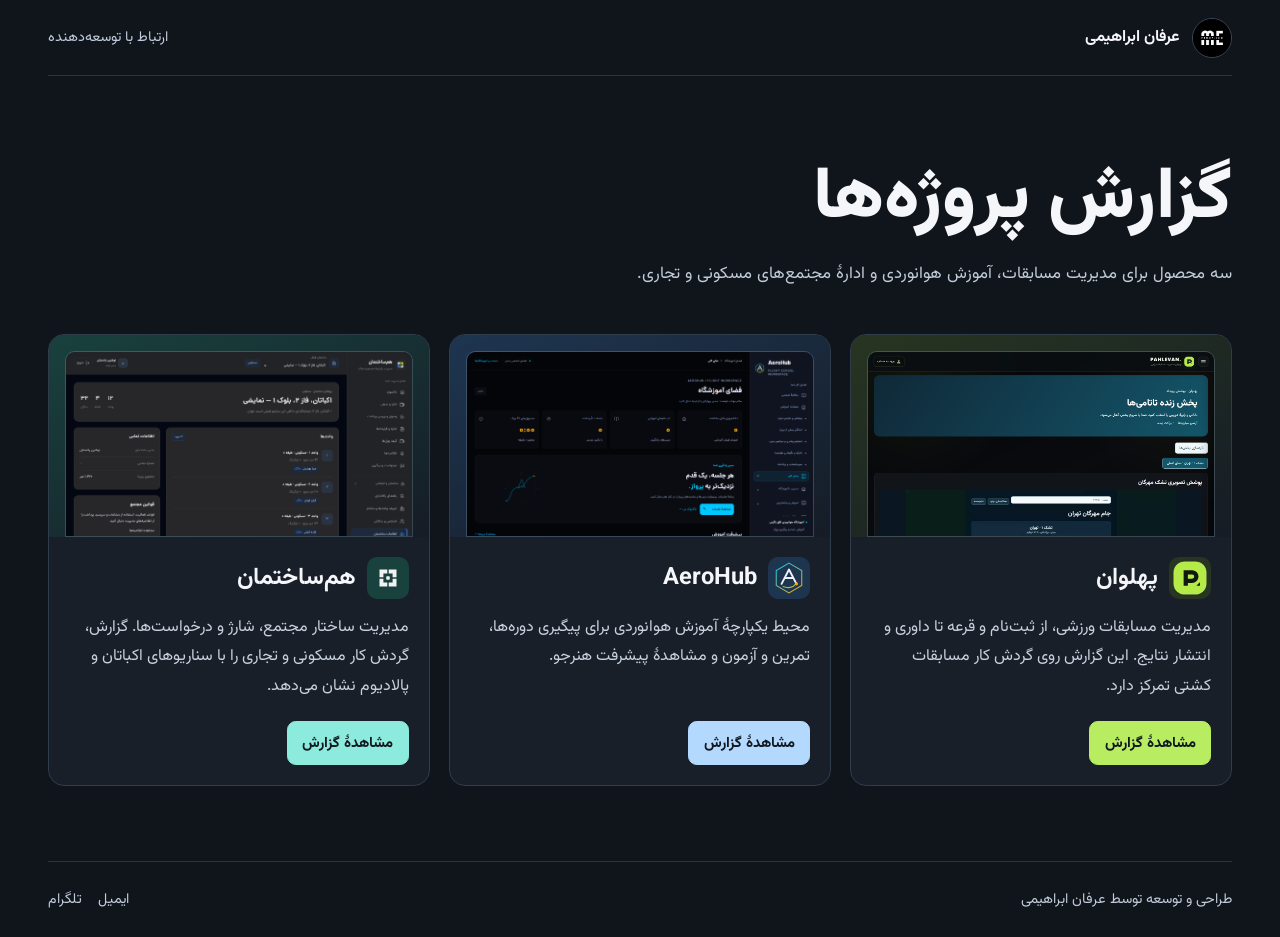
<file: index.html>
<!doctype html>
<html lang="fa" dir="rtl">
<head>
  <meta charset="utf-8">
  <meta name="viewport" content="width=device-width, initial-scale=1">
  <meta name="description" content="گزارش تصویری سه محصول عرفان ابراهیمی، پهلوان، AeroHub و هم‌ساختمان.">
  <title>پروژه‌های عرفان ابراهیمی</title>
  <link rel="icon" href="./pahlevan/assets/developer-me-still.png" type="image/png">
  <link rel="stylesheet" href="./site.css">
</head>
<body>
  <header class="frame masthead">
    <a class="identity" href="./" aria-current="page">
      <img src="./pahlevan/assets/developer-me-still.png" alt="" width="40" height="40">
      عرفان ابراهیمی
    </a>
    <a class="contact" href="mailto:ebrahimi.erfan89@gmail.com">ارتباط با توسعه‌دهنده</a>
  </header>

  <main class="frame">
    <div class="intro">
      <h1>گزارش پروژه‌ها</h1>
      <p>سه محصول برای مدیریت مسابقات، آموزش هوانوردی و ادارهٔ مجتمع‌های مسکونی و تجاری.</p>
    </div>

    <div class="projects">
      <article class="project pahlevan">
        <div class="project-image"><img src="./pahlevan/screen-previews/08-live.png" alt="نمای ثبت و پیگیری زندهٔ مسابقات پهلوان" width="480" height="270"></div>
        <div class="project-body">
          <div class="project-title"><img src="./pahlevan/assets/pahlevan-mark.svg" alt="" width="42" height="42"><h2>پهلوان</h2></div>
          <p>مدیریت مسابقات ورزشی، از ثبت‌نام و قرعه تا داوری و انتشار نتایج. این گزارش روی گردش کار مسابقات کشتی تمرکز دارد.</p>
          <div class="actions"><a href="./pahlevan/" aria-label="مشاهدهٔ گزارش پهلوان">مشاهدهٔ گزارش</a></div>
        </div>
      </article>

      <article class="project aerohub">
        <div class="project-image"><img src="./aerohub/screen-previews/dashboard.png" alt="نمای داشبورد آموزش هوانوردی AeroHub" width="480" height="270"></div>
        <div class="project-body">
          <div class="project-title"><img src="./aerohub/assets/symbol.svg" alt="" width="42" height="42"><h2 dir="ltr">AeroHub</h2></div>
          <p>محیط یکپارچهٔ آموزش هوانوردی برای پیگیری دوره‌ها، تمرین و آزمون و مشاهدهٔ پیشرفت هنرجو.</p>
          <div class="actions"><a href="./aerohub/" aria-label="مشاهدهٔ گزارش AeroHub">مشاهدهٔ گزارش</a></div>
        </div>
      </article>

      <article class="project building">
        <div class="project-image"><img src="./ham-sakhteman/screen-previews/structure.png" alt="نمای ساختار درختی مجتمع در هم‌ساختمان" width="480" height="270"></div>
        <div class="project-body">
          <div class="project-title"><img src="./ham-sakhteman/assets/brand.svg" alt="" width="42" height="42"><h2>هم‌ساختمان</h2></div>
          <p>مدیریت ساختار مجتمع، شارژ و درخواست‌ها. گزارش، گردش کار مسکونی و تجاری را با سناریوهای اکباتان و پالادیوم نشان می‌دهد.</p>
          <div class="actions"><a href="./ham-sakhteman/" aria-label="مشاهدهٔ گزارش هم‌ساختمان">مشاهدهٔ گزارش</a></div>
        </div>
      </article>
    </div>
  </main>

  <footer class="frame footer">
    <span>طراحی و توسعه توسط عرفان ابراهیمی</span>
    <nav aria-label="روش‌های ارتباط">
      <a href="mailto:ebrahimi.erfan89@gmail.com">ایمیل</a>
      <a href="https://t.me/ME_7676">تلگرام</a>
    </nav>
  </footer>
</body>
</html>
</file>
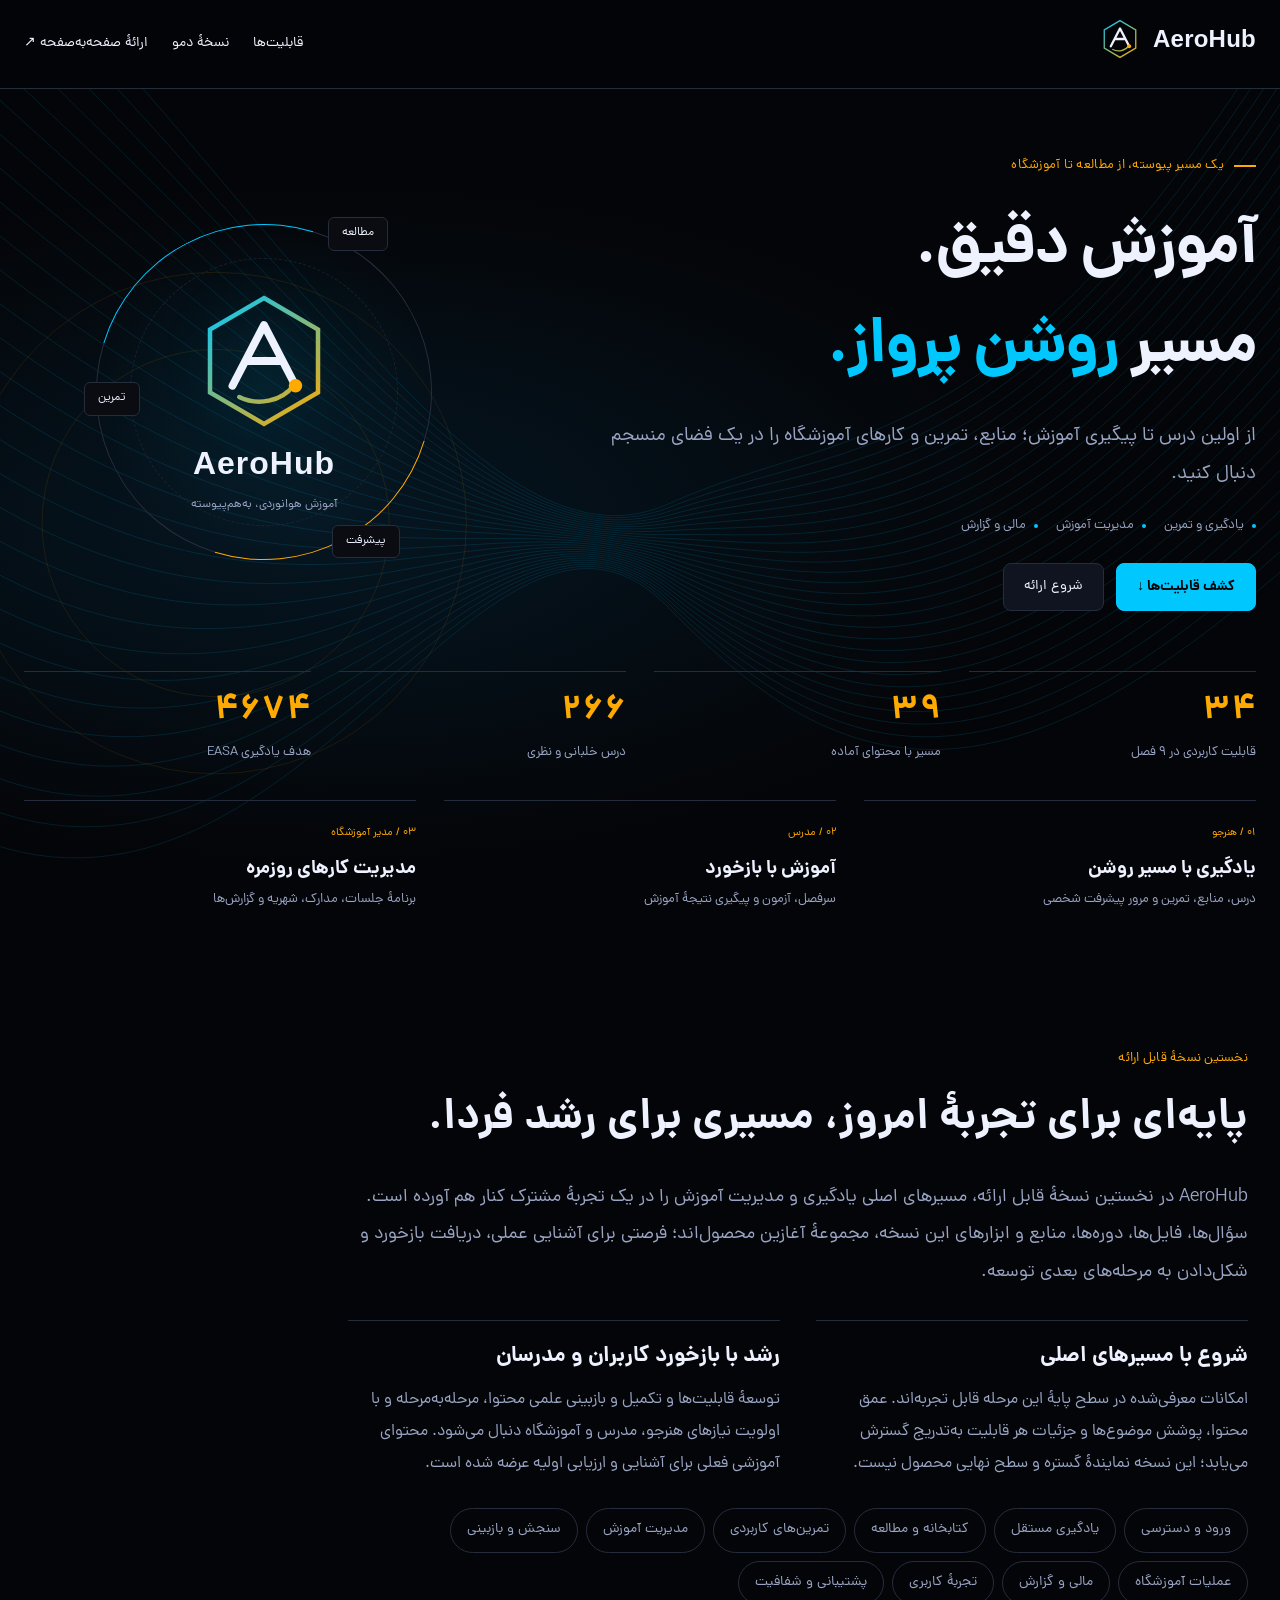
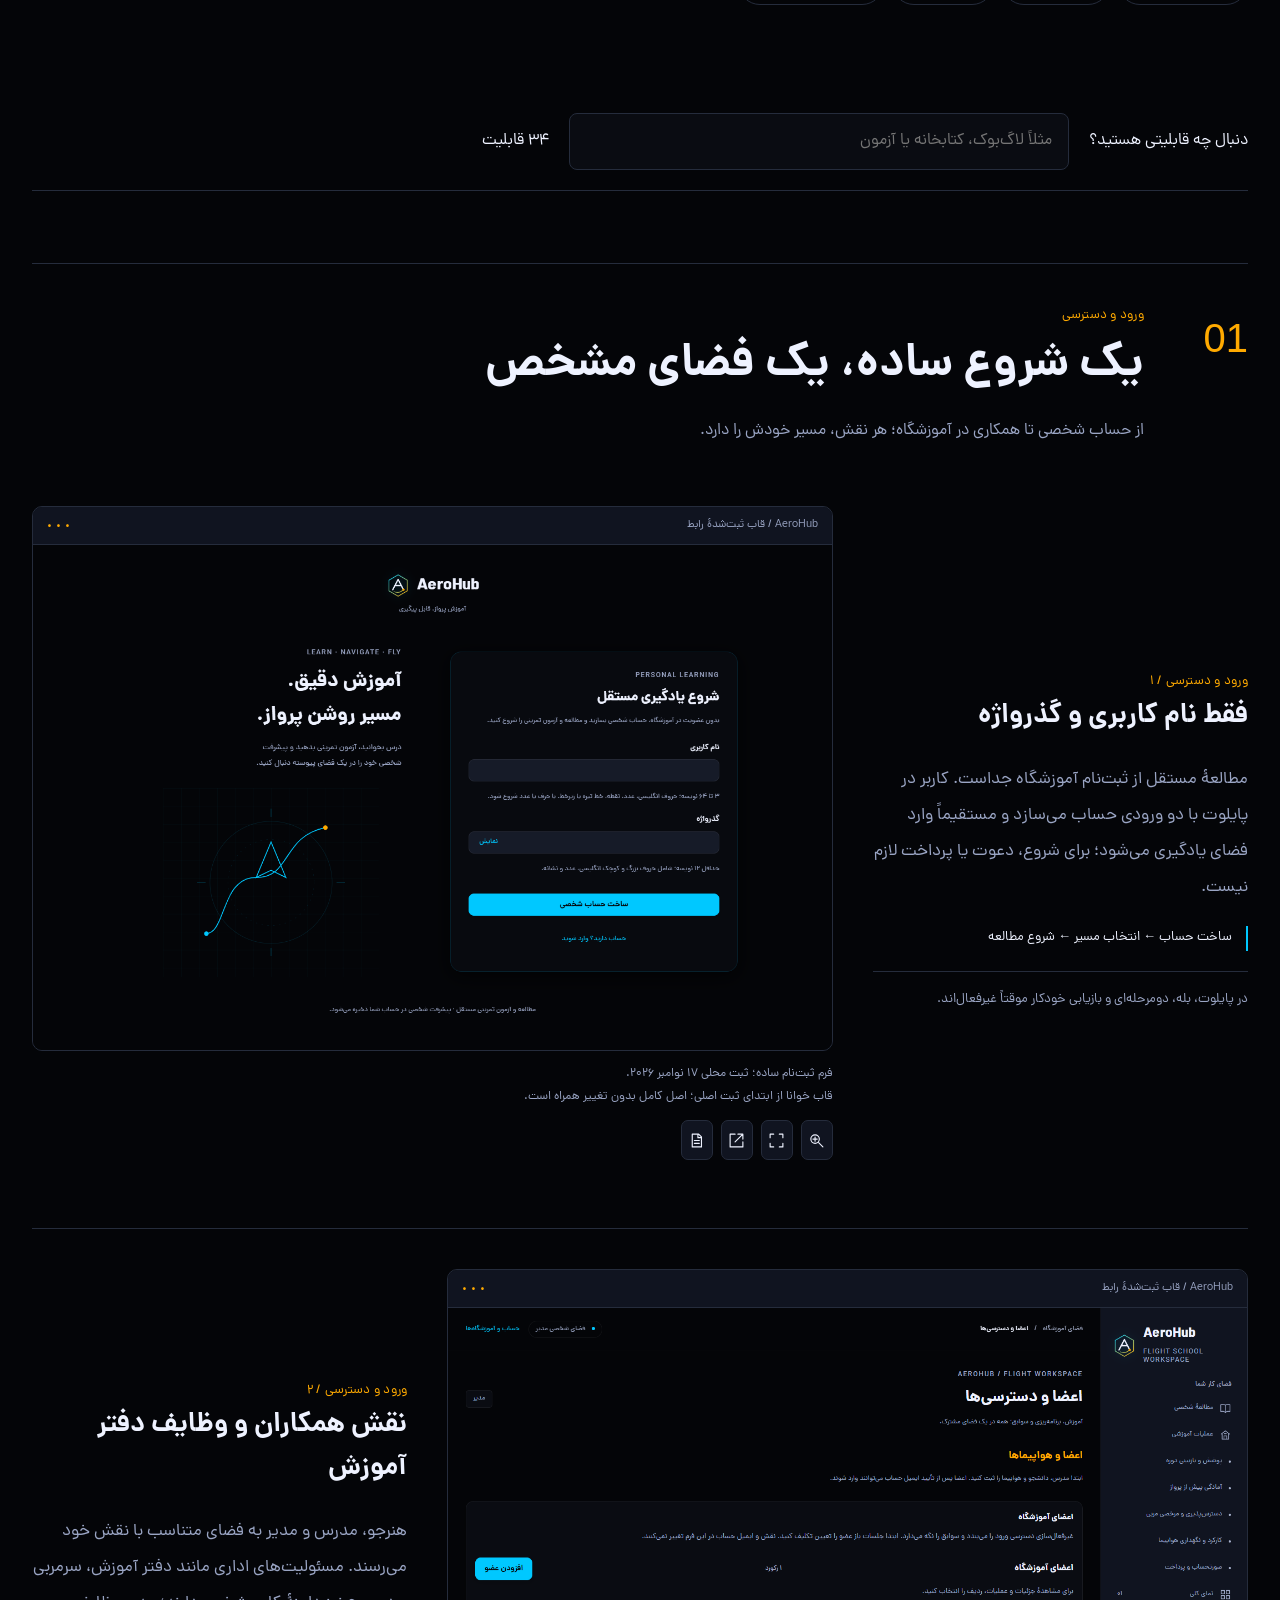
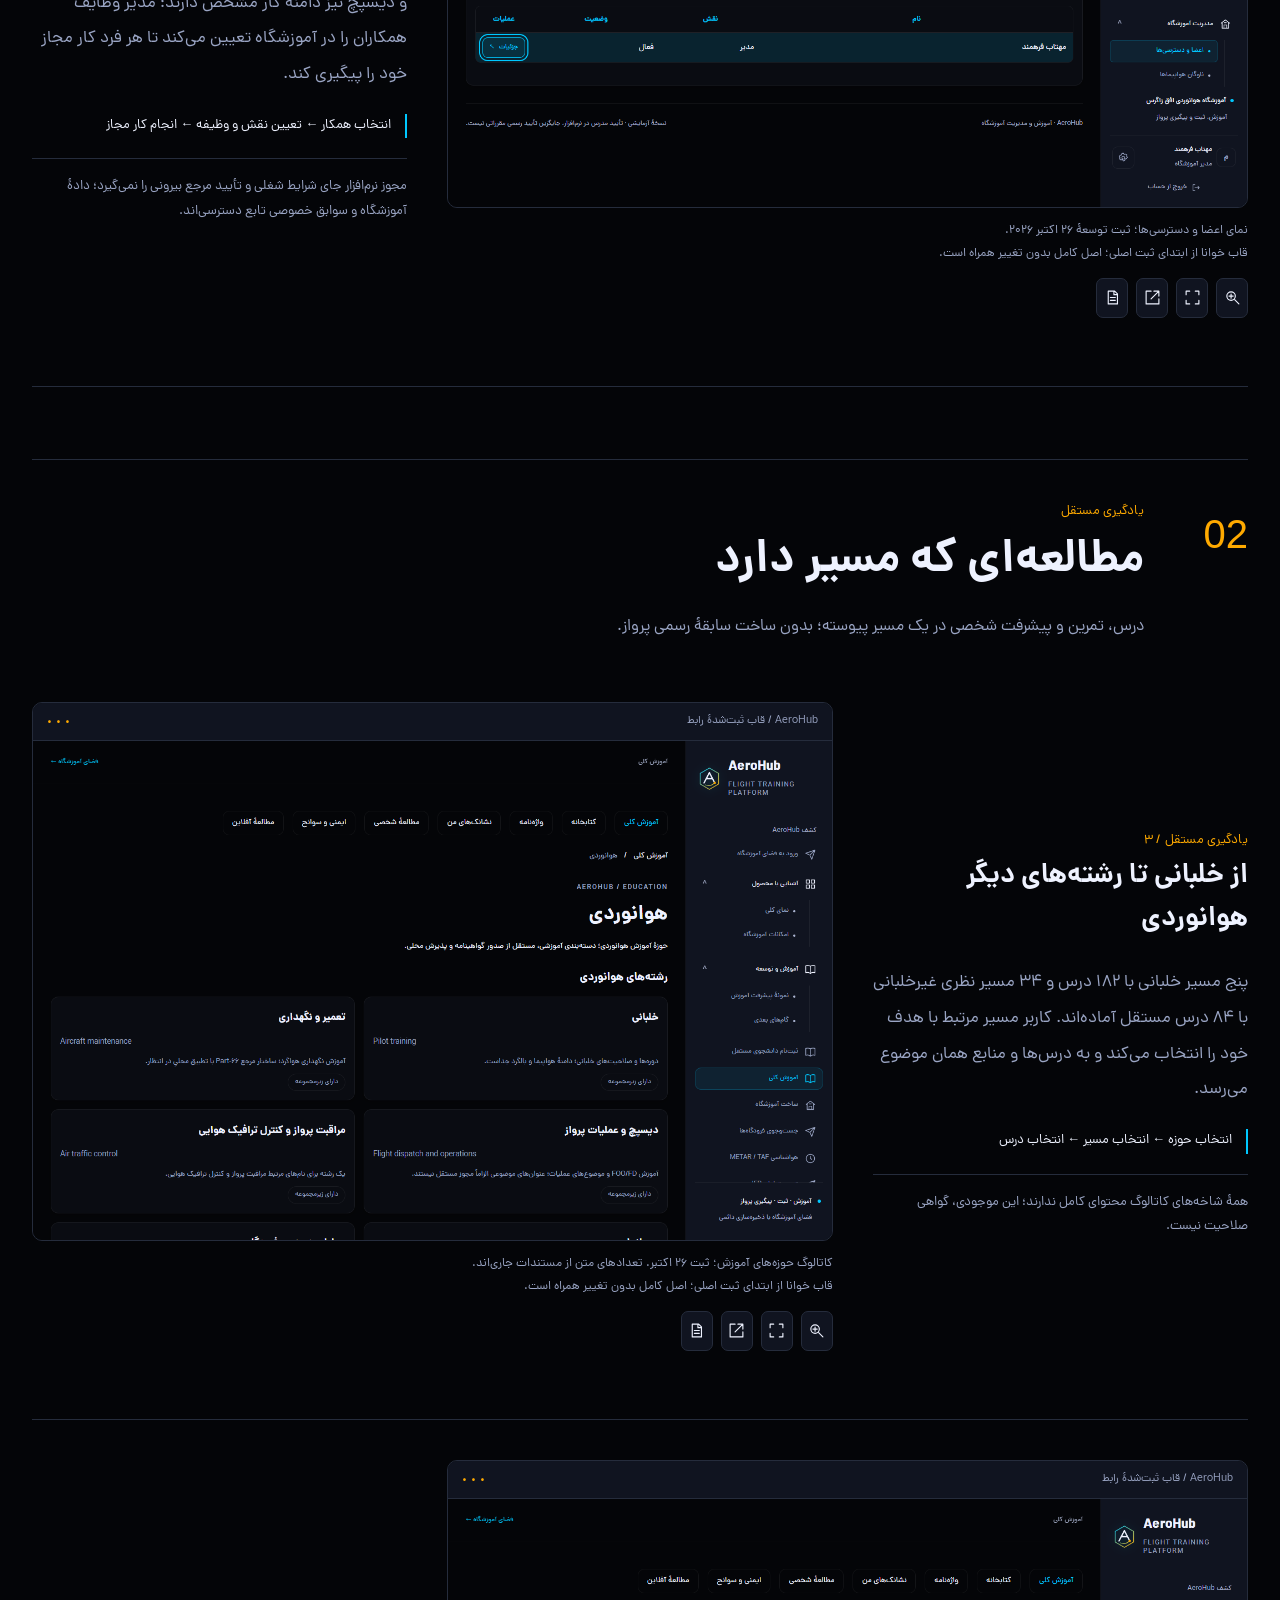
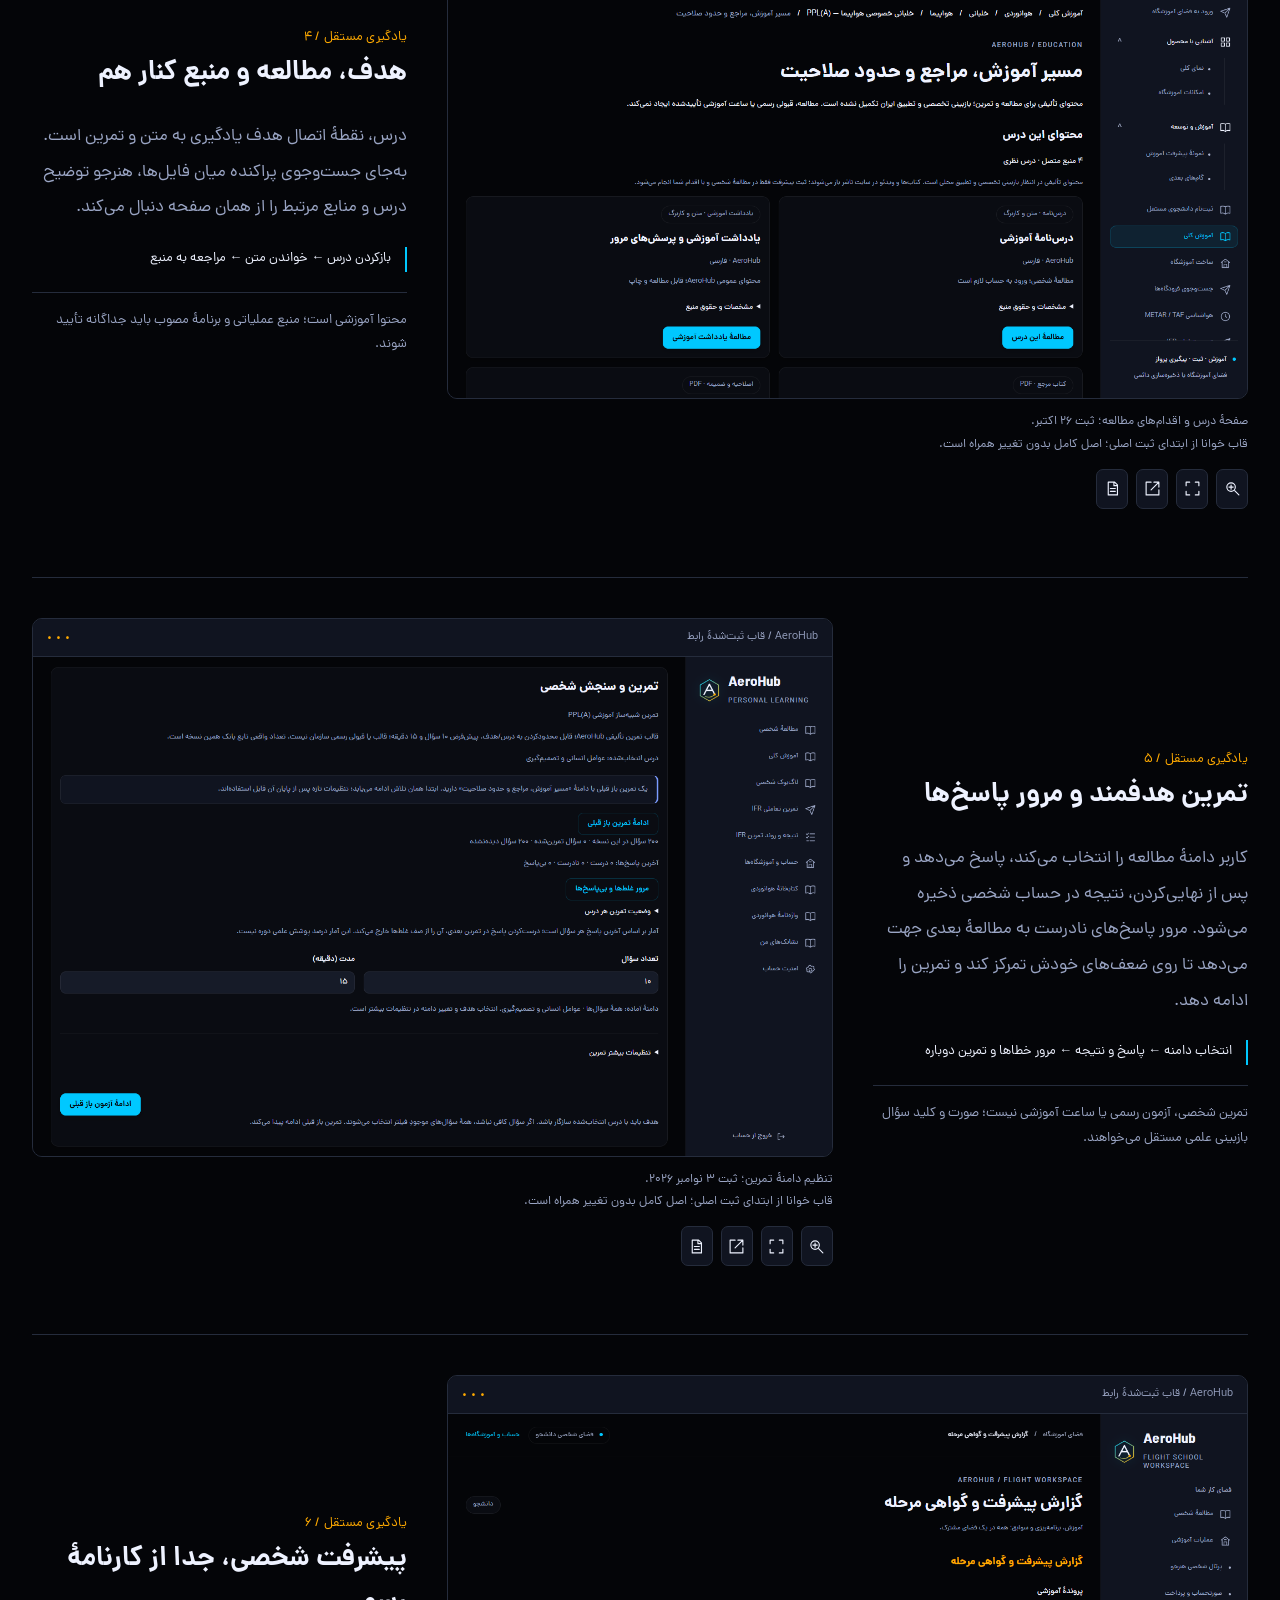
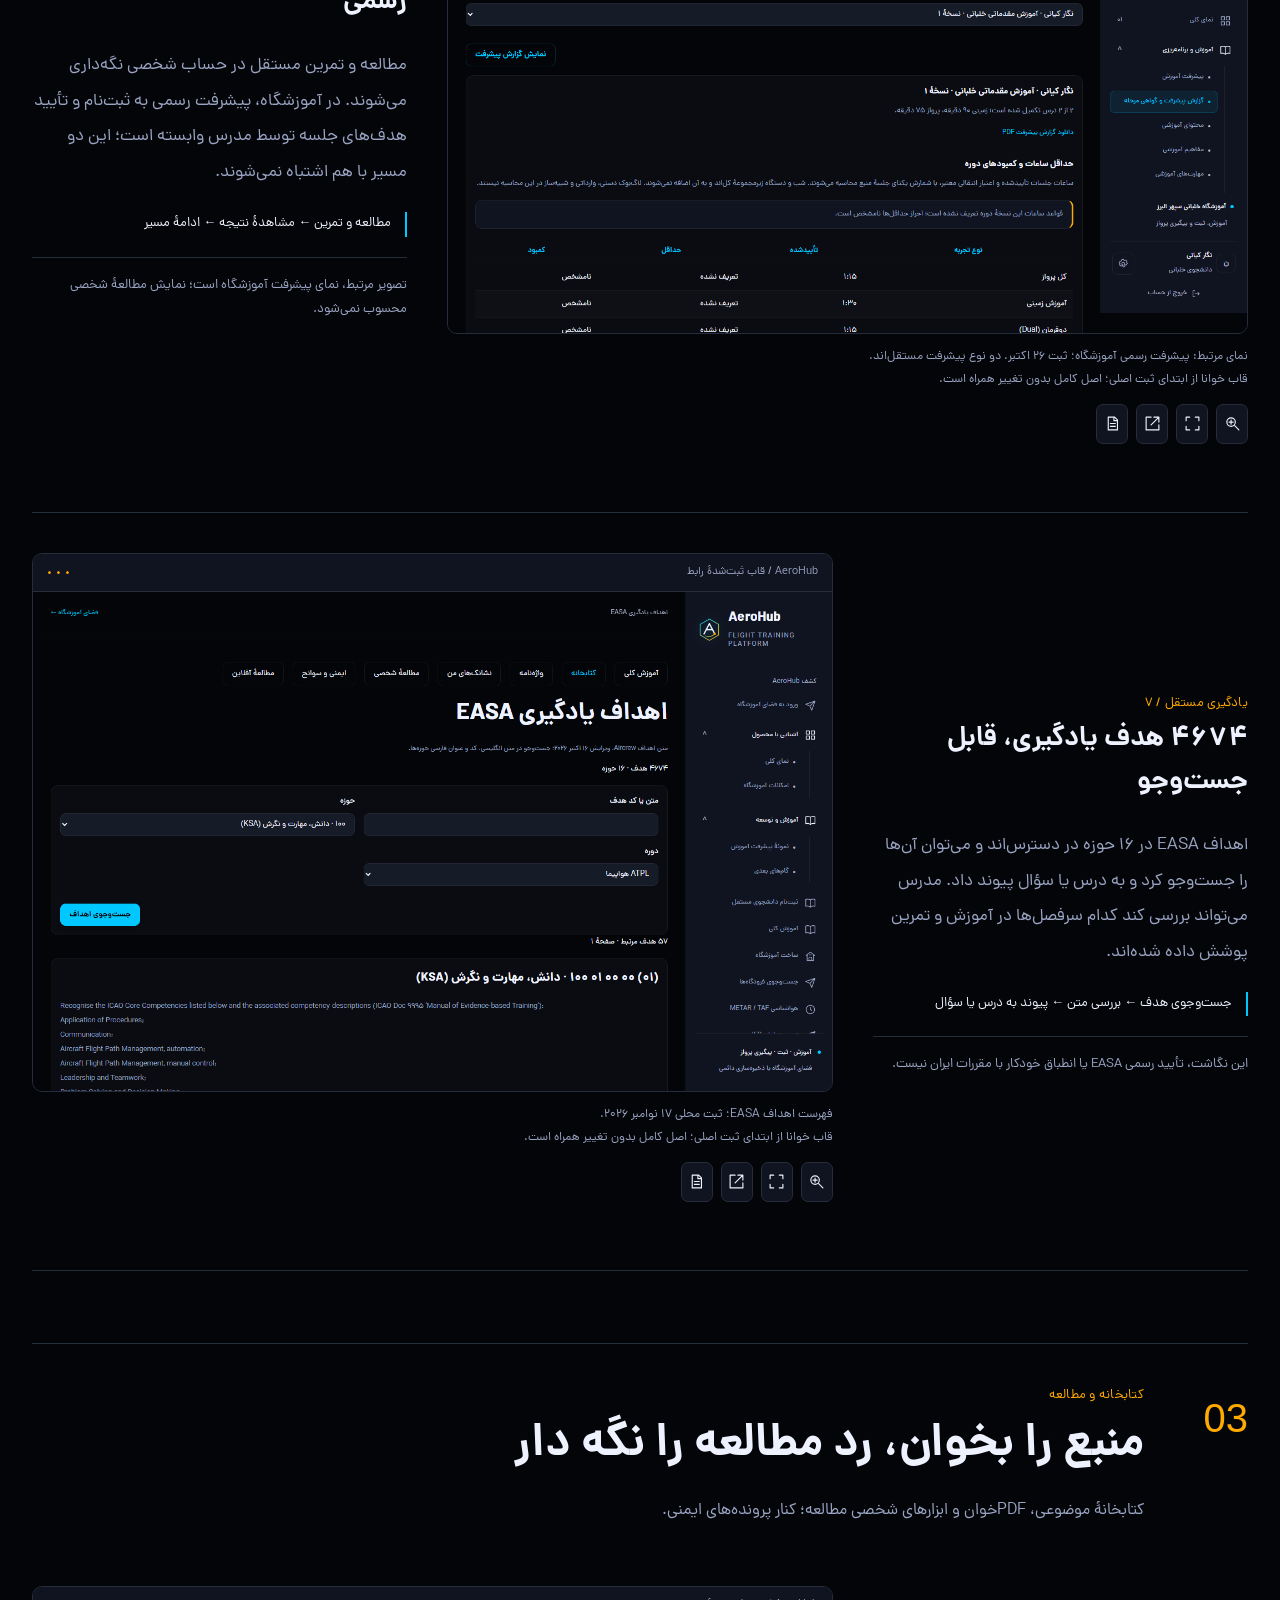
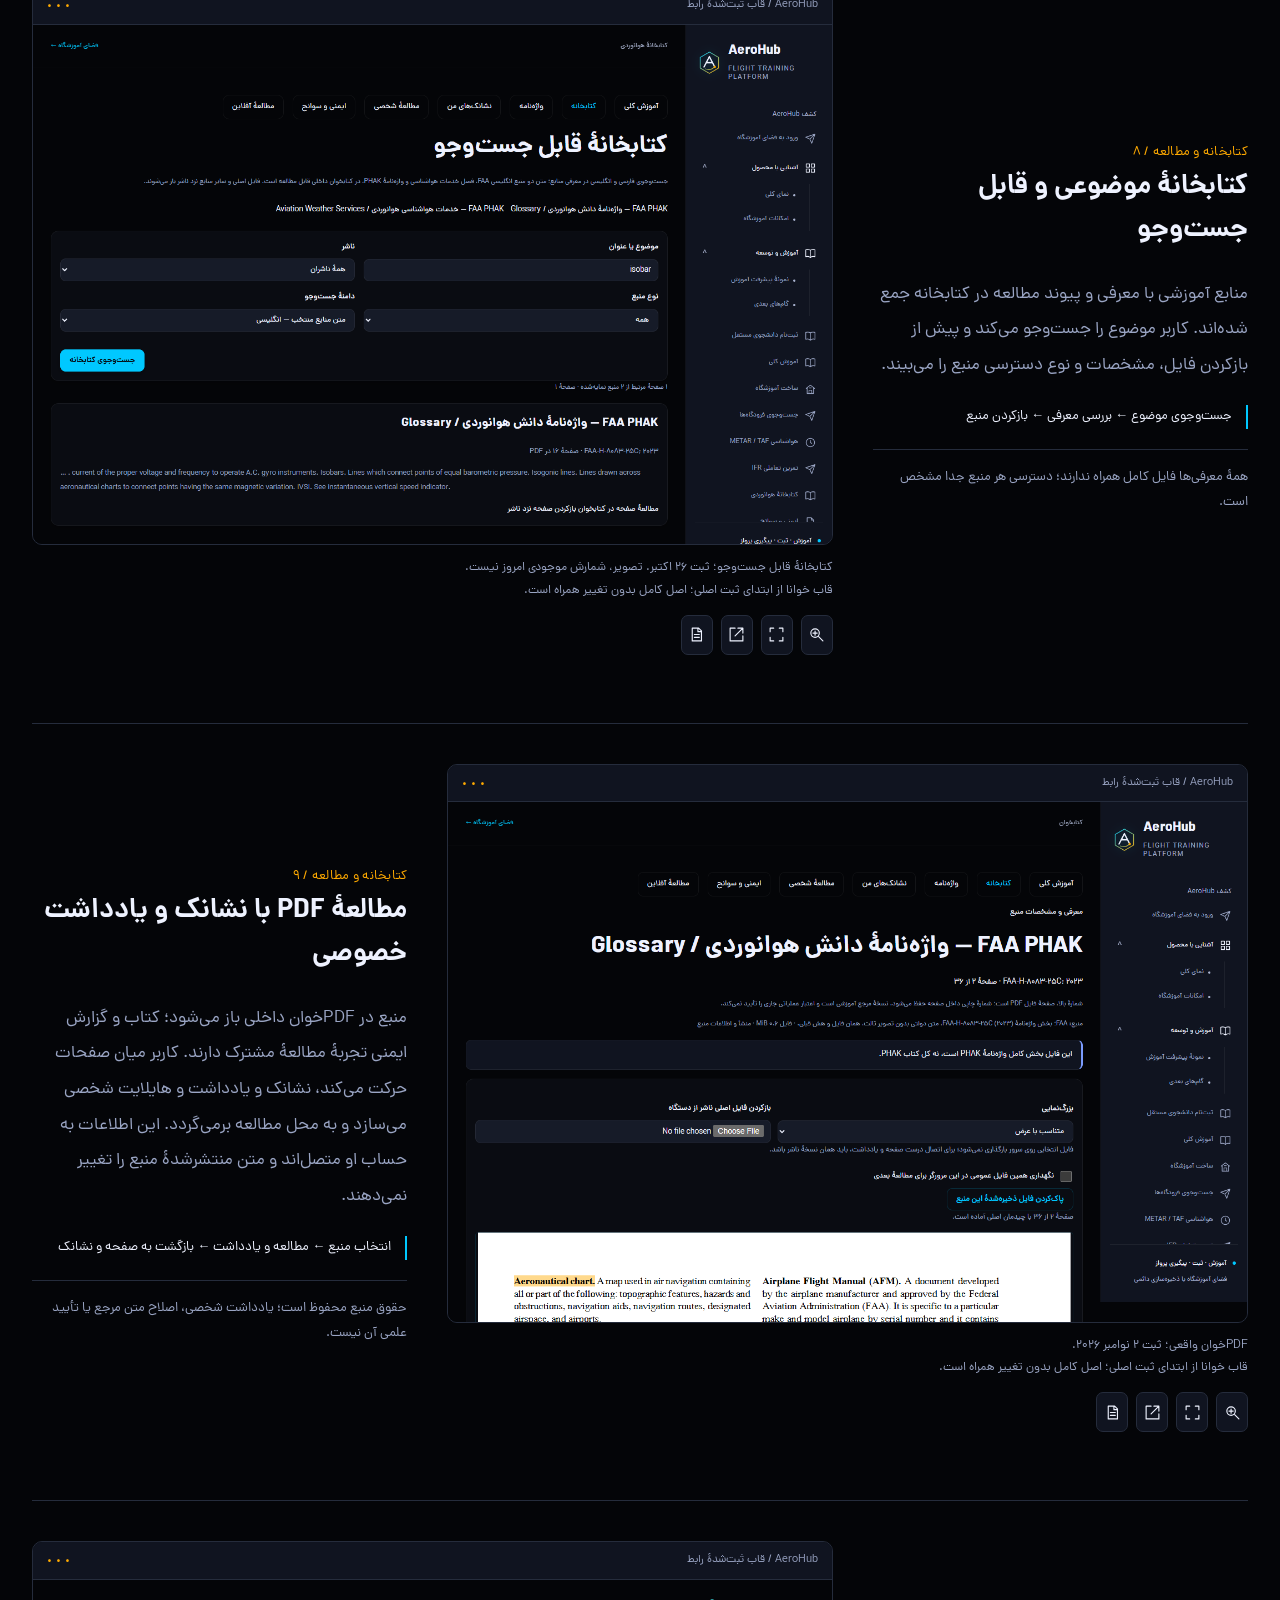
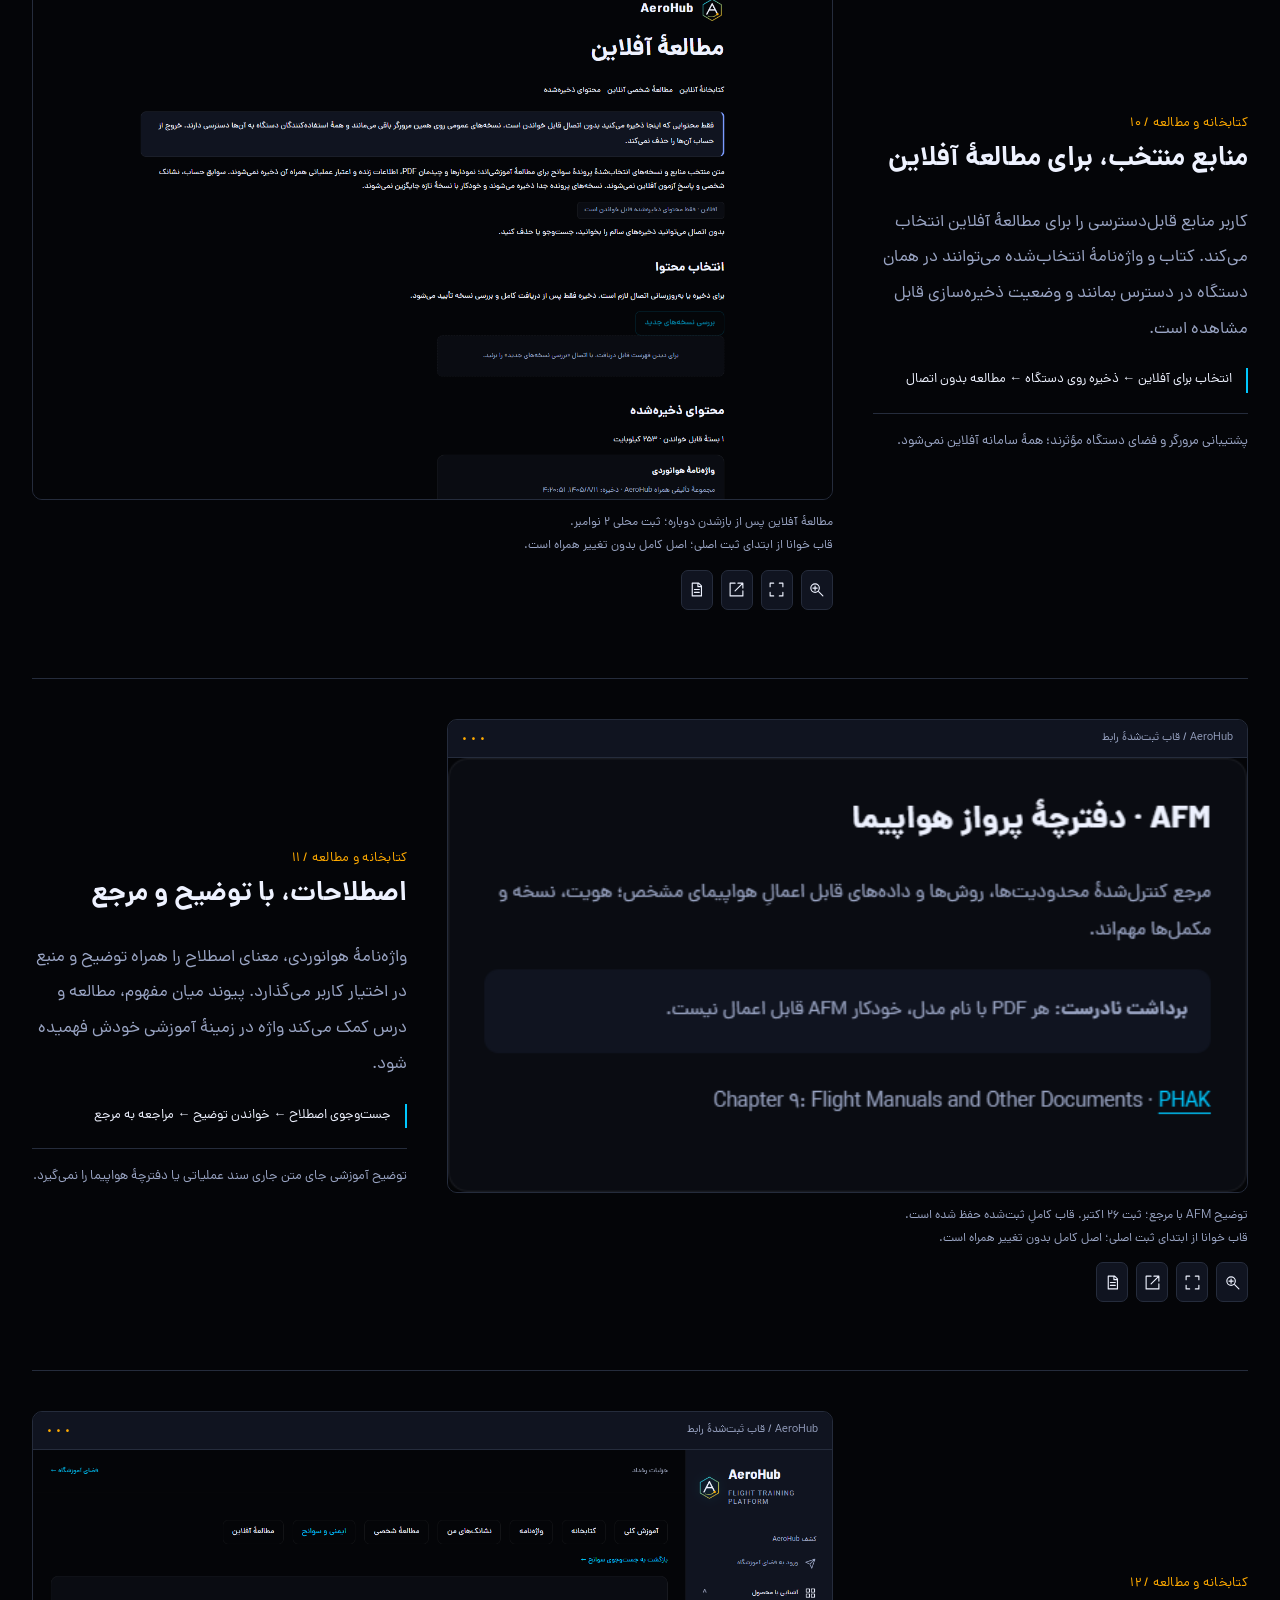
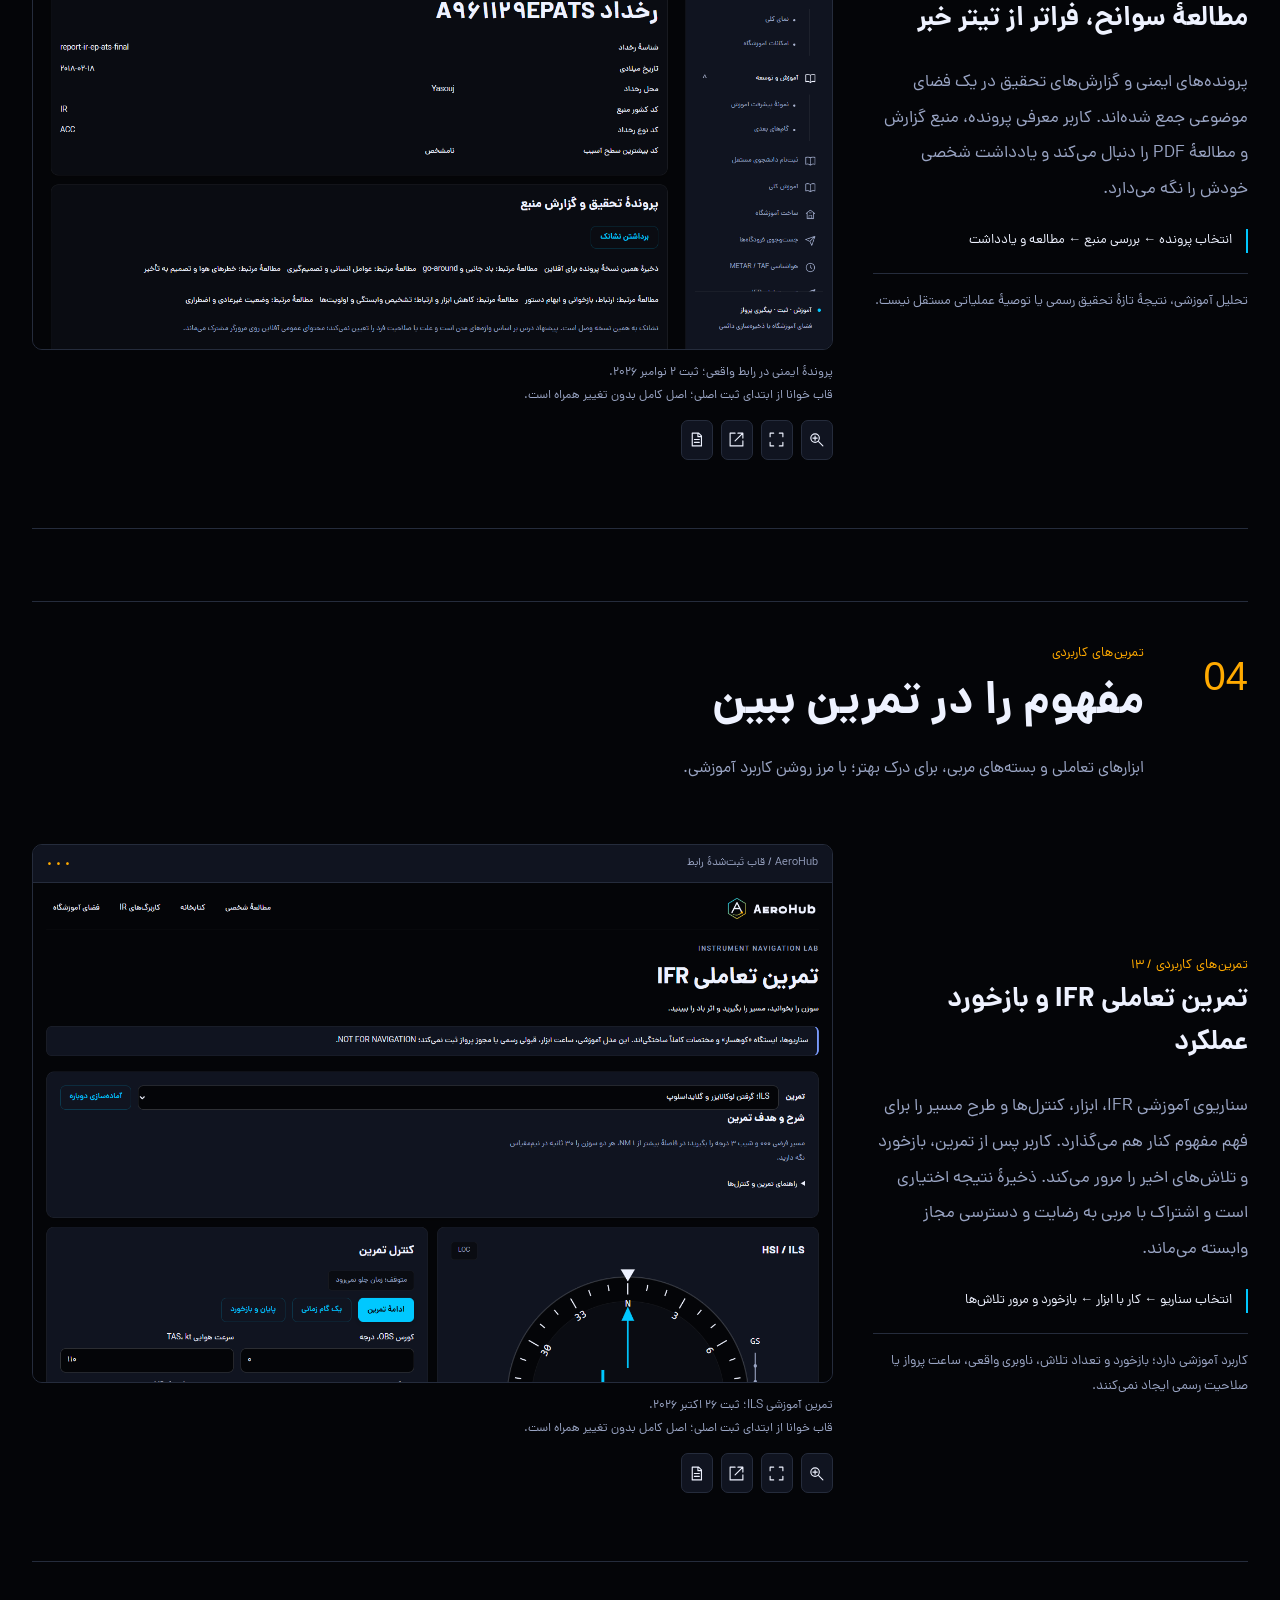
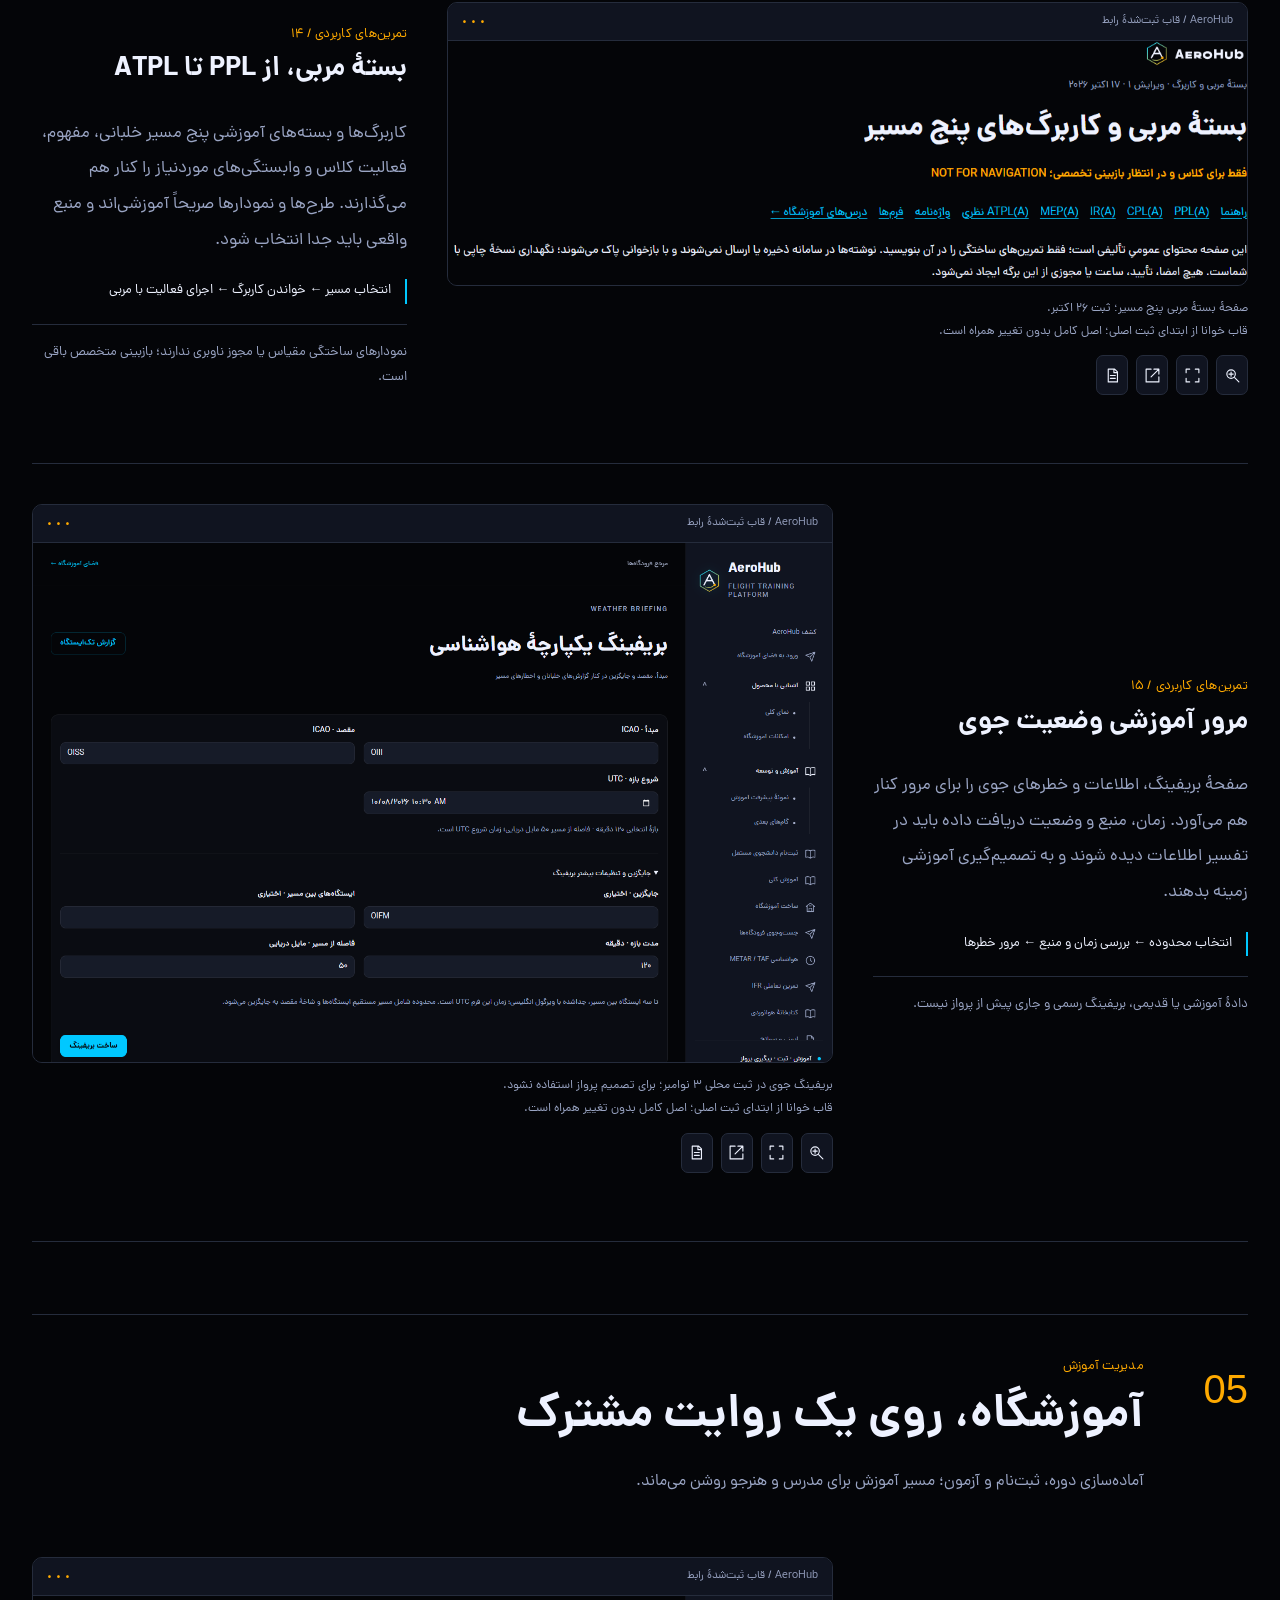
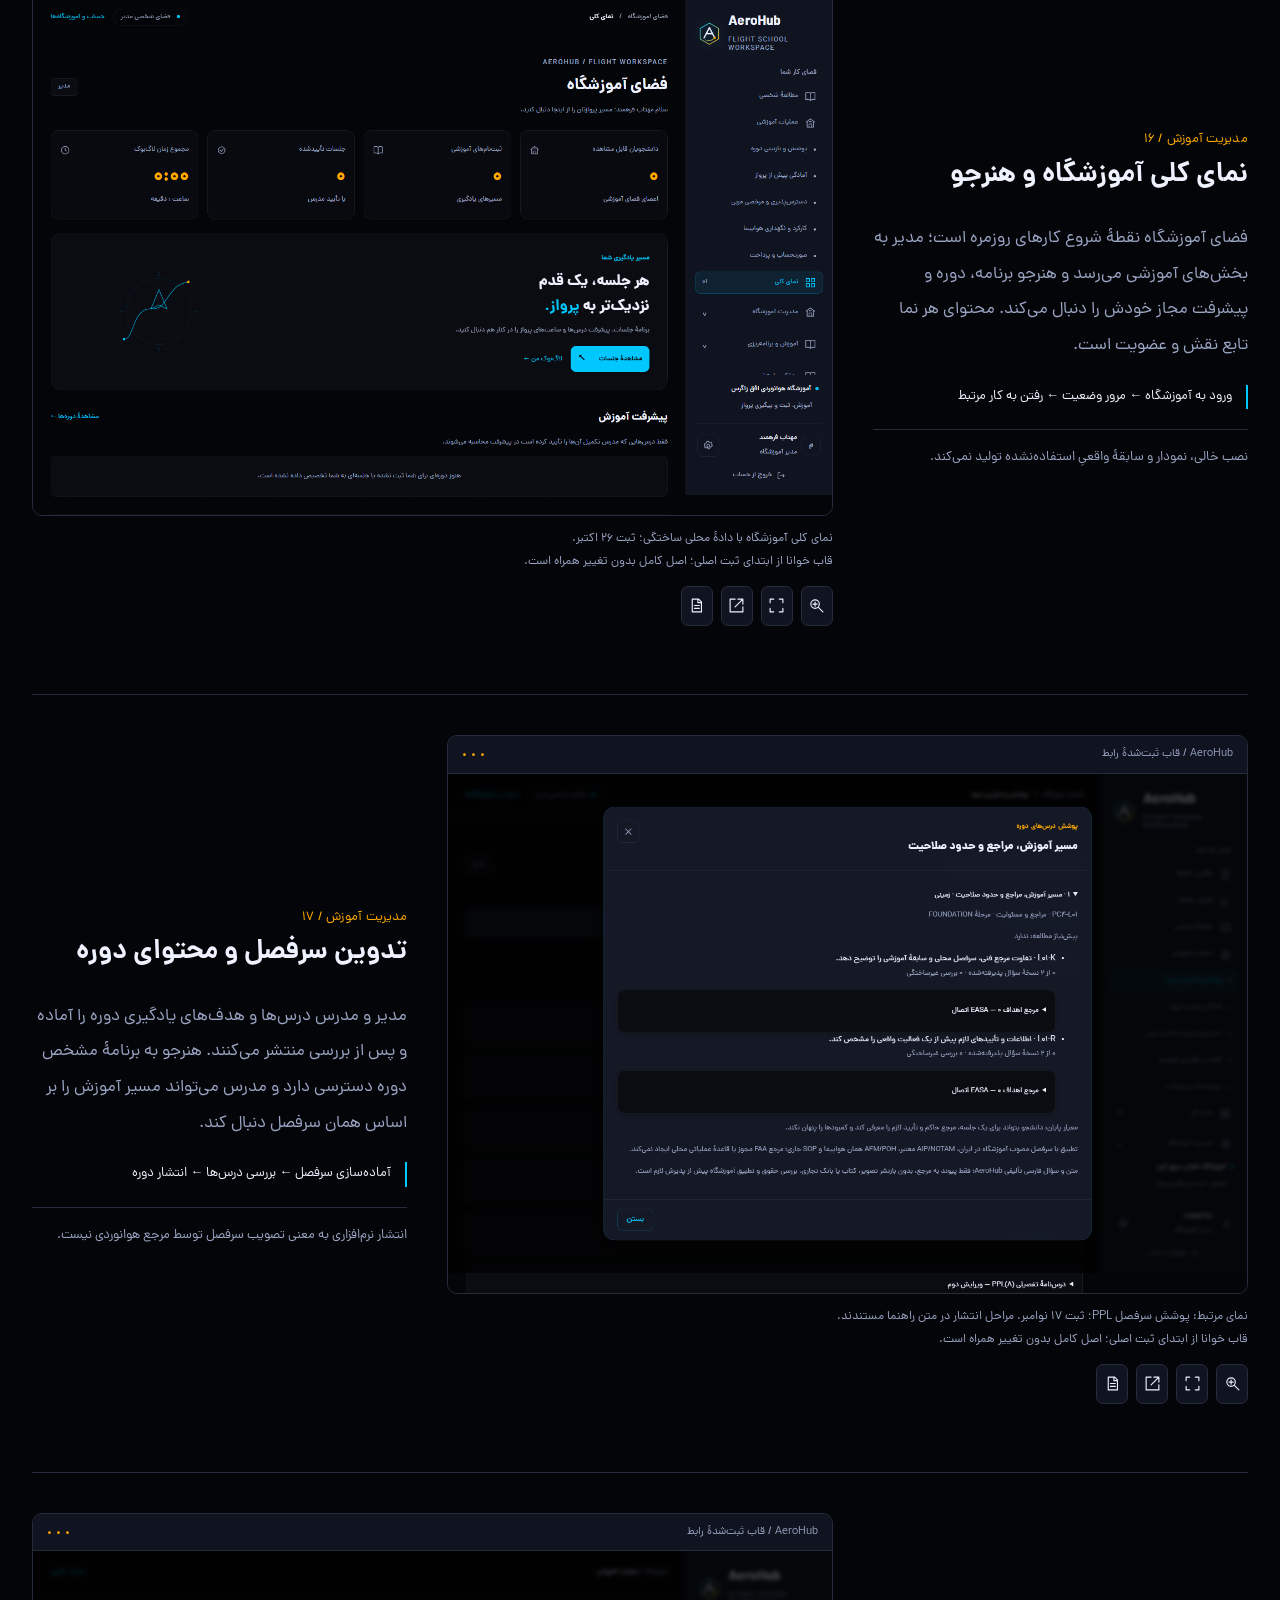
<file: aerohub/index.html>
<!doctype html>
<html lang="fa" dir="rtl"><head><meta charset="utf-8"><meta name="viewport" content="width=device-width,initial-scale=1"><meta name="color-scheme" content="dark"><title>AeroHub | آموزش دقیق، مسیر روشن پرواز</title><link rel="icon" href="assets/symbol.svg"><link rel="stylesheet" href="showcase.css"></head><body><a class="skip" href="#content">رفتن به معرفی قابلیت‌ها</a><header class="topbar"><a href="#" aria-label="AeroHub، آغاز معرفی"><span class="brand"><img src="assets/symbol.svg" alt="">AeroHub</span></a><nav aria-label="راهنما"><a href="#content">قابلیت‌ها</a><a href="#demo">نسخهٔ دمو</a><a href="presentation.html">ارائهٔ صفحه‌به‌صفحه ↗</a></nav></header><section class="hero opening-hero"><div class="opening-main"><div class="hero-copy"><span class="eyebrow opening-kicker">یک مسیر پیوسته، از مطالعه تا آموزشگاه</span><h1>آموزش دقیق.<br>مسیر <em>روشن پرواز.</em></h1><p>از اولین درس تا پیگیری آموزش؛ منابع، تمرین و کارهای آموزشگاه را در یک فضای منسجم دنبال کنید.</p><div class="opening-topics"><span>یادگیری و تمرین</span><span>مدیریت آموزش</span><span>مالی و گزارش</span></div><div class="actions"><a class="button primary" href="#content">کشف قابلیت‌ها ↓</a><a class="button" href="presentation.html">شروع ارائه</a></div></div><div class="opening-visual" aria-hidden="true"><div class="brand-orbit"><i class="orbit-ring orbit-outer"></i><i class="orbit-ring orbit-inner"></i><div class="orbit-core"><img src="assets/symbol.svg" alt=""><strong>AeroHub</strong><span>آموزش هوانوردی، به‌هم‌پیوسته</span></div><span class="orbit-label orbit-study">مطالعه</span><span class="orbit-label orbit-practice">تمرین</span><span class="orbit-label orbit-progress">پیشرفت</span></div></div></div><div class="metrics opening-metrics"><div><strong>۳۴</strong><span>قابلیت کاربردی در ۹ فصل</span></div><div><strong>۳۹</strong><span>مسیر با محتوای آماده</span></div><div><strong>۲۶۶</strong><span>درس خلبانی و نظری</span></div><div><strong>۴۶۷۴</strong><span>هدف یادگیری EASA</span></div></div><div class="opening-roles"><article><span>۰۱ / هنرجو</span><h3>یادگیری با مسیر روشن</h3><p>درس، منابع، تمرین و مرور پیشرفت شخصی</p></article><article><span>۰۲ / مدرس</span><h3>آموزش با بازخورد</h3><p>سرفصل، آزمون و پیگیری نتیجهٔ آموزش</p></article><article><span>۰۳ / مدیر آموزشگاه</span><h3>مدیریت کارهای روزمره</h3><p>برنامهٔ جلسات، مدارک، شهریه و گزارش‌ها</p></article></div></section><main class="wrap" id="content"><section class="intro"><div class="editorial-section" id="first-edition"><span class="eyebrow">نخستین نسخهٔ قابل ارائه</span><h2>پایه‌ای برای تجربهٔ امروز، مسیری برای رشد فردا.</h2><p class="editorial-intro">AeroHub در نخستین نسخهٔ قابل ارائه، مسیرهای اصلی یادگیری و مدیریت آموزش را در یک تجربهٔ مشترک کنار هم آورده است. سؤال‌ها، فایل‌ها، دوره‌ها، منابع و ابزارهای این نسخه، مجموعهٔ آغازین محصول‌اند؛ فرصتی برای آشنایی عملی، دریافت بازخورد و شکل‌دادن به مرحله‌های بعدی توسعه.</p><ul class="editorial-list"><li><h3>شروع با مسیرهای اصلی</h3><p>امکانات معرفی‌شده در سطح پایهٔ این مرحله قابل تجربه‌اند. عمق محتوا، پوشش موضوع‌ها و جزئیات هر قابلیت به‌تدریج گسترش می‌یابد؛ این نسخه نمایندهٔ گستره و سطح نهایی محصول نیست.</p></li><li><h3>رشد با بازخورد کاربران و مدرسان</h3><p>توسعهٔ قابلیت‌ها و تکمیل و بازبینی علمی محتوا، مرحله‌به‌مرحله و با اولویت نیازهای هنرجو، مدرس و آموزشگاه دنبال می‌شود. محتوای آموزشی فعلی برای آشنایی و ارزیابی اولیه عرضه شده است.</p></li></ul></div><nav class="chapter-nav" aria-label="فصل‌ها"><a href="#start">ورود و دسترسی</a><a href="#learn">یادگیری مستقل</a><a href="#library">کتابخانه و مطالعه</a><a href="#applied">تمرین‌های کاربردی</a><a href="#school">مدیریت آموزش</a><a href="#quality">سنجش و بازبینی</a><a href="#operations">عملیات آموزشگاه</a><a href="#finance">مالی و گزارش</a><a href="#experience">تجربهٔ کاربری</a><a href="#support-transparency">پشتیبانی و شفافیت</a></nav></section><div class="searchbar"><label for="feature-search">دنبال چه قابلیتی هستید؟</label><input id="feature-search" type="search" placeholder="مثلاً لاگ‌بوک، کتابخانه یا آزمون"><span id="search-count" aria-live="polite">۳۴ قابلیت</span></div><p class="empty-search" hidden>قابلیتی با این عبارت پیدا نشد.</p><section class="group" id="start"><header class="group-head"><span class="no">01</span><div><span class="eyebrow">ورود و دسترسی</span><h2>یک شروع ساده، یک فضای مشخص</h2><p>از حساب شخصی تا همکاری در آموزشگاه؛ هر نقش، مسیر خودش را دارد.</p></div></header><article class="feature" id="feature-account"><div class="copy"><span class="eyebrow">ورود و دسترسی / ۱</span><h3>فقط نام کاربری و گذرواژه</h3><p>مطالعهٔ مستقل از ثبت‌نام آموزشگاه جداست. کاربر در پایلوت با دو ورودی حساب می‌سازد و مستقیماً وارد فضای یادگیری می‌شود؛ برای شروع، دعوت یا پرداخت لازم نیست.</p><div class="flow">ساخت حساب ← انتخاب مسیر ← شروع مطالعه</div><div class="limit">در پایلوت، بله، دومرحله‌ای و بازیابی خودکار موقتاً غیرفعال‌اند.</div></div><figure class="shot"><div class="shot-frame"><div class="shot-bar"><span>AeroHub / قاب ثبت‌شدهٔ رابط</span><span aria-hidden="true">•••</span></div><button class="image-button" aria-label="بزرگ‌نمایی فقط نام کاربری و گذرواژه" data-image="screen-previews/account.png" data-title="فقط نام کاربری و گذرواژه"><img src="screen-previews/account.png" alt="فرم ثبت‌نام ساده؛ ثبت محلی ۱۷ نوامبر ۲۰۲۶." loading="lazy"></button></div><figcaption>فرم ثبت‌نام ساده؛ ثبت محلی ۱۷ نوامبر ۲۰۲۶.<br>قاب خوانا از ابتدای ثبت اصلی؛ اصل کامل بدون تغییر همراه است.</figcaption><div class="actions image-actions"><button data-image="screen-previews/account.png" data-title="فقط نام کاربری و گذرواژه" aria-label="بزرگ‌نمایی قاب فقط نام کاربری و گذرواژه" title="بزرگ‌نمایی"><svg viewbox="0 0 24 24" fill="none" stroke="currentColor" stroke-width="1.6" stroke-linecap="round" stroke-linejoin="round" aria-hidden="true"><circle cx="10" cy="10" r="6"></circle><path d="m15 15 6 6M7 10h6m-3-3v6"></path></svg></button><button data-image="screenshots/account.png" data-title="فقط نام کاربری و گذرواژه — اصل کامل" aria-label="نمای کامل فقط نام کاربری و گذرواژه" title="نمای کامل"><svg viewbox="0 0 24 24" fill="none" stroke="currentColor" stroke-width="1.6" stroke-linecap="round" stroke-linejoin="round" aria-hidden="true"><path d="M8 3H3v5m13-5h5v5M3 16v5h5m13-5v5h-5"></path></svg></button><a href="screenshots/account.png" target="_blank" rel="noopener" aria-label="اصل تصویر فقط نام کاربری و گذرواژه" title="اصل تصویر"><svg viewbox="0 0 24 24" fill="none" stroke="currentColor" stroke-width="1.6" stroke-linecap="round" stroke-linejoin="round" aria-hidden="true"><path d="M14 3h7v7m0-7L10 14M10 3H3v18h18v-7"></path></svg></a><a href="presentation.html#page-3" aria-label="صفحهٔ ۳ در ارائه؛ فقط نام کاربری و گذرواژه" title="مشاهده در ارائه"><svg viewbox="0 0 24 24" fill="none" stroke="currentColor" stroke-width="1.6" stroke-linecap="round" stroke-linejoin="round" aria-hidden="true"><path d="M6 3h9l4 4v14H6zM14 3v5h5M9 12h7m-7 4h7"></path></svg></a></div></figure></article><article class="feature" id="feature-roles"><span class="feature-alias" id="feature-staff" aria-hidden="true"></span><div class="copy"><span class="eyebrow">ورود و دسترسی / ۲</span><h3>نقش همکاران و وظایف دفتر آموزش</h3><p>هنرجو، مدرس و مدیر به فضای متناسب با نقش خود می‌رسند. مسئولیت‌های اداری مانند دفتر آموزش، سرمربی و دیسپچ نیز دامنهٔ کار مشخص دارند؛ مدیر وظایف همکاران را در آموزشگاه تعیین می‌کند تا هر فرد کار مجاز خود را پیگیری کند.</p><div class="flow">انتخاب همکار ← تعیین نقش و وظیفه ← انجام کار مجاز</div><div class="limit">مجوز نرم‌افزار جای شرایط شغلی و تأیید مرجع بیرونی را نمی‌گیرد؛ دادهٔ آموزشگاه و سوابق خصوصی تابع دسترسی‌اند.</div></div><figure class="shot"><div class="shot-frame"><div class="shot-bar"><span>AeroHub / قاب ثبت‌شدهٔ رابط</span><span aria-hidden="true">•••</span></div><button class="image-button" aria-label="بزرگ‌نمایی نقش همکاران و وظایف دفتر آموزش" data-image="screen-previews/roles.png" data-title="نقش همکاران و وظایف دفتر آموزش"><img src="screen-previews/roles.png" alt="نمای اعضا و دسترسی‌ها؛ ثبت توسعهٔ ۲۶ اکتبر ۲۰۲۶." loading="lazy"></button></div><figcaption>نمای اعضا و دسترسی‌ها؛ ثبت توسعهٔ ۲۶ اکتبر ۲۰۲۶.<br>قاب خوانا از ابتدای ثبت اصلی؛ اصل کامل بدون تغییر همراه است.</figcaption><div class="actions image-actions"><button data-image="screen-previews/roles.png" data-title="نقش همکاران و وظایف دفتر آموزش" aria-label="بزرگ‌نمایی قاب نقش همکاران و وظایف دفتر آموزش" title="بزرگ‌نمایی"><svg viewbox="0 0 24 24" fill="none" stroke="currentColor" stroke-width="1.6" stroke-linecap="round" stroke-linejoin="round" aria-hidden="true"><circle cx="10" cy="10" r="6"></circle><path d="m15 15 6 6M7 10h6m-3-3v6"></path></svg></button><button data-image="screenshots/roles.png" data-title="نقش همکاران و وظایف دفتر آموزش — اصل کامل" aria-label="نمای کامل نقش همکاران و وظایف دفتر آموزش" title="نمای کامل"><svg viewbox="0 0 24 24" fill="none" stroke="currentColor" stroke-width="1.6" stroke-linecap="round" stroke-linejoin="round" aria-hidden="true"><path d="M8 3H3v5m13-5h5v5M3 16v5h5m13-5v5h-5"></path></svg></button><a href="screenshots/roles.png" target="_blank" rel="noopener" aria-label="اصل تصویر نقش همکاران و وظایف دفتر آموزش" title="اصل تصویر"><svg viewbox="0 0 24 24" fill="none" stroke="currentColor" stroke-width="1.6" stroke-linecap="round" stroke-linejoin="round" aria-hidden="true"><path d="M14 3h7v7m0-7L10 14M10 3H3v18h18v-7"></path></svg></a><a href="presentation.html#page-4" aria-label="صفحهٔ ۴ در ارائه؛ نقش همکاران و وظایف دفتر آموزش" title="مشاهده در ارائه"><svg viewbox="0 0 24 24" fill="none" stroke="currentColor" stroke-width="1.6" stroke-linecap="round" stroke-linejoin="round" aria-hidden="true"><path d="M6 3h9l4 4v14H6zM14 3v5h5M9 12h7m-7 4h7"></path></svg></a></div></figure></article></section><section class="group" id="learn"><header class="group-head"><span class="no">02</span><div><span class="eyebrow">یادگیری مستقل</span><h2>مطالعه‌ای که مسیر دارد</h2><p>درس، تمرین و پیشرفت شخصی در یک مسیر پیوسته؛ بدون ساخت سابقهٔ رسمی پرواز.</p></div></header><article class="feature" id="feature-paths"><div class="copy"><span class="eyebrow">یادگیری مستقل / ۳</span><h3>از خلبانی تا رشته‌های دیگر هوانوردی</h3><p>پنج مسیر خلبانی با ۱۸۲ درس و ۳۴ مسیر نظری غیرخلبانی با ۸۴ درس مستقل آماده‌اند. کاربر مسیر مرتبط با هدف خود را انتخاب می‌کند و به درس‌ها و منابع همان موضوع می‌رسد.</p><div class="flow">انتخاب حوزه ← انتخاب مسیر ← انتخاب درس</div><div class="limit">همهٔ شاخه‌های کاتالوگ محتوای کامل ندارند؛ این موجودی، گواهی صلاحیت نیست.</div></div><figure class="shot"><div class="shot-frame"><div class="shot-bar"><span>AeroHub / قاب ثبت‌شدهٔ رابط</span><span aria-hidden="true">•••</span></div><button class="image-button" aria-label="بزرگ‌نمایی از خلبانی تا رشته‌های دیگر هوانوردی" data-image="screen-previews/paths.png" data-title="از خلبانی تا رشته‌های دیگر هوانوردی"><img src="screen-previews/paths.png" alt="کاتالوگ حوزه‌های آموزش؛ ثبت ۲۶ اکتبر. تعدادهای متن از مستندات جاری‌اند." loading="lazy"></button></div><figcaption>کاتالوگ حوزه‌های آموزش؛ ثبت ۲۶ اکتبر. تعدادهای متن از مستندات جاری‌اند.<br>قاب خوانا از ابتدای ثبت اصلی؛ اصل کامل بدون تغییر همراه است.</figcaption><div class="actions image-actions"><button data-image="screen-previews/paths.png" data-title="از خلبانی تا رشته‌های دیگر هوانوردی" aria-label="بزرگ‌نمایی قاب از خلبانی تا رشته‌های دیگر هوانوردی" title="بزرگ‌نمایی"><svg viewbox="0 0 24 24" fill="none" stroke="currentColor" stroke-width="1.6" stroke-linecap="round" stroke-linejoin="round" aria-hidden="true"><circle cx="10" cy="10" r="6"></circle><path d="m15 15 6 6M7 10h6m-3-3v6"></path></svg></button><button data-image="screenshots/paths.png" data-title="از خلبانی تا رشته‌های دیگر هوانوردی — اصل کامل" aria-label="نمای کامل از خلبانی تا رشته‌های دیگر هوانوردی" title="نمای کامل"><svg viewbox="0 0 24 24" fill="none" stroke="currentColor" stroke-width="1.6" stroke-linecap="round" stroke-linejoin="round" aria-hidden="true"><path d="M8 3H3v5m13-5h5v5M3 16v5h5m13-5v5h-5"></path></svg></button><a href="screenshots/paths.png" target="_blank" rel="noopener" aria-label="اصل تصویر از خلبانی تا رشته‌های دیگر هوانوردی" title="اصل تصویر"><svg viewbox="0 0 24 24" fill="none" stroke="currentColor" stroke-width="1.6" stroke-linecap="round" stroke-linejoin="round" aria-hidden="true"><path d="M14 3h7v7m0-7L10 14M10 3H3v18h18v-7"></path></svg></a><a href="presentation.html#page-5" aria-label="صفحهٔ ۵ در ارائه؛ از خلبانی تا رشته‌های دیگر هوانوردی" title="مشاهده در ارائه"><svg viewbox="0 0 24 24" fill="none" stroke="currentColor" stroke-width="1.6" stroke-linecap="round" stroke-linejoin="round" aria-hidden="true"><path d="M6 3h9l4 4v14H6zM14 3v5h5M9 12h7m-7 4h7"></path></svg></a></div></figure></article><article class="feature" id="feature-lessons"><div class="copy"><span class="eyebrow">یادگیری مستقل / ۴</span><h3>هدف، مطالعه و منبع کنار هم</h3><p>درس، نقطهٔ اتصال هدف یادگیری به متن و تمرین است. به‌جای جست‌وجوی پراکنده میان فایل‌ها، هنرجو توضیح درس و منابع مرتبط را از همان صفحه دنبال می‌کند.</p><div class="flow">بازکردن درس ← خواندن متن ← مراجعه به منبع</div><div class="limit">محتوا آموزشی است؛ منبع عملیاتی و برنامهٔ مصوب باید جداگانه تأیید شوند.</div></div><figure class="shot"><div class="shot-frame"><div class="shot-bar"><span>AeroHub / قاب ثبت‌شدهٔ رابط</span><span aria-hidden="true">•••</span></div><button class="image-button" aria-label="بزرگ‌نمایی هدف، مطالعه و منبع کنار هم" data-image="screen-previews/lessons.png" data-title="هدف، مطالعه و منبع کنار هم"><img src="screen-previews/lessons.png" alt="صفحهٔ درس و اقدام‌های مطالعه؛ ثبت ۲۶ اکتبر." loading="lazy"></button></div><figcaption>صفحهٔ درس و اقدام‌های مطالعه؛ ثبت ۲۶ اکتبر.<br>قاب خوانا از ابتدای ثبت اصلی؛ اصل کامل بدون تغییر همراه است.</figcaption><div class="actions image-actions"><button data-image="screen-previews/lessons.png" data-title="هدف، مطالعه و منبع کنار هم" aria-label="بزرگ‌نمایی قاب هدف، مطالعه و منبع کنار هم" title="بزرگ‌نمایی"><svg viewbox="0 0 24 24" fill="none" stroke="currentColor" stroke-width="1.6" stroke-linecap="round" stroke-linejoin="round" aria-hidden="true"><circle cx="10" cy="10" r="6"></circle><path d="m15 15 6 6M7 10h6m-3-3v6"></path></svg></button><button data-image="screenshots/lessons.png" data-title="هدف، مطالعه و منبع کنار هم — اصل کامل" aria-label="نمای کامل هدف، مطالعه و منبع کنار هم" title="نمای کامل"><svg viewbox="0 0 24 24" fill="none" stroke="currentColor" stroke-width="1.6" stroke-linecap="round" stroke-linejoin="round" aria-hidden="true"><path d="M8 3H3v5m13-5h5v5M3 16v5h5m13-5v5h-5"></path></svg></button><a href="screenshots/lessons.png" target="_blank" rel="noopener" aria-label="اصل تصویر هدف، مطالعه و منبع کنار هم" title="اصل تصویر"><svg viewbox="0 0 24 24" fill="none" stroke="currentColor" stroke-width="1.6" stroke-linecap="round" stroke-linejoin="round" aria-hidden="true"><path d="M14 3h7v7m0-7L10 14M10 3H3v18h18v-7"></path></svg></a><a href="presentation.html#page-6" aria-label="صفحهٔ ۶ در ارائه؛ هدف، مطالعه و منبع کنار هم" title="مشاهده در ارائه"><svg viewbox="0 0 24 24" fill="none" stroke="currentColor" stroke-width="1.6" stroke-linecap="round" stroke-linejoin="round" aria-hidden="true"><path d="M6 3h9l4 4v14H6zM14 3v5h5M9 12h7m-7 4h7"></path></svg></a></div></figure></article><article class="feature" id="feature-practice"><span class="feature-alias" id="feature-review" aria-hidden="true"></span><div class="copy"><span class="eyebrow">یادگیری مستقل / ۵</span><h3>تمرین هدفمند و مرور پاسخ‌ها</h3><p>کاربر دامنهٔ مطالعه را انتخاب می‌کند، پاسخ می‌دهد و پس از نهایی‌کردن، نتیجه در حساب شخصی ذخیره می‌شود. مرور پاسخ‌های نادرست به مطالعهٔ بعدی جهت می‌دهد تا روی ضعف‌های خودش تمرکز کند و تمرین را ادامه دهد.</p><div class="flow">انتخاب دامنه ← پاسخ و نتیجه ← مرور خطاها و تمرین دوباره</div><div class="limit">تمرین شخصی، آزمون رسمی یا ساعت آموزشی نیست؛ صورت و کلید سؤال بازبینی علمی مستقل می‌خواهند.</div></div><figure class="shot"><div class="shot-frame"><div class="shot-bar"><span>AeroHub / قاب ثبت‌شدهٔ رابط</span><span aria-hidden="true">•••</span></div><button class="image-button" aria-label="بزرگ‌نمایی تمرین هدفمند و مرور پاسخ‌ها" data-image="screen-previews/practice.png" data-title="تمرین هدفمند و مرور پاسخ‌ها"><img src="screen-previews/practice.png" alt="تنظیم دامنهٔ تمرین؛ ثبت ۳ نوامبر ۲۰۲۶." loading="lazy"></button></div><figcaption>تنظیم دامنهٔ تمرین؛ ثبت ۳ نوامبر ۲۰۲۶.<br>قاب خوانا از ابتدای ثبت اصلی؛ اصل کامل بدون تغییر همراه است.</figcaption><div class="actions image-actions"><button data-image="screen-previews/practice.png" data-title="تمرین هدفمند و مرور پاسخ‌ها" aria-label="بزرگ‌نمایی قاب تمرین هدفمند و مرور پاسخ‌ها" title="بزرگ‌نمایی"><svg viewbox="0 0 24 24" fill="none" stroke="currentColor" stroke-width="1.6" stroke-linecap="round" stroke-linejoin="round" aria-hidden="true"><circle cx="10" cy="10" r="6"></circle><path d="m15 15 6 6M7 10h6m-3-3v6"></path></svg></button><button data-image="screenshots/practice.png" data-title="تمرین هدفمند و مرور پاسخ‌ها — اصل کامل" aria-label="نمای کامل تمرین هدفمند و مرور پاسخ‌ها" title="نمای کامل"><svg viewbox="0 0 24 24" fill="none" stroke="currentColor" stroke-width="1.6" stroke-linecap="round" stroke-linejoin="round" aria-hidden="true"><path d="M8 3H3v5m13-5h5v5M3 16v5h5m13-5v5h-5"></path></svg></button><a href="screenshots/practice.png" target="_blank" rel="noopener" aria-label="اصل تصویر تمرین هدفمند و مرور پاسخ‌ها" title="اصل تصویر"><svg viewbox="0 0 24 24" fill="none" stroke="currentColor" stroke-width="1.6" stroke-linecap="round" stroke-linejoin="round" aria-hidden="true"><path d="M14 3h7v7m0-7L10 14M10 3H3v18h18v-7"></path></svg></a><a href="presentation.html#page-7" aria-label="صفحهٔ ۷ در ارائه؛ تمرین هدفمند و مرور پاسخ‌ها" title="مشاهده در ارائه"><svg viewbox="0 0 24 24" fill="none" stroke="currentColor" stroke-width="1.6" stroke-linecap="round" stroke-linejoin="round" aria-hidden="true"><path d="M6 3h9l4 4v14H6zM14 3v5h5M9 12h7m-7 4h7"></path></svg></a></div></figure></article><article class="feature" id="feature-progress"><div class="copy"><span class="eyebrow">یادگیری مستقل / ۶</span><h3>پیشرفت شخصی، جدا از کارنامهٔ رسمی</h3><p>مطالعه و تمرین مستقل در حساب شخصی نگه‌داری می‌شوند. در آموزشگاه، پیشرفت رسمی به ثبت‌نام و تأیید هدف‌های جلسه توسط مدرس وابسته است؛ این دو مسیر با هم اشتباه نمی‌شوند.</p><div class="flow">مطالعه و تمرین ← مشاهدهٔ نتیجه ← ادامهٔ مسیر</div><div class="limit">تصویر مرتبط، نمای پیشرفت آموزشگاه است؛ نمایش مطالعهٔ شخصی محسوب نمی‌شود.</div></div><figure class="shot"><div class="shot-frame"><div class="shot-bar"><span>AeroHub / قاب ثبت‌شدهٔ رابط</span><span aria-hidden="true">•••</span></div><button class="image-button" aria-label="بزرگ‌نمایی پیشرفت شخصی، جدا از کارنامهٔ رسمی" data-image="screen-previews/progress.png" data-title="پیشرفت شخصی، جدا از کارنامهٔ رسمی"><img src="screen-previews/progress.png" alt="نمای مرتبط: پیشرفت رسمی آموزشگاه؛ ثبت ۲۶ اکتبر. دو نوع پیشرفت مستقل‌اند." loading="lazy"></button></div><figcaption>نمای مرتبط: پیشرفت رسمی آموزشگاه؛ ثبت ۲۶ اکتبر. دو نوع پیشرفت مستقل‌اند.<br>قاب خوانا از ابتدای ثبت اصلی؛ اصل کامل بدون تغییر همراه است.</figcaption><div class="actions image-actions"><button data-image="screen-previews/progress.png" data-title="پیشرفت شخصی، جدا از کارنامهٔ رسمی" aria-label="بزرگ‌نمایی قاب پیشرفت شخصی، جدا از کارنامهٔ رسمی" title="بزرگ‌نمایی"><svg viewbox="0 0 24 24" fill="none" stroke="currentColor" stroke-width="1.6" stroke-linecap="round" stroke-linejoin="round" aria-hidden="true"><circle cx="10" cy="10" r="6"></circle><path d="m15 15 6 6M7 10h6m-3-3v6"></path></svg></button><button data-image="screenshots/progress.png" data-title="پیشرفت شخصی، جدا از کارنامهٔ رسمی — اصل کامل" aria-label="نمای کامل پیشرفت شخصی، جدا از کارنامهٔ رسمی" title="نمای کامل"><svg viewbox="0 0 24 24" fill="none" stroke="currentColor" stroke-width="1.6" stroke-linecap="round" stroke-linejoin="round" aria-hidden="true"><path d="M8 3H3v5m13-5h5v5M3 16v5h5m13-5v5h-5"></path></svg></button><a href="screenshots/progress.png" target="_blank" rel="noopener" aria-label="اصل تصویر پیشرفت شخصی، جدا از کارنامهٔ رسمی" title="اصل تصویر"><svg viewbox="0 0 24 24" fill="none" stroke="currentColor" stroke-width="1.6" stroke-linecap="round" stroke-linejoin="round" aria-hidden="true"><path d="M14 3h7v7m0-7L10 14M10 3H3v18h18v-7"></path></svg></a><a href="presentation.html#page-8" aria-label="صفحهٔ ۸ در ارائه؛ پیشرفت شخصی، جدا از کارنامهٔ رسمی" title="مشاهده در ارائه"><svg viewbox="0 0 24 24" fill="none" stroke="currentColor" stroke-width="1.6" stroke-linecap="round" stroke-linejoin="round" aria-hidden="true"><path d="M6 3h9l4 4v14H6zM14 3v5h5M9 12h7m-7 4h7"></path></svg></a></div></figure></article><article class="feature" id="feature-easa"><div class="copy"><span class="eyebrow">یادگیری مستقل / ۷</span><h3>۴۶۷۴ هدف یادگیری، قابل جست‌وجو</h3><p>اهداف EASA در ۱۶ حوزه در دسترس‌اند و می‌توان آن‌ها را جست‌وجو کرد و به درس یا سؤال پیوند داد. مدرس می‌تواند بررسی کند کدام سرفصل‌ها در آموزش و تمرین پوشش داده شده‌اند.</p><div class="flow">جست‌وجوی هدف ← بررسی متن ← پیوند به درس یا سؤال</div><div class="limit">این نگاشت، تأیید رسمی EASA یا انطباق خودکار با مقررات ایران نیست.</div></div><figure class="shot"><div class="shot-frame"><div class="shot-bar"><span>AeroHub / قاب ثبت‌شدهٔ رابط</span><span aria-hidden="true">•••</span></div><button class="image-button" aria-label="بزرگ‌نمایی ۴۶۷۴ هدف یادگیری، قابل جست‌وجو" data-image="screen-previews/easa.png" data-title="۴۶۷۴ هدف یادگیری، قابل جست‌وجو"><img src="screen-previews/easa.png" alt="فهرست اهداف EASA؛ ثبت محلی ۱۷ نوامبر ۲۰۲۶." loading="lazy"></button></div><figcaption>فهرست اهداف EASA؛ ثبت محلی ۱۷ نوامبر ۲۰۲۶.<br>قاب خوانا از ابتدای ثبت اصلی؛ اصل کامل بدون تغییر همراه است.</figcaption><div class="actions image-actions"><button data-image="screen-previews/easa.png" data-title="۴۶۷۴ هدف یادگیری، قابل جست‌وجو" aria-label="بزرگ‌نمایی قاب ۴۶۷۴ هدف یادگیری، قابل جست‌وجو" title="بزرگ‌نمایی"><svg viewbox="0 0 24 24" fill="none" stroke="currentColor" stroke-width="1.6" stroke-linecap="round" stroke-linejoin="round" aria-hidden="true"><circle cx="10" cy="10" r="6"></circle><path d="m15 15 6 6M7 10h6m-3-3v6"></path></svg></button><button data-image="screenshots/easa.png" data-title="۴۶۷۴ هدف یادگیری، قابل جست‌وجو — اصل کامل" aria-label="نمای کامل ۴۶۷۴ هدف یادگیری، قابل جست‌وجو" title="نمای کامل"><svg viewbox="0 0 24 24" fill="none" stroke="currentColor" stroke-width="1.6" stroke-linecap="round" stroke-linejoin="round" aria-hidden="true"><path d="M8 3H3v5m13-5h5v5M3 16v5h5m13-5v5h-5"></path></svg></button><a href="screenshots/easa.png" target="_blank" rel="noopener" aria-label="اصل تصویر ۴۶۷۴ هدف یادگیری، قابل جست‌وجو" title="اصل تصویر"><svg viewbox="0 0 24 24" fill="none" stroke="currentColor" stroke-width="1.6" stroke-linecap="round" stroke-linejoin="round" aria-hidden="true"><path d="M14 3h7v7m0-7L10 14M10 3H3v18h18v-7"></path></svg></a><a href="presentation.html#page-9" aria-label="صفحهٔ ۹ در ارائه؛ ۴۶۷۴ هدف یادگیری، قابل جست‌وجو" title="مشاهده در ارائه"><svg viewbox="0 0 24 24" fill="none" stroke="currentColor" stroke-width="1.6" stroke-linecap="round" stroke-linejoin="round" aria-hidden="true"><path d="M6 3h9l4 4v14H6zM14 3v5h5M9 12h7m-7 4h7"></path></svg></a></div></figure></article></section><section class="group" id="library"><header class="group-head"><span class="no">03</span><div><span class="eyebrow">کتابخانه و مطالعه</span><h2>منبع را بخوان، رد مطالعه را نگه دار</h2><p>کتابخانهٔ موضوعی، PDFخوان و ابزارهای شخصی مطالعه؛ کنار پرونده‌های ایمنی.</p></div></header><article class="feature" id="feature-catalogue"><div class="copy"><span class="eyebrow">کتابخانه و مطالعه / ۸</span><h3>کتابخانهٔ موضوعی و قابل جست‌وجو</h3><p>منابع آموزشی با معرفی و پیوند مطالعه در کتابخانه جمع شده‌اند. کاربر موضوع را جست‌وجو می‌کند و پیش از بازکردن فایل، مشخصات و نوع دسترسی منبع را می‌بیند.</p><div class="flow">جست‌وجوی موضوع ← بررسی معرفی ← بازکردن منبع</div><div class="limit">همهٔ معرفی‌ها فایل کامل همراه ندارند؛ دسترسی هر منبع جدا مشخص است.</div></div><figure class="shot"><div class="shot-frame"><div class="shot-bar"><span>AeroHub / قاب ثبت‌شدهٔ رابط</span><span aria-hidden="true">•••</span></div><button class="image-button" aria-label="بزرگ‌نمایی کتابخانهٔ موضوعی و قابل جست‌وجو" data-image="screen-previews/catalogue.png" data-title="کتابخانهٔ موضوعی و قابل جست‌وجو"><img src="screen-previews/catalogue.png" alt="کتابخانهٔ قابل جست‌وجو؛ ثبت ۲۶ اکتبر. تصویر، شمارش موجودی امروز نیست." loading="lazy"></button></div><figcaption>کتابخانهٔ قابل جست‌وجو؛ ثبت ۲۶ اکتبر. تصویر، شمارش موجودی امروز نیست.<br>قاب خوانا از ابتدای ثبت اصلی؛ اصل کامل بدون تغییر همراه است.</figcaption><div class="actions image-actions"><button data-image="screen-previews/catalogue.png" data-title="کتابخانهٔ موضوعی و قابل جست‌وجو" aria-label="بزرگ‌نمایی قاب کتابخانهٔ موضوعی و قابل جست‌وجو" title="بزرگ‌نمایی"><svg viewbox="0 0 24 24" fill="none" stroke="currentColor" stroke-width="1.6" stroke-linecap="round" stroke-linejoin="round" aria-hidden="true"><circle cx="10" cy="10" r="6"></circle><path d="m15 15 6 6M7 10h6m-3-3v6"></path></svg></button><button data-image="screenshots/catalogue.png" data-title="کتابخانهٔ موضوعی و قابل جست‌وجو — اصل کامل" aria-label="نمای کامل کتابخانهٔ موضوعی و قابل جست‌وجو" title="نمای کامل"><svg viewbox="0 0 24 24" fill="none" stroke="currentColor" stroke-width="1.6" stroke-linecap="round" stroke-linejoin="round" aria-hidden="true"><path d="M8 3H3v5m13-5h5v5M3 16v5h5m13-5v5h-5"></path></svg></button><a href="screenshots/catalogue.png" target="_blank" rel="noopener" aria-label="اصل تصویر کتابخانهٔ موضوعی و قابل جست‌وجو" title="اصل تصویر"><svg viewbox="0 0 24 24" fill="none" stroke="currentColor" stroke-width="1.6" stroke-linecap="round" stroke-linejoin="round" aria-hidden="true"><path d="M14 3h7v7m0-7L10 14M10 3H3v18h18v-7"></path></svg></a><a href="presentation.html#page-10" aria-label="صفحهٔ ۱۰ در ارائه؛ کتابخانهٔ موضوعی و قابل جست‌وجو" title="مشاهده در ارائه"><svg viewbox="0 0 24 24" fill="none" stroke="currentColor" stroke-width="1.6" stroke-linecap="round" stroke-linejoin="round" aria-hidden="true"><path d="M6 3h9l4 4v14H6zM14 3v5h5M9 12h7m-7 4h7"></path></svg></a></div></figure></article><article class="feature" id="feature-reader"><span class="feature-alias" id="feature-notes" aria-hidden="true"></span><div class="copy"><span class="eyebrow">کتابخانه و مطالعه / ۹</span><h3>مطالعهٔ PDF با نشانک و یادداشت خصوصی</h3><p>منبع در PDFخوان داخلی باز می‌شود؛ کتاب و گزارش ایمنی تجربهٔ مطالعهٔ مشترک دارند. کاربر میان صفحات حرکت می‌کند، نشانک و یادداشت و هایلایت شخصی می‌سازد و به محل مطالعه برمی‌گردد. این اطلاعات به حساب او متصل‌اند و متن منتشرشدهٔ منبع را تغییر نمی‌دهند.</p><div class="flow">انتخاب منبع ← مطالعه و یادداشت ← بازگشت به صفحه و نشانک</div><div class="limit">حقوق منبع محفوظ است؛ یادداشت شخصی، اصلاح متن مرجع یا تأیید علمی آن نیست.</div></div><figure class="shot"><div class="shot-frame"><div class="shot-bar"><span>AeroHub / قاب ثبت‌شدهٔ رابط</span><span aria-hidden="true">•••</span></div><button class="image-button" aria-label="بزرگ‌نمایی مطالعهٔ PDF با نشانک و یادداشت خصوصی" data-image="screen-previews/reader.png" data-title="مطالعهٔ PDF با نشانک و یادداشت خصوصی"><img src="screen-previews/reader.png" alt="PDFخوان واقعی؛ ثبت ۲ نوامبر ۲۰۲۶." loading="lazy"></button></div><figcaption>PDFخوان واقعی؛ ثبت ۲ نوامبر ۲۰۲۶.<br>قاب خوانا از ابتدای ثبت اصلی؛ اصل کامل بدون تغییر همراه است.</figcaption><div class="actions image-actions"><button data-image="screen-previews/reader.png" data-title="مطالعهٔ PDF با نشانک و یادداشت خصوصی" aria-label="بزرگ‌نمایی قاب مطالعهٔ PDF با نشانک و یادداشت خصوصی" title="بزرگ‌نمایی"><svg viewbox="0 0 24 24" fill="none" stroke="currentColor" stroke-width="1.6" stroke-linecap="round" stroke-linejoin="round" aria-hidden="true"><circle cx="10" cy="10" r="6"></circle><path d="m15 15 6 6M7 10h6m-3-3v6"></path></svg></button><button data-image="screenshots/reader.png" data-title="مطالعهٔ PDF با نشانک و یادداشت خصوصی — اصل کامل" aria-label="نمای کامل مطالعهٔ PDF با نشانک و یادداشت خصوصی" title="نمای کامل"><svg viewbox="0 0 24 24" fill="none" stroke="currentColor" stroke-width="1.6" stroke-linecap="round" stroke-linejoin="round" aria-hidden="true"><path d="M8 3H3v5m13-5h5v5M3 16v5h5m13-5v5h-5"></path></svg></button><a href="screenshots/reader.png" target="_blank" rel="noopener" aria-label="اصل تصویر مطالعهٔ PDF با نشانک و یادداشت خصوصی" title="اصل تصویر"><svg viewbox="0 0 24 24" fill="none" stroke="currentColor" stroke-width="1.6" stroke-linecap="round" stroke-linejoin="round" aria-hidden="true"><path d="M14 3h7v7m0-7L10 14M10 3H3v18h18v-7"></path></svg></a><a href="presentation.html#page-11" aria-label="صفحهٔ ۱۱ در ارائه؛ مطالعهٔ PDF با نشانک و یادداشت خصوصی" title="مشاهده در ارائه"><svg viewbox="0 0 24 24" fill="none" stroke="currentColor" stroke-width="1.6" stroke-linecap="round" stroke-linejoin="round" aria-hidden="true"><path d="M6 3h9l4 4v14H6zM14 3v5h5M9 12h7m-7 4h7"></path></svg></a></div></figure></article><article class="feature" id="feature-offline"><div class="copy"><span class="eyebrow">کتابخانه و مطالعه / ۱۰</span><h3>منابع منتخب، برای مطالعهٔ آفلاین</h3><p>کاربر منابع قابل‌دسترسی را برای مطالعهٔ آفلاین انتخاب می‌کند. کتاب و واژه‌نامهٔ انتخاب‌شده می‌توانند در همان دستگاه در دسترس بمانند و وضعیت ذخیره‌سازی قابل مشاهده است.</p><div class="flow">انتخاب برای آفلاین ← ذخیره روی دستگاه ← مطالعه بدون اتصال</div><div class="limit">پشتیبانی مرورگر و فضای دستگاه مؤثرند؛ همهٔ سامانه آفلاین نمی‌شود.</div></div><figure class="shot"><div class="shot-frame"><div class="shot-bar"><span>AeroHub / قاب ثبت‌شدهٔ رابط</span><span aria-hidden="true">•••</span></div><button class="image-button" aria-label="بزرگ‌نمایی منابع منتخب، برای مطالعهٔ آفلاین" data-image="screen-previews/offline.png" data-title="منابع منتخب، برای مطالعهٔ آفلاین"><img src="screen-previews/offline.png" alt="مطالعهٔ آفلاین پس از بازشدن دوباره؛ ثبت محلی ۲ نوامبر." loading="lazy"></button></div><figcaption>مطالعهٔ آفلاین پس از بازشدن دوباره؛ ثبت محلی ۲ نوامبر.<br>قاب خوانا از ابتدای ثبت اصلی؛ اصل کامل بدون تغییر همراه است.</figcaption><div class="actions image-actions"><button data-image="screen-previews/offline.png" data-title="منابع منتخب، برای مطالعهٔ آفلاین" aria-label="بزرگ‌نمایی قاب منابع منتخب، برای مطالعهٔ آفلاین" title="بزرگ‌نمایی"><svg viewbox="0 0 24 24" fill="none" stroke="currentColor" stroke-width="1.6" stroke-linecap="round" stroke-linejoin="round" aria-hidden="true"><circle cx="10" cy="10" r="6"></circle><path d="m15 15 6 6M7 10h6m-3-3v6"></path></svg></button><button data-image="screenshots/offline.png" data-title="منابع منتخب، برای مطالعهٔ آفلاین — اصل کامل" aria-label="نمای کامل منابع منتخب، برای مطالعهٔ آفلاین" title="نمای کامل"><svg viewbox="0 0 24 24" fill="none" stroke="currentColor" stroke-width="1.6" stroke-linecap="round" stroke-linejoin="round" aria-hidden="true"><path d="M8 3H3v5m13-5h5v5M3 16v5h5m13-5v5h-5"></path></svg></button><a href="screenshots/offline.png" target="_blank" rel="noopener" aria-label="اصل تصویر منابع منتخب، برای مطالعهٔ آفلاین" title="اصل تصویر"><svg viewbox="0 0 24 24" fill="none" stroke="currentColor" stroke-width="1.6" stroke-linecap="round" stroke-linejoin="round" aria-hidden="true"><path d="M14 3h7v7m0-7L10 14M10 3H3v18h18v-7"></path></svg></a><a href="presentation.html#page-12" aria-label="صفحهٔ ۱۲ در ارائه؛ منابع منتخب، برای مطالعهٔ آفلاین" title="مشاهده در ارائه"><svg viewbox="0 0 24 24" fill="none" stroke="currentColor" stroke-width="1.6" stroke-linecap="round" stroke-linejoin="round" aria-hidden="true"><path d="M6 3h9l4 4v14H6zM14 3v5h5M9 12h7m-7 4h7"></path></svg></a></div></figure></article><article class="feature" id="feature-glossary"><div class="copy"><span class="eyebrow">کتابخانه و مطالعه / ۱۱</span><h3>اصطلاحات، با توضیح و مرجع</h3><p>واژه‌نامهٔ هوانوردی، معنای اصطلاح را همراه توضیح و منبع در اختیار کاربر می‌گذارد. پیوند میان مفهوم، مطالعه و درس کمک می‌کند واژه در زمینهٔ آموزشی خودش فهمیده شود.</p><div class="flow">جست‌وجوی اصطلاح ← خواندن توضیح ← مراجعه به مرجع</div><div class="limit">توضیح آموزشی جای متن جاری سند عملیاتی یا دفترچهٔ هواپیما را نمی‌گیرد.</div></div><figure class="shot"><div class="shot-frame"><div class="shot-bar"><span>AeroHub / قاب ثبت‌شدهٔ رابط</span><span aria-hidden="true">•••</span></div><button class="image-button" aria-label="بزرگ‌نمایی اصطلاحات، با توضیح و مرجع" data-image="screen-previews/glossary.png" data-title="اصطلاحات، با توضیح و مرجع"><img src="screen-previews/glossary.png" alt="توضیح AFM با مرجع؛ ثبت ۲۶ اکتبر. قاب کاملِ ثبت‌شده حفظ شده است." loading="lazy"></button></div><figcaption>توضیح AFM با مرجع؛ ثبت ۲۶ اکتبر. قاب کاملِ ثبت‌شده حفظ شده است.<br>قاب خوانا از ابتدای ثبت اصلی؛ اصل کامل بدون تغییر همراه است.</figcaption><div class="actions image-actions"><button data-image="screen-previews/glossary.png" data-title="اصطلاحات، با توضیح و مرجع" aria-label="بزرگ‌نمایی قاب اصطلاحات، با توضیح و مرجع" title="بزرگ‌نمایی"><svg viewbox="0 0 24 24" fill="none" stroke="currentColor" stroke-width="1.6" stroke-linecap="round" stroke-linejoin="round" aria-hidden="true"><circle cx="10" cy="10" r="6"></circle><path d="m15 15 6 6M7 10h6m-3-3v6"></path></svg></button><button data-image="screenshots/glossary.png" data-title="اصطلاحات، با توضیح و مرجع — اصل کامل" aria-label="نمای کامل اصطلاحات، با توضیح و مرجع" title="نمای کامل"><svg viewbox="0 0 24 24" fill="none" stroke="currentColor" stroke-width="1.6" stroke-linecap="round" stroke-linejoin="round" aria-hidden="true"><path d="M8 3H3v5m13-5h5v5M3 16v5h5m13-5v5h-5"></path></svg></button><a href="screenshots/glossary.png" target="_blank" rel="noopener" aria-label="اصل تصویر اصطلاحات، با توضیح و مرجع" title="اصل تصویر"><svg viewbox="0 0 24 24" fill="none" stroke="currentColor" stroke-width="1.6" stroke-linecap="round" stroke-linejoin="round" aria-hidden="true"><path d="M14 3h7v7m0-7L10 14M10 3H3v18h18v-7"></path></svg></a><a href="presentation.html#page-13" aria-label="صفحهٔ ۱۳ در ارائه؛ اصطلاحات، با توضیح و مرجع" title="مشاهده در ارائه"><svg viewbox="0 0 24 24" fill="none" stroke="currentColor" stroke-width="1.6" stroke-linecap="round" stroke-linejoin="round" aria-hidden="true"><path d="M6 3h9l4 4v14H6zM14 3v5h5M9 12h7m-7 4h7"></path></svg></a></div></figure></article><article class="feature" id="feature-safety"><div class="copy"><span class="eyebrow">کتابخانه و مطالعه / ۱۲</span><h3>مطالعهٔ سوانح، فراتر از تیتر خبر</h3><p>پرونده‌های ایمنی و گزارش‌های تحقیق در یک فضای موضوعی جمع شده‌اند. کاربر معرفی پرونده، منبع گزارش و مطالعهٔ PDF را دنبال می‌کند و یادداشت شخصی خودش را نگه می‌دارد.</p><div class="flow">انتخاب پرونده ← بررسی منبع ← مطالعه و یادداشت</div><div class="limit">تحلیل آموزشی، نتیجهٔ تازهٔ تحقیق رسمی یا توصیهٔ عملیاتی مستقل نیست.</div></div><figure class="shot"><div class="shot-frame"><div class="shot-bar"><span>AeroHub / قاب ثبت‌شدهٔ رابط</span><span aria-hidden="true">•••</span></div><button class="image-button" aria-label="بزرگ‌نمایی مطالعهٔ سوانح، فراتر از تیتر خبر" data-image="screen-previews/safety.png" data-title="مطالعهٔ سوانح، فراتر از تیتر خبر"><img src="screen-previews/safety.png" alt="پروندهٔ ایمنی در رابط واقعی؛ ثبت ۲ نوامبر ۲۰۲۶." loading="lazy"></button></div><figcaption>پروندهٔ ایمنی در رابط واقعی؛ ثبت ۲ نوامبر ۲۰۲۶.<br>قاب خوانا از ابتدای ثبت اصلی؛ اصل کامل بدون تغییر همراه است.</figcaption><div class="actions image-actions"><button data-image="screen-previews/safety.png" data-title="مطالعهٔ سوانح، فراتر از تیتر خبر" aria-label="بزرگ‌نمایی قاب مطالعهٔ سوانح، فراتر از تیتر خبر" title="بزرگ‌نمایی"><svg viewbox="0 0 24 24" fill="none" stroke="currentColor" stroke-width="1.6" stroke-linecap="round" stroke-linejoin="round" aria-hidden="true"><circle cx="10" cy="10" r="6"></circle><path d="m15 15 6 6M7 10h6m-3-3v6"></path></svg></button><button data-image="screenshots/safety.png" data-title="مطالعهٔ سوانح، فراتر از تیتر خبر — اصل کامل" aria-label="نمای کامل مطالعهٔ سوانح، فراتر از تیتر خبر" title="نمای کامل"><svg viewbox="0 0 24 24" fill="none" stroke="currentColor" stroke-width="1.6" stroke-linecap="round" stroke-linejoin="round" aria-hidden="true"><path d="M8 3H3v5m13-5h5v5M3 16v5h5m13-5v5h-5"></path></svg></button><a href="screenshots/safety.png" target="_blank" rel="noopener" aria-label="اصل تصویر مطالعهٔ سوانح، فراتر از تیتر خبر" title="اصل تصویر"><svg viewbox="0 0 24 24" fill="none" stroke="currentColor" stroke-width="1.6" stroke-linecap="round" stroke-linejoin="round" aria-hidden="true"><path d="M14 3h7v7m0-7L10 14M10 3H3v18h18v-7"></path></svg></a><a href="presentation.html#page-14" aria-label="صفحهٔ ۱۴ در ارائه؛ مطالعهٔ سوانح، فراتر از تیتر خبر" title="مشاهده در ارائه"><svg viewbox="0 0 24 24" fill="none" stroke="currentColor" stroke-width="1.6" stroke-linecap="round" stroke-linejoin="round" aria-hidden="true"><path d="M6 3h9l4 4v14H6zM14 3v5h5M9 12h7m-7 4h7"></path></svg></a></div></figure></article></section><section class="group" id="applied"><header class="group-head"><span class="no">04</span><div><span class="eyebrow">تمرین‌های کاربردی</span><h2>مفهوم را در تمرین ببین</h2><p>ابزارهای تعاملی و بسته‌های مربی، برای درک بهتر؛ با مرز روشن کاربرد آموزشی.</p></div></header><article class="feature" id="feature-ifr"><span class="feature-alias" id="feature-ifr-feedback" aria-hidden="true"></span><div class="copy"><span class="eyebrow">تمرین‌های کاربردی / ۱۳</span><h3>تمرین تعاملی IFR و بازخورد عملکرد</h3><p>سناریوی آموزشی IFR، ابزار، کنترل‌ها و طرح مسیر را برای فهم مفهوم کنار هم می‌گذارد. کاربر پس از تمرین، بازخورد و تلاش‌های اخیر را مرور می‌کند. ذخیرهٔ نتیجه اختیاری است و اشتراک با مربی به رضایت و دسترسی مجاز وابسته می‌ماند.</p><div class="flow">انتخاب سناریو ← کار با ابزار ← بازخورد و مرور تلاش‌ها</div><div class="limit">کاربرد آموزشی دارد؛ بازخورد و تعداد تلاش، ناوبری واقعی، ساعت پرواز یا صلاحیت رسمی ایجاد نمی‌کنند.</div></div><figure class="shot"><div class="shot-frame"><div class="shot-bar"><span>AeroHub / قاب ثبت‌شدهٔ رابط</span><span aria-hidden="true">•••</span></div><button class="image-button" aria-label="بزرگ‌نمایی تمرین تعاملی IFR و بازخورد عملکرد" data-image="screen-previews/ifr.png" data-title="تمرین تعاملی IFR و بازخورد عملکرد"><img src="screen-previews/ifr.png" alt="تمرین آموزشی ILS؛ ثبت ۲۶ اکتبر ۲۰۲۶." loading="lazy"></button></div><figcaption>تمرین آموزشی ILS؛ ثبت ۲۶ اکتبر ۲۰۲۶.<br>قاب خوانا از ابتدای ثبت اصلی؛ اصل کامل بدون تغییر همراه است.</figcaption><div class="actions image-actions"><button data-image="screen-previews/ifr.png" data-title="تمرین تعاملی IFR و بازخورد عملکرد" aria-label="بزرگ‌نمایی قاب تمرین تعاملی IFR و بازخورد عملکرد" title="بزرگ‌نمایی"><svg viewbox="0 0 24 24" fill="none" stroke="currentColor" stroke-width="1.6" stroke-linecap="round" stroke-linejoin="round" aria-hidden="true"><circle cx="10" cy="10" r="6"></circle><path d="m15 15 6 6M7 10h6m-3-3v6"></path></svg></button><button data-image="screenshots/ifr.png" data-title="تمرین تعاملی IFR و بازخورد عملکرد — اصل کامل" aria-label="نمای کامل تمرین تعاملی IFR و بازخورد عملکرد" title="نمای کامل"><svg viewbox="0 0 24 24" fill="none" stroke="currentColor" stroke-width="1.6" stroke-linecap="round" stroke-linejoin="round" aria-hidden="true"><path d="M8 3H3v5m13-5h5v5M3 16v5h5m13-5v5h-5"></path></svg></button><a href="screenshots/ifr.png" target="_blank" rel="noopener" aria-label="اصل تصویر تمرین تعاملی IFR و بازخورد عملکرد" title="اصل تصویر"><svg viewbox="0 0 24 24" fill="none" stroke="currentColor" stroke-width="1.6" stroke-linecap="round" stroke-linejoin="round" aria-hidden="true"><path d="M14 3h7v7m0-7L10 14M10 3H3v18h18v-7"></path></svg></a><a href="presentation.html#page-15" aria-label="صفحهٔ ۱۵ در ارائه؛ تمرین تعاملی IFR و بازخورد عملکرد" title="مشاهده در ارائه"><svg viewbox="0 0 24 24" fill="none" stroke="currentColor" stroke-width="1.6" stroke-linecap="round" stroke-linejoin="round" aria-hidden="true"><path d="M6 3h9l4 4v14H6zM14 3v5h5M9 12h7m-7 4h7"></path></svg></a></div></figure></article><article class="feature" id="feature-kits"><div class="copy"><span class="eyebrow">تمرین‌های کاربردی / ۱۴</span><h3>بستهٔ مربی، از PPL تا ATPL</h3><p>کاربرگ‌ها و بسته‌های آموزشی پنج مسیر خلبانی، مفهوم، فعالیت کلاس و وابستگی‌های موردنیاز را کنار هم می‌گذارند. طرح‌ها و نمودارها صریحاً آموزشی‌اند و منبع واقعی باید جدا انتخاب شود.</p><div class="flow">انتخاب مسیر ← خواندن کاربرگ ← اجرای فعالیت با مربی</div><div class="limit">نمودارهای ساختگی مقیاس یا مجوز ناوبری ندارند؛ بازبینی متخصص باقی است.</div></div><figure class="shot"><div class="shot-frame"><div class="shot-bar"><span>AeroHub / قاب ثبت‌شدهٔ رابط</span><span aria-hidden="true">•••</span></div><button class="image-button" aria-label="بزرگ‌نمایی بستهٔ مربی، از PPL تا ATPL" data-image="screen-previews/kits.png" data-title="بستهٔ مربی، از PPL تا ATPL"><img src="screen-previews/kits.png" alt="صفحهٔ بستهٔ مربی پنج مسیر؛ ثبت ۲۶ اکتبر." loading="lazy"></button></div><figcaption>صفحهٔ بستهٔ مربی پنج مسیر؛ ثبت ۲۶ اکتبر.<br>قاب خوانا از ابتدای ثبت اصلی؛ اصل کامل بدون تغییر همراه است.</figcaption><div class="actions image-actions"><button data-image="screen-previews/kits.png" data-title="بستهٔ مربی، از PPL تا ATPL" aria-label="بزرگ‌نمایی قاب بستهٔ مربی، از PPL تا ATPL" title="بزرگ‌نمایی"><svg viewbox="0 0 24 24" fill="none" stroke="currentColor" stroke-width="1.6" stroke-linecap="round" stroke-linejoin="round" aria-hidden="true"><circle cx="10" cy="10" r="6"></circle><path d="m15 15 6 6M7 10h6m-3-3v6"></path></svg></button><button data-image="screenshots/kits.png" data-title="بستهٔ مربی، از PPL تا ATPL — اصل کامل" aria-label="نمای کامل بستهٔ مربی، از PPL تا ATPL" title="نمای کامل"><svg viewbox="0 0 24 24" fill="none" stroke="currentColor" stroke-width="1.6" stroke-linecap="round" stroke-linejoin="round" aria-hidden="true"><path d="M8 3H3v5m13-5h5v5M3 16v5h5m13-5v5h-5"></path></svg></button><a href="screenshots/kits.png" target="_blank" rel="noopener" aria-label="اصل تصویر بستهٔ مربی، از PPL تا ATPL" title="اصل تصویر"><svg viewbox="0 0 24 24" fill="none" stroke="currentColor" stroke-width="1.6" stroke-linecap="round" stroke-linejoin="round" aria-hidden="true"><path d="M14 3h7v7m0-7L10 14M10 3H3v18h18v-7"></path></svg></a><a href="presentation.html#page-16" aria-label="صفحهٔ ۱۶ در ارائه؛ بستهٔ مربی، از PPL تا ATPL" title="مشاهده در ارائه"><svg viewbox="0 0 24 24" fill="none" stroke="currentColor" stroke-width="1.6" stroke-linecap="round" stroke-linejoin="round" aria-hidden="true"><path d="M6 3h9l4 4v14H6zM14 3v5h5M9 12h7m-7 4h7"></path></svg></a></div></figure></article><article class="feature" id="feature-weather"><div class="copy"><span class="eyebrow">تمرین‌های کاربردی / ۱۵</span><h3>مرور آموزشی وضعیت جوی</h3><p>صفحهٔ بریفینگ، اطلاعات و خطرهای جوی را برای مرور کنار هم می‌آورد. زمان، منبع و وضعیت دریافت داده باید در تفسیر اطلاعات دیده شوند و به تصمیم‌گیری آموزشی زمینه بدهند.</p><div class="flow">انتخاب محدوده ← بررسی زمان و منبع ← مرور خطرها</div><div class="limit">دادهٔ آموزشی یا قدیمی، بریفینگ رسمی و جاری پیش از پرواز نیست.</div></div><figure class="shot"><div class="shot-frame"><div class="shot-bar"><span>AeroHub / قاب ثبت‌شدهٔ رابط</span><span aria-hidden="true">•••</span></div><button class="image-button" aria-label="بزرگ‌نمایی مرور آموزشی وضعیت جوی" data-image="screen-previews/weather.png" data-title="مرور آموزشی وضعیت جوی"><img src="screen-previews/weather.png" alt="بریفینگ جوی در ثبت محلی ۳ نوامبر؛ برای تصمیم پرواز استفاده نشود." loading="lazy"></button></div><figcaption>بریفینگ جوی در ثبت محلی ۳ نوامبر؛ برای تصمیم پرواز استفاده نشود.<br>قاب خوانا از ابتدای ثبت اصلی؛ اصل کامل بدون تغییر همراه است.</figcaption><div class="actions image-actions"><button data-image="screen-previews/weather.png" data-title="مرور آموزشی وضعیت جوی" aria-label="بزرگ‌نمایی قاب مرور آموزشی وضعیت جوی" title="بزرگ‌نمایی"><svg viewbox="0 0 24 24" fill="none" stroke="currentColor" stroke-width="1.6" stroke-linecap="round" stroke-linejoin="round" aria-hidden="true"><circle cx="10" cy="10" r="6"></circle><path d="m15 15 6 6M7 10h6m-3-3v6"></path></svg></button><button data-image="screenshots/weather.png" data-title="مرور آموزشی وضعیت جوی — اصل کامل" aria-label="نمای کامل مرور آموزشی وضعیت جوی" title="نمای کامل"><svg viewbox="0 0 24 24" fill="none" stroke="currentColor" stroke-width="1.6" stroke-linecap="round" stroke-linejoin="round" aria-hidden="true"><path d="M8 3H3v5m13-5h5v5M3 16v5h5m13-5v5h-5"></path></svg></button><a href="screenshots/weather.png" target="_blank" rel="noopener" aria-label="اصل تصویر مرور آموزشی وضعیت جوی" title="اصل تصویر"><svg viewbox="0 0 24 24" fill="none" stroke="currentColor" stroke-width="1.6" stroke-linecap="round" stroke-linejoin="round" aria-hidden="true"><path d="M14 3h7v7m0-7L10 14M10 3H3v18h18v-7"></path></svg></a><a href="presentation.html#page-17" aria-label="صفحهٔ ۱۷ در ارائه؛ مرور آموزشی وضعیت جوی" title="مشاهده در ارائه"><svg viewbox="0 0 24 24" fill="none" stroke="currentColor" stroke-width="1.6" stroke-linecap="round" stroke-linejoin="round" aria-hidden="true"><path d="M6 3h9l4 4v14H6zM14 3v5h5M9 12h7m-7 4h7"></path></svg></a></div></figure></article></section><section class="group" id="school"><header class="group-head"><span class="no">05</span><div><span class="eyebrow">مدیریت آموزش</span><h2>آموزشگاه، روی یک روایت مشترک</h2><p>آماده‌سازی دوره، ثبت‌نام و آزمون؛ مسیر آموزش برای مدرس و هنرجو روشن می‌ماند.</p></div></header><article class="feature" id="feature-dashboard"><div class="copy"><span class="eyebrow">مدیریت آموزش / ۱۶</span><h3>نمای کلی آموزشگاه و هنرجو</h3><p>فضای آموزشگاه نقطهٔ شروع کارهای روزمره است؛ مدیر به بخش‌های آموزشی می‌رسد و هنرجو برنامه، دوره و پیشرفت مجاز خودش را دنبال می‌کند. محتوای هر نما تابع نقش و عضویت است.</p><div class="flow">ورود به آموزشگاه ← مرور وضعیت ← رفتن به کار مرتبط</div><div class="limit">نصب خالی، نمودار و سابقهٔ واقعیِ استفاده‌نشده تولید نمی‌کند.</div></div><figure class="shot"><div class="shot-frame"><div class="shot-bar"><span>AeroHub / قاب ثبت‌شدهٔ رابط</span><span aria-hidden="true">•••</span></div><button class="image-button" aria-label="بزرگ‌نمایی نمای کلی آموزشگاه و هنرجو" data-image="screen-previews/dashboard.png" data-title="نمای کلی آموزشگاه و هنرجو"><img src="screen-previews/dashboard.png" alt="نمای کلی آموزشگاه با دادهٔ محلی ساختگی؛ ثبت ۲۶ اکتبر." loading="lazy"></button></div><figcaption>نمای کلی آموزشگاه با دادهٔ محلی ساختگی؛ ثبت ۲۶ اکتبر.<br>قاب خوانا از ابتدای ثبت اصلی؛ اصل کامل بدون تغییر همراه است.</figcaption><div class="actions image-actions"><button data-image="screen-previews/dashboard.png" data-title="نمای کلی آموزشگاه و هنرجو" aria-label="بزرگ‌نمایی قاب نمای کلی آموزشگاه و هنرجو" title="بزرگ‌نمایی"><svg viewbox="0 0 24 24" fill="none" stroke="currentColor" stroke-width="1.6" stroke-linecap="round" stroke-linejoin="round" aria-hidden="true"><circle cx="10" cy="10" r="6"></circle><path d="m15 15 6 6M7 10h6m-3-3v6"></path></svg></button><button data-image="screenshots/dashboard.png" data-title="نمای کلی آموزشگاه و هنرجو — اصل کامل" aria-label="نمای کامل نمای کلی آموزشگاه و هنرجو" title="نمای کامل"><svg viewbox="0 0 24 24" fill="none" stroke="currentColor" stroke-width="1.6" stroke-linecap="round" stroke-linejoin="round" aria-hidden="true"><path d="M8 3H3v5m13-5h5v5M3 16v5h5m13-5v5h-5"></path></svg></button><a href="screenshots/dashboard.png" target="_blank" rel="noopener" aria-label="اصل تصویر نمای کلی آموزشگاه و هنرجو" title="اصل تصویر"><svg viewbox="0 0 24 24" fill="none" stroke="currentColor" stroke-width="1.6" stroke-linecap="round" stroke-linejoin="round" aria-hidden="true"><path d="M14 3h7v7m0-7L10 14M10 3H3v18h18v-7"></path></svg></a><a href="presentation.html#page-18" aria-label="صفحهٔ ۱۸ در ارائه؛ نمای کلی آموزشگاه و هنرجو" title="مشاهده در ارائه"><svg viewbox="0 0 24 24" fill="none" stroke="currentColor" stroke-width="1.6" stroke-linecap="round" stroke-linejoin="round" aria-hidden="true"><path d="M6 3h9l4 4v14H6zM14 3v5h5M9 12h7m-7 4h7"></path></svg></a></div></figure></article><article class="feature" id="feature-curriculum"><div class="copy"><span class="eyebrow">مدیریت آموزش / ۱۷</span><h3>تدوین سرفصل و محتوای دوره</h3><p>مدیر و مدرس درس‌ها و هدف‌های یادگیری دوره را آماده و پس از بررسی منتشر می‌کنند. هنرجو به برنامهٔ مشخص دوره دسترسی دارد و مدرس می‌تواند مسیر آموزش را بر اساس همان سرفصل دنبال کند.</p><div class="flow">آماده‌سازی سرفصل ← بررسی درس‌ها ← انتشار دوره</div><div class="limit">انتشار نرم‌افزاری به معنی تصویب سرفصل توسط مرجع هوانوردی نیست.</div></div><figure class="shot"><div class="shot-frame"><div class="shot-bar"><span>AeroHub / قاب ثبت‌شدهٔ رابط</span><span aria-hidden="true">•••</span></div><button class="image-button" aria-label="بزرگ‌نمایی تدوین سرفصل و محتوای دوره" data-image="screen-previews/curriculum.png" data-title="تدوین سرفصل و محتوای دوره"><img src="screen-previews/curriculum.png" alt="نمای مرتبط: پوشش سرفصل PPL؛ ثبت ۱۷ نوامبر. مراحل انتشار در متن راهنما مستندند." loading="lazy"></button></div><figcaption>نمای مرتبط: پوشش سرفصل PPL؛ ثبت ۱۷ نوامبر. مراحل انتشار در متن راهنما مستندند.<br>قاب خوانا از ابتدای ثبت اصلی؛ اصل کامل بدون تغییر همراه است.</figcaption><div class="actions image-actions"><button data-image="screen-previews/curriculum.png" data-title="تدوین سرفصل و محتوای دوره" aria-label="بزرگ‌نمایی قاب تدوین سرفصل و محتوای دوره" title="بزرگ‌نمایی"><svg viewbox="0 0 24 24" fill="none" stroke="currentColor" stroke-width="1.6" stroke-linecap="round" stroke-linejoin="round" aria-hidden="true"><circle cx="10" cy="10" r="6"></circle><path d="m15 15 6 6M7 10h6m-3-3v6"></path></svg></button><button data-image="screenshots/curriculum.png" data-title="تدوین سرفصل و محتوای دوره — اصل کامل" aria-label="نمای کامل تدوین سرفصل و محتوای دوره" title="نمای کامل"><svg viewbox="0 0 24 24" fill="none" stroke="currentColor" stroke-width="1.6" stroke-linecap="round" stroke-linejoin="round" aria-hidden="true"><path d="M8 3H3v5m13-5h5v5M3 16v5h5m13-5v5h-5"></path></svg></button><a href="screenshots/curriculum.png" target="_blank" rel="noopener" aria-label="اصل تصویر تدوین سرفصل و محتوای دوره" title="اصل تصویر"><svg viewbox="0 0 24 24" fill="none" stroke="currentColor" stroke-width="1.6" stroke-linecap="round" stroke-linejoin="round" aria-hidden="true"><path d="M14 3h7v7m0-7L10 14M10 3H3v18h18v-7"></path></svg></a><a href="presentation.html#page-19" aria-label="صفحهٔ ۱۹ در ارائه؛ تدوین سرفصل و محتوای دوره" title="مشاهده در ارائه"><svg viewbox="0 0 24 24" fill="none" stroke="currentColor" stroke-width="1.6" stroke-linecap="round" stroke-linejoin="round" aria-hidden="true"><path d="M6 3h9l4 4v14H6zM14 3v5h5M9 12h7m-7 4h7"></path></svg></a></div></figure></article><article class="feature" id="feature-enrollment"><div class="copy"><span class="eyebrow">مدیریت آموزش / ۱۸</span><h3>ثبت‌نام و دسترسی به دورهٔ آموزشی</h3><p>هنرجو در دورهٔ منتشرشده ثبت‌نام می‌شود و به محتوای همان دوره می‌رسد. مدیر می‌تواند ثبت‌نام و انتقال را پیگیری کند و هنرجو مسیر آموزشی مشخصی برای ادامهٔ یادگیری داشته باشد.</p><div class="flow">انتخاب دوره ← ثبت‌نام هنرجو ← دسترسی به آموزش</div><div class="limit">تصویر، نمای مرتبط پروندهٔ هنرجوست؛ فرم ثبت‌نام در آن نمایش داده نمی‌شود.</div></div><figure class="shot"><div class="shot-frame"><div class="shot-bar"><span>AeroHub / قاب ثبت‌شدهٔ رابط</span><span aria-hidden="true">•••</span></div><button class="image-button" aria-label="بزرگ‌نمایی ثبت‌نام و دسترسی به دورهٔ آموزشی" data-image="screen-previews/enrollment.png" data-title="ثبت‌نام و دسترسی به دورهٔ آموزشی"><img src="screen-previews/enrollment.png" alt="پروندهٔ هنرجوی ساختگی در عملیات آموزشی؛ ثبت ۲۶ اکتبر." loading="lazy"></button></div><figcaption>پروندهٔ هنرجوی ساختگی در عملیات آموزشی؛ ثبت ۲۶ اکتبر.<br>قاب خوانا از ابتدای ثبت اصلی؛ اصل کامل بدون تغییر همراه است.</figcaption><div class="actions image-actions"><button data-image="screen-previews/enrollment.png" data-title="ثبت‌نام و دسترسی به دورهٔ آموزشی" aria-label="بزرگ‌نمایی قاب ثبت‌نام و دسترسی به دورهٔ آموزشی" title="بزرگ‌نمایی"><svg viewbox="0 0 24 24" fill="none" stroke="currentColor" stroke-width="1.6" stroke-linecap="round" stroke-linejoin="round" aria-hidden="true"><circle cx="10" cy="10" r="6"></circle><path d="m15 15 6 6M7 10h6m-3-3v6"></path></svg></button><button data-image="screenshots/enrollment.png" data-title="ثبت‌نام و دسترسی به دورهٔ آموزشی — اصل کامل" aria-label="نمای کامل ثبت‌نام و دسترسی به دورهٔ آموزشی" title="نمای کامل"><svg viewbox="0 0 24 24" fill="none" stroke="currentColor" stroke-width="1.6" stroke-linecap="round" stroke-linejoin="round" aria-hidden="true"><path d="M8 3H3v5m13-5h5v5M3 16v5h5m13-5v5h-5"></path></svg></button><a href="screenshots/enrollment.png" target="_blank" rel="noopener" aria-label="اصل تصویر ثبت‌نام و دسترسی به دورهٔ آموزشی" title="اصل تصویر"><svg viewbox="0 0 24 24" fill="none" stroke="currentColor" stroke-width="1.6" stroke-linecap="round" stroke-linejoin="round" aria-hidden="true"><path d="M14 3h7v7m0-7L10 14M10 3H3v18h18v-7"></path></svg></a><a href="presentation.html#page-20" aria-label="صفحهٔ ۲۰ در ارائه؛ ثبت‌نام و دسترسی به دورهٔ آموزشی" title="مشاهده در ارائه"><svg viewbox="0 0 24 24" fill="none" stroke="currentColor" stroke-width="1.6" stroke-linecap="round" stroke-linejoin="round" aria-hidden="true"><path d="M6 3h9l4 4v14H6zM14 3v5h5M9 12h7m-7 4h7"></path></svg></a></div></figure></article><article class="feature" id="feature-bank"><div class="copy"><span class="eyebrow">مدیریت آموزش / ۱۹</span><h3>بانک سؤال با پاسخ تشریحی و منبع</h3><p>مدرس صورت سؤال، گزینه‌ها، پاسخ درست، توضیح و منبع را در یک بانک مرتبط با دوره مدیریت می‌کند. بازبین می‌تواند سؤال‌ها را بررسی کند تا انتخاب آن‌ها برای تمرین و آزمون هدفمندتر باشد.</p><div class="flow">انتخاب دوره ← آماده‌سازی سؤال و توضیح ← بازبینی</div><div class="limit">بانک موجود آزمایشی است؛ پذیرش علمی کل سؤال‌ها هنوز تکمیل نشده است.</div></div><figure class="shot"><div class="shot-frame"><div class="shot-bar"><span>AeroHub / قاب ثبت‌شدهٔ رابط</span><span aria-hidden="true">•••</span></div><button class="image-button" aria-label="بزرگ‌نمایی بانک سؤال با پاسخ تشریحی و منبع" data-image="screen-previews/bank.png" data-title="بانک سؤال با پاسخ تشریحی و منبع"><img src="screen-previews/bank.png" alt="بانک سؤال در ثبت ۲۶ اکتبر. وضعیت علمی جاری را باید از متن محدودیت خواند." loading="lazy"></button></div><figcaption>بانک سؤال در ثبت ۲۶ اکتبر. وضعیت علمی جاری را باید از متن محدودیت خواند.<br>قاب خوانا از ابتدای ثبت اصلی؛ اصل کامل بدون تغییر همراه است.</figcaption><div class="actions image-actions"><button data-image="screen-previews/bank.png" data-title="بانک سؤال با پاسخ تشریحی و منبع" aria-label="بزرگ‌نمایی قاب بانک سؤال با پاسخ تشریحی و منبع" title="بزرگ‌نمایی"><svg viewbox="0 0 24 24" fill="none" stroke="currentColor" stroke-width="1.6" stroke-linecap="round" stroke-linejoin="round" aria-hidden="true"><circle cx="10" cy="10" r="6"></circle><path d="m15 15 6 6M7 10h6m-3-3v6"></path></svg></button><button data-image="screenshots/bank.png" data-title="بانک سؤال با پاسخ تشریحی و منبع — اصل کامل" aria-label="نمای کامل بانک سؤال با پاسخ تشریحی و منبع" title="نمای کامل"><svg viewbox="0 0 24 24" fill="none" stroke="currentColor" stroke-width="1.6" stroke-linecap="round" stroke-linejoin="round" aria-hidden="true"><path d="M8 3H3v5m13-5h5v5M3 16v5h5m13-5v5h-5"></path></svg></button><a href="screenshots/bank.png" target="_blank" rel="noopener" aria-label="اصل تصویر بانک سؤال با پاسخ تشریحی و منبع" title="اصل تصویر"><svg viewbox="0 0 24 24" fill="none" stroke="currentColor" stroke-width="1.6" stroke-linecap="round" stroke-linejoin="round" aria-hidden="true"><path d="M14 3h7v7m0-7L10 14M10 3H3v18h18v-7"></path></svg></a><a href="presentation.html#page-21" aria-label="صفحهٔ ۲۱ در ارائه؛ بانک سؤال با پاسخ تشریحی و منبع" title="مشاهده در ارائه"><svg viewbox="0 0 24 24" fill="none" stroke="currentColor" stroke-width="1.6" stroke-linecap="round" stroke-linejoin="round" aria-hidden="true"><path d="M6 3h9l4 4v14H6zM14 3v5h5M9 12h7m-7 4h7"></path></svg></a></div></figure></article><article class="feature" id="feature-exams"><div class="copy"><span class="eyebrow">مدیریت آموزش / ۲۰</span><h3>آزمون، از شروع تا نتیجه</h3><p>هنرجو آزمون منتشرشدهٔ مجاز را شروع یا ادامه می‌دهد، پاسخ‌ها را ثبت می‌کند و پس از ارسال نتیجه را می‌بیند. زمان و مجوز نمایش پاسخ با وضعیت تلاش کنترل می‌شوند.</p><div class="flow">شروع یا ادامه ← پاسخ و ارسال ← مشاهدهٔ نتیجهٔ مجاز</div><div class="limit">شبیه‌سازی آزمون، آزمون رسمی سازمان یا تضمین قبولی نیست.</div></div><figure class="shot"><div class="shot-frame"><div class="shot-bar"><span>AeroHub / قاب ثبت‌شدهٔ رابط</span><span aria-hidden="true">•••</span></div><button class="image-button" aria-label="بزرگ‌نمایی آزمون، از شروع تا نتیجه" data-image="screen-previews/exams.png" data-title="آزمون، از شروع تا نتیجه"><img src="screen-previews/exams.png" alt="تلاش آزمون در محیط محلی؛ ثبت ۱۷ نوامبر ۲۰۲۶." loading="lazy"></button></div><figcaption>تلاش آزمون در محیط محلی؛ ثبت ۱۷ نوامبر ۲۰۲۶.<br>قاب خوانا از ابتدای ثبت اصلی؛ اصل کامل بدون تغییر همراه است.</figcaption><div class="actions image-actions"><button data-image="screen-previews/exams.png" data-title="آزمون، از شروع تا نتیجه" aria-label="بزرگ‌نمایی قاب آزمون، از شروع تا نتیجه" title="بزرگ‌نمایی"><svg viewbox="0 0 24 24" fill="none" stroke="currentColor" stroke-width="1.6" stroke-linecap="round" stroke-linejoin="round" aria-hidden="true"><circle cx="10" cy="10" r="6"></circle><path d="m15 15 6 6M7 10h6m-3-3v6"></path></svg></button><button data-image="screenshots/exams.png" data-title="آزمون، از شروع تا نتیجه — اصل کامل" aria-label="نمای کامل آزمون، از شروع تا نتیجه" title="نمای کامل"><svg viewbox="0 0 24 24" fill="none" stroke="currentColor" stroke-width="1.6" stroke-linecap="round" stroke-linejoin="round" aria-hidden="true"><path d="M8 3H3v5m13-5h5v5M3 16v5h5m13-5v5h-5"></path></svg></button><a href="screenshots/exams.png" target="_blank" rel="noopener" aria-label="اصل تصویر آزمون، از شروع تا نتیجه" title="اصل تصویر"><svg viewbox="0 0 24 24" fill="none" stroke="currentColor" stroke-width="1.6" stroke-linecap="round" stroke-linejoin="round" aria-hidden="true"><path d="M14 3h7v7m0-7L10 14M10 3H3v18h18v-7"></path></svg></a><a href="presentation.html#page-22" aria-label="صفحهٔ ۲۲ در ارائه؛ آزمون، از شروع تا نتیجه" title="مشاهده در ارائه"><svg viewbox="0 0 24 24" fill="none" stroke="currentColor" stroke-width="1.6" stroke-linecap="round" stroke-linejoin="round" aria-hidden="true"><path d="M6 3h9l4 4v14H6zM14 3v5h5M9 12h7m-7 4h7"></path></svg></a></div></figure></article></section><section class="group" id="quality"><header class="group-head"><span class="no">06</span><div><span class="eyebrow">سنجش و بازبینی</span><h2>کیفیت را با شاهد مرور کن</h2><p>پوشش سرفصل، آمادگی بانک و تحلیل پاسخ‌ها؛ ابزار تصمیم برای مدرس و بازبین.</p></div></header><article class="feature" id="feature-blueprint"><span class="feature-alias" id="feature-reserve" aria-hidden="true"></span><div class="copy"><span class="eyebrow">سنجش و بازبینی / ۲۱</span><h3>نقشهٔ آزمون و آمادگی بانک سؤال</h3><p>نقشهٔ آزمون، توزیع سؤال را به بخش‌های دوره متصل می‌کند. بازبین پوشش سرفصل، سؤال‌های قابل انتخاب و شکاف ذخیره را کنار هم می‌بیند تا کمبودها پیش از ساخت آزمون مشخص شوند و طرح با موجودی بانک مقایسه شود.</p><div class="flow">انتخاب دوره ← بررسی نقشه و ذخیره ← رفع شکاف پوشش</div><div class="limit">پوشش عددی و تأیید آزمایشی مالک، کفایت آموزشی یا بازبینی علمی مستقل سؤال را اثبات نمی‌کنند.</div></div><figure class="shot"><div class="shot-frame"><div class="shot-bar"><span>AeroHub / قاب ثبت‌شدهٔ رابط</span><span aria-hidden="true">•••</span></div><button class="image-button" aria-label="بزرگ‌نمایی نقشهٔ آزمون و آمادگی بانک سؤال" data-image="screen-previews/blueprint.png" data-title="نقشهٔ آزمون و آمادگی بانک سؤال"><img src="screen-previews/blueprint.png" alt="نقشه و پوشش PPL؛ ثبت محلی ۱۷ نوامبر." loading="lazy"></button></div><figcaption>نقشه و پوشش PPL؛ ثبت محلی ۱۷ نوامبر.<br>قاب خوانا از ابتدای ثبت اصلی؛ اصل کامل بدون تغییر همراه است.</figcaption><div class="actions image-actions"><button data-image="screen-previews/blueprint.png" data-title="نقشهٔ آزمون و آمادگی بانک سؤال" aria-label="بزرگ‌نمایی قاب نقشهٔ آزمون و آمادگی بانک سؤال" title="بزرگ‌نمایی"><svg viewbox="0 0 24 24" fill="none" stroke="currentColor" stroke-width="1.6" stroke-linecap="round" stroke-linejoin="round" aria-hidden="true"><circle cx="10" cy="10" r="6"></circle><path d="m15 15 6 6M7 10h6m-3-3v6"></path></svg></button><button data-image="screenshots/blueprint.png" data-title="نقشهٔ آزمون و آمادگی بانک سؤال — اصل کامل" aria-label="نمای کامل نقشهٔ آزمون و آمادگی بانک سؤال" title="نمای کامل"><svg viewbox="0 0 24 24" fill="none" stroke="currentColor" stroke-width="1.6" stroke-linecap="round" stroke-linejoin="round" aria-hidden="true"><path d="M8 3H3v5m13-5h5v5M3 16v5h5m13-5v5h-5"></path></svg></button><a href="screenshots/blueprint.png" target="_blank" rel="noopener" aria-label="اصل تصویر نقشهٔ آزمون و آمادگی بانک سؤال" title="اصل تصویر"><svg viewbox="0 0 24 24" fill="none" stroke="currentColor" stroke-width="1.6" stroke-linecap="round" stroke-linejoin="round" aria-hidden="true"><path d="M14 3h7v7m0-7L10 14M10 3H3v18h18v-7"></path></svg></a><a href="presentation.html#page-23" aria-label="صفحهٔ ۲۳ در ارائه؛ نقشهٔ آزمون و آمادگی بانک سؤال" title="مشاهده در ارائه"><svg viewbox="0 0 24 24" fill="none" stroke="currentColor" stroke-width="1.6" stroke-linecap="round" stroke-linejoin="round" aria-hidden="true"><path d="M6 3h9l4 4v14H6zM14 3v5h5M9 12h7m-7 4h7"></path></svg></a></div></figure></article><article class="feature" id="feature-analysis"><div class="copy"><span class="eyebrow">سنجش و بازبینی / ۲۲</span><h3>تحلیل آزمون و مرور سؤال</h3><p>نمای تحلیل، نتیجه و شاخص‌های سؤال را برای بررسی آموزشی در کنار هم می‌گذارد. مدرس می‌تواند از نتیجهٔ کلی به جزئیات برسد و بازبینی بعدی را بر اساس شاهد برنامه‌ریزی کند.</p><div class="flow">انتخاب آزمون ← مرور تحلیل ← بررسی جزئیات سؤال</div><div class="limit">کالیبراسیون معتبر به دادهٔ کافی و ارزیابی متخصص نیاز دارد.</div></div><figure class="shot"><div class="shot-frame"><div class="shot-bar"><span>AeroHub / قاب ثبت‌شدهٔ رابط</span><span aria-hidden="true">•••</span></div><button class="image-button" aria-label="بزرگ‌نمایی تحلیل آزمون و مرور سؤال" data-image="screen-previews/analysis.png" data-title="تحلیل آزمون و مرور سؤال"><img src="screen-previews/analysis.png" alt="تحلیل آزمون با سناریوی محلی؛ ثبت ۱۷ نوامبر." loading="lazy"></button></div><figcaption>تحلیل آزمون با سناریوی محلی؛ ثبت ۱۷ نوامبر.<br>قاب خوانا از ابتدای ثبت اصلی؛ اصل کامل بدون تغییر همراه است.</figcaption><div class="actions image-actions"><button data-image="screen-previews/analysis.png" data-title="تحلیل آزمون و مرور سؤال" aria-label="بزرگ‌نمایی قاب تحلیل آزمون و مرور سؤال" title="بزرگ‌نمایی"><svg viewbox="0 0 24 24" fill="none" stroke="currentColor" stroke-width="1.6" stroke-linecap="round" stroke-linejoin="round" aria-hidden="true"><circle cx="10" cy="10" r="6"></circle><path d="m15 15 6 6M7 10h6m-3-3v6"></path></svg></button><button data-image="screenshots/analysis.png" data-title="تحلیل آزمون و مرور سؤال — اصل کامل" aria-label="نمای کامل تحلیل آزمون و مرور سؤال" title="نمای کامل"><svg viewbox="0 0 24 24" fill="none" stroke="currentColor" stroke-width="1.6" stroke-linecap="round" stroke-linejoin="round" aria-hidden="true"><path d="M8 3H3v5m13-5h5v5M3 16v5h5m13-5v5h-5"></path></svg></button><a href="screenshots/analysis.png" target="_blank" rel="noopener" aria-label="اصل تصویر تحلیل آزمون و مرور سؤال" title="اصل تصویر"><svg viewbox="0 0 24 24" fill="none" stroke="currentColor" stroke-width="1.6" stroke-linecap="round" stroke-linejoin="round" aria-hidden="true"><path d="M14 3h7v7m0-7L10 14M10 3H3v18h18v-7"></path></svg></a><a href="presentation.html#page-24" aria-label="صفحهٔ ۲۴ در ارائه؛ تحلیل آزمون و مرور سؤال" title="مشاهده در ارائه"><svg viewbox="0 0 24 24" fill="none" stroke="currentColor" stroke-width="1.6" stroke-linecap="round" stroke-linejoin="round" aria-hidden="true"><path d="M6 3h9l4 4v14H6zM14 3v5h5M9 12h7m-7 4h7"></path></svg></a></div></figure></article><article class="feature" id="feature-scenarios"><div class="copy"><span class="eyebrow">سنجش و بازبینی / ۲۳</span><h3>تصمیم، دلیل و بازخورد مربی</h3><p>هنرجو سناریوی آموزشی را می‌خواند و انتخاب و دلیل تصمیم خود را ثبت می‌کند. مربی با معیار مشخص ارزیابی می‌کند و بازخورد می‌دهد تا هنرجو بتواند شیوهٔ تصمیم‌گیری خودش را مرور کند.</p><div class="flow">مطالعهٔ سناریو ← ثبت تصمیم و دلیل ← ارزیابی مربی</div><div class="limit">تصویر مرتبط، یک کاربرگ تصمیم آموزشی است؛ رابط ارزیابی سناریو را نشان نمی‌دهد.</div></div><figure class="shot"><div class="shot-frame"><div class="shot-bar"><span>AeroHub / قاب ثبت‌شدهٔ رابط</span><span aria-hidden="true">•••</span></div><button class="image-button" aria-label="بزرگ‌نمایی تصمیم، دلیل و بازخورد مربی" data-image="screen-previews/scenarios.png" data-title="تصمیم، دلیل و بازخورد مربی"><img src="screen-previews/scenarios.png" alt="نمای مرتبط: کاربرگ تصمیم IR با هشدار آموزشی؛ ثبت ۲۶ اکتبر." loading="lazy"></button></div><figcaption>نمای مرتبط: کاربرگ تصمیم IR با هشدار آموزشی؛ ثبت ۲۶ اکتبر.<br>قاب خوانا از ابتدای ثبت اصلی؛ اصل کامل بدون تغییر همراه است.</figcaption><div class="actions image-actions"><button data-image="screen-previews/scenarios.png" data-title="تصمیم، دلیل و بازخورد مربی" aria-label="بزرگ‌نمایی قاب تصمیم، دلیل و بازخورد مربی" title="بزرگ‌نمایی"><svg viewbox="0 0 24 24" fill="none" stroke="currentColor" stroke-width="1.6" stroke-linecap="round" stroke-linejoin="round" aria-hidden="true"><circle cx="10" cy="10" r="6"></circle><path d="m15 15 6 6M7 10h6m-3-3v6"></path></svg></button><button data-image="screenshots/scenarios.png" data-title="تصمیم، دلیل و بازخورد مربی — اصل کامل" aria-label="نمای کامل تصمیم، دلیل و بازخورد مربی" title="نمای کامل"><svg viewbox="0 0 24 24" fill="none" stroke="currentColor" stroke-width="1.6" stroke-linecap="round" stroke-linejoin="round" aria-hidden="true"><path d="M8 3H3v5m13-5h5v5M3 16v5h5m13-5v5h-5"></path></svg></button><a href="screenshots/scenarios.png" target="_blank" rel="noopener" aria-label="اصل تصویر تصمیم، دلیل و بازخورد مربی" title="اصل تصویر"><svg viewbox="0 0 24 24" fill="none" stroke="currentColor" stroke-width="1.6" stroke-linecap="round" stroke-linejoin="round" aria-hidden="true"><path d="M14 3h7v7m0-7L10 14M10 3H3v18h18v-7"></path></svg></a><a href="presentation.html#page-25" aria-label="صفحهٔ ۲۵ در ارائه؛ تصمیم، دلیل و بازخورد مربی" title="مشاهده در ارائه"><svg viewbox="0 0 24 24" fill="none" stroke="currentColor" stroke-width="1.6" stroke-linecap="round" stroke-linejoin="round" aria-hidden="true"><path d="M6 3h9l4 4v14H6zM14 3v5h5M9 12h7m-7 4h7"></path></svg></a></div></figure></article></section><section class="group" id="operations"><header class="group-head"><span class="no">07</span><div><span class="eyebrow">عملیات آموزشگاه</span><h2>برنامه‌ریزی تا ثبت نتیجه، با حفظ سابقه</h2><p>جلسه، منابع، مدارک و نتیجهٔ آموزش در ارتباط با یکدیگر؛ کنترل نرم‌افزاری از مجوز پرواز جداست.</p></div></header><article class="feature" id="feature-booking"><span class="feature-alias" id="feature-readiness" aria-hidden="true"></span><div class="copy"><span class="eyebrow">عملیات آموزشگاه / ۲۴</span><h3>برنامهٔ جلسه و بررسی آمادگی پرواز</h3><p>جلسه به هنرجو، درس، مربی و برای پرواز به هواپیما متصل است. رزرو و جابه‌جایی، زمان و تداخل منابع را کنترل می‌کنند. مربی پیش از جلسه، وضعیت مدارک و منابع و برنامه را بررسی می‌کند و هشدارها و موانع را برای رسیدگی می‌بیند.</p><div class="flow">انتخاب افراد و منابع ← رزرو و کنترل تداخل ← بررسی آمادگی مربی</div><div class="limit">رزرو و کنترل نرم‌افزاری، مجوز پرواز، ساعت آموزشی یا تأیید انجام جلسه نیستند.</div></div><figure class="shot"><div class="shot-frame"><div class="shot-bar"><span>AeroHub / قاب ثبت‌شدهٔ رابط</span><span aria-hidden="true">•••</span></div><button class="image-button" aria-label="بزرگ‌نمایی برنامهٔ جلسه و بررسی آمادگی پرواز" data-image="screen-previews/booking.png" data-title="برنامهٔ جلسه و بررسی آمادگی پرواز"><img src="screen-previews/booking.png" alt="برنامه و کنترل پیش از پرواز با وضعیت مانع؛ ثبت ۲۶ اکتبر." loading="lazy"></button></div><figcaption>برنامه و کنترل پیش از پرواز با وضعیت مانع؛ ثبت ۲۶ اکتبر.<br>قاب خوانا از ابتدای ثبت اصلی؛ اصل کامل بدون تغییر همراه است.</figcaption><div class="actions image-actions"><button data-image="screen-previews/booking.png" data-title="برنامهٔ جلسه و بررسی آمادگی پرواز" aria-label="بزرگ‌نمایی قاب برنامهٔ جلسه و بررسی آمادگی پرواز" title="بزرگ‌نمایی"><svg viewbox="0 0 24 24" fill="none" stroke="currentColor" stroke-width="1.6" stroke-linecap="round" stroke-linejoin="round" aria-hidden="true"><circle cx="10" cy="10" r="6"></circle><path d="m15 15 6 6M7 10h6m-3-3v6"></path></svg></button><button data-image="screenshots/booking.png" data-title="برنامهٔ جلسه و بررسی آمادگی پرواز — اصل کامل" aria-label="نمای کامل برنامهٔ جلسه و بررسی آمادگی پرواز" title="نمای کامل"><svg viewbox="0 0 24 24" fill="none" stroke="currentColor" stroke-width="1.6" stroke-linecap="round" stroke-linejoin="round" aria-hidden="true"><path d="M8 3H3v5m13-5h5v5M3 16v5h5m13-5v5h-5"></path></svg></button><a href="screenshots/booking.png" target="_blank" rel="noopener" aria-label="اصل تصویر برنامهٔ جلسه و بررسی آمادگی پرواز" title="اصل تصویر"><svg viewbox="0 0 24 24" fill="none" stroke="currentColor" stroke-width="1.6" stroke-linecap="round" stroke-linejoin="round" aria-hidden="true"><path d="M14 3h7v7m0-7L10 14M10 3H3v18h18v-7"></path></svg></a><a href="presentation.html#page-26" aria-label="صفحهٔ ۲۶ در ارائه؛ برنامهٔ جلسه و بررسی آمادگی پرواز" title="مشاهده در ارائه"><svg viewbox="0 0 24 24" fill="none" stroke="currentColor" stroke-width="1.6" stroke-linecap="round" stroke-linejoin="round" aria-hidden="true"><path d="M6 3h9l4 4v14H6zM14 3v5h5M9 12h7m-7 4h7"></path></svg></a></div></figure></article><article class="feature" id="feature-groups"><div class="copy"><span class="eyebrow">عملیات آموزشگاه / ۲۵</span><h3>کلاس گروهی و حضور مرتبط</h3><p>درس زمینی، مربی، اتاق و چند هنرجوی یک دوره در یک کلاس جمع می‌شوند. حضور هر هنرجو جدا ثبت می‌شود و زمان آموزش با همان جلسه و نتیجه ارتباط دارد.</p><div class="flow">برنامهٔ کلاس ← ثبت حضور ← پیگیری نتیجهٔ هر هنرجو</div><div class="limit">غیبت، زمان آموزش و صورتحساب آموزشی ایجاد نمی‌کند.</div></div><figure class="shot"><div class="shot-frame"><div class="shot-bar"><span>AeroHub / قاب ثبت‌شدهٔ رابط</span><span aria-hidden="true">•••</span></div><button class="image-button" aria-label="بزرگ‌نمایی کلاس گروهی و حضور مرتبط" data-image="screen-previews/groups.png" data-title="کلاس گروهی و حضور مرتبط"><img src="screen-previews/groups.png" alt="فرم و فهرست کلاس گروهی؛ ثبت ۲۶ اکتبر." loading="lazy"></button></div><figcaption>فرم و فهرست کلاس گروهی؛ ثبت ۲۶ اکتبر.<br>قاب خوانا از ابتدای ثبت اصلی؛ اصل کامل بدون تغییر همراه است.</figcaption><div class="actions image-actions"><button data-image="screen-previews/groups.png" data-title="کلاس گروهی و حضور مرتبط" aria-label="بزرگ‌نمایی قاب کلاس گروهی و حضور مرتبط" title="بزرگ‌نمایی"><svg viewbox="0 0 24 24" fill="none" stroke="currentColor" stroke-width="1.6" stroke-linecap="round" stroke-linejoin="round" aria-hidden="true"><circle cx="10" cy="10" r="6"></circle><path d="m15 15 6 6M7 10h6m-3-3v6"></path></svg></button><button data-image="screenshots/groups.png" data-title="کلاس گروهی و حضور مرتبط — اصل کامل" aria-label="نمای کامل کلاس گروهی و حضور مرتبط" title="نمای کامل"><svg viewbox="0 0 24 24" fill="none" stroke="currentColor" stroke-width="1.6" stroke-linecap="round" stroke-linejoin="round" aria-hidden="true"><path d="M8 3H3v5m13-5h5v5M3 16v5h5m13-5v5h-5"></path></svg></button><a href="screenshots/groups.png" target="_blank" rel="noopener" aria-label="اصل تصویر کلاس گروهی و حضور مرتبط" title="اصل تصویر"><svg viewbox="0 0 24 24" fill="none" stroke="currentColor" stroke-width="1.6" stroke-linecap="round" stroke-linejoin="round" aria-hidden="true"><path d="M14 3h7v7m0-7L10 14M10 3H3v18h18v-7"></path></svg></a><a href="presentation.html#page-27" aria-label="صفحهٔ ۲۷ در ارائه؛ کلاس گروهی و حضور مرتبط" title="مشاهده در ارائه"><svg viewbox="0 0 24 24" fill="none" stroke="currentColor" stroke-width="1.6" stroke-linecap="round" stroke-linejoin="round" aria-hidden="true"><path d="M6 3h9l4 4v14H6zM14 3v5h5M9 12h7m-7 4h7"></path></svg></a></div></figure></article><article class="feature" id="feature-simulator"><div class="copy"><span class="eyebrow">عملیات آموزشگاه / ۲۶</span><h3>رزرو دستگاه سیمولاتور</h3><p>دستگاه آموزشی با مدل، محل و وضعیت سرویس تعریف می‌شود. رزرو، هم‌زمانی دستگاه، مربی و هنرجو و اعتبار موردنیاز را بررسی می‌کند؛ جلسهٔ سیمولاتور هواپیما نمی‌خواهد.</p><div class="flow">تعریف دستگاه ← بررسی اعتبار ← رزرو جلسه</div><div class="limit">ثبت دستگاه یا ساعت در نرم‌افزار، تأیید رسمی صلاحیت دستگاه نیست.</div></div><figure class="shot"><div class="shot-frame"><div class="shot-bar"><span>AeroHub / قاب ثبت‌شدهٔ رابط</span><span aria-hidden="true">•••</span></div><button class="image-button" aria-label="بزرگ‌نمایی رزرو دستگاه سیمولاتور" data-image="screen-previews/simulator.png" data-title="رزرو دستگاه سیمولاتور"><img src="screen-previews/simulator.png" alt="رزرو سیمولاتور در عملیات آموزشی؛ ثبت ۲۶ اکتبر." loading="lazy"></button></div><figcaption>رزرو سیمولاتور در عملیات آموزشی؛ ثبت ۲۶ اکتبر.<br>قاب خوانا از ابتدای ثبت اصلی؛ اصل کامل بدون تغییر همراه است.</figcaption><div class="actions image-actions"><button data-image="screen-previews/simulator.png" data-title="رزرو دستگاه سیمولاتور" aria-label="بزرگ‌نمایی قاب رزرو دستگاه سیمولاتور" title="بزرگ‌نمایی"><svg viewbox="0 0 24 24" fill="none" stroke="currentColor" stroke-width="1.6" stroke-linecap="round" stroke-linejoin="round" aria-hidden="true"><circle cx="10" cy="10" r="6"></circle><path d="m15 15 6 6M7 10h6m-3-3v6"></path></svg></button><button data-image="screenshots/simulator.png" data-title="رزرو دستگاه سیمولاتور — اصل کامل" aria-label="نمای کامل رزرو دستگاه سیمولاتور" title="نمای کامل"><svg viewbox="0 0 24 24" fill="none" stroke="currentColor" stroke-width="1.6" stroke-linecap="round" stroke-linejoin="round" aria-hidden="true"><path d="M8 3H3v5m13-5h5v5M3 16v5h5m13-5v5h-5"></path></svg></button><a href="screenshots/simulator.png" target="_blank" rel="noopener" aria-label="اصل تصویر رزرو دستگاه سیمولاتور" title="اصل تصویر"><svg viewbox="0 0 24 24" fill="none" stroke="currentColor" stroke-width="1.6" stroke-linecap="round" stroke-linejoin="round" aria-hidden="true"><path d="M14 3h7v7m0-7L10 14M10 3H3v18h18v-7"></path></svg></a><a href="presentation.html#page-28" aria-label="صفحهٔ ۲۸ در ارائه؛ رزرو دستگاه سیمولاتور" title="مشاهده در ارائه"><svg viewbox="0 0 24 24" fill="none" stroke="currentColor" stroke-width="1.6" stroke-linecap="round" stroke-linejoin="round" aria-hidden="true"><path d="M6 3h9l4 4v14H6zM14 3v5h5M9 12h7m-7 4h7"></path></svg></a></div></figure></article><article class="feature" id="feature-availability"><div class="copy"><span class="eyebrow">عملیات آموزشگاه / ۲۷</span><h3>حضور و مرخصی مربی، کنار برنامه</h3><p>مربی بازه‌های حضور و عدم حضور و درخواست مرخصی را ثبت می‌کند. مدیر پیش از تأیید مرخصی، جلسات بازِ متداخل را می‌بیند و باید آن‌ها را جابه‌جا یا لغو کند.</p><div class="flow">درخواست مرخصی ← بررسی جلسات متداخل ← تصمیم مدیر</div><div class="limit">درخواست در انتظار به‌تنهایی مانع رزرو نیست؛ وضعیت تأییدشده ملاک است.</div></div><figure class="shot"><div class="shot-frame"><div class="shot-bar"><span>AeroHub / قاب ثبت‌شدهٔ رابط</span><span aria-hidden="true">•••</span></div><button class="image-button" aria-label="بزرگ‌نمایی حضور و مرخصی مربی، کنار برنامه" data-image="screen-previews/availability.png" data-title="حضور و مرخصی مربی، کنار برنامه"><img src="screen-previews/availability.png" alt="دسترس‌پذیری و مرخصی مربی؛ ثبت ۲۶ اکتبر." loading="lazy"></button></div><figcaption>دسترس‌پذیری و مرخصی مربی؛ ثبت ۲۶ اکتبر.<br>قاب خوانا از ابتدای ثبت اصلی؛ اصل کامل بدون تغییر همراه است.</figcaption><div class="actions image-actions"><button data-image="screen-previews/availability.png" data-title="حضور و مرخصی مربی، کنار برنامه" aria-label="بزرگ‌نمایی قاب حضور و مرخصی مربی، کنار برنامه" title="بزرگ‌نمایی"><svg viewbox="0 0 24 24" fill="none" stroke="currentColor" stroke-width="1.6" stroke-linecap="round" stroke-linejoin="round" aria-hidden="true"><circle cx="10" cy="10" r="6"></circle><path d="m15 15 6 6M7 10h6m-3-3v6"></path></svg></button><button data-image="screenshots/availability.png" data-title="حضور و مرخصی مربی، کنار برنامه — اصل کامل" aria-label="نمای کامل حضور و مرخصی مربی، کنار برنامه" title="نمای کامل"><svg viewbox="0 0 24 24" fill="none" stroke="currentColor" stroke-width="1.6" stroke-linecap="round" stroke-linejoin="round" aria-hidden="true"><path d="M8 3H3v5m13-5h5v5M3 16v5h5m13-5v5h-5"></path></svg></button><a href="screenshots/availability.png" target="_blank" rel="noopener" aria-label="اصل تصویر حضور و مرخصی مربی، کنار برنامه" title="اصل تصویر"><svg viewbox="0 0 24 24" fill="none" stroke="currentColor" stroke-width="1.6" stroke-linecap="round" stroke-linejoin="round" aria-hidden="true"><path d="M14 3h7v7m0-7L10 14M10 3H3v18h18v-7"></path></svg></a><a href="presentation.html#page-29" aria-label="صفحهٔ ۲۹ در ارائه؛ حضور و مرخصی مربی، کنار برنامه" title="مشاهده در ارائه"><svg viewbox="0 0 24 24" fill="none" stroke="currentColor" stroke-width="1.6" stroke-linecap="round" stroke-linejoin="round" aria-hidden="true"><path d="M6 3h9l4 4v14H6zM14 3v5h5M9 12h7m-7 4h7"></path></svg></a></div></figure></article><article class="feature" id="feature-maintenance"><div class="copy"><span class="eyebrow">عملیات آموزشگاه / ۲۸</span><h3>کارکرد و نگهداری هواپیما</h3><p>کارکرد، AOG و سررسید بازدید در برنامه‌ریزی منابع دیده می‌شوند. رزرو و کنترل پیش از پرواز قواعد متفاوت خود را دارند تا هشدار و مانع با معنای روشن نمایش داده شوند.</p><div class="flow">ثبت وضعیت ← مرور سررسید ← بررسی اثر بر جلسه</div><div class="limit">این ثبت‌ها جای برنامهٔ فنی مصوب و تأیید صلاحیت پرواز را نمی‌گیرند.</div></div><figure class="shot"><div class="shot-frame"><div class="shot-bar"><span>AeroHub / قاب ثبت‌شدهٔ رابط</span><span aria-hidden="true">•••</span></div><button class="image-button" aria-label="بزرگ‌نمایی کارکرد و نگهداری هواپیما" data-image="screen-previews/maintenance.png" data-title="کارکرد و نگهداری هواپیما"><img src="screen-previews/maintenance.png" alt="کارکرد و نگهداری هواپیما؛ ثبت محلی ۲۶ اکتبر." loading="lazy"></button></div><figcaption>کارکرد و نگهداری هواپیما؛ ثبت محلی ۲۶ اکتبر.<br>قاب خوانا از ابتدای ثبت اصلی؛ اصل کامل بدون تغییر همراه است.</figcaption><div class="actions image-actions"><button data-image="screen-previews/maintenance.png" data-title="کارکرد و نگهداری هواپیما" aria-label="بزرگ‌نمایی قاب کارکرد و نگهداری هواپیما" title="بزرگ‌نمایی"><svg viewbox="0 0 24 24" fill="none" stroke="currentColor" stroke-width="1.6" stroke-linecap="round" stroke-linejoin="round" aria-hidden="true"><circle cx="10" cy="10" r="6"></circle><path d="m15 15 6 6M7 10h6m-3-3v6"></path></svg></button><button data-image="screenshots/maintenance.png" data-title="کارکرد و نگهداری هواپیما — اصل کامل" aria-label="نمای کامل کارکرد و نگهداری هواپیما" title="نمای کامل"><svg viewbox="0 0 24 24" fill="none" stroke="currentColor" stroke-width="1.6" stroke-linecap="round" stroke-linejoin="round" aria-hidden="true"><path d="M8 3H3v5m13-5h5v5M3 16v5h5m13-5v5h-5"></path></svg></button><a href="screenshots/maintenance.png" target="_blank" rel="noopener" aria-label="اصل تصویر کارکرد و نگهداری هواپیما" title="اصل تصویر"><svg viewbox="0 0 24 24" fill="none" stroke="currentColor" stroke-width="1.6" stroke-linecap="round" stroke-linejoin="round" aria-hidden="true"><path d="M14 3h7v7m0-7L10 14M10 3H3v18h18v-7"></path></svg></a><a href="presentation.html#page-30" aria-label="صفحهٔ ۳۰ در ارائه؛ کارکرد و نگهداری هواپیما" title="مشاهده در ارائه"><svg viewbox="0 0 24 24" fill="none" stroke="currentColor" stroke-width="1.6" stroke-linecap="round" stroke-linejoin="round" aria-hidden="true"><path d="M6 3h9l4 4v14H6zM14 3v5h5M9 12h7m-7 4h7"></path></svg></a></div></figure></article><article class="feature" id="feature-documents"><div class="copy"><span class="eyebrow">عملیات آموزشگاه / ۲۹</span><h3>مدارک و شرایط اعتبار</h3><p>مدارک هنرجو، مربی و هواپیما با وضعیت بررسی و تاریخ اعتبار نگه‌داری می‌شوند. آموزشگاه شرایط لازم را مشخص می‌کند تا اعتبار مدارک تا پایان جلسه بررسی و موارد ناقص یا منقضی دیده شوند.</p><div class="flow">تعریف شرط ← بررسی مدرک ← کنترل اعتبار تا پایان جلسه</div><div class="limit">نبود شرط در نصب به معنای کامل‌بودن بررسی مقرراتی نیست.</div></div><figure class="shot"><div class="shot-frame"><div class="shot-bar"><span>AeroHub / قاب ثبت‌شدهٔ رابط</span><span aria-hidden="true">•••</span></div><button class="image-button" aria-label="بزرگ‌نمایی مدارک و شرایط اعتبار" data-image="screen-previews/documents.png" data-title="مدارک و شرایط اعتبار"><img src="screen-previews/documents.png" alt="شرایط مدارک و اعتبار؛ ثبت ۲۶ اکتبر. ارسال اعلان پایلوت فعلاً متوقف است." loading="lazy"></button></div><figcaption>شرایط مدارک و اعتبار؛ ثبت ۲۶ اکتبر. ارسال اعلان پایلوت فعلاً متوقف است.<br>قاب خوانا از ابتدای ثبت اصلی؛ اصل کامل بدون تغییر همراه است.</figcaption><div class="actions image-actions"><button data-image="screen-previews/documents.png" data-title="مدارک و شرایط اعتبار" aria-label="بزرگ‌نمایی قاب مدارک و شرایط اعتبار" title="بزرگ‌نمایی"><svg viewbox="0 0 24 24" fill="none" stroke="currentColor" stroke-width="1.6" stroke-linecap="round" stroke-linejoin="round" aria-hidden="true"><circle cx="10" cy="10" r="6"></circle><path d="m15 15 6 6M7 10h6m-3-3v6"></path></svg></button><button data-image="screenshots/documents.png" data-title="مدارک و شرایط اعتبار — اصل کامل" aria-label="نمای کامل مدارک و شرایط اعتبار" title="نمای کامل"><svg viewbox="0 0 24 24" fill="none" stroke="currentColor" stroke-width="1.6" stroke-linecap="round" stroke-linejoin="round" aria-hidden="true"><path d="M8 3H3v5m13-5h5v5M3 16v5h5m13-5v5h-5"></path></svg></button><a href="screenshots/documents.png" target="_blank" rel="noopener" aria-label="اصل تصویر مدارک و شرایط اعتبار" title="اصل تصویر"><svg viewbox="0 0 24 24" fill="none" stroke="currentColor" stroke-width="1.6" stroke-linecap="round" stroke-linejoin="round" aria-hidden="true"><path d="M14 3h7v7m0-7L10 14M10 3H3v18h18v-7"></path></svg></a><a href="presentation.html#page-31" aria-label="صفحهٔ ۳۱ در ارائه؛ مدارک و شرایط اعتبار" title="مشاهده در ارائه"><svg viewbox="0 0 24 24" fill="none" stroke="currentColor" stroke-width="1.6" stroke-linecap="round" stroke-linejoin="round" aria-hidden="true"><path d="M6 3h9l4 4v14H6zM14 3v5h5M9 12h7m-7 4h7"></path></svg></a></div></figure></article><article class="feature" id="feature-logbook"><div class="copy"><span class="eyebrow">عملیات آموزشگاه / ۳۰</span><h3>مرور لاگ‌بوک و سوابق آموزش</h3><p>هنرجو سوابق مجاز خودش را مرور می‌کند و نتیجهٔ آموزش از مسیر مدرس ثبت می‌شود. ساعت‌ها و نتیجه‌های ثبت‌شده برای پیگیری مسیر آموزش در دسترس‌اند و در صورت نیاز می‌توان آن‌ها را با ذکر دلیل اصلاح کرد.</p><div class="flow">ثبت نتیجه ← مرور لاگ‌بوک ← پیگیری یا اصلاح سابقه</div><div class="limit">لاگ‌بوک نرم‌افزار جای سند رسمی موردپذیرش مرجع را نمی‌گیرد.</div></div><figure class="shot"><div class="shot-frame"><div class="shot-bar"><span>AeroHub / قاب ثبت‌شدهٔ رابط</span><span aria-hidden="true">•••</span></div><button class="image-button" aria-label="بزرگ‌نمایی مرور لاگ‌بوک و سوابق آموزش" data-image="screen-previews/logbook.png" data-title="مرور لاگ‌بوک و سوابق آموزش"><img src="screen-previews/logbook.png" alt="تاریخچهٔ لاگ‌بوک ساختگی در آزمون محلی؛ ثبت ۳ نوامبر." loading="lazy"></button></div><figcaption>تاریخچهٔ لاگ‌بوک ساختگی در آزمون محلی؛ ثبت ۳ نوامبر.<br>قاب خوانا از ابتدای ثبت اصلی؛ اصل کامل بدون تغییر همراه است.</figcaption><div class="actions image-actions"><button data-image="screen-previews/logbook.png" data-title="مرور لاگ‌بوک و سوابق آموزش" aria-label="بزرگ‌نمایی قاب مرور لاگ‌بوک و سوابق آموزش" title="بزرگ‌نمایی"><svg viewbox="0 0 24 24" fill="none" stroke="currentColor" stroke-width="1.6" stroke-linecap="round" stroke-linejoin="round" aria-hidden="true"><circle cx="10" cy="10" r="6"></circle><path d="m15 15 6 6M7 10h6m-3-3v6"></path></svg></button><button data-image="screenshots/logbook.png" data-title="مرور لاگ‌بوک و سوابق آموزش — اصل کامل" aria-label="نمای کامل مرور لاگ‌بوک و سوابق آموزش" title="نمای کامل"><svg viewbox="0 0 24 24" fill="none" stroke="currentColor" stroke-width="1.6" stroke-linecap="round" stroke-linejoin="round" aria-hidden="true"><path d="M8 3H3v5m13-5h5v5M3 16v5h5m13-5v5h-5"></path></svg></button><a href="screenshots/logbook.png" target="_blank" rel="noopener" aria-label="اصل تصویر مرور لاگ‌بوک و سوابق آموزش" title="اصل تصویر"><svg viewbox="0 0 24 24" fill="none" stroke="currentColor" stroke-width="1.6" stroke-linecap="round" stroke-linejoin="round" aria-hidden="true"><path d="M14 3h7v7m0-7L10 14M10 3H3v18h18v-7"></path></svg></a><a href="presentation.html#page-32" aria-label="صفحهٔ ۳۲ در ارائه؛ مرور لاگ‌بوک و سوابق آموزش" title="مشاهده در ارائه"><svg viewbox="0 0 24 24" fill="none" stroke="currentColor" stroke-width="1.6" stroke-linecap="round" stroke-linejoin="round" aria-hidden="true"><path d="M6 3h9l4 4v14H6zM14 3v5h5M9 12h7m-7 4h7"></path></svg></a></div></figure></article></section><section class="group" id="finance"><header class="group-head"><span class="no">08</span><div><span class="eyebrow">مالی و گزارش</span><h2>از آموزش انجام‌شده تا ماندهٔ قابل توضیح</h2><p>شهریه، صورتحساب، اقساط و گردش حساب؛ هزینه و ماندهٔ آموزش قابل پیگیری‌اند.</p></div></header><article class="feature" id="feature-invoices"><span class="feature-alias" id="feature-installments" aria-hidden="true"></span><div class="copy"><span class="eyebrow">مالی و گزارش / ۳۱</span><h3>شهریه، صورتحساب و اقساط مرتبط</h3><p>مدیر بر مبنای نرخ توافق‌شده و جلسات آموزشی، صورتحساب صادر می‌کند. زمان، نرخ و جلسه در سند مشخص‌اند؛ برنامهٔ اقساط و دریافت‌ها به همان صورتحساب وصل‌اند و مانده از گردش سند به دست می‌آید تا هزینه و وضعیت بدهی روشن بمانند.</p><div class="flow">انتخاب نرخ و جلسات ← صورتحساب و اقساط ← دریافت و مانده</div><div class="limit">صورتحساب سند مالیاتی سامانهٔ مؤدیان نیست؛ پرداخت پایلوت شبیه‌سازی‌شده است.</div></div><figure class="shot"><div class="shot-frame"><div class="shot-bar"><span>AeroHub / قاب ثبت‌شدهٔ رابط</span><span aria-hidden="true">•••</span></div><button class="image-button" aria-label="بزرگ‌نمایی شهریه، صورتحساب و اقساط مرتبط" data-image="screen-previews/invoices.png" data-title="شهریه، صورتحساب و اقساط مرتبط"><img src="screen-previews/invoices.png" alt="مدیریت مالی در سناریوی محلی؛ ثبت ۳ نوامبر ۲۰۲۶." loading="lazy"></button></div><figcaption>مدیریت مالی در سناریوی محلی؛ ثبت ۳ نوامبر ۲۰۲۶.<br>قاب خوانا از ابتدای ثبت اصلی؛ اصل کامل بدون تغییر همراه است.</figcaption><div class="actions image-actions"><button data-image="screen-previews/invoices.png" data-title="شهریه، صورتحساب و اقساط مرتبط" aria-label="بزرگ‌نمایی قاب شهریه، صورتحساب و اقساط مرتبط" title="بزرگ‌نمایی"><svg viewbox="0 0 24 24" fill="none" stroke="currentColor" stroke-width="1.6" stroke-linecap="round" stroke-linejoin="round" aria-hidden="true"><circle cx="10" cy="10" r="6"></circle><path d="m15 15 6 6M7 10h6m-3-3v6"></path></svg></button><button data-image="screenshots/invoices.png" data-title="شهریه، صورتحساب و اقساط مرتبط — اصل کامل" aria-label="نمای کامل شهریه، صورتحساب و اقساط مرتبط" title="نمای کامل"><svg viewbox="0 0 24 24" fill="none" stroke="currentColor" stroke-width="1.6" stroke-linecap="round" stroke-linejoin="round" aria-hidden="true"><path d="M8 3H3v5m13-5h5v5M3 16v5h5m13-5v5h-5"></path></svg></button><a href="screenshots/invoices.png" target="_blank" rel="noopener" aria-label="اصل تصویر شهریه، صورتحساب و اقساط مرتبط" title="اصل تصویر"><svg viewbox="0 0 24 24" fill="none" stroke="currentColor" stroke-width="1.6" stroke-linecap="round" stroke-linejoin="round" aria-hidden="true"><path d="M14 3h7v7m0-7L10 14M10 3H3v18h18v-7"></path></svg></a><a href="presentation.html#page-33" aria-label="صفحهٔ ۳۳ در ارائه؛ شهریه، صورتحساب و اقساط مرتبط" title="مشاهده در ارائه"><svg viewbox="0 0 24 24" fill="none" stroke="currentColor" stroke-width="1.6" stroke-linecap="round" stroke-linejoin="round" aria-hidden="true"><path d="M6 3h9l4 4v14H6zM14 3v5h5M9 12h7m-7 4h7"></path></svg></a></div></figure></article><article class="feature" id="feature-adjustments"><span class="feature-alias" id="feature-statements" aria-hidden="true"></span><div class="copy"><span class="eyebrow">مالی و گزارش / ۳۲</span><h3>اصلاح مالی، گردش حساب و خروجی PDF</h3><p>اصلاح یا ابطال صورتحساب و استرداد با دلیل، به سند و رسید مبنا متصل می‌مانند. گردش حساب در بازهٔ انتخابی، ماندهٔ ابتدا، بدهکار و بستانکار و ماندهٔ انتها را نشان می‌دهد؛ PDF صورتحساب و گردش برای مرور و اشتراک در دسترس است.</p><div class="flow">انتخاب سند و بازه ← اصلاح مستند و تطبیق مانده ← خروجی PDF</div><div class="limit">اصلاح آموزش، خودکار سند مالی را تغییر نمی‌دهد؛ این گزارش حسابداری دوبل یا پذیرش حقوقی مستقل نیست.</div></div><figure class="shot"><div class="shot-frame"><div class="shot-bar"><span>AeroHub / قاب ثبت‌شدهٔ رابط</span><span aria-hidden="true">•••</span></div><button class="image-button" aria-label="بزرگ‌نمایی اصلاح مالی، گردش حساب و خروجی PDF" data-image="screen-previews/adjustments.png" data-title="اصلاح مالی، گردش حساب و خروجی PDF"><img src="screen-previews/adjustments.png" alt="نمای مالی و بستانکاری در سناریوی محلی؛ ثبت ۲۶ اکتبر." loading="lazy"></button></div><figcaption>نمای مالی و بستانکاری در سناریوی محلی؛ ثبت ۲۶ اکتبر.<br>قاب خوانا از ابتدای ثبت اصلی؛ اصل کامل بدون تغییر همراه است.</figcaption><div class="actions image-actions"><button data-image="screen-previews/adjustments.png" data-title="اصلاح مالی، گردش حساب و خروجی PDF" aria-label="بزرگ‌نمایی قاب اصلاح مالی، گردش حساب و خروجی PDF" title="بزرگ‌نمایی"><svg viewbox="0 0 24 24" fill="none" stroke="currentColor" stroke-width="1.6" stroke-linecap="round" stroke-linejoin="round" aria-hidden="true"><circle cx="10" cy="10" r="6"></circle><path d="m15 15 6 6M7 10h6m-3-3v6"></path></svg></button><button data-image="screenshots/adjustments.png" data-title="اصلاح مالی، گردش حساب و خروجی PDF — اصل کامل" aria-label="نمای کامل اصلاح مالی، گردش حساب و خروجی PDF" title="نمای کامل"><svg viewbox="0 0 24 24" fill="none" stroke="currentColor" stroke-width="1.6" stroke-linecap="round" stroke-linejoin="round" aria-hidden="true"><path d="M8 3H3v5m13-5h5v5M3 16v5h5m13-5v5h-5"></path></svg></button><a href="screenshots/adjustments.png" target="_blank" rel="noopener" aria-label="اصل تصویر اصلاح مالی، گردش حساب و خروجی PDF" title="اصل تصویر"><svg viewbox="0 0 24 24" fill="none" stroke="currentColor" stroke-width="1.6" stroke-linecap="round" stroke-linejoin="round" aria-hidden="true"><path d="M14 3h7v7m0-7L10 14M10 3H3v18h18v-7"></path></svg></a><a href="presentation.html#page-34" aria-label="صفحهٔ ۳۴ در ارائه؛ اصلاح مالی، گردش حساب و خروجی PDF" title="مشاهده در ارائه"><svg viewbox="0 0 24 24" fill="none" stroke="currentColor" stroke-width="1.6" stroke-linecap="round" stroke-linejoin="round" aria-hidden="true"><path d="M6 3h9l4 4v14H6zM14 3v5h5M9 12h7m-7 4h7"></path></svg></a></div></figure></article><article class="feature" id="feature-portal"><div class="copy"><span class="eyebrow">مالی و گزارش / ۳۳</span><h3>هنرجو، فقط مالی خودش را می‌بیند</h3><p>پرتال شخصی، دسترسی هنرجو به صورتحساب و وضعیت پرداخت خودش را فراهم می‌کند. دسترسی مالی مدیر و هنرجو از هم جداست و مربی با نقش آموزشی به امور مالی دسترسی نمی‌گیرد.</p><div class="flow">ورود هنرجو ← انتخاب صورتحساب خودش ← مرور وضعیت</div><div class="limit">نمونهٔ پرداخت محلی، تراکنش واقعی بانکی نیست.</div></div><figure class="shot"><div class="shot-frame"><div class="shot-bar"><span>AeroHub / قاب ثبت‌شدهٔ رابط</span><span aria-hidden="true">•••</span></div><button class="image-button" aria-label="بزرگ‌نمایی هنرجو، فقط مالی خودش را می‌بیند" data-image="screen-previews/portal.png" data-title="هنرجو، فقط مالی خودش را می‌بیند"><img src="screen-previews/portal.png" alt="پرتال شخصی هنرجوی ساختگی؛ ثبت ۳ نوامبر ۲۰۲۶." loading="lazy"></button></div><figcaption>پرتال شخصی هنرجوی ساختگی؛ ثبت ۳ نوامبر ۲۰۲۶.<br>قاب خوانا از ابتدای ثبت اصلی؛ اصل کامل بدون تغییر همراه است.</figcaption><div class="actions image-actions"><button data-image="screen-previews/portal.png" data-title="هنرجو، فقط مالی خودش را می‌بیند" aria-label="بزرگ‌نمایی قاب هنرجو، فقط مالی خودش را می‌بیند" title="بزرگ‌نمایی"><svg viewbox="0 0 24 24" fill="none" stroke="currentColor" stroke-width="1.6" stroke-linecap="round" stroke-linejoin="round" aria-hidden="true"><circle cx="10" cy="10" r="6"></circle><path d="m15 15 6 6M7 10h6m-3-3v6"></path></svg></button><button data-image="screenshots/portal.png" data-title="هنرجو، فقط مالی خودش را می‌بیند — اصل کامل" aria-label="نمای کامل هنرجو، فقط مالی خودش را می‌بیند" title="نمای کامل"><svg viewbox="0 0 24 24" fill="none" stroke="currentColor" stroke-width="1.6" stroke-linecap="round" stroke-linejoin="round" aria-hidden="true"><path d="M8 3H3v5m13-5h5v5M3 16v5h5m13-5v5h-5"></path></svg></button><a href="screenshots/portal.png" target="_blank" rel="noopener" aria-label="اصل تصویر هنرجو، فقط مالی خودش را می‌بیند" title="اصل تصویر"><svg viewbox="0 0 24 24" fill="none" stroke="currentColor" stroke-width="1.6" stroke-linecap="round" stroke-linejoin="round" aria-hidden="true"><path d="M14 3h7v7m0-7L10 14M10 3H3v18h18v-7"></path></svg></a><a href="presentation.html#page-35" aria-label="صفحهٔ ۳۵ در ارائه؛ هنرجو، فقط مالی خودش را می‌بیند" title="مشاهده در ارائه"><svg viewbox="0 0 24 24" fill="none" stroke="currentColor" stroke-width="1.6" stroke-linecap="round" stroke-linejoin="round" aria-hidden="true"><path d="M6 3h9l4 4v14H6zM14 3v5h5M9 12h7m-7 4h7"></path></svg></a></div></figure></article></section><section class="group" id="experience"><header class="group-head"><span class="no">09</span><div><span class="eyebrow">تجربهٔ کاربری</span><h2>فارسی، خوانا، در اندازه‌های مختلف</h2><p>خواندن و انجام کارهای روزمره در فضایی متناسب با اندازهٔ صفحه.</p></div></header><article class="feature" id="feature-platform"><div class="copy"><span class="eyebrow">تجربهٔ کاربری / ۳۴</span><h3>مطالعه و کار روزمره، در صفحهٔ متناسب</h3><p>متن خوانا و چیدمان متناسب با اندازهٔ صفحه، دنبال‌کردن درس‌ها و کارهای آموزشگاه را ساده‌تر می‌کنند. ظاهر تیره با هویت هوانوردی در بخش‌های مختلف یکپارچه است.</p><div class="flow">بازکردن فضای کار یا مطالعه ← یافتن بخش موردنیاز ← ادامهٔ کار</div><div class="limit">پذیرش دستگاه، شبکه، بازیابی عملیاتی و آموزشگاه مقصد جداگانه لازم است.</div></div><figure class="shot"><div class="shot-frame"><div class="shot-bar"><span>AeroHub / قاب ثبت‌شدهٔ رابط</span><span aria-hidden="true">•••</span></div><button class="image-button" aria-label="بزرگ‌نمایی مطالعه و کار روزمره، در صفحهٔ متناسب" data-image="screen-previews/platform.png" data-title="مطالعه و کار روزمره، در صفحهٔ متناسب"><img src="screen-previews/platform.png" alt="ورود با هویت جاری AeroHub؛ ثبت محلی ۱۷ نوامبر ۲۰۲۶." loading="lazy"></button></div><figcaption>ورود با هویت جاری AeroHub؛ ثبت محلی ۱۷ نوامبر ۲۰۲۶.<br>قاب خوانا از ابتدای ثبت اصلی؛ اصل کامل بدون تغییر همراه است.</figcaption><div class="actions image-actions"><button data-image="screen-previews/platform.png" data-title="مطالعه و کار روزمره، در صفحهٔ متناسب" aria-label="بزرگ‌نمایی قاب مطالعه و کار روزمره، در صفحهٔ متناسب" title="بزرگ‌نمایی"><svg viewbox="0 0 24 24" fill="none" stroke="currentColor" stroke-width="1.6" stroke-linecap="round" stroke-linejoin="round" aria-hidden="true"><circle cx="10" cy="10" r="6"></circle><path d="m15 15 6 6M7 10h6m-3-3v6"></path></svg></button><button data-image="screenshots/platform.png" data-title="مطالعه و کار روزمره، در صفحهٔ متناسب — اصل کامل" aria-label="نمای کامل مطالعه و کار روزمره، در صفحهٔ متناسب" title="نمای کامل"><svg viewbox="0 0 24 24" fill="none" stroke="currentColor" stroke-width="1.6" stroke-linecap="round" stroke-linejoin="round" aria-hidden="true"><path d="M8 3H3v5m13-5h5v5M3 16v5h5m13-5v5h-5"></path></svg></button><a href="screenshots/platform.png" target="_blank" rel="noopener" aria-label="اصل تصویر مطالعه و کار روزمره، در صفحهٔ متناسب" title="اصل تصویر"><svg viewbox="0 0 24 24" fill="none" stroke="currentColor" stroke-width="1.6" stroke-linecap="round" stroke-linejoin="round" aria-hidden="true"><path d="M14 3h7v7m0-7L10 14M10 3H3v18h18v-7"></path></svg></a><a href="presentation.html#page-36" aria-label="صفحهٔ ۳۶ در ارائه؛ مطالعه و کار روزمره، در صفحهٔ متناسب" title="مشاهده در ارائه"><svg viewbox="0 0 24 24" fill="none" stroke="currentColor" stroke-width="1.6" stroke-linecap="round" stroke-linejoin="round" aria-hidden="true"><path d="M6 3h9l4 4v14H6zM14 3v5h5M9 12h7m-7 4h7"></path></svg></a></div></figure></article></section><div class="editorial-section" id="roadmap"><span class="eyebrow">چشم‌انداز نسخه‌های بعد</span><h2>دانش بیشتر، زبان‌های بیشتر، تجربه‌ای عمیق‌تر.</h2><p class="editorial-intro">نسخهٔ نخست، آغاز مسیر AeroHub است. در برنامهٔ توسعه، گسترش منابع و تعمیق امکانات موجود در کنار قابلیت‌های تازه قرار دارد.</p><ul class="editorial-list"><li><h3>جزوه و ویدئوی مدرسان</h3><p>افزودن جزوات و فیلم‌های آموزشی اساتید ایرانی و خارجی، با هماهنگی صاحبان اثر و مجوز استفاده، در برنامهٔ نسخه‌های بعد قرار دارد.</p></li><li><h3>نسخهٔ چندزبانه</h3><p>گسترش زبان‌های رابط و محتوای آموزشی، برای همراهی با مخاطبان بیشتر و منابع متنوع‌تر، در نقشهٔ راه محصول پیش‌بینی شده است.</p></li><li><h3>تکمیل محتوا و امکانات</h3><p>افزایش پوشش بانک سؤال، دوره‌ها و منابع، تعمیق ابزارهای یادگیری و مدیریت و افزودن قابلیت‌های تازه با بازخورد کاربران دنبال خواهد شد.</p></li></ul><p class="editorial-note">این موارد چشم‌انداز توسعه‌اند؛ به‌عنوان امکانات موجود این نسخه یا موعد قطعی انتشار معرفی نمی‌شوند.</p></div><div class="editorial-section" id="advantages"><span class="eyebrow">مزیت‌ها و معیارهای انتخاب</span><h2>چرا AeroHub را در فهرست انتخاب بگذاریم؟</h2><p class="editorial-intro">AeroHub، یادگیری و مدیریت آموزش را در یک بستر کنار هم قرار می‌دهد. این فهرست، نقاط قوت نسخهٔ معرفی‌شده و معیارهای مقایسه با گزینه‌های داخلی و خارجی را نشان می‌دهد.</p><ul class="editorial-list"><li><h3>یادگیری با مسیر قابل پیگیری</h3><p>از منبع و درس تا تمرین و مرور عملکرد، فعالیت‌های یادگیری در یک مسیر قرار می‌گیرند و به حساب شخصی متصل می‌مانند.</p></li><li><h3>یادگیری مستقل در کنار آموزشگاه</h3><p>درس، بانک سؤال، مرور پاسخ، کتابخانه و تمرین IFR در کنار سرفصل، برنامهٔ جلسات، سوابق و مالی قرار دارند؛ ترکیبی فراتر از معرفی یک ابزار منفرد آزمون یا رزرو.</p></li><li><h3>مطالعه با ابزارهای شخصی</h3><p>PDFخوان، نشانک، یادداشت و هایلایت خصوصی و ذخیرهٔ آفلاین منابع منتخب، مسیر مرور و ادامهٔ مطالعه را به حساب شخصی متصل می‌کنند.</p></li><li><h3>پوشش چند حوزهٔ هوانوردی</h3><p>مسیرهای خلبانی و حوزه‌های دیگر هوانوردی در یک ساختار آموزشی معرفی شده‌اند؛ گسترش پوشش و عمق محتوای آن‌ها بخشی از مسیر توسعه است.</p></li><li><h3>زیرساخت ارتباط داخلی</h3><p>برای اعلان و گردش‌های ارتباطی، زیرساخت سرویس داخلی بله در محصول پیاده شده است. در پایلوت فعلی، ارسال بله و ورود دومرحله‌ای موقتاً غیرفعال‌اند؛ ارسال پیامک واقعی از این معرفی نتیجه نمی‌شود.</p></li><li><h3>ارتباط مستقیم با توسعه‌دهنده</h3><p>دریافت بازخورد و گفت‌وگو دربارهٔ نیاز آموزشگاه، اولویت توسعه و پشتیبانی از راه‌های تماس همین گزارش امکان‌پذیر است.</p></li></ul><p class="editorial-note">مقایسه باید بر اساس نسخه و نیاز واقعی انجام شود. برای نمونه، FlightLogger و Flight Schedule Pro نیز مدیریت یکپارچهٔ آموزشگاه را عرضه می‌کنند؛ بنابراین یکپارچگی به‌تنهایی مزیت انحصاری AeroHub نیست. دربارهٔ بازار داخلی، ادعای «تنها محصول» مطرح نمی‌شود.</p><div class="comparison-sources"><a href="https://www.flightlogger.net/" target="_blank" rel="noopener noreferrer">FlightLogger؛ معرفی رسمی محصول ↗</a><a href="https://www.flightschedulepro.com/plans-and-pricing" target="_blank" rel="noopener noreferrer">Flight Schedule Pro؛ امکانات طرح‌ها ↗</a><a href="https://flyhighaero.ir/exam/piloting" target="_blank" rel="noopener noreferrer">نمونهٔ داخلی در حوزهٔ آزمون: فلای‌های ↗</a></div></div><div class="editorial-section demo-section" id="demo"><span class="eyebrow">تجربهٔ مستقیم نسخهٔ نمایشی</span><h2>نسخهٔ دمو را خودتان تجربه کنید</h2><p class="editorial-intro">این نشانی برای آشنایی و آزمایش نسخهٔ نمایشی AeroHub است. دمو دادهٔ آمادهٔ کاربری و آموزشگاهی برای سناریوی تست شما ندارد؛ اطلاعات موردنیاز را خودتان وارد کنید و مسیرهای محصول را بررسی کنید.</p><a class="button primary demo-link" href="https://aerohub-pilot.onrender.com" target="_blank" rel="noopener noreferrer">ورود به دمو ↗ <bdi>aerohub-pilot.onrender.com</bdi></a><ol class="demo-notes"><li>برای ورود به این نشانی از VPN استفاده کنید؛ دمو روی Render میزبانی می‌شود.</li><li>در اولین مراجعه برای روشن‌شدن سرویس و پایگاه داده منتظر بمانید؛ آماده‌شدن محیط ممکن است چند دقیقه طول بکشد.</li><li>برای رایگان نگه‌داشتن دمو، میزبانی رایگان انتخاب شده است. سرعت پایین یا تأخیر شروع می‌تواند ناشی از محدودیت منابع همین میزبان باشد و معیار سرعت نصب اختصاصی نیست.</li></ol><p class="editorial-note">برای دریافت دسترسی آزمایشی با توسعه‌دهنده تماس بگیرید. برای آزمایش، اطلاعات ساختگی وارد کنید و پیام یا پرداخت واقعی انجام ندهید. <a href="https://t.me/ME_7676" style="color:inherit;text-decoration:underline;">ارتباط در تلگرام</a>.</p></div><section class="status" id="status"><span class="eyebrow">مرز ادعاها</span><h2>محصول امروز، شفاف و قابل بررسی.</h2><div class="status-grid"><article><span class="eyebrow">امروز در محصول</span><h3>مطالعه و مدیریت آموزش</h3><p>حساب مستقل، درس و تمرین، کتابخانه، IFR، سوابق آموزشگاه، سنجش، عملیات و مالی پیاده‌اند. تصاویر این معرفی، ثبت محلی رابط با سناریوهای ساختگی‌اند.</p></article><article><span class="eyebrow">نیازمند پذیرش مستقل</span><h3>علمی و مقرراتی</h3><p>بازبینی کامل سؤال‌ها، تطبیق ایران و هواپیمای منتخب و کالیبراسیون باقی است. گزارش اختلاف IR آماده شده؛ پیشنهادهای اصلاحی به معنی انتشار نسخهٔ اصلاح‌شده نیستند.</p></article><article><span class="eyebrow">وابسته به محیط و قرارداد</span><h3>خدمات واقعی و استقرار</h3><p>چارت، AIRAC، NOTAM، پیام‌رسان و دستگاه مشتری پذیرش جدا می‌خواهند. بله و دومرحله‌ای در پایلوت متوقف‌اند؛ پرداخت شبیه‌سازی‌شده است. ظرفیت عملیاتی تضمین نشده است.</p></article></div><p style="margin-top:24px;font-size:13px">این معرفی در ۱۷ نوامبر تهیه و متن آن در ۱۹ نوامبر ۲۰۲۶ بازبینی شده است. تصاویر از ثبت‌های محلی ۲۶ اکتبر تا ۱۷ نوامبر و یک مجموعهٔ تاریخی مطالعه‌اند.</p></section><section class="closing"><img src="assets/symbol.svg" alt=""><span class="eyebrow">ایده، دقت، ساخت</span><h2>با افتخار،<br><em>ساخت ایران.</em></h2><p>برای یادگیری عمیق‌تر و مسیر آموزشی که بتوان آن را دنبال کرد.</p><div class="actions"><a href="presentation.html">مرور ارائه</a><a href="poster.png">دریافت پوستر</a><a href="FEATURES-FA.md">متن کامل قابلیت‌ها</a></div></section><section class="status" id="support-transparency"><span class="eyebrow">پشتیبانی و شفافیت</span><h2>پشتیبانی، پیگیری و اعتماد</h2><p>راه‌های رسیدگی به مسئله و بررسی سوابق آموزشی و مالی، همراه استفادهٔ روزمره‌اند.</p><ol class="technical-list" start="1"><li data-care="support"><h3>ارتباط روشن برای پشتیبانی</h3><p>روش‌های تماس توسعه‌دهنده برای گزارش مسئله، پیشنهاد و هماهنگی نیاز آموزشگاه در همین معرفی درج شده‌اند. شیوه و زمان خدمات پشتیبانی با توافق استفاده تعیین می‌شوند.</p></li><li data-care="errors"><h3>گزارش خطا و رسیدگی مستند</h3><p>شناسهٔ درخواست و گزارش رخدادها به پیدا کردن علت مسئله کمک می‌کنند. نام صفحه، زمان و گام‌های تکرار مشکل را برای پشتیبانی بفرستید؛ گزارش عمومی نباید حاوی اطلاعات خصوصی هنرجو باشد.</p></li><li data-care="financial"><h3>شهریه و مانده با منشأ روشن</h3><p>نرخ توافق‌شده، جلسه، صورتحساب، اقساط و دریافت به هم مرتبط‌اند. هنرجو مالی خودش را می‌بیند و مسئول مجاز می‌تواند اصلاح مستند و اثر آن بر مانده را دنبال کند؛ پرداخت پایلوت شبیه‌سازی‌شده است.</p></li><li data-care="records"><h3>سوابق آموزشی قابل پیگیری</h3><p>نتیجهٔ جلسه، لاگ‌بوک و اصلاح با دلیل به سابقهٔ مربوط متصل می‌مانند. مطالعه و تمرین شخصی از سابقهٔ رسمی آموزشگاه تفکیک می‌شوند تا معنای هر نتیجه روشن باشد.</p></li><li data-care="privacy"><h3>حفاظت از فضای هر آموزشگاه</h3><p>هنرجو، مدرس و مدیر دسترسی متناسب با مسئولیت دارند. سوابق مالی و آموزشی و یادداشت‌های خصوصی تابع مالکیت و مجوزند؛ آموزشگاه‌ها فضای دادهٔ مستقل دارند.</p></li><li data-care="readiness"><h3>راه‌اندازی با نیاز آموزشگاه</h3><p>در شروع استفاده، دوره‌ها، نقش‌ها، برنامهٔ منابع و خدمات ارتباطی متناسب با آموزشگاه مرور می‌شوند. بازبینی علمی محتوا و پذیرش محیط واقعی، همراه توسعهٔ مرحله‌ای دنبال می‌شوند.</p></li></ol></section><div class="editorial-section developer-contact" id="developer-contact"><span class="eyebrow">بازخورد، پشتیبانی و ارتباط</span><h2>عرفان ابراهیمی</h2><p class="editorial-intro">توسعه‌دهندهٔ نرم‌افزار AeroHub</p><div class="contact-links"><a href="tel:+989918790969">تماس <bdi>09918790969</bdi></a><a href="https://t.me/ME_7676" target="_blank" rel="noopener noreferrer">تلگرام <bdi>@ME_7676</bdi></a><a href="mailto:ebrahimi.erfan89@gmail.com">ایمیل <bdi>ebrahimi.erfan89@gmail.com</bdi></a></div><p>ایتا و بله: با شمارهٔ ۰۹۹۱۸۷۹۰۹۶۹ در دسترس هستم.</p><p class="development-feedback">این نسخه، آغاز مسیر توسعهٔ محصول است و با تجربهٔ کاربران رشد می‌کند. اگر هنگام استفاده با خطا روبه‌رو شدید یا پیشنهاد و نقدی داشتید، مشتاق شنیدن تجربهٔ شما هستم؛ بازخوردتان به بهبود و اولویت‌بندی نسخه‌های بعد کمک می‌کند.</p></div><footer class="site-footer"><div class="footer-product"><a href="#content" aria-label="AeroHub، قابلیت‌ها"><span class="brand"><img src="assets/symbol.svg" alt="">AeroHub</span></a><p>آموزش دقیق. مسیر روشن پرواز.</p><small>یادگیری، تمرین و مدیریت آموزش هوانوردی</small></div><nav class="footer-links" aria-label="پیوندهای پایانی"><a href="presentation.html">ارائهٔ صفحه‌به‌صفحه</a><a href="#demo">تجربهٔ دمو</a><a href="#roadmap">مسیر توسعه</a><a href="#support-transparency">پشتیبانی و شفافیت</a></nav><a class="developer-signature" href="#developer-contact" aria-label="روش‌های تماس با عرفان ابراهیمی"><picture><source media="(prefers-reduced-motion: reduce)" srcset="assets/developer-me-still.png"><img src="assets/developer-me.gif" width="80" height="80" alt="لوگوی شخصی عرفان ابراهیمی"></source></picture><span><strong>عرفان ابراهیمی</strong><small>توسعه‌دهندهٔ نرم‌افزار</small></span></a><div class="footer-bottom"><span>نسخهٔ نخست قابل ارائه / آبان ۱۴۰۵</span><span>گزارش با فایل‌های محلی باز می‌شود؛ دمو و تماس به ارتباط نیاز دارند.</span></div><a href="../" style="display:block;width:fit-content;margin:1rem auto;padding:.5rem .85rem;font:inherit;color:inherit;text-decoration:underline;">همهٔ پروژه‌ها</a></footer></main><dialog id="image-dialog" aria-label="نمای بزرگ تصویر"><div class="dialog-head"><strong>تصویر</strong><button data-close autofocus>بستن ×</button></div><div class="image-scroll"><img alt=""></div></dialog><script src="showcase.js"></script></body></html>
</file>
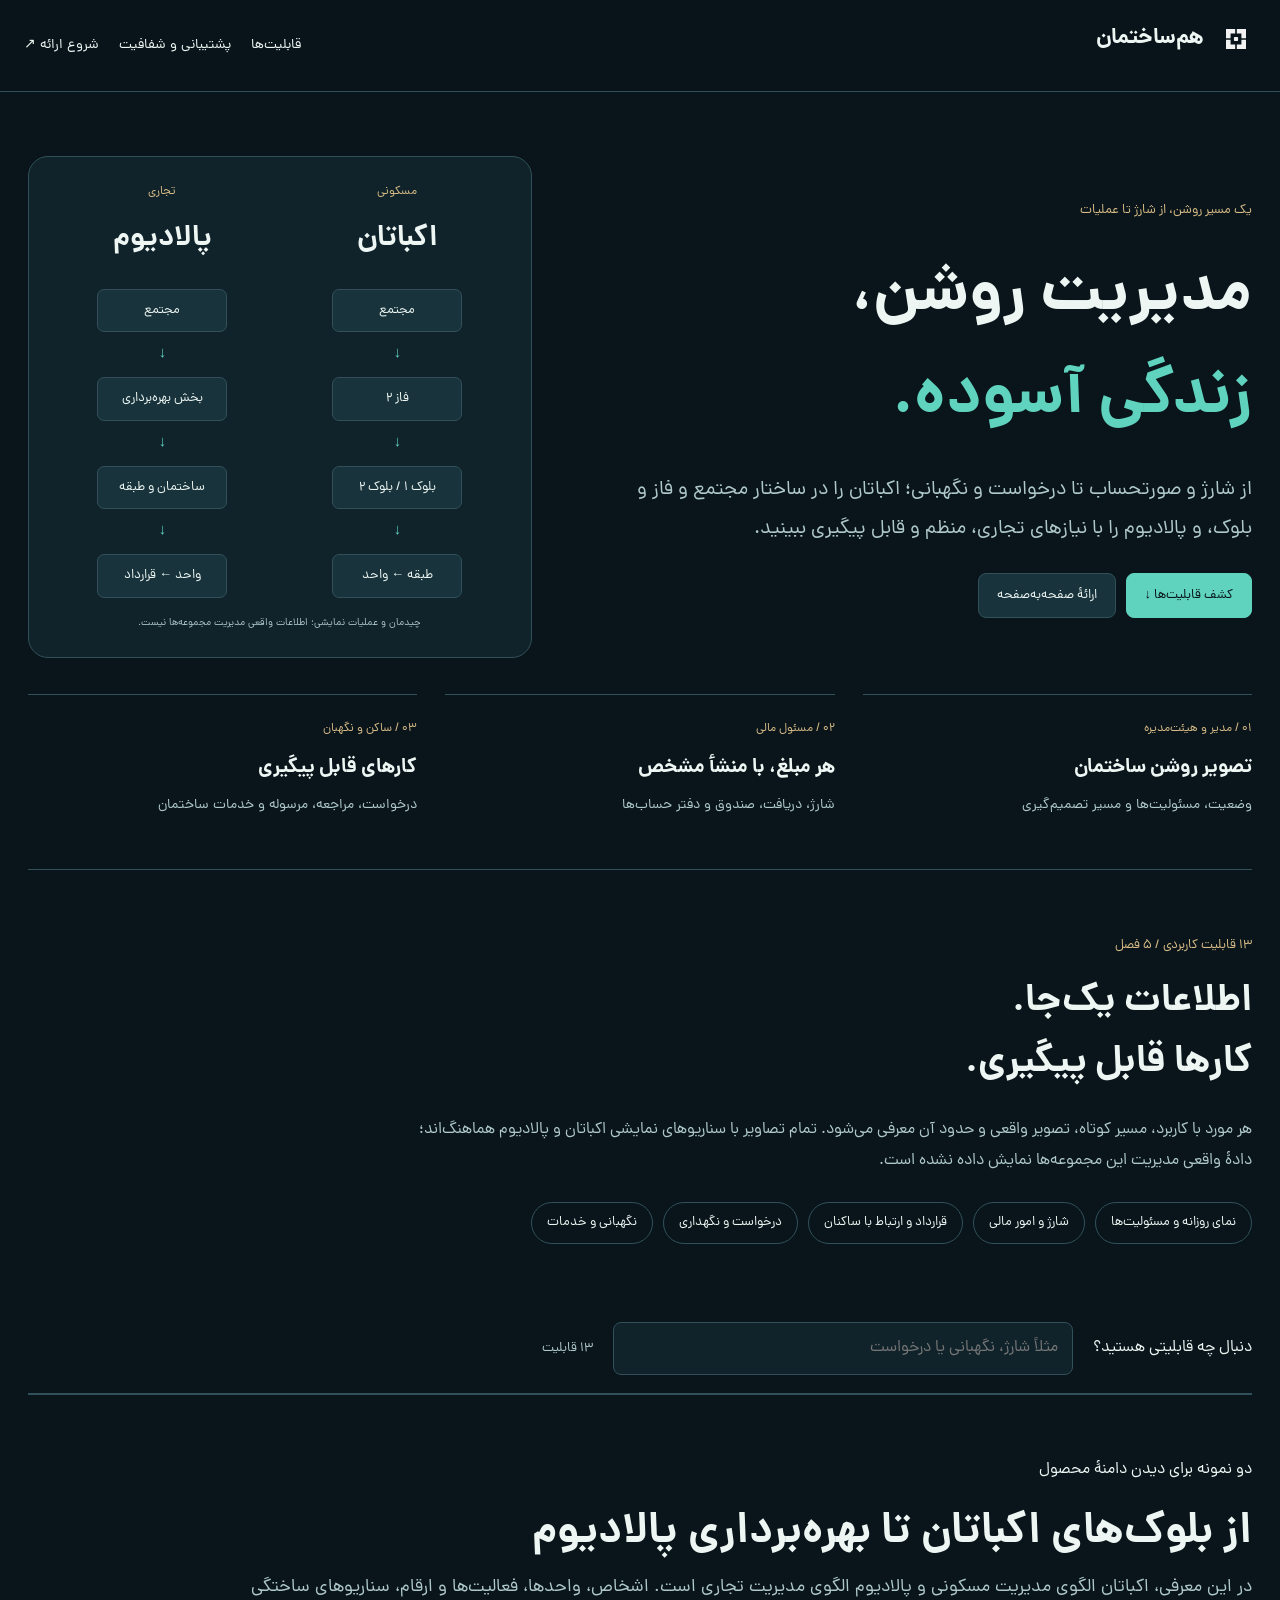
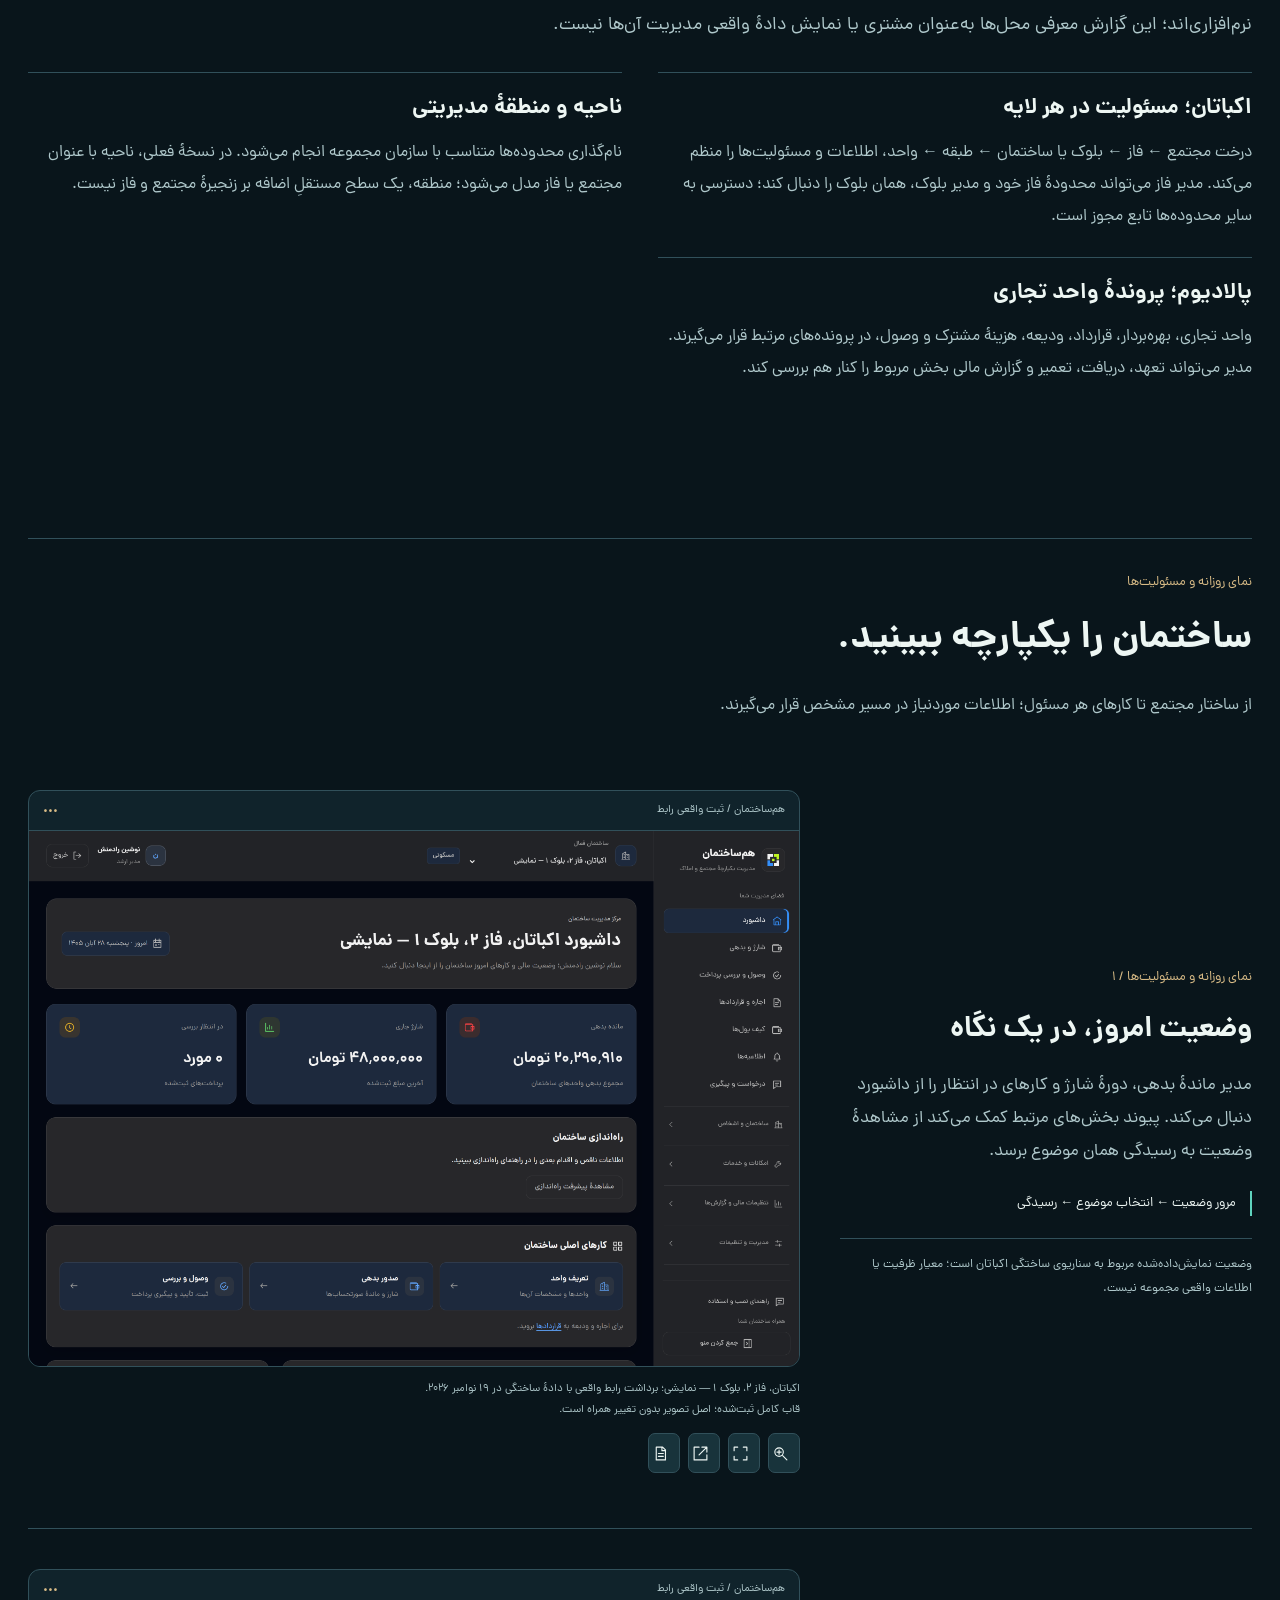
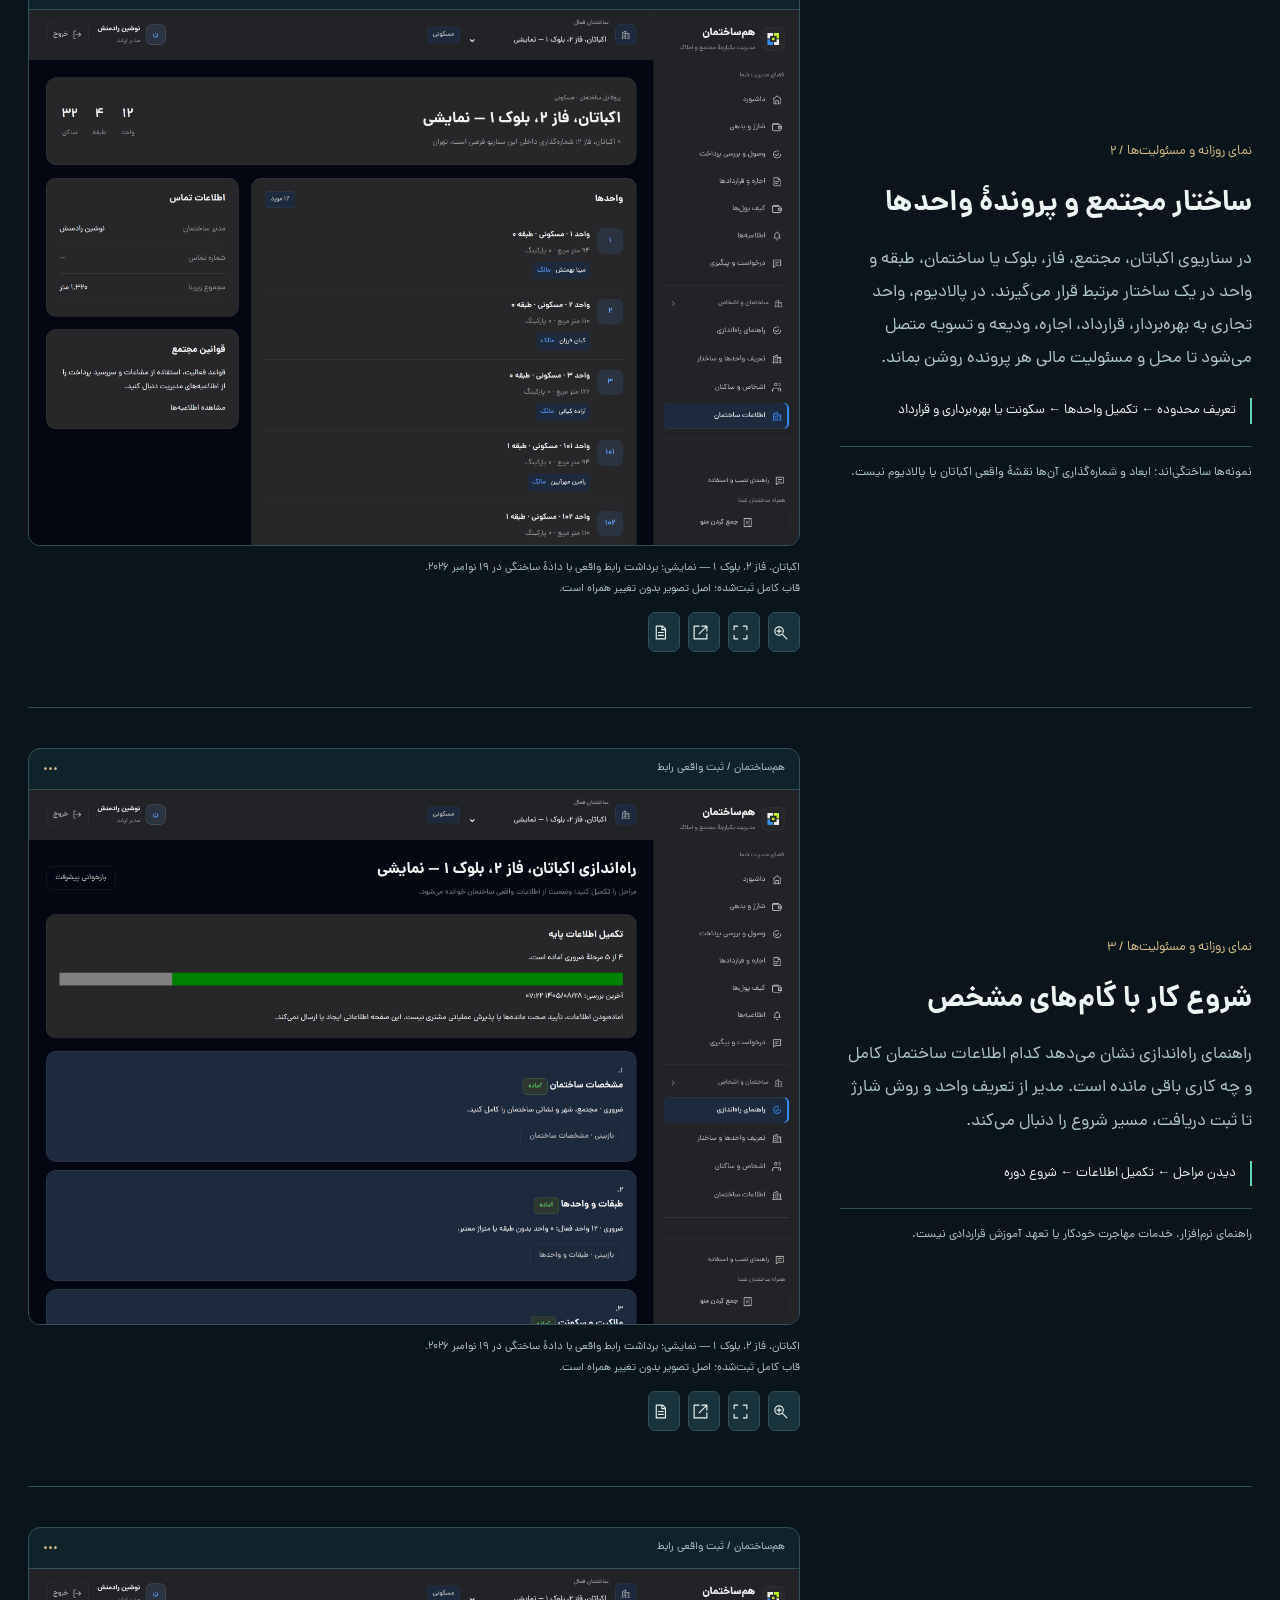
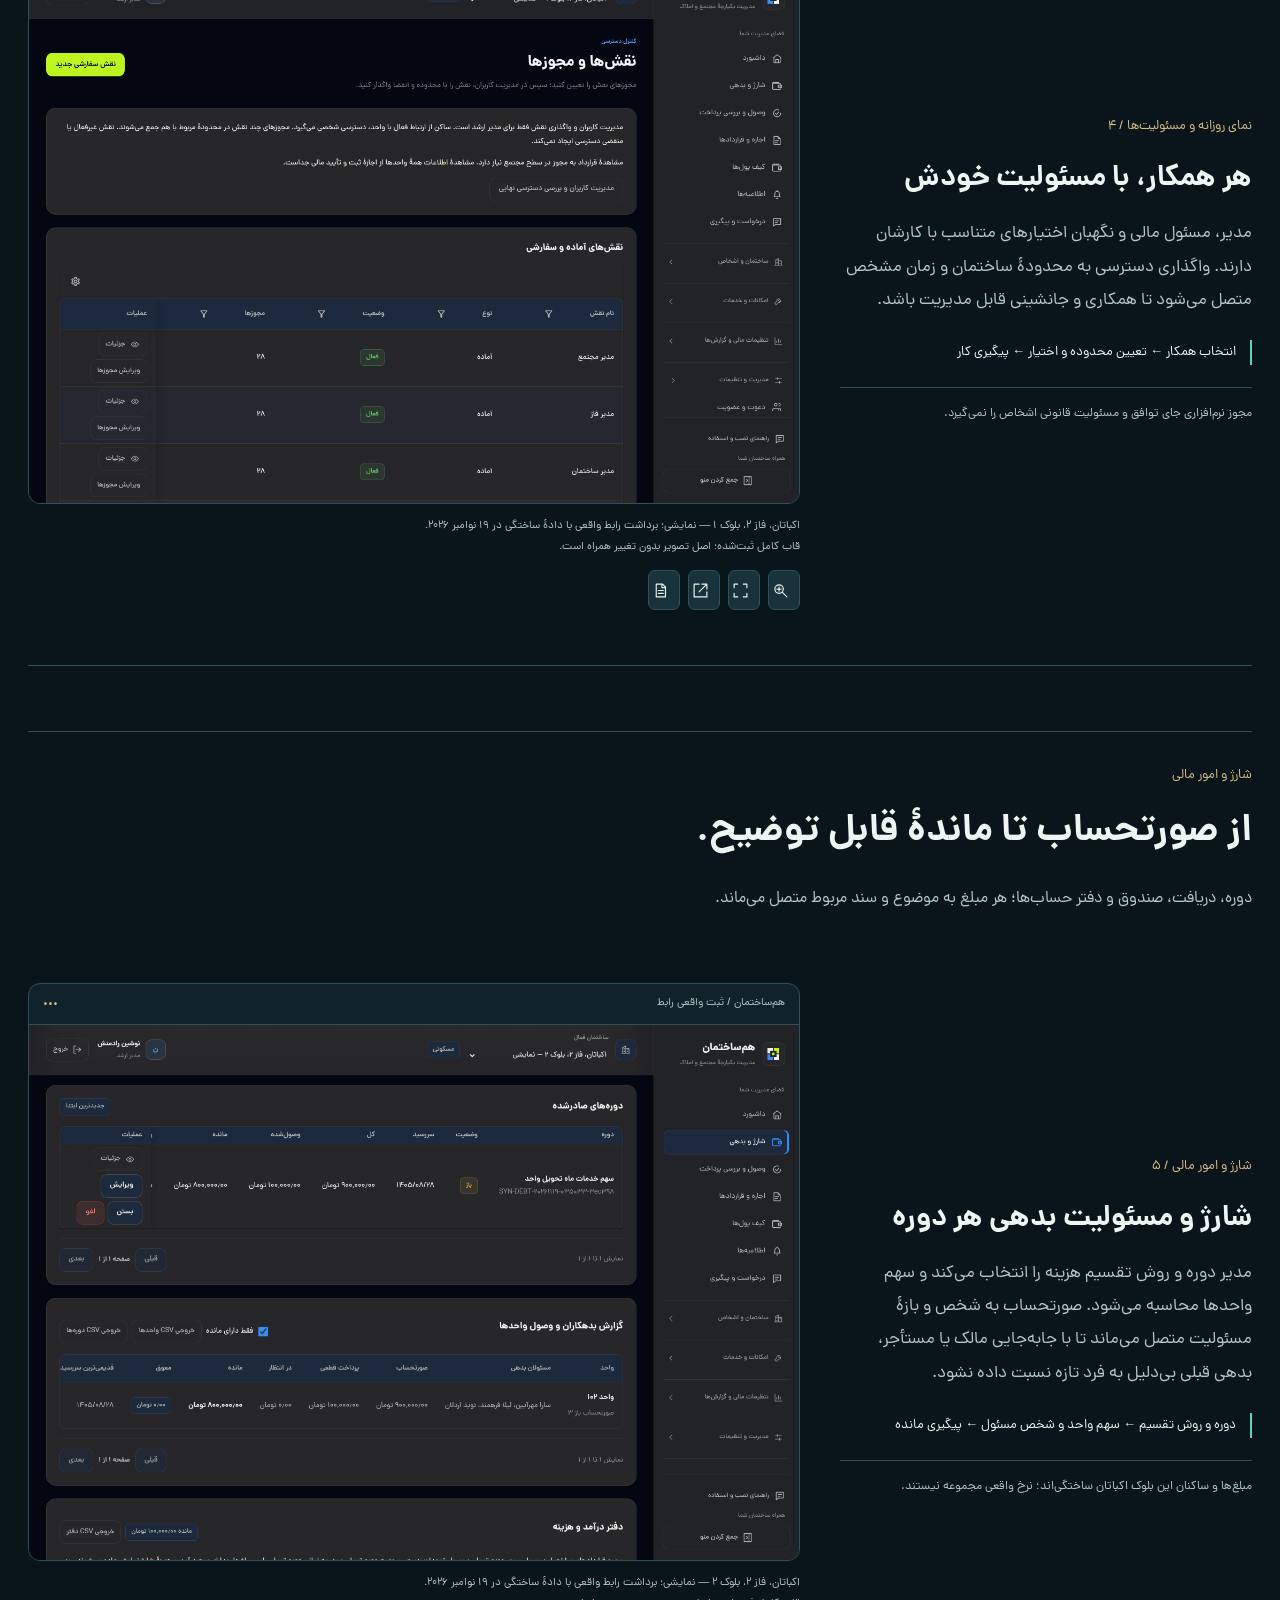
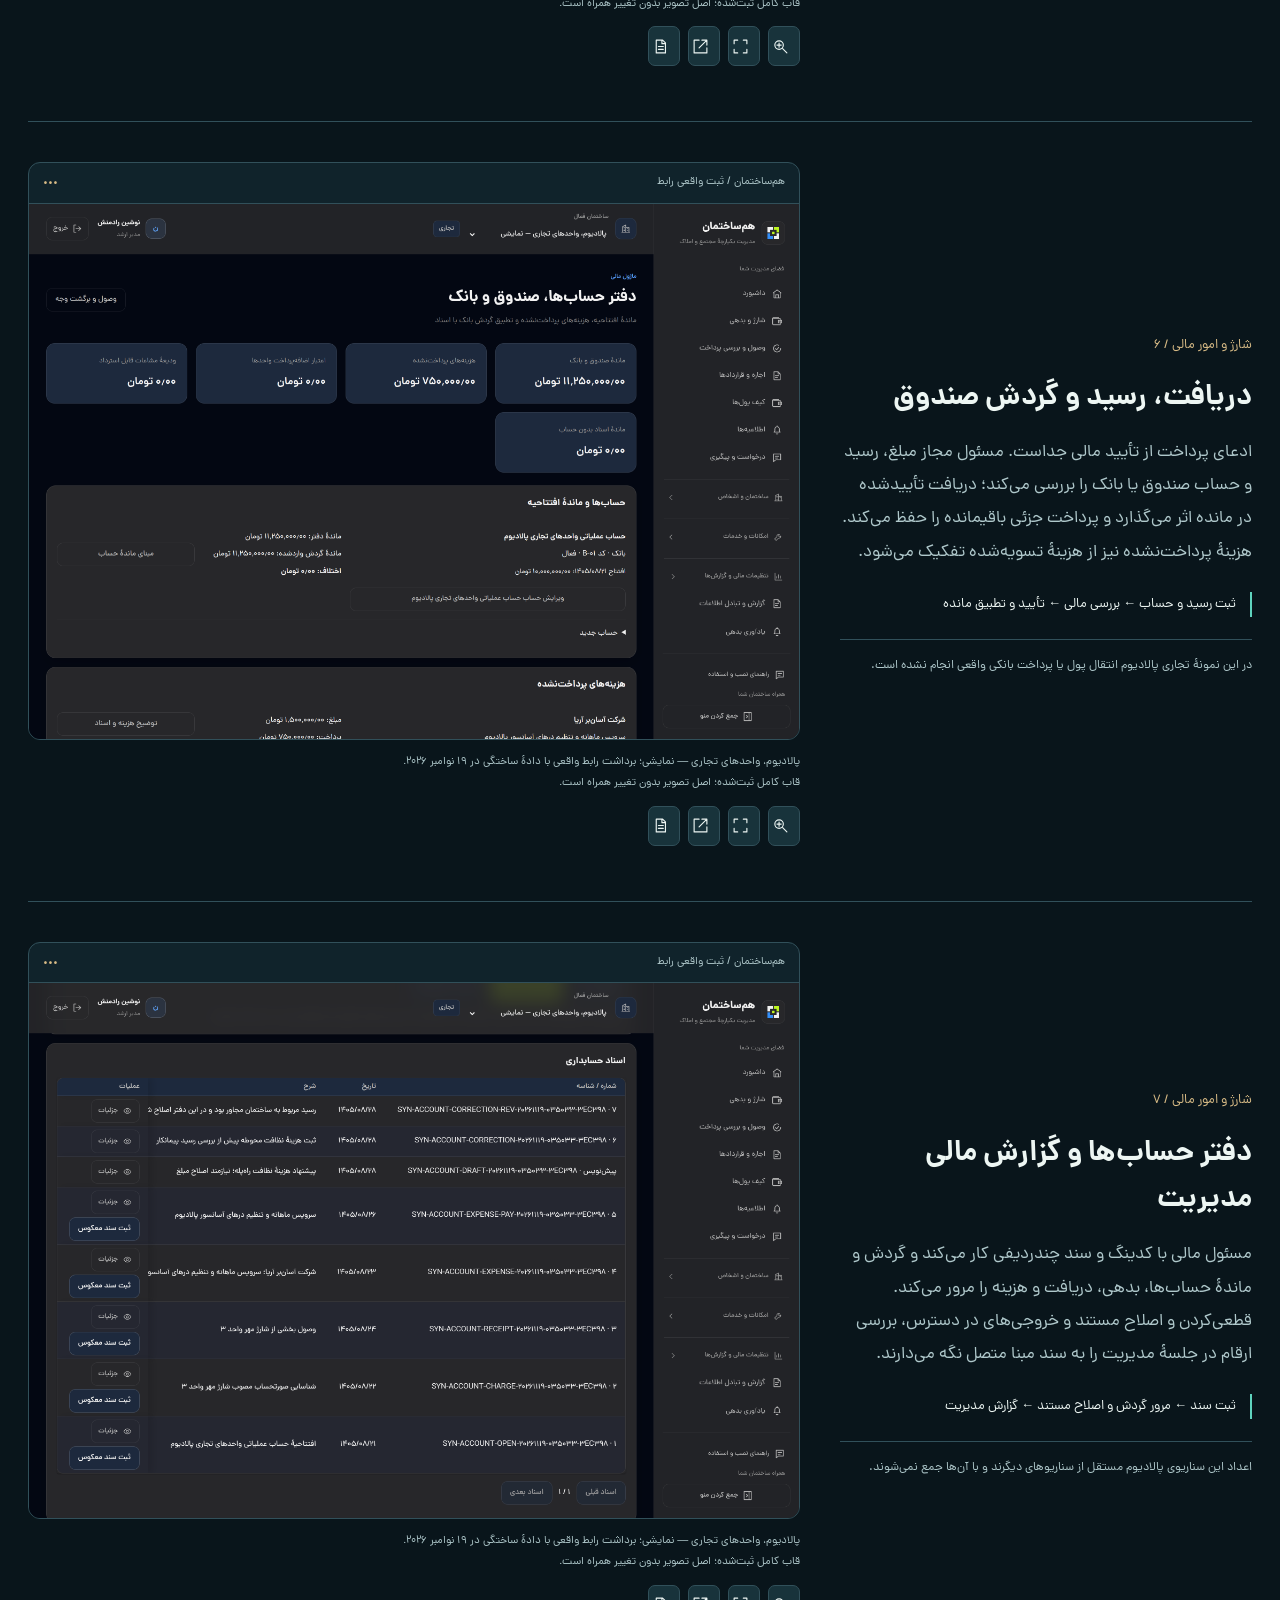
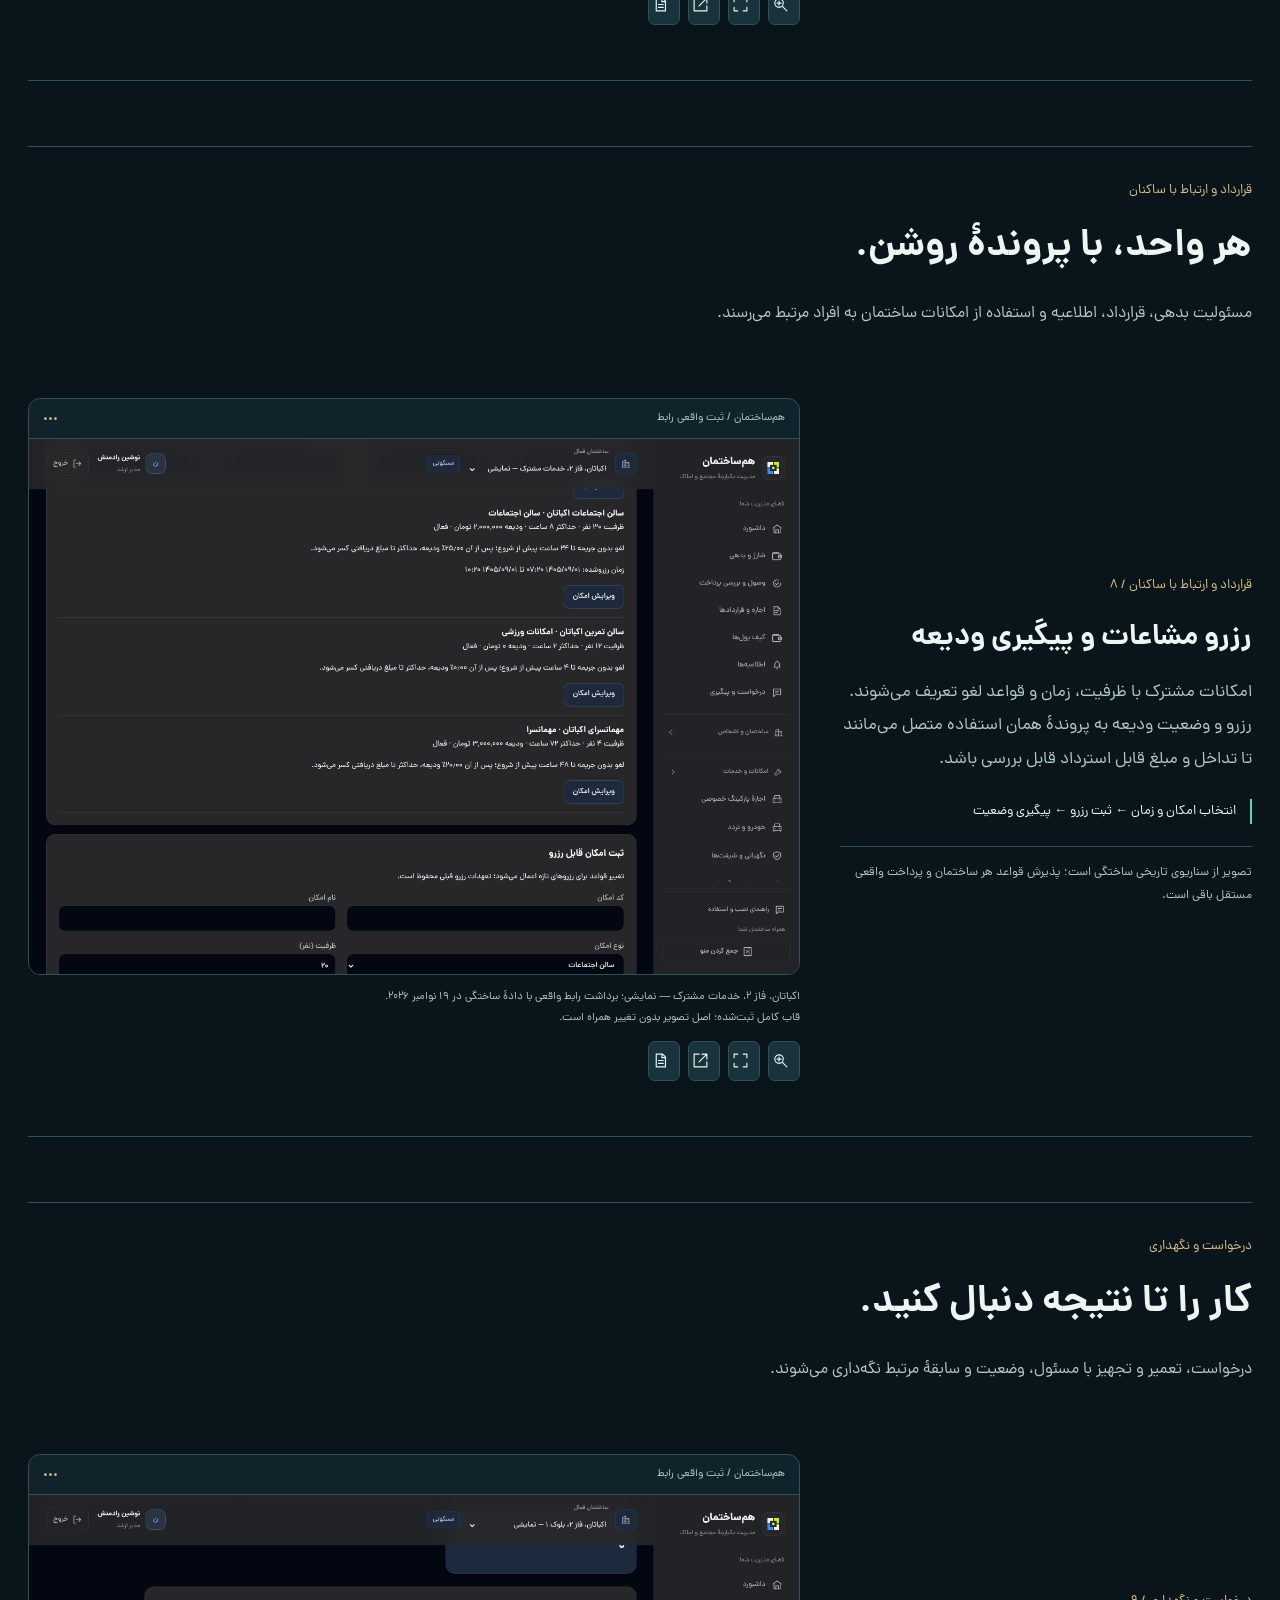
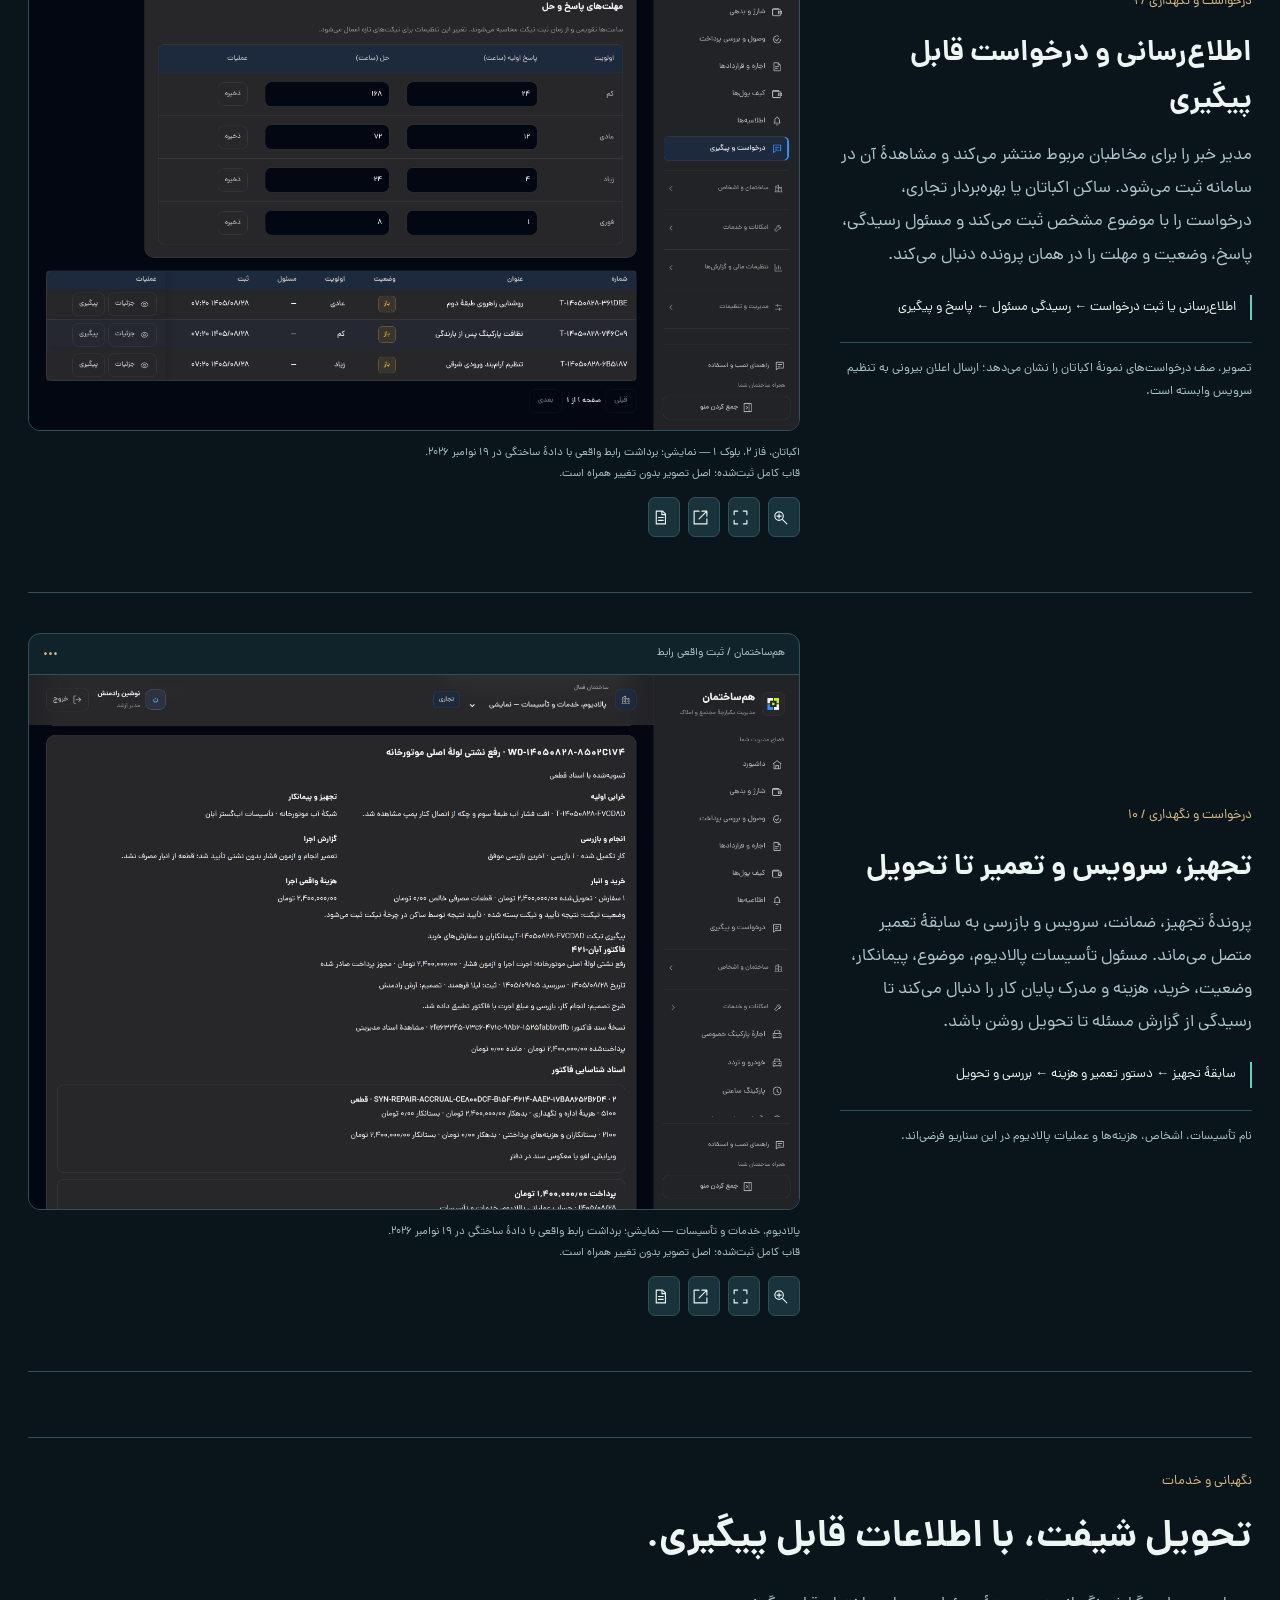
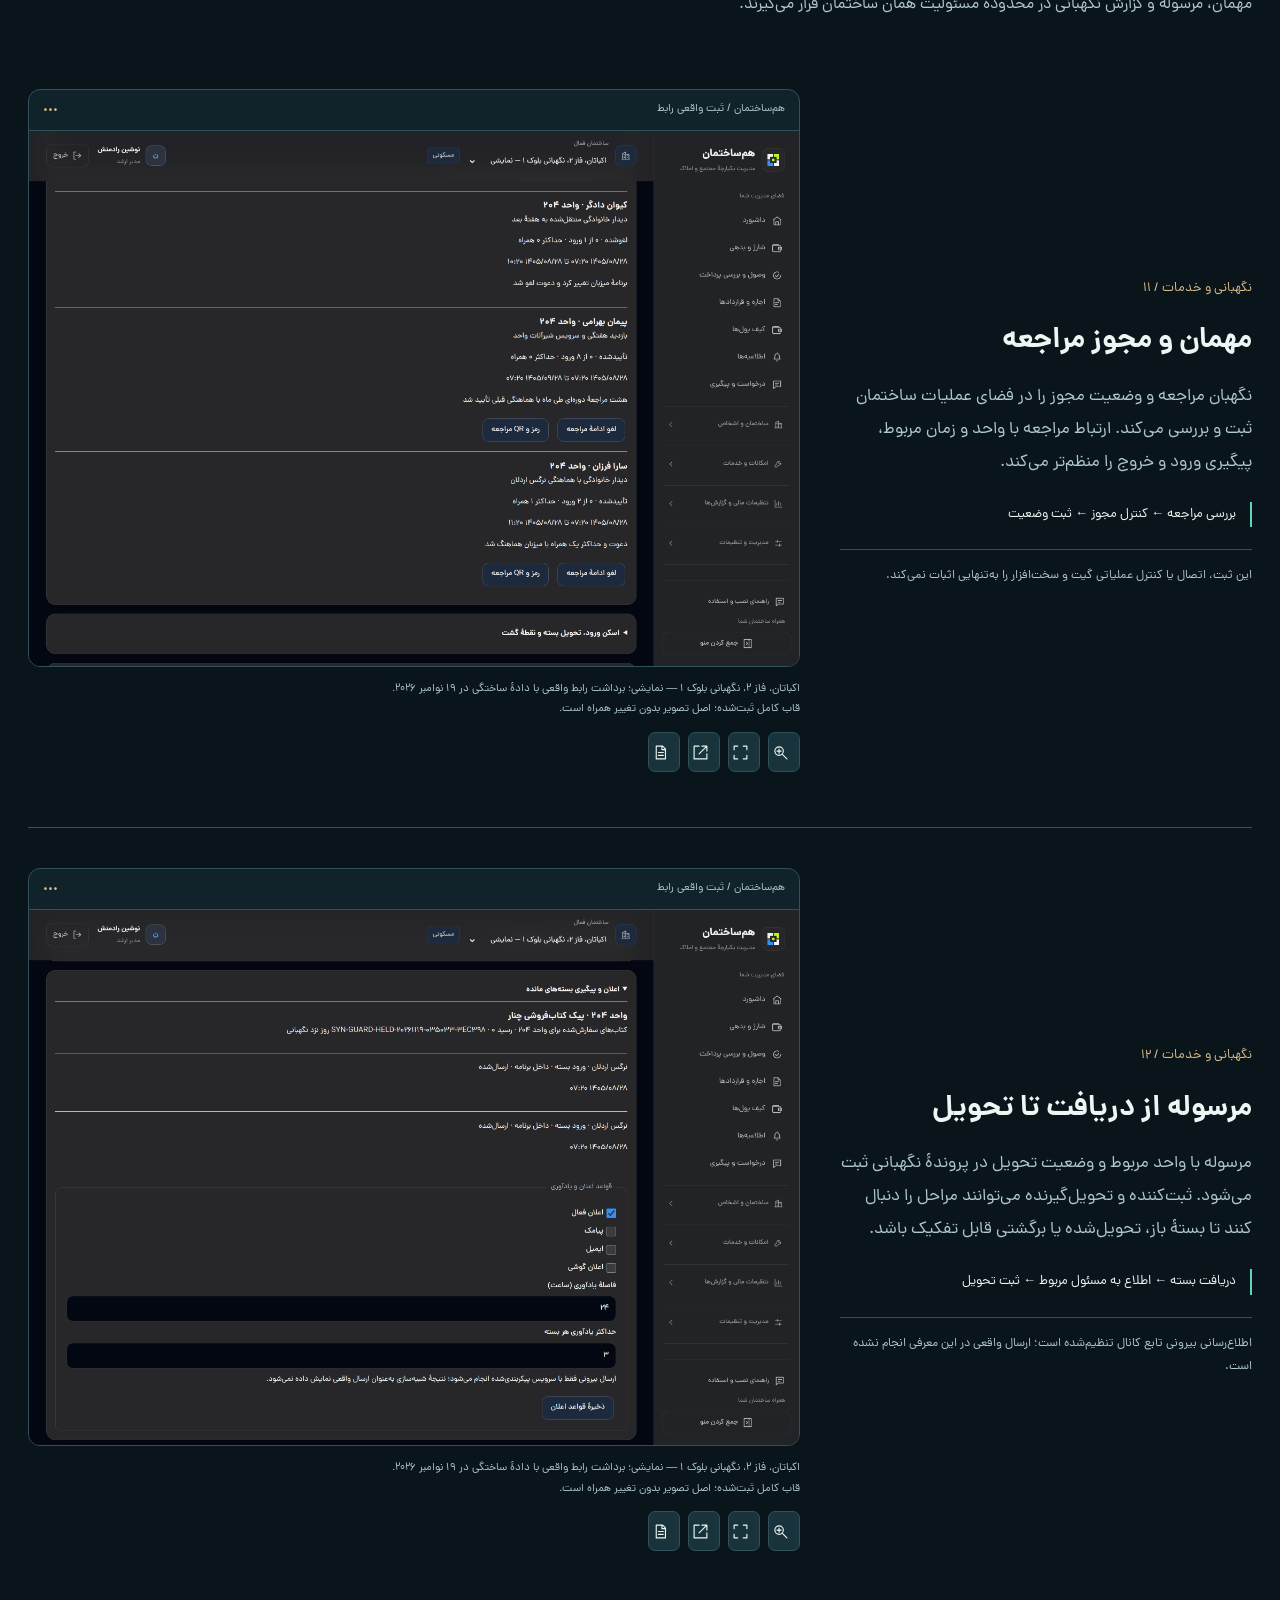
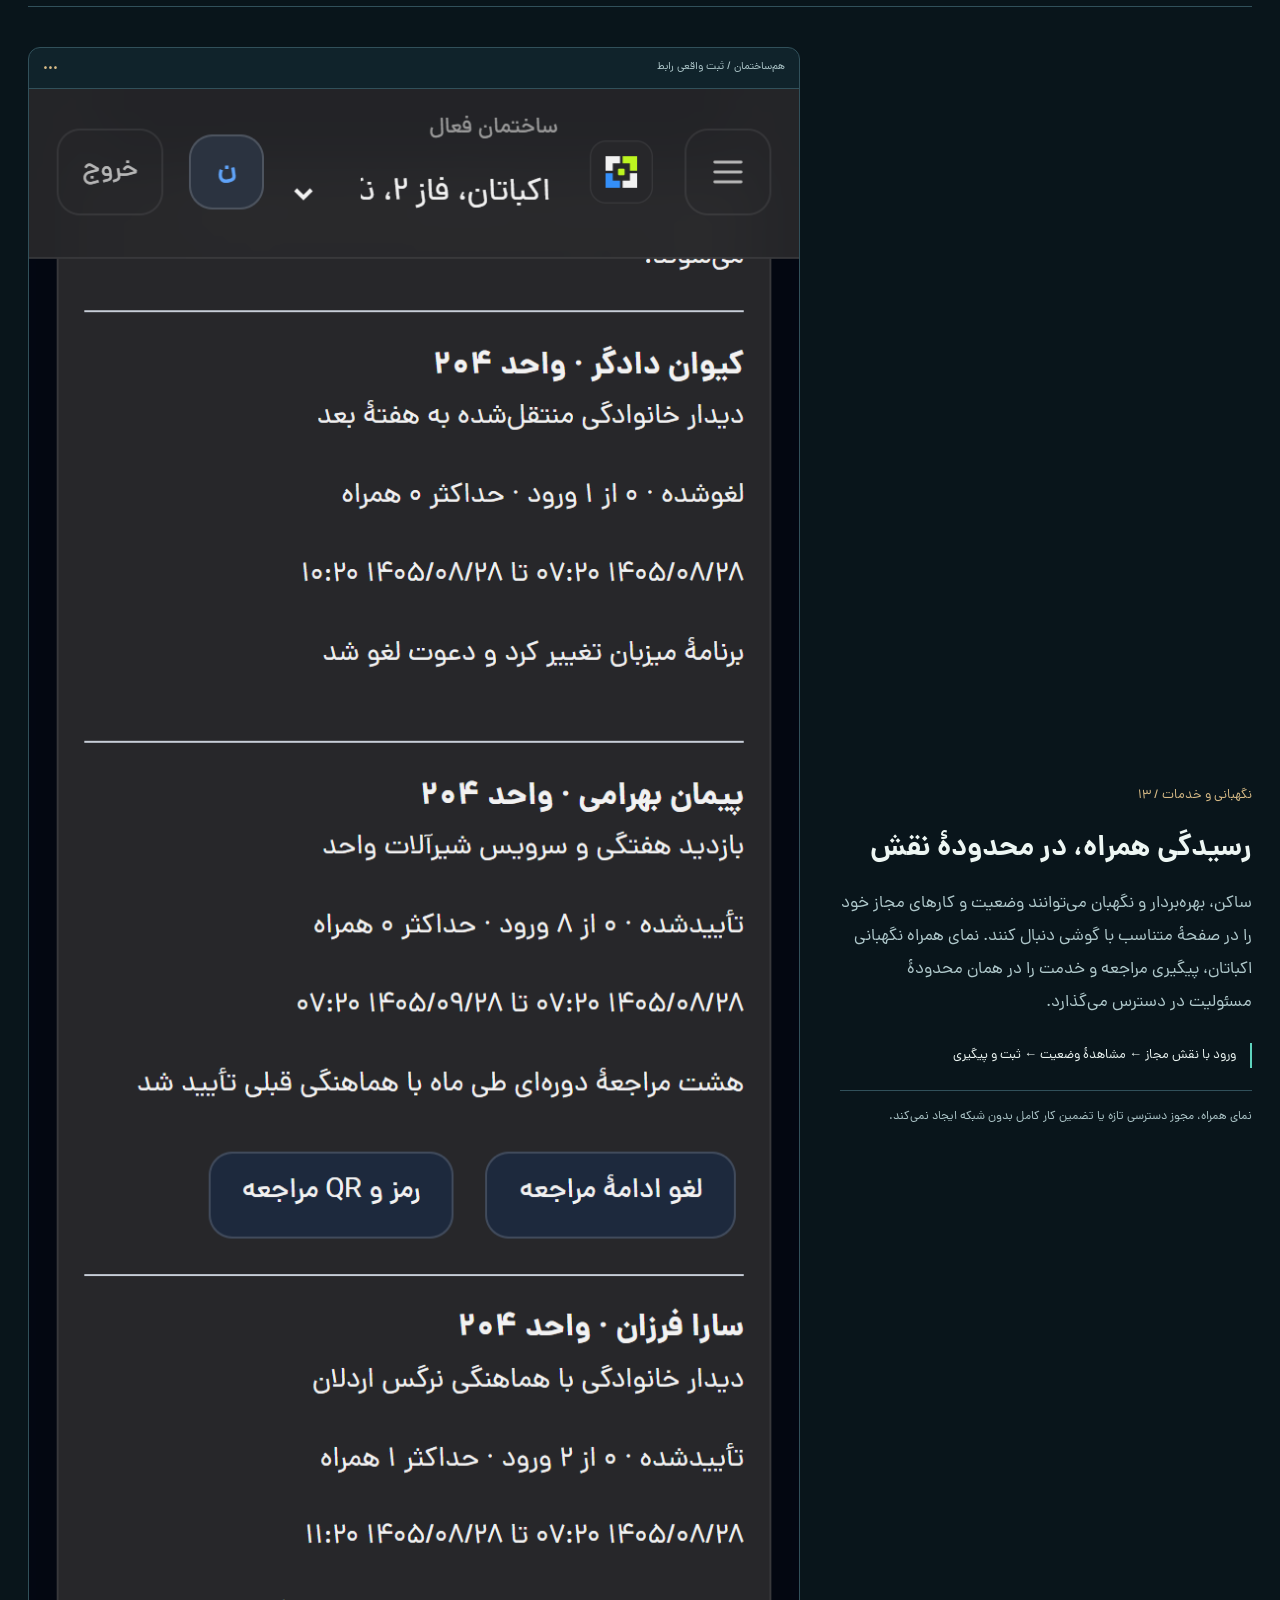
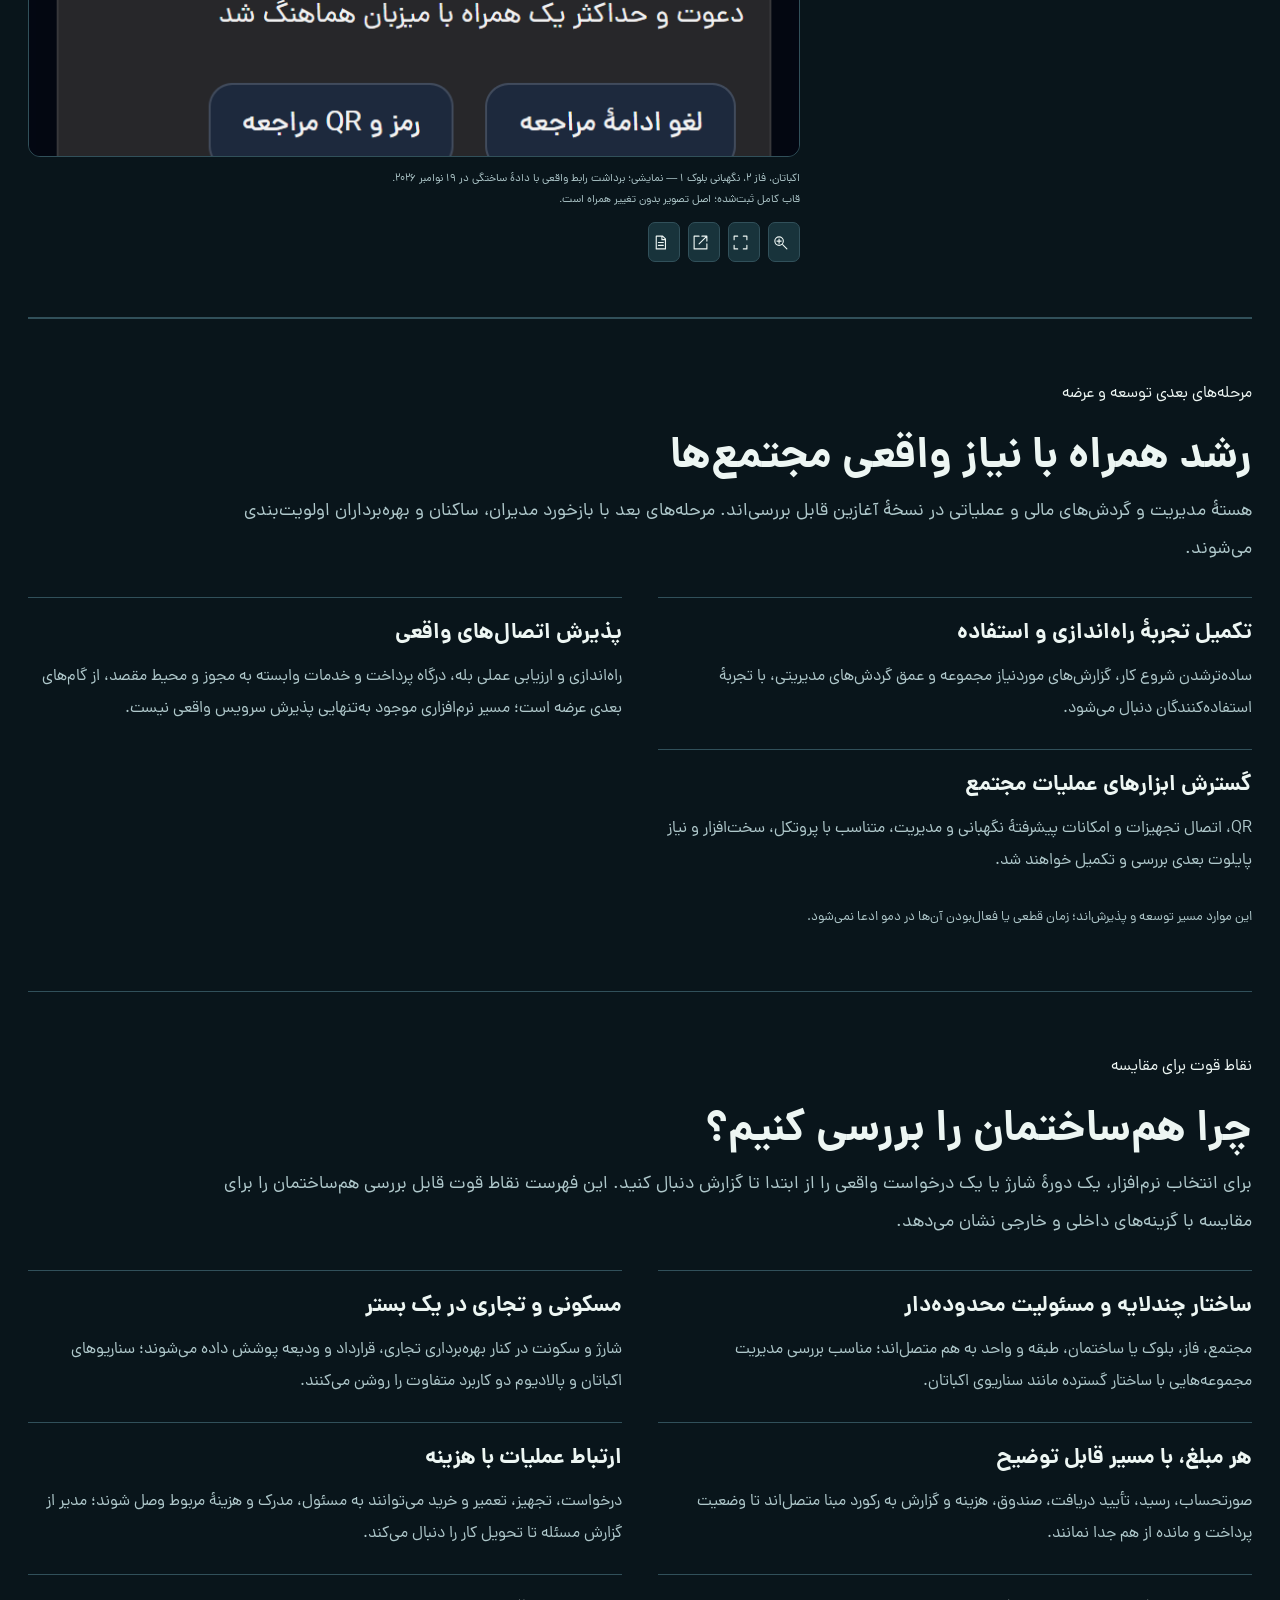
<file: ham-sakhteman/index.html>
<!doctype html>
<html lang="fa" dir="rtl"><head><meta charset="utf-8"><meta name="viewport" content="width=device-width,initial-scale=1"><title>هم‌ساختمان | مدیریت روشن، زندگی آسوده</title><link rel="icon" href="assets/brand.svg"><link rel="stylesheet" href="showcase.css"></head><body><a class="skip" href="#content">رفتن به قابلیت‌ها</a><header class="topbar"><a href="#"><span class="brand"><img src="assets/brand.svg" alt="">هم‌ساختمان</span></a><nav><a href="#content">قابلیت‌ها</a><a href="#support-transparency">پشتیبانی و شفافیت</a><a href="presentation.html">شروع ارائه ↗</a></nav></header><main class="wrap"><section class="hero"><div class="hero-main"><div><span class="kicker">یک مسیر روشن، از شارژ تا عملیات</span><h1>مدیریت روشن،<br><em>زندگی آسوده.</em></h1><p class="lead">از شارژ و صورتحساب تا درخواست و نگهبانی؛ اکباتان را در ساختار مجتمع و فاز و بلوک، و پالادیوم را با نیازهای تجاری، منظم و قابل پیگیری ببینید.</p><div class="actions"><a class="button primary" href="#content">کشف قابلیت‌ها ↓</a><a href="presentation.html">ارائهٔ صفحه‌به‌صفحه</a></div></div><div class="scenario-art" aria-label="دو مسیر نمایشی مسکونی و تجاری"><div><span>مسکونی</span><strong>اکباتان</strong><i>مجتمع</i><b>↓</b><i>فاز ۲</i><b>↓</b><i>بلوک ۱ / بلوک ۲</i><b>↓</b><i>طبقه ← واحد</i></div><div><span>تجاری</span><strong>پالادیوم</strong><i>مجتمع</i><b>↓</b><i>بخش بهره‌برداری</i><b>↓</b><i>ساختمان و طبقه</i><b>↓</b><i>واحد ← قرارداد</i></div><small>چیدمان و عملیات نمایشی؛ اطلاعات واقعی مدیریت مجموعه‌ها نیست.</small></div></div><div class="roles"><article><span>۰۱ / مدیر و هیئت‌مدیره</span><h3>تصویر روشن ساختمان</h3><p>وضعیت، مسئولیت‌ها و مسیر تصمیم‌گیری</p></article><article><span>۰۲ / مسئول مالی</span><h3>هر مبلغ، با منشأ مشخص</h3><p>شارژ، دریافت، صندوق و دفتر حساب‌ها</p></article><article><span>۰۳ / ساکن و نگهبان</span><h3>کارهای قابل پیگیری</h3><p>درخواست، مراجعه، مرسوله و خدمات ساختمان</p></article></div></section><section class="intro" id="content"><span class="kicker">۱۳ قابلیت کاربردی / ۵ فصل</span><h2>اطلاعات یک‌جا.<br>کارها قابل پیگیری.</h2><p>هر مورد با کاربرد، مسیر کوتاه، تصویر واقعی و حدود آن معرفی می‌شود. تمام تصاویر با سناریوهای نمایشی اکباتان و پالادیوم هماهنگ‌اند؛ دادهٔ واقعی مدیریت این مجموعه‌ها نمایش داده نشده است.</p><nav class="chapters"><a href="#start">نمای روزانه و مسئولیت‌ها</a><a href="#finance">شارژ و امور مالی</a><a href="#residents">قرارداد و ارتباط با ساکنان</a><a href="#operations">درخواست و نگهداری</a><a href="#guard">نگهبانی و خدمات</a></nav></section><div class="searchbar"><label for="feature-search">دنبال چه قابلیتی هستید؟</label><input id="feature-search" type="search" placeholder="مثلاً شارژ، نگهبانی یا درخواست"><span id="search-count">۱۳ قابلیت</span></div><p class="empty" hidden>موردی با این عبارت پیدا نشد.</p><div class="editorial-section" id="scenario-locations"><span class="eyebrow">دو نمونه برای دیدن دامنهٔ محصول</span><h2>از بلوک‌های اکباتان تا بهره‌برداری پالادیوم</h2><p class="editorial-intro">در این معرفی، اکباتان الگوی مدیریت مسکونی و پالادیوم الگوی مدیریت تجاری است. اشخاص، واحدها، فعالیت‌ها و ارقام، سناریوهای ساختگی نرم‌افزاری‌اند؛ این گزارش معرفی محل‌ها به‌عنوان مشتری یا نمایش دادهٔ واقعی مدیریت آن‌ها نیست.</p><ul class="editorial-list"><li><h3>اکباتان؛ مسئولیت در هر لایه</h3><p>درخت مجتمع ← فاز ← بلوک یا ساختمان ← طبقه ← واحد، اطلاعات و مسئولیت‌ها را منظم می‌کند. مدیر فاز می‌تواند محدودهٔ فاز خود و مدیر بلوک، همان بلوک را دنبال کند؛ دسترسی به سایر محدوده‌ها تابع مجوز است.</p></li><li><h3>ناحیه و منطقهٔ مدیریتی</h3><p>نام‌گذاری محدوده‌ها متناسب با سازمان مجموعه انجام می‌شود. در نسخهٔ فعلی، ناحیه با عنوان مجتمع یا فاز مدل می‌شود؛ منطقه، یک سطح مستقلِ اضافه بر زنجیرهٔ مجتمع و فاز نیست.</p></li><li><h3>پالادیوم؛ پروندهٔ واحد تجاری</h3><p>واحد تجاری، بهره‌بردار، قرارداد، ودیعه، هزینهٔ مشترک و وصول، در پرونده‌های مرتبط قرار می‌گیرند. مدیر می‌تواند تعهد، دریافت، تعمیر و گزارش مالی بخش مربوط را کنار هم بررسی کند.</p></li></ul></div><section class="group" id="start"><header class="group-head"><span class="kicker">نمای روزانه و مسئولیت‌ها</span><h2>ساختمان را یکپارچه ببینید.</h2><p>از ساختار مجتمع تا کارهای هر مسئول؛ اطلاعات موردنیاز در مسیر مشخص قرار می‌گیرند.</p></header><article class="feature" id="feature-dashboard"><div class="copy"><span class="kicker">نمای روزانه و مسئولیت‌ها / ۱</span><h3>وضعیت امروز، در یک نگاه</h3><p>مدیر ماندهٔ بدهی، دورهٔ شارژ و کارهای در انتظار را از داشبورد دنبال می‌کند. پیوند بخش‌های مرتبط کمک می‌کند از مشاهدهٔ وضعیت به رسیدگی همان موضوع برسد.</p><div class="flow">مرور وضعیت ← انتخاب موضوع ← رسیدگی</div><div class="limit">وضعیت نمایش‌داده‌شده مربوط به سناریوی ساختگی اکباتان است؛ معیار ظرفیت یا اطلاعات واقعی مجموعه نیست.</div></div><figure class="shot"><div class="shot-frame"><div class="shot-bar"><span>هم‌ساختمان / ثبت واقعی رابط</span><span aria-hidden="true">•••</span></div><button class="image-button" aria-label="بزرگ‌نمایی وضعیت امروز، در یک نگاه" data-image="screen-previews/dashboard.png" data-title="وضعیت امروز، در یک نگاه"><img src="screen-previews/dashboard.png" width="2880" height="2000" alt="وضعیت امروز، در یک نگاه؛ اکباتان، فاز ۲، بلوک ۱ — نمایشی؛ برداشت رابط واقعی با دادهٔ ساختگی در ۱۹ نوامبر ۲۰۲۶." loading="lazy"></button></div><figcaption>اکباتان، فاز ۲، بلوک ۱ — نمایشی؛ برداشت رابط واقعی با دادهٔ ساختگی در ۱۹ نوامبر ۲۰۲۶.<br>قاب کامل ثبت‌شده؛ اصل تصویر بدون تغییر همراه است.</figcaption><div class="actions image-actions"><button data-image="screen-previews/dashboard.png" data-title="وضعیت امروز، در یک نگاه" aria-label="بزرگ‌نمایی قاب وضعیت امروز، در یک نگاه" title="بزرگ‌نمایی"><svg viewbox="0 0 24 24" fill="none" stroke="currentColor" stroke-width="1.6" stroke-linecap="round" stroke-linejoin="round" aria-hidden="true"><circle cx="10" cy="10" r="6"></circle><path d="m15 15 6 6M7 10h6m-3-3v6"></path></svg></button><button data-image="screenshots/dashboard.png" data-title="وضعیت امروز، در یک نگاه / اصل کامل" aria-label="نمای کامل وضعیت امروز، در یک نگاه" title="نمای کامل"><svg viewbox="0 0 24 24" fill="none" stroke="currentColor" stroke-width="1.6" stroke-linecap="round" stroke-linejoin="round" aria-hidden="true"><path d="M8 3H3v5m13-5h5v5M3 16v5h5m13-5v5h-5"></path></svg></button><a href="screenshots/dashboard.png" aria-label="اصل تصویر وضعیت امروز، در یک نگاه" title="اصل تصویر"><svg viewbox="0 0 24 24" fill="none" stroke="currentColor" stroke-width="1.6" stroke-linecap="round" stroke-linejoin="round" aria-hidden="true"><path d="M14 3h7v7m0-7L10 14M10 3H3v18h18v-7"></path></svg></a><a href="presentation.html#page-3" aria-label="صفحهٔ ۳ در ارائه؛ وضعیت امروز، در یک نگاه" title="مشاهده در ارائه"><svg viewbox="0 0 24 24" fill="none" stroke="currentColor" stroke-width="1.6" stroke-linecap="round" stroke-linejoin="round" aria-hidden="true"><path d="M6 3h9l4 4v14H6zM14 3v5h5M9 12h7m-7 4h7"></path></svg></a></div></figure></article><article class="feature" id="feature-structure"><span class="feature-alias" id="feature-leases" aria-hidden="true"></span><div class="copy"><span class="kicker">نمای روزانه و مسئولیت‌ها / ۲</span><h3>ساختار مجتمع و پروندهٔ واحدها</h3><p>در سناریوی اکباتان، مجتمع، فاز، بلوک یا ساختمان، طبقه و واحد در یک ساختار مرتبط قرار می‌گیرند. در پالادیوم، واحد تجاری به بهره‌بردار، قرارداد، اجاره، ودیعه و تسویه متصل می‌شود تا محل و مسئولیت مالی هر پرونده روشن بماند.</p><div class="flow">تعریف محدوده ← تکمیل واحدها ← سکونت یا بهره‌برداری و قرارداد</div><div class="limit">نمونه‌ها ساختگی‌اند؛ ابعاد و شماره‌گذاری آن‌ها نقشهٔ واقعی اکباتان یا پالادیوم نیست.</div></div><figure class="shot"><div class="shot-frame"><div class="shot-bar"><span>هم‌ساختمان / ثبت واقعی رابط</span><span aria-hidden="true">•••</span></div><button class="image-button" aria-label="بزرگ‌نمایی ساختار مجتمع و پروندهٔ واحدها" data-image="screen-previews/structure.png" data-title="ساختار مجتمع و پروندهٔ واحدها"><img src="screen-previews/structure.png" width="2880" height="2000" alt="ساختار مجتمع و پروندهٔ واحدها؛ اکباتان، فاز ۲، بلوک ۱ — نمایشی؛ برداشت رابط واقعی با دادهٔ ساختگی در ۱۹ نوامبر ۲۰۲۶." loading="lazy"></button></div><figcaption>اکباتان، فاز ۲، بلوک ۱ — نمایشی؛ برداشت رابط واقعی با دادهٔ ساختگی در ۱۹ نوامبر ۲۰۲۶.<br>قاب کامل ثبت‌شده؛ اصل تصویر بدون تغییر همراه است.</figcaption><div class="actions image-actions"><button data-image="screen-previews/structure.png" data-title="ساختار مجتمع و پروندهٔ واحدها" aria-label="بزرگ‌نمایی قاب ساختار مجتمع و پروندهٔ واحدها" title="بزرگ‌نمایی"><svg viewbox="0 0 24 24" fill="none" stroke="currentColor" stroke-width="1.6" stroke-linecap="round" stroke-linejoin="round" aria-hidden="true"><circle cx="10" cy="10" r="6"></circle><path d="m15 15 6 6M7 10h6m-3-3v6"></path></svg></button><button data-image="screenshots/structure.png" data-title="ساختار مجتمع و پروندهٔ واحدها / اصل کامل" aria-label="نمای کامل ساختار مجتمع و پروندهٔ واحدها" title="نمای کامل"><svg viewbox="0 0 24 24" fill="none" stroke="currentColor" stroke-width="1.6" stroke-linecap="round" stroke-linejoin="round" aria-hidden="true"><path d="M8 3H3v5m13-5h5v5M3 16v5h5m13-5v5h-5"></path></svg></button><a href="screenshots/structure.png" aria-label="اصل تصویر ساختار مجتمع و پروندهٔ واحدها" title="اصل تصویر"><svg viewbox="0 0 24 24" fill="none" stroke="currentColor" stroke-width="1.6" stroke-linecap="round" stroke-linejoin="round" aria-hidden="true"><path d="M14 3h7v7m0-7L10 14M10 3H3v18h18v-7"></path></svg></a><a href="presentation.html#page-4" aria-label="صفحهٔ ۴ در ارائه؛ ساختار مجتمع و پروندهٔ واحدها" title="مشاهده در ارائه"><svg viewbox="0 0 24 24" fill="none" stroke="currentColor" stroke-width="1.6" stroke-linecap="round" stroke-linejoin="round" aria-hidden="true"><path d="M6 3h9l4 4v14H6zM14 3v5h5M9 12h7m-7 4h7"></path></svg></a></div></figure></article><article class="feature" id="feature-onboarding"><div class="copy"><span class="kicker">نمای روزانه و مسئولیت‌ها / ۳</span><h3>شروع کار با گام‌های مشخص</h3><p>راهنمای راه‌اندازی نشان می‌دهد کدام اطلاعات ساختمان کامل و چه کاری باقی مانده است. مدیر از تعریف واحد و روش شارژ تا ثبت دریافت، مسیر شروع را دنبال می‌کند.</p><div class="flow">دیدن مراحل ← تکمیل اطلاعات ← شروع دوره</div><div class="limit">راهنمای نرم‌افزار، خدمات مهاجرت خودکار یا تعهد آموزش قراردادی نیست.</div></div><figure class="shot"><div class="shot-frame"><div class="shot-bar"><span>هم‌ساختمان / ثبت واقعی رابط</span><span aria-hidden="true">•••</span></div><button class="image-button" aria-label="بزرگ‌نمایی شروع کار با گام‌های مشخص" data-image="screen-previews/onboarding.png" data-title="شروع کار با گام‌های مشخص"><img src="screen-previews/onboarding.png" width="2880" height="2000" alt="شروع کار با گام‌های مشخص؛ اکباتان، فاز ۲، بلوک ۱ — نمایشی؛ برداشت رابط واقعی با دادهٔ ساختگی در ۱۹ نوامبر ۲۰۲۶." loading="lazy"></button></div><figcaption>اکباتان، فاز ۲، بلوک ۱ — نمایشی؛ برداشت رابط واقعی با دادهٔ ساختگی در ۱۹ نوامبر ۲۰۲۶.<br>قاب کامل ثبت‌شده؛ اصل تصویر بدون تغییر همراه است.</figcaption><div class="actions image-actions"><button data-image="screen-previews/onboarding.png" data-title="شروع کار با گام‌های مشخص" aria-label="بزرگ‌نمایی قاب شروع کار با گام‌های مشخص" title="بزرگ‌نمایی"><svg viewbox="0 0 24 24" fill="none" stroke="currentColor" stroke-width="1.6" stroke-linecap="round" stroke-linejoin="round" aria-hidden="true"><circle cx="10" cy="10" r="6"></circle><path d="m15 15 6 6M7 10h6m-3-3v6"></path></svg></button><button data-image="screenshots/onboarding.png" data-title="شروع کار با گام‌های مشخص / اصل کامل" aria-label="نمای کامل شروع کار با گام‌های مشخص" title="نمای کامل"><svg viewbox="0 0 24 24" fill="none" stroke="currentColor" stroke-width="1.6" stroke-linecap="round" stroke-linejoin="round" aria-hidden="true"><path d="M8 3H3v5m13-5h5v5M3 16v5h5m13-5v5h-5"></path></svg></button><a href="screenshots/onboarding.png" aria-label="اصل تصویر شروع کار با گام‌های مشخص" title="اصل تصویر"><svg viewbox="0 0 24 24" fill="none" stroke="currentColor" stroke-width="1.6" stroke-linecap="round" stroke-linejoin="round" aria-hidden="true"><path d="M14 3h7v7m0-7L10 14M10 3H3v18h18v-7"></path></svg></a><a href="presentation.html#page-5" aria-label="صفحهٔ ۵ در ارائه؛ شروع کار با گام‌های مشخص" title="مشاهده در ارائه"><svg viewbox="0 0 24 24" fill="none" stroke="currentColor" stroke-width="1.6" stroke-linecap="round" stroke-linejoin="round" aria-hidden="true"><path d="M6 3h9l4 4v14H6zM14 3v5h5M9 12h7m-7 4h7"></path></svg></a></div></figure></article><article class="feature" id="feature-roles"><div class="copy"><span class="kicker">نمای روزانه و مسئولیت‌ها / ۴</span><h3>هر همکار، با مسئولیت خودش</h3><p>مدیر، مسئول مالی و نگهبان اختیارهای متناسب با کارشان دارند. واگذاری دسترسی به محدودهٔ ساختمان و زمان مشخص متصل می‌شود تا همکاری و جانشینی قابل مدیریت باشد.</p><div class="flow">انتخاب همکار ← تعیین محدوده و اختیار ← پیگیری کار</div><div class="limit">مجوز نرم‌افزاری جای توافق و مسئولیت قانونی اشخاص را نمی‌گیرد.</div></div><figure class="shot"><div class="shot-frame"><div class="shot-bar"><span>هم‌ساختمان / ثبت واقعی رابط</span><span aria-hidden="true">•••</span></div><button class="image-button" aria-label="بزرگ‌نمایی هر همکار، با مسئولیت خودش" data-image="screen-previews/roles.png" data-title="هر همکار، با مسئولیت خودش"><img src="screen-previews/roles.png" width="2880" height="2000" alt="هر همکار، با مسئولیت خودش؛ اکباتان، فاز ۲، بلوک ۱ — نمایشی؛ برداشت رابط واقعی با دادهٔ ساختگی در ۱۹ نوامبر ۲۰۲۶." loading="lazy"></button></div><figcaption>اکباتان، فاز ۲، بلوک ۱ — نمایشی؛ برداشت رابط واقعی با دادهٔ ساختگی در ۱۹ نوامبر ۲۰۲۶.<br>قاب کامل ثبت‌شده؛ اصل تصویر بدون تغییر همراه است.</figcaption><div class="actions image-actions"><button data-image="screen-previews/roles.png" data-title="هر همکار، با مسئولیت خودش" aria-label="بزرگ‌نمایی قاب هر همکار، با مسئولیت خودش" title="بزرگ‌نمایی"><svg viewbox="0 0 24 24" fill="none" stroke="currentColor" stroke-width="1.6" stroke-linecap="round" stroke-linejoin="round" aria-hidden="true"><circle cx="10" cy="10" r="6"></circle><path d="m15 15 6 6M7 10h6m-3-3v6"></path></svg></button><button data-image="screenshots/roles.png" data-title="هر همکار، با مسئولیت خودش / اصل کامل" aria-label="نمای کامل هر همکار، با مسئولیت خودش" title="نمای کامل"><svg viewbox="0 0 24 24" fill="none" stroke="currentColor" stroke-width="1.6" stroke-linecap="round" stroke-linejoin="round" aria-hidden="true"><path d="M8 3H3v5m13-5h5v5M3 16v5h5m13-5v5h-5"></path></svg></button><a href="screenshots/roles.png" aria-label="اصل تصویر هر همکار، با مسئولیت خودش" title="اصل تصویر"><svg viewbox="0 0 24 24" fill="none" stroke="currentColor" stroke-width="1.6" stroke-linecap="round" stroke-linejoin="round" aria-hidden="true"><path d="M14 3h7v7m0-7L10 14M10 3H3v18h18v-7"></path></svg></a><a href="presentation.html#page-6" aria-label="صفحهٔ ۶ در ارائه؛ هر همکار، با مسئولیت خودش" title="مشاهده در ارائه"><svg viewbox="0 0 24 24" fill="none" stroke="currentColor" stroke-width="1.6" stroke-linecap="round" stroke-linejoin="round" aria-hidden="true"><path d="M6 3h9l4 4v14H6zM14 3v5h5M9 12h7m-7 4h7"></path></svg></a></div></figure></article></section><section class="group" id="finance"><header class="group-head"><span class="kicker">شارژ و امور مالی</span><h2>از صورتحساب تا ماندهٔ قابل توضیح.</h2><p>دوره، دریافت، صندوق و دفتر حساب‌ها؛ هر مبلغ به موضوع و سند مربوط متصل می‌ماند.</p></header><article class="feature" id="feature-charges"><span class="feature-alias" id="feature-responsibility" aria-hidden="true"></span><div class="copy"><span class="kicker">شارژ و امور مالی / ۵</span><h3>شارژ و مسئولیت بدهی هر دوره</h3><p>مدیر دوره و روش تقسیم هزینه را انتخاب می‌کند و سهم واحدها محاسبه می‌شود. صورتحساب به شخص و بازهٔ مسئولیت متصل می‌ماند تا با جابه‌جایی مالک یا مستأجر، بدهی قبلی بی‌دلیل به فرد تازه نسبت داده نشود.</p><div class="flow">دوره و روش تقسیم ← سهم واحد و شخص مسئول ← پیگیری مانده</div><div class="limit">مبلغ‌ها و ساکنان این بلوک اکباتان ساختگی‌اند؛ نرخ واقعی مجموعه نیستند.</div></div><figure class="shot"><div class="shot-frame"><div class="shot-bar"><span>هم‌ساختمان / ثبت واقعی رابط</span><span aria-hidden="true">•••</span></div><button class="image-button" aria-label="بزرگ‌نمایی شارژ و مسئولیت بدهی هر دوره" data-image="screen-previews/debts.png" data-title="شارژ و مسئولیت بدهی هر دوره"><img src="screen-previews/debts.png" width="2880" height="2000" alt="شارژ و مسئولیت بدهی هر دوره؛ اکباتان، فاز ۲، بلوک ۲ — نمایشی؛ برداشت رابط واقعی با دادهٔ ساختگی در ۱۹ نوامبر ۲۰۲۶." loading="lazy"></button></div><figcaption>اکباتان، فاز ۲، بلوک ۲ — نمایشی؛ برداشت رابط واقعی با دادهٔ ساختگی در ۱۹ نوامبر ۲۰۲۶.<br>قاب کامل ثبت‌شده؛ اصل تصویر بدون تغییر همراه است.</figcaption><div class="actions image-actions"><button data-image="screen-previews/debts.png" data-title="شارژ و مسئولیت بدهی هر دوره" aria-label="بزرگ‌نمایی قاب شارژ و مسئولیت بدهی هر دوره" title="بزرگ‌نمایی"><svg viewbox="0 0 24 24" fill="none" stroke="currentColor" stroke-width="1.6" stroke-linecap="round" stroke-linejoin="round" aria-hidden="true"><circle cx="10" cy="10" r="6"></circle><path d="m15 15 6 6M7 10h6m-3-3v6"></path></svg></button><button data-image="screenshots/debts.png" data-title="شارژ و مسئولیت بدهی هر دوره / اصل کامل" aria-label="نمای کامل شارژ و مسئولیت بدهی هر دوره" title="نمای کامل"><svg viewbox="0 0 24 24" fill="none" stroke="currentColor" stroke-width="1.6" stroke-linecap="round" stroke-linejoin="round" aria-hidden="true"><path d="M8 3H3v5m13-5h5v5M3 16v5h5m13-5v5h-5"></path></svg></button><a href="screenshots/debts.png" aria-label="اصل تصویر شارژ و مسئولیت بدهی هر دوره" title="اصل تصویر"><svg viewbox="0 0 24 24" fill="none" stroke="currentColor" stroke-width="1.6" stroke-linecap="round" stroke-linejoin="round" aria-hidden="true"><path d="M14 3h7v7m0-7L10 14M10 3H3v18h18v-7"></path></svg></a><a href="presentation.html#page-7" aria-label="صفحهٔ ۷ در ارائه؛ شارژ و مسئولیت بدهی هر دوره" title="مشاهده در ارائه"><svg viewbox="0 0 24 24" fill="none" stroke="currentColor" stroke-width="1.6" stroke-linecap="round" stroke-linejoin="round" aria-hidden="true"><path d="M6 3h9l4 4v14H6zM14 3v5h5M9 12h7m-7 4h7"></path></svg></a></div></figure></article><article class="feature" id="feature-payments"><span class="feature-alias" id="feature-treasury" aria-hidden="true"></span><div class="copy"><span class="kicker">شارژ و امور مالی / ۶</span><h3>دریافت، رسید و گردش صندوق</h3><p>ادعای پرداخت از تأیید مالی جداست. مسئول مجاز مبلغ، رسید و حساب صندوق یا بانک را بررسی می‌کند؛ دریافت تأییدشده در مانده اثر می‌گذارد و پرداخت جزئی باقیمانده را حفظ می‌کند. هزینهٔ پرداخت‌نشده نیز از هزینهٔ تسویه‌شده تفکیک می‌شود.</p><div class="flow">ثبت رسید و حساب ← بررسی مالی ← تأیید و تطبیق مانده</div><div class="limit">در این نمونهٔ تجاری پالادیوم انتقال پول یا پرداخت بانکی واقعی انجام نشده است.</div></div><figure class="shot"><div class="shot-frame"><div class="shot-bar"><span>هم‌ساختمان / ثبت واقعی رابط</span><span aria-hidden="true">•••</span></div><button class="image-button" aria-label="بزرگ‌نمایی دریافت، رسید و گردش صندوق" data-image="screen-previews/treasury.png" data-title="دریافت، رسید و گردش صندوق"><img src="screen-previews/treasury.png" width="2880" height="2000" alt="دریافت، رسید و گردش صندوق؛ پالادیوم، واحدهای تجاری — نمایشی؛ برداشت رابط واقعی با دادهٔ ساختگی در ۱۹ نوامبر ۲۰۲۶." loading="lazy"></button></div><figcaption>پالادیوم، واحدهای تجاری — نمایشی؛ برداشت رابط واقعی با دادهٔ ساختگی در ۱۹ نوامبر ۲۰۲۶.<br>قاب کامل ثبت‌شده؛ اصل تصویر بدون تغییر همراه است.</figcaption><div class="actions image-actions"><button data-image="screen-previews/treasury.png" data-title="دریافت، رسید و گردش صندوق" aria-label="بزرگ‌نمایی قاب دریافت، رسید و گردش صندوق" title="بزرگ‌نمایی"><svg viewbox="0 0 24 24" fill="none" stroke="currentColor" stroke-width="1.6" stroke-linecap="round" stroke-linejoin="round" aria-hidden="true"><circle cx="10" cy="10" r="6"></circle><path d="m15 15 6 6M7 10h6m-3-3v6"></path></svg></button><button data-image="screenshots/treasury.png" data-title="دریافت، رسید و گردش صندوق / اصل کامل" aria-label="نمای کامل دریافت، رسید و گردش صندوق" title="نمای کامل"><svg viewbox="0 0 24 24" fill="none" stroke="currentColor" stroke-width="1.6" stroke-linecap="round" stroke-linejoin="round" aria-hidden="true"><path d="M8 3H3v5m13-5h5v5M3 16v5h5m13-5v5h-5"></path></svg></button><a href="screenshots/treasury.png" aria-label="اصل تصویر دریافت، رسید و گردش صندوق" title="اصل تصویر"><svg viewbox="0 0 24 24" fill="none" stroke="currentColor" stroke-width="1.6" stroke-linecap="round" stroke-linejoin="round" aria-hidden="true"><path d="M14 3h7v7m0-7L10 14M10 3H3v18h18v-7"></path></svg></a><a href="presentation.html#page-8" aria-label="صفحهٔ ۸ در ارائه؛ دریافت، رسید و گردش صندوق" title="مشاهده در ارائه"><svg viewbox="0 0 24 24" fill="none" stroke="currentColor" stroke-width="1.6" stroke-linecap="round" stroke-linejoin="round" aria-hidden="true"><path d="M6 3h9l4 4v14H6zM14 3v5h5M9 12h7m-7 4h7"></path></svg></a></div></figure></article><article class="feature" id="feature-accounting"><span class="feature-alias" id="feature-reports" aria-hidden="true"></span><div class="copy"><span class="kicker">شارژ و امور مالی / ۷</span><h3>دفتر حساب‌ها و گزارش مالی مدیریت</h3><p>مسئول مالی با کدینگ و سند چندردیفی کار می‌کند و گردش و ماندهٔ حساب‌ها، بدهی، دریافت و هزینه را مرور می‌کند. قطعی‌کردن و اصلاح مستند و خروجی‌های در دسترس، بررسی ارقام در جلسهٔ مدیریت را به سند مبنا متصل نگه می‌دارند.</p><div class="flow">ثبت سند ← مرور گردش و اصلاح مستند ← گزارش مدیریت</div><div class="limit">اعداد این سناریوی پالادیوم مستقل از سناریوهای دیگرند و با آن‌ها جمع نمی‌شوند.</div></div><figure class="shot"><div class="shot-frame"><div class="shot-bar"><span>هم‌ساختمان / ثبت واقعی رابط</span><span aria-hidden="true">•••</span></div><button class="image-button" aria-label="بزرگ‌نمایی دفتر حساب‌ها و گزارش مالی مدیریت" data-image="screen-previews/accounting.png" data-title="دفتر حساب‌ها و گزارش مالی مدیریت"><img src="screen-previews/accounting.png" width="2880" height="2000" alt="دفتر حساب‌ها و گزارش مالی مدیریت؛ پالادیوم، واحدهای تجاری — نمایشی؛ برداشت رابط واقعی با دادهٔ ساختگی در ۱۹ نوامبر ۲۰۲۶." loading="lazy"></button></div><figcaption>پالادیوم، واحدهای تجاری — نمایشی؛ برداشت رابط واقعی با دادهٔ ساختگی در ۱۹ نوامبر ۲۰۲۶.<br>قاب کامل ثبت‌شده؛ اصل تصویر بدون تغییر همراه است.</figcaption><div class="actions image-actions"><button data-image="screen-previews/accounting.png" data-title="دفتر حساب‌ها و گزارش مالی مدیریت" aria-label="بزرگ‌نمایی قاب دفتر حساب‌ها و گزارش مالی مدیریت" title="بزرگ‌نمایی"><svg viewbox="0 0 24 24" fill="none" stroke="currentColor" stroke-width="1.6" stroke-linecap="round" stroke-linejoin="round" aria-hidden="true"><circle cx="10" cy="10" r="6"></circle><path d="m15 15 6 6M7 10h6m-3-3v6"></path></svg></button><button data-image="screenshots/accounting.png" data-title="دفتر حساب‌ها و گزارش مالی مدیریت / اصل کامل" aria-label="نمای کامل دفتر حساب‌ها و گزارش مالی مدیریت" title="نمای کامل"><svg viewbox="0 0 24 24" fill="none" stroke="currentColor" stroke-width="1.6" stroke-linecap="round" stroke-linejoin="round" aria-hidden="true"><path d="M8 3H3v5m13-5h5v5M3 16v5h5m13-5v5h-5"></path></svg></button><a href="screenshots/accounting.png" aria-label="اصل تصویر دفتر حساب‌ها و گزارش مالی مدیریت" title="اصل تصویر"><svg viewbox="0 0 24 24" fill="none" stroke="currentColor" stroke-width="1.6" stroke-linecap="round" stroke-linejoin="round" aria-hidden="true"><path d="M14 3h7v7m0-7L10 14M10 3H3v18h18v-7"></path></svg></a><a href="presentation.html#page-9" aria-label="صفحهٔ ۹ در ارائه؛ دفتر حساب‌ها و گزارش مالی مدیریت" title="مشاهده در ارائه"><svg viewbox="0 0 24 24" fill="none" stroke="currentColor" stroke-width="1.6" stroke-linecap="round" stroke-linejoin="round" aria-hidden="true"><path d="M6 3h9l4 4v14H6zM14 3v5h5M9 12h7m-7 4h7"></path></svg></a></div></figure></article></section><section class="group" id="residents"><header class="group-head"><span class="kicker">قرارداد و ارتباط با ساکنان</span><h2>هر واحد، با پروندهٔ روشن.</h2><p>مسئولیت بدهی، قرارداد، اطلاعیه و استفاده از امکانات ساختمان به افراد مرتبط می‌رسند.</p></header><article class="feature" id="feature-reservations"><div class="copy"><span class="kicker">قرارداد و ارتباط با ساکنان / ۸</span><h3>رزرو مشاعات و پیگیری ودیعه</h3><p>امکانات مشترک با ظرفیت، زمان و قواعد لغو تعریف می‌شوند. رزرو و وضعیت ودیعه به پروندهٔ همان استفاده متصل می‌مانند تا تداخل و مبلغ قابل استرداد قابل بررسی باشد.</p><div class="flow">انتخاب امکان و زمان ← ثبت رزرو ← پیگیری وضعیت</div><div class="limit">تصویر از سناریوی تاریخی ساختگی است؛ پذیرش قواعد هر ساختمان و پرداخت واقعی مستقل باقی است.</div></div><figure class="shot"><div class="shot-frame"><div class="shot-bar"><span>هم‌ساختمان / ثبت واقعی رابط</span><span aria-hidden="true">•••</span></div><button class="image-button" aria-label="بزرگ‌نمایی رزرو مشاعات و پیگیری ودیعه" data-image="screen-previews/reservations.png" data-title="رزرو مشاعات و پیگیری ودیعه"><img src="screen-previews/reservations.png" width="2880" height="2000" alt="رزرو مشاعات و پیگیری ودیعه؛ اکباتان، فاز ۲، خدمات مشترک — نمایشی؛ برداشت رابط واقعی با دادهٔ ساختگی در ۱۹ نوامبر ۲۰۲۶." loading="lazy"></button></div><figcaption>اکباتان، فاز ۲، خدمات مشترک — نمایشی؛ برداشت رابط واقعی با دادهٔ ساختگی در ۱۹ نوامبر ۲۰۲۶.<br>قاب کامل ثبت‌شده؛ اصل تصویر بدون تغییر همراه است.</figcaption><div class="actions image-actions"><button data-image="screen-previews/reservations.png" data-title="رزرو مشاعات و پیگیری ودیعه" aria-label="بزرگ‌نمایی قاب رزرو مشاعات و پیگیری ودیعه" title="بزرگ‌نمایی"><svg viewbox="0 0 24 24" fill="none" stroke="currentColor" stroke-width="1.6" stroke-linecap="round" stroke-linejoin="round" aria-hidden="true"><circle cx="10" cy="10" r="6"></circle><path d="m15 15 6 6M7 10h6m-3-3v6"></path></svg></button><button data-image="screenshots/reservations.png" data-title="رزرو مشاعات و پیگیری ودیعه / اصل کامل" aria-label="نمای کامل رزرو مشاعات و پیگیری ودیعه" title="نمای کامل"><svg viewbox="0 0 24 24" fill="none" stroke="currentColor" stroke-width="1.6" stroke-linecap="round" stroke-linejoin="round" aria-hidden="true"><path d="M8 3H3v5m13-5h5v5M3 16v5h5m13-5v5h-5"></path></svg></button><a href="screenshots/reservations.png" aria-label="اصل تصویر رزرو مشاعات و پیگیری ودیعه" title="اصل تصویر"><svg viewbox="0 0 24 24" fill="none" stroke="currentColor" stroke-width="1.6" stroke-linecap="round" stroke-linejoin="round" aria-hidden="true"><path d="M14 3h7v7m0-7L10 14M10 3H3v18h18v-7"></path></svg></a><a href="presentation.html#page-10" aria-label="صفحهٔ ۱۰ در ارائه؛ رزرو مشاعات و پیگیری ودیعه" title="مشاهده در ارائه"><svg viewbox="0 0 24 24" fill="none" stroke="currentColor" stroke-width="1.6" stroke-linecap="round" stroke-linejoin="round" aria-hidden="true"><path d="M6 3h9l4 4v14H6zM14 3v5h5M9 12h7m-7 4h7"></path></svg></a></div></figure></article></section><section class="group" id="operations"><header class="group-head"><span class="kicker">درخواست و نگهداری</span><h2>کار را تا نتیجه دنبال کنید.</h2><p>درخواست، تعمیر و تجهیز با مسئول، وضعیت و سابقهٔ مرتبط نگه‌داری می‌شوند.</p></header><article class="feature" id="feature-tickets"><span class="feature-alias" id="feature-announcements" aria-hidden="true"></span><div class="copy"><span class="kicker">درخواست و نگهداری / ۹</span><h3>اطلاع‌رسانی و درخواست قابل پیگیری</h3><p>مدیر خبر را برای مخاطبان مربوط منتشر می‌کند و مشاهدهٔ آن در سامانه ثبت می‌شود. ساکن اکباتان یا بهره‌بردار تجاری، درخواست را با موضوع مشخص ثبت می‌کند و مسئول رسیدگی، پاسخ، وضعیت و مهلت را در همان پرونده دنبال می‌کند.</p><div class="flow">اطلاع‌رسانی یا ثبت درخواست ← رسیدگی مسئول ← پاسخ و پیگیری</div><div class="limit">تصویر، صف درخواست‌های نمونهٔ اکباتان را نشان می‌دهد؛ ارسال اعلان بیرونی به تنظیم سرویس وابسته است.</div></div><figure class="shot"><div class="shot-frame"><div class="shot-bar"><span>هم‌ساختمان / ثبت واقعی رابط</span><span aria-hidden="true">•••</span></div><button class="image-button" aria-label="بزرگ‌نمایی اطلاع‌رسانی و درخواست قابل پیگیری" data-image="screen-previews/tickets.png" data-title="اطلاع‌رسانی و درخواست قابل پیگیری"><img src="screen-previews/tickets.png" width="2880" height="2000" alt="اطلاع‌رسانی و درخواست قابل پیگیری؛ اکباتان، فاز ۲، بلوک ۱ — نمایشی؛ برداشت رابط واقعی با دادهٔ ساختگی در ۱۹ نوامبر ۲۰۲۶." loading="lazy"></button></div><figcaption>اکباتان، فاز ۲، بلوک ۱ — نمایشی؛ برداشت رابط واقعی با دادهٔ ساختگی در ۱۹ نوامبر ۲۰۲۶.<br>قاب کامل ثبت‌شده؛ اصل تصویر بدون تغییر همراه است.</figcaption><div class="actions image-actions"><button data-image="screen-previews/tickets.png" data-title="اطلاع‌رسانی و درخواست قابل پیگیری" aria-label="بزرگ‌نمایی قاب اطلاع‌رسانی و درخواست قابل پیگیری" title="بزرگ‌نمایی"><svg viewbox="0 0 24 24" fill="none" stroke="currentColor" stroke-width="1.6" stroke-linecap="round" stroke-linejoin="round" aria-hidden="true"><circle cx="10" cy="10" r="6"></circle><path d="m15 15 6 6M7 10h6m-3-3v6"></path></svg></button><button data-image="screenshots/tickets.png" data-title="اطلاع‌رسانی و درخواست قابل پیگیری / اصل کامل" aria-label="نمای کامل اطلاع‌رسانی و درخواست قابل پیگیری" title="نمای کامل"><svg viewbox="0 0 24 24" fill="none" stroke="currentColor" stroke-width="1.6" stroke-linecap="round" stroke-linejoin="round" aria-hidden="true"><path d="M8 3H3v5m13-5h5v5M3 16v5h5m13-5v5h-5"></path></svg></button><a href="screenshots/tickets.png" aria-label="اصل تصویر اطلاع‌رسانی و درخواست قابل پیگیری" title="اصل تصویر"><svg viewbox="0 0 24 24" fill="none" stroke="currentColor" stroke-width="1.6" stroke-linecap="round" stroke-linejoin="round" aria-hidden="true"><path d="M14 3h7v7m0-7L10 14M10 3H3v18h18v-7"></path></svg></a><a href="presentation.html#page-11" aria-label="صفحهٔ ۱۱ در ارائه؛ اطلاع‌رسانی و درخواست قابل پیگیری" title="مشاهده در ارائه"><svg viewbox="0 0 24 24" fill="none" stroke="currentColor" stroke-width="1.6" stroke-linecap="round" stroke-linejoin="round" aria-hidden="true"><path d="M6 3h9l4 4v14H6zM14 3v5h5M9 12h7m-7 4h7"></path></svg></a></div></figure></article><article class="feature" id="feature-repairs"><span class="feature-alias" id="feature-equipment" aria-hidden="true"></span><div class="copy"><span class="kicker">درخواست و نگهداری / ۱۰</span><h3>تجهیز، سرویس و تعمیر تا تحویل</h3><p>پروندهٔ تجهیز، ضمانت، سرویس و بازرسی به سابقهٔ تعمیر متصل می‌ماند. مسئول تأسیسات پالادیوم، موضوع، پیمانکار، وضعیت، خرید، هزینه و مدرک پایان کار را دنبال می‌کند تا رسیدگی از گزارش مسئله تا تحویل روشن باشد.</p><div class="flow">سابقهٔ تجهیز ← دستور تعمیر و هزینه ← بررسی و تحویل</div><div class="limit">نام تأسیسات، اشخاص، هزینه‌ها و عملیات پالادیوم در این سناریو فرضی‌اند.</div></div><figure class="shot"><div class="shot-frame"><div class="shot-bar"><span>هم‌ساختمان / ثبت واقعی رابط</span><span aria-hidden="true">•••</span></div><button class="image-button" aria-label="بزرگ‌نمایی تجهیز، سرویس و تعمیر تا تحویل" data-image="screen-previews/repairs.png" data-title="تجهیز، سرویس و تعمیر تا تحویل"><img src="screen-previews/repairs.png" width="2880" height="2000" alt="تجهیز، سرویس و تعمیر تا تحویل؛ پالادیوم، خدمات و تأسیسات — نمایشی؛ برداشت رابط واقعی با دادهٔ ساختگی در ۱۹ نوامبر ۲۰۲۶." loading="lazy"></button></div><figcaption>پالادیوم، خدمات و تأسیسات — نمایشی؛ برداشت رابط واقعی با دادهٔ ساختگی در ۱۹ نوامبر ۲۰۲۶.<br>قاب کامل ثبت‌شده؛ اصل تصویر بدون تغییر همراه است.</figcaption><div class="actions image-actions"><button data-image="screen-previews/repairs.png" data-title="تجهیز، سرویس و تعمیر تا تحویل" aria-label="بزرگ‌نمایی قاب تجهیز، سرویس و تعمیر تا تحویل" title="بزرگ‌نمایی"><svg viewbox="0 0 24 24" fill="none" stroke="currentColor" stroke-width="1.6" stroke-linecap="round" stroke-linejoin="round" aria-hidden="true"><circle cx="10" cy="10" r="6"></circle><path d="m15 15 6 6M7 10h6m-3-3v6"></path></svg></button><button data-image="screenshots/repairs.png" data-title="تجهیز، سرویس و تعمیر تا تحویل / اصل کامل" aria-label="نمای کامل تجهیز، سرویس و تعمیر تا تحویل" title="نمای کامل"><svg viewbox="0 0 24 24" fill="none" stroke="currentColor" stroke-width="1.6" stroke-linecap="round" stroke-linejoin="round" aria-hidden="true"><path d="M8 3H3v5m13-5h5v5M3 16v5h5m13-5v5h-5"></path></svg></button><a href="screenshots/repairs.png" aria-label="اصل تصویر تجهیز، سرویس و تعمیر تا تحویل" title="اصل تصویر"><svg viewbox="0 0 24 24" fill="none" stroke="currentColor" stroke-width="1.6" stroke-linecap="round" stroke-linejoin="round" aria-hidden="true"><path d="M14 3h7v7m0-7L10 14M10 3H3v18h18v-7"></path></svg></a><a href="presentation.html#page-12" aria-label="صفحهٔ ۱۲ در ارائه؛ تجهیز، سرویس و تعمیر تا تحویل" title="مشاهده در ارائه"><svg viewbox="0 0 24 24" fill="none" stroke="currentColor" stroke-width="1.6" stroke-linecap="round" stroke-linejoin="round" aria-hidden="true"><path d="M6 3h9l4 4v14H6zM14 3v5h5M9 12h7m-7 4h7"></path></svg></a></div></figure></article></section><section class="group" id="guard"><header class="group-head"><span class="kicker">نگهبانی و خدمات</span><h2>تحویل شیفت، با اطلاعات قابل پیگیری.</h2><p>مهمان، مرسوله و گزارش نگهبانی در محدودهٔ مسئولیت همان ساختمان قرار می‌گیرند.</p></header><article class="feature" id="feature-visitors"><div class="copy"><span class="kicker">نگهبانی و خدمات / ۱۱</span><h3>مهمان و مجوز مراجعه</h3><p>نگهبان مراجعه و وضعیت مجوز را در فضای عملیات ساختمان ثبت و بررسی می‌کند. ارتباط مراجعه با واحد و زمان مربوط، پیگیری ورود و خروج را منظم‌تر می‌کند.</p><div class="flow">بررسی مراجعه ← کنترل مجوز ← ثبت وضعیت</div><div class="limit">این ثبت، اتصال یا کنترل عملیاتی گیت و سخت‌افزار را به‌تنهایی اثبات نمی‌کند.</div></div><figure class="shot"><div class="shot-frame"><div class="shot-bar"><span>هم‌ساختمان / ثبت واقعی رابط</span><span aria-hidden="true">•••</span></div><button class="image-button" aria-label="بزرگ‌نمایی مهمان و مجوز مراجعه" data-image="screen-previews/guard.png" data-title="مهمان و مجوز مراجعه"><img src="screen-previews/guard.png" width="2880" height="2000" alt="مهمان و مجوز مراجعه؛ اکباتان، فاز ۲، نگهبانی بلوک ۱ — نمایشی؛ برداشت رابط واقعی با دادهٔ ساختگی در ۱۹ نوامبر ۲۰۲۶." loading="lazy"></button></div><figcaption>اکباتان، فاز ۲، نگهبانی بلوک ۱ — نمایشی؛ برداشت رابط واقعی با دادهٔ ساختگی در ۱۹ نوامبر ۲۰۲۶.<br>قاب کامل ثبت‌شده؛ اصل تصویر بدون تغییر همراه است.</figcaption><div class="actions image-actions"><button data-image="screen-previews/guard.png" data-title="مهمان و مجوز مراجعه" aria-label="بزرگ‌نمایی قاب مهمان و مجوز مراجعه" title="بزرگ‌نمایی"><svg viewbox="0 0 24 24" fill="none" stroke="currentColor" stroke-width="1.6" stroke-linecap="round" stroke-linejoin="round" aria-hidden="true"><circle cx="10" cy="10" r="6"></circle><path d="m15 15 6 6M7 10h6m-3-3v6"></path></svg></button><button data-image="screenshots/guard.png" data-title="مهمان و مجوز مراجعه / اصل کامل" aria-label="نمای کامل مهمان و مجوز مراجعه" title="نمای کامل"><svg viewbox="0 0 24 24" fill="none" stroke="currentColor" stroke-width="1.6" stroke-linecap="round" stroke-linejoin="round" aria-hidden="true"><path d="M8 3H3v5m13-5h5v5M3 16v5h5m13-5v5h-5"></path></svg></button><a href="screenshots/guard.png" aria-label="اصل تصویر مهمان و مجوز مراجعه" title="اصل تصویر"><svg viewbox="0 0 24 24" fill="none" stroke="currentColor" stroke-width="1.6" stroke-linecap="round" stroke-linejoin="round" aria-hidden="true"><path d="M14 3h7v7m0-7L10 14M10 3H3v18h18v-7"></path></svg></a><a href="presentation.html#page-13" aria-label="صفحهٔ ۱۳ در ارائه؛ مهمان و مجوز مراجعه" title="مشاهده در ارائه"><svg viewbox="0 0 24 24" fill="none" stroke="currentColor" stroke-width="1.6" stroke-linecap="round" stroke-linejoin="round" aria-hidden="true"><path d="M6 3h9l4 4v14H6zM14 3v5h5M9 12h7m-7 4h7"></path></svg></a></div></figure></article><article class="feature" id="feature-parcels"><div class="copy"><span class="kicker">نگهبانی و خدمات / ۱۲</span><h3>مرسوله از دریافت تا تحویل</h3><p>مرسوله با واحد مربوط و وضعیت تحویل در پروندهٔ نگهبانی ثبت می‌شود. ثبت‌کننده و تحویل‌گیرنده می‌توانند مراحل را دنبال کنند تا بستهٔ باز، تحویل‌شده یا برگشتی قابل تفکیک باشد.</p><div class="flow">دریافت بسته ← اطلاع به مسئول مربوط ← ثبت تحویل</div><div class="limit">اطلاع‌رسانی بیرونی تابع کانال تنظیم‌شده است؛ ارسال واقعی در این معرفی انجام نشده است.</div></div><figure class="shot"><div class="shot-frame"><div class="shot-bar"><span>هم‌ساختمان / ثبت واقعی رابط</span><span aria-hidden="true">•••</span></div><button class="image-button" aria-label="بزرگ‌نمایی مرسوله از دریافت تا تحویل" data-image="screen-previews/parcels.png" data-title="مرسوله از دریافت تا تحویل"><img src="screen-previews/parcels.png" width="2880" height="2000" alt="مرسوله از دریافت تا تحویل؛ اکباتان، فاز ۲، نگهبانی بلوک ۱ — نمایشی؛ برداشت رابط واقعی با دادهٔ ساختگی در ۱۹ نوامبر ۲۰۲۶." loading="lazy"></button></div><figcaption>اکباتان، فاز ۲، نگهبانی بلوک ۱ — نمایشی؛ برداشت رابط واقعی با دادهٔ ساختگی در ۱۹ نوامبر ۲۰۲۶.<br>قاب کامل ثبت‌شده؛ اصل تصویر بدون تغییر همراه است.</figcaption><div class="actions image-actions"><button data-image="screen-previews/parcels.png" data-title="مرسوله از دریافت تا تحویل" aria-label="بزرگ‌نمایی قاب مرسوله از دریافت تا تحویل" title="بزرگ‌نمایی"><svg viewbox="0 0 24 24" fill="none" stroke="currentColor" stroke-width="1.6" stroke-linecap="round" stroke-linejoin="round" aria-hidden="true"><circle cx="10" cy="10" r="6"></circle><path d="m15 15 6 6M7 10h6m-3-3v6"></path></svg></button><button data-image="screenshots/parcels.png" data-title="مرسوله از دریافت تا تحویل / اصل کامل" aria-label="نمای کامل مرسوله از دریافت تا تحویل" title="نمای کامل"><svg viewbox="0 0 24 24" fill="none" stroke="currentColor" stroke-width="1.6" stroke-linecap="round" stroke-linejoin="round" aria-hidden="true"><path d="M8 3H3v5m13-5h5v5M3 16v5h5m13-5v5h-5"></path></svg></button><a href="screenshots/parcels.png" aria-label="اصل تصویر مرسوله از دریافت تا تحویل" title="اصل تصویر"><svg viewbox="0 0 24 24" fill="none" stroke="currentColor" stroke-width="1.6" stroke-linecap="round" stroke-linejoin="round" aria-hidden="true"><path d="M14 3h7v7m0-7L10 14M10 3H3v18h18v-7"></path></svg></a><a href="presentation.html#page-14" aria-label="صفحهٔ ۱۴ در ارائه؛ مرسوله از دریافت تا تحویل" title="مشاهده در ارائه"><svg viewbox="0 0 24 24" fill="none" stroke="currentColor" stroke-width="1.6" stroke-linecap="round" stroke-linejoin="round" aria-hidden="true"><path d="M6 3h9l4 4v14H6zM14 3v5h5M9 12h7m-7 4h7"></path></svg></a></div></figure></article><article class="feature" id="feature-guard-mobile"><span class="feature-alias" id="feature-mobile" aria-hidden="true"></span><div class="copy"><span class="kicker">نگهبانی و خدمات / ۱۳</span><h3>رسیدگی همراه، در محدودهٔ نقش</h3><p>ساکن، بهره‌بردار و نگهبان می‌توانند وضعیت و کارهای مجاز خود را در صفحهٔ متناسب با گوشی دنبال کنند. نمای همراه نگهبانی اکباتان، پیگیری مراجعه و خدمت را در همان محدودهٔ مسئولیت در دسترس می‌گذارد.</p><div class="flow">ورود با نقش مجاز ← مشاهدهٔ وضعیت ← ثبت و پیگیری</div><div class="limit">نمای همراه، مجوز دسترسی تازه یا تضمین کار کامل بدون شبکه ایجاد نمی‌کند.</div></div><figure class="shot"><div class="shot-frame"><div class="shot-bar"><span>هم‌ساختمان / ثبت واقعی رابط</span><span aria-hidden="true">•••</span></div><button class="image-button" aria-label="بزرگ‌نمایی رسیدگی همراه، در محدودهٔ نقش" data-image="screen-previews/mobile-guard.png" data-title="رسیدگی همراه، در محدودهٔ نقش"><img src="screen-previews/mobile-guard.png" width="780" height="1688" alt="رسیدگی همراه، در محدودهٔ نقش؛ اکباتان، فاز ۲، نگهبانی بلوک ۱ — نمایشی؛ برداشت رابط واقعی با دادهٔ ساختگی در ۱۹ نوامبر ۲۰۲۶." loading="lazy"></button></div><figcaption>اکباتان، فاز ۲، نگهبانی بلوک ۱ — نمایشی؛ برداشت رابط واقعی با دادهٔ ساختگی در ۱۹ نوامبر ۲۰۲۶.<br>قاب کامل ثبت‌شده؛ اصل تصویر بدون تغییر همراه است.</figcaption><div class="actions image-actions"><button data-image="screen-previews/mobile-guard.png" data-title="رسیدگی همراه، در محدودهٔ نقش" aria-label="بزرگ‌نمایی قاب رسیدگی همراه، در محدودهٔ نقش" title="بزرگ‌نمایی"><svg viewbox="0 0 24 24" fill="none" stroke="currentColor" stroke-width="1.6" stroke-linecap="round" stroke-linejoin="round" aria-hidden="true"><circle cx="10" cy="10" r="6"></circle><path d="m15 15 6 6M7 10h6m-3-3v6"></path></svg></button><button data-image="screenshots/mobile-guard.png" data-title="رسیدگی همراه، در محدودهٔ نقش / اصل کامل" aria-label="نمای کامل رسیدگی همراه، در محدودهٔ نقش" title="نمای کامل"><svg viewbox="0 0 24 24" fill="none" stroke="currentColor" stroke-width="1.6" stroke-linecap="round" stroke-linejoin="round" aria-hidden="true"><path d="M8 3H3v5m13-5h5v5M3 16v5h5m13-5v5h-5"></path></svg></button><a href="screenshots/mobile-guard.png" aria-label="اصل تصویر رسیدگی همراه، در محدودهٔ نقش" title="اصل تصویر"><svg viewbox="0 0 24 24" fill="none" stroke="currentColor" stroke-width="1.6" stroke-linecap="round" stroke-linejoin="round" aria-hidden="true"><path d="M14 3h7v7m0-7L10 14M10 3H3v18h18v-7"></path></svg></a><a href="presentation.html#page-15" aria-label="صفحهٔ ۱۵ در ارائه؛ رسیدگی همراه، در محدودهٔ نقش" title="مشاهده در ارائه"><svg viewbox="0 0 24 24" fill="none" stroke="currentColor" stroke-width="1.6" stroke-linecap="round" stroke-linejoin="round" aria-hidden="true"><path d="M6 3h9l4 4v14H6zM14 3v5h5M9 12h7m-7 4h7"></path></svg></a></div></figure></article></section><div class="editorial-section" id="roadmap"><span class="eyebrow">مرحله‌های بعدی توسعه و عرضه</span><h2>رشد همراه با نیاز واقعی مجتمع‌ها</h2><p class="editorial-intro">هستهٔ مدیریت و گردش‌های مالی و عملیاتی در نسخهٔ آغازین قابل بررسی‌اند. مرحله‌های بعد با بازخورد مدیران، ساکنان و بهره‌برداران اولویت‌بندی می‌شوند.</p><ul class="editorial-list"><li><h3>تکمیل تجربهٔ راه‌اندازی و استفاده</h3><p>ساده‌ترشدن شروع کار، گزارش‌های موردنیاز مجموعه و عمق گردش‌های مدیریتی، با تجربهٔ استفاده‌کنندگان دنبال می‌شود.</p></li><li><h3>پذیرش اتصال‌های واقعی</h3><p>راه‌اندازی و ارزیابی عملی بله، درگاه پرداخت و خدمات وابسته به مجوز و محیط مقصد، از گام‌های بعدی عرضه است؛ مسیر نرم‌افزاری موجود به‌تنهایی پذیرش سرویس واقعی نیست.</p></li><li><h3>گسترش ابزارهای عملیات مجتمع</h3><p>QR، اتصال تجهیزات و امکانات پیشرفتهٔ نگهبانی و مدیریت، متناسب با پروتکل، سخت‌افزار و نیاز پایلوت بعدی بررسی و تکمیل خواهند شد.</p></li></ul><p class="editorial-note">این موارد مسیر توسعه و پذیرش‌اند؛ زمان قطعی یا فعال‌بودن آن‌ها در دمو ادعا نمی‌شود.</p></div><div class="editorial-section" id="advantages"><span class="eyebrow">نقاط قوت برای مقایسه</span><h2>چرا هم‌ساختمان را بررسی کنیم؟</h2><p class="editorial-intro">برای انتخاب نرم‌افزار، یک دورهٔ شارژ یا یک درخواست واقعی را از ابتدا تا گزارش دنبال کنید. این فهرست نقاط قوت قابل بررسی هم‌ساختمان را برای مقایسه با گزینه‌های داخلی و خارجی نشان می‌دهد.</p><ul class="editorial-list"><li><h3>ساختار چندلایه و مسئولیت محدوده‌دار</h3><p>مجتمع، فاز، بلوک یا ساختمان، طبقه و واحد به هم متصل‌اند؛ مناسب بررسی مدیریت مجموعه‌هایی با ساختار گسترده مانند سناریوی اکباتان.</p></li><li><h3>مسکونی و تجاری در یک بستر</h3><p>شارژ و سکونت در کنار بهره‌برداری تجاری، قرارداد و ودیعه پوشش داده می‌شوند؛ سناریوهای اکباتان و پالادیوم دو کاربرد متفاوت را روشن می‌کنند.</p></li><li><h3>هر مبلغ، با مسیر قابل توضیح</h3><p>صورتحساب، رسید، تأیید دریافت، صندوق، هزینه و گزارش به رکورد مبنا متصل‌اند تا وضعیت پرداخت و مانده از هم جدا نمانند.</p></li><li><h3>ارتباط عملیات با هزینه</h3><p>درخواست، تجهیز، تعمیر و خرید می‌توانند به مسئول، مدرک و هزینهٔ مربوط وصل شوند؛ مدیر از گزارش مسئله تا تحویل کار را دنبال می‌کند.</p></li><li><h3>همراهی با خدمت‌رسانی داخلی</h3><p>برای اعلان‌ها از مسیر سرویس داخلی بله استفاده شده است. دریافت پیام به تنظیم ربات و اتصال حساب وابسته است؛ ارسال پیامک واقعی در این معرفی وعده داده نمی‌شود.</p></li><li><h3>ارتباط مستقیم با توسعه‌دهنده</h3><p>بازخورد دربارهٔ نیاز مجتمع، پشتیبانی و اولویت قابلیت‌ها از مسیرهای تماس همین گزارش دریافت می‌شود.</p></li></ul><p class="editorial-note">رقیب داخلی وجود دارد؛ برای نمونه همسا و همساده‌ها در حوزهٔ مدیریت ساختمان فعالیت دارند و Buildium نمونهٔ خارجی است. این فهرست ادعای برتری آزموده‌شده بر همهٔ آن‌ها یا نبود محصول مشابه نیست.</p><div class="comparison-sources"><a href="https://ham-sa.ir/" target="_blank" rel="noopener noreferrer">همسا؛ معرفی رسمی محصول ↗</a><a href="https://ir.linkedin.com/company/hamsadeha-com" target="_blank" rel="noopener noreferrer">همساده‌ها؛ صفحهٔ رسمی شرکت ↗</a><a href="https://www.buildium.com/Features/" target="_blank" rel="noopener noreferrer">Buildium؛ امکانات محصول ↗</a></div></div><div class="editorial-section demo-section" id="demo"><span class="eyebrow">تجربهٔ مستقیم نسخهٔ نمایشی</span><h2>نسخهٔ دمو را خودتان تجربه کنید</h2><p class="editorial-intro">در دمو می‌توانید مسیرهای هم‌ساختمان را بررسی کنید. دادهٔ آماده برای سناریوی آزمایش شما در نظر گرفته نشده است؛ مجتمع، واحدها و اطلاعات ساختگی موردنیاز بررسی را خودتان وارد کنید.</p><a class="button primary demo-link" href="https://hamsakhteman-pilot-20261117.onrender.com" target="_blank" rel="noopener noreferrer">ورود به دمو ↗ <bdi>hamsakhteman-pilot-20261117.onrender.com</bdi></a><ol class="demo-notes"><li>برای ورود به این نشانی از VPN استفاده کنید؛ دمو روی Render میزبانی می‌شود.</li><li>در اولین مراجعه برای روشن‌شدن سرویس و پایگاه داده صبر کنید؛ آماده‌شدن محیط ممکن است چند دقیقه طول بکشد.</li><li>برای رایگان نگه‌داشتن دمو از میزبانی رایگان استفاده شده است. کندی یا تأخیر شروع می‌تواند از محدودیت منابع این میزبان باشد و معیار سرعت نصب اختصاصی نیست.</li></ol><p class="editorial-note">برای دریافت دسترسی آزمایشی با توسعه‌دهنده تماس بگیرید. برای آزمایش، اطلاعات ساختگی وارد کنید و پیام یا پرداخت واقعی انجام ندهید. <a href="https://t.me/ME_7676" style="color:inherit;text-decoration:underline;">ارتباط در تلگرام</a>.</p></div><section class="status"><span class="kicker">وضعیت واقعی</span><h2>حدود روشن برای تصمیم بهتر.</h2><div class="status-grid"><article><h3>کاربردهای معرفی‌شده</h3><p>ساختار، شارژ و دریافت، دفتر حساب‌ها، قرارداد، درخواست، تعمیر، نگهبانی و رزرو از مسیرهای موجود محصول معرفی شده‌اند؛ عکس مرتبط در محدودیت هر مورد صریح است.</p></article><article><h3>حدود خدمات واقعی</h3><p>درگاه شارژ و اجارهٔ پایلوت شبیه‌سازی‌شده است. تحویل پیام، دستگاه، شبکه، پذیرش مشتری و خدمات مهاجرت نیازمند بررسی و توافق جدا هستند.</p></article><article><h3>تصویر، شاهد همان ثبت</h3><p>عکس‌ها از رابط واقعی با سناریوهای ساختگی اکباتان و پالادیوم گرفته شده‌اند؛ پذیرش محیط واقعی مستقل است. صرفه‌جویی عددی، مشتری واقعی یا تضمین عملیاتی ساخته نشده است.</p></article></div></section><section class="closing"><span class="kicker">قدم بعدی</span><h2>سناریوی ساختمان را<br><em>کنار هم مرور کنیم.</em></h2><p>نقش‌ها، روش تقسیم هزینه، درخواست‌ها و گزارش‌های موردنیاز را با یک نمونهٔ ساختگی متناسب با ساختمان بررسی کنید.</p></section><section class="technical" id="support-transparency"><span class="kicker">پشتیبانی و شفافیت</span><h2>پشتیبانی، پیگیری و اعتماد</h2><p>پشتیبانی، رسیدگی به خطا و توضیح ارقام، همراه استفادهٔ روزمره‌اند.</p><ol start="1"><li data-care="1"><h3>پشتیبانی و پاسخ در پروندهٔ مشخص</h3><p>درخواست، پاسخ و وضعیت رسیدگی در یک مسیر نگه‌داری می‌شوند. برای راه‌اندازی، نیازهای مجتمع و روش پشتیبانی توافق می‌شوند؛ تماس مستقیم توسعه‌دهنده نیز در همین معرفی آمده است.</p></li><li data-care="2"><h3>گزارش خطا با کد پیگیری</h3><p>ثبت رخداد و شناسهٔ پیگیری به پیدا کردن علت مسئله کمک می‌کنند. نام صفحه، زمان و مراحل تکرار مشکل را بفرستید؛ اطلاعات خصوصی ساکنان و جزئیات حساب را در پیام عمومی قرار ندهید.</p></li><li data-care="3"><h3>شفافیت صورتحساب و مانده</h3><p>سهم شارژ، مسئول بدهی، دریافت تأییدشده و مانده به هم مرتبط‌اند. پرداخت جزئی یا رد رسید، وضعیت مشخص خود را دارد تا «ثبت رسید» با «وصول قطعی» اشتباه نشود.</p></li><li data-care="4"><h3>سابقهٔ اصلاح و مدرک هزینه</h3><p>اصلاح سند، هزینه، خرید و تعمیر با پرونده و دلیل مربوط قابل پیگیری می‌مانند. گزارش مدیریت از منشأ مبلغ جدا نیست و ارقام سناریوهای مختلف بدون ارتباط با هم جمع نمی‌شوند.</p></li><li data-care="5"><h3>اطلاعات متناسب با مسئولیت</h3><p>مدیر مجتمع، مدیر فاز یا بلوک، حسابدار، ساکن و نگهبان محدودهٔ یکسان ندارند. هر فرد باید تنها داده و عملیات مجاز مسئولیت خود را ببیند؛ مشاهده و اختیار ثبت نیز قابل تفکیک‌اند.</p></li><li data-care="6"><h3>اعلان داخلی و همراهی در شروع کار</h3><p>مسیر بله برای ارتباطات پیاده شده و دریافت اعلان به تنظیم ربات و اتصال حساب وابسته است. پیش از استفادهٔ واقعی، گردش‌ها و سرویس‌ها با نیاز مسکونی یا تجاری همان مجموعه مرور می‌شوند.</p></li></ol></section><div class="editorial-section developer-contact" id="developer-contact"><span class="eyebrow">بازخورد، پشتیبانی و ارتباط</span><h2>عرفان ابراهیمی</h2><p class="editorial-intro">توسعه‌دهندهٔ نرم‌افزار هم‌ساختمان</p><div class="contact-links"><a href="tel:+989918790969">تماس <bdi>09918790969</bdi></a><a href="https://t.me/ME_7676" target="_blank" rel="noopener noreferrer">تلگرام <bdi>@ME_7676</bdi></a><a href="mailto:ebrahimi.erfan89@gmail.com">ایمیل <bdi>ebrahimi.erfan89@gmail.com</bdi></a></div><p>ایتا و بله: با شمارهٔ ۰۹۹۱۸۷۹۰۹۶۹ در دسترس هستم.</p><p class="development-feedback">این نسخه، آغاز مسیر توسعهٔ محصول است و با تجربهٔ کاربران رشد می‌کند. اگر هنگام استفاده با خطا روبه‌رو شدید یا پیشنهاد و نقدی داشتید، مشتاق شنیدن تجربهٔ شما هستم؛ بازخوردتان به بهبود و اولویت‌بندی نسخه‌های بعد کمک می‌کند.</p></div><footer class="site-footer"><div class="footer-product"><a href="#content"><span class="brand"><img src="assets/brand.svg" alt="">هم‌ساختمان</span></a><p>مدیریت روشن، زندگی آسوده.</p><small>برای مجتمع‌های مسکونی، تجاری و مختلط</small></div><nav class="footer-links" aria-label="پیوندهای پایانی"><a href="presentation.html">ارائهٔ صفحه‌به‌صفحه</a><a href="#demo">تجربهٔ دمو</a><a href="#roadmap">مسیر توسعه</a><a href="#support-transparency">پشتیبانی و شفافیت</a></nav><a class="developer-signature" href="#developer-contact" aria-label="روش‌های تماس با عرفان ابراهیمی"><picture><source media="(prefers-reduced-motion: reduce)" srcset="assets/developer-me-still.png"><img src="assets/developer-me.gif" width="80" height="80" alt="لوگوی شخصی عرفان ابراهیمی"></source></picture><span><strong>عرفان ابراهیمی</strong><small>توسعه‌دهندهٔ نرم‌افزار</small></span></a><div class="footer-bottom"><span>نسخهٔ آغازین / آبان ۱۴۰۵</span><span>اطلاعات نمونه‌ها ساختگی‌اند؛ همراه تجربهٔ شما رشد می‌کنیم.</span></div><a href="../" style="display:block;width:fit-content;margin:1rem auto;padding:.5rem .85rem;font:inherit;color:inherit;text-decoration:underline;">همهٔ پروژه‌ها</a></footer></main><dialog id="image-dialog" aria-label="نمای بزرگ تصویر"><div class="dialog-head"><strong>تصویر</strong><button data-close autofocus>بستن ×</button></div><div class="image-scroll"><img alt=""></div></dialog><script src="showcase.js"></script></body></html>
</file>
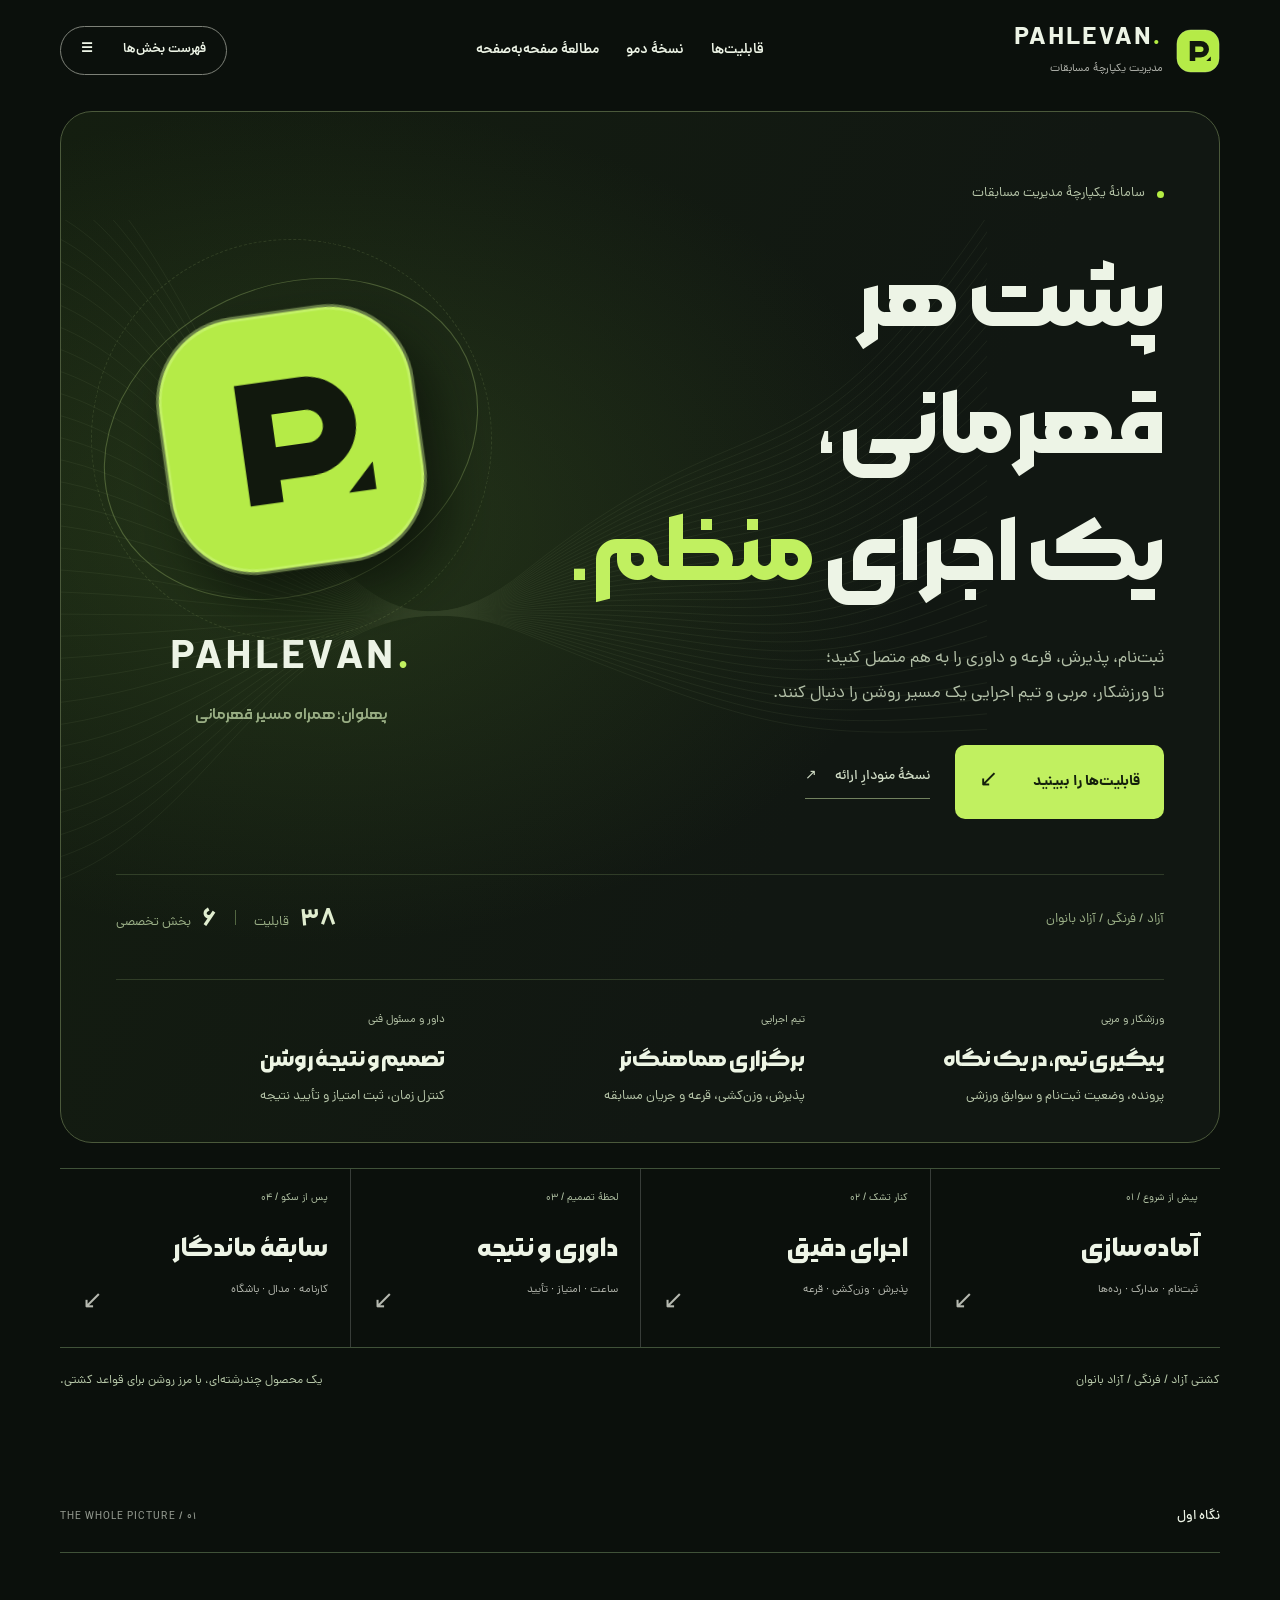
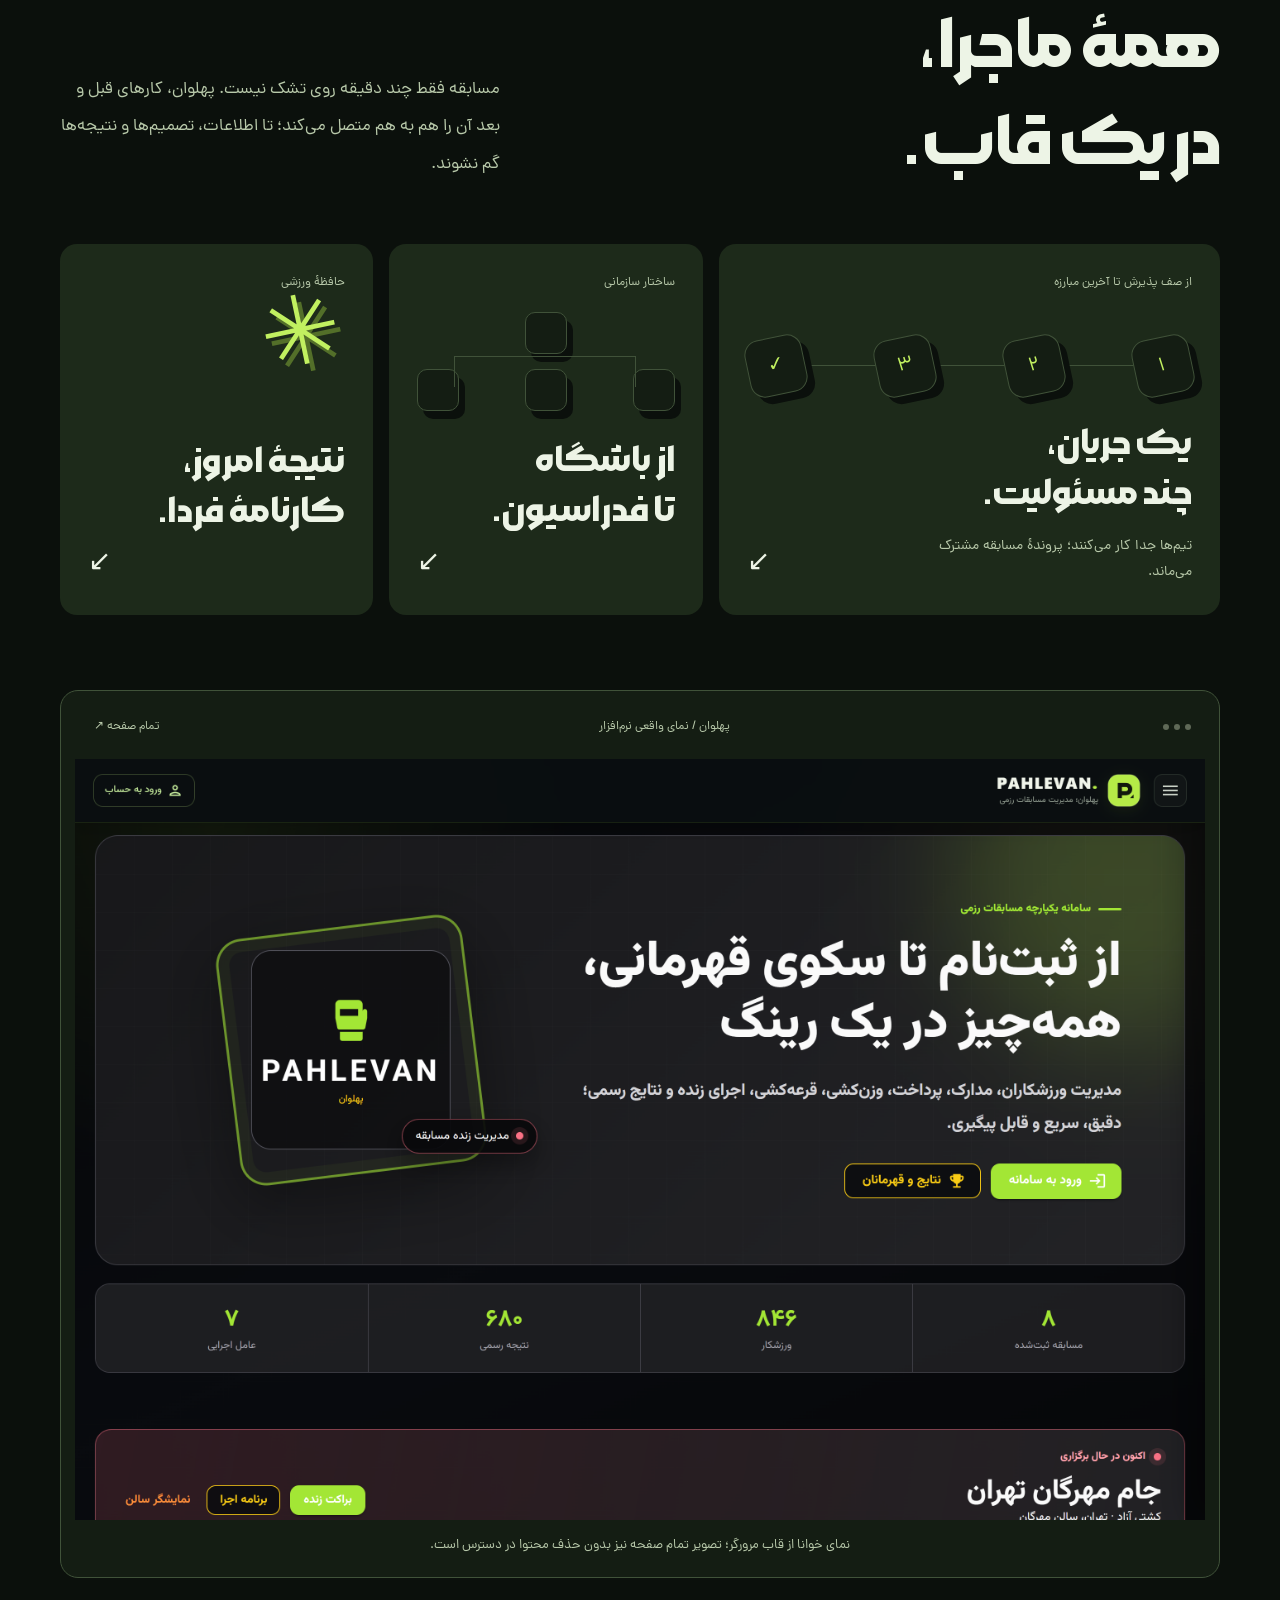
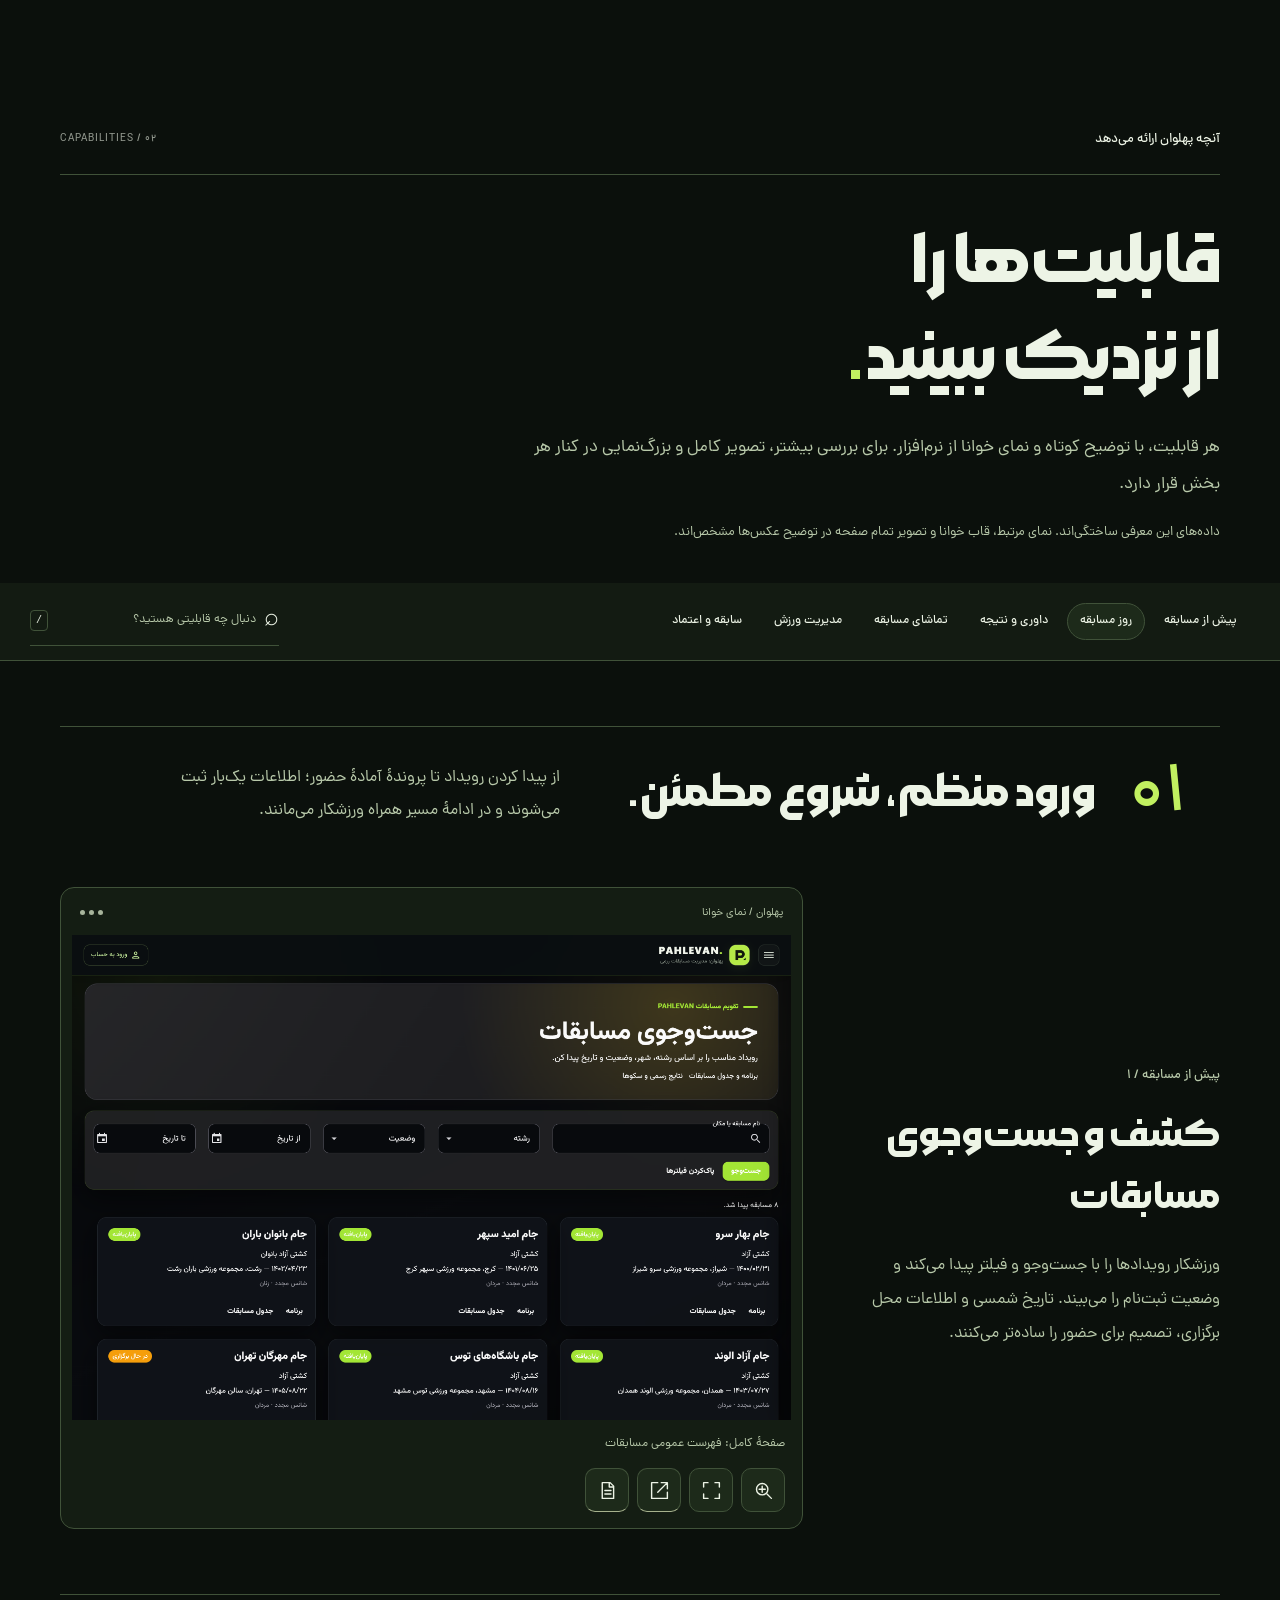
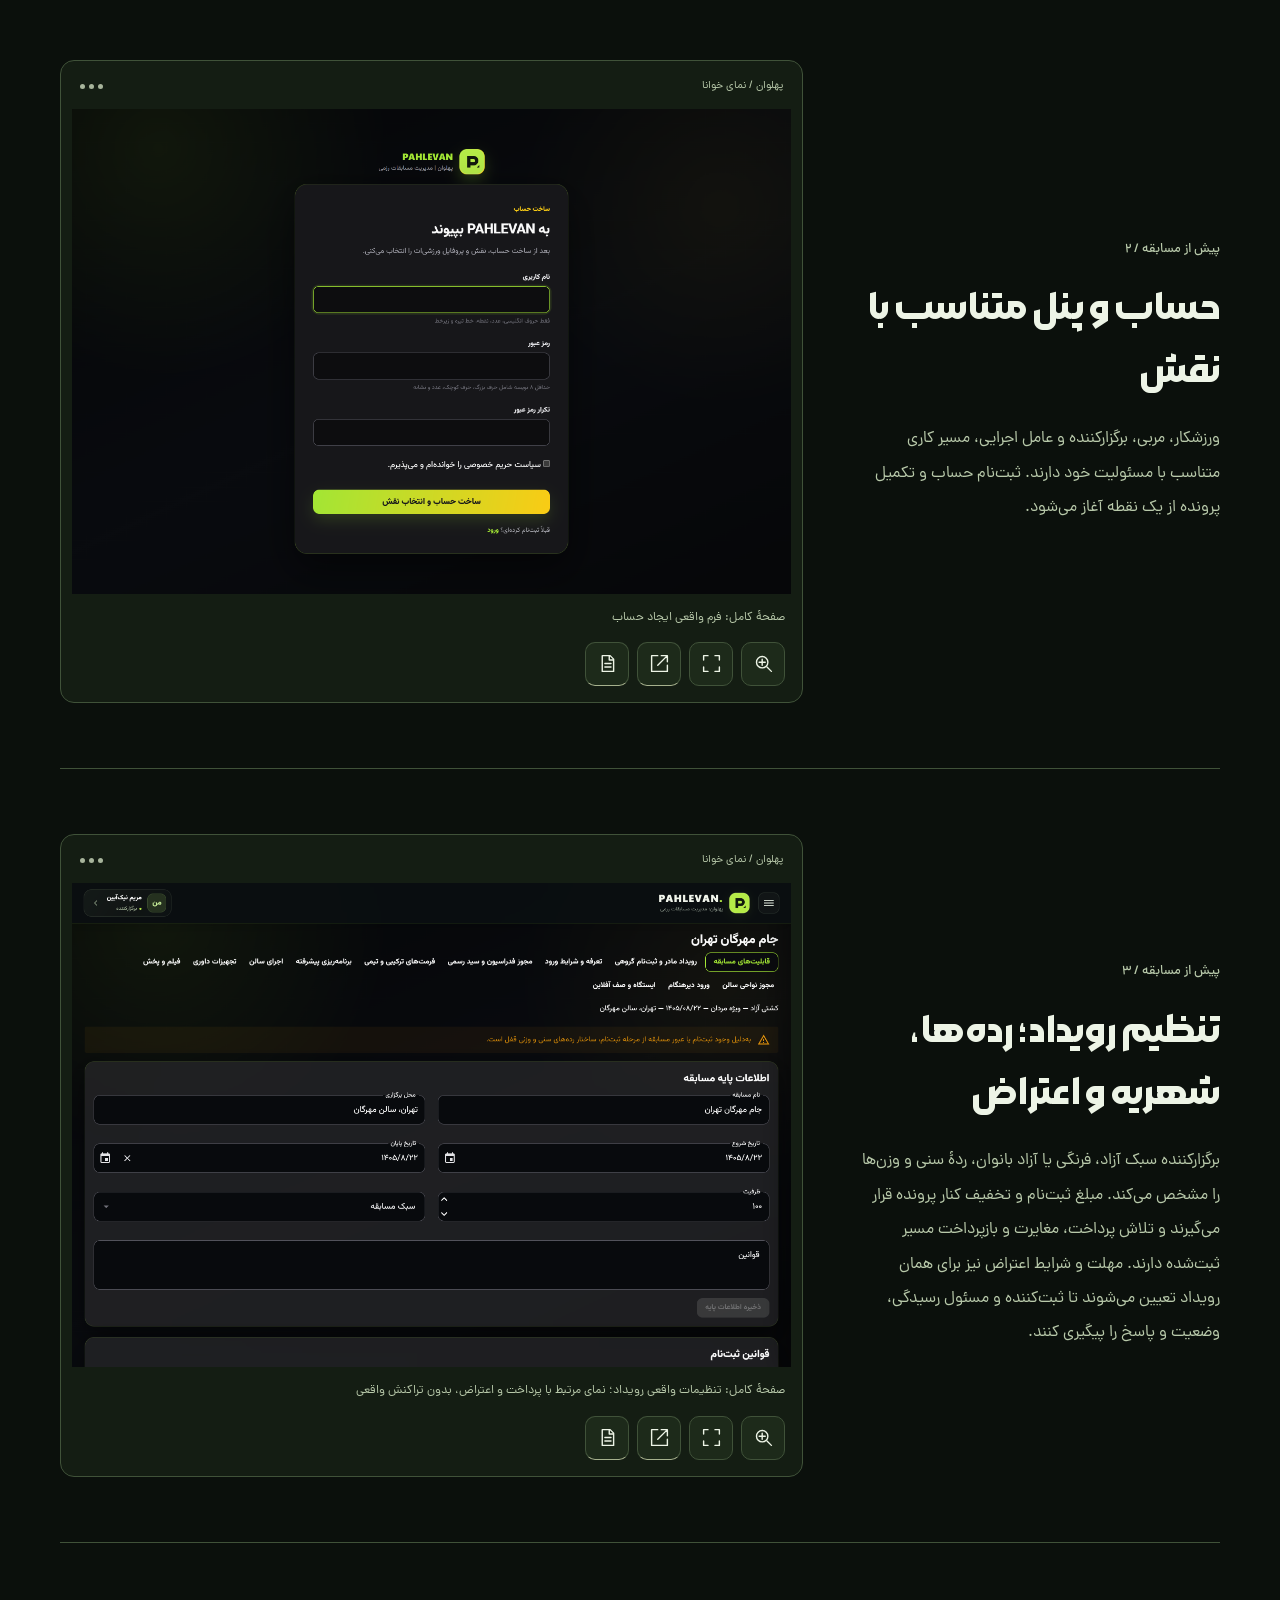
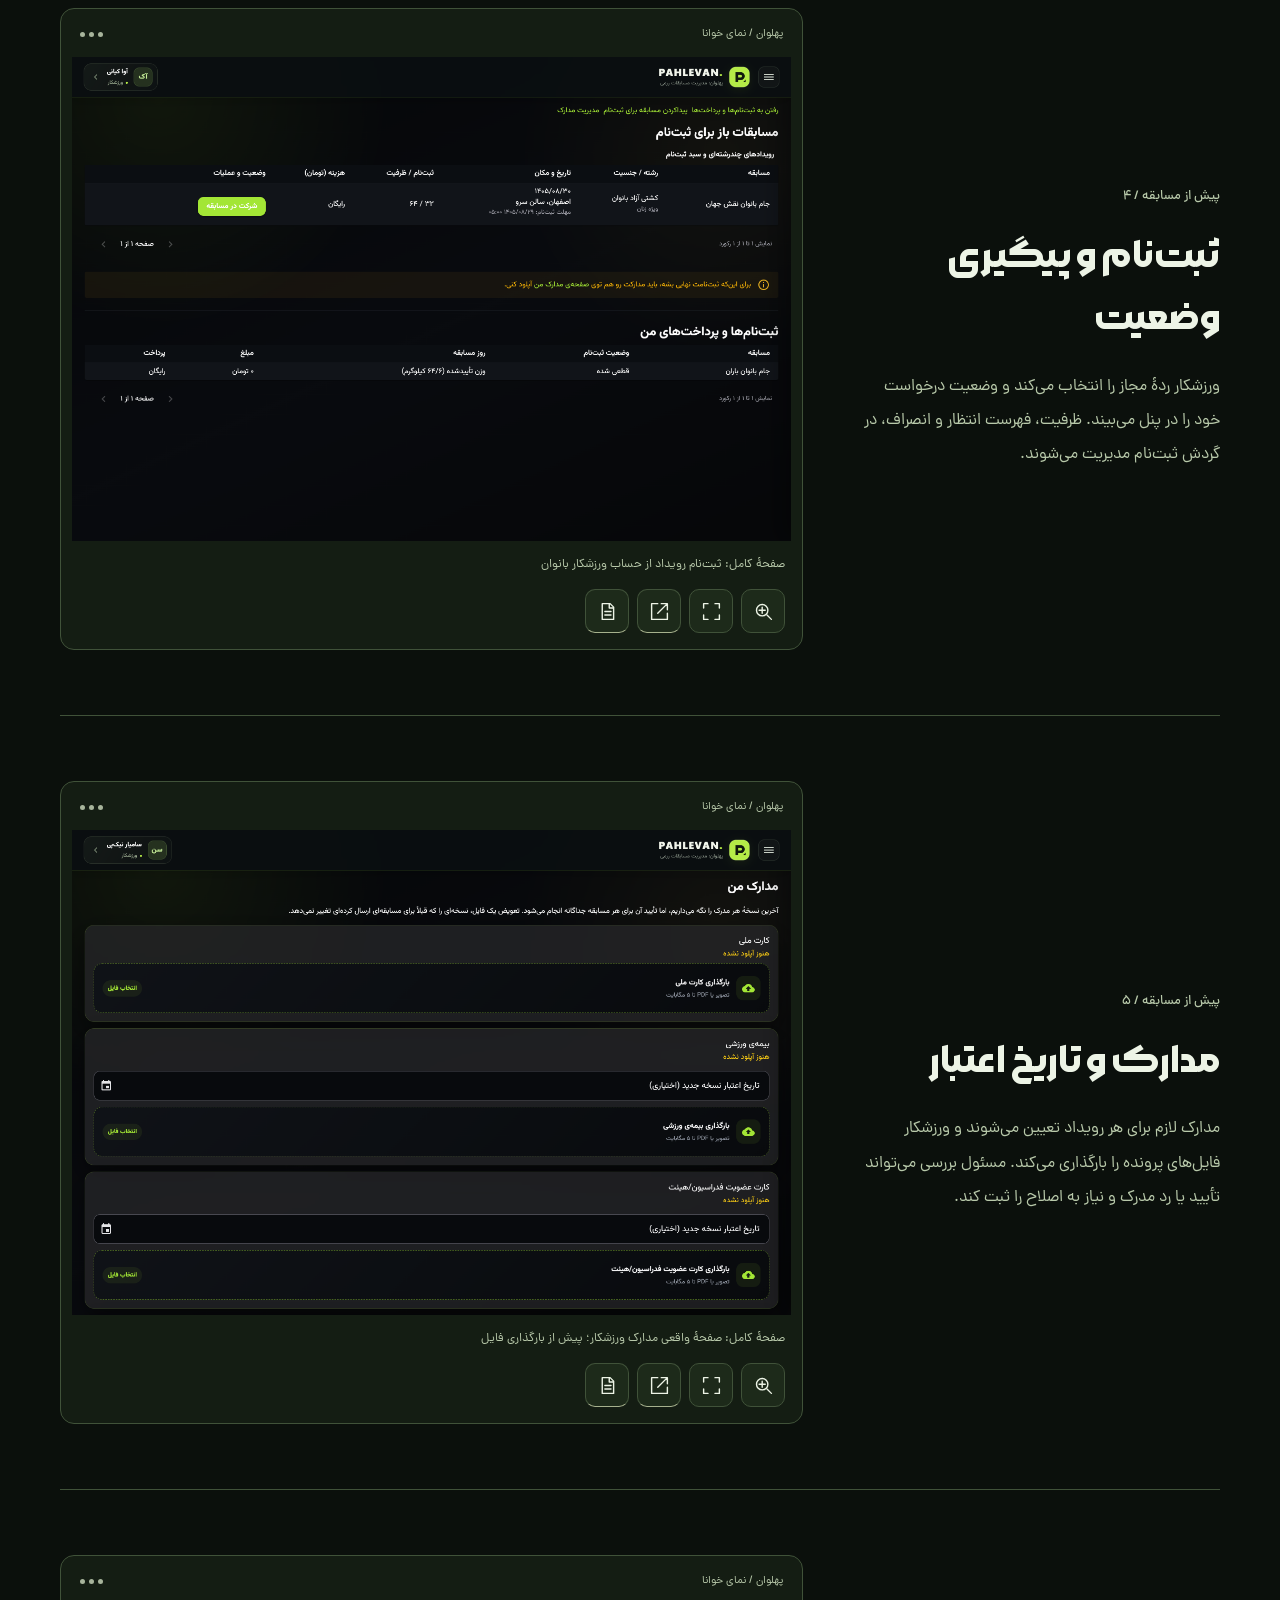
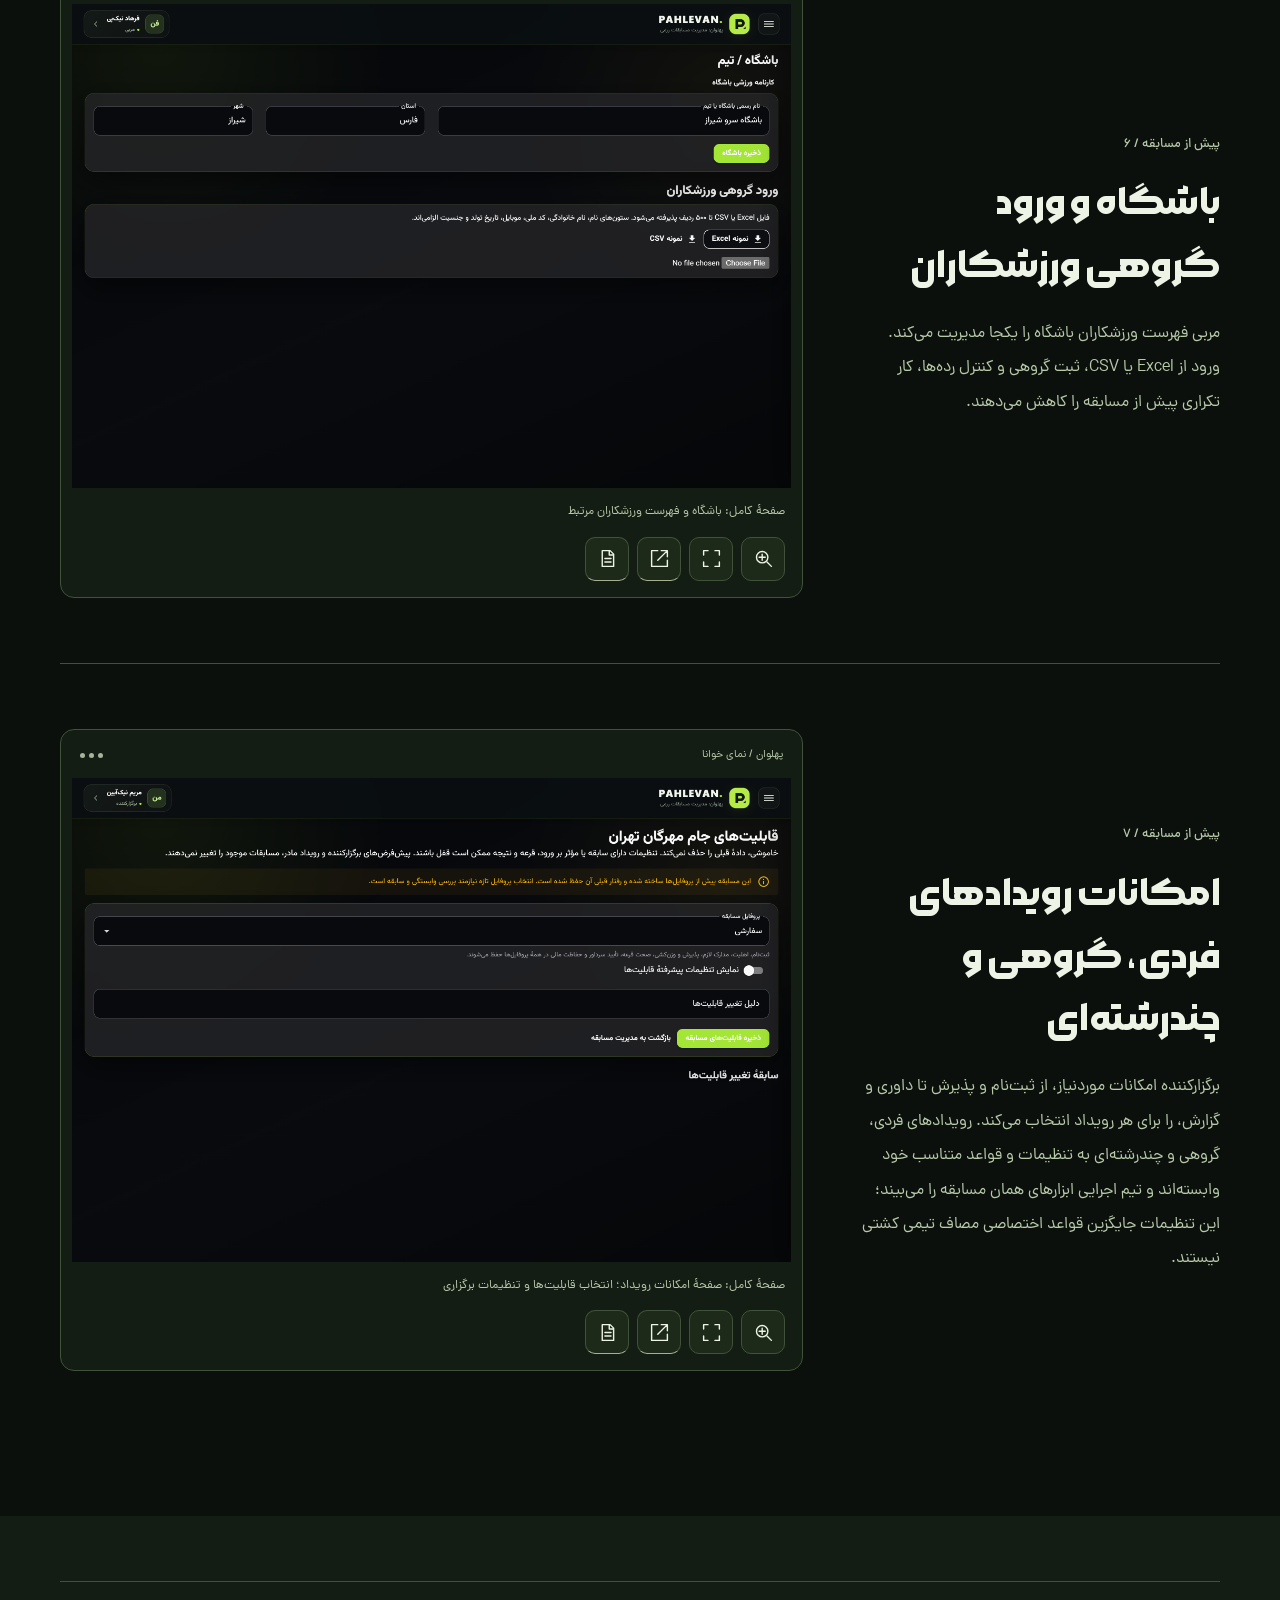
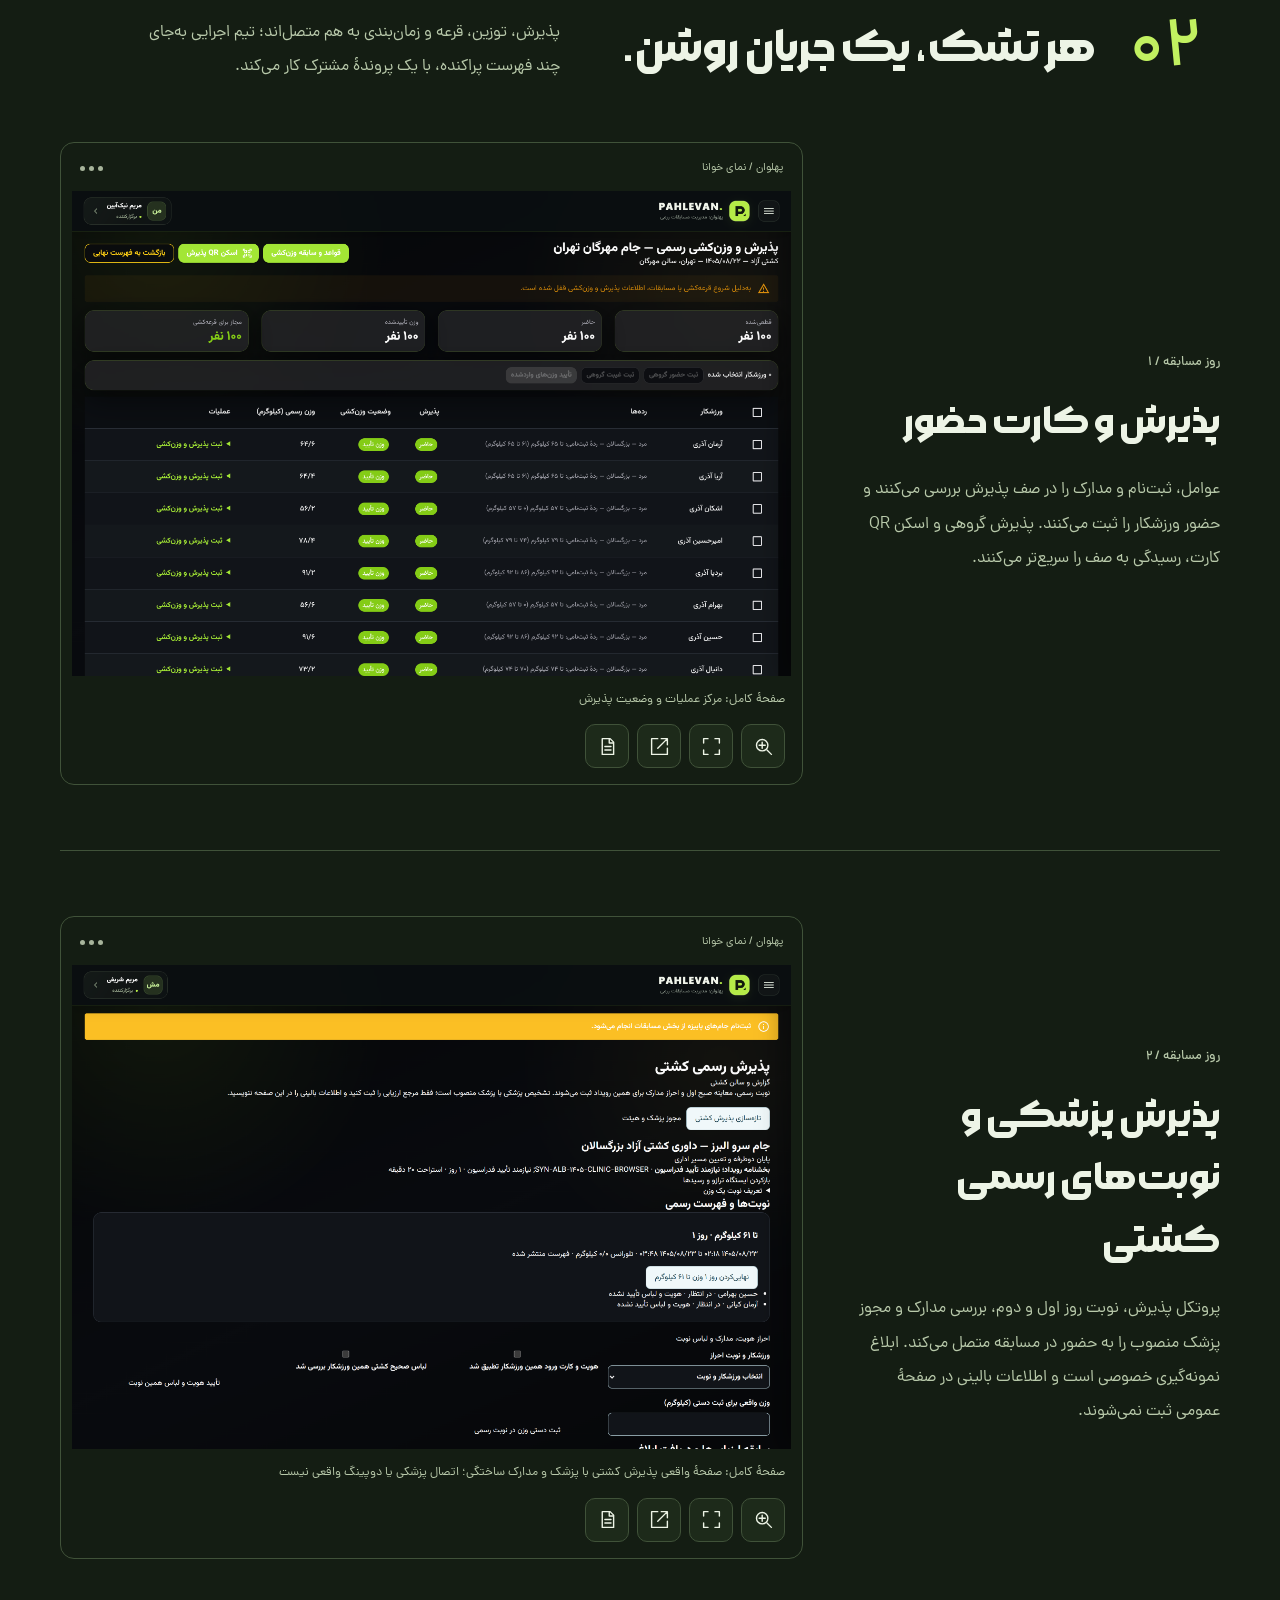
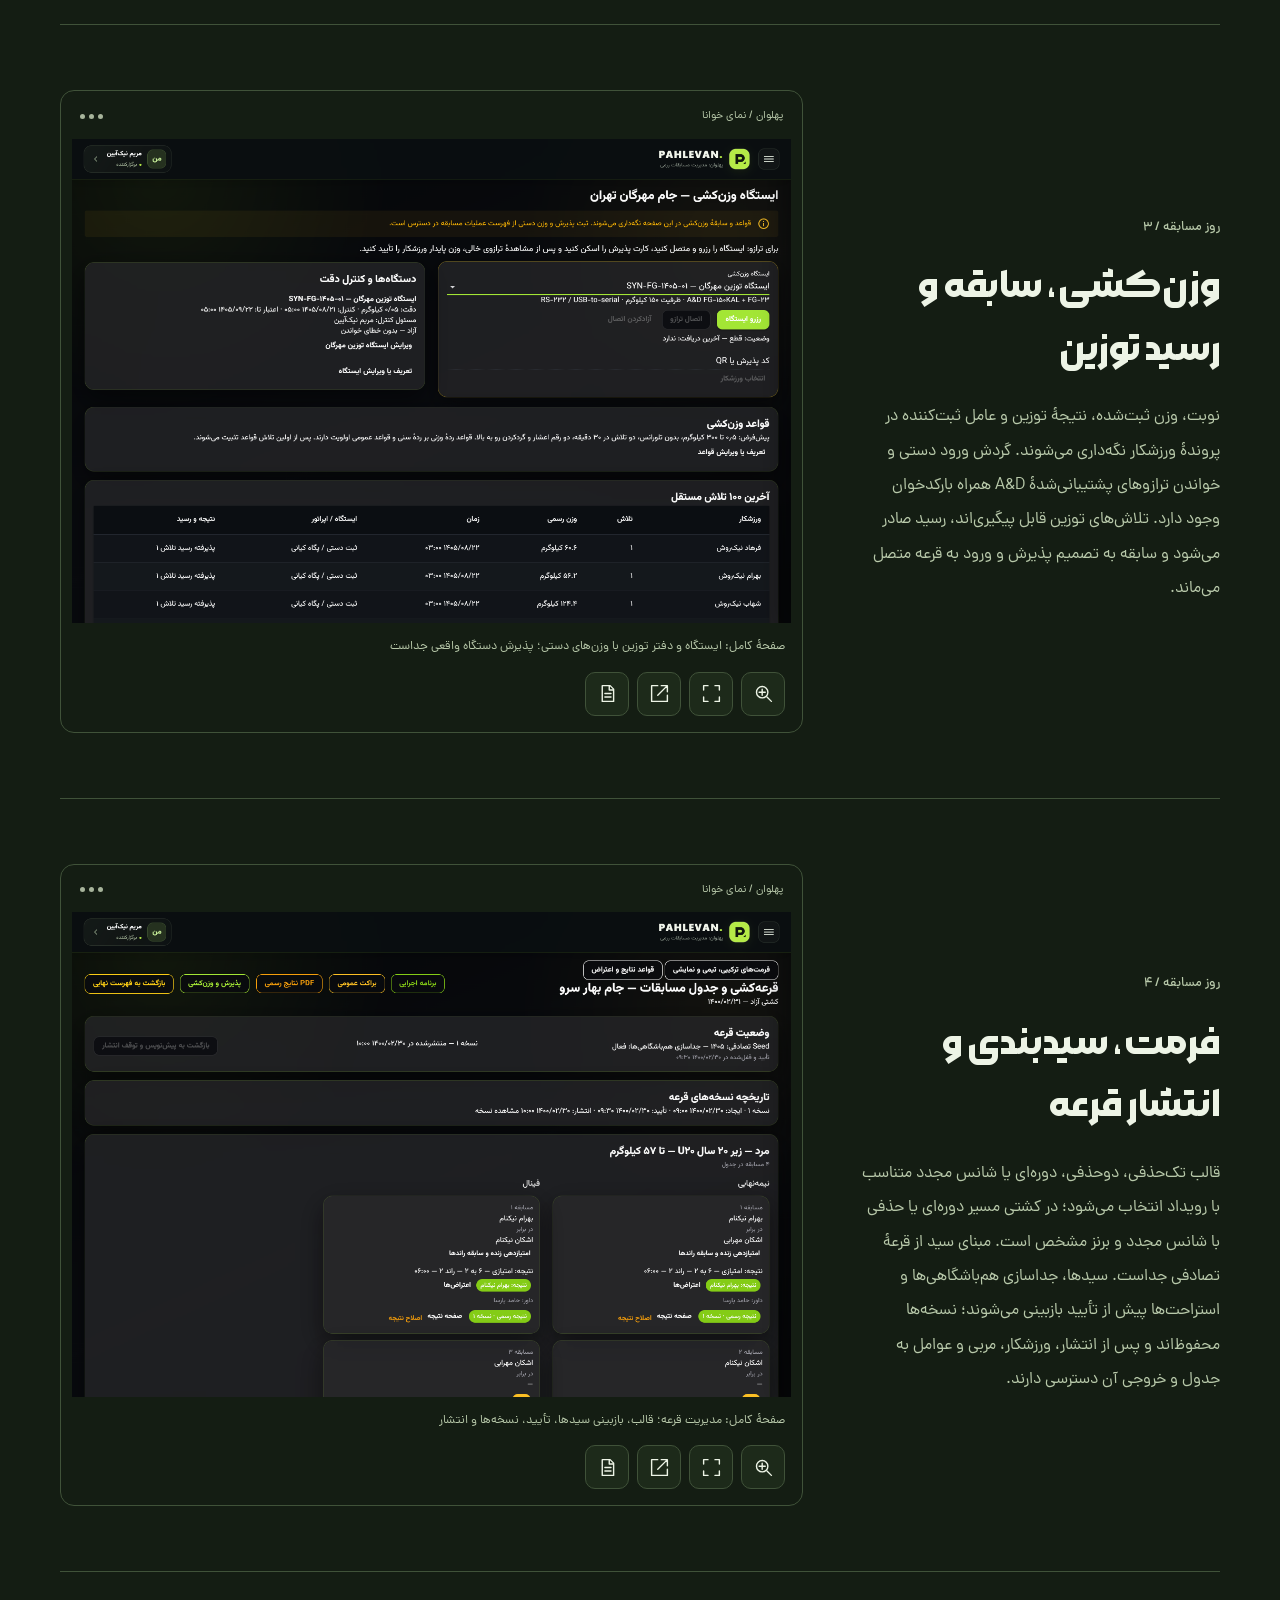
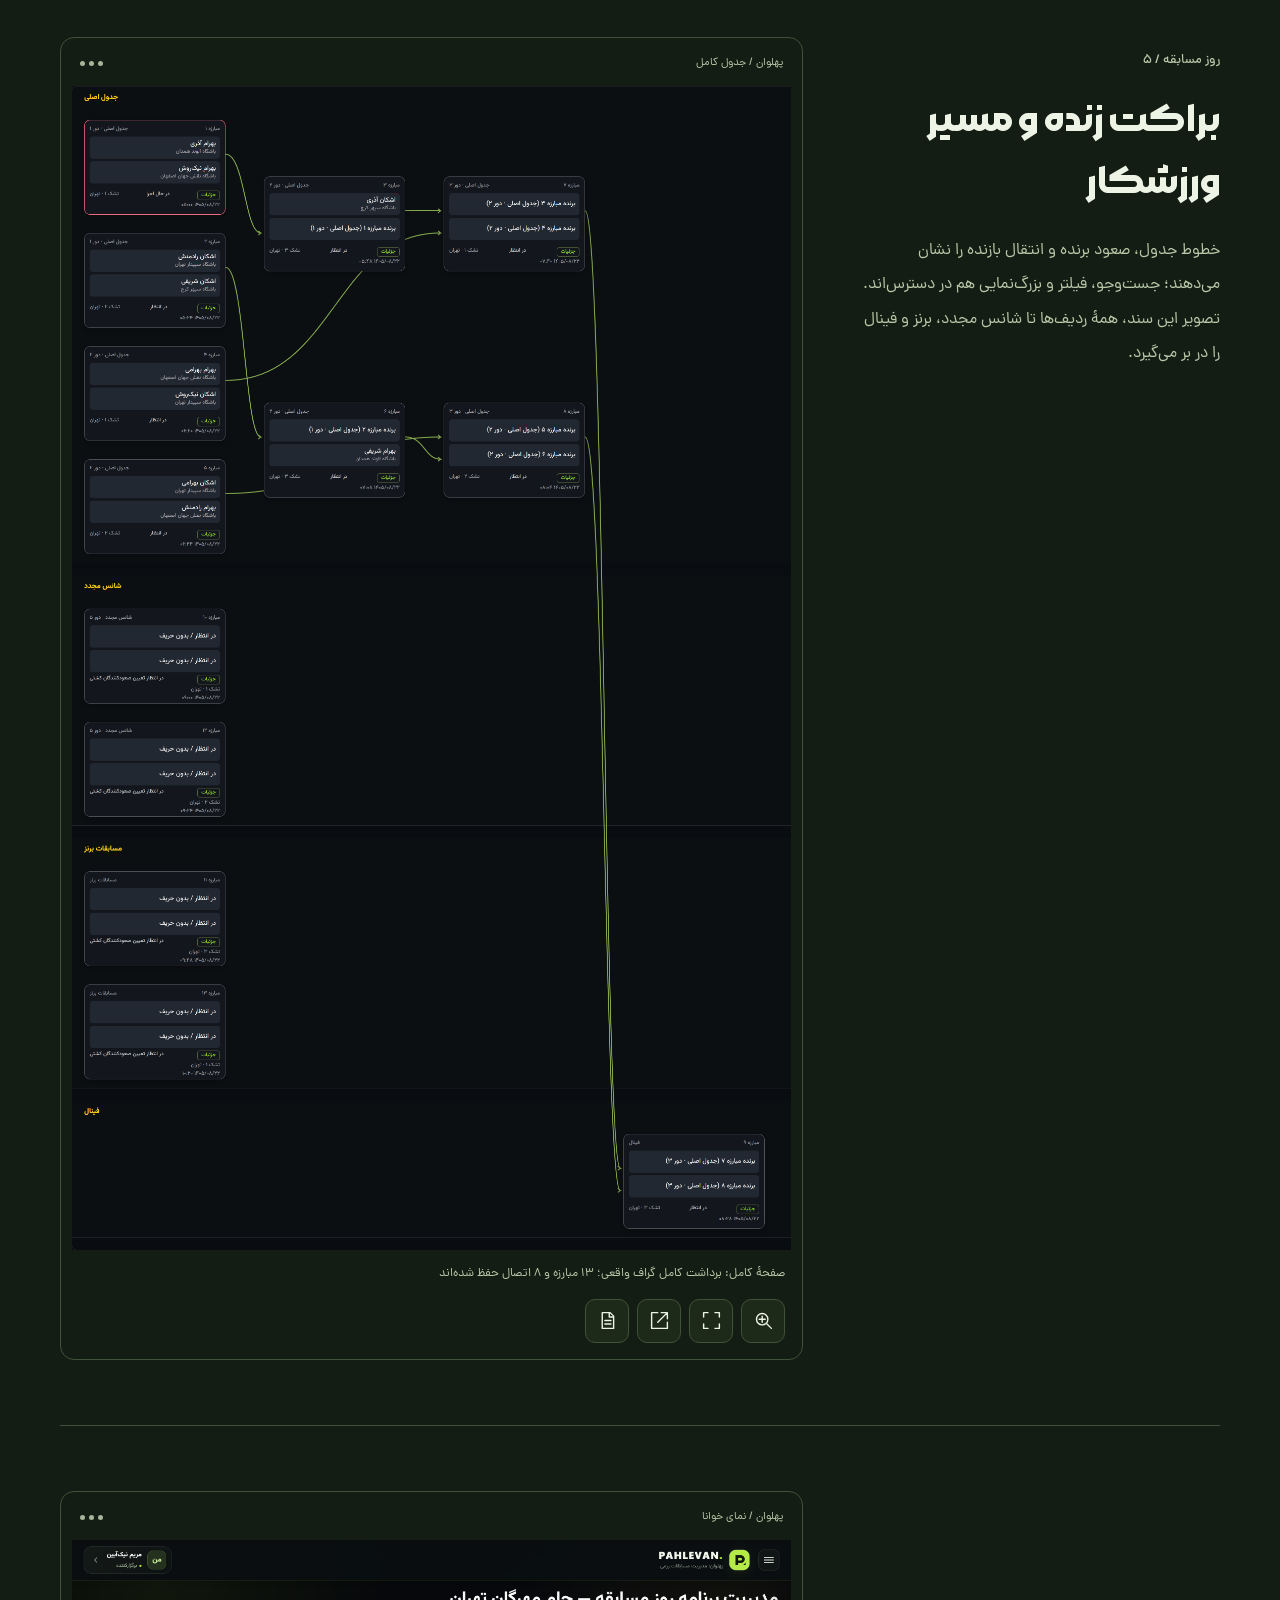
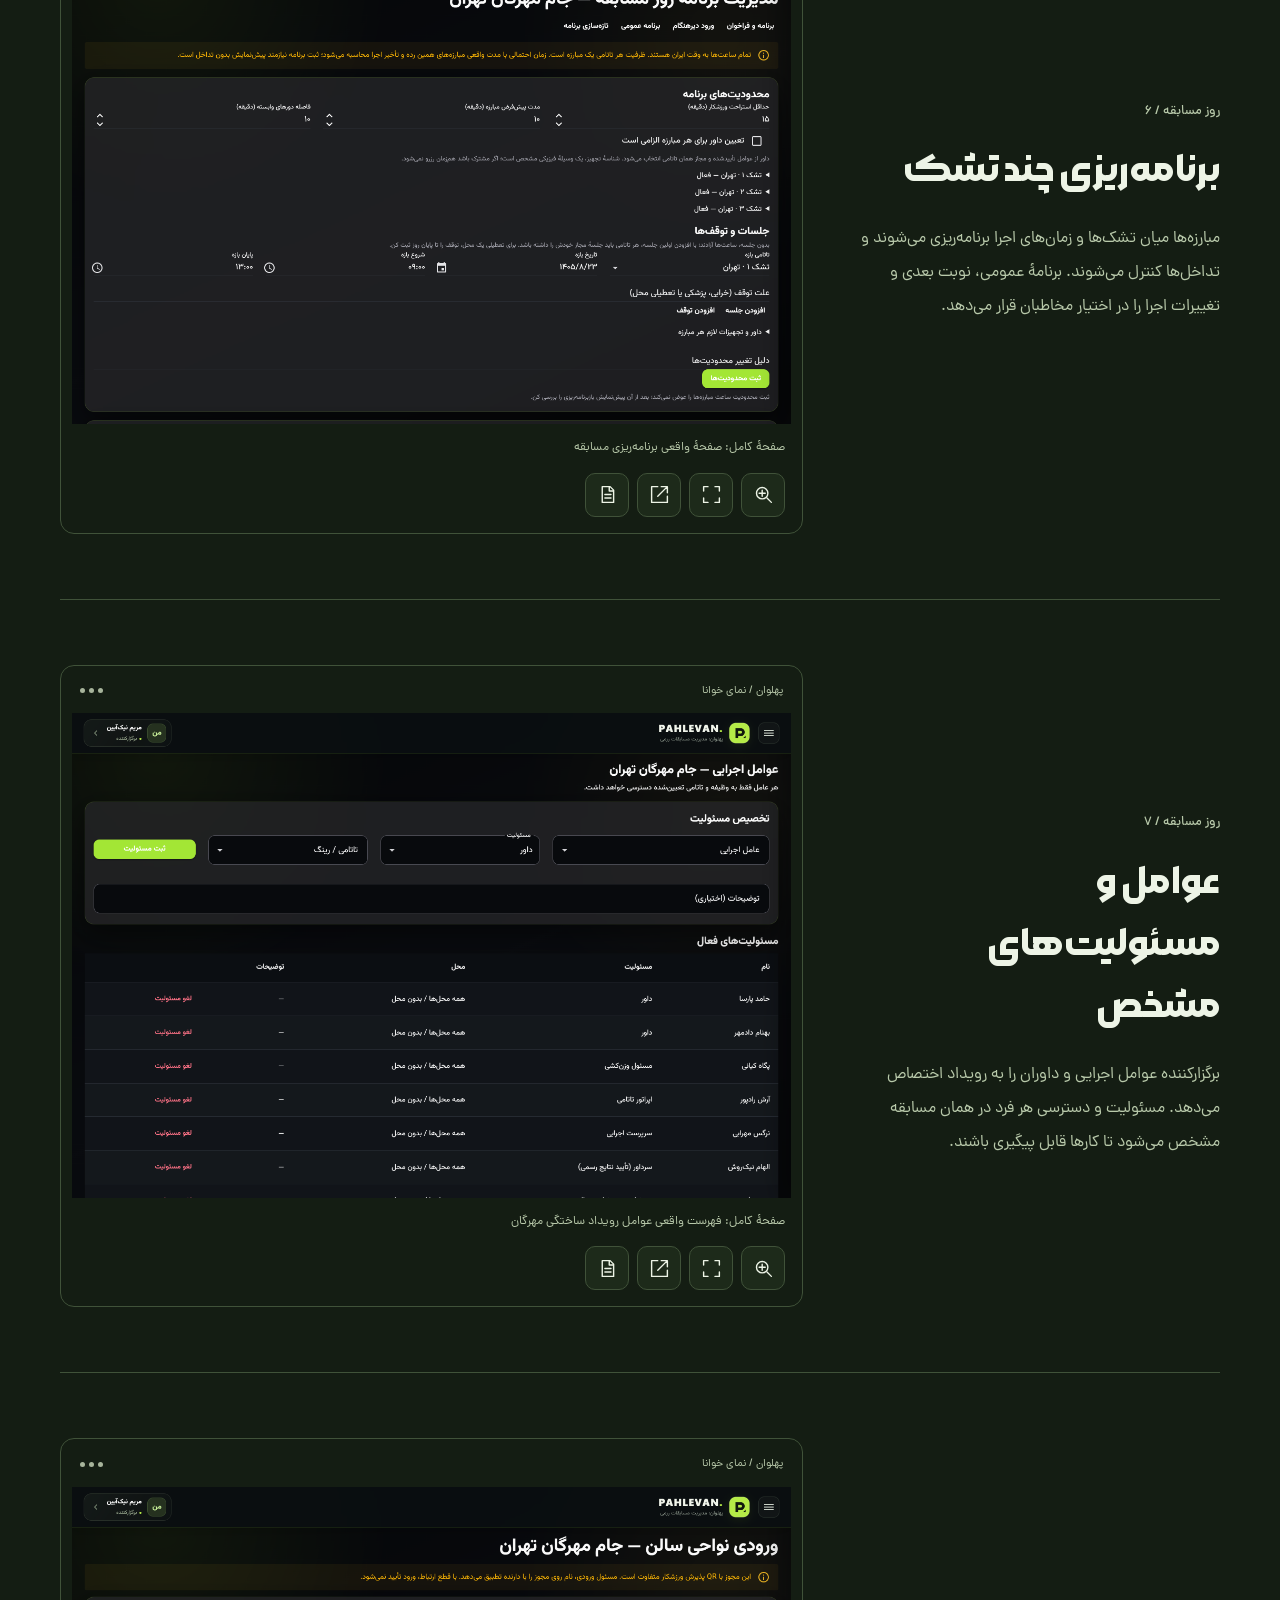
<file: pahlevan/index.html>
<!doctype html>
<html lang="fa" dir="rtl">
<head>
  <meta charset="utf-8"><meta name="viewport" content="width=device-width,initial-scale=1">
  <meta name="description" content="معرفی تصویری پهلوان؛ از ثبت‌نام تا اجرای مسابقه و کارنامهٔ ورزشکار">
  <meta name="color-scheme" content="dark">
  <title>پهلوان — یک مسیر، از ثبت‌نام تا قهرمانی</title>
  <link rel="icon" href="assets/pahlevan-mark.svg" type="image/svg+xml">
  <link rel="stylesheet" href="pahlevan-showcase.css">
  <link rel="stylesheet" href="pahlevan-banner.css">
  <link rel="stylesheet" href="pahlevan-dark.css">
  <script src="pahlevan-showcase.js" defer></script>
</head>
<body>
  <a class="skip" href="#capabilities">رفتن به قابلیت‌ها</a>
  <header class="site-header">
    <a class="brand" href="#top" aria-label="پهلوان، ابتدای سند"><img src="assets/pahlevan-mark.svg" width="44" height="44" alt=""><span>PAHLEVAN<span class="brand-dot">.</span><small>مدیریت یکپارچهٔ مسابقات</small></span></a>
    <nav aria-label="ناوبری اصلی"><a href="#capabilities">قابلیت‌ها</a><a href="#demo">نسخهٔ دمو</a><a href="presentation.html">مطالعهٔ صفحه‌به‌صفحه</a></nav>
    <button class="header-action" id="contents-toggle" type="button" aria-haspopup="dialog">فهرست بخش‌ها <span aria-hidden="true">☰</span></button>
  </header>
  <main id="top">
    <section class="hero">
      <div class="hero-banner">
        <div class="banner-copy"><div class="hero-overline"><span class="status-dot"></span> سامانهٔ یکپارچهٔ مدیریت مسابقات</div>
        <h1>پشت هر قهرمانی،<br>یک اجرای <em>منظم.</em></h1>
        <p class="banner-description">ثبت‌نام، پذیرش، قرعه و داوری را به هم متصل کنید؛<br>تا ورزشکار، مربی و تیم اجرایی یک مسیر روشن را دنبال کنند.</p>
        <div class="banner-actions"><a class="primary-link" href="#capabilities">قابلیت‌ها را ببینید <b aria-hidden="true">↙</b></a><a class="secondary-link" href="presentation.html">نسخهٔ منودارِ ارائه <span aria-hidden="true">↗</span></a></div></div>
        <div class="banner-identity"><div class="logo-stage"><span class="logo-ring ring-one"></span><span class="logo-ring ring-two"></span><img class="hero-logo" src="assets/pahlevan-mark.svg" width="340" height="340" alt="نشان بزرگ پهلوان"></div><strong class="hero-wordmark">PAHLEVAN<span>.</span></strong><span class="hero-brand-fa">پهلوان؛ همراه مسیر قهرمانی</span></div>
        <div class="banner-bottom"><span>آزاد / فرنگی / آزاد بانوان</span><div><b>۳۸</b> قابلیت <i></i><b>۶</b> بخش تخصصی</div></div>
        <div class="banner-audiences" aria-label="پهلوان برای چه کسانی است؟"><article><span>ورزشکار و مربی</span><h3>پیگیری تیم، در یک نگاه</h3><p>پرونده، وضعیت ثبت‌نام و سوابق ورزشی</p></article><article><span>تیم اجرایی</span><h3>برگزاری هماهنگ‌تر</h3><p>پذیرش، وزن‌کشی، قرعه و جریان مسابقه</p></article><article><span>داور و مسئول فنی</span><h3>تصمیم و نتیجهٔ روشن</h3><p>کنترل زمان، ثبت امتیاز و تأیید نتیجه</p></article></div>
      </div>
      <div class="capability-cross" aria-label="چهار بخش چرخهٔ مسابقه">
        <a href="#entry"><span class="cross-number">01 / پیش از شروع</span><strong>آماده‌سازی</strong><span>ثبت‌نام · مدارک · رده‌ها <b>↙</b></span></a>
        <a href="#arena"><span class="cross-number">02 / کنار تشک</span><strong>اجرای دقیق</strong><span>پذیرش · وزن‌کشی · قرعه <b>↙</b></span></a>
        <a href="#judging"><span class="cross-number">03 / لحظهٔ تصمیم</span><strong>داوری و نتیجه</strong><span>ساعت · امتیاز · تأیید <b>↙</b></span></a>
        <a href="#records"><span class="cross-number">04 / پس از سکو</span><strong>سابقهٔ ماندگار</strong><span>کارنامه · مدال · باشگاه <b>↙</b></span></a>
        <div class="cross-mark" aria-hidden="true"><span class="orbit orbit-a"></span><span class="orbit orbit-b"></span><img src="assets/pahlevan-mark.svg" width="76" height="76" alt=""></div>
      </div>
      <div class="hero-foot"><span>کشتی آزاد / فرنگی / آزاد بانوان</span><span>یک محصول چندرشته‌ای، با مرز روشن برای قواعد کشتی.</span></div>
    </section>

    <section class="intro light" id="overview">
      <div class="section-label"><span>نگاه اول</span><span>THE WHOLE PICTURE / 01</span></div>
      <div class="intro-heading"><h2>همهٔ ماجرا،<br>در یک قاب.</h2><p>مسابقه فقط چند دقیقه روی تشک نیست. پهلوان، کارهای قبل و بعد آن را هم به هم متصل می‌کند؛ تا اطلاعات، تصمیم‌ها و نتیجه‌ها گم نشوند.</p></div>
      <div class="intro-bento">
        <a href="#arena" class="bento-main"><span class="mini-label">از صف پذیرش تا آخرین مبارزه</span><div class="flow-art" aria-hidden="true"><i>۱</i><span></span><i>۲</i><span></span><i>۳</i><span></span><i>✓</i></div><h3>یک جریان،<br>چند مسئولیت.</h3><p>تیم‌ها جدا کار می‌کنند؛ پروندهٔ مسابقه مشترک می‌ماند.</p><b aria-hidden="true">↙</b></a>
        <a href="#organization" class="bento-small"><span class="mini-label">ساختار سازمانی</span><div class="org-art" aria-hidden="true"><i></i><i></i><i></i><i></i></div><h3>از باشگاه<br>تا فدراسیون.</h3><b aria-hidden="true">↙</b></a>
        <a href="#records" class="bento-small lime"><span class="mini-label">حافظهٔ ورزشی</span><div class="medal-art" aria-hidden="true">✳</div><h3>نتیجهٔ امروز،<br>کارنامهٔ فردا.</h3><b aria-hidden="true">↙</b></a>
      </div>
      <figure class="product-overview"><div class="image-bar"><span><i></i><i></i><i></i></span><span>پهلوان / نمای واقعی نرم‌افزار</span><button class="text-button" data-open-image="screenshots/01-landing-full.png" data-title="صفحهٔ اصلی پهلوان، کامل">تمام صفحه ↗</button></div><button class="image-button" data-open-image="screen-previews/01-landing.png" data-title="صفحهٔ اصلی پهلوان — نمای خوانا"><img src="screen-previews/01-landing.png" alt="نمای خوانا از صفحهٔ اصلی نرم‌افزار پهلوان" width="2732" height="1840"></button><figcaption>نمای خوانا از قاب مرورگر؛ تصویر تمام صفحه نیز بدون حذف محتوا در دسترس است.</figcaption></figure>
    </section>

    <section id="capabilities" class="catalog-heading light"><div class="section-label"><span>آنچه پهلوان ارائه می‌دهد</span><span>CAPABILITIES / 02</span></div><h2>قابلیت‌ها را<br>از نزدیک ببینید<span class="accent-dot">.</span></h2><p>هر قابلیت، با توضیح کوتاه و نمای خوانا از نرم‌افزار. برای بررسی بیشتر، تصویر کامل و بزرگ‌نمایی در کنار هر بخش قرار دارد.</p><p class="source-note">داده‌های این معرفی ساختگی‌اند. نمای مرتبط، قاب خوانا و تصویر تمام صفحه در توضیح عکس‌ها مشخص‌اند.</p></section>
    <div class="catalog-toolbar"><nav aria-label="فصل‌های قابلیت‌ها"><a href="#entry">پیش از مسابقه</a><a href="#arena">روز مسابقه</a><a href="#judging">داوری و نتیجه</a><a href="#experience">تماشای مسابقه</a><a href="#organization">مدیریت ورزش</a><a href="#records">سابقه و اعتماد</a></nav><label class="search-box"><span aria-hidden="true">⌕</span><input type="search" id="feature-search" aria-label="جست‌وجوی قابلیت" placeholder="دنبال چه قابلیتی هستید؟" autocomplete="off"><kbd>/</kbd></label></div>
    <div class="search-status" role="status" aria-live="polite" hidden></div>
    <div id="feature-catalog"><section class="feature-group" id="entry"><div class="group-heading"><span class="group-number">01</span><h2>ورود منظم، شروع مطمئن.</h2><p>از پیدا کردن رویداد تا پروندهٔ آمادهٔ حضور؛ اطلاعات یک‌بار ثبت می‌شوند و در ادامهٔ مسیر همراه ورزشکار می‌مانند.</p></div><div class="feature-grid"><article class="feature-card" id="feature-discovery" data-search="پیش از مسابقه کشف و جست‌وجوی مسابقات ورزشکار رویدادها را با جست‌وجو و فیلتر پیدا می‌کند و وضعیت ثبت‌نام را می‌بیند. تاریخ شمسی و اطلاعات محل برگزاری، تصمیم برای حضور را ساده‌تر می‌کنند."><div class="feature-copy"><span class="feature-kicker">پیش از مسابقه / ۱</span><h3>کشف و جست‌وجوی مسابقات</h3><p>ورزشکار رویدادها را با جست‌وجو و فیلتر پیدا می‌کند و وضعیت ثبت‌نام را می‌بیند. تاریخ شمسی و اطلاعات محل برگزاری، تصمیم برای حضور را ساده‌تر می‌کنند.</p></div><figure class="feature-image"><div class="screen-titlebar"><span>پهلوان / نمای خوانا</span><i aria-hidden="true"><b></b><b></b><b></b></i></div><button class="image-button" data-open-image="screen-previews/02-competitions.png" data-title="کشف و جست‌وجوی مسابقات — نمای خوانا" aria-label="بزرگ‌نمایی تصویر کشف و جست‌وجوی مسابقات"><img class="" src="screen-previews/02-competitions.png" alt="نمای خوانا: کشف و جست‌وجوی مسابقات" width="2732" height="1840" loading="lazy" decoding="async"></button><figcaption><span>صفحهٔ کامل: فهرست عمومی مسابقات</span><div class="screen-actions"><button type="button" data-open-image="screen-previews/02-competitions.png" data-title="کشف و جست‌وجوی مسابقات — نمای خوانا" aria-label="بزرگ‌نمایی تصویر کشف و جست‌وجوی مسابقات" title="بزرگ‌نمایی"><svg viewbox="0 0 24 24" fill="none" stroke="currentColor" stroke-width="1.6" stroke-linecap="round" stroke-linejoin="round" aria-hidden="true"><circle cx="10.5" cy="10.5" r="6.5"></circle><path d="m16 16 5 5M10.5 7v7M7 10.5h7"></path></svg></button><button type="button" data-open-image="screenshots/02-competitions-full.png" data-title="کشف و جست‌وجوی مسابقات — تمام صفحه" aria-label="تصویر تمام صفحهٔ کشف و جست‌وجوی مسابقات" title="تمام صفحه"><svg viewbox="0 0 24 24" fill="none" stroke="currentColor" stroke-width="1.6" stroke-linecap="round" stroke-linejoin="round" aria-hidden="true"><path d="M8 3H3v5m13-5h5v5M3 16v5h5m13-5v5h-5"></path></svg></button><a href="screenshots/02-competitions-full.png" target="_blank" rel="noopener" aria-label="بازکردن اصل تصویر کشف و جست‌وجوی مسابقات" title="اصل تصویر"><svg viewbox="0 0 24 24" fill="none" stroke="currentColor" stroke-width="1.6" stroke-linecap="round" stroke-linejoin="round" aria-hidden="true"><path d="M14 3h7v7m0-7L10 14M10 3H3v18h18v-7"></path></svg></a><a href="presentation.html#page-2" aria-label="صفحهٔ ۲ در ارائه؛ کشف و جست‌وجوی مسابقات" title="مشاهده در ارائه"><svg viewbox="0 0 24 24" fill="none" stroke="currentColor" stroke-width="1.6" stroke-linecap="round" stroke-linejoin="round" aria-hidden="true"><path d="M6 3h9l4 4v14H6zM14 3v5h5M9 12h7m-7 4h7"></path></svg></a></div></figcaption></figure></article><article class="feature-card" id="feature-accounts" data-search="پیش از مسابقه حساب و پنل متناسب با نقش ورزشکار، مربی، برگزارکننده و عامل اجرایی، مسیر کاری متناسب با مسئولیت خود دارند. ثبت‌نام حساب و تکمیل پرونده از یک نقطه آغاز می‌شود."><div class="feature-copy"><span class="feature-kicker">پیش از مسابقه / ۲</span><h3>حساب و پنل متناسب با نقش</h3><p>ورزشکار، مربی، برگزارکننده و عامل اجرایی، مسیر کاری متناسب با مسئولیت خود دارند. ثبت‌نام حساب و تکمیل پرونده از یک نقطه آغاز می‌شود.</p></div><figure class="feature-image"><div class="screen-titlebar"><span>پهلوان / نمای خوانا</span><i aria-hidden="true"><b></b><b></b><b></b></i></div><button class="image-button" data-open-image="screen-previews/03-registration.png" data-title="حساب و پنل متناسب با نقش — نمای خوانا" aria-label="بزرگ‌نمایی تصویر حساب و پنل متناسب با نقش"><img class="" src="screen-previews/03-registration.png" alt="نمای خوانا: حساب و پنل متناسب با نقش" width="2732" height="1840" loading="lazy" decoding="async"></button><figcaption><span>صفحهٔ کامل: فرم واقعی ایجاد حساب</span><div class="screen-actions"><button type="button" data-open-image="screen-previews/03-registration.png" data-title="حساب و پنل متناسب با نقش — نمای خوانا" aria-label="بزرگ‌نمایی تصویر حساب و پنل متناسب با نقش" title="بزرگ‌نمایی"><svg viewbox="0 0 24 24" fill="none" stroke="currentColor" stroke-width="1.6" stroke-linecap="round" stroke-linejoin="round" aria-hidden="true"><circle cx="10.5" cy="10.5" r="6.5"></circle><path d="m16 16 5 5M10.5 7v7M7 10.5h7"></path></svg></button><button type="button" data-open-image="screenshots/03-registration-full.png" data-title="حساب و پنل متناسب با نقش — تمام صفحه" aria-label="تصویر تمام صفحهٔ حساب و پنل متناسب با نقش" title="تمام صفحه"><svg viewbox="0 0 24 24" fill="none" stroke="currentColor" stroke-width="1.6" stroke-linecap="round" stroke-linejoin="round" aria-hidden="true"><path d="M8 3H3v5m13-5h5v5M3 16v5h5m13-5v5h-5"></path></svg></button><a href="screenshots/03-registration-full.png" target="_blank" rel="noopener" aria-label="بازکردن اصل تصویر حساب و پنل متناسب با نقش" title="اصل تصویر"><svg viewbox="0 0 24 24" fill="none" stroke="currentColor" stroke-width="1.6" stroke-linecap="round" stroke-linejoin="round" aria-hidden="true"><path d="M14 3h7v7m0-7L10 14M10 3H3v18h18v-7"></path></svg></a><a href="presentation.html#page-3" aria-label="صفحهٔ ۳ در ارائه؛ حساب و پنل متناسب با نقش" title="مشاهده در ارائه"><svg viewbox="0 0 24 24" fill="none" stroke="currentColor" stroke-width="1.6" stroke-linecap="round" stroke-linejoin="round" aria-hidden="true"><path d="M6 3h9l4 4v14H6zM14 3v5h5M9 12h7m-7 4h7"></path></svg></a></div></figcaption></figure></article><article class="feature-card" id="feature-styles" data-search="پیش از مسابقه تنظیم رویداد؛ رده‌ها، شهریه و اعتراض برگزارکننده سبک آزاد، فرنگی یا آزاد بانوان، ردهٔ سنی و وزن‌ها را مشخص می‌کند. مبلغ ثبت‌نام و تخفیف کنار پرونده قرار می‌گیرند و تلاش پرداخت، مغایرت و بازپرداخت مسیر ثبت‌شده دارند. مهلت و شرایط اعتراض نیز برای همان رویداد تعیین می‌شوند تا ثبت‌کننده و مسئول رسیدگی، وضعیت و پاسخ را پیگیری کنند."><span class="feature-alias" id="feature-fees" aria-hidden="true"></span><span class="feature-alias" id="feature-protests" aria-hidden="true"></span><div class="feature-copy"><span class="feature-kicker">پیش از مسابقه / ۳</span><h3>تنظیم رویداد؛ رده‌ها، شهریه و اعتراض</h3><p>برگزارکننده سبک آزاد، فرنگی یا آزاد بانوان، ردهٔ سنی و وزن‌ها را مشخص می‌کند. مبلغ ثبت‌نام و تخفیف کنار پرونده قرار می‌گیرند و تلاش پرداخت، مغایرت و بازپرداخت مسیر ثبت‌شده دارند. مهلت و شرایط اعتراض نیز برای همان رویداد تعیین می‌شوند تا ثبت‌کننده و مسئول رسیدگی، وضعیت و پاسخ را پیگیری کنند.</p></div><figure class="feature-image"><div class="screen-titlebar"><span>پهلوان / نمای خوانا</span><i aria-hidden="true"><b></b><b></b><b></b></i></div><button class="image-button" data-open-image="screen-previews/26-event-settings.png" data-title="تنظیم رویداد؛ رده‌ها، شهریه و اعتراض — نمای خوانا" aria-label="بزرگ‌نمایی تصویر تنظیم رویداد؛ رده‌ها، شهریه و اعتراض"><img class="" src="screen-previews/26-event-settings.png" alt="نمای خوانا: تنظیم رویداد؛ رده‌ها، شهریه و اعتراض" width="2732" height="1840" loading="lazy" decoding="async"></button><figcaption><span>صفحهٔ کامل: تنظیمات واقعی رویداد؛ نمای مرتبط با پرداخت و اعتراض، بدون تراکنش واقعی</span><div class="screen-actions"><button type="button" data-open-image="screen-previews/26-event-settings.png" data-title="تنظیم رویداد؛ رده‌ها، شهریه و اعتراض — نمای خوانا" aria-label="بزرگ‌نمایی تصویر تنظیم رویداد؛ رده‌ها، شهریه و اعتراض" title="بزرگ‌نمایی"><svg viewbox="0 0 24 24" fill="none" stroke="currentColor" stroke-width="1.6" stroke-linecap="round" stroke-linejoin="round" aria-hidden="true"><circle cx="10.5" cy="10.5" r="6.5"></circle><path d="m16 16 5 5M10.5 7v7M7 10.5h7"></path></svg></button><button type="button" data-open-image="screenshots/26-event-settings-full.png" data-title="تنظیم رویداد؛ رده‌ها، شهریه و اعتراض — تمام صفحه" aria-label="تصویر تمام صفحهٔ تنظیم رویداد؛ رده‌ها، شهریه و اعتراض" title="تمام صفحه"><svg viewbox="0 0 24 24" fill="none" stroke="currentColor" stroke-width="1.6" stroke-linecap="round" stroke-linejoin="round" aria-hidden="true"><path d="M8 3H3v5m13-5h5v5M3 16v5h5m13-5v5h-5"></path></svg></button><a href="screenshots/26-event-settings-full.png" target="_blank" rel="noopener" aria-label="بازکردن اصل تصویر تنظیم رویداد؛ رده‌ها، شهریه و اعتراض" title="اصل تصویر"><svg viewbox="0 0 24 24" fill="none" stroke="currentColor" stroke-width="1.6" stroke-linecap="round" stroke-linejoin="round" aria-hidden="true"><path d="M14 3h7v7m0-7L10 14M10 3H3v18h18v-7"></path></svg></a><a href="presentation.html#page-4" aria-label="صفحهٔ ۴ در ارائه؛ تنظیم رویداد؛ رده‌ها، شهریه و اعتراض" title="مشاهده در ارائه"><svg viewbox="0 0 24 24" fill="none" stroke="currentColor" stroke-width="1.6" stroke-linecap="round" stroke-linejoin="round" aria-hidden="true"><path d="M6 3h9l4 4v14H6zM14 3v5h5M9 12h7m-7 4h7"></path></svg></a></div></figcaption></figure></article><article class="feature-card" id="feature-registration" data-search="پیش از مسابقه ثبت‌نام و پیگیری وضعیت ورزشکار ردهٔ مجاز را انتخاب می‌کند و وضعیت درخواست خود را در پنل می‌بیند. ظرفیت، فهرست انتظار و انصراف، در گردش ثبت‌نام مدیریت می‌شوند."><div class="feature-copy"><span class="feature-kicker">پیش از مسابقه / ۴</span><h3>ثبت‌نام و پیگیری وضعیت</h3><p>ورزشکار ردهٔ مجاز را انتخاب می‌کند و وضعیت درخواست خود را در پنل می‌بیند. ظرفیت، فهرست انتظار و انصراف، در گردش ثبت‌نام مدیریت می‌شوند.</p></div><figure class="feature-image"><div class="screen-titlebar"><span>پهلوان / نمای خوانا</span><i aria-hidden="true"><b></b><b></b><b></b></i></div><button class="image-button" data-open-image="screen-previews/24-event-registration.png" data-title="ثبت‌نام و پیگیری وضعیت — نمای خوانا" aria-label="بزرگ‌نمایی تصویر ثبت‌نام و پیگیری وضعیت"><img class="" src="screen-previews/24-event-registration.png" alt="نمای خوانا: ثبت‌نام و پیگیری وضعیت" width="2732" height="1840" loading="lazy" decoding="async"></button><figcaption><span>صفحهٔ کامل: ثبت‌نام رویداد از حساب ورزشکار بانوان</span><div class="screen-actions"><button type="button" data-open-image="screen-previews/24-event-registration.png" data-title="ثبت‌نام و پیگیری وضعیت — نمای خوانا" aria-label="بزرگ‌نمایی تصویر ثبت‌نام و پیگیری وضعیت" title="بزرگ‌نمایی"><svg viewbox="0 0 24 24" fill="none" stroke="currentColor" stroke-width="1.6" stroke-linecap="round" stroke-linejoin="round" aria-hidden="true"><circle cx="10.5" cy="10.5" r="6.5"></circle><path d="m16 16 5 5M10.5 7v7M7 10.5h7"></path></svg></button><button type="button" data-open-image="screenshots/24-event-registration-full.png" data-title="ثبت‌نام و پیگیری وضعیت — تمام صفحه" aria-label="تصویر تمام صفحهٔ ثبت‌نام و پیگیری وضعیت" title="تمام صفحه"><svg viewbox="0 0 24 24" fill="none" stroke="currentColor" stroke-width="1.6" stroke-linecap="round" stroke-linejoin="round" aria-hidden="true"><path d="M8 3H3v5m13-5h5v5M3 16v5h5m13-5v5h-5"></path></svg></button><a href="screenshots/24-event-registration-full.png" target="_blank" rel="noopener" aria-label="بازکردن اصل تصویر ثبت‌نام و پیگیری وضعیت" title="اصل تصویر"><svg viewbox="0 0 24 24" fill="none" stroke="currentColor" stroke-width="1.6" stroke-linecap="round" stroke-linejoin="round" aria-hidden="true"><path d="M14 3h7v7m0-7L10 14M10 3H3v18h18v-7"></path></svg></a><a href="presentation.html#page-5" aria-label="صفحهٔ ۵ در ارائه؛ ثبت‌نام و پیگیری وضعیت" title="مشاهده در ارائه"><svg viewbox="0 0 24 24" fill="none" stroke="currentColor" stroke-width="1.6" stroke-linecap="round" stroke-linejoin="round" aria-hidden="true"><path d="M6 3h9l4 4v14H6zM14 3v5h5M9 12h7m-7 4h7"></path></svg></a></div></figcaption></figure></article><article class="feature-card" id="feature-documents" data-search="پیش از مسابقه مدارک و تاریخ اعتبار مدارک لازم برای هر رویداد تعیین می‌شوند و ورزشکار فایل‌های پرونده را بارگذاری می‌کند. مسئول بررسی می‌تواند تأیید یا رد مدرک و نیاز به اصلاح را ثبت کند."><div class="feature-copy"><span class="feature-kicker">پیش از مسابقه / ۵</span><h3>مدارک و تاریخ اعتبار</h3><p>مدارک لازم برای هر رویداد تعیین می‌شوند و ورزشکار فایل‌های پرونده را بارگذاری می‌کند. مسئول بررسی می‌تواند تأیید یا رد مدرک و نیاز به اصلاح را ثبت کند.</p></div><figure class="feature-image"><div class="screen-titlebar"><span>پهلوان / نمای خوانا</span><i aria-hidden="true"><b></b><b></b><b></b></i></div><button class="image-button" data-open-image="screen-previews/39-documents.png" data-title="مدارک و تاریخ اعتبار — نمای خوانا" aria-label="بزرگ‌نمایی تصویر مدارک و تاریخ اعتبار"><img class="" src="screen-previews/39-documents.png" alt="نمای خوانا: مدارک و تاریخ اعتبار" width="2732" height="1840" loading="lazy" decoding="async"></button><figcaption><span>صفحهٔ کامل: صفحهٔ واقعی مدارک ورزشکار؛ پیش از بارگذاری فایل</span><div class="screen-actions"><button type="button" data-open-image="screen-previews/39-documents.png" data-title="مدارک و تاریخ اعتبار — نمای خوانا" aria-label="بزرگ‌نمایی تصویر مدارک و تاریخ اعتبار" title="بزرگ‌نمایی"><svg viewbox="0 0 24 24" fill="none" stroke="currentColor" stroke-width="1.6" stroke-linecap="round" stroke-linejoin="round" aria-hidden="true"><circle cx="10.5" cy="10.5" r="6.5"></circle><path d="m16 16 5 5M10.5 7v7M7 10.5h7"></path></svg></button><button type="button" data-open-image="screenshots/39-documents-full.png" data-title="مدارک و تاریخ اعتبار — تمام صفحه" aria-label="تصویر تمام صفحهٔ مدارک و تاریخ اعتبار" title="تمام صفحه"><svg viewbox="0 0 24 24" fill="none" stroke="currentColor" stroke-width="1.6" stroke-linecap="round" stroke-linejoin="round" aria-hidden="true"><path d="M8 3H3v5m13-5h5v5M3 16v5h5m13-5v5h-5"></path></svg></button><a href="screenshots/39-documents-full.png" target="_blank" rel="noopener" aria-label="بازکردن اصل تصویر مدارک و تاریخ اعتبار" title="اصل تصویر"><svg viewbox="0 0 24 24" fill="none" stroke="currentColor" stroke-width="1.6" stroke-linecap="round" stroke-linejoin="round" aria-hidden="true"><path d="M14 3h7v7m0-7L10 14M10 3H3v18h18v-7"></path></svg></a><a href="presentation.html#page-6" aria-label="صفحهٔ ۶ در ارائه؛ مدارک و تاریخ اعتبار" title="مشاهده در ارائه"><svg viewbox="0 0 24 24" fill="none" stroke="currentColor" stroke-width="1.6" stroke-linecap="round" stroke-linejoin="round" aria-hidden="true"><path d="M6 3h9l4 4v14H6zM14 3v5h5M9 12h7m-7 4h7"></path></svg></a></div></figcaption></figure></article><article class="feature-card" id="feature-club-entry" data-search="پیش از مسابقه باشگاه و ورود گروهی ورزشکاران مربی فهرست ورزشکاران باشگاه را یکجا مدیریت می‌کند. ورود از Excel یا CSV، ثبت گروهی و کنترل رده‌ها، کار تکراری پیش از مسابقه را کاهش می‌دهند."><div class="feature-copy"><span class="feature-kicker">پیش از مسابقه / ۶</span><h3>باشگاه و ورود گروهی ورزشکاران</h3><p>مربی فهرست ورزشکاران باشگاه را یکجا مدیریت می‌کند. ورود از Excel یا CSV، ثبت گروهی و کنترل رده‌ها، کار تکراری پیش از مسابقه را کاهش می‌دهند.</p></div><figure class="feature-image"><div class="screen-titlebar"><span>پهلوان / نمای خوانا</span><i aria-hidden="true"><b></b><b></b><b></b></i></div><button class="image-button" data-open-image="screen-previews/22-club.png" data-title="باشگاه و ورود گروهی ورزشکاران — نمای خوانا" aria-label="بزرگ‌نمایی تصویر باشگاه و ورود گروهی ورزشکاران"><img class="" src="screen-previews/22-club.png" alt="نمای خوانا: باشگاه و ورود گروهی ورزشکاران" width="2732" height="1840" loading="lazy" decoding="async"></button><figcaption><span>صفحهٔ کامل: باشگاه و فهرست ورزشکاران مرتبط</span><div class="screen-actions"><button type="button" data-open-image="screen-previews/22-club.png" data-title="باشگاه و ورود گروهی ورزشکاران — نمای خوانا" aria-label="بزرگ‌نمایی تصویر باشگاه و ورود گروهی ورزشکاران" title="بزرگ‌نمایی"><svg viewbox="0 0 24 24" fill="none" stroke="currentColor" stroke-width="1.6" stroke-linecap="round" stroke-linejoin="round" aria-hidden="true"><circle cx="10.5" cy="10.5" r="6.5"></circle><path d="m16 16 5 5M10.5 7v7M7 10.5h7"></path></svg></button><button type="button" data-open-image="screenshots/22-club-full.png" data-title="باشگاه و ورود گروهی ورزشکاران — تمام صفحه" aria-label="تصویر تمام صفحهٔ باشگاه و ورود گروهی ورزشکاران" title="تمام صفحه"><svg viewbox="0 0 24 24" fill="none" stroke="currentColor" stroke-width="1.6" stroke-linecap="round" stroke-linejoin="round" aria-hidden="true"><path d="M8 3H3v5m13-5h5v5M3 16v5h5m13-5v5h-5"></path></svg></button><a href="screenshots/22-club-full.png" target="_blank" rel="noopener" aria-label="بازکردن اصل تصویر باشگاه و ورود گروهی ورزشکاران" title="اصل تصویر"><svg viewbox="0 0 24 24" fill="none" stroke="currentColor" stroke-width="1.6" stroke-linecap="round" stroke-linejoin="round" aria-hidden="true"><path d="M14 3h7v7m0-7L10 14M10 3H3v18h18v-7"></path></svg></a><a href="presentation.html#page-7" aria-label="صفحهٔ ۷ در ارائه؛ باشگاه و ورود گروهی ورزشکاران" title="مشاهده در ارائه"><svg viewbox="0 0 24 24" fill="none" stroke="currentColor" stroke-width="1.6" stroke-linecap="round" stroke-linejoin="round" aria-hidden="true"><path d="M6 3h9l4 4v14H6zM14 3v5h5M9 12h7m-7 4h7"></path></svg></a></div></figcaption></figure></article><article class="feature-card" id="feature-event-options" data-search="پیش از مسابقه امکانات رویدادهای فردی، گروهی و چندرشته‌ای برگزارکننده امکانات موردنیاز، از ثبت‌نام و پذیرش تا داوری و گزارش، را برای هر رویداد انتخاب می‌کند. رویدادهای فردی، گروهی و چندرشته‌ای به تنظیمات و قواعد متناسب خود وابسته‌اند و تیم اجرایی ابزارهای همان مسابقه را می‌بیند؛ این تنظیمات جایگزین قواعد اختصاصی مصاف تیمی کشتی نیستند."><span class="feature-alias" id="feature-formats-plus" aria-hidden="true"></span><div class="feature-copy"><span class="feature-kicker">پیش از مسابقه / ۷</span><h3>امکانات رویدادهای فردی، گروهی و چندرشته‌ای</h3><p>برگزارکننده امکانات موردنیاز، از ثبت‌نام و پذیرش تا داوری و گزارش، را برای هر رویداد انتخاب می‌کند. رویدادهای فردی، گروهی و چندرشته‌ای به تنظیمات و قواعد متناسب خود وابسته‌اند و تیم اجرایی ابزارهای همان مسابقه را می‌بیند؛ این تنظیمات جایگزین قواعد اختصاصی مصاف تیمی کشتی نیستند.</p></div><figure class="feature-image"><div class="screen-titlebar"><span>پهلوان / نمای خوانا</span><i aria-hidden="true"><b></b><b></b><b></b></i></div><button class="image-button" data-open-image="screen-previews/31-features.png" data-title="امکانات رویدادهای فردی، گروهی و چندرشته‌ای — نمای خوانا" aria-label="بزرگ‌نمایی تصویر امکانات رویدادهای فردی، گروهی و چندرشته‌ای"><img class="" src="screen-previews/31-features.png" alt="نمای خوانا: امکانات رویدادهای فردی، گروهی و چندرشته‌ای" width="2732" height="1840" loading="lazy" decoding="async"></button><figcaption><span>صفحهٔ کامل: صفحهٔ امکانات رویداد؛ انتخاب قابلیت‌ها و تنظیمات برگزاری</span><div class="screen-actions"><button type="button" data-open-image="screen-previews/31-features.png" data-title="امکانات رویدادهای فردی، گروهی و چندرشته‌ای — نمای خوانا" aria-label="بزرگ‌نمایی تصویر امکانات رویدادهای فردی، گروهی و چندرشته‌ای" title="بزرگ‌نمایی"><svg viewbox="0 0 24 24" fill="none" stroke="currentColor" stroke-width="1.6" stroke-linecap="round" stroke-linejoin="round" aria-hidden="true"><circle cx="10.5" cy="10.5" r="6.5"></circle><path d="m16 16 5 5M10.5 7v7M7 10.5h7"></path></svg></button><button type="button" data-open-image="screenshots/31-features-full.png" data-title="امکانات رویدادهای فردی، گروهی و چندرشته‌ای — تمام صفحه" aria-label="تصویر تمام صفحهٔ امکانات رویدادهای فردی، گروهی و چندرشته‌ای" title="تمام صفحه"><svg viewbox="0 0 24 24" fill="none" stroke="currentColor" stroke-width="1.6" stroke-linecap="round" stroke-linejoin="round" aria-hidden="true"><path d="M8 3H3v5m13-5h5v5M3 16v5h5m13-5v5h-5"></path></svg></button><a href="screenshots/31-features-full.png" target="_blank" rel="noopener" aria-label="بازکردن اصل تصویر امکانات رویدادهای فردی، گروهی و چندرشته‌ای" title="اصل تصویر"><svg viewbox="0 0 24 24" fill="none" stroke="currentColor" stroke-width="1.6" stroke-linecap="round" stroke-linejoin="round" aria-hidden="true"><path d="M14 3h7v7m0-7L10 14M10 3H3v18h18v-7"></path></svg></a><a href="presentation.html#page-8" aria-label="صفحهٔ ۸ در ارائه؛ امکانات رویدادهای فردی، گروهی و چندرشته‌ای" title="مشاهده در ارائه"><svg viewbox="0 0 24 24" fill="none" stroke="currentColor" stroke-width="1.6" stroke-linecap="round" stroke-linejoin="round" aria-hidden="true"><path d="M6 3h9l4 4v14H6zM14 3v5h5M9 12h7m-7 4h7"></path></svg></a></div></figcaption></figure></article></div></section>
<section class="feature-group" id="arena"><div class="group-heading"><span class="group-number">02</span><h2>هر تشک، یک جریان روشن.</h2><p>پذیرش، توزین، قرعه و زمان‌بندی به هم متصل‌اند؛ تیم اجرایی به‌جای چند فهرست پراکنده، با یک پروندهٔ مشترک کار می‌کند.</p></div><div class="feature-grid"><article class="feature-card" id="feature-admission" data-search="روز مسابقه پذیرش و کارت حضور عوامل، ثبت‌نام و مدارک را در صف پذیرش بررسی می‌کنند و حضور ورزشکار را ثبت می‌کنند. پذیرش گروهی و اسکن QR کارت، رسیدگی به صف را سریع‌تر می‌کنند."><div class="feature-copy"><span class="feature-kicker">روز مسابقه / ۱</span><h3>پذیرش و کارت حضور</h3><p>عوامل، ثبت‌نام و مدارک را در صف پذیرش بررسی می‌کنند و حضور ورزشکار را ثبت می‌کنند. پذیرش گروهی و اسکن QR کارت، رسیدگی به صف را سریع‌تر می‌کنند.</p></div><figure class="feature-image"><div class="screen-titlebar"><span>پهلوان / نمای خوانا</span><i aria-hidden="true"><b></b><b></b><b></b></i></div><button class="image-button" data-open-image="screen-previews/14-admission.png" data-title="پذیرش و کارت حضور — نمای خوانا" aria-label="بزرگ‌نمایی تصویر پذیرش و کارت حضور"><img class="" src="screen-previews/14-admission.png" alt="نمای خوانا: پذیرش و کارت حضور" width="2732" height="1840" loading="lazy" decoding="async"></button><figcaption><span>صفحهٔ کامل: مرکز عملیات و وضعیت پذیرش</span><div class="screen-actions"><button type="button" data-open-image="screen-previews/14-admission.png" data-title="پذیرش و کارت حضور — نمای خوانا" aria-label="بزرگ‌نمایی تصویر پذیرش و کارت حضور" title="بزرگ‌نمایی"><svg viewbox="0 0 24 24" fill="none" stroke="currentColor" stroke-width="1.6" stroke-linecap="round" stroke-linejoin="round" aria-hidden="true"><circle cx="10.5" cy="10.5" r="6.5"></circle><path d="m16 16 5 5M10.5 7v7M7 10.5h7"></path></svg></button><button type="button" data-open-image="screenshots/14-admission-full.png" data-title="پذیرش و کارت حضور — تمام صفحه" aria-label="تصویر تمام صفحهٔ پذیرش و کارت حضور" title="تمام صفحه"><svg viewbox="0 0 24 24" fill="none" stroke="currentColor" stroke-width="1.6" stroke-linecap="round" stroke-linejoin="round" aria-hidden="true"><path d="M8 3H3v5m13-5h5v5M3 16v5h5m13-5v5h-5"></path></svg></button><a href="screenshots/14-admission-full.png" target="_blank" rel="noopener" aria-label="بازکردن اصل تصویر پذیرش و کارت حضور" title="اصل تصویر"><svg viewbox="0 0 24 24" fill="none" stroke="currentColor" stroke-width="1.6" stroke-linecap="round" stroke-linejoin="round" aria-hidden="true"><path d="M14 3h7v7m0-7L10 14M10 3H3v18h18v-7"></path></svg></a><a href="presentation.html#page-9" aria-label="صفحهٔ ۹ در ارائه؛ پذیرش و کارت حضور" title="مشاهده در ارائه"><svg viewbox="0 0 24 24" fill="none" stroke="currentColor" stroke-width="1.6" stroke-linecap="round" stroke-linejoin="round" aria-hidden="true"><path d="M6 3h9l4 4v14H6zM14 3v5h5M9 12h7m-7 4h7"></path></svg></a></div></figcaption></figure></article><article class="feature-card" id="feature-medical" data-search="روز مسابقه پذیرش پزشکی و نوبت‌های رسمی کشتی پروتکل پذیرش، نوبت روز اول و دوم، بررسی مدارک و مجوز پزشک منصوب را به حضور در مسابقه متصل می‌کند. ابلاغ نمونه‌گیری خصوصی است و اطلاعات بالینی در صفحهٔ عمومی ثبت نمی‌شوند."><div class="feature-copy"><span class="feature-kicker">روز مسابقه / ۲</span><h3>پذیرش پزشکی و نوبت‌های رسمی کشتی</h3><p>پروتکل پذیرش، نوبت روز اول و دوم، بررسی مدارک و مجوز پزشک منصوب را به حضور در مسابقه متصل می‌کند. ابلاغ نمونه‌گیری خصوصی است و اطلاعات بالینی در صفحهٔ عمومی ثبت نمی‌شوند.</p></div><figure class="feature-image"><div class="screen-titlebar"><span>پهلوان / نمای خوانا</span><i aria-hidden="true"><b></b><b></b><b></b></i></div><button class="image-button" data-open-image="screen-previews/47-medical.png" data-title="پذیرش پزشکی و نوبت‌های رسمی کشتی — نمای خوانا" aria-label="بزرگ‌نمایی تصویر پذیرش پزشکی و نوبت‌های رسمی کشتی"><img class="" src="screen-previews/47-medical.png" alt="نمای خوانا: پذیرش پزشکی و نوبت‌های رسمی کشتی" width="2732" height="1840" loading="lazy" decoding="async"></button><figcaption><span>صفحهٔ کامل: صفحهٔ واقعی پذیرش کشتی با پزشک و مدارک ساختگی؛ اتصال پزشکی یا دوپینگ واقعی نیست</span><div class="screen-actions"><button type="button" data-open-image="screen-previews/47-medical.png" data-title="پذیرش پزشکی و نوبت‌های رسمی کشتی — نمای خوانا" aria-label="بزرگ‌نمایی تصویر پذیرش پزشکی و نوبت‌های رسمی کشتی" title="بزرگ‌نمایی"><svg viewbox="0 0 24 24" fill="none" stroke="currentColor" stroke-width="1.6" stroke-linecap="round" stroke-linejoin="round" aria-hidden="true"><circle cx="10.5" cy="10.5" r="6.5"></circle><path d="m16 16 5 5M10.5 7v7M7 10.5h7"></path></svg></button><button type="button" data-open-image="screenshots/47-medical-full.png" data-title="پذیرش پزشکی و نوبت‌های رسمی کشتی — تمام صفحه" aria-label="تصویر تمام صفحهٔ پذیرش پزشکی و نوبت‌های رسمی کشتی" title="تمام صفحه"><svg viewbox="0 0 24 24" fill="none" stroke="currentColor" stroke-width="1.6" stroke-linecap="round" stroke-linejoin="round" aria-hidden="true"><path d="M8 3H3v5m13-5h5v5M3 16v5h5m13-5v5h-5"></path></svg></button><a href="screenshots/47-medical-full.png" target="_blank" rel="noopener" aria-label="بازکردن اصل تصویر پذیرش پزشکی و نوبت‌های رسمی کشتی" title="اصل تصویر"><svg viewbox="0 0 24 24" fill="none" stroke="currentColor" stroke-width="1.6" stroke-linecap="round" stroke-linejoin="round" aria-hidden="true"><path d="M14 3h7v7m0-7L10 14M10 3H3v18h18v-7"></path></svg></a><a href="presentation.html#page-10" aria-label="صفحهٔ ۱۰ در ارائه؛ پذیرش پزشکی و نوبت‌های رسمی کشتی" title="مشاهده در ارائه"><svg viewbox="0 0 24 24" fill="none" stroke="currentColor" stroke-width="1.6" stroke-linecap="round" stroke-linejoin="round" aria-hidden="true"><path d="M6 3h9l4 4v14H6zM14 3v5h5M9 12h7m-7 4h7"></path></svg></a></div></figcaption></figure></article><article class="feature-card" id="feature-weigh-in" data-search="روز مسابقه وزن‌کشی، سابقه و رسید توزین نوبت، وزن ثبت‌شده، نتیجهٔ توزین و عامل ثبت‌کننده در پروندهٔ ورزشکار نگه‌داری می‌شوند. گردش ورود دستی و خواندن ترازوهای پشتیبانی‌شدهٔ A&amp;D همراه بارکدخوان وجود دارد. تلاش‌های توزین قابل پیگیری‌اند، رسید صادر می‌شود و سابقه به تصمیم پذیرش و ورود به قرعه متصل می‌ماند."><span class="feature-alias" id="feature-weigh-ledger" aria-hidden="true"></span><div class="feature-copy"><span class="feature-kicker">روز مسابقه / ۳</span><h3>وزن‌کشی، سابقه و رسید توزین</h3><p>نوبت، وزن ثبت‌شده، نتیجهٔ توزین و عامل ثبت‌کننده در پروندهٔ ورزشکار نگه‌داری می‌شوند. گردش ورود دستی و خواندن ترازوهای پشتیبانی‌شدهٔ A&amp;D همراه بارکدخوان وجود دارد. تلاش‌های توزین قابل پیگیری‌اند، رسید صادر می‌شود و سابقه به تصمیم پذیرش و ورود به قرعه متصل می‌ماند.</p></div><figure class="feature-image"><div class="screen-titlebar"><span>پهلوان / نمای خوانا</span><i aria-hidden="true"><b></b><b></b><b></b></i></div><button class="image-button" data-open-image="screen-previews/13-weigh-in.png" data-title="وزن‌کشی، سابقه و رسید توزین — نمای خوانا" aria-label="بزرگ‌نمایی تصویر وزن‌کشی، سابقه و رسید توزین"><img class="" src="screen-previews/13-weigh-in.png" alt="نمای خوانا: وزن‌کشی، سابقه و رسید توزین" width="2732" height="1840" loading="lazy" decoding="async"></button><figcaption><span>صفحهٔ کامل: ایستگاه و دفتر توزین با وزن‌های دستی؛ پذیرش دستگاه واقعی جداست</span><div class="screen-actions"><button type="button" data-open-image="screen-previews/13-weigh-in.png" data-title="وزن‌کشی، سابقه و رسید توزین — نمای خوانا" aria-label="بزرگ‌نمایی تصویر وزن‌کشی، سابقه و رسید توزین" title="بزرگ‌نمایی"><svg viewbox="0 0 24 24" fill="none" stroke="currentColor" stroke-width="1.6" stroke-linecap="round" stroke-linejoin="round" aria-hidden="true"><circle cx="10.5" cy="10.5" r="6.5"></circle><path d="m16 16 5 5M10.5 7v7M7 10.5h7"></path></svg></button><button type="button" data-open-image="screenshots/13-weigh-in-full.png" data-title="وزن‌کشی، سابقه و رسید توزین — تمام صفحه" aria-label="تصویر تمام صفحهٔ وزن‌کشی، سابقه و رسید توزین" title="تمام صفحه"><svg viewbox="0 0 24 24" fill="none" stroke="currentColor" stroke-width="1.6" stroke-linecap="round" stroke-linejoin="round" aria-hidden="true"><path d="M8 3H3v5m13-5h5v5M3 16v5h5m13-5v5h-5"></path></svg></button><a href="screenshots/13-weigh-in-full.png" target="_blank" rel="noopener" aria-label="بازکردن اصل تصویر وزن‌کشی، سابقه و رسید توزین" title="اصل تصویر"><svg viewbox="0 0 24 24" fill="none" stroke="currentColor" stroke-width="1.6" stroke-linecap="round" stroke-linejoin="round" aria-hidden="true"><path d="M14 3h7v7m0-7L10 14M10 3H3v18h18v-7"></path></svg></a><a href="presentation.html#page-11" aria-label="صفحهٔ ۱۱ در ارائه؛ وزن‌کشی، سابقه و رسید توزین" title="مشاهده در ارائه"><svg viewbox="0 0 24 24" fill="none" stroke="currentColor" stroke-width="1.6" stroke-linecap="round" stroke-linejoin="round" aria-hidden="true"><path d="M6 3h9l4 4v14H6zM14 3v5h5M9 12h7m-7 4h7"></path></svg></a></div></figcaption></figure></article><article class="feature-card" id="feature-formats" data-search="روز مسابقه فرمت، سیدبندی و انتشار قرعه قالب تک‌حذفی، دوحذفی، دوره‌ای یا شانس مجدد متناسب با رویداد انتخاب می‌شود؛ در کشتی مسیر دوره‌ای یا حذفی با شانس مجدد و برنز مشخص است. مبنای سید از قرعهٔ تصادفی جداست. سیدها، جداسازی هم‌باشگاهی‌ها و استراحت‌ها پیش از تأیید بازبینی می‌شوند؛ نسخه‌ها محفوظ‌اند و پس از انتشار، ورزشکار، مربی و عوامل به جدول و خروجی آن دسترسی دارند."><span class="feature-alias" id="feature-seeding" aria-hidden="true"></span><span class="feature-alias" id="feature-draw-history" aria-hidden="true"></span><div class="feature-copy"><span class="feature-kicker">روز مسابقه / ۴</span><h3>فرمت، سیدبندی و انتشار قرعه</h3><p>قالب تک‌حذفی، دوحذفی، دوره‌ای یا شانس مجدد متناسب با رویداد انتخاب می‌شود؛ در کشتی مسیر دوره‌ای یا حذفی با شانس مجدد و برنز مشخص است. مبنای سید از قرعهٔ تصادفی جداست. سیدها، جداسازی هم‌باشگاهی‌ها و استراحت‌ها پیش از تأیید بازبینی می‌شوند؛ نسخه‌ها محفوظ‌اند و پس از انتشار، ورزشکار، مربی و عوامل به جدول و خروجی آن دسترسی دارند.</p></div><figure class="feature-image"><div class="screen-titlebar"><span>پهلوان / نمای خوانا</span><i aria-hidden="true"><b></b><b></b><b></b></i></div><button class="image-button" data-open-image="screen-previews/15-draw.png" data-title="فرمت، سیدبندی و انتشار قرعه — نمای خوانا" aria-label="بزرگ‌نمایی تصویر فرمت، سیدبندی و انتشار قرعه"><img class="" src="screen-previews/15-draw.png" alt="نمای خوانا: فرمت، سیدبندی و انتشار قرعه" width="2732" height="1840" loading="lazy" decoding="async"></button><figcaption><span>صفحهٔ کامل: مدیریت قرعه؛ قالب، بازبینی سیدها، تأیید، نسخه‌ها و انتشار</span><div class="screen-actions"><button type="button" data-open-image="screen-previews/15-draw.png" data-title="فرمت، سیدبندی و انتشار قرعه — نمای خوانا" aria-label="بزرگ‌نمایی تصویر فرمت، سیدبندی و انتشار قرعه" title="بزرگ‌نمایی"><svg viewbox="0 0 24 24" fill="none" stroke="currentColor" stroke-width="1.6" stroke-linecap="round" stroke-linejoin="round" aria-hidden="true"><circle cx="10.5" cy="10.5" r="6.5"></circle><path d="m16 16 5 5M10.5 7v7M7 10.5h7"></path></svg></button><button type="button" data-open-image="screenshots/15-draw-full.png" data-title="فرمت، سیدبندی و انتشار قرعه — تمام صفحه" aria-label="تصویر تمام صفحهٔ فرمت، سیدبندی و انتشار قرعه" title="تمام صفحه"><svg viewbox="0 0 24 24" fill="none" stroke="currentColor" stroke-width="1.6" stroke-linecap="round" stroke-linejoin="round" aria-hidden="true"><path d="M8 3H3v5m13-5h5v5M3 16v5h5m13-5v5h-5"></path></svg></button><a href="screenshots/15-draw-full.png" target="_blank" rel="noopener" aria-label="بازکردن اصل تصویر فرمت، سیدبندی و انتشار قرعه" title="اصل تصویر"><svg viewbox="0 0 24 24" fill="none" stroke="currentColor" stroke-width="1.6" stroke-linecap="round" stroke-linejoin="round" aria-hidden="true"><path d="M14 3h7v7m0-7L10 14M10 3H3v18h18v-7"></path></svg></a><a href="presentation.html#page-12" aria-label="صفحهٔ ۱۲ در ارائه؛ فرمت، سیدبندی و انتشار قرعه" title="مشاهده در ارائه"><svg viewbox="0 0 24 24" fill="none" stroke="currentColor" stroke-width="1.6" stroke-linecap="round" stroke-linejoin="round" aria-hidden="true"><path d="M6 3h9l4 4v14H6zM14 3v5h5M9 12h7m-7 4h7"></path></svg></a></div></figcaption></figure></article><article class="feature-card spotlight" id="feature-bracket" data-search="روز مسابقه براکت زنده و مسیر ورزشکار خطوط جدول، صعود برنده و انتقال بازنده را نشان می‌دهند؛ جست‌وجو، فیلتر و بزرگ‌نمایی هم در دسترس‌اند. تصویر این سند، همهٔ ردیف‌ها تا شانس مجدد، برنز و فینال را در بر می‌گیرد."><div class="feature-copy"><span class="feature-kicker">روز مسابقه / ۵</span><h3>براکت زنده و مسیر ورزشکار</h3><p>خطوط جدول، صعود برنده و انتقال بازنده را نشان می‌دهند؛ جست‌وجو، فیلتر و بزرگ‌نمایی هم در دسترس‌اند. تصویر این سند، همهٔ ردیف‌ها تا شانس مجدد، برنز و فینال را در بر می‌گیرد.</p></div><figure class="feature-image"><div class="screen-titlebar"><span>پهلوان / جدول کامل</span><i aria-hidden="true"><b></b><b></b><b></b></i></div><button class="image-button" data-open-image="screenshots/04-bracket-canvas-full.png" data-title="براکت زنده و مسیر ورزشکار — نمای خوانا" aria-label="بزرگ‌نمایی تصویر براکت زنده و مسیر ورزشکار"><img class="" src="screenshots/04-bracket-canvas-full.png" alt="برداشت کامل گراف واقعی؛ ۱۳ مبارزه و ۸ اتصال حفظ شده‌اند" width="2848" height="4610" loading="lazy" decoding="async"></button><figcaption><span>صفحهٔ کامل: برداشت کامل گراف واقعی؛ ۱۳ مبارزه و ۸ اتصال حفظ شده‌اند</span><div class="screen-actions"><button type="button" data-open-image="screenshots/04-bracket-canvas-full.png" data-title="براکت زنده و مسیر ورزشکار — نمای خوانا" aria-label="بزرگ‌نمایی تصویر براکت زنده و مسیر ورزشکار" title="بزرگ‌نمایی"><svg viewbox="0 0 24 24" fill="none" stroke="currentColor" stroke-width="1.6" stroke-linecap="round" stroke-linejoin="round" aria-hidden="true"><circle cx="10.5" cy="10.5" r="6.5"></circle><path d="m16 16 5 5M10.5 7v7M7 10.5h7"></path></svg></button><button type="button" data-open-image="screenshots/04-bracket-canvas-full.png" data-title="براکت زنده و مسیر ورزشکار — تمام صفحه" aria-label="تصویر تمام صفحهٔ براکت زنده و مسیر ورزشکار" title="تمام صفحه"><svg viewbox="0 0 24 24" fill="none" stroke="currentColor" stroke-width="1.6" stroke-linecap="round" stroke-linejoin="round" aria-hidden="true"><path d="M8 3H3v5m13-5h5v5M3 16v5h5m13-5v5h-5"></path></svg></button><a href="screenshots/04-bracket-canvas-full.png" target="_blank" rel="noopener" aria-label="بازکردن اصل تصویر براکت زنده و مسیر ورزشکار" title="اصل تصویر"><svg viewbox="0 0 24 24" fill="none" stroke="currentColor" stroke-width="1.6" stroke-linecap="round" stroke-linejoin="round" aria-hidden="true"><path d="M14 3h7v7m0-7L10 14M10 3H3v18h18v-7"></path></svg></a><a href="presentation.html#page-13" aria-label="صفحهٔ ۱۳ در ارائه؛ براکت زنده و مسیر ورزشکار" title="مشاهده در ارائه"><svg viewbox="0 0 24 24" fill="none" stroke="currentColor" stroke-width="1.6" stroke-linecap="round" stroke-linejoin="round" aria-hidden="true"><path d="M6 3h9l4 4v14H6zM14 3v5h5M9 12h7m-7 4h7"></path></svg></a></div></figcaption></figure></article><article class="feature-card" id="feature-planning" data-search="روز مسابقه برنامه‌ریزی چند تشک مبارزه‌ها میان تشک‌ها و زمان‌های اجرا برنامه‌ریزی می‌شوند و تداخل‌ها کنترل می‌شوند. برنامهٔ عمومی، نوبت بعدی و تغییرات اجرا را در اختیار مخاطبان قرار می‌دهد."><div class="feature-copy"><span class="feature-kicker">روز مسابقه / ۶</span><h3>برنامه‌ریزی چند تشک</h3><p>مبارزه‌ها میان تشک‌ها و زمان‌های اجرا برنامه‌ریزی می‌شوند و تداخل‌ها کنترل می‌شوند. برنامهٔ عمومی، نوبت بعدی و تغییرات اجرا را در اختیار مخاطبان قرار می‌دهد.</p></div><figure class="feature-image"><div class="screen-titlebar"><span>پهلوان / نمای خوانا</span><i aria-hidden="true"><b></b><b></b><b></b></i></div><button class="image-button" data-open-image="screen-previews/27-planning.png" data-title="برنامه‌ریزی چند تشک — نمای خوانا" aria-label="بزرگ‌نمایی تصویر برنامه‌ریزی چند تشک"><img class="" src="screen-previews/27-planning.png" alt="نمای خوانا: برنامه‌ریزی چند تشک" width="2732" height="1840" loading="lazy" decoding="async"></button><figcaption><span>صفحهٔ کامل: صفحهٔ واقعی برنامه‌ریزی مسابقه</span><div class="screen-actions"><button type="button" data-open-image="screen-previews/27-planning.png" data-title="برنامه‌ریزی چند تشک — نمای خوانا" aria-label="بزرگ‌نمایی تصویر برنامه‌ریزی چند تشک" title="بزرگ‌نمایی"><svg viewbox="0 0 24 24" fill="none" stroke="currentColor" stroke-width="1.6" stroke-linecap="round" stroke-linejoin="round" aria-hidden="true"><circle cx="10.5" cy="10.5" r="6.5"></circle><path d="m16 16 5 5M10.5 7v7M7 10.5h7"></path></svg></button><button type="button" data-open-image="screenshots/27-planning-full.png" data-title="برنامه‌ریزی چند تشک — تمام صفحه" aria-label="تصویر تمام صفحهٔ برنامه‌ریزی چند تشک" title="تمام صفحه"><svg viewbox="0 0 24 24" fill="none" stroke="currentColor" stroke-width="1.6" stroke-linecap="round" stroke-linejoin="round" aria-hidden="true"><path d="M8 3H3v5m13-5h5v5M3 16v5h5m13-5v5h-5"></path></svg></button><a href="screenshots/27-planning-full.png" target="_blank" rel="noopener" aria-label="بازکردن اصل تصویر برنامه‌ریزی چند تشک" title="اصل تصویر"><svg viewbox="0 0 24 24" fill="none" stroke="currentColor" stroke-width="1.6" stroke-linecap="round" stroke-linejoin="round" aria-hidden="true"><path d="M14 3h7v7m0-7L10 14M10 3H3v18h18v-7"></path></svg></a><a href="presentation.html#page-14" aria-label="صفحهٔ ۱۴ در ارائه؛ برنامه‌ریزی چند تشک" title="مشاهده در ارائه"><svg viewbox="0 0 24 24" fill="none" stroke="currentColor" stroke-width="1.6" stroke-linecap="round" stroke-linejoin="round" aria-hidden="true"><path d="M6 3h9l4 4v14H6zM14 3v5h5M9 12h7m-7 4h7"></path></svg></a></div></figcaption></figure></article><article class="feature-card" id="feature-staff" data-search="روز مسابقه عوامل و مسئولیت‌های مشخص برگزارکننده عوامل اجرایی و داوران را به رویداد اختصاص می‌دهد. مسئولیت و دسترسی هر فرد در همان مسابقه مشخص می‌شود تا کارها قابل پیگیری باشند."><div class="feature-copy"><span class="feature-kicker">روز مسابقه / ۷</span><h3>عوامل و مسئولیت‌های مشخص</h3><p>برگزارکننده عوامل اجرایی و داوران را به رویداد اختصاص می‌دهد. مسئولیت و دسترسی هر فرد در همان مسابقه مشخص می‌شود تا کارها قابل پیگیری باشند.</p></div><figure class="feature-image"><div class="screen-titlebar"><span>پهلوان / نمای خوانا</span><i aria-hidden="true"><b></b><b></b><b></b></i></div><button class="image-button" data-open-image="screen-previews/28-staff.png" data-title="عوامل و مسئولیت‌های مشخص — نمای خوانا" aria-label="بزرگ‌نمایی تصویر عوامل و مسئولیت‌های مشخص"><img class="" src="screen-previews/28-staff.png" alt="نمای خوانا: عوامل و مسئولیت‌های مشخص" width="2732" height="1840" loading="lazy" decoding="async"></button><figcaption><span>صفحهٔ کامل: فهرست واقعی عوامل رویداد ساختگی مهرگان</span><div class="screen-actions"><button type="button" data-open-image="screen-previews/28-staff.png" data-title="عوامل و مسئولیت‌های مشخص — نمای خوانا" aria-label="بزرگ‌نمایی تصویر عوامل و مسئولیت‌های مشخص" title="بزرگ‌نمایی"><svg viewbox="0 0 24 24" fill="none" stroke="currentColor" stroke-width="1.6" stroke-linecap="round" stroke-linejoin="round" aria-hidden="true"><circle cx="10.5" cy="10.5" r="6.5"></circle><path d="m16 16 5 5M10.5 7v7M7 10.5h7"></path></svg></button><button type="button" data-open-image="screenshots/28-staff-full.png" data-title="عوامل و مسئولیت‌های مشخص — تمام صفحه" aria-label="تصویر تمام صفحهٔ عوامل و مسئولیت‌های مشخص" title="تمام صفحه"><svg viewbox="0 0 24 24" fill="none" stroke="currentColor" stroke-width="1.6" stroke-linecap="round" stroke-linejoin="round" aria-hidden="true"><path d="M8 3H3v5m13-5h5v5M3 16v5h5m13-5v5h-5"></path></svg></button><a href="screenshots/28-staff-full.png" target="_blank" rel="noopener" aria-label="بازکردن اصل تصویر عوامل و مسئولیت‌های مشخص" title="اصل تصویر"><svg viewbox="0 0 24 24" fill="none" stroke="currentColor" stroke-width="1.6" stroke-linecap="round" stroke-linejoin="round" aria-hidden="true"><path d="M14 3h7v7m0-7L10 14M10 3H3v18h18v-7"></path></svg></a><a href="presentation.html#page-15" aria-label="صفحهٔ ۱۵ در ارائه؛ عوامل و مسئولیت‌های مشخص" title="مشاهده در ارائه"><svg viewbox="0 0 24 24" fill="none" stroke="currentColor" stroke-width="1.6" stroke-linecap="round" stroke-linejoin="round" aria-hidden="true"><path d="M6 3h9l4 4v14H6zM14 3v5h5M9 12h7m-7 4h7"></path></svg></a></div></figcaption></figure></article><article class="feature-card" id="feature-access" data-search="روز مسابقه مجوز ورود به نواحی سالن ناحیه‌های سالن و مجوز ورود افراد در رویداد تعریف می‌شوند. کنترل QR و سابقهٔ بررسی مجوز، رسیدگی به ورود را از فهرست‌های پراکنده جدا می‌کنند."><div class="feature-copy"><span class="feature-kicker">روز مسابقه / ۸</span><h3>مجوز ورود به نواحی سالن</h3><p>ناحیه‌های سالن و مجوز ورود افراد در رویداد تعریف می‌شوند. کنترل QR و سابقهٔ بررسی مجوز، رسیدگی به ورود را از فهرست‌های پراکنده جدا می‌کنند.</p></div><figure class="feature-image"><div class="screen-titlebar"><span>پهلوان / نمای خوانا</span><i aria-hidden="true"><b></b><b></b><b></b></i></div><button class="image-button" data-open-image="screen-previews/29-venue.png" data-title="مجوز ورود به نواحی سالن — نمای خوانا" aria-label="بزرگ‌نمایی تصویر مجوز ورود به نواحی سالن"><img class="" src="screen-previews/29-venue.png" alt="نمای خوانا: مجوز ورود به نواحی سالن" width="2732" height="1840" loading="lazy" decoding="async"></button><figcaption><span>صفحهٔ کامل: مدیریت ناحیه‌ها و مجوزهای سالن</span><div class="screen-actions"><button type="button" data-open-image="screen-previews/29-venue.png" data-title="مجوز ورود به نواحی سالن — نمای خوانا" aria-label="بزرگ‌نمایی تصویر مجوز ورود به نواحی سالن" title="بزرگ‌نمایی"><svg viewbox="0 0 24 24" fill="none" stroke="currentColor" stroke-width="1.6" stroke-linecap="round" stroke-linejoin="round" aria-hidden="true"><circle cx="10.5" cy="10.5" r="6.5"></circle><path d="m16 16 5 5M10.5 7v7M7 10.5h7"></path></svg></button><button type="button" data-open-image="screenshots/29-venue-full.png" data-title="مجوز ورود به نواحی سالن — تمام صفحه" aria-label="تصویر تمام صفحهٔ مجوز ورود به نواحی سالن" title="تمام صفحه"><svg viewbox="0 0 24 24" fill="none" stroke="currentColor" stroke-width="1.6" stroke-linecap="round" stroke-linejoin="round" aria-hidden="true"><path d="M8 3H3v5m13-5h5v5M3 16v5h5m13-5v5h-5"></path></svg></button><a href="screenshots/29-venue-full.png" target="_blank" rel="noopener" aria-label="بازکردن اصل تصویر مجوز ورود به نواحی سالن" title="اصل تصویر"><svg viewbox="0 0 24 24" fill="none" stroke="currentColor" stroke-width="1.6" stroke-linecap="round" stroke-linejoin="round" aria-hidden="true"><path d="M14 3h7v7m0-7L10 14M10 3H3v18h18v-7"></path></svg></a><a href="presentation.html#page-16" aria-label="صفحهٔ ۱۶ در ارائه؛ مجوز ورود به نواحی سالن" title="مشاهده در ارائه"><svg viewbox="0 0 24 24" fill="none" stroke="currentColor" stroke-width="1.6" stroke-linecap="round" stroke-linejoin="round" aria-hidden="true"><path d="M6 3h9l4 4v14H6zM14 3v5h5M9 12h7m-7 4h7"></path></svg></a></div></figcaption></figure></article></div></section>
<section class="feature-group" id="judging"><div class="group-heading"><span class="group-number">03</span><h2>هر امتیاز، با یک سابقه.</h2><p>میز داوری، ساعت و نتیجه به هم متصل‌اند؛ نتیجهٔ اولیه با نتیجهٔ رسمی تفاوت دارد و مسیر تأیید آن روشن می‌ماند.</p></div><div class="feature-grid"><article class="feature-card" id="feature-score" data-search="داوری و نتیجه میز داوری؛ امتیاز، ساعت و چالش داور امتیاز فنی، برتری، ضربهٔ فنی، ساعت، استراحت و دوره‌ها را در یک میز ثبت و کنترل می‌کند. مدت دوره، رفع تساوی و رویدادهای فعالیت یا پارتر به پروفایل انتخاب‌شده وابسته‌اند. در سازوکار چالش، بازبینی زاویه‌ها، حرکت آهسته و فریم‌ها و تصمیم نمایندهٔ مستقل همراه اثر امتیازی در پروندهٔ مبارزه ثبت می‌شود."><span class="feature-alias" id="feature-clock" aria-hidden="true"></span><span class="feature-alias" id="feature-challenge" aria-hidden="true"></span><div class="feature-copy"><span class="feature-kicker">داوری و نتیجه / ۱</span><h3>میز داوری؛ امتیاز، ساعت و چالش</h3><p>داور امتیاز فنی، برتری، ضربهٔ فنی، ساعت، استراحت و دوره‌ها را در یک میز ثبت و کنترل می‌کند. مدت دوره، رفع تساوی و رویدادهای فعالیت یا پارتر به پروفایل انتخاب‌شده وابسته‌اند. در سازوکار چالش، بازبینی زاویه‌ها، حرکت آهسته و فریم‌ها و تصمیم نمایندهٔ مستقل همراه اثر امتیازی در پروندهٔ مبارزه ثبت می‌شود.</p></div><figure class="feature-image"><div class="screen-titlebar"><span>پهلوان / نمای خوانا</span><i aria-hidden="true"><b></b><b></b><b></b></i></div><button class="image-button" data-open-image="screen-previews/20-scoring.png" data-title="میز داوری؛ امتیاز، ساعت و چالش — نمای خوانا" aria-label="بزرگ‌نمایی تصویر میز داوری؛ امتیاز، ساعت و چالش"><img class="" src="screen-previews/20-scoring.png" alt="نمای خوانا: میز داوری؛ امتیاز، ساعت و چالش" width="2732" height="1840" loading="lazy" decoding="async"></button><figcaption><span>صفحهٔ کامل: میز داوری و ساعت؛ ثبت دو امتیاز و بازیابی آن، ابزار چالش بر مبنای منبع پروژه</span><div class="screen-actions"><button type="button" data-open-image="screen-previews/20-scoring.png" data-title="میز داوری؛ امتیاز، ساعت و چالش — نمای خوانا" aria-label="بزرگ‌نمایی تصویر میز داوری؛ امتیاز، ساعت و چالش" title="بزرگ‌نمایی"><svg viewbox="0 0 24 24" fill="none" stroke="currentColor" stroke-width="1.6" stroke-linecap="round" stroke-linejoin="round" aria-hidden="true"><circle cx="10.5" cy="10.5" r="6.5"></circle><path d="m16 16 5 5M10.5 7v7M7 10.5h7"></path></svg></button><button type="button" data-open-image="screenshots/20-scoring-full.png" data-title="میز داوری؛ امتیاز، ساعت و چالش — تمام صفحه" aria-label="تصویر تمام صفحهٔ میز داوری؛ امتیاز، ساعت و چالش" title="تمام صفحه"><svg viewbox="0 0 24 24" fill="none" stroke="currentColor" stroke-width="1.6" stroke-linecap="round" stroke-linejoin="round" aria-hidden="true"><path d="M8 3H3v5m13-5h5v5M3 16v5h5m13-5v5h-5"></path></svg></button><a href="screenshots/20-scoring-full.png" target="_blank" rel="noopener" aria-label="بازکردن اصل تصویر میز داوری؛ امتیاز، ساعت و چالش" title="اصل تصویر"><svg viewbox="0 0 24 24" fill="none" stroke="currentColor" stroke-width="1.6" stroke-linecap="round" stroke-linejoin="round" aria-hidden="true"><path d="M14 3h7v7m0-7L10 14M10 3H3v18h18v-7"></path></svg></a><a href="presentation.html#page-17" aria-label="صفحهٔ ۱۷ در ارائه؛ میز داوری؛ امتیاز، ساعت و چالش" title="مشاهده در ارائه"><svg viewbox="0 0 24 24" fill="none" stroke="currentColor" stroke-width="1.6" stroke-linecap="round" stroke-linejoin="round" aria-hidden="true"><path d="M6 3h9l4 4v14H6zM14 3v5h5M9 12h7m-7 4h7"></path></svg></a></div></figcaption></figure></article><article class="feature-card" id="feature-panel" data-search="داوری و نتیجه مسئولیت داور و تأیید نتیجه داور نتیجهٔ اولیه را ثبت می‌کند و سرداور منصوب‌شده آن را تأیید یا رد می‌کند. برای رویدادهای دارای هیئت سه‌نفره، مسئولیت اعضا و مسیر بازبینی تصمیم مشخص است تا نتیجهٔ نهایی از مسیر مجاز اعلام شود."><div class="feature-copy"><span class="feature-kicker">داوری و نتیجه / ۲</span><h3>مسئولیت داور و تأیید نتیجه</h3><p>داور نتیجهٔ اولیه را ثبت می‌کند و سرداور منصوب‌شده آن را تأیید یا رد می‌کند. برای رویدادهای دارای هیئت سه‌نفره، مسئولیت اعضا و مسیر بازبینی تصمیم مشخص است تا نتیجهٔ نهایی از مسیر مجاز اعلام شود.</p></div><figure class="feature-image"><div class="screen-titlebar"><span>پهلوان / نمای خوانا</span><i aria-hidden="true"><b></b><b></b><b></b></i></div><button class="image-button" data-open-image="screen-previews/46-panel-licenses.png" data-title="مسئولیت داور و تأیید نتیجه — نمای خوانا" aria-label="بزرگ‌نمایی تصویر مسئولیت داور و تأیید نتیجه"><img class="" src="screen-previews/46-panel-licenses.png" alt="نمای خوانا: مسئولیت داور و تأیید نتیجه" width="2732" height="1840" loading="lazy" decoding="async"></button><figcaption><span>صفحهٔ کامل: مجوزهای هیئت سه‌نفره و نمایندهٔ مستقل در رویداد ساختگی؛ تأیید مرجع رسمی نیست</span><div class="screen-actions"><button type="button" data-open-image="screen-previews/46-panel-licenses.png" data-title="مسئولیت داور و تأیید نتیجه — نمای خوانا" aria-label="بزرگ‌نمایی تصویر مسئولیت داور و تأیید نتیجه" title="بزرگ‌نمایی"><svg viewbox="0 0 24 24" fill="none" stroke="currentColor" stroke-width="1.6" stroke-linecap="round" stroke-linejoin="round" aria-hidden="true"><circle cx="10.5" cy="10.5" r="6.5"></circle><path d="m16 16 5 5M10.5 7v7M7 10.5h7"></path></svg></button><button type="button" data-open-image="screenshots/46-panel-licenses-full.png" data-title="مسئولیت داور و تأیید نتیجه — تمام صفحه" aria-label="تصویر تمام صفحهٔ مسئولیت داور و تأیید نتیجه" title="تمام صفحه"><svg viewbox="0 0 24 24" fill="none" stroke="currentColor" stroke-width="1.6" stroke-linecap="round" stroke-linejoin="round" aria-hidden="true"><path d="M8 3H3v5m13-5h5v5M3 16v5h5m13-5v5h-5"></path></svg></button><a href="screenshots/46-panel-licenses-full.png" target="_blank" rel="noopener" aria-label="بازکردن اصل تصویر مسئولیت داور و تأیید نتیجه" title="اصل تصویر"><svg viewbox="0 0 24 24" fill="none" stroke="currentColor" stroke-width="1.6" stroke-linecap="round" stroke-linejoin="round" aria-hidden="true"><path d="M14 3h7v7m0-7L10 14M10 3H3v18h18v-7"></path></svg></a><a href="presentation.html#page-18" aria-label="صفحهٔ ۱۸ در ارائه؛ مسئولیت داور و تأیید نتیجه" title="مشاهده در ارائه"><svg viewbox="0 0 24 24" fill="none" stroke="currentColor" stroke-width="1.6" stroke-linecap="round" stroke-linejoin="round" aria-hidden="true"><path d="M6 3h9l4 4v14H6zM14 3v5h5M9 12h7m-7 4h7"></path></svg></a></div></figcaption></figure></article><article class="feature-card" id="feature-official-results" data-search="داوری و نتیجه نتیجهٔ رسمی و اصلاح مستند ورزشکار و مربی نتیجهٔ تأییدشده را مبنای پیگیری صعود و رتبه قرار می‌دهند. مسئول مجاز می‌تواند اصلاح نتیجه را با دلیل ثبت کند تا تغییر تصمیم برای افراد مسئول قابل پیگیری و توضیح باشد."><div class="feature-copy"><span class="feature-kicker">داوری و نتیجه / ۳</span><h3>نتیجهٔ رسمی و اصلاح مستند</h3><p>ورزشکار و مربی نتیجهٔ تأییدشده را مبنای پیگیری صعود و رتبه قرار می‌دهند. مسئول مجاز می‌تواند اصلاح نتیجه را با دلیل ثبت کند تا تغییر تصمیم برای افراد مسئول قابل پیگیری و توضیح باشد.</p></div><figure class="feature-image"><div class="screen-titlebar"><span>پهلوان / نمای خوانا</span><i aria-hidden="true"><b></b><b></b><b></b></i></div><button class="image-button" data-open-image="screen-previews/05-results.png" data-title="نتیجهٔ رسمی و اصلاح مستند — نمای خوانا" aria-label="بزرگ‌نمایی تصویر نتیجهٔ رسمی و اصلاح مستند"><img class="" src="screen-previews/05-results.png" alt="نمای خوانا: نتیجهٔ رسمی و اصلاح مستند" width="2732" height="1840" loading="lazy" decoding="async"></button><figcaption><span>صفحهٔ کامل: آرشیو واقعی نتایج تأییدشدهٔ رویدادهای ساختگی</span><div class="screen-actions"><button type="button" data-open-image="screen-previews/05-results.png" data-title="نتیجهٔ رسمی و اصلاح مستند — نمای خوانا" aria-label="بزرگ‌نمایی تصویر نتیجهٔ رسمی و اصلاح مستند" title="بزرگ‌نمایی"><svg viewbox="0 0 24 24" fill="none" stroke="currentColor" stroke-width="1.6" stroke-linecap="round" stroke-linejoin="round" aria-hidden="true"><circle cx="10.5" cy="10.5" r="6.5"></circle><path d="m16 16 5 5M10.5 7v7M7 10.5h7"></path></svg></button><button type="button" data-open-image="screenshots/05-results-full.png" data-title="نتیجهٔ رسمی و اصلاح مستند — تمام صفحه" aria-label="تصویر تمام صفحهٔ نتیجهٔ رسمی و اصلاح مستند" title="تمام صفحه"><svg viewbox="0 0 24 24" fill="none" stroke="currentColor" stroke-width="1.6" stroke-linecap="round" stroke-linejoin="round" aria-hidden="true"><path d="M8 3H3v5m13-5h5v5M3 16v5h5m13-5v5h-5"></path></svg></button><a href="screenshots/05-results-full.png" target="_blank" rel="noopener" aria-label="بازکردن اصل تصویر نتیجهٔ رسمی و اصلاح مستند" title="اصل تصویر"><svg viewbox="0 0 24 24" fill="none" stroke="currentColor" stroke-width="1.6" stroke-linecap="round" stroke-linejoin="round" aria-hidden="true"><path d="M14 3h7v7m0-7L10 14M10 3H3v18h18v-7"></path></svg></a><a href="presentation.html#page-19" aria-label="صفحهٔ ۱۹ در ارائه؛ نتیجهٔ رسمی و اصلاح مستند" title="مشاهده در ارائه"><svg viewbox="0 0 24 24" fill="none" stroke="currentColor" stroke-width="1.6" stroke-linecap="round" stroke-linejoin="round" aria-hidden="true"><path d="M6 3h9l4 4v14H6zM14 3v5h5M9 12h7m-7 4h7"></path></svg></a></div></figcaption></figure></article></div></section>
<section class="feature-group" id="experience"><div class="group-heading"><span class="group-number">04</span><h2>مسابقه، فراتر از کنار تشک.</h2><p>ورزشکار، مربی، تماشاگر و مجری سالن، هرکدام نمای مناسب خود را از اجرای زنده و نتیجه دریافت می‌کنند.</p></div><div class="feature-grid"><article class="feature-card" id="feature-broadcast" data-search="تماشای مسابقه پخش زندهٔ رویداد صفحهٔ عمومی پخش، منبع تصویری تشک و اطلاعات مسابقه را کنار هم قرار می‌دهد. مخاطب می‌تواند اجرای رویداد را از مرورگر دنبال کند."><div class="feature-copy"><span class="feature-kicker">تماشای مسابقه / ۱</span><h3>پخش زندهٔ رویداد</h3><p>صفحهٔ عمومی پخش، منبع تصویری تشک و اطلاعات مسابقه را کنار هم قرار می‌دهد. مخاطب می‌تواند اجرای رویداد را از مرورگر دنبال کند.</p></div><figure class="feature-image"><div class="screen-titlebar"><span>پهلوان / نمای خوانا</span><i aria-hidden="true"><b></b><b></b><b></b></i></div><button class="image-button" data-open-image="screen-previews/08-live.png" data-title="پخش زندهٔ رویداد — نمای خوانا" aria-label="بزرگ‌نمایی تصویر پخش زندهٔ رویداد"><img class="" src="screen-previews/08-live.png" alt="نمای خوانا: پخش زندهٔ رویداد" width="2732" height="1840" loading="lazy" decoding="async"></button><figcaption><span>صفحهٔ کامل: پخش واقعی HLS محلی از نمایشگر تشک؛ محتوای ویدئو ساختگی است</span><div class="screen-actions"><button type="button" data-open-image="screen-previews/08-live.png" data-title="پخش زندهٔ رویداد — نمای خوانا" aria-label="بزرگ‌نمایی تصویر پخش زندهٔ رویداد" title="بزرگ‌نمایی"><svg viewbox="0 0 24 24" fill="none" stroke="currentColor" stroke-width="1.6" stroke-linecap="round" stroke-linejoin="round" aria-hidden="true"><circle cx="10.5" cy="10.5" r="6.5"></circle><path d="m16 16 5 5M10.5 7v7M7 10.5h7"></path></svg></button><button type="button" data-open-image="screenshots/08-live-full.png" data-title="پخش زندهٔ رویداد — تمام صفحه" aria-label="تصویر تمام صفحهٔ پخش زندهٔ رویداد" title="تمام صفحه"><svg viewbox="0 0 24 24" fill="none" stroke="currentColor" stroke-width="1.6" stroke-linecap="round" stroke-linejoin="round" aria-hidden="true"><path d="M8 3H3v5m13-5h5v5M3 16v5h5m13-5v5h-5"></path></svg></button><a href="screenshots/08-live-full.png" target="_blank" rel="noopener" aria-label="بازکردن اصل تصویر پخش زندهٔ رویداد" title="اصل تصویر"><svg viewbox="0 0 24 24" fill="none" stroke="currentColor" stroke-width="1.6" stroke-linecap="round" stroke-linejoin="round" aria-hidden="true"><path d="M14 3h7v7m0-7L10 14M10 3H3v18h18v-7"></path></svg></a><a href="presentation.html#page-20" aria-label="صفحهٔ ۲۰ در ارائه؛ پخش زندهٔ رویداد" title="مشاهده در ارائه"><svg viewbox="0 0 24 24" fill="none" stroke="currentColor" stroke-width="1.6" stroke-linecap="round" stroke-linejoin="round" aria-hidden="true"><path d="M6 3h9l4 4v14H6zM14 3v5h5M9 12h7m-7 4h7"></path></svg></a></div></figcaption></figure></article><article class="feature-card" id="feature-media" data-search="تماشای مسابقه منابع و آرشیو ویدئو مسئول رسانه منابع تصویر و انتشار ویدئوها را مدیریت می‌کند و هر فیلم را به رویداد یا ورزشکار مربوط پیوند می‌دهد. مخاطب به فیلم‌های منتشرشده می‌رسد؛ دریافت و آماده‌سازی فیلم به سرویس رسانهٔ تنظیم‌شده نیاز دارد."><div class="feature-copy"><span class="feature-kicker">تماشای مسابقه / ۲</span><h3>منابع و آرشیو ویدئو</h3><p>مسئول رسانه منابع تصویر و انتشار ویدئوها را مدیریت می‌کند و هر فیلم را به رویداد یا ورزشکار مربوط پیوند می‌دهد. مخاطب به فیلم‌های منتشرشده می‌رسد؛ دریافت و آماده‌سازی فیلم به سرویس رسانهٔ تنظیم‌شده نیاز دارد.</p></div><figure class="feature-image"><div class="screen-titlebar"><span>پهلوان / نمای خوانا</span><i aria-hidden="true"><b></b><b></b><b></b></i></div><button class="image-button" data-open-image="screen-previews/18-media.png" data-title="منابع و آرشیو ویدئو — نمای خوانا" aria-label="بزرگ‌نمایی تصویر منابع و آرشیو ویدئو"><img class="" src="screen-previews/18-media.png" alt="نمای خوانا: منابع و آرشیو ویدئو" width="2732" height="1840" loading="lazy" decoding="async"></button><figcaption><span>صفحهٔ کامل: نمای واقعی منابع رسانه؛ ضبط و تبدیل در این محیط نمایشی فعال نیست</span><div class="screen-actions"><button type="button" data-open-image="screen-previews/18-media.png" data-title="منابع و آرشیو ویدئو — نمای خوانا" aria-label="بزرگ‌نمایی تصویر منابع و آرشیو ویدئو" title="بزرگ‌نمایی"><svg viewbox="0 0 24 24" fill="none" stroke="currentColor" stroke-width="1.6" stroke-linecap="round" stroke-linejoin="round" aria-hidden="true"><circle cx="10.5" cy="10.5" r="6.5"></circle><path d="m16 16 5 5M10.5 7v7M7 10.5h7"></path></svg></button><button type="button" data-open-image="screenshots/18-media-full.png" data-title="منابع و آرشیو ویدئو — تمام صفحه" aria-label="تصویر تمام صفحهٔ منابع و آرشیو ویدئو" title="تمام صفحه"><svg viewbox="0 0 24 24" fill="none" stroke="currentColor" stroke-width="1.6" stroke-linecap="round" stroke-linejoin="round" aria-hidden="true"><path d="M8 3H3v5m13-5h5v5M3 16v5h5m13-5v5h-5"></path></svg></button><a href="screenshots/18-media-full.png" target="_blank" rel="noopener" aria-label="بازکردن اصل تصویر منابع و آرشیو ویدئو" title="اصل تصویر"><svg viewbox="0 0 24 24" fill="none" stroke="currentColor" stroke-width="1.6" stroke-linecap="round" stroke-linejoin="round" aria-hidden="true"><path d="M14 3h7v7m0-7L10 14M10 3H3v18h18v-7"></path></svg></a><a href="presentation.html#page-21" aria-label="صفحهٔ ۲۱ در ارائه؛ منابع و آرشیو ویدئو" title="مشاهده در ارائه"><svg viewbox="0 0 24 24" fill="none" stroke="currentColor" stroke-width="1.6" stroke-linecap="round" stroke-linejoin="round" aria-hidden="true"><path d="M6 3h9l4 4v14H6zM14 3v5h5M9 12h7m-7 4h7"></path></svg></a></div></figcaption></figure></article><article class="feature-card" id="feature-display" data-search="تماشای مسابقه اسکوربورد و نمایشگر سالن نمایشگر عمومی، امتیاز و وضعیت مبارزه را برای تماشاگر نشان می‌دهد. برنامهٔ رویداد و نتیجه‌ها، بدون ورود به پنل اجرایی در دسترس قرار می‌گیرند."><div class="feature-copy"><span class="feature-kicker">تماشای مسابقه / ۳</span><h3>اسکوربورد و نمایشگر سالن</h3><p>نمایشگر عمومی، امتیاز و وضعیت مبارزه را برای تماشاگر نشان می‌دهد. برنامهٔ رویداد و نتیجه‌ها، بدون ورود به پنل اجرایی در دسترس قرار می‌گیرند.</p></div><figure class="feature-image"><div class="screen-titlebar"><span>پهلوان / نمای خوانا</span><i aria-hidden="true"><b></b><b></b><b></b></i></div><button class="image-button" data-open-image="screen-previews/09-display.png" data-title="اسکوربورد و نمایشگر سالن — نمای خوانا" aria-label="بزرگ‌نمایی تصویر اسکوربورد و نمایشگر سالن"><img class="" src="screen-previews/09-display.png" alt="نمای خوانا: اسکوربورد و نمایشگر سالن" width="2732" height="1840" loading="lazy" decoding="async"></button><figcaption><span>صفحهٔ کامل: نمای کامل نمایشگر عمومی سالن</span><div class="screen-actions"><button type="button" data-open-image="screen-previews/09-display.png" data-title="اسکوربورد و نمایشگر سالن — نمای خوانا" aria-label="بزرگ‌نمایی تصویر اسکوربورد و نمایشگر سالن" title="بزرگ‌نمایی"><svg viewbox="0 0 24 24" fill="none" stroke="currentColor" stroke-width="1.6" stroke-linecap="round" stroke-linejoin="round" aria-hidden="true"><circle cx="10.5" cy="10.5" r="6.5"></circle><path d="m16 16 5 5M10.5 7v7M7 10.5h7"></path></svg></button><button type="button" data-open-image="screenshots/09-display-full.png" data-title="اسکوربورد و نمایشگر سالن — تمام صفحه" aria-label="تصویر تمام صفحهٔ اسکوربورد و نمایشگر سالن" title="تمام صفحه"><svg viewbox="0 0 24 24" fill="none" stroke="currentColor" stroke-width="1.6" stroke-linecap="round" stroke-linejoin="round" aria-hidden="true"><path d="M8 3H3v5m13-5h5v5M3 16v5h5m13-5v5h-5"></path></svg></button><a href="screenshots/09-display-full.png" target="_blank" rel="noopener" aria-label="بازکردن اصل تصویر اسکوربورد و نمایشگر سالن" title="اصل تصویر"><svg viewbox="0 0 24 24" fill="none" stroke="currentColor" stroke-width="1.6" stroke-linecap="round" stroke-linejoin="round" aria-hidden="true"><path d="M14 3h7v7m0-7L10 14M10 3H3v18h18v-7"></path></svg></a><a href="presentation.html#page-22" aria-label="صفحهٔ ۲۲ در ارائه؛ اسکوربورد و نمایشگر سالن" title="مشاهده در ارائه"><svg viewbox="0 0 24 24" fill="none" stroke="currentColor" stroke-width="1.6" stroke-linecap="round" stroke-linejoin="round" aria-hidden="true"><path d="M6 3h9l4 4v14H6zM14 3v5h5M9 12h7m-7 4h7"></path></svg></a></div></figcaption></figure></article><article class="feature-card" id="feature-hall" data-search="تماشای مسابقه کنترل سالن، فراخوان و مراسم مرکز سالن، نمایشگرها، فراخوان و صف اجرای مراسم را در یک نقطه جمع می‌کند. عامل اجرایی از همین مسیر، نمایش مناسب هر بخش سالن را انتخاب می‌کند."><div class="feature-copy"><span class="feature-kicker">تماشای مسابقه / ۴</span><h3>کنترل سالن، فراخوان و مراسم</h3><p>مرکز سالن، نمایشگرها، فراخوان و صف اجرای مراسم را در یک نقطه جمع می‌کند. عامل اجرایی از همین مسیر، نمایش مناسب هر بخش سالن را انتخاب می‌کند.</p></div><figure class="feature-image"><div class="screen-titlebar"><span>پهلوان / نمای خوانا</span><i aria-hidden="true"><b></b><b></b><b></b></i></div><button class="image-button" data-open-image="screen-previews/16-hall.png" data-title="کنترل سالن، فراخوان و مراسم — نمای خوانا" aria-label="بزرگ‌نمایی تصویر کنترل سالن، فراخوان و مراسم"><img class="" src="screen-previews/16-hall.png" alt="نمای خوانا: کنترل سالن، فراخوان و مراسم" width="2732" height="1240" loading="lazy" decoding="async"></button><figcaption><span>صفحهٔ کامل: مرکز واقعی کنترل سالن با نمایشگرهای تعریف‌شده و جفت‌نشده</span><div class="screen-actions"><button type="button" data-open-image="screen-previews/16-hall.png" data-title="کنترل سالن، فراخوان و مراسم — نمای خوانا" aria-label="بزرگ‌نمایی تصویر کنترل سالن، فراخوان و مراسم" title="بزرگ‌نمایی"><svg viewbox="0 0 24 24" fill="none" stroke="currentColor" stroke-width="1.6" stroke-linecap="round" stroke-linejoin="round" aria-hidden="true"><circle cx="10.5" cy="10.5" r="6.5"></circle><path d="m16 16 5 5M10.5 7v7M7 10.5h7"></path></svg></button><button type="button" data-open-image="screenshots/16-hall-full.png" data-title="کنترل سالن، فراخوان و مراسم — تمام صفحه" aria-label="تصویر تمام صفحهٔ کنترل سالن، فراخوان و مراسم" title="تمام صفحه"><svg viewbox="0 0 24 24" fill="none" stroke="currentColor" stroke-width="1.6" stroke-linecap="round" stroke-linejoin="round" aria-hidden="true"><path d="M8 3H3v5m13-5h5v5M3 16v5h5m13-5v5h-5"></path></svg></button><a href="screenshots/16-hall-full.png" target="_blank" rel="noopener" aria-label="بازکردن اصل تصویر کنترل سالن، فراخوان و مراسم" title="اصل تصویر"><svg viewbox="0 0 24 24" fill="none" stroke="currentColor" stroke-width="1.6" stroke-linecap="round" stroke-linejoin="round" aria-hidden="true"><path d="M14 3h7v7m0-7L10 14M10 3H3v18h18v-7"></path></svg></a><a href="presentation.html#page-23" aria-label="صفحهٔ ۲۳ در ارائه؛ کنترل سالن، فراخوان و مراسم" title="مشاهده در ارائه"><svg viewbox="0 0 24 24" fill="none" stroke="currentColor" stroke-width="1.6" stroke-linecap="round" stroke-linejoin="round" aria-hidden="true"><path d="M6 3h9l4 4v14H6zM14 3v5h5M9 12h7m-7 4h7"></path></svg></a></div></figcaption></figure></article><article class="feature-card" id="feature-reports" data-search="تماشای مسابقه گزارش، خروجی و گواهی PDF فهرست نهایی، نتایج، براکت و جدول مدال‌ها قابل خروجی‌گرفتن‌اند. گواهی شرکت و حکم قهرمانی نیز از اطلاعات ثبت‌شدهٔ رویداد تولید می‌شوند."><div class="feature-copy"><span class="feature-kicker">تماشای مسابقه / ۵</span><h3>گزارش، خروجی و گواهی PDF</h3><p>فهرست نهایی، نتایج، براکت و جدول مدال‌ها قابل خروجی‌گرفتن‌اند. گواهی شرکت و حکم قهرمانی نیز از اطلاعات ثبت‌شدهٔ رویداد تولید می‌شوند.</p></div><figure class="feature-image"><div class="screen-titlebar"><span>پهلوان / نمای خوانا</span><i aria-hidden="true"><b></b><b></b><b></b></i></div><button class="image-button" data-open-image="screen-previews/30-final-list.png" data-title="گزارش، خروجی و گواهی PDF — نمای خوانا" aria-label="بزرگ‌نمایی تصویر گزارش، خروجی و گواهی PDF"><img class="" src="screen-previews/30-final-list.png" alt="نمای خوانا: گزارش، خروجی و گواهی PDF" width="2732" height="1840" loading="lazy" decoding="async"></button><figcaption><span>صفحهٔ کامل: صفحهٔ واقعی فهرست نهایی و ابزارهای خروجی</span><div class="screen-actions"><button type="button" data-open-image="screen-previews/30-final-list.png" data-title="گزارش، خروجی و گواهی PDF — نمای خوانا" aria-label="بزرگ‌نمایی تصویر گزارش، خروجی و گواهی PDF" title="بزرگ‌نمایی"><svg viewbox="0 0 24 24" fill="none" stroke="currentColor" stroke-width="1.6" stroke-linecap="round" stroke-linejoin="round" aria-hidden="true"><circle cx="10.5" cy="10.5" r="6.5"></circle><path d="m16 16 5 5M10.5 7v7M7 10.5h7"></path></svg></button><button type="button" data-open-image="screenshots/30-final-list-full.png" data-title="گزارش، خروجی و گواهی PDF — تمام صفحه" aria-label="تصویر تمام صفحهٔ گزارش، خروجی و گواهی PDF" title="تمام صفحه"><svg viewbox="0 0 24 24" fill="none" stroke="currentColor" stroke-width="1.6" stroke-linecap="round" stroke-linejoin="round" aria-hidden="true"><path d="M8 3H3v5m13-5h5v5M3 16v5h5m13-5v5h-5"></path></svg></button><a href="screenshots/30-final-list-full.png" target="_blank" rel="noopener" aria-label="بازکردن اصل تصویر گزارش، خروجی و گواهی PDF" title="اصل تصویر"><svg viewbox="0 0 24 24" fill="none" stroke="currentColor" stroke-width="1.6" stroke-linecap="round" stroke-linejoin="round" aria-hidden="true"><path d="M14 3h7v7m0-7L10 14M10 3H3v18h18v-7"></path></svg></a><a href="presentation.html#page-24" aria-label="صفحهٔ ۲۴ در ارائه؛ گزارش، خروجی و گواهی PDF" title="مشاهده در ارائه"><svg viewbox="0 0 24 24" fill="none" stroke="currentColor" stroke-width="1.6" stroke-linecap="round" stroke-linejoin="round" aria-hidden="true"><path d="M6 3h9l4 4v14H6zM14 3v5h5M9 12h7m-7 4h7"></path></svg></a></div></figcaption></figure></article></div></section>
<section class="feature-group" id="organization"><div class="group-heading"><span class="group-number">05</span><h2>از باشگاه تا فدراسیون.</h2><p>اختیار سازمانی، عضویت و رویدادها در یک ساختار قابل پیگیری قرار می‌گیرند؛ این ساختار، اتصال رسمی به سامانه‌های ملی را به‌خودی‌خود اثبات نمی‌کند.</p></div><div class="feature-grid"><article class="feature-card" id="feature-federation" data-search="مدیریت ورزش ساختار سازمانی و اختیارها فدراسیون، استان، هیئت و باشگاه در ساختار سازمانی تعریف می‌شوند. مسئول می‌تواند اختیار هر فرد را برای همان بخش و همان نوع عملیات تعیین کند."><div class="feature-copy"><span class="feature-kicker">مدیریت ورزش / ۱</span><h3>ساختار سازمانی و اختیارها</h3><p>فدراسیون، استان، هیئت و باشگاه در ساختار سازمانی تعریف می‌شوند. مسئول می‌تواند اختیار هر فرد را برای همان بخش و همان نوع عملیات تعیین کند.</p></div><figure class="feature-image"><div class="screen-titlebar"><span>پهلوان / نمای خوانا</span><i aria-hidden="true"><b></b><b></b><b></b></i></div><button class="image-button" data-open-image="screen-previews/32-structure.png" data-title="ساختار سازمانی و اختیارها — نمای خوانا" aria-label="بزرگ‌نمایی تصویر ساختار سازمانی و اختیارها"><img class="" src="screen-previews/32-structure.png" alt="نمای خوانا: ساختار سازمانی و اختیارها" width="2732" height="1840" loading="lazy" decoding="async"></button><figcaption><span>صفحهٔ کامل: مدیریت واقعی ساختار با حساب مستقل مسئول فدراسیون</span><div class="screen-actions"><button type="button" data-open-image="screen-previews/32-structure.png" data-title="ساختار سازمانی و اختیارها — نمای خوانا" aria-label="بزرگ‌نمایی تصویر ساختار سازمانی و اختیارها" title="بزرگ‌نمایی"><svg viewbox="0 0 24 24" fill="none" stroke="currentColor" stroke-width="1.6" stroke-linecap="round" stroke-linejoin="round" aria-hidden="true"><circle cx="10.5" cy="10.5" r="6.5"></circle><path d="m16 16 5 5M10.5 7v7M7 10.5h7"></path></svg></button><button type="button" data-open-image="screenshots/32-structure-full.png" data-title="ساختار سازمانی و اختیارها — تمام صفحه" aria-label="تصویر تمام صفحهٔ ساختار سازمانی و اختیارها" title="تمام صفحه"><svg viewbox="0 0 24 24" fill="none" stroke="currentColor" stroke-width="1.6" stroke-linecap="round" stroke-linejoin="round" aria-hidden="true"><path d="M8 3H3v5m13-5h5v5M3 16v5h5m13-5v5h-5"></path></svg></button><a href="screenshots/32-structure-full.png" target="_blank" rel="noopener" aria-label="بازکردن اصل تصویر ساختار سازمانی و اختیارها" title="اصل تصویر"><svg viewbox="0 0 24 24" fill="none" stroke="currentColor" stroke-width="1.6" stroke-linecap="round" stroke-linejoin="round" aria-hidden="true"><path d="M14 3h7v7m0-7L10 14M10 3H3v18h18v-7"></path></svg></a><a href="presentation.html#page-25" aria-label="صفحهٔ ۲۵ در ارائه؛ ساختار سازمانی و اختیارها" title="مشاهده در ارائه"><svg viewbox="0 0 24 24" fill="none" stroke="currentColor" stroke-width="1.6" stroke-linecap="round" stroke-linejoin="round" aria-hidden="true"><path d="M6 3h9l4 4v14H6zM14 3v5h5M9 12h7m-7 4h7"></path></svg></a></div></figcaption></figure></article><article class="feature-card" id="feature-membership" data-search="مدیریت ورزش عضویت و دفتر مالی سازمان پروندهٔ عضویت، وضعیت تأیید، تعرفه و گردش مالی سازمان در یک مسیر قرار می‌گیرند. رسید و تصمیم بررسی کنار همان پرونده نگه‌داری می‌شوند."><div class="feature-copy"><span class="feature-kicker">مدیریت ورزش / ۲</span><h3>عضویت و دفتر مالی سازمان</h3><p>پروندهٔ عضویت، وضعیت تأیید، تعرفه و گردش مالی سازمان در یک مسیر قرار می‌گیرند. رسید و تصمیم بررسی کنار همان پرونده نگه‌داری می‌شوند.</p></div><figure class="feature-image"><div class="screen-titlebar"><span>پهلوان / نمای خوانا</span><i aria-hidden="true"><b></b><b></b><b></b></i></div><button class="image-button" data-open-image="screen-previews/10-federation.png" data-title="عضویت و دفتر مالی سازمان — نمای خوانا" aria-label="بزرگ‌نمایی تصویر عضویت و دفتر مالی سازمان"><img class="" src="screen-previews/10-federation.png" alt="نمای خوانا: عضویت و دفتر مالی سازمان" width="2732" height="1840" loading="lazy" decoding="async"></button><figcaption><span>صفحهٔ کامل: بخش واقعی اعضا و امور مالی؛ اطلاعات ساختگی‌اند</span><div class="screen-actions"><button type="button" data-open-image="screen-previews/10-federation.png" data-title="عضویت و دفتر مالی سازمان — نمای خوانا" aria-label="بزرگ‌نمایی تصویر عضویت و دفتر مالی سازمان" title="بزرگ‌نمایی"><svg viewbox="0 0 24 24" fill="none" stroke="currentColor" stroke-width="1.6" stroke-linecap="round" stroke-linejoin="round" aria-hidden="true"><circle cx="10.5" cy="10.5" r="6.5"></circle><path d="m16 16 5 5M10.5 7v7M7 10.5h7"></path></svg></button><button type="button" data-open-image="screenshots/10-federation-full.png" data-title="عضویت و دفتر مالی سازمان — تمام صفحه" aria-label="تصویر تمام صفحهٔ عضویت و دفتر مالی سازمان" title="تمام صفحه"><svg viewbox="0 0 24 24" fill="none" stroke="currentColor" stroke-width="1.6" stroke-linecap="round" stroke-linejoin="round" aria-hidden="true"><path d="M8 3H3v5m13-5h5v5M3 16v5h5m13-5v5h-5"></path></svg></button><a href="screenshots/10-federation-full.png" target="_blank" rel="noopener" aria-label="بازکردن اصل تصویر عضویت و دفتر مالی سازمان" title="اصل تصویر"><svg viewbox="0 0 24 24" fill="none" stroke="currentColor" stroke-width="1.6" stroke-linecap="round" stroke-linejoin="round" aria-hidden="true"><path d="M14 3h7v7m0-7L10 14M10 3H3v18h18v-7"></path></svg></a><a href="presentation.html#page-26" aria-label="صفحهٔ ۲۶ در ارائه؛ عضویت و دفتر مالی سازمان" title="مشاهده در ارائه"><svg viewbox="0 0 24 24" fill="none" stroke="currentColor" stroke-width="1.6" stroke-linecap="round" stroke-linejoin="round" aria-hidden="true"><path d="M6 3h9l4 4v14H6zM14 3v5h5M9 12h7m-7 4h7"></path></svg></a></div></figcaption></figure></article><article class="feature-card" id="feature-credentials" data-search="مدیریت ورزش پروندهٔ مدارک و استعلام کارت ورزشکاری، بیمه و مدارک مرتبط می‌توانند با وضعیت و اعتبار مشخص در پرونده قرار بگیرند. درخواست و نتیجهٔ استعلام در نرم‌افزار ثبت می‌شوند؛ اتصال به مرجع ملی به توافق و دسترسی همان مرجع وابسته است."><div class="feature-copy"><span class="feature-kicker">مدیریت ورزش / ۳</span><h3>پروندهٔ مدارک و استعلام</h3><p>کارت ورزشکاری، بیمه و مدارک مرتبط می‌توانند با وضعیت و اعتبار مشخص در پرونده قرار بگیرند. درخواست و نتیجهٔ استعلام در نرم‌افزار ثبت می‌شوند؛ اتصال به مرجع ملی به توافق و دسترسی همان مرجع وابسته است.</p></div><figure class="feature-image"><div class="screen-titlebar"><span>پهلوان / نمای خوانا</span><i aria-hidden="true"><b></b><b></b><b></b></i></div><button class="image-button" data-open-image="screen-previews/41-credentials.png" data-title="پروندهٔ مدارک و استعلام — نمای خوانا" aria-label="بزرگ‌نمایی تصویر پروندهٔ مدارک و استعلام"><img class="" src="screen-previews/41-credentials.png" alt="نمای خوانا: پروندهٔ مدارک و استعلام" width="2732" height="1240" loading="lazy" decoding="async"></button><figcaption><span>صفحهٔ کامل: صفحهٔ واقعی مدارک؛ این تصویر شاهد اتصال ملی نیست</span><div class="screen-actions"><button type="button" data-open-image="screen-previews/41-credentials.png" data-title="پروندهٔ مدارک و استعلام — نمای خوانا" aria-label="بزرگ‌نمایی تصویر پروندهٔ مدارک و استعلام" title="بزرگ‌نمایی"><svg viewbox="0 0 24 24" fill="none" stroke="currentColor" stroke-width="1.6" stroke-linecap="round" stroke-linejoin="round" aria-hidden="true"><circle cx="10.5" cy="10.5" r="6.5"></circle><path d="m16 16 5 5M10.5 7v7M7 10.5h7"></path></svg></button><button type="button" data-open-image="screenshots/41-credentials-full.png" data-title="پروندهٔ مدارک و استعلام — تمام صفحه" aria-label="تصویر تمام صفحهٔ پروندهٔ مدارک و استعلام" title="تمام صفحه"><svg viewbox="0 0 24 24" fill="none" stroke="currentColor" stroke-width="1.6" stroke-linecap="round" stroke-linejoin="round" aria-hidden="true"><path d="M8 3H3v5m13-5h5v5M3 16v5h5m13-5v5h-5"></path></svg></button><a href="screenshots/41-credentials-full.png" target="_blank" rel="noopener" aria-label="بازکردن اصل تصویر پروندهٔ مدارک و استعلام" title="اصل تصویر"><svg viewbox="0 0 24 24" fill="none" stroke="currentColor" stroke-width="1.6" stroke-linecap="round" stroke-linejoin="round" aria-hidden="true"><path d="M14 3h7v7m0-7L10 14M10 3H3v18h18v-7"></path></svg></a><a href="presentation.html#page-27" aria-label="صفحهٔ ۲۷ در ارائه؛ پروندهٔ مدارک و استعلام" title="مشاهده در ارائه"><svg viewbox="0 0 24 24" fill="none" stroke="currentColor" stroke-width="1.6" stroke-linecap="round" stroke-linejoin="round" aria-hidden="true"><path d="M6 3h9l4 4v14H6zM14 3v5h5M9 12h7m-7 4h7"></path></svg></a></div></figcaption></figure></article><article class="feature-card" id="feature-discipline" data-search="مدیریت ورزش پروندهٔ محرومیت و مجوز رویداد محرومیت با بازهٔ زمانی، دلیل و دامنهٔ رویداد ثبت می‌شود و در کنترل ورود اثر می‌گذارد. درخواست مجوز مسابقه نیز مسیر بررسی و ثبت تصمیم جداگانه دارد."><div class="feature-copy"><span class="feature-kicker">مدیریت ورزش / ۴</span><h3>پروندهٔ محرومیت و مجوز رویداد</h3><p>محرومیت با بازهٔ زمانی، دلیل و دامنهٔ رویداد ثبت می‌شود و در کنترل ورود اثر می‌گذارد. درخواست مجوز مسابقه نیز مسیر بررسی و ثبت تصمیم جداگانه دارد.</p></div><figure class="feature-image"><div class="screen-titlebar"><span>پهلوان / نمای خوانا</span><i aria-hidden="true"><b></b><b></b><b></b></i></div><button class="image-button" data-open-image="screen-previews/42-discipline.png" data-title="پروندهٔ محرومیت و مجوز رویداد — نمای خوانا" aria-label="بزرگ‌نمایی تصویر پروندهٔ محرومیت و مجوز رویداد"><img class="" src="screen-previews/42-discipline.png" alt="نمای خوانا: پروندهٔ محرومیت و مجوز رویداد" width="2732" height="1840" loading="lazy" decoding="async"></button><figcaption><span>صفحهٔ کامل: صفحهٔ واقعی مدیریت محرومیت؛ پیش از ثبت پرونده در سناریوی معرفی</span><div class="screen-actions"><button type="button" data-open-image="screen-previews/42-discipline.png" data-title="پروندهٔ محرومیت و مجوز رویداد — نمای خوانا" aria-label="بزرگ‌نمایی تصویر پروندهٔ محرومیت و مجوز رویداد" title="بزرگ‌نمایی"><svg viewbox="0 0 24 24" fill="none" stroke="currentColor" stroke-width="1.6" stroke-linecap="round" stroke-linejoin="round" aria-hidden="true"><circle cx="10.5" cy="10.5" r="6.5"></circle><path d="m16 16 5 5M10.5 7v7M7 10.5h7"></path></svg></button><button type="button" data-open-image="screenshots/42-discipline-full.png" data-title="پروندهٔ محرومیت و مجوز رویداد — تمام صفحه" aria-label="تصویر تمام صفحهٔ پروندهٔ محرومیت و مجوز رویداد" title="تمام صفحه"><svg viewbox="0 0 24 24" fill="none" stroke="currentColor" stroke-width="1.6" stroke-linecap="round" stroke-linejoin="round" aria-hidden="true"><path d="M8 3H3v5m13-5h5v5M3 16v5h5m13-5v5h-5"></path></svg></button><a href="screenshots/42-discipline-full.png" target="_blank" rel="noopener" aria-label="بازکردن اصل تصویر پروندهٔ محرومیت و مجوز رویداد" title="اصل تصویر"><svg viewbox="0 0 24 24" fill="none" stroke="currentColor" stroke-width="1.6" stroke-linecap="round" stroke-linejoin="round" aria-hidden="true"><path d="M14 3h7v7m0-7L10 14M10 3H3v18h18v-7"></path></svg></a><a href="presentation.html#page-28" aria-label="صفحهٔ ۲۸ در ارائه؛ پروندهٔ محرومیت و مجوز رویداد" title="مشاهده در ارائه"><svg viewbox="0 0 24 24" fill="none" stroke="currentColor" stroke-width="1.6" stroke-linecap="round" stroke-linejoin="round" aria-hidden="true"><path d="M6 3h9l4 4v14H6zM14 3v5h5M9 12h7m-7 4h7"></path></svg></a></div></figcaption></figure></article><article class="feature-card" id="feature-ranking" data-search="مدیریت ورزش فصل و امتیاز رتبه‌بندی مسئول سازمان رویدادهای فصل و قواعد امتیازدهی را مشخص می‌کند و رتبه‌بندی را برای مرور و انتشار آماده می‌سازد. ورزشکار و مربی می‌توانند جایگاه‌ها را بر مبنای آیین‌نامهٔ مصوب همان سازمان پیگیری کنند."><div class="feature-copy"><span class="feature-kicker">مدیریت ورزش / ۵</span><h3>فصل و امتیاز رتبه‌بندی</h3><p>مسئول سازمان رویدادهای فصل و قواعد امتیازدهی را مشخص می‌کند و رتبه‌بندی را برای مرور و انتشار آماده می‌سازد. ورزشکار و مربی می‌توانند جایگاه‌ها را بر مبنای آیین‌نامهٔ مصوب همان سازمان پیگیری کنند.</p></div><figure class="feature-image"><div class="screen-titlebar"><span>پهلوان / نمای خوانا</span><i aria-hidden="true"><b></b><b></b><b></b></i></div><button class="image-button" data-open-image="screen-previews/34-seasons.png" data-title="فصل و امتیاز رتبه‌بندی — نمای خوانا" aria-label="بزرگ‌نمایی تصویر فصل و امتیاز رتبه‌بندی"><img class="" src="screen-previews/34-seasons.png" alt="نمای خوانا: فصل و امتیاز رتبه‌بندی" width="2732" height="1240" loading="lazy" decoding="async"></button><figcaption><span>صفحهٔ کامل: صفحهٔ واقعی فصل‌ها؛ سناریوی معرفی فصل منتشرشده ندارد</span><div class="screen-actions"><button type="button" data-open-image="screen-previews/34-seasons.png" data-title="فصل و امتیاز رتبه‌بندی — نمای خوانا" aria-label="بزرگ‌نمایی تصویر فصل و امتیاز رتبه‌بندی" title="بزرگ‌نمایی"><svg viewbox="0 0 24 24" fill="none" stroke="currentColor" stroke-width="1.6" stroke-linecap="round" stroke-linejoin="round" aria-hidden="true"><circle cx="10.5" cy="10.5" r="6.5"></circle><path d="m16 16 5 5M10.5 7v7M7 10.5h7"></path></svg></button><button type="button" data-open-image="screenshots/34-seasons-full.png" data-title="فصل و امتیاز رتبه‌بندی — تمام صفحه" aria-label="تصویر تمام صفحهٔ فصل و امتیاز رتبه‌بندی" title="تمام صفحه"><svg viewbox="0 0 24 24" fill="none" stroke="currentColor" stroke-width="1.6" stroke-linecap="round" stroke-linejoin="round" aria-hidden="true"><path d="M8 3H3v5m13-5h5v5M3 16v5h5m13-5v5h-5"></path></svg></button><a href="screenshots/34-seasons-full.png" target="_blank" rel="noopener" aria-label="بازکردن اصل تصویر فصل و امتیاز رتبه‌بندی" title="اصل تصویر"><svg viewbox="0 0 24 24" fill="none" stroke="currentColor" stroke-width="1.6" stroke-linecap="round" stroke-linejoin="round" aria-hidden="true"><path d="M14 3h7v7m0-7L10 14M10 3H3v18h18v-7"></path></svg></a><a href="presentation.html#page-29" aria-label="صفحهٔ ۲۹ در ارائه؛ فصل و امتیاز رتبه‌بندی" title="مشاهده در ارائه"><svg viewbox="0 0 24 24" fill="none" stroke="currentColor" stroke-width="1.6" stroke-linecap="round" stroke-linejoin="round" aria-hidden="true"><path d="M6 3h9l4 4v14H6zM14 3v5h5M9 12h7m-7 4h7"></path></svg></a></div></figcaption></figure></article><article class="feature-card" id="feature-national-path" data-search="مدیریت ورزش چرخهٔ انتخابی و قواعد مستند رتبه‌بندی مسئول فنی مرجع بخشنامه، بازهٔ محاسبه و مرحله‌های انتخابی را مشخص می‌کند و پیش‌نمایش چرخه را می‌بیند. این ابزار به مرور مسیر انتخابی و قواعد رتبه‌بندی کمک می‌کند؛ معرفی خودکار به تیم ملی انجام نمی‌شود."><div class="feature-copy"><span class="feature-kicker">مدیریت ورزش / ۶</span><h3>چرخهٔ انتخابی و قواعد مستند رتبه‌بندی</h3><p>مسئول فنی مرجع بخشنامه، بازهٔ محاسبه و مرحله‌های انتخابی را مشخص می‌کند و پیش‌نمایش چرخه را می‌بیند. این ابزار به مرور مسیر انتخابی و قواعد رتبه‌بندی کمک می‌کند؛ معرفی خودکار به تیم ملی انجام نمی‌شود.</p></div><figure class="feature-image"><div class="screen-titlebar"><span>پهلوان / نمای خوانا</span><i aria-hidden="true"><b></b><b></b><b></b></i></div><button class="image-button" data-open-image="screen-previews/45-national-path.png" data-title="چرخهٔ انتخابی و قواعد مستند رتبه‌بندی — نمای خوانا" aria-label="بزرگ‌نمایی تصویر چرخهٔ انتخابی و قواعد مستند رتبه‌بندی"><img class="" src="screen-previews/45-national-path.png" alt="نمای خوانا: چرخهٔ انتخابی و قواعد مستند رتبه‌بندی" width="2732" height="1840" loading="lazy" decoding="async"></button><figcaption><span>صفحهٔ کامل: صفحهٔ واقعی تعریف چرخهٔ انتخابی؛ پیش از ورود بخشنامه و انتشار چرخه</span><div class="screen-actions"><button type="button" data-open-image="screen-previews/45-national-path.png" data-title="چرخهٔ انتخابی و قواعد مستند رتبه‌بندی — نمای خوانا" aria-label="بزرگ‌نمایی تصویر چرخهٔ انتخابی و قواعد مستند رتبه‌بندی" title="بزرگ‌نمایی"><svg viewbox="0 0 24 24" fill="none" stroke="currentColor" stroke-width="1.6" stroke-linecap="round" stroke-linejoin="round" aria-hidden="true"><circle cx="10.5" cy="10.5" r="6.5"></circle><path d="m16 16 5 5M10.5 7v7M7 10.5h7"></path></svg></button><button type="button" data-open-image="screenshots/45-national-path-full.png" data-title="چرخهٔ انتخابی و قواعد مستند رتبه‌بندی — تمام صفحه" aria-label="تصویر تمام صفحهٔ چرخهٔ انتخابی و قواعد مستند رتبه‌بندی" title="تمام صفحه"><svg viewbox="0 0 24 24" fill="none" stroke="currentColor" stroke-width="1.6" stroke-linecap="round" stroke-linejoin="round" aria-hidden="true"><path d="M8 3H3v5m13-5h5v5M3 16v5h5m13-5v5h-5"></path></svg></button><a href="screenshots/45-national-path-full.png" target="_blank" rel="noopener" aria-label="بازکردن اصل تصویر چرخهٔ انتخابی و قواعد مستند رتبه‌بندی" title="اصل تصویر"><svg viewbox="0 0 24 24" fill="none" stroke="currentColor" stroke-width="1.6" stroke-linecap="round" stroke-linejoin="round" aria-hidden="true"><path d="M14 3h7v7m0-7L10 14M10 3H3v18h18v-7"></path></svg></a><a href="presentation.html#page-30" aria-label="صفحهٔ ۳۰ در ارائه؛ چرخهٔ انتخابی و قواعد مستند رتبه‌بندی" title="مشاهده در ارائه"><svg viewbox="0 0 24 24" fill="none" stroke="currentColor" stroke-width="1.6" stroke-linecap="round" stroke-linejoin="round" aria-hidden="true"><path d="M6 3h9l4 4v14H6zM14 3v5h5M9 12h7m-7 4h7"></path></svg></a></div></figcaption></figure></article><article class="feature-card" id="feature-coach" data-search="مدیریت ورزش پنل مربی و وضعیت شاگردان مربی وضعیت ثبت‌نام، عملکرد و مدال‌های ورزشکاران خود را یکجا می‌بیند. فهرست باشگاه، نتیجه‌ها و مسئولیت‌های رویدادی از همین پنل دنبال می‌شوند."><div class="feature-copy"><span class="feature-kicker">مدیریت ورزش / ۷</span><h3>پنل مربی و وضعیت شاگردان</h3><p>مربی وضعیت ثبت‌نام، عملکرد و مدال‌های ورزشکاران خود را یکجا می‌بیند. فهرست باشگاه، نتیجه‌ها و مسئولیت‌های رویدادی از همین پنل دنبال می‌شوند.</p></div><figure class="feature-image"><div class="screen-titlebar"><span>پهلوان / نمای خوانا</span><i aria-hidden="true"><b></b><b></b><b></b></i></div><button class="image-button" data-open-image="screen-previews/21-coach.png" data-title="پنل مربی و وضعیت شاگردان — نمای خوانا" aria-label="بزرگ‌نمایی تصویر پنل مربی و وضعیت شاگردان"><img class="" src="screen-previews/21-coach.png" alt="نمای خوانا: پنل مربی و وضعیت شاگردان" width="2732" height="1240" loading="lazy" decoding="async"></button><figcaption><span>صفحهٔ کامل: پنل واقعی مربی با ۱۰۷ ورزشکار مرتبط</span><div class="screen-actions"><button type="button" data-open-image="screen-previews/21-coach.png" data-title="پنل مربی و وضعیت شاگردان — نمای خوانا" aria-label="بزرگ‌نمایی تصویر پنل مربی و وضعیت شاگردان" title="بزرگ‌نمایی"><svg viewbox="0 0 24 24" fill="none" stroke="currentColor" stroke-width="1.6" stroke-linecap="round" stroke-linejoin="round" aria-hidden="true"><circle cx="10.5" cy="10.5" r="6.5"></circle><path d="m16 16 5 5M10.5 7v7M7 10.5h7"></path></svg></button><button type="button" data-open-image="screenshots/21-coach-full.png" data-title="پنل مربی و وضعیت شاگردان — تمام صفحه" aria-label="تصویر تمام صفحهٔ پنل مربی و وضعیت شاگردان" title="تمام صفحه"><svg viewbox="0 0 24 24" fill="none" stroke="currentColor" stroke-width="1.6" stroke-linecap="round" stroke-linejoin="round" aria-hidden="true"><path d="M8 3H3v5m13-5h5v5M3 16v5h5m13-5v5h-5"></path></svg></button><a href="screenshots/21-coach-full.png" target="_blank" rel="noopener" aria-label="بازکردن اصل تصویر پنل مربی و وضعیت شاگردان" title="اصل تصویر"><svg viewbox="0 0 24 24" fill="none" stroke="currentColor" stroke-width="1.6" stroke-linecap="round" stroke-linejoin="round" aria-hidden="true"><path d="M14 3h7v7m0-7L10 14M10 3H3v18h18v-7"></path></svg></a><a href="presentation.html#page-31" aria-label="صفحهٔ ۳۱ در ارائه؛ پنل مربی و وضعیت شاگردان" title="مشاهده در ارائه"><svg viewbox="0 0 24 24" fill="none" stroke="currentColor" stroke-width="1.6" stroke-linecap="round" stroke-linejoin="round" aria-hidden="true"><path d="M6 3h9l4 4v14H6zM14 3v5h5M9 12h7m-7 4h7"></path></svg></a></div></figcaption></figure></article><article class="feature-card" id="feature-organizer" data-search="مدیریت ورزش میز کار برگزارکننده رویدادهای فعال، درخواست‌ها و مسیر عملیات در پنل برگزارکننده جمع می‌شوند. دسترسی به ثبت‌نام، پذیرش، عوامل، قرعه و اجرا از یک میز کار انجام می‌شود."><div class="feature-copy"><span class="feature-kicker">مدیریت ورزش / ۸</span><h3>میز کار برگزارکننده</h3><p>رویدادهای فعال، درخواست‌ها و مسیر عملیات در پنل برگزارکننده جمع می‌شوند. دسترسی به ثبت‌نام، پذیرش، عوامل، قرعه و اجرا از یک میز کار انجام می‌شود.</p></div><figure class="feature-image"><div class="screen-titlebar"><span>پهلوان / نمای خوانا</span><i aria-hidden="true"><b></b><b></b><b></b></i></div><button class="image-button" data-open-image="screen-previews/12-organizer.png" data-title="میز کار برگزارکننده — نمای خوانا" aria-label="بزرگ‌نمایی تصویر میز کار برگزارکننده"><img class="" src="screen-previews/12-organizer.png" alt="نمای خوانا: میز کار برگزارکننده" width="2732" height="1840" loading="lazy" decoding="async"></button><figcaption><span>صفحهٔ کامل: میز کار واقعی برگزارکننده</span><div class="screen-actions"><button type="button" data-open-image="screen-previews/12-organizer.png" data-title="میز کار برگزارکننده — نمای خوانا" aria-label="بزرگ‌نمایی تصویر میز کار برگزارکننده" title="بزرگ‌نمایی"><svg viewbox="0 0 24 24" fill="none" stroke="currentColor" stroke-width="1.6" stroke-linecap="round" stroke-linejoin="round" aria-hidden="true"><circle cx="10.5" cy="10.5" r="6.5"></circle><path d="m16 16 5 5M10.5 7v7M7 10.5h7"></path></svg></button><button type="button" data-open-image="screenshots/12-organizer-full.png" data-title="میز کار برگزارکننده — تمام صفحه" aria-label="تصویر تمام صفحهٔ میز کار برگزارکننده" title="تمام صفحه"><svg viewbox="0 0 24 24" fill="none" stroke="currentColor" stroke-width="1.6" stroke-linecap="round" stroke-linejoin="round" aria-hidden="true"><path d="M8 3H3v5m13-5h5v5M3 16v5h5m13-5v5h-5"></path></svg></button><a href="screenshots/12-organizer-full.png" target="_blank" rel="noopener" aria-label="بازکردن اصل تصویر میز کار برگزارکننده" title="اصل تصویر"><svg viewbox="0 0 24 24" fill="none" stroke="currentColor" stroke-width="1.6" stroke-linecap="round" stroke-linejoin="round" aria-hidden="true"><path d="M14 3h7v7m0-7L10 14M10 3H3v18h18v-7"></path></svg></a><a href="presentation.html#page-32" aria-label="صفحهٔ ۳۲ در ارائه؛ میز کار برگزارکننده" title="مشاهده در ارائه"><svg viewbox="0 0 24 24" fill="none" stroke="currentColor" stroke-width="1.6" stroke-linecap="round" stroke-linejoin="round" aria-hidden="true"><path d="M6 3h9l4 4v14H6zM14 3v5h5M9 12h7m-7 4h7"></path></svg></a></div></figcaption></figure></article><article class="feature-card" id="feature-wrestling-teams" data-search="مدیریت ورزش مصاف تیمی ده‌وزنی و لیگ دوره‌ای در پروتکل مستقل کشتی، ترکیب اصلی و ذخیره، ترتیب اوزان و مصاف دو تیم تعریف می‌شوند. ساخت لیگ یک‌دوره‌ای تا ۱۶ تیم و محاسبهٔ رتبه وجود دارد؛ آیین‌نامهٔ داخلی و پذیرش پزشکی روزانهٔ تیمی جدا بررسی می‌شوند."><div class="feature-copy"><span class="feature-kicker">مدیریت ورزش / ۹</span><h3>مصاف تیمی ده‌وزنی و لیگ دوره‌ای</h3><p>در پروتکل مستقل کشتی، ترکیب اصلی و ذخیره، ترتیب اوزان و مصاف دو تیم تعریف می‌شوند. ساخت لیگ یک‌دوره‌ای تا ۱۶ تیم و محاسبهٔ رتبه وجود دارد؛ آیین‌نامهٔ داخلی و پذیرش پزشکی روزانهٔ تیمی جدا بررسی می‌شوند.</p></div><figure class="feature-image"><div class="screen-titlebar"><span>پهلوان / نمای خوانا</span><i aria-hidden="true"><b></b><b></b><b></b></i></div><button class="image-button" data-open-image="screen-previews/48-wrestling-teams.png" data-title="مصاف تیمی ده‌وزنی و لیگ دوره‌ای — نمای خوانا" aria-label="بزرگ‌نمایی تصویر مصاف تیمی ده‌وزنی و لیگ دوره‌ای"><img class="" src="screen-previews/48-wrestling-teams.png" alt="نمای خوانا: مصاف تیمی ده‌وزنی و لیگ دوره‌ای" width="2732" height="1840" loading="lazy" decoding="async"></button><figcaption><span>صفحهٔ کامل: تنظیم واقعی مصاف سپیدار و توس با ترکیب‌های ساختگی؛ پیش از ساخت برنامهٔ لیگ</span><div class="screen-actions"><button type="button" data-open-image="screen-previews/48-wrestling-teams.png" data-title="مصاف تیمی ده‌وزنی و لیگ دوره‌ای — نمای خوانا" aria-label="بزرگ‌نمایی تصویر مصاف تیمی ده‌وزنی و لیگ دوره‌ای" title="بزرگ‌نمایی"><svg viewbox="0 0 24 24" fill="none" stroke="currentColor" stroke-width="1.6" stroke-linecap="round" stroke-linejoin="round" aria-hidden="true"><circle cx="10.5" cy="10.5" r="6.5"></circle><path d="m16 16 5 5M10.5 7v7M7 10.5h7"></path></svg></button><button type="button" data-open-image="screenshots/48-wrestling-teams-full.png" data-title="مصاف تیمی ده‌وزنی و لیگ دوره‌ای — تمام صفحه" aria-label="تصویر تمام صفحهٔ مصاف تیمی ده‌وزنی و لیگ دوره‌ای" title="تمام صفحه"><svg viewbox="0 0 24 24" fill="none" stroke="currentColor" stroke-width="1.6" stroke-linecap="round" stroke-linejoin="round" aria-hidden="true"><path d="M8 3H3v5m13-5h5v5M3 16v5h5m13-5v5h-5"></path></svg></button><a href="screenshots/48-wrestling-teams-full.png" target="_blank" rel="noopener" aria-label="بازکردن اصل تصویر مصاف تیمی ده‌وزنی و لیگ دوره‌ای" title="اصل تصویر"><svg viewbox="0 0 24 24" fill="none" stroke="currentColor" stroke-width="1.6" stroke-linecap="round" stroke-linejoin="round" aria-hidden="true"><path d="M14 3h7v7m0-7L10 14M10 3H3v18h18v-7"></path></svg></a><a href="presentation.html#page-33" aria-label="صفحهٔ ۳۳ در ارائه؛ مصاف تیمی ده‌وزنی و لیگ دوره‌ای" title="مشاهده در ارائه"><svg viewbox="0 0 24 24" fill="none" stroke="currentColor" stroke-width="1.6" stroke-linecap="round" stroke-linejoin="round" aria-hidden="true"><path d="M6 3h9l4 4v14H6zM14 3v5h5M9 12h7m-7 4h7"></path></svg></a></div></figcaption></figure></article></div></section>
<section class="feature-group" id="records"><div class="group-heading"><span class="group-number">06</span><h2>مسابقه تمام می‌شود؛ سابقه می‌ماند.</h2><p>نتیجهٔ امروز به کارنامهٔ فردا متصل است؛ با جست‌وجوی فارسی، پرونده‌های مرتبط و دسترسی متناسب با مسئولیت.</p></div><div class="feature-grid"><article class="feature-card" id="feature-athlete-record" data-search="سابقه و اعتماد کارنامهٔ چندسالهٔ ورزشکار کارنامه، نتیجه‌ها و مقام‌های ثبت‌شدهٔ ورزشکار را در رویدادهای مختلف کنار هم قرار می‌دهد. جست‌وجو از نتیجهٔ یک مسابقه به سابقهٔ همان ورزشکار ادامه پیدا می‌کند."><div class="feature-copy"><span class="feature-kicker">سابقه و اعتماد / ۱</span><h3>کارنامهٔ چندسالهٔ ورزشکار</h3><p>کارنامه، نتیجه‌ها و مقام‌های ثبت‌شدهٔ ورزشکار را در رویدادهای مختلف کنار هم قرار می‌دهد. جست‌وجو از نتیجهٔ یک مسابقه به سابقهٔ همان ورزشکار ادامه پیدا می‌کند.</p></div><figure class="feature-image"><div class="screen-titlebar"><span>پهلوان / نمای خوانا</span><i aria-hidden="true"><b></b><b></b><b></b></i></div><button class="image-button" data-open-image="screen-previews/06-athlete-record.png" data-title="کارنامهٔ چندسالهٔ ورزشکار — نمای خوانا" aria-label="بزرگ‌نمایی تصویر کارنامهٔ چندسالهٔ ورزشکار"><img class="" src="screen-previews/06-athlete-record.png" alt="نمای خوانا: کارنامهٔ چندسالهٔ ورزشکار" width="2732" height="1840" loading="lazy" decoding="async"></button><figcaption><span>صفحهٔ کامل: کارنامهٔ واقعی سامیار نیک‌پی با سابقهٔ ساختگی از سال ۱۴۰۰</span><div class="screen-actions"><button type="button" data-open-image="screen-previews/06-athlete-record.png" data-title="کارنامهٔ چندسالهٔ ورزشکار — نمای خوانا" aria-label="بزرگ‌نمایی تصویر کارنامهٔ چندسالهٔ ورزشکار" title="بزرگ‌نمایی"><svg viewbox="0 0 24 24" fill="none" stroke="currentColor" stroke-width="1.6" stroke-linecap="round" stroke-linejoin="round" aria-hidden="true"><circle cx="10.5" cy="10.5" r="6.5"></circle><path d="m16 16 5 5M10.5 7v7M7 10.5h7"></path></svg></button><button type="button" data-open-image="screenshots/06-athlete-record-full.png" data-title="کارنامهٔ چندسالهٔ ورزشکار — تمام صفحه" aria-label="تصویر تمام صفحهٔ کارنامهٔ چندسالهٔ ورزشکار" title="تمام صفحه"><svg viewbox="0 0 24 24" fill="none" stroke="currentColor" stroke-width="1.6" stroke-linecap="round" stroke-linejoin="round" aria-hidden="true"><path d="M8 3H3v5m13-5h5v5M3 16v5h5m13-5v5h-5"></path></svg></button><a href="screenshots/06-athlete-record-full.png" target="_blank" rel="noopener" aria-label="بازکردن اصل تصویر کارنامهٔ چندسالهٔ ورزشکار" title="اصل تصویر"><svg viewbox="0 0 24 24" fill="none" stroke="currentColor" stroke-width="1.6" stroke-linecap="round" stroke-linejoin="round" aria-hidden="true"><path d="M14 3h7v7m0-7L10 14M10 3H3v18h18v-7"></path></svg></a><a href="presentation.html#page-34" aria-label="صفحهٔ ۳۴ در ارائه؛ کارنامهٔ چندسالهٔ ورزشکار" title="مشاهده در ارائه"><svg viewbox="0 0 24 24" fill="none" stroke="currentColor" stroke-width="1.6" stroke-linecap="round" stroke-linejoin="round" aria-hidden="true"><path d="M6 3h9l4 4v14H6zM14 3v5h5M9 12h7m-7 4h7"></path></svg></a></div></figcaption></figure></article><article class="feature-card" id="feature-club-record" data-search="سابقه و اعتماد کارنامه و مدال‌های باشگاه نتیجه‌های ورزشکاران به نمای باشگاه متصل می‌شوند تا عملکرد جمعی دیده شود. جدول مدال‌ها و امتیاز تیمی، مقایسهٔ باشگاه‌ها و مربیان را در سطح رویداد فراهم می‌کنند."><div class="feature-copy"><span class="feature-kicker">سابقه و اعتماد / ۲</span><h3>کارنامه و مدال‌های باشگاه</h3><p>نتیجه‌های ورزشکاران به نمای باشگاه متصل می‌شوند تا عملکرد جمعی دیده شود. جدول مدال‌ها و امتیاز تیمی، مقایسهٔ باشگاه‌ها و مربیان را در سطح رویداد فراهم می‌کنند.</p></div><figure class="feature-image"><div class="screen-titlebar"><span>پهلوان / نمای خوانا</span><i aria-hidden="true"><b></b><b></b><b></b></i></div><button class="image-button" data-open-image="screen-previews/25-club-record.png" data-title="کارنامه و مدال‌های باشگاه — نمای خوانا" aria-label="بزرگ‌نمایی تصویر کارنامه و مدال‌های باشگاه"><img class="" src="screen-previews/25-club-record.png" alt="نمای خوانا: کارنامه و مدال‌های باشگاه" width="2732" height="1840" loading="lazy" decoding="async"></button><figcaption><span>صفحهٔ کامل: کارنامهٔ کامل باشگاه با نتایج مرتبط</span><div class="screen-actions"><button type="button" data-open-image="screen-previews/25-club-record.png" data-title="کارنامه و مدال‌های باشگاه — نمای خوانا" aria-label="بزرگ‌نمایی تصویر کارنامه و مدال‌های باشگاه" title="بزرگ‌نمایی"><svg viewbox="0 0 24 24" fill="none" stroke="currentColor" stroke-width="1.6" stroke-linecap="round" stroke-linejoin="round" aria-hidden="true"><circle cx="10.5" cy="10.5" r="6.5"></circle><path d="m16 16 5 5M10.5 7v7M7 10.5h7"></path></svg></button><button type="button" data-open-image="screenshots/25-club-record-full.png" data-title="کارنامه و مدال‌های باشگاه — تمام صفحه" aria-label="تصویر تمام صفحهٔ کارنامه و مدال‌های باشگاه" title="تمام صفحه"><svg viewbox="0 0 24 24" fill="none" stroke="currentColor" stroke-width="1.6" stroke-linecap="round" stroke-linejoin="round" aria-hidden="true"><path d="M8 3H3v5m13-5h5v5M3 16v5h5m13-5v5h-5"></path></svg></button><a href="screenshots/25-club-record-full.png" target="_blank" rel="noopener" aria-label="بازکردن اصل تصویر کارنامه و مدال‌های باشگاه" title="اصل تصویر"><svg viewbox="0 0 24 24" fill="none" stroke="currentColor" stroke-width="1.6" stroke-linecap="round" stroke-linejoin="round" aria-hidden="true"><path d="M14 3h7v7m0-7L10 14M10 3H3v18h18v-7"></path></svg></a><a href="presentation.html#page-35" aria-label="صفحهٔ ۳۵ در ارائه؛ کارنامه و مدال‌های باشگاه" title="مشاهده در ارائه"><svg viewbox="0 0 24 24" fill="none" stroke="currentColor" stroke-width="1.6" stroke-linecap="round" stroke-linejoin="round" aria-hidden="true"><path d="M6 3h9l4 4v14H6zM14 3v5h5M9 12h7m-7 4h7"></path></svg></a></div></figcaption></figure></article><article class="feature-card" id="feature-athlete-panel" data-search="سابقه و اعتماد پنل شخصی ورزشکار ورزشکار مسابقه‌های خود، وضعیت حضور و خلاصهٔ عملکرد را از پنل شخصی می‌بیند. مدارک، ثبت‌نام‌ها و پیوند کارنامه در همان مسیر در دسترس‌اند."><div class="feature-copy"><span class="feature-kicker">سابقه و اعتماد / ۳</span><h3>پنل شخصی ورزشکار</h3><p>ورزشکار مسابقه‌های خود، وضعیت حضور و خلاصهٔ عملکرد را از پنل شخصی می‌بیند. مدارک، ثبت‌نام‌ها و پیوند کارنامه در همان مسیر در دسترس‌اند.</p></div><figure class="feature-image"><div class="screen-titlebar"><span>پهلوان / نمای خوانا</span><i aria-hidden="true"><b></b><b></b><b></b></i></div><button class="image-button" data-open-image="screen-previews/23-athlete.png" data-title="پنل شخصی ورزشکار — نمای خوانا" aria-label="بزرگ‌نمایی تصویر پنل شخصی ورزشکار"><img class="" src="screen-previews/23-athlete.png" alt="نمای خوانا: پنل شخصی ورزشکار" width="2732" height="1840" loading="lazy" decoding="async"></button><figcaption><span>صفحهٔ کامل: پنل واقعی ورزشکار با چهار طلای ثبت‌شده</span><div class="screen-actions"><button type="button" data-open-image="screen-previews/23-athlete.png" data-title="پنل شخصی ورزشکار — نمای خوانا" aria-label="بزرگ‌نمایی تصویر پنل شخصی ورزشکار" title="بزرگ‌نمایی"><svg viewbox="0 0 24 24" fill="none" stroke="currentColor" stroke-width="1.6" stroke-linecap="round" stroke-linejoin="round" aria-hidden="true"><circle cx="10.5" cy="10.5" r="6.5"></circle><path d="m16 16 5 5M10.5 7v7M7 10.5h7"></path></svg></button><button type="button" data-open-image="screenshots/23-athlete-full.png" data-title="پنل شخصی ورزشکار — تمام صفحه" aria-label="تصویر تمام صفحهٔ پنل شخصی ورزشکار" title="تمام صفحه"><svg viewbox="0 0 24 24" fill="none" stroke="currentColor" stroke-width="1.6" stroke-linecap="round" stroke-linejoin="round" aria-hidden="true"><path d="M8 3H3v5m13-5h5v5M3 16v5h5m13-5v5h-5"></path></svg></button><a href="screenshots/23-athlete-full.png" target="_blank" rel="noopener" aria-label="بازکردن اصل تصویر پنل شخصی ورزشکار" title="اصل تصویر"><svg viewbox="0 0 24 24" fill="none" stroke="currentColor" stroke-width="1.6" stroke-linecap="round" stroke-linejoin="round" aria-hidden="true"><path d="M14 3h7v7m0-7L10 14M10 3H3v18h18v-7"></path></svg></a><a href="presentation.html#page-36" aria-label="صفحهٔ ۳۶ در ارائه؛ پنل شخصی ورزشکار" title="مشاهده در ارائه"><svg viewbox="0 0 24 24" fill="none" stroke="currentColor" stroke-width="1.6" stroke-linecap="round" stroke-linejoin="round" aria-hidden="true"><path d="M6 3h9l4 4v14H6zM14 3v5h5M9 12h7m-7 4h7"></path></svg></a></div></figcaption></figure></article><article class="feature-card" id="feature-admin" data-search="سابقه و اعتماد مدیریت حساب‌ها و درخواست‌ها مدیر سامانه به نمای کلی حساب‌ها و رویدادها و صف بررسی نقش‌ها دسترسی دارد. پنل مدیریت از پنل سازمانی فدراسیون جداست تا دامنهٔ مسئولیت روشن بماند."><div class="feature-copy"><span class="feature-kicker">سابقه و اعتماد / ۴</span><h3>مدیریت حساب‌ها و درخواست‌ها</h3><p>مدیر سامانه به نمای کلی حساب‌ها و رویدادها و صف بررسی نقش‌ها دسترسی دارد. پنل مدیریت از پنل سازمانی فدراسیون جداست تا دامنهٔ مسئولیت روشن بماند.</p></div><figure class="feature-image"><div class="screen-titlebar"><span>پهلوان / نمای خوانا</span><i aria-hidden="true"><b></b><b></b><b></b></i></div><button class="image-button" data-open-image="screen-previews/11-admin-overview.png" data-title="مدیریت حساب‌ها و درخواست‌ها — نمای خوانا" aria-label="بزرگ‌نمایی تصویر مدیریت حساب‌ها و درخواست‌ها"><img class="" src="screen-previews/11-admin-overview.png" alt="نمای خوانا: مدیریت حساب‌ها و درخواست‌ها" width="2732" height="1840" loading="lazy" decoding="async"></button><figcaption><span>صفحهٔ کامل: نمای کلی مدیر سامانه؛ آمار مربوط به دادهٔ ساختگی است</span><div class="screen-actions"><button type="button" data-open-image="screen-previews/11-admin-overview.png" data-title="مدیریت حساب‌ها و درخواست‌ها — نمای خوانا" aria-label="بزرگ‌نمایی تصویر مدیریت حساب‌ها و درخواست‌ها" title="بزرگ‌نمایی"><svg viewbox="0 0 24 24" fill="none" stroke="currentColor" stroke-width="1.6" stroke-linecap="round" stroke-linejoin="round" aria-hidden="true"><circle cx="10.5" cy="10.5" r="6.5"></circle><path d="m16 16 5 5M10.5 7v7M7 10.5h7"></path></svg></button><button type="button" data-open-image="screenshots/11-admin-overview-full.png" data-title="مدیریت حساب‌ها و درخواست‌ها — تمام صفحه" aria-label="تصویر تمام صفحهٔ مدیریت حساب‌ها و درخواست‌ها" title="تمام صفحه"><svg viewbox="0 0 24 24" fill="none" stroke="currentColor" stroke-width="1.6" stroke-linecap="round" stroke-linejoin="round" aria-hidden="true"><path d="M8 3H3v5m13-5h5v5M3 16v5h5m13-5v5h-5"></path></svg></button><a href="screenshots/11-admin-overview-full.png" target="_blank" rel="noopener" aria-label="بازکردن اصل تصویر مدیریت حساب‌ها و درخواست‌ها" title="اصل تصویر"><svg viewbox="0 0 24 24" fill="none" stroke="currentColor" stroke-width="1.6" stroke-linecap="round" stroke-linejoin="round" aria-hidden="true"><path d="M14 3h7v7m0-7L10 14M10 3H3v18h18v-7"></path></svg></a><a href="presentation.html#page-37" aria-label="صفحهٔ ۳۷ در ارائه؛ مدیریت حساب‌ها و درخواست‌ها" title="مشاهده در ارائه"><svg viewbox="0 0 24 24" fill="none" stroke="currentColor" stroke-width="1.6" stroke-linecap="round" stroke-linejoin="round" aria-hidden="true"><path d="M6 3h9l4 4v14H6zM14 3v5h5M9 12h7m-7 4h7"></path></svg></a></div></figcaption></figure></article><article class="feature-card" id="feature-privacy" data-search="سابقه و اعتماد حریم خصوصی و رضایت انتشار نمایش عمومی اطلاعات و انتشار ویدئو، قواعد رضایت و سطح دسترسی دارند. درخواست خروجی اطلاعات و حذف حساب، مسیر رسیدگی مشخص خود را دنبال می‌کنند."><div class="feature-copy"><span class="feature-kicker">سابقه و اعتماد / ۵</span><h3>حریم خصوصی و رضایت انتشار</h3><p>نمایش عمومی اطلاعات و انتشار ویدئو، قواعد رضایت و سطح دسترسی دارند. درخواست خروجی اطلاعات و حذف حساب، مسیر رسیدگی مشخص خود را دنبال می‌کنند.</p></div><figure class="feature-image"><div class="screen-titlebar"><span>پهلوان / نمای خوانا</span><i aria-hidden="true"><b></b><b></b><b></b></i></div><button class="image-button" data-open-image="screen-previews/37-privacy.png" data-title="حریم خصوصی و رضایت انتشار — نمای خوانا" aria-label="بزرگ‌نمایی تصویر حریم خصوصی و رضایت انتشار"><img class="" src="screen-previews/37-privacy.png" alt="نمای خوانا: حریم خصوصی و رضایت انتشار" width="2732" height="1840" loading="lazy" decoding="async"></button><figcaption><span>صفحهٔ کامل: متن و صفحهٔ واقعی حریم خصوصی محصول</span><div class="screen-actions"><button type="button" data-open-image="screen-previews/37-privacy.png" data-title="حریم خصوصی و رضایت انتشار — نمای خوانا" aria-label="بزرگ‌نمایی تصویر حریم خصوصی و رضایت انتشار" title="بزرگ‌نمایی"><svg viewbox="0 0 24 24" fill="none" stroke="currentColor" stroke-width="1.6" stroke-linecap="round" stroke-linejoin="round" aria-hidden="true"><circle cx="10.5" cy="10.5" r="6.5"></circle><path d="m16 16 5 5M10.5 7v7M7 10.5h7"></path></svg></button><button type="button" data-open-image="screenshots/37-privacy-full.png" data-title="حریم خصوصی و رضایت انتشار — تمام صفحه" aria-label="تصویر تمام صفحهٔ حریم خصوصی و رضایت انتشار" title="تمام صفحه"><svg viewbox="0 0 24 24" fill="none" stroke="currentColor" stroke-width="1.6" stroke-linecap="round" stroke-linejoin="round" aria-hidden="true"><path d="M8 3H3v5m13-5h5v5M3 16v5h5m13-5v5h-5"></path></svg></button><a href="screenshots/37-privacy-full.png" target="_blank" rel="noopener" aria-label="بازکردن اصل تصویر حریم خصوصی و رضایت انتشار" title="اصل تصویر"><svg viewbox="0 0 24 24" fill="none" stroke="currentColor" stroke-width="1.6" stroke-linecap="round" stroke-linejoin="round" aria-hidden="true"><path d="M14 3h7v7m0-7L10 14M10 3H3v18h18v-7"></path></svg></a><a href="presentation.html#page-38" aria-label="صفحهٔ ۳۸ در ارائه؛ حریم خصوصی و رضایت انتشار" title="مشاهده در ارائه"><svg viewbox="0 0 24 24" fill="none" stroke="currentColor" stroke-width="1.6" stroke-linecap="round" stroke-linejoin="round" aria-hidden="true"><path d="M6 3h9l4 4v14H6zM14 3v5h5M9 12h7m-7 4h7"></path></svg></a></div></figcaption></figure></article><article class="feature-card" id="feature-support" data-search="سابقه و اعتماد پشتیبانی و اعلان‌ها کاربر تیکت خصوصی و پاسخ‌ها و وضعیت رسیدگی را در همان پرونده دنبال می‌کند. برای اعلان‌ها و ارتباطات از سرویس داخلی بله استفاده شده است؛ تحویل به تنظیم و دسترسی سرویس وابسته است. زیرساخت پیامک و ایمیل حفظ شده، اما در حالت فعلی بله ارسال مستقیم SMTP و پیامک متوقف است."><div class="feature-copy"><span class="feature-kicker">سابقه و اعتماد / ۶</span><h3>پشتیبانی و اعلان‌ها</h3><p>کاربر تیکت خصوصی و پاسخ‌ها و وضعیت رسیدگی را در همان پرونده دنبال می‌کند. برای اعلان‌ها و ارتباطات از سرویس داخلی بله استفاده شده است؛ تحویل به تنظیم و دسترسی سرویس وابسته است. زیرساخت پیامک و ایمیل حفظ شده، اما در حالت فعلی بله ارسال مستقیم SMTP و پیامک متوقف است.</p></div><figure class="feature-image"><div class="screen-titlebar"><span>پهلوان / نمای خوانا</span><i aria-hidden="true"><b></b><b></b><b></b></i></div><button class="image-button" data-open-image="screen-previews/36-support.png" data-title="پشتیبانی و اعلان‌ها — نمای خوانا" aria-label="بزرگ‌نمایی تصویر پشتیبانی و اعلان‌ها"><img class="" src="screen-previews/36-support.png" alt="نمای خوانا: پشتیبانی و اعلان‌ها" width="2732" height="1240" loading="lazy" decoding="async"></button><figcaption><span>صفحهٔ کامل: صندوق واقعی پشتیبانی؛ پیش از ثبت تیکت در این سناریو</span><div class="screen-actions"><button type="button" data-open-image="screen-previews/36-support.png" data-title="پشتیبانی و اعلان‌ها — نمای خوانا" aria-label="بزرگ‌نمایی تصویر پشتیبانی و اعلان‌ها" title="بزرگ‌نمایی"><svg viewbox="0 0 24 24" fill="none" stroke="currentColor" stroke-width="1.6" stroke-linecap="round" stroke-linejoin="round" aria-hidden="true"><circle cx="10.5" cy="10.5" r="6.5"></circle><path d="m16 16 5 5M10.5 7v7M7 10.5h7"></path></svg></button><button type="button" data-open-image="screenshots/36-support-full.png" data-title="پشتیبانی و اعلان‌ها — تمام صفحه" aria-label="تصویر تمام صفحهٔ پشتیبانی و اعلان‌ها" title="تمام صفحه"><svg viewbox="0 0 24 24" fill="none" stroke="currentColor" stroke-width="1.6" stroke-linecap="round" stroke-linejoin="round" aria-hidden="true"><path d="M8 3H3v5m13-5h5v5M3 16v5h5m13-5v5h-5"></path></svg></button><a href="screenshots/36-support-full.png" target="_blank" rel="noopener" aria-label="بازکردن اصل تصویر پشتیبانی و اعلان‌ها" title="اصل تصویر"><svg viewbox="0 0 24 24" fill="none" stroke="currentColor" stroke-width="1.6" stroke-linecap="round" stroke-linejoin="round" aria-hidden="true"><path d="M14 3h7v7m0-7L10 14M10 3H3v18h18v-7"></path></svg></a><a href="presentation.html#page-39" aria-label="صفحهٔ ۳۹ در ارائه؛ پشتیبانی و اعلان‌ها" title="مشاهده در ارائه"><svg viewbox="0 0 24 24" fill="none" stroke="currentColor" stroke-width="1.6" stroke-linecap="round" stroke-linejoin="round" aria-hidden="true"><path d="M6 3h9l4 4v14H6zM14 3v5h5M9 12h7m-7 4h7"></path></svg></a></div></figcaption></figure></article></div></section></div>

    <section class="scenarios light" id="scenarios"><div class="section-label"><span>از معرفی تا مشاهده</span><span>IN CONTEXT / 03</span></div><div class="intro-heading"><h2>یک محصول،<br>چند موقعیت واقعی.</h2><p>این هشت رویداد ساختگی، مراحل متفاوت یک فصل ورزشی را نشان می‌دهند؛ از ثبت‌نام باز تا مسابقهٔ در حال اجرا و آرشیو نتیجه.</p></div><div class="scenario-stats"><div><strong>۸</strong><span>رویداد ساختگی</span></div><div><strong>۸۵۰</strong><span>ثبت‌نام مرتبط</span></div><div><strong>۸۴۶</strong><span>پروندهٔ ورزشکار</span></div><div><strong>۳</strong><span>سبک کشتی</span></div></div><div class="table-scroll" tabindex="0" aria-label="جدول هشت رویداد ساختگی"><table><thead><tr><th>رویداد</th><th>محل</th><th>سبک و رده</th><th>نفرات</th><th>تاریخ</th><th>وضعیت</th></tr></thead><tbody><tr><td class="event-title">جام بهار سرو</td><td>شیراز</td><td>آزاد<br><small>زیر ۲۰ سال U20</small></td><td>۳۲</td><td>۱۴۰۰/۰۲/۳۱</td><td><span class="table-state">پایان‌یافته</span></td></tr><tr><td class="event-title">جام امید سپهر</td><td>کرج</td><td>آزاد<br><small>امید U23</small></td><td>۹۶</td><td>۱۴۰۱/۰۶/۲۵</td><td><span class="table-state">پایان‌یافته</span></td></tr><tr><td class="event-title">جام بانوان باران</td><td>رشت</td><td>آزاد بانوان<br><small>زیر ۲۰ سال U20</small></td><td>۸۰</td><td>۱۴۰۲/۰۴/۲۳</td><td><span class="table-state">پایان‌یافته</span></td></tr><tr><td class="event-title">جام آزاد الوند</td><td>همدان</td><td>آزاد<br><small>بزرگسالان</small></td><td>۱۲۰</td><td>۱۴۰۳/۰۷/۲۷</td><td><span class="table-state">پایان‌یافته</span></td></tr><tr><td class="event-title">جام باشگاه‌های توس</td><td>مشهد</td><td>آزاد<br><small>بزرگسالان</small></td><td>۲۴۰</td><td>۱۴۰۴/۰۸/۱۶</td><td><span class="table-state">پایان‌یافته</span></td></tr><tr><td class="event-title">جام مهرگان تهران</td><td>تهران</td><td>آزاد<br><small>بزرگسالان</small></td><td>۱۰۰</td><td>۱۴۰۵/۰۸/۲۲</td><td><span class="table-state">در حال اجرا</span></td></tr><tr><td class="event-title">جام نوجوانان دامون</td><td>آمل</td><td>فرنگی<br><small>زیر ۱۷ سال U17</small></td><td>۱۵۰</td><td>۱۴۰۵/۰۸/۲۳</td><td><span class="table-state">قرعه منتشرشده</span></td></tr><tr><td class="event-title">جام بانوان نقش جهان</td><td>اصفهان</td><td>آزاد بانوان<br><small>بزرگسالان</small></td><td>۳۲</td><td>۱۴۰۵/۰۸/۳۰</td><td><span class="table-state">ثبت‌نام باز</span></td></tr></tbody></table></div><div class="career-panel"><div><span class="mini-label">یک نمونه از ارتباط سابقه‌ها</span><h3>سامیار نیک‌پی</h3><p>چهار مقام اول در چهار رویداد پایان‌یافته؛ با پیوند به کارنامه و نتیجه‌های ثبت‌شده.</p></div><div class="career-track"><article><span class="year">۱۴۰۰</span><h4>جام بهار سرو</h4><p>مقام ۱ · ۲ مبارزه</p></article><article><span class="year">۱۴۰۱</span><h4>جام امید سپهر</h4><p>مقام ۱ · ۳ مبارزه</p></article><article><span class="year">۱۴۰۳</span><h4>جام آزاد الوند</h4><p>مقام ۱ · ۳ مبارزه</p></article><article><span class="year">۱۴۰۴</span><h4>جام باشگاه‌های توس</h4><p>مقام ۱ · ۵ مبارزه</p></article></div></div><p class="scenario-note">اعداد بالا حجم همین دادهٔ معرفی‌اند و معیار ظرفیت عملیاتی سامانه نیستند. هیچ هویت، پرداخت یا نتیجهٔ واقعی فدراسیون در این نمونه‌ها استفاده نشده است.</p></section>

    <section class="report-section" id="multi-sport"><span class="section-eyebrow">فراتر از کشتی</span><h2>یک بستر برای رشته‌های ورزشی</h2><p class="section-intro">پهلوان با رویکرد چندرشته‌ای ساخته شده و برای مدیریت مسابقات رشته‌های گوناگون، از جمله کاراته، کونگ‌فو، تکواندو، جودو و کشتی، قابل استفاده و پیکربندی است. در این گزارش فقط روی کشتی آزاد، فرنگی و آزاد بانوان تمرکز کرده‌ایم.</p><ul class="report-list"><li><h3>گردش مشترک برگزاری</h3><p>حساب‌ها، ثبت‌نام، مدارک، باشگاه، عوامل، برنامه‌ریزی و گزارش‌ها، پایهٔ مشترک مدیریت رویدادهای ورزشی هستند.</p></li><li><h3>قواعد متناسب با هر رشته</h3><p>امتیازدهی، قالب مبارزه و مقررات هر رشته به بسته و تنظیمات همان رشته وابسته‌اند. این گزارش، تأیید کامل آیین‌نامه یا اتصال تجهیزات تمام رشته‌ها نیست.</p></li></ul></section><section class="report-section" id="offline"><span class="section-eyebrow">تداوم اجرای مسابقه</span><h2>آفلاین، برای عملیات پشتیبانی‌شده</h2><p class="section-intro">در نصب محلی، شبکهٔ داخلی سالن می‌تواند ارتباط ایستگاه‌ها با میزبان را بدون اینترنت برقرار نگه دارد. ایستگاه آفلاین نیز پس از آماده‌سازی و تأیید، عملیات مجاز را هنگام قطع ارتباط در صف دستگاه نگه می‌دارد.</p><ul class="report-list"><li><h3>ثبت در زمان قطع ارتباط</h3><p>پذیرش، تلاش وزن‌کشی دستی با دلیل، درخواست ثبت‌نام خود یا شاگرد مجاز و پیش‌نویس نتیجه در صف محلی ذخیره می‌شوند.</p></li><li><h3>همگام‌سازی پس از اتصال</h3><p>با بازگشت ارتباط، مجوز و نسخهٔ رکورد بررسی می‌شوند؛ عملیات تکراری دوباره ثبت نمی‌شود و تعارض برای تصمیم مسئول مشخص می‌ماند. تأیید رسمی نتیجه، داوری تخصصی، پرداخت و انتشار رسمی به مسیر اصلی متصل نیاز دارند.</p></li></ul></section><section class="report-section" id="advantages"><span class="section-eyebrow">معیارهای انتخاب</span><h2>مزیت‌های پهلوان در برابر گزینه‌های داخلی و خارجی</h2><p class="section-intro">این فهرست، مزیت‌های مستند پهلوان برای مقایسه هنگام انتخاب نرم‌افزار است. امکانات و هزینهٔ هر رقیب باید بر اساس نسخه و قرارداد همان محصول بررسی شوند.</p><ul class="report-list"><li><h3>همراهی با گردش واقعی برگزاری</h3><p>تقویم رویداد، ثبت‌نام، پذیرش و کارهای تیم اجرایی به هم متصل‌اند تا پیگیری مسابقه از اطلاعات پراکنده به مسیر مشخص برسد.</p></li><li><h3>یکپارچگی چرخهٔ رویداد</h3><p>ثبت‌نام، مدارک، پذیرش، توزین، قرعه، داوری، نتیجه و کارنامه در یک مسیر متصل؛ مناسب مقایسه با راهکارهای محدود به یک بخش.</p></li><li><h3>استقرار محلی و صف آفلاین</h3><p>امکان اجرای میزبان محلی و شبکهٔ سالن، همراه صف عملیات پشتیبانی‌شده برای کاهش وابستگی روز مسابقه به اینترنت.</p></li><li><h3>ارتباط با سرویس داخلی</h3><p>بله، مسیر فعلی اعلان‌هاست؛ راه‌اندازی ارتباطات به سرویس تنظیم‌شدهٔ داخلی متکی است. در حالت بله، ارسال مستقیم SMTP و پیامک متوقف می‌ماند.</p></li><li><h3>قواعد نسخه‌دار و سابقهٔ روشن</h3><p>انتخاب صریح قواعد رشته، حفظ نسخهٔ قرعه و سوابق تصمیم‌ها، همراه دسترسی متناسب با مسئولیت هر عامل.</p></li><li><h3>ارتباط مستقیم با توسعه‌دهنده</h3><p>امکان گفت‌وگو دربارهٔ نیازهای بومی، پشتیبانی و توسعهٔ متناسب با رویداد، از راه‌های تماس درج‌شده در همین گزارش.</p></li></ul></section>
    <section class="report-section demo-section" id="demo"><span class="section-eyebrow">تجربهٔ مستقیم پهلوان</span><h2>نسخهٔ دمو را خودتان بررسی کنید</h2><p class="section-intro">برای بررسی و آزمایش نرم‌افزار، نسخهٔ آنلاین دمو در دسترس است. این نسخه برای معرفی و تست است و دادهٔ آمادهٔ مسابقه ندارد؛ اطلاعات و رویدادهای موردنیاز آزمایش را خودتان وارد کنید.</p><a class="demo-link" href="https://pahlevan-erfan-preview.onrender.com" target="_blank" rel="noopener noreferrer">ورود به نسخهٔ دمو ↗<bdi>pahlevan-erfan-preview.onrender.com</bdi></a><ol class="demo-notes"><li>برای ورود به این نشانی از VPN استفاده کنید؛ نسخهٔ نمایشی روی Render میزبانی می‌شود.</li><li>در اولین مراجعه، برای روشن‌شدن سرویس و پایگاه داده صبر کنید. آماده‌شدن محیط ممکن است چند دقیقه طول بکشد.</li><li>برای رایگان نگه‌داشتن دمو از میزبانی رایگان استفاده کرده‌ام؛ کندی یا تأخیر شروع می‌تواند ناشی از محدودیت منابع همین میزبانی باشد و معیار سرعت نصب اختصاصی نرم‌افزار نیست.</li><li>برای ادامهٔ توسعه و فراهم‌کردن میزبانی پایدارتر به پشتیبانی و حمایت شما نیاز دارم. از بخش ارتباط با توسعه‌دهنده با من در تماس باشید.</li></ol><p class="demo-guidance">برای دریافت دسترسی آزمایشی با توسعه‌دهنده تماس بگیرید. برای آزمایش، اطلاعات ساختگی وارد کنید و پیام یا پرداخت واقعی انجام ندهید. <a href="https://t.me/ME_7676" style="color:inherit;text-decoration:underline;">ارتباط در تلگرام</a>.</p></section>
    <section class="next-version"><div class="section-label"><span>نگاه به نسخهٔ بعد</span><span>NEXT CHAPTER / 04</span></div><h2>فصل بعد،<br>دید وسیع‌تر.</h2><div class="roadmap-cards"><article><span>در حال توسعه / نسخهٔ بعد</span><h3>داشبورد جامع ماهانهٔ فدراسیون</h3><p>داشبورد جامع ماهانهٔ فدراسیون در حال توسعه است و برای نسخهٔ بعد آماده می‌شود.</p></article><article><span>در حال توسعه / نسخهٔ بعد</span><h3>تایم‌لاین تصویری سال‌به‌سال ورزشکار</h3><p>تایم‌لاین تصویری سال‌به‌سال ورزشکار در حال توسعه است و برای نسخهٔ بعد آماده می‌شود.</p></article></div><p class="roadmap-note">این دو مورد برنامهٔ اعلام‌شده برای نسخهٔ بعد هستند. تصاویر این سند از صفحات موجود نسخهٔ فعلی تهیه شده‌اند.</p></section>

    <section class="support-transparency" id="support-transparency"><div class="section-label"><span>پشتیبانی و شفافیت</span><span>TECHNICAL APPENDIX</span></div><h2>پشتیبانی و شفافیت در مسابقه</h2><p>برای پیگیری مسئله، توضیح هزینه و بررسی سوابق، مسیرهای مشخصی در محصول وجود دارد.</p><ol class="technical-list" start="1"><li data-care="support"><h3>پشتیبانی در مسیر مشخص</h3><p>درخواست و پاسخ در تیکت خصوصی نگه‌داری می‌شوند. موضوع، وضعیت رسیدگی و مکاتبه‌ها در یک پرونده قرار می‌گیرند و راه‌های ارتباط مستقیم با توسعه‌دهنده نیز در همین معرفی در دسترس‌اند.</p></li><li data-care="errors"><h3>خطا با نشانهٔ قابل پیگیری</h3><p>کد پیگیری و گزارش خطا به تیم پشتیبانی کمک می‌کنند مسئله را پیدا کند. هنگام گزارش، زمان رخداد، نام صفحه و مراحل رسیدن به مشکل را بنویسید؛ اطلاعات حساس را در پیام عمومی قرار ندهید.</p></li><li data-care="financial"><h3>شفافیت هزینه و دریافت</h3><p>شهریه، تخفیف، تلاش پرداخت، رسید و رسیدگی به مغایرت به پروندهٔ همان ثبت‌نام متصل‌اند. این ارتباط برای توضیح مبلغ و پیگیری دریافت یا بازپرداخت است؛ پرداخت واقعی به سرویس آمادهٔ همان نصب وابسته است.</p></li><li data-care="decisions"><h3>تصمیم‌ها و تغییرهای قابل توضیح</h3><p>نسخهٔ قرعه، نتیجهٔ تأییدشده و اصلاح مجاز با سابقهٔ مربوط حفظ می‌شوند؛ مسئول مسابقه می‌تواند مسیر تصمیم را بررسی کند و نتیجهٔ جدید را از تصمیم قبلی تفکیک کند.</p></li><li data-care="privacy"><h3>اطلاعات در دست مسئول مربوط</h3><p>ورزشکار، مربی، داور و برگزارکننده دامنهٔ مسئولیت یکسانی ندارند. دسترسی و رضایت انتشار کمک می‌کنند اطلاعات پرونده و سوابق به مخاطب مجاز برسند.</p></li><li data-care="readiness"><h3>همراهی در آماده‌سازی رویداد</h3><p>پیش از برگزاری، نقش‌ها، قواعد، شبکهٔ سالن و سرویس‌های موردنیاز باید متناسب با همان رویداد تنظیم و بررسی شوند. شیوه و زمان پشتیبانی بر اساس توافق اجرا تعیین می‌شوند.</p></li></ol></section>
    <section id="iran" class="origin light"><div class="origin-art"><img src="assets/iran-crafted-v2.png" alt="تصویر هنری معماری ایران با برج آزادی، برج میلاد و نوار سبز، سفید و سرخ" width="1672" height="941"></div><div class="origin-copy"><span class="eyebrow">ایده، مهندسی، اجرا.</span><h2>با افتخار<br>ساخت <em>ایران.</em></h2><p>توسعه‌یافته توسط مهندسین جوان<br>این مرز و بوم.</p><a class="dark-link" href="iran-poster.html">مشاهدهٔ طرح ایران <span>↙</span></a></div></section>
    <section class="developer-contact" id="developer-contact" aria-labelledby="developer-contact-title"><span class="section-eyebrow">ارتباط و حمایت از توسعه</span><h2 id="developer-contact-title">عرفان ابراهیمی</h2><p>توسعه‌دهندهٔ نرم‌افزار پهلوان</p><div class="contact-links"><a href="tel:+989918790969">تماس <bdi>09918790969</bdi></a><a href="https://t.me/ME_7676" target="_blank" rel="noopener noreferrer">تلگرام <bdi>@ME_7676</bdi></a><a href="mailto:ebrahimi.erfan89@gmail.com">ایمیل <bdi>ebrahimi.erfan89@gmail.com</bdi></a></div><p>ایتا و بله: با شمارهٔ ۰۹۹۱۸۷۹۰۹۶۹ در دسترس هستم.</p><p class="development-feedback">این نسخه، آغاز مسیر توسعهٔ محصول است و با تجربهٔ کاربران رشد می‌کند. اگر هنگام استفاده با خطا روبه‌رو شدید یا پیشنهاد و نقدی داشتید، مشتاق شنیدن تجربهٔ شما هستم؛ بازخوردتان به بهبود و اولویت‌بندی نسخه‌های بعد کمک می‌کند.</p></section>
  </main>
  <footer class="site-footer"><div class="footer-identity"><a class="brand" href="#top"><img src="assets/pahlevan-mark.svg" width="36" height="36" alt=""><span>PAHLEVAN<span class="brand-dot">.</span></span></a><p>پهلوان — نظم پشت صحنهٔ رقابت.</p></div><nav class="footer-links" aria-label="پیوندهای پایانی"><a href="FEATURES-FA.md">فهرست قابلیت‌ها و شواهد ↙</a><a href="#support-transparency">پشتیبانی و شفافیت</a><a href="#demo">نسخهٔ دمو</a><a href="#top">بازگشت به بالا ↑</a></nav><a class="developer-signature" href="#developer-contact" aria-label="روش‌های تماس با عرفان ابراهیمی"><img src="assets/developer-me.gif" alt="لوگوی شخصی عرفان ابراهیمی" width="72" height="72"><span><strong>عرفان ابراهیمی</strong><small>توسعه‌دهندهٔ نرم‌افزار</small></span></a><small class="footer-note">معرفی تصویری / آبان ۱۴۰۵<br>تصاویر واقعی رابط کاربری با دادهٔ ساختگی؛ پذیرش فدراسیون، سرویس ملی و دستگاه واقعی مستقل است.</small><a href="../" style="display:block;width:fit-content;margin:1rem auto;padding:.5rem .85rem;font:inherit;color:inherit;text-decoration:underline;">همهٔ پروژه‌ها</a></footer>
  <dialog id="contents-dialog" aria-labelledby="contents-title"><div class="contents-top"><div><span>پهلوان / راهنمای معرفی</span><h2 id="contents-title">مستقیم به بخش موردنظر بروید.</h2></div><button id="contents-close" type="button" aria-label="بستن فهرست">✕</button></div><div class="contents-body"><a class="contents-presentation" href="presentation.html">مطالعهٔ همین معرفی به شکل صفحه‌های PDF، همراه فهرست ↗</a><section class="contents-group"><h3><a href="#entry">پیش از مسابقه</a></h3><ol><li><a href="#feature-discovery">کشف و جست‌وجوی مسابقات</a></li><li><a href="#feature-accounts">حساب و پنل متناسب با نقش</a></li><li><a href="#feature-styles">تنظیم رویداد؛ رده‌ها، شهریه و اعتراض</a></li><li><a href="#feature-registration">ثبت‌نام و پیگیری وضعیت</a></li><li><a href="#feature-documents">مدارک و تاریخ اعتبار</a></li><li><a href="#feature-club-entry">باشگاه و ورود گروهی ورزشکاران</a></li><li><a href="#feature-event-options">امکانات رویدادهای فردی، گروهی و چندرشته‌ای</a></li></ol></section><section class="contents-group"><h3><a href="#arena">روز مسابقه</a></h3><ol><li><a href="#feature-admission">پذیرش و کارت حضور</a></li><li><a href="#feature-medical">پذیرش پزشکی و نوبت‌های رسمی کشتی</a></li><li><a href="#feature-weigh-in">وزن‌کشی، سابقه و رسید توزین</a></li><li><a href="#feature-formats">فرمت، سیدبندی و انتشار قرعه</a></li><li><a href="#feature-bracket">براکت زنده و مسیر ورزشکار</a></li><li><a href="#feature-planning">برنامه‌ریزی چند تشک</a></li><li><a href="#feature-staff">عوامل و مسئولیت‌های مشخص</a></li><li><a href="#feature-access">مجوز ورود به نواحی سالن</a></li></ol></section><section class="contents-group"><h3><a href="#judging">داوری و نتیجه</a></h3><ol><li><a href="#feature-score">میز داوری؛ امتیاز، ساعت و چالش</a></li><li><a href="#feature-panel">مسئولیت داور و تأیید نتیجه</a></li><li><a href="#feature-official-results">نتیجهٔ رسمی و اصلاح مستند</a></li></ol></section><section class="contents-group"><h3><a href="#experience">تماشای مسابقه</a></h3><ol><li><a href="#feature-broadcast">پخش زندهٔ رویداد</a></li><li><a href="#feature-media">منابع و آرشیو ویدئو</a></li><li><a href="#feature-display">اسکوربورد و نمایشگر سالن</a></li><li><a href="#feature-hall">کنترل سالن، فراخوان و مراسم</a></li><li><a href="#feature-reports">گزارش، خروجی و گواهی PDF</a></li></ol></section><section class="contents-group"><h3><a href="#organization">مدیریت ورزش</a></h3><ol><li><a href="#feature-federation">ساختار سازمانی و اختیارها</a></li><li><a href="#feature-membership">عضویت و دفتر مالی سازمان</a></li><li><a href="#feature-credentials">پروندهٔ مدارک و استعلام</a></li><li><a href="#feature-discipline">پروندهٔ محرومیت و مجوز رویداد</a></li><li><a href="#feature-ranking">فصل و امتیاز رتبه‌بندی</a></li><li><a href="#feature-national-path">چرخهٔ انتخابی و قواعد مستند رتبه‌بندی</a></li><li><a href="#feature-coach">پنل مربی و وضعیت شاگردان</a></li><li><a href="#feature-organizer">میز کار برگزارکننده</a></li><li><a href="#feature-wrestling-teams">مصاف تیمی ده‌وزنی و لیگ دوره‌ای</a></li></ol></section><section class="contents-group"><h3><a href="#records">سابقه و اعتماد</a></h3><ol><li><a href="#feature-athlete-record">کارنامهٔ چندسالهٔ ورزشکار</a></li><li><a href="#feature-club-record">کارنامه و مدال‌های باشگاه</a></li><li><a href="#feature-athlete-panel">پنل شخصی ورزشکار</a></li><li><a href="#feature-admin">مدیریت حساب‌ها و درخواست‌ها</a></li><li><a href="#feature-privacy">حریم خصوصی و رضایت انتشار</a></li><li><a href="#feature-support">پشتیبانی و اعلان‌ها</a></li></ol></section><section class="contents-group"><h3>آشنایی بیشتر و ارتباط</h3><ul><li><a href="#multi-sport">رشته‌های دیگر</a></li><li><a href="#offline">کار آفلاین</a></li><li><a href="#advantages">مزیت‌ها</a></li><li><a href="#demo">دمو و حساب‌های ورود</a></li><li><a href="#support-transparency">پشتیبانی و شفافیت</a></li><li><a href="#iran">ساخت ایران</a></li><li><a href="#developer-contact">تماس با توسعه‌دهنده</a></li></ul></section></div></dialog>
  <dialog id="image-viewer" aria-labelledby="viewer-title"><div class="viewer-top"><h2 id="viewer-title">تصویر نرم‌افزار</h2><div><button id="viewer-fit" type="button">جا دادن</button><button id="viewer-actual" type="button">اندازهٔ اصلی</button><a id="viewer-original" target="_blank" rel="noopener">بازکردن اصل ↗</a><button id="viewer-close" type="button" aria-label="بستن تصویر">✕</button></div></div><div class="viewer-scroll" tabindex="0" aria-label="تصویر؛ برای دیدن جزئیات جابه‌جا شوید"><img id="viewer-image" alt=""></div><p class="viewer-hint">برای مطالعهٔ جزئیات «اندازهٔ اصلی» را انتخاب کنید. نمای تمام صفحه از دکمهٔ کنار هر عکس باز می‌شود.</p></dialog>
</body>
</html>
</file>
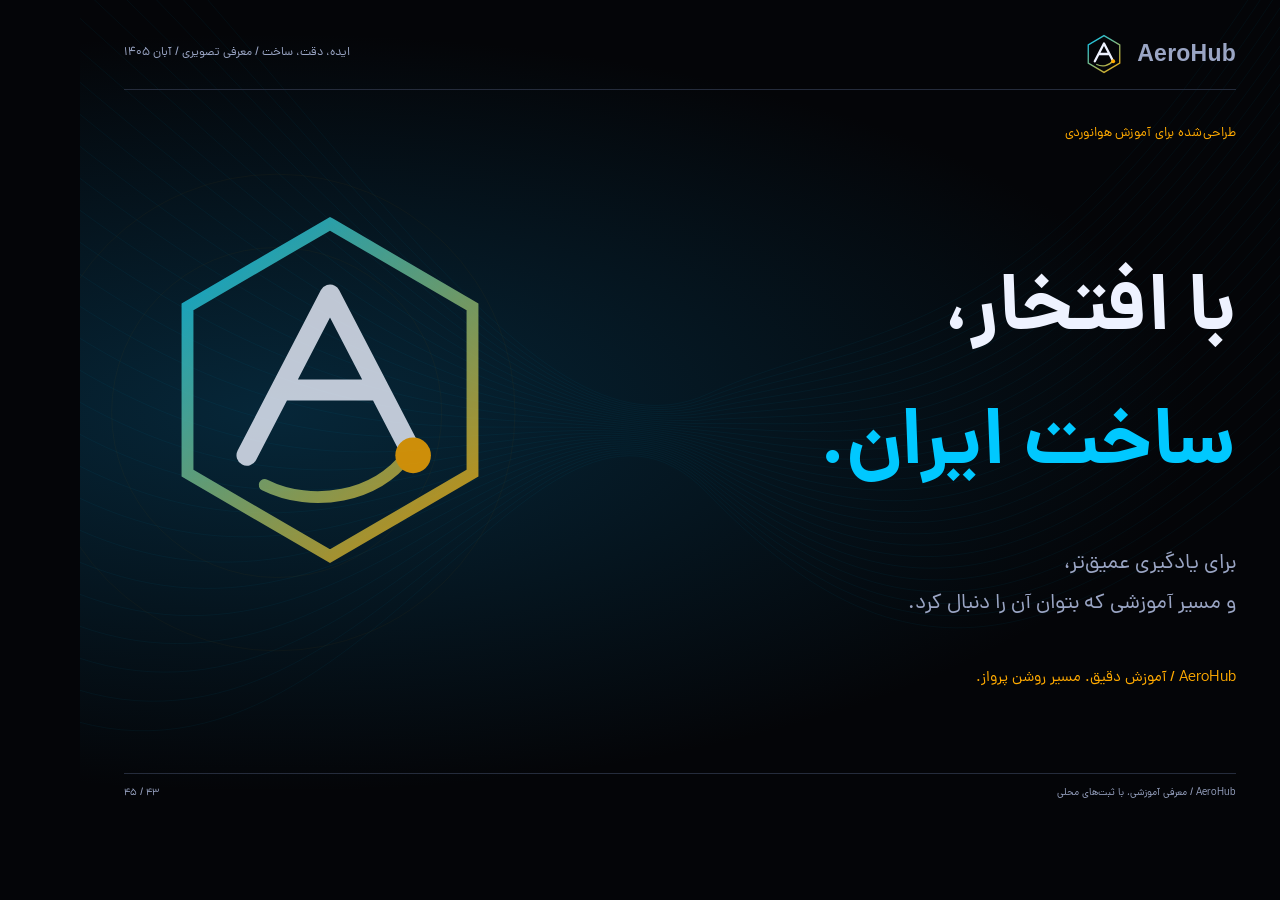
<file: aerohub/poster.html>
<!doctype html><html lang="fa" dir="rtl"><head><meta charset="utf-8"><meta name="viewport" content="width=device-width,initial-scale=1"><meta name="color-scheme" content="dark"><title>AeroHub | ساخت ایران</title><link rel="icon" href="assets/symbol.svg"><link rel="stylesheet" href="showcase.css"></head><body><section class="print-page poster-page"><header class="print-header"><span class="brand"><img src="assets/symbol.svg" alt="">AeroHub</span><span>ایده، دقت، ساخت / معرفی تصویری / آبان ۱۴۰۵</span></header><img class="poster-symbol" src="assets/symbol.svg" alt="نشان AeroHub"><span class="eyebrow">طراحی‌شده برای آموزش هوانوردی</span><h2>با افتخار،<br><em>ساخت ایران.</em></h2><p>برای یادگیری عمیق‌تر،<br>و مسیر آموزشی که بتوان آن را دنبال کرد.</p><p class="made">AeroHub / آموزش دقیق. مسیر روشن پرواز.</p><footer class="print-footer"><span>AeroHub / معرفی آموزشی، با ثبت‌های محلی</span><span>۴۳ / ۴۵</span></footer></section></body></html>
</file>
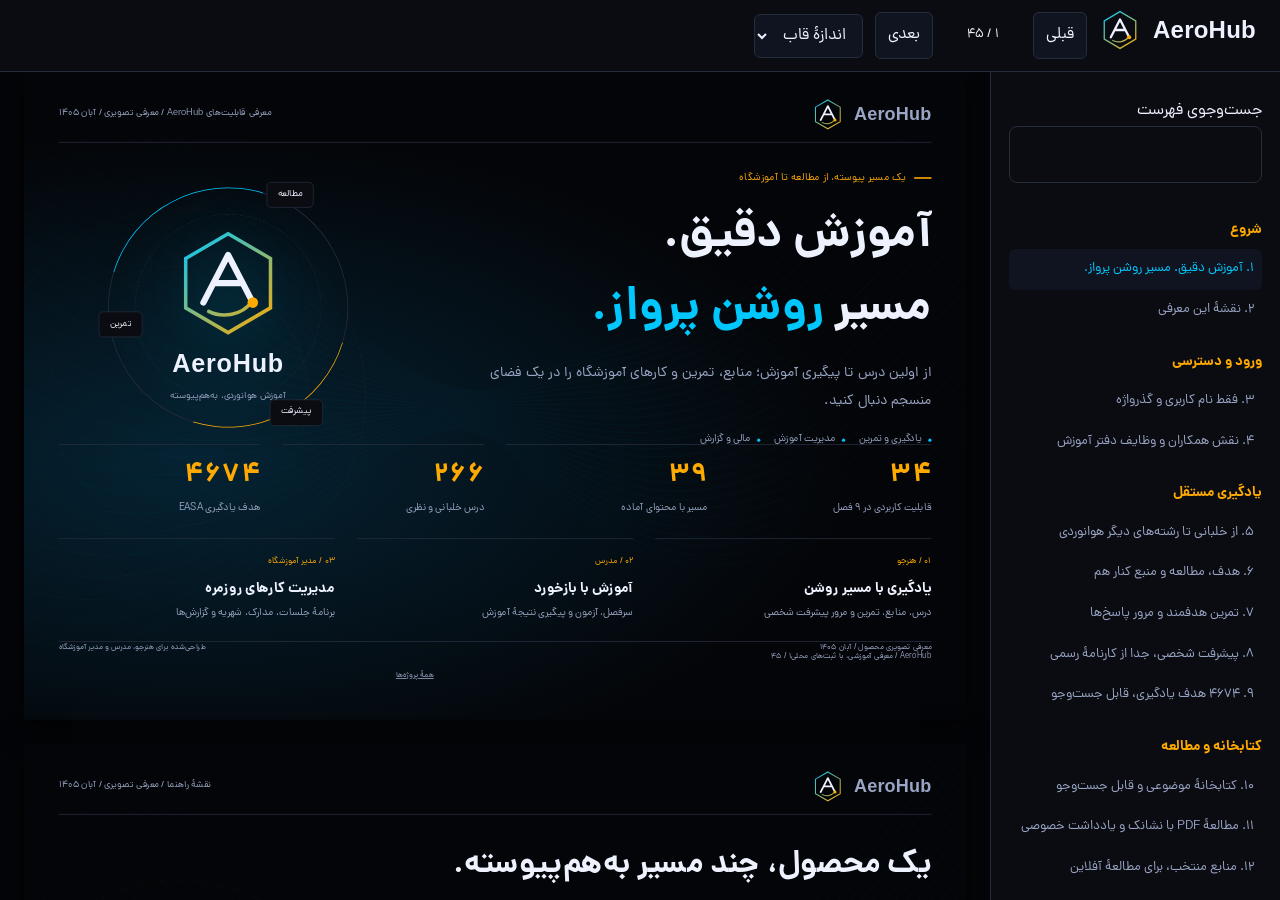
<file: aerohub/presentation.html>
<!doctype html>
<html lang="fa" dir="rtl"><head><meta charset="utf-8"><meta name="viewport" content="width=device-width,initial-scale=1"><meta name="color-scheme" content="dark"><title>AeroHub | ارائهٔ صفحه‌به‌صفحه</title><link rel="icon" href="assets/symbol.svg"><link rel="stylesheet" href="showcase.css"></head><body class="reader-body"><header class="reader-toolbar"><button class="reader-menu" aria-expanded="false" aria-controls="reader-index">فهرست</button><a href="index.html" aria-label="بازگشت به سایت معرفی"><span class="brand"><img src="assets/symbol.svg" alt="">AeroHub</span></a><button id="previous" aria-label="صفحهٔ قبلی">قبلی</button><span class="page-counter" aria-live="polite"></span><button id="next" aria-label="صفحهٔ بعدی">بعدی</button><select id="zoom" aria-label="بزرگ‌نمایی"><option value="fit">اندازهٔ قاب</option><option value="0.75">۷۵٪</option><option value="1">۱۰۰٪</option><option value="1.25">۱۲۵٪</option><option value="1.5">۱۵۰٪</option></select></header><div class="reader-shell"><aside class="reader-index" id="reader-index" aria-label="فهرست فصل‌ها و قابلیت‌ها"><label for="index-search">جست‌وجوی فهرست</label><input id="index-search" type="search"><h2>شروع</h2><a href="#page-1">۱. آموزش دقیق. مسیر روشن پرواز.</a><a href="#page-2">۲. نقشهٔ این معرفی</a><h2>ورود و دسترسی</h2><a href="#page-3">۳. فقط نام کاربری و گذرواژه</a><a href="#page-4">۴. نقش همکاران و وظایف دفتر آموزش</a><h2>یادگیری مستقل</h2><a href="#page-5">۵. از خلبانی تا رشته‌های دیگر هوانوردی</a><a href="#page-6">۶. هدف، مطالعه و منبع کنار هم</a><a href="#page-7">۷. تمرین هدفمند و مرور پاسخ‌ها</a><a href="#page-8">۸. پیشرفت شخصی، جدا از کارنامهٔ رسمی</a><a href="#page-9">۹. ۴۶۷۴ هدف یادگیری، قابل جست‌وجو</a><h2>کتابخانه و مطالعه</h2><a href="#page-10">۱۰. کتابخانهٔ موضوعی و قابل جست‌وجو</a><a href="#page-11">۱۱. مطالعهٔ PDF با نشانک و یادداشت خصوصی</a><a href="#page-12">۱۲. منابع منتخب، برای مطالعهٔ آفلاین</a><a href="#page-13">۱۳. اصطلاحات، با توضیح و مرجع</a><a href="#page-14">۱۴. مطالعهٔ سوانح، فراتر از تیتر خبر</a><h2>تمرین‌های کاربردی</h2><a href="#page-15">۱۵. تمرین تعاملی IFR و بازخورد عملکرد</a><a href="#page-16">۱۶. بستهٔ مربی، از PPL تا ATPL</a><a href="#page-17">۱۷. مرور آموزشی وضعیت جوی</a><h2>مدیریت آموزش</h2><a href="#page-18">۱۸. نمای کلی آموزشگاه و هنرجو</a><a href="#page-19">۱۹. تدوین سرفصل و محتوای دوره</a><a href="#page-20">۲۰. ثبت‌نام و دسترسی به دورهٔ آموزشی</a><a href="#page-21">۲۱. بانک سؤال با پاسخ تشریحی و منبع</a><a href="#page-22">۲۲. آزمون، از شروع تا نتیجه</a><h2>سنجش و بازبینی</h2><a href="#page-23">۲۳. نقشهٔ آزمون و آمادگی بانک سؤال</a><a href="#page-24">۲۴. تحلیل آزمون و مرور سؤال</a><a href="#page-25">۲۵. تصمیم، دلیل و بازخورد مربی</a><h2>عملیات آموزشگاه</h2><a href="#page-26">۲۶. برنامهٔ جلسه و بررسی آمادگی پرواز</a><a href="#page-27">۲۷. کلاس گروهی و حضور مرتبط</a><a href="#page-28">۲۸. رزرو دستگاه سیمولاتور</a><a href="#page-29">۲۹. حضور و مرخصی مربی، کنار برنامه</a><a href="#page-30">۳۰. کارکرد و نگهداری هواپیما</a><a href="#page-31">۳۱. مدارک و شرایط اعتبار</a><a href="#page-32">۳۲. مرور لاگ‌بوک و سوابق آموزش</a><h2>مالی و گزارش</h2><a href="#page-33">۳۳. شهریه، صورتحساب و اقساط مرتبط</a><a href="#page-34">۳۴. اصلاح مالی، گردش حساب و خروجی PDF</a><a href="#page-35">۳۵. هنرجو، فقط مالی خودش را می‌بیند</a><h2>تجربهٔ کاربری</h2><a href="#page-36">۳۶. مطالعه و کار روزمره، در صفحهٔ متناسب</a><h2>پایان</h2><a href="#page-37">۳۷. حدود محصول و کارهای باقی‌مانده</a><h2>آشنایی و ارتباط</h2><a href="#page-38">۳۸. دانش بیشتر، زبان‌های بیشتر، تجربه‌ای عمیق‌تر.</a><a href="#page-39">۳۹. چرا AeroHub را در فهرست انتخاب بگذاریم؟</a><a href="#page-40">۴۰. مزیت‌های AeroHub؛ ادامه</a><a href="#page-41">۴۱. نسخهٔ دمو را خودتان تجربه کنید</a><a href="#page-42">۴۲. ارتباط با توسعه‌دهنده</a><h2>پایان</h2><a href="#page-43">۴۳. با افتخار، ساخت ایران</a><h2>پشتیبانی و شفافیت</h2><a href="#page-44">۴۴. پشتیبانی و شفافیت / ۱</a><a href="#page-45">۴۵. پشتیبانی و شفافیت / ۲</a></aside><main class="reader-pane" aria-label="قاب مطالعهٔ ارائه" tabindex="0"><div class="page-wrap" id="page-1" aria-label="صفحهٔ ۱: آموزش دقیق. مسیر روشن پرواز."><section class="print-page cover-page"><header class="print-header"><span class="brand"><img src="assets/symbol.svg" alt="">AeroHub</span><span>معرفی قابلیت‌های AeroHub / معرفی تصویری / آبان ۱۴۰۵</span></header><div class="cover-main"><div class="cover-copy"><span class="eyebrow opening-kicker">یک مسیر پیوسته، از مطالعه تا آموزشگاه</span><h1>آموزش دقیق.<br>مسیر <em>روشن پرواز.</em></h1><p class="lead">از اولین درس تا پیگیری آموزش؛ منابع، تمرین و کارهای آموزشگاه را در یک فضای منسجم دنبال کنید.</p><div class="opening-topics"><span>یادگیری و تمرین</span><span>مدیریت آموزش</span><span>مالی و گزارش</span></div></div><div class="opening-visual" aria-hidden="true"><div class="brand-orbit"><i class="orbit-ring orbit-outer"></i><i class="orbit-ring orbit-inner"></i><div class="orbit-core"><img src="assets/symbol.svg" alt=""><strong>AeroHub</strong><span>آموزش هوانوردی، به‌هم‌پیوسته</span></div><span class="orbit-label orbit-study">مطالعه</span><span class="orbit-label orbit-practice">تمرین</span><span class="orbit-label orbit-progress">پیشرفت</span></div></div></div><div class="metrics opening-metrics"><div><strong>۳۴</strong><span>قابلیت کاربردی در ۹ فصل</span></div><div><strong>۳۹</strong><span>مسیر با محتوای آماده</span></div><div><strong>۲۶۶</strong><span>درس خلبانی و نظری</span></div><div><strong>۴۶۷۴</strong><span>هدف یادگیری EASA</span></div></div><div class="opening-roles"><article><span>۰۱ / هنرجو</span><h3>یادگیری با مسیر روشن</h3><p>درس، منابع، تمرین و مرور پیشرفت شخصی</p></article><article><span>۰۲ / مدرس</span><h3>آموزش با بازخورد</h3><p>سرفصل، آزمون و پیگیری نتیجهٔ آموزش</p></article><article><span>۰۳ / مدیر آموزشگاه</span><h3>مدیریت کارهای روزمره</h3><p>برنامهٔ جلسات، مدارک، شهریه و گزارش‌ها</p></article></div><div class="cover-edition"><span>معرفی تصویری محصول / آبان ۱۴۰۵</span><span>طراحی‌شده برای هنرجو، مدرس و مدیر آموزشگاه</span></div><footer class="print-footer"><span>AeroHub / معرفی آموزشی، با ثبت‌های محلی</span><span>۱ / ۴۵</span><a href="../" style="display:block;width:fit-content;margin:1rem auto;padding:.5rem .85rem;font:inherit;color:inherit;text-decoration:underline;">همهٔ پروژه‌ها</a></footer></section></div><div class="page-wrap" id="page-2" aria-label="صفحهٔ ۲: نقشهٔ این معرفی"><section class="print-page overview-page"><header class="print-header"><span class="brand"><img src="assets/symbol.svg" alt="">AeroHub</span><span>نقشهٔ راهنما / معرفی تصویری / آبان ۱۴۰۵</span></header><h2>یک محصول، چند مسیر به‌هم‌پیوسته.</h2><p>نخستین نسخهٔ قابل ارائه برای هنرجو، مدرس و آموزشگاه؛ منابع، سؤال‌ها، دوره‌ها و ابزارها مجموعهٔ آغازین‌اند و به‌تدریج گسترش می‌یابند.</p><div class="overview-grid"><article><small>صفحهٔ ۳ / ۲ قابلیت</small><h3>ورود و دسترسی</h3><p>از حساب شخصی تا همکاری در آموزشگاه؛ هر نقش، مسیر خودش را دارد.</p></article><article><small>صفحهٔ ۵ / ۵ قابلیت</small><h3>یادگیری مستقل</h3><p>درس، تمرین و پیشرفت شخصی در یک مسیر پیوسته؛ بدون ساخت سابقهٔ رسمی پرواز.</p></article><article><small>صفحهٔ ۱۰ / ۵ قابلیت</small><h3>کتابخانه و مطالعه</h3><p>کتابخانهٔ موضوعی، PDFخوان و ابزارهای شخصی مطالعه؛ کنار پرونده‌های ایمنی.</p></article><article><small>صفحهٔ ۱۵ / ۳ قابلیت</small><h3>تمرین‌های کاربردی</h3><p>ابزارهای تعاملی و بسته‌های مربی، برای درک بهتر؛ با مرز روشن کاربرد آموزشی.</p></article><article><small>صفحهٔ ۱۸ / ۵ قابلیت</small><h3>مدیریت آموزش</h3><p>آماده‌سازی دوره، ثبت‌نام و آزمون؛ مسیر آموزش برای مدرس و هنرجو روشن می‌ماند.</p></article><article><small>صفحهٔ ۲۳ / ۳ قابلیت</small><h3>سنجش و بازبینی</h3><p>پوشش سرفصل، آمادگی بانک و تحلیل پاسخ‌ها؛ ابزار تصمیم برای مدرس و بازبین.</p></article><article><small>صفحهٔ ۲۶ / ۷ قابلیت</small><h3>عملیات آموزشگاه</h3><p>جلسه، منابع، مدارک و نتیجهٔ آموزش در ارتباط با یکدیگر؛ کنترل نرم‌افزاری از مجوز پرواز جداست.</p></article><article><small>صفحهٔ ۳۳ / ۳ قابلیت</small><h3>مالی و گزارش</h3><p>شهریه، صورتحساب، اقساط و گردش حساب؛ هزینه و ماندهٔ آموزش قابل پیگیری‌اند.</p></article><article><small>صفحهٔ ۳۶ / ۱ قابلیت</small><h3>تجربهٔ کاربری</h3><p>خواندن و انجام کارهای روزمره در فضایی متناسب با اندازهٔ صفحه.</p></article></div><div class="flow">تصاویر تاریخ‌دارند؛ اصل کامل آن‌ها در بسته است. نمای مرتبط، اجرای کامل فرایند را اثبات نمی‌کند.</div><footer class="print-footer"><span>AeroHub / معرفی آموزشی، با ثبت‌های محلی</span><span>۲ / ۴۵</span></footer></section></div><div class="page-wrap" id="page-3" aria-label="صفحهٔ ۳: فقط نام کاربری و گذرواژه"><section class="print-page"><header class="print-header"><span class="brand"><img src="assets/symbol.svg" alt="">AeroHub</span><span>ورود و دسترسی / معرفی تصویری / آبان ۱۴۰۵</span></header><div class="print-layout"><div class="print-copy"><span class="eyebrow">ورود و دسترسی / ۱</span><h2>فقط نام کاربری و گذرواژه</h2><p>مطالعهٔ مستقل از ثبت‌نام آموزشگاه جداست. کاربر در پایلوت با دو ورودی حساب می‌سازد و مستقیماً وارد فضای یادگیری می‌شود؛ برای شروع، دعوت یا پرداخت لازم نیست.</p><div class="flow">ساخت حساب ← انتخاب مسیر ← شروع مطالعه</div><div class="limit">در پایلوت، بله، دومرحله‌ای و بازیابی خودکار موقتاً غیرفعال‌اند.</div></div><figure class="shot"><div class="shot-frame"><div class="shot-bar"><span>AeroHub / قاب ثبت‌شدهٔ رابط</span><span aria-hidden="true">•••</span></div><img src="screen-previews/account.png" alt="فرم ثبت‌نام ساده؛ ثبت محلی ۱۷ نوامبر ۲۰۲۶."></div><figcaption>فرم ثبت‌نام ساده؛ ثبت محلی ۱۷ نوامبر ۲۰۲۶.<br>قاب خوانا از ابتدای ثبت اصلی؛ اصل کامل بدون تغییر همراه است.</figcaption><a class="original-link" href="screenshots/account.png">اصل کامل در پوشهٔ screenshots / account.png ↗</a></figure></div><footer class="print-footer"><span>AeroHub / معرفی آموزشی، با ثبت‌های محلی</span><span>۳ / ۴۵</span></footer></section></div><div class="page-wrap" id="page-4" aria-label="صفحهٔ ۴: نقش همکاران و وظایف دفتر آموزش"><section class="print-page"><header class="print-header"><span class="brand"><img src="assets/symbol.svg" alt="">AeroHub</span><span>ورود و دسترسی / معرفی تصویری / آبان ۱۴۰۵</span></header><div class="print-layout"><div class="print-copy"><span class="eyebrow">ورود و دسترسی / ۲</span><h2>نقش همکاران و وظایف دفتر آموزش</h2><p>هنرجو، مدرس و مدیر به فضای متناسب با نقش خود می‌رسند. مسئولیت‌های اداری مانند دفتر آموزش، سرمربی و دیسپچ نیز دامنهٔ کار مشخص دارند؛ مدیر وظایف همکاران را در آموزشگاه تعیین می‌کند تا هر فرد کار مجاز خود را پیگیری کند.</p><div class="flow">انتخاب همکار ← تعیین نقش و وظیفه ← انجام کار مجاز</div><div class="limit">مجوز نرم‌افزار جای شرایط شغلی و تأیید مرجع بیرونی را نمی‌گیرد؛ دادهٔ آموزشگاه و سوابق خصوصی تابع دسترسی‌اند.</div></div><figure class="shot"><div class="shot-frame"><div class="shot-bar"><span>AeroHub / قاب ثبت‌شدهٔ رابط</span><span aria-hidden="true">•••</span></div><img src="screen-previews/roles.png" alt="نمای اعضا و دسترسی‌ها؛ ثبت توسعهٔ ۲۶ اکتبر ۲۰۲۶."></div><figcaption>نمای اعضا و دسترسی‌ها؛ ثبت توسعهٔ ۲۶ اکتبر ۲۰۲۶.<br>قاب خوانا از ابتدای ثبت اصلی؛ اصل کامل بدون تغییر همراه است.</figcaption><a class="original-link" href="screenshots/roles.png">اصل کامل در پوشهٔ screenshots / roles.png ↗</a></figure></div><footer class="print-footer"><span>AeroHub / معرفی آموزشی، با ثبت‌های محلی</span><span>۴ / ۴۵</span></footer></section></div><div class="page-wrap" id="page-5" aria-label="صفحهٔ ۵: از خلبانی تا رشته‌های دیگر هوانوردی"><section class="print-page"><header class="print-header"><span class="brand"><img src="assets/symbol.svg" alt="">AeroHub</span><span>یادگیری مستقل / معرفی تصویری / آبان ۱۴۰۵</span></header><div class="print-layout"><div class="print-copy"><span class="eyebrow">یادگیری مستقل / ۳</span><h2>از خلبانی تا رشته‌های دیگر هوانوردی</h2><p>پنج مسیر خلبانی با ۱۸۲ درس و ۳۴ مسیر نظری غیرخلبانی با ۸۴ درس مستقل آماده‌اند. کاربر مسیر مرتبط با هدف خود را انتخاب می‌کند و به درس‌ها و منابع همان موضوع می‌رسد.</p><div class="flow">انتخاب حوزه ← انتخاب مسیر ← انتخاب درس</div><div class="limit">همهٔ شاخه‌های کاتالوگ محتوای کامل ندارند؛ این موجودی، گواهی صلاحیت نیست.</div></div><figure class="shot"><div class="shot-frame"><div class="shot-bar"><span>AeroHub / قاب ثبت‌شدهٔ رابط</span><span aria-hidden="true">•••</span></div><img src="screen-previews/paths.png" alt="کاتالوگ حوزه‌های آموزش؛ ثبت ۲۶ اکتبر. تعدادهای متن از مستندات جاری‌اند."></div><figcaption>کاتالوگ حوزه‌های آموزش؛ ثبت ۲۶ اکتبر. تعدادهای متن از مستندات جاری‌اند.<br>قاب خوانا از ابتدای ثبت اصلی؛ اصل کامل بدون تغییر همراه است.</figcaption><a class="original-link" href="screenshots/paths.png">اصل کامل در پوشهٔ screenshots / paths.png ↗</a></figure></div><footer class="print-footer"><span>AeroHub / معرفی آموزشی، با ثبت‌های محلی</span><span>۵ / ۴۵</span></footer></section></div><div class="page-wrap" id="page-6" aria-label="صفحهٔ ۶: هدف، مطالعه و منبع کنار هم"><section class="print-page"><header class="print-header"><span class="brand"><img src="assets/symbol.svg" alt="">AeroHub</span><span>یادگیری مستقل / معرفی تصویری / آبان ۱۴۰۵</span></header><div class="print-layout"><div class="print-copy"><span class="eyebrow">یادگیری مستقل / ۴</span><h2>هدف، مطالعه و منبع کنار هم</h2><p>درس، نقطهٔ اتصال هدف یادگیری به متن و تمرین است. به‌جای جست‌وجوی پراکنده میان فایل‌ها، هنرجو توضیح درس و منابع مرتبط را از همان صفحه دنبال می‌کند.</p><div class="flow">بازکردن درس ← خواندن متن ← مراجعه به منبع</div><div class="limit">محتوا آموزشی است؛ منبع عملیاتی و برنامهٔ مصوب باید جداگانه تأیید شوند.</div></div><figure class="shot"><div class="shot-frame"><div class="shot-bar"><span>AeroHub / قاب ثبت‌شدهٔ رابط</span><span aria-hidden="true">•••</span></div><img src="screen-previews/lessons.png" alt="صفحهٔ درس و اقدام‌های مطالعه؛ ثبت ۲۶ اکتبر."></div><figcaption>صفحهٔ درس و اقدام‌های مطالعه؛ ثبت ۲۶ اکتبر.<br>قاب خوانا از ابتدای ثبت اصلی؛ اصل کامل بدون تغییر همراه است.</figcaption><a class="original-link" href="screenshots/lessons.png">اصل کامل در پوشهٔ screenshots / lessons.png ↗</a></figure></div><footer class="print-footer"><span>AeroHub / معرفی آموزشی، با ثبت‌های محلی</span><span>۶ / ۴۵</span></footer></section></div><div class="page-wrap" id="page-7" aria-label="صفحهٔ ۷: تمرین هدفمند و مرور پاسخ‌ها"><section class="print-page"><header class="print-header"><span class="brand"><img src="assets/symbol.svg" alt="">AeroHub</span><span>یادگیری مستقل / معرفی تصویری / آبان ۱۴۰۵</span></header><div class="print-layout"><div class="print-copy"><span class="eyebrow">یادگیری مستقل / ۵</span><h2>تمرین هدفمند و مرور پاسخ‌ها</h2><p>کاربر دامنهٔ مطالعه را انتخاب می‌کند، پاسخ می‌دهد و پس از نهایی‌کردن، نتیجه در حساب شخصی ذخیره می‌شود. مرور پاسخ‌های نادرست به مطالعهٔ بعدی جهت می‌دهد تا روی ضعف‌های خودش تمرکز کند و تمرین را ادامه دهد.</p><div class="flow">انتخاب دامنه ← پاسخ و نتیجه ← مرور خطاها و تمرین دوباره</div><div class="limit">تمرین شخصی، آزمون رسمی یا ساعت آموزشی نیست؛ صورت و کلید سؤال بازبینی علمی مستقل می‌خواهند.</div></div><figure class="shot"><div class="shot-frame"><div class="shot-bar"><span>AeroHub / قاب ثبت‌شدهٔ رابط</span><span aria-hidden="true">•••</span></div><img src="screen-previews/practice.png" alt="تنظیم دامنهٔ تمرین؛ ثبت ۳ نوامبر ۲۰۲۶."></div><figcaption>تنظیم دامنهٔ تمرین؛ ثبت ۳ نوامبر ۲۰۲۶.<br>قاب خوانا از ابتدای ثبت اصلی؛ اصل کامل بدون تغییر همراه است.</figcaption><a class="original-link" href="screenshots/practice.png">اصل کامل در پوشهٔ screenshots / practice.png ↗</a></figure></div><footer class="print-footer"><span>AeroHub / معرفی آموزشی، با ثبت‌های محلی</span><span>۷ / ۴۵</span></footer></section></div><div class="page-wrap" id="page-8" aria-label="صفحهٔ ۸: پیشرفت شخصی، جدا از کارنامهٔ رسمی"><section class="print-page"><header class="print-header"><span class="brand"><img src="assets/symbol.svg" alt="">AeroHub</span><span>یادگیری مستقل / معرفی تصویری / آبان ۱۴۰۵</span></header><div class="print-layout"><div class="print-copy"><span class="eyebrow">یادگیری مستقل / ۶</span><h2>پیشرفت شخصی، جدا از کارنامهٔ رسمی</h2><p>مطالعه و تمرین مستقل در حساب شخصی نگه‌داری می‌شوند. در آموزشگاه، پیشرفت رسمی به ثبت‌نام و تأیید هدف‌های جلسه توسط مدرس وابسته است؛ این دو مسیر با هم اشتباه نمی‌شوند.</p><div class="flow">مطالعه و تمرین ← مشاهدهٔ نتیجه ← ادامهٔ مسیر</div><div class="limit">تصویر مرتبط، نمای پیشرفت آموزشگاه است؛ نمایش مطالعهٔ شخصی محسوب نمی‌شود.</div></div><figure class="shot"><div class="shot-frame"><div class="shot-bar"><span>AeroHub / قاب ثبت‌شدهٔ رابط</span><span aria-hidden="true">•••</span></div><img src="screen-previews/progress.png" alt="نمای مرتبط: پیشرفت رسمی آموزشگاه؛ ثبت ۲۶ اکتبر. دو نوع پیشرفت مستقل‌اند."></div><figcaption>نمای مرتبط: پیشرفت رسمی آموزشگاه؛ ثبت ۲۶ اکتبر. دو نوع پیشرفت مستقل‌اند.<br>قاب خوانا از ابتدای ثبت اصلی؛ اصل کامل بدون تغییر همراه است.</figcaption><a class="original-link" href="screenshots/progress.png">اصل کامل در پوشهٔ screenshots / progress.png ↗</a></figure></div><footer class="print-footer"><span>AeroHub / معرفی آموزشی، با ثبت‌های محلی</span><span>۸ / ۴۵</span></footer></section></div><div class="page-wrap" id="page-9" aria-label="صفحهٔ ۹: ۴۶۷۴ هدف یادگیری، قابل جست‌وجو"><section class="print-page"><header class="print-header"><span class="brand"><img src="assets/symbol.svg" alt="">AeroHub</span><span>یادگیری مستقل / معرفی تصویری / آبان ۱۴۰۵</span></header><div class="print-layout"><div class="print-copy"><span class="eyebrow">یادگیری مستقل / ۷</span><h2>۴۶۷۴ هدف یادگیری، قابل جست‌وجو</h2><p>اهداف EASA در ۱۶ حوزه در دسترس‌اند و می‌توان آن‌ها را جست‌وجو کرد و به درس یا سؤال پیوند داد. مدرس می‌تواند بررسی کند کدام سرفصل‌ها در آموزش و تمرین پوشش داده شده‌اند.</p><div class="flow">جست‌وجوی هدف ← بررسی متن ← پیوند به درس یا سؤال</div><div class="limit">این نگاشت، تأیید رسمی EASA یا انطباق خودکار با مقررات ایران نیست.</div></div><figure class="shot"><div class="shot-frame"><div class="shot-bar"><span>AeroHub / قاب ثبت‌شدهٔ رابط</span><span aria-hidden="true">•••</span></div><img src="screen-previews/easa.png" alt="فهرست اهداف EASA؛ ثبت محلی ۱۷ نوامبر ۲۰۲۶."></div><figcaption>فهرست اهداف EASA؛ ثبت محلی ۱۷ نوامبر ۲۰۲۶.<br>قاب خوانا از ابتدای ثبت اصلی؛ اصل کامل بدون تغییر همراه است.</figcaption><a class="original-link" href="screenshots/easa.png">اصل کامل در پوشهٔ screenshots / easa.png ↗</a></figure></div><footer class="print-footer"><span>AeroHub / معرفی آموزشی، با ثبت‌های محلی</span><span>۹ / ۴۵</span></footer></section></div><div class="page-wrap" id="page-10" aria-label="صفحهٔ ۱۰: کتابخانهٔ موضوعی و قابل جست‌وجو"><section class="print-page"><header class="print-header"><span class="brand"><img src="assets/symbol.svg" alt="">AeroHub</span><span>کتابخانه و مطالعه / معرفی تصویری / آبان ۱۴۰۵</span></header><div class="print-layout"><div class="print-copy"><span class="eyebrow">کتابخانه و مطالعه / ۸</span><h2>کتابخانهٔ موضوعی و قابل جست‌وجو</h2><p>منابع آموزشی با معرفی و پیوند مطالعه در کتابخانه جمع شده‌اند. کاربر موضوع را جست‌وجو می‌کند و پیش از بازکردن فایل، مشخصات و نوع دسترسی منبع را می‌بیند.</p><div class="flow">جست‌وجوی موضوع ← بررسی معرفی ← بازکردن منبع</div><div class="limit">همهٔ معرفی‌ها فایل کامل همراه ندارند؛ دسترسی هر منبع جدا مشخص است.</div></div><figure class="shot"><div class="shot-frame"><div class="shot-bar"><span>AeroHub / قاب ثبت‌شدهٔ رابط</span><span aria-hidden="true">•••</span></div><img src="screen-previews/catalogue.png" alt="کتابخانهٔ قابل جست‌وجو؛ ثبت ۲۶ اکتبر. تصویر، شمارش موجودی امروز نیست."></div><figcaption>کتابخانهٔ قابل جست‌وجو؛ ثبت ۲۶ اکتبر. تصویر، شمارش موجودی امروز نیست.<br>قاب خوانا از ابتدای ثبت اصلی؛ اصل کامل بدون تغییر همراه است.</figcaption><a class="original-link" href="screenshots/catalogue.png">اصل کامل در پوشهٔ screenshots / catalogue.png ↗</a></figure></div><footer class="print-footer"><span>AeroHub / معرفی آموزشی، با ثبت‌های محلی</span><span>۱۰ / ۴۵</span></footer></section></div><div class="page-wrap" id="page-11" aria-label="صفحهٔ ۱۱: مطالعهٔ PDF با نشانک و یادداشت خصوصی"><section class="print-page"><header class="print-header"><span class="brand"><img src="assets/symbol.svg" alt="">AeroHub</span><span>کتابخانه و مطالعه / معرفی تصویری / آبان ۱۴۰۵</span></header><div class="print-layout"><div class="print-copy"><span class="eyebrow">کتابخانه و مطالعه / ۹</span><h2>مطالعهٔ PDF با نشانک و یادداشت خصوصی</h2><p>منبع در PDFخوان داخلی باز می‌شود؛ کتاب و گزارش ایمنی تجربهٔ مطالعهٔ مشترک دارند. کاربر میان صفحات حرکت می‌کند، نشانک و یادداشت و هایلایت شخصی می‌سازد و به محل مطالعه برمی‌گردد. این اطلاعات به حساب او متصل‌اند و متن منتشرشدهٔ منبع را تغییر نمی‌دهند.</p><div class="flow">انتخاب منبع ← مطالعه و یادداشت ← بازگشت به صفحه و نشانک</div><div class="limit">حقوق منبع محفوظ است؛ یادداشت شخصی، اصلاح متن مرجع یا تأیید علمی آن نیست.</div></div><figure class="shot"><div class="shot-frame"><div class="shot-bar"><span>AeroHub / قاب ثبت‌شدهٔ رابط</span><span aria-hidden="true">•••</span></div><img src="screen-previews/reader.png" alt="PDFخوان واقعی؛ ثبت ۲ نوامبر ۲۰۲۶."></div><figcaption>PDFخوان واقعی؛ ثبت ۲ نوامبر ۲۰۲۶.<br>قاب خوانا از ابتدای ثبت اصلی؛ اصل کامل بدون تغییر همراه است.</figcaption><a class="original-link" href="screenshots/reader.png">اصل کامل در پوشهٔ screenshots / reader.png ↗</a></figure></div><footer class="print-footer"><span>AeroHub / معرفی آموزشی، با ثبت‌های محلی</span><span>۱۱ / ۴۵</span></footer></section></div><div class="page-wrap" id="page-12" aria-label="صفحهٔ ۱۲: منابع منتخب، برای مطالعهٔ آفلاین"><section class="print-page"><header class="print-header"><span class="brand"><img src="assets/symbol.svg" alt="">AeroHub</span><span>کتابخانه و مطالعه / معرفی تصویری / آبان ۱۴۰۵</span></header><div class="print-layout"><div class="print-copy"><span class="eyebrow">کتابخانه و مطالعه / ۱۰</span><h2>منابع منتخب، برای مطالعهٔ آفلاین</h2><p>کاربر منابع قابل‌دسترسی را برای مطالعهٔ آفلاین انتخاب می‌کند. کتاب و واژه‌نامهٔ انتخاب‌شده می‌توانند در همان دستگاه در دسترس بمانند و وضعیت ذخیره‌سازی قابل مشاهده است.</p><div class="flow">انتخاب برای آفلاین ← ذخیره روی دستگاه ← مطالعه بدون اتصال</div><div class="limit">پشتیبانی مرورگر و فضای دستگاه مؤثرند؛ همهٔ سامانه آفلاین نمی‌شود.</div></div><figure class="shot"><div class="shot-frame"><div class="shot-bar"><span>AeroHub / قاب ثبت‌شدهٔ رابط</span><span aria-hidden="true">•••</span></div><img src="screen-previews/offline.png" alt="مطالعهٔ آفلاین پس از بازشدن دوباره؛ ثبت محلی ۲ نوامبر."></div><figcaption>مطالعهٔ آفلاین پس از بازشدن دوباره؛ ثبت محلی ۲ نوامبر.<br>قاب خوانا از ابتدای ثبت اصلی؛ اصل کامل بدون تغییر همراه است.</figcaption><a class="original-link" href="screenshots/offline.png">اصل کامل در پوشهٔ screenshots / offline.png ↗</a></figure></div><footer class="print-footer"><span>AeroHub / معرفی آموزشی، با ثبت‌های محلی</span><span>۱۲ / ۴۵</span></footer></section></div><div class="page-wrap" id="page-13" aria-label="صفحهٔ ۱۳: اصطلاحات، با توضیح و مرجع"><section class="print-page"><header class="print-header"><span class="brand"><img src="assets/symbol.svg" alt="">AeroHub</span><span>کتابخانه و مطالعه / معرفی تصویری / آبان ۱۴۰۵</span></header><div class="print-layout"><div class="print-copy"><span class="eyebrow">کتابخانه و مطالعه / ۱۱</span><h2>اصطلاحات، با توضیح و مرجع</h2><p>واژه‌نامهٔ هوانوردی، معنای اصطلاح را همراه توضیح و منبع در اختیار کاربر می‌گذارد. پیوند میان مفهوم، مطالعه و درس کمک می‌کند واژه در زمینهٔ آموزشی خودش فهمیده شود.</p><div class="flow">جست‌وجوی اصطلاح ← خواندن توضیح ← مراجعه به مرجع</div><div class="limit">توضیح آموزشی جای متن جاری سند عملیاتی یا دفترچهٔ هواپیما را نمی‌گیرد.</div></div><figure class="shot"><div class="shot-frame"><div class="shot-bar"><span>AeroHub / قاب ثبت‌شدهٔ رابط</span><span aria-hidden="true">•••</span></div><img src="screen-previews/glossary.png" alt="توضیح AFM با مرجع؛ ثبت ۲۶ اکتبر. قاب کاملِ ثبت‌شده حفظ شده است."></div><figcaption>توضیح AFM با مرجع؛ ثبت ۲۶ اکتبر. قاب کاملِ ثبت‌شده حفظ شده است.<br>قاب خوانا از ابتدای ثبت اصلی؛ اصل کامل بدون تغییر همراه است.</figcaption><a class="original-link" href="screenshots/glossary.png">اصل کامل در پوشهٔ screenshots / glossary.png ↗</a></figure></div><footer class="print-footer"><span>AeroHub / معرفی آموزشی، با ثبت‌های محلی</span><span>۱۳ / ۴۵</span></footer></section></div><div class="page-wrap" id="page-14" aria-label="صفحهٔ ۱۴: مطالعهٔ سوانح، فراتر از تیتر خبر"><section class="print-page"><header class="print-header"><span class="brand"><img src="assets/symbol.svg" alt="">AeroHub</span><span>کتابخانه و مطالعه / معرفی تصویری / آبان ۱۴۰۵</span></header><div class="print-layout"><div class="print-copy"><span class="eyebrow">کتابخانه و مطالعه / ۱۲</span><h2>مطالعهٔ سوانح، فراتر از تیتر خبر</h2><p>پرونده‌های ایمنی و گزارش‌های تحقیق در یک فضای موضوعی جمع شده‌اند. کاربر معرفی پرونده، منبع گزارش و مطالعهٔ PDF را دنبال می‌کند و یادداشت شخصی خودش را نگه می‌دارد.</p><div class="flow">انتخاب پرونده ← بررسی منبع ← مطالعه و یادداشت</div><div class="limit">تحلیل آموزشی، نتیجهٔ تازهٔ تحقیق رسمی یا توصیهٔ عملیاتی مستقل نیست.</div></div><figure class="shot"><div class="shot-frame"><div class="shot-bar"><span>AeroHub / قاب ثبت‌شدهٔ رابط</span><span aria-hidden="true">•••</span></div><img src="screen-previews/safety.png" alt="پروندهٔ ایمنی در رابط واقعی؛ ثبت ۲ نوامبر ۲۰۲۶."></div><figcaption>پروندهٔ ایمنی در رابط واقعی؛ ثبت ۲ نوامبر ۲۰۲۶.<br>قاب خوانا از ابتدای ثبت اصلی؛ اصل کامل بدون تغییر همراه است.</figcaption><a class="original-link" href="screenshots/safety.png">اصل کامل در پوشهٔ screenshots / safety.png ↗</a></figure></div><footer class="print-footer"><span>AeroHub / معرفی آموزشی، با ثبت‌های محلی</span><span>۱۴ / ۴۵</span></footer></section></div><div class="page-wrap" id="page-15" aria-label="صفحهٔ ۱۵: تمرین تعاملی IFR و بازخورد عملکرد"><section class="print-page"><header class="print-header"><span class="brand"><img src="assets/symbol.svg" alt="">AeroHub</span><span>تمرین‌های کاربردی / معرفی تصویری / آبان ۱۴۰۵</span></header><div class="print-layout"><div class="print-copy"><span class="eyebrow">تمرین‌های کاربردی / ۱۳</span><h2>تمرین تعاملی IFR و بازخورد عملکرد</h2><p>سناریوی آموزشی IFR، ابزار، کنترل‌ها و طرح مسیر را برای فهم مفهوم کنار هم می‌گذارد. کاربر پس از تمرین، بازخورد و تلاش‌های اخیر را مرور می‌کند. ذخیرهٔ نتیجه اختیاری است و اشتراک با مربی به رضایت و دسترسی مجاز وابسته می‌ماند.</p><div class="flow">انتخاب سناریو ← کار با ابزار ← بازخورد و مرور تلاش‌ها</div><div class="limit">کاربرد آموزشی دارد؛ بازخورد و تعداد تلاش، ناوبری واقعی، ساعت پرواز یا صلاحیت رسمی ایجاد نمی‌کنند.</div></div><figure class="shot"><div class="shot-frame"><div class="shot-bar"><span>AeroHub / قاب ثبت‌شدهٔ رابط</span><span aria-hidden="true">•••</span></div><img src="screen-previews/ifr.png" alt="تمرین آموزشی ILS؛ ثبت ۲۶ اکتبر ۲۰۲۶."></div><figcaption>تمرین آموزشی ILS؛ ثبت ۲۶ اکتبر ۲۰۲۶.<br>قاب خوانا از ابتدای ثبت اصلی؛ اصل کامل بدون تغییر همراه است.</figcaption><a class="original-link" href="screenshots/ifr.png">اصل کامل در پوشهٔ screenshots / ifr.png ↗</a></figure></div><footer class="print-footer"><span>AeroHub / معرفی آموزشی، با ثبت‌های محلی</span><span>۱۵ / ۴۵</span></footer></section></div><div class="page-wrap" id="page-16" aria-label="صفحهٔ ۱۶: بستهٔ مربی، از PPL تا ATPL"><section class="print-page"><header class="print-header"><span class="brand"><img src="assets/symbol.svg" alt="">AeroHub</span><span>تمرین‌های کاربردی / معرفی تصویری / آبان ۱۴۰۵</span></header><div class="print-layout"><div class="print-copy"><span class="eyebrow">تمرین‌های کاربردی / ۱۴</span><h2>بستهٔ مربی، از PPL تا ATPL</h2><p>کاربرگ‌ها و بسته‌های آموزشی پنج مسیر خلبانی، مفهوم، فعالیت کلاس و وابستگی‌های موردنیاز را کنار هم می‌گذارند. طرح‌ها و نمودارها صریحاً آموزشی‌اند و منبع واقعی باید جدا انتخاب شود.</p><div class="flow">انتخاب مسیر ← خواندن کاربرگ ← اجرای فعالیت با مربی</div><div class="limit">نمودارهای ساختگی مقیاس یا مجوز ناوبری ندارند؛ بازبینی متخصص باقی است.</div></div><figure class="shot"><div class="shot-frame"><div class="shot-bar"><span>AeroHub / قاب ثبت‌شدهٔ رابط</span><span aria-hidden="true">•••</span></div><img src="screen-previews/kits.png" alt="صفحهٔ بستهٔ مربی پنج مسیر؛ ثبت ۲۶ اکتبر."></div><figcaption>صفحهٔ بستهٔ مربی پنج مسیر؛ ثبت ۲۶ اکتبر.<br>قاب خوانا از ابتدای ثبت اصلی؛ اصل کامل بدون تغییر همراه است.</figcaption><a class="original-link" href="screenshots/kits.png">اصل کامل در پوشهٔ screenshots / kits.png ↗</a></figure></div><footer class="print-footer"><span>AeroHub / معرفی آموزشی، با ثبت‌های محلی</span><span>۱۶ / ۴۵</span></footer></section></div><div class="page-wrap" id="page-17" aria-label="صفحهٔ ۱۷: مرور آموزشی وضعیت جوی"><section class="print-page"><header class="print-header"><span class="brand"><img src="assets/symbol.svg" alt="">AeroHub</span><span>تمرین‌های کاربردی / معرفی تصویری / آبان ۱۴۰۵</span></header><div class="print-layout"><div class="print-copy"><span class="eyebrow">تمرین‌های کاربردی / ۱۵</span><h2>مرور آموزشی وضعیت جوی</h2><p>صفحهٔ بریفینگ، اطلاعات و خطرهای جوی را برای مرور کنار هم می‌آورد. زمان، منبع و وضعیت دریافت داده باید در تفسیر اطلاعات دیده شوند و به تصمیم‌گیری آموزشی زمینه بدهند.</p><div class="flow">انتخاب محدوده ← بررسی زمان و منبع ← مرور خطرها</div><div class="limit">دادهٔ آموزشی یا قدیمی، بریفینگ رسمی و جاری پیش از پرواز نیست.</div></div><figure class="shot"><div class="shot-frame"><div class="shot-bar"><span>AeroHub / قاب ثبت‌شدهٔ رابط</span><span aria-hidden="true">•••</span></div><img src="screen-previews/weather.png" alt="بریفینگ جوی در ثبت محلی ۳ نوامبر؛ برای تصمیم پرواز استفاده نشود."></div><figcaption>بریفینگ جوی در ثبت محلی ۳ نوامبر؛ برای تصمیم پرواز استفاده نشود.<br>قاب خوانا از ابتدای ثبت اصلی؛ اصل کامل بدون تغییر همراه است.</figcaption><a class="original-link" href="screenshots/weather.png">اصل کامل در پوشهٔ screenshots / weather.png ↗</a></figure></div><footer class="print-footer"><span>AeroHub / معرفی آموزشی، با ثبت‌های محلی</span><span>۱۷ / ۴۵</span></footer></section></div><div class="page-wrap" id="page-18" aria-label="صفحهٔ ۱۸: نمای کلی آموزشگاه و هنرجو"><section class="print-page"><header class="print-header"><span class="brand"><img src="assets/symbol.svg" alt="">AeroHub</span><span>مدیریت آموزش / معرفی تصویری / آبان ۱۴۰۵</span></header><div class="print-layout"><div class="print-copy"><span class="eyebrow">مدیریت آموزش / ۱۶</span><h2>نمای کلی آموزشگاه و هنرجو</h2><p>فضای آموزشگاه نقطهٔ شروع کارهای روزمره است؛ مدیر به بخش‌های آموزشی می‌رسد و هنرجو برنامه، دوره و پیشرفت مجاز خودش را دنبال می‌کند. محتوای هر نما تابع نقش و عضویت است.</p><div class="flow">ورود به آموزشگاه ← مرور وضعیت ← رفتن به کار مرتبط</div><div class="limit">نصب خالی، نمودار و سابقهٔ واقعیِ استفاده‌نشده تولید نمی‌کند.</div></div><figure class="shot"><div class="shot-frame"><div class="shot-bar"><span>AeroHub / قاب ثبت‌شدهٔ رابط</span><span aria-hidden="true">•••</span></div><img src="screen-previews/dashboard.png" alt="نمای کلی آموزشگاه با دادهٔ محلی ساختگی؛ ثبت ۲۶ اکتبر."></div><figcaption>نمای کلی آموزشگاه با دادهٔ محلی ساختگی؛ ثبت ۲۶ اکتبر.<br>قاب خوانا از ابتدای ثبت اصلی؛ اصل کامل بدون تغییر همراه است.</figcaption><a class="original-link" href="screenshots/dashboard.png">اصل کامل در پوشهٔ screenshots / dashboard.png ↗</a></figure></div><footer class="print-footer"><span>AeroHub / معرفی آموزشی، با ثبت‌های محلی</span><span>۱۸ / ۴۵</span></footer></section></div><div class="page-wrap" id="page-19" aria-label="صفحهٔ ۱۹: تدوین سرفصل و محتوای دوره"><section class="print-page"><header class="print-header"><span class="brand"><img src="assets/symbol.svg" alt="">AeroHub</span><span>مدیریت آموزش / معرفی تصویری / آبان ۱۴۰۵</span></header><div class="print-layout"><div class="print-copy"><span class="eyebrow">مدیریت آموزش / ۱۷</span><h2>تدوین سرفصل و محتوای دوره</h2><p>مدیر و مدرس درس‌ها و هدف‌های یادگیری دوره را آماده و پس از بررسی منتشر می‌کنند. هنرجو به برنامهٔ مشخص دوره دسترسی دارد و مدرس می‌تواند مسیر آموزش را بر اساس همان سرفصل دنبال کند.</p><div class="flow">آماده‌سازی سرفصل ← بررسی درس‌ها ← انتشار دوره</div><div class="limit">انتشار نرم‌افزاری به معنی تصویب سرفصل توسط مرجع هوانوردی نیست.</div></div><figure class="shot"><div class="shot-frame"><div class="shot-bar"><span>AeroHub / قاب ثبت‌شدهٔ رابط</span><span aria-hidden="true">•••</span></div><img src="screen-previews/curriculum.png" alt="نمای مرتبط: پوشش سرفصل PPL؛ ثبت ۱۷ نوامبر. مراحل انتشار در متن راهنما مستندند."></div><figcaption>نمای مرتبط: پوشش سرفصل PPL؛ ثبت ۱۷ نوامبر. مراحل انتشار در متن راهنما مستندند.<br>قاب خوانا از ابتدای ثبت اصلی؛ اصل کامل بدون تغییر همراه است.</figcaption><a class="original-link" href="screenshots/curriculum.png">اصل کامل در پوشهٔ screenshots / curriculum.png ↗</a></figure></div><footer class="print-footer"><span>AeroHub / معرفی آموزشی، با ثبت‌های محلی</span><span>۱۹ / ۴۵</span></footer></section></div><div class="page-wrap" id="page-20" aria-label="صفحهٔ ۲۰: ثبت‌نام و دسترسی به دورهٔ آموزشی"><section class="print-page"><header class="print-header"><span class="brand"><img src="assets/symbol.svg" alt="">AeroHub</span><span>مدیریت آموزش / معرفی تصویری / آبان ۱۴۰۵</span></header><div class="print-layout"><div class="print-copy"><span class="eyebrow">مدیریت آموزش / ۱۸</span><h2>ثبت‌نام و دسترسی به دورهٔ آموزشی</h2><p>هنرجو در دورهٔ منتشرشده ثبت‌نام می‌شود و به محتوای همان دوره می‌رسد. مدیر می‌تواند ثبت‌نام و انتقال را پیگیری کند و هنرجو مسیر آموزشی مشخصی برای ادامهٔ یادگیری داشته باشد.</p><div class="flow">انتخاب دوره ← ثبت‌نام هنرجو ← دسترسی به آموزش</div><div class="limit">تصویر، نمای مرتبط پروندهٔ هنرجوست؛ فرم ثبت‌نام در آن نمایش داده نمی‌شود.</div></div><figure class="shot"><div class="shot-frame"><div class="shot-bar"><span>AeroHub / قاب ثبت‌شدهٔ رابط</span><span aria-hidden="true">•••</span></div><img src="screen-previews/enrollment.png" alt="پروندهٔ هنرجوی ساختگی در عملیات آموزشی؛ ثبت ۲۶ اکتبر."></div><figcaption>پروندهٔ هنرجوی ساختگی در عملیات آموزشی؛ ثبت ۲۶ اکتبر.<br>قاب خوانا از ابتدای ثبت اصلی؛ اصل کامل بدون تغییر همراه است.</figcaption><a class="original-link" href="screenshots/enrollment.png">اصل کامل در پوشهٔ screenshots / enrollment.png ↗</a></figure></div><footer class="print-footer"><span>AeroHub / معرفی آموزشی، با ثبت‌های محلی</span><span>۲۰ / ۴۵</span></footer></section></div><div class="page-wrap" id="page-21" aria-label="صفحهٔ ۲۱: بانک سؤال با پاسخ تشریحی و منبع"><section class="print-page"><header class="print-header"><span class="brand"><img src="assets/symbol.svg" alt="">AeroHub</span><span>مدیریت آموزش / معرفی تصویری / آبان ۱۴۰۵</span></header><div class="print-layout"><div class="print-copy"><span class="eyebrow">مدیریت آموزش / ۱۹</span><h2>بانک سؤال با پاسخ تشریحی و منبع</h2><p>مدرس صورت سؤال، گزینه‌ها، پاسخ درست، توضیح و منبع را در یک بانک مرتبط با دوره مدیریت می‌کند. بازبین می‌تواند سؤال‌ها را بررسی کند تا انتخاب آن‌ها برای تمرین و آزمون هدفمندتر باشد.</p><div class="flow">انتخاب دوره ← آماده‌سازی سؤال و توضیح ← بازبینی</div><div class="limit">بانک موجود آزمایشی است؛ پذیرش علمی کل سؤال‌ها هنوز تکمیل نشده است.</div></div><figure class="shot"><div class="shot-frame"><div class="shot-bar"><span>AeroHub / قاب ثبت‌شدهٔ رابط</span><span aria-hidden="true">•••</span></div><img src="screen-previews/bank.png" alt="بانک سؤال در ثبت ۲۶ اکتبر. وضعیت علمی جاری را باید از متن محدودیت خواند."></div><figcaption>بانک سؤال در ثبت ۲۶ اکتبر. وضعیت علمی جاری را باید از متن محدودیت خواند.<br>قاب خوانا از ابتدای ثبت اصلی؛ اصل کامل بدون تغییر همراه است.</figcaption><a class="original-link" href="screenshots/bank.png">اصل کامل در پوشهٔ screenshots / bank.png ↗</a></figure></div><footer class="print-footer"><span>AeroHub / معرفی آموزشی، با ثبت‌های محلی</span><span>۲۱ / ۴۵</span></footer></section></div><div class="page-wrap" id="page-22" aria-label="صفحهٔ ۲۲: آزمون، از شروع تا نتیجه"><section class="print-page"><header class="print-header"><span class="brand"><img src="assets/symbol.svg" alt="">AeroHub</span><span>مدیریت آموزش / معرفی تصویری / آبان ۱۴۰۵</span></header><div class="print-layout"><div class="print-copy"><span class="eyebrow">مدیریت آموزش / ۲۰</span><h2>آزمون، از شروع تا نتیجه</h2><p>هنرجو آزمون منتشرشدهٔ مجاز را شروع یا ادامه می‌دهد، پاسخ‌ها را ثبت می‌کند و پس از ارسال نتیجه را می‌بیند. زمان و مجوز نمایش پاسخ با وضعیت تلاش کنترل می‌شوند.</p><div class="flow">شروع یا ادامه ← پاسخ و ارسال ← مشاهدهٔ نتیجهٔ مجاز</div><div class="limit">شبیه‌سازی آزمون، آزمون رسمی سازمان یا تضمین قبولی نیست.</div></div><figure class="shot"><div class="shot-frame"><div class="shot-bar"><span>AeroHub / قاب ثبت‌شدهٔ رابط</span><span aria-hidden="true">•••</span></div><img src="screen-previews/exams.png" alt="تلاش آزمون در محیط محلی؛ ثبت ۱۷ نوامبر ۲۰۲۶."></div><figcaption>تلاش آزمون در محیط محلی؛ ثبت ۱۷ نوامبر ۲۰۲۶.<br>قاب خوانا از ابتدای ثبت اصلی؛ اصل کامل بدون تغییر همراه است.</figcaption><a class="original-link" href="screenshots/exams.png">اصل کامل در پوشهٔ screenshots / exams.png ↗</a></figure></div><footer class="print-footer"><span>AeroHub / معرفی آموزشی، با ثبت‌های محلی</span><span>۲۲ / ۴۵</span></footer></section></div><div class="page-wrap" id="page-23" aria-label="صفحهٔ ۲۳: نقشهٔ آزمون و آمادگی بانک سؤال"><section class="print-page"><header class="print-header"><span class="brand"><img src="assets/symbol.svg" alt="">AeroHub</span><span>سنجش و بازبینی / معرفی تصویری / آبان ۱۴۰۵</span></header><div class="print-layout"><div class="print-copy"><span class="eyebrow">سنجش و بازبینی / ۲۱</span><h2>نقشهٔ آزمون و آمادگی بانک سؤال</h2><p>نقشهٔ آزمون، توزیع سؤال را به بخش‌های دوره متصل می‌کند. بازبین پوشش سرفصل، سؤال‌های قابل انتخاب و شکاف ذخیره را کنار هم می‌بیند تا کمبودها پیش از ساخت آزمون مشخص شوند و طرح با موجودی بانک مقایسه شود.</p><div class="flow">انتخاب دوره ← بررسی نقشه و ذخیره ← رفع شکاف پوشش</div><div class="limit">پوشش عددی و تأیید آزمایشی مالک، کفایت آموزشی یا بازبینی علمی مستقل سؤال را اثبات نمی‌کنند.</div></div><figure class="shot"><div class="shot-frame"><div class="shot-bar"><span>AeroHub / قاب ثبت‌شدهٔ رابط</span><span aria-hidden="true">•••</span></div><img src="screen-previews/blueprint.png" alt="نقشه و پوشش PPL؛ ثبت محلی ۱۷ نوامبر."></div><figcaption>نقشه و پوشش PPL؛ ثبت محلی ۱۷ نوامبر.<br>قاب خوانا از ابتدای ثبت اصلی؛ اصل کامل بدون تغییر همراه است.</figcaption><a class="original-link" href="screenshots/blueprint.png">اصل کامل در پوشهٔ screenshots / blueprint.png ↗</a></figure></div><footer class="print-footer"><span>AeroHub / معرفی آموزشی، با ثبت‌های محلی</span><span>۲۳ / ۴۵</span></footer></section></div><div class="page-wrap" id="page-24" aria-label="صفحهٔ ۲۴: تحلیل آزمون و مرور سؤال"><section class="print-page"><header class="print-header"><span class="brand"><img src="assets/symbol.svg" alt="">AeroHub</span><span>سنجش و بازبینی / معرفی تصویری / آبان ۱۴۰۵</span></header><div class="print-layout"><div class="print-copy"><span class="eyebrow">سنجش و بازبینی / ۲۲</span><h2>تحلیل آزمون و مرور سؤال</h2><p>نمای تحلیل، نتیجه و شاخص‌های سؤال را برای بررسی آموزشی در کنار هم می‌گذارد. مدرس می‌تواند از نتیجهٔ کلی به جزئیات برسد و بازبینی بعدی را بر اساس شاهد برنامه‌ریزی کند.</p><div class="flow">انتخاب آزمون ← مرور تحلیل ← بررسی جزئیات سؤال</div><div class="limit">کالیبراسیون معتبر به دادهٔ کافی و ارزیابی متخصص نیاز دارد.</div></div><figure class="shot"><div class="shot-frame"><div class="shot-bar"><span>AeroHub / قاب ثبت‌شدهٔ رابط</span><span aria-hidden="true">•••</span></div><img src="screen-previews/analysis.png" alt="تحلیل آزمون با سناریوی محلی؛ ثبت ۱۷ نوامبر."></div><figcaption>تحلیل آزمون با سناریوی محلی؛ ثبت ۱۷ نوامبر.<br>قاب خوانا از ابتدای ثبت اصلی؛ اصل کامل بدون تغییر همراه است.</figcaption><a class="original-link" href="screenshots/analysis.png">اصل کامل در پوشهٔ screenshots / analysis.png ↗</a></figure></div><footer class="print-footer"><span>AeroHub / معرفی آموزشی، با ثبت‌های محلی</span><span>۲۴ / ۴۵</span></footer></section></div><div class="page-wrap" id="page-25" aria-label="صفحهٔ ۲۵: تصمیم، دلیل و بازخورد مربی"><section class="print-page"><header class="print-header"><span class="brand"><img src="assets/symbol.svg" alt="">AeroHub</span><span>سنجش و بازبینی / معرفی تصویری / آبان ۱۴۰۵</span></header><div class="print-layout"><div class="print-copy"><span class="eyebrow">سنجش و بازبینی / ۲۳</span><h2>تصمیم، دلیل و بازخورد مربی</h2><p>هنرجو سناریوی آموزشی را می‌خواند و انتخاب و دلیل تصمیم خود را ثبت می‌کند. مربی با معیار مشخص ارزیابی می‌کند و بازخورد می‌دهد تا هنرجو بتواند شیوهٔ تصمیم‌گیری خودش را مرور کند.</p><div class="flow">مطالعهٔ سناریو ← ثبت تصمیم و دلیل ← ارزیابی مربی</div><div class="limit">تصویر مرتبط، یک کاربرگ تصمیم آموزشی است؛ رابط ارزیابی سناریو را نشان نمی‌دهد.</div></div><figure class="shot"><div class="shot-frame"><div class="shot-bar"><span>AeroHub / قاب ثبت‌شدهٔ رابط</span><span aria-hidden="true">•••</span></div><img src="screen-previews/scenarios.png" alt="نمای مرتبط: کاربرگ تصمیم IR با هشدار آموزشی؛ ثبت ۲۶ اکتبر."></div><figcaption>نمای مرتبط: کاربرگ تصمیم IR با هشدار آموزشی؛ ثبت ۲۶ اکتبر.<br>قاب خوانا از ابتدای ثبت اصلی؛ اصل کامل بدون تغییر همراه است.</figcaption><a class="original-link" href="screenshots/scenarios.png">اصل کامل در پوشهٔ screenshots / scenarios.png ↗</a></figure></div><footer class="print-footer"><span>AeroHub / معرفی آموزشی، با ثبت‌های محلی</span><span>۲۵ / ۴۵</span></footer></section></div><div class="page-wrap" id="page-26" aria-label="صفحهٔ ۲۶: برنامهٔ جلسه و بررسی آمادگی پرواز"><section class="print-page"><header class="print-header"><span class="brand"><img src="assets/symbol.svg" alt="">AeroHub</span><span>عملیات آموزشگاه / معرفی تصویری / آبان ۱۴۰۵</span></header><div class="print-layout"><div class="print-copy"><span class="eyebrow">عملیات آموزشگاه / ۲۴</span><h2>برنامهٔ جلسه و بررسی آمادگی پرواز</h2><p>جلسه به هنرجو، درس، مربی و برای پرواز به هواپیما متصل است. رزرو و جابه‌جایی، زمان و تداخل منابع را کنترل می‌کنند. مربی پیش از جلسه، وضعیت مدارک و منابع و برنامه را بررسی می‌کند و هشدارها و موانع را برای رسیدگی می‌بیند.</p><div class="flow">انتخاب افراد و منابع ← رزرو و کنترل تداخل ← بررسی آمادگی مربی</div><div class="limit">رزرو و کنترل نرم‌افزاری، مجوز پرواز، ساعت آموزشی یا تأیید انجام جلسه نیستند.</div></div><figure class="shot"><div class="shot-frame"><div class="shot-bar"><span>AeroHub / قاب ثبت‌شدهٔ رابط</span><span aria-hidden="true">•••</span></div><img src="screen-previews/booking.png" alt="برنامه و کنترل پیش از پرواز با وضعیت مانع؛ ثبت ۲۶ اکتبر."></div><figcaption>برنامه و کنترل پیش از پرواز با وضعیت مانع؛ ثبت ۲۶ اکتبر.<br>قاب خوانا از ابتدای ثبت اصلی؛ اصل کامل بدون تغییر همراه است.</figcaption><a class="original-link" href="screenshots/booking.png">اصل کامل در پوشهٔ screenshots / booking.png ↗</a></figure></div><footer class="print-footer"><span>AeroHub / معرفی آموزشی، با ثبت‌های محلی</span><span>۲۶ / ۴۵</span></footer></section></div><div class="page-wrap" id="page-27" aria-label="صفحهٔ ۲۷: کلاس گروهی و حضور مرتبط"><section class="print-page"><header class="print-header"><span class="brand"><img src="assets/symbol.svg" alt="">AeroHub</span><span>عملیات آموزشگاه / معرفی تصویری / آبان ۱۴۰۵</span></header><div class="print-layout"><div class="print-copy"><span class="eyebrow">عملیات آموزشگاه / ۲۵</span><h2>کلاس گروهی و حضور مرتبط</h2><p>درس زمینی، مربی، اتاق و چند هنرجوی یک دوره در یک کلاس جمع می‌شوند. حضور هر هنرجو جدا ثبت می‌شود و زمان آموزش با همان جلسه و نتیجه ارتباط دارد.</p><div class="flow">برنامهٔ کلاس ← ثبت حضور ← پیگیری نتیجهٔ هر هنرجو</div><div class="limit">غیبت، زمان آموزش و صورتحساب آموزشی ایجاد نمی‌کند.</div></div><figure class="shot"><div class="shot-frame"><div class="shot-bar"><span>AeroHub / قاب ثبت‌شدهٔ رابط</span><span aria-hidden="true">•••</span></div><img src="screen-previews/groups.png" alt="فرم و فهرست کلاس گروهی؛ ثبت ۲۶ اکتبر."></div><figcaption>فرم و فهرست کلاس گروهی؛ ثبت ۲۶ اکتبر.<br>قاب خوانا از ابتدای ثبت اصلی؛ اصل کامل بدون تغییر همراه است.</figcaption><a class="original-link" href="screenshots/groups.png">اصل کامل در پوشهٔ screenshots / groups.png ↗</a></figure></div><footer class="print-footer"><span>AeroHub / معرفی آموزشی، با ثبت‌های محلی</span><span>۲۷ / ۴۵</span></footer></section></div><div class="page-wrap" id="page-28" aria-label="صفحهٔ ۲۸: رزرو دستگاه سیمولاتور"><section class="print-page"><header class="print-header"><span class="brand"><img src="assets/symbol.svg" alt="">AeroHub</span><span>عملیات آموزشگاه / معرفی تصویری / آبان ۱۴۰۵</span></header><div class="print-layout"><div class="print-copy"><span class="eyebrow">عملیات آموزشگاه / ۲۶</span><h2>رزرو دستگاه سیمولاتور</h2><p>دستگاه آموزشی با مدل، محل و وضعیت سرویس تعریف می‌شود. رزرو، هم‌زمانی دستگاه، مربی و هنرجو و اعتبار موردنیاز را بررسی می‌کند؛ جلسهٔ سیمولاتور هواپیما نمی‌خواهد.</p><div class="flow">تعریف دستگاه ← بررسی اعتبار ← رزرو جلسه</div><div class="limit">ثبت دستگاه یا ساعت در نرم‌افزار، تأیید رسمی صلاحیت دستگاه نیست.</div></div><figure class="shot"><div class="shot-frame"><div class="shot-bar"><span>AeroHub / قاب ثبت‌شدهٔ رابط</span><span aria-hidden="true">•••</span></div><img src="screen-previews/simulator.png" alt="رزرو سیمولاتور در عملیات آموزشی؛ ثبت ۲۶ اکتبر."></div><figcaption>رزرو سیمولاتور در عملیات آموزشی؛ ثبت ۲۶ اکتبر.<br>قاب خوانا از ابتدای ثبت اصلی؛ اصل کامل بدون تغییر همراه است.</figcaption><a class="original-link" href="screenshots/simulator.png">اصل کامل در پوشهٔ screenshots / simulator.png ↗</a></figure></div><footer class="print-footer"><span>AeroHub / معرفی آموزشی، با ثبت‌های محلی</span><span>۲۸ / ۴۵</span></footer></section></div><div class="page-wrap" id="page-29" aria-label="صفحهٔ ۲۹: حضور و مرخصی مربی، کنار برنامه"><section class="print-page"><header class="print-header"><span class="brand"><img src="assets/symbol.svg" alt="">AeroHub</span><span>عملیات آموزشگاه / معرفی تصویری / آبان ۱۴۰۵</span></header><div class="print-layout"><div class="print-copy"><span class="eyebrow">عملیات آموزشگاه / ۲۷</span><h2>حضور و مرخصی مربی، کنار برنامه</h2><p>مربی بازه‌های حضور و عدم حضور و درخواست مرخصی را ثبت می‌کند. مدیر پیش از تأیید مرخصی، جلسات بازِ متداخل را می‌بیند و باید آن‌ها را جابه‌جا یا لغو کند.</p><div class="flow">درخواست مرخصی ← بررسی جلسات متداخل ← تصمیم مدیر</div><div class="limit">درخواست در انتظار به‌تنهایی مانع رزرو نیست؛ وضعیت تأییدشده ملاک است.</div></div><figure class="shot"><div class="shot-frame"><div class="shot-bar"><span>AeroHub / قاب ثبت‌شدهٔ رابط</span><span aria-hidden="true">•••</span></div><img src="screen-previews/availability.png" alt="دسترس‌پذیری و مرخصی مربی؛ ثبت ۲۶ اکتبر."></div><figcaption>دسترس‌پذیری و مرخصی مربی؛ ثبت ۲۶ اکتبر.<br>قاب خوانا از ابتدای ثبت اصلی؛ اصل کامل بدون تغییر همراه است.</figcaption><a class="original-link" href="screenshots/availability.png">اصل کامل در پوشهٔ screenshots / availability.png ↗</a></figure></div><footer class="print-footer"><span>AeroHub / معرفی آموزشی، با ثبت‌های محلی</span><span>۲۹ / ۴۵</span></footer></section></div><div class="page-wrap" id="page-30" aria-label="صفحهٔ ۳۰: کارکرد و نگهداری هواپیما"><section class="print-page"><header class="print-header"><span class="brand"><img src="assets/symbol.svg" alt="">AeroHub</span><span>عملیات آموزشگاه / معرفی تصویری / آبان ۱۴۰۵</span></header><div class="print-layout"><div class="print-copy"><span class="eyebrow">عملیات آموزشگاه / ۲۸</span><h2>کارکرد و نگهداری هواپیما</h2><p>کارکرد، AOG و سررسید بازدید در برنامه‌ریزی منابع دیده می‌شوند. رزرو و کنترل پیش از پرواز قواعد متفاوت خود را دارند تا هشدار و مانع با معنای روشن نمایش داده شوند.</p><div class="flow">ثبت وضعیت ← مرور سررسید ← بررسی اثر بر جلسه</div><div class="limit">این ثبت‌ها جای برنامهٔ فنی مصوب و تأیید صلاحیت پرواز را نمی‌گیرند.</div></div><figure class="shot"><div class="shot-frame"><div class="shot-bar"><span>AeroHub / قاب ثبت‌شدهٔ رابط</span><span aria-hidden="true">•••</span></div><img src="screen-previews/maintenance.png" alt="کارکرد و نگهداری هواپیما؛ ثبت محلی ۲۶ اکتبر."></div><figcaption>کارکرد و نگهداری هواپیما؛ ثبت محلی ۲۶ اکتبر.<br>قاب خوانا از ابتدای ثبت اصلی؛ اصل کامل بدون تغییر همراه است.</figcaption><a class="original-link" href="screenshots/maintenance.png">اصل کامل در پوشهٔ screenshots / maintenance.png ↗</a></figure></div><footer class="print-footer"><span>AeroHub / معرفی آموزشی، با ثبت‌های محلی</span><span>۳۰ / ۴۵</span></footer></section></div><div class="page-wrap" id="page-31" aria-label="صفحهٔ ۳۱: مدارک و شرایط اعتبار"><section class="print-page"><header class="print-header"><span class="brand"><img src="assets/symbol.svg" alt="">AeroHub</span><span>عملیات آموزشگاه / معرفی تصویری / آبان ۱۴۰۵</span></header><div class="print-layout"><div class="print-copy"><span class="eyebrow">عملیات آموزشگاه / ۲۹</span><h2>مدارک و شرایط اعتبار</h2><p>مدارک هنرجو، مربی و هواپیما با وضعیت بررسی و تاریخ اعتبار نگه‌داری می‌شوند. آموزشگاه شرایط لازم را مشخص می‌کند تا اعتبار مدارک تا پایان جلسه بررسی و موارد ناقص یا منقضی دیده شوند.</p><div class="flow">تعریف شرط ← بررسی مدرک ← کنترل اعتبار تا پایان جلسه</div><div class="limit">نبود شرط در نصب به معنای کامل‌بودن بررسی مقرراتی نیست.</div></div><figure class="shot"><div class="shot-frame"><div class="shot-bar"><span>AeroHub / قاب ثبت‌شدهٔ رابط</span><span aria-hidden="true">•••</span></div><img src="screen-previews/documents.png" alt="شرایط مدارک و اعتبار؛ ثبت ۲۶ اکتبر. ارسال اعلان پایلوت فعلاً متوقف است."></div><figcaption>شرایط مدارک و اعتبار؛ ثبت ۲۶ اکتبر. ارسال اعلان پایلوت فعلاً متوقف است.<br>قاب خوانا از ابتدای ثبت اصلی؛ اصل کامل بدون تغییر همراه است.</figcaption><a class="original-link" href="screenshots/documents.png">اصل کامل در پوشهٔ screenshots / documents.png ↗</a></figure></div><footer class="print-footer"><span>AeroHub / معرفی آموزشی، با ثبت‌های محلی</span><span>۳۱ / ۴۵</span></footer></section></div><div class="page-wrap" id="page-32" aria-label="صفحهٔ ۳۲: مرور لاگ‌بوک و سوابق آموزش"><section class="print-page"><header class="print-header"><span class="brand"><img src="assets/symbol.svg" alt="">AeroHub</span><span>عملیات آموزشگاه / معرفی تصویری / آبان ۱۴۰۵</span></header><div class="print-layout"><div class="print-copy"><span class="eyebrow">عملیات آموزشگاه / ۳۰</span><h2>مرور لاگ‌بوک و سوابق آموزش</h2><p>هنرجو سوابق مجاز خودش را مرور می‌کند و نتیجهٔ آموزش از مسیر مدرس ثبت می‌شود. ساعت‌ها و نتیجه‌های ثبت‌شده برای پیگیری مسیر آموزش در دسترس‌اند و در صورت نیاز می‌توان آن‌ها را با ذکر دلیل اصلاح کرد.</p><div class="flow">ثبت نتیجه ← مرور لاگ‌بوک ← پیگیری یا اصلاح سابقه</div><div class="limit">لاگ‌بوک نرم‌افزار جای سند رسمی موردپذیرش مرجع را نمی‌گیرد.</div></div><figure class="shot"><div class="shot-frame"><div class="shot-bar"><span>AeroHub / قاب ثبت‌شدهٔ رابط</span><span aria-hidden="true">•••</span></div><img src="screen-previews/logbook.png" alt="تاریخچهٔ لاگ‌بوک ساختگی در آزمون محلی؛ ثبت ۳ نوامبر."></div><figcaption>تاریخچهٔ لاگ‌بوک ساختگی در آزمون محلی؛ ثبت ۳ نوامبر.<br>قاب خوانا از ابتدای ثبت اصلی؛ اصل کامل بدون تغییر همراه است.</figcaption><a class="original-link" href="screenshots/logbook.png">اصل کامل در پوشهٔ screenshots / logbook.png ↗</a></figure></div><footer class="print-footer"><span>AeroHub / معرفی آموزشی، با ثبت‌های محلی</span><span>۳۲ / ۴۵</span></footer></section></div><div class="page-wrap" id="page-33" aria-label="صفحهٔ ۳۳: شهریه، صورتحساب و اقساط مرتبط"><section class="print-page"><header class="print-header"><span class="brand"><img src="assets/symbol.svg" alt="">AeroHub</span><span>مالی و گزارش / معرفی تصویری / آبان ۱۴۰۵</span></header><div class="print-layout"><div class="print-copy"><span class="eyebrow">مالی و گزارش / ۳۱</span><h2>شهریه، صورتحساب و اقساط مرتبط</h2><p>مدیر بر مبنای نرخ توافق‌شده و جلسات آموزشی، صورتحساب صادر می‌کند. زمان، نرخ و جلسه در سند مشخص‌اند؛ برنامهٔ اقساط و دریافت‌ها به همان صورتحساب وصل‌اند و مانده از گردش سند به دست می‌آید تا هزینه و وضعیت بدهی روشن بمانند.</p><div class="flow">انتخاب نرخ و جلسات ← صورتحساب و اقساط ← دریافت و مانده</div><div class="limit">صورتحساب سند مالیاتی سامانهٔ مؤدیان نیست؛ پرداخت پایلوت شبیه‌سازی‌شده است.</div></div><figure class="shot"><div class="shot-frame"><div class="shot-bar"><span>AeroHub / قاب ثبت‌شدهٔ رابط</span><span aria-hidden="true">•••</span></div><img src="screen-previews/invoices.png" alt="مدیریت مالی در سناریوی محلی؛ ثبت ۳ نوامبر ۲۰۲۶."></div><figcaption>مدیریت مالی در سناریوی محلی؛ ثبت ۳ نوامبر ۲۰۲۶.<br>قاب خوانا از ابتدای ثبت اصلی؛ اصل کامل بدون تغییر همراه است.</figcaption><a class="original-link" href="screenshots/invoices.png">اصل کامل در پوشهٔ screenshots / invoices.png ↗</a></figure></div><footer class="print-footer"><span>AeroHub / معرفی آموزشی، با ثبت‌های محلی</span><span>۳۳ / ۴۵</span></footer></section></div><div class="page-wrap" id="page-34" aria-label="صفحهٔ ۳۴: اصلاح مالی، گردش حساب و خروجی PDF"><section class="print-page"><header class="print-header"><span class="brand"><img src="assets/symbol.svg" alt="">AeroHub</span><span>مالی و گزارش / معرفی تصویری / آبان ۱۴۰۵</span></header><div class="print-layout"><div class="print-copy"><span class="eyebrow">مالی و گزارش / ۳۲</span><h2>اصلاح مالی، گردش حساب و خروجی PDF</h2><p>اصلاح یا ابطال صورتحساب و استرداد با دلیل، به سند و رسید مبنا متصل می‌مانند. گردش حساب در بازهٔ انتخابی، ماندهٔ ابتدا، بدهکار و بستانکار و ماندهٔ انتها را نشان می‌دهد؛ PDF صورتحساب و گردش برای مرور و اشتراک در دسترس است.</p><div class="flow">انتخاب سند و بازه ← اصلاح مستند و تطبیق مانده ← خروجی PDF</div><div class="limit">اصلاح آموزش، خودکار سند مالی را تغییر نمی‌دهد؛ این گزارش حسابداری دوبل یا پذیرش حقوقی مستقل نیست.</div></div><figure class="shot"><div class="shot-frame"><div class="shot-bar"><span>AeroHub / قاب ثبت‌شدهٔ رابط</span><span aria-hidden="true">•••</span></div><img src="screen-previews/adjustments.png" alt="نمای مالی و بستانکاری در سناریوی محلی؛ ثبت ۲۶ اکتبر."></div><figcaption>نمای مالی و بستانکاری در سناریوی محلی؛ ثبت ۲۶ اکتبر.<br>قاب خوانا از ابتدای ثبت اصلی؛ اصل کامل بدون تغییر همراه است.</figcaption><a class="original-link" href="screenshots/adjustments.png">اصل کامل در پوشهٔ screenshots / adjustments.png ↗</a></figure></div><footer class="print-footer"><span>AeroHub / معرفی آموزشی، با ثبت‌های محلی</span><span>۳۴ / ۴۵</span></footer></section></div><div class="page-wrap" id="page-35" aria-label="صفحهٔ ۳۵: هنرجو، فقط مالی خودش را می‌بیند"><section class="print-page"><header class="print-header"><span class="brand"><img src="assets/symbol.svg" alt="">AeroHub</span><span>مالی و گزارش / معرفی تصویری / آبان ۱۴۰۵</span></header><div class="print-layout"><div class="print-copy"><span class="eyebrow">مالی و گزارش / ۳۳</span><h2>هنرجو، فقط مالی خودش را می‌بیند</h2><p>پرتال شخصی، دسترسی هنرجو به صورتحساب و وضعیت پرداخت خودش را فراهم می‌کند. دسترسی مالی مدیر و هنرجو از هم جداست و مربی با نقش آموزشی به امور مالی دسترسی نمی‌گیرد.</p><div class="flow">ورود هنرجو ← انتخاب صورتحساب خودش ← مرور وضعیت</div><div class="limit">نمونهٔ پرداخت محلی، تراکنش واقعی بانکی نیست.</div></div><figure class="shot"><div class="shot-frame"><div class="shot-bar"><span>AeroHub / قاب ثبت‌شدهٔ رابط</span><span aria-hidden="true">•••</span></div><img src="screen-previews/portal.png" alt="پرتال شخصی هنرجوی ساختگی؛ ثبت ۳ نوامبر ۲۰۲۶."></div><figcaption>پرتال شخصی هنرجوی ساختگی؛ ثبت ۳ نوامبر ۲۰۲۶.<br>قاب خوانا از ابتدای ثبت اصلی؛ اصل کامل بدون تغییر همراه است.</figcaption><a class="original-link" href="screenshots/portal.png">اصل کامل در پوشهٔ screenshots / portal.png ↗</a></figure></div><footer class="print-footer"><span>AeroHub / معرفی آموزشی، با ثبت‌های محلی</span><span>۳۵ / ۴۵</span></footer></section></div><div class="page-wrap" id="page-36" aria-label="صفحهٔ ۳۶: مطالعه و کار روزمره، در صفحهٔ متناسب"><section class="print-page"><header class="print-header"><span class="brand"><img src="assets/symbol.svg" alt="">AeroHub</span><span>تجربهٔ کاربری / معرفی تصویری / آبان ۱۴۰۵</span></header><div class="print-layout"><div class="print-copy"><span class="eyebrow">تجربهٔ کاربری / ۳۴</span><h2>مطالعه و کار روزمره، در صفحهٔ متناسب</h2><p>متن خوانا و چیدمان متناسب با اندازهٔ صفحه، دنبال‌کردن درس‌ها و کارهای آموزشگاه را ساده‌تر می‌کنند. ظاهر تیره با هویت هوانوردی در بخش‌های مختلف یکپارچه است.</p><div class="flow">بازکردن فضای کار یا مطالعه ← یافتن بخش موردنیاز ← ادامهٔ کار</div><div class="limit">پذیرش دستگاه، شبکه، بازیابی عملیاتی و آموزشگاه مقصد جداگانه لازم است.</div></div><figure class="shot"><div class="shot-frame"><div class="shot-bar"><span>AeroHub / قاب ثبت‌شدهٔ رابط</span><span aria-hidden="true">•••</span></div><img src="screen-previews/platform.png" alt="ورود با هویت جاری AeroHub؛ ثبت محلی ۱۷ نوامبر ۲۰۲۶."></div><figcaption>ورود با هویت جاری AeroHub؛ ثبت محلی ۱۷ نوامبر ۲۰۲۶.<br>قاب خوانا از ابتدای ثبت اصلی؛ اصل کامل بدون تغییر همراه است.</figcaption><a class="original-link" href="screenshots/platform.png">اصل کامل در پوشهٔ screenshots / platform.png ↗</a></figure></div><footer class="print-footer"><span>AeroHub / معرفی آموزشی، با ثبت‌های محلی</span><span>۳۶ / ۴۵</span></footer></section></div><div class="page-wrap" id="page-37" aria-label="صفحهٔ ۳۷: حدود محصول و کارهای باقی‌مانده"><section class="print-page limits-page"><header class="print-header"><span class="brand"><img src="assets/symbol.svg" alt="">AeroHub</span><span>وضعیت واقعی / معرفی تصویری / آبان ۱۴۰۵</span></header><h2>معرفی روشن، با حدود روشن.</h2><p>پیاده‌سازی نرم‌افزار، بازبینی علمی و پذیرش عملیاتی سه نتیجهٔ جدا هستند.</p><div class="status-grid"><article><span class="eyebrow">امروز در محصول</span><h3>مطالعه و مدیریت آموزش</h3><p>حساب مستقل، درس و تمرین، کتابخانه، IFR، سوابق آموزشگاه، سنجش، عملیات و مالی پیاده‌اند. تصاویر این معرفی، ثبت محلی رابط با سناریوهای ساختگی‌اند.</p></article><article><span class="eyebrow">نیازمند پذیرش مستقل</span><h3>علمی و مقرراتی</h3><p>بازبینی کامل سؤال‌ها، تطبیق ایران و هواپیمای منتخب و کالیبراسیون باقی است. گزارش اختلاف IR آماده شده؛ پیشنهادهای اصلاحی به معنی انتشار نسخهٔ اصلاح‌شده نیستند.</p></article><article><span class="eyebrow">وابسته به محیط و قرارداد</span><h3>خدمات واقعی و استقرار</h3><p>چارت، AIRAC، NOTAM، پیام‌رسان و دستگاه مشتری پذیرش جدا می‌خواهند. بله و دومرحله‌ای در پایلوت متوقف‌اند؛ پرداخت شبیه‌سازی‌شده است. ظرفیت عملیاتی تضمین نشده است.</p></article></div><footer class="print-footer"><span>AeroHub / معرفی آموزشی، با ثبت‌های محلی</span><span>۳۷ / ۴۵</span></footer></section></div><div class="page-wrap" id="page-38" aria-label="صفحهٔ ۳۸: دانش بیشتر، زبان‌های بیشتر، تجربه‌ای عمیق‌تر."><section class="print-page editorial-page "><header class="print-header"><span class="brand"><img src="assets/symbol.svg" alt="">AeroHub</span><span>دانش بیشتر، زبان‌های بیشتر، تجربه‌ای عمیق‌تر. / معرفی تصویری / آبان ۱۴۰۵</span></header><div class="editorial-section" id="roadmap"><span class="eyebrow">چشم‌انداز نسخه‌های بعد</span><h2>دانش بیشتر، زبان‌های بیشتر، تجربه‌ای عمیق‌تر.</h2><p class="editorial-intro">نسخهٔ نخست، آغاز مسیر AeroHub است. در برنامهٔ توسعه، گسترش منابع و تعمیق امکانات موجود در کنار قابلیت‌های تازه قرار دارد.</p><ul class="editorial-list"><li><h3>جزوه و ویدئوی مدرسان</h3><p>افزودن جزوات و فیلم‌های آموزشی اساتید ایرانی و خارجی، با هماهنگی صاحبان اثر و مجوز استفاده، در برنامهٔ نسخه‌های بعد قرار دارد.</p></li><li><h3>نسخهٔ چندزبانه</h3><p>گسترش زبان‌های رابط و محتوای آموزشی، برای همراهی با مخاطبان بیشتر و منابع متنوع‌تر، در نقشهٔ راه محصول پیش‌بینی شده است.</p></li><li><h3>تکمیل محتوا و امکانات</h3><p>افزایش پوشش بانک سؤال، دوره‌ها و منابع، تعمیق ابزارهای یادگیری و مدیریت و افزودن قابلیت‌های تازه با بازخورد کاربران دنبال خواهد شد.</p></li></ul><p class="editorial-note">این موارد چشم‌انداز توسعه‌اند؛ به‌عنوان امکانات موجود این نسخه یا موعد قطعی انتشار معرفی نمی‌شوند.</p></div><footer class="print-footer"><span>AeroHub / معرفی آموزشی، با ثبت‌های محلی</span><span>۳۸ / ۴۵</span></footer></section></div><div class="page-wrap" id="page-39" aria-label="صفحهٔ ۳۹: چرا AeroHub را در فهرست انتخاب بگذاریم؟"><section class="print-page editorial-page comparison-page"><header class="print-header"><span class="brand"><img src="assets/symbol.svg" alt="">AeroHub</span><span>چرا AeroHub را در فهرست انتخاب بگذاریم؟ / معرفی تصویری / آبان ۱۴۰۵</span></header><div class="editorial-section" id=""><span class="eyebrow">مزیت‌ها و معیارهای انتخاب</span><h2>چرا AeroHub را در فهرست انتخاب بگذاریم؟</h2><p class="editorial-intro">AeroHub، یادگیری و مدیریت آموزش را در یک بستر کنار هم قرار می‌دهد. این فهرست، نقاط قوت نسخهٔ معرفی‌شده و معیارهای مقایسه با گزینه‌های داخلی و خارجی را نشان می‌دهد.</p><ul class="editorial-list"><li><h3>یادگیری با مسیر قابل پیگیری</h3><p>از منبع و درس تا تمرین و مرور عملکرد، فعالیت‌های یادگیری در یک مسیر قرار می‌گیرند و به حساب شخصی متصل می‌مانند.</p></li><li><h3>یادگیری مستقل در کنار آموزشگاه</h3><p>درس، بانک سؤال، مرور پاسخ، کتابخانه و تمرین IFR در کنار سرفصل، برنامهٔ جلسات، سوابق و مالی قرار دارند؛ ترکیبی فراتر از معرفی یک ابزار منفرد آزمون یا رزرو.</p></li><li><h3>مطالعه با ابزارهای شخصی</h3><p>PDFخوان، نشانک، یادداشت و هایلایت خصوصی و ذخیرهٔ آفلاین منابع منتخب، مسیر مرور و ادامهٔ مطالعه را به حساب شخصی متصل می‌کنند.</p></li><li><h3>پوشش چند حوزهٔ هوانوردی</h3><p>مسیرهای خلبانی و حوزه‌های دیگر هوانوردی در یک ساختار آموزشی معرفی شده‌اند؛ گسترش پوشش و عمق محتوای آن‌ها بخشی از مسیر توسعه است.</p></li></ul></div><footer class="print-footer"><span>AeroHub / معرفی آموزشی، با ثبت‌های محلی</span><span>۳۹ / ۴۵</span></footer></section></div><div class="page-wrap" id="page-40" aria-label="صفحهٔ ۴۰: مزیت‌های AeroHub؛ ادامه"><section class="print-page editorial-page comparison-page"><header class="print-header"><span class="brand"><img src="assets/symbol.svg" alt="">AeroHub</span><span>مزیت‌های AeroHub؛ ادامه / معرفی تصویری / آبان ۱۴۰۵</span></header><div class="editorial-section" id=""><span class="eyebrow">مزیت‌ها و معیارهای انتخاب</span><h2>مزیت‌ها؛ ارتباط و توسعهٔ بومی</h2><p class="editorial-intro">ادامهٔ معیارهای انتخاب و منابع مقایسهٔ محصول.</p><ul class="editorial-list"><li><h3>زیرساخت ارتباط داخلی</h3><p>برای اعلان و گردش‌های ارتباطی، زیرساخت سرویس داخلی بله در محصول پیاده شده است. در پایلوت فعلی، ارسال بله و ورود دومرحله‌ای موقتاً غیرفعال‌اند؛ ارسال پیامک واقعی از این معرفی نتیجه نمی‌شود.</p></li><li><h3>ارتباط مستقیم با توسعه‌دهنده</h3><p>دریافت بازخورد و گفت‌وگو دربارهٔ نیاز آموزشگاه، اولویت توسعه و پشتیبانی از راه‌های تماس همین گزارش امکان‌پذیر است.</p></li></ul><p class="editorial-note">مقایسه باید بر اساس نسخه و نیاز واقعی انجام شود. برای نمونه، FlightLogger و Flight Schedule Pro نیز مدیریت یکپارچهٔ آموزشگاه را عرضه می‌کنند؛ بنابراین یکپارچگی به‌تنهایی مزیت انحصاری AeroHub نیست. دربارهٔ بازار داخلی، ادعای «تنها محصول» مطرح نمی‌شود.</p><div class="comparison-sources"><a href="https://www.flightlogger.net/" target="_blank" rel="noopener noreferrer">FlightLogger؛ معرفی رسمی محصول ↗</a><a href="https://www.flightschedulepro.com/plans-and-pricing" target="_blank" rel="noopener noreferrer">Flight Schedule Pro؛ امکانات طرح‌ها ↗</a><a href="https://flyhighaero.ir/exam/piloting" target="_blank" rel="noopener noreferrer">نمونهٔ داخلی در حوزهٔ آزمون: فلای‌های ↗</a></div></div><footer class="print-footer"><span>AeroHub / معرفی آموزشی، با ثبت‌های محلی</span><span>۴۰ / ۴۵</span></footer></section></div><div class="page-wrap" id="page-41" aria-label="صفحهٔ ۴۱: نسخهٔ دمو را خودتان تجربه کنید"><section class="print-page editorial-page demo-page"><header class="print-header"><span class="brand"><img src="assets/symbol.svg" alt="">AeroHub</span><span>نسخهٔ دمو را خودتان تجربه کنید / معرفی تصویری / آبان ۱۴۰۵</span></header><div class="editorial-section demo-section" id="demo"><span class="eyebrow">تجربهٔ مستقیم نسخهٔ نمایشی</span><h2>نسخهٔ دمو را خودتان تجربه کنید</h2><p class="editorial-intro">این نشانی برای آشنایی و آزمایش نسخهٔ نمایشی AeroHub است. دمو دادهٔ آمادهٔ کاربری و آموزشگاهی برای سناریوی تست شما ندارد؛ اطلاعات موردنیاز را خودتان وارد کنید و مسیرهای محصول را بررسی کنید.</p><a class="button primary demo-link" href="https://aerohub-pilot.onrender.com" target="_blank" rel="noopener noreferrer">ورود به دمو ↗ <bdi>aerohub-pilot.onrender.com</bdi></a><ol class="demo-notes"><li>برای ورود به این نشانی از VPN استفاده کنید؛ دمو روی Render میزبانی می‌شود.</li><li>در اولین مراجعه برای روشن‌شدن سرویس و پایگاه داده منتظر بمانید؛ آماده‌شدن محیط ممکن است چند دقیقه طول بکشد.</li><li>برای رایگان نگه‌داشتن دمو، میزبانی رایگان انتخاب شده است. سرعت پایین یا تأخیر شروع می‌تواند ناشی از محدودیت منابع همین میزبان باشد و معیار سرعت نصب اختصاصی نیست.</li></ol><p class="editorial-note">برای دریافت دسترسی آزمایشی با توسعه‌دهنده تماس بگیرید. برای آزمایش، اطلاعات ساختگی وارد کنید و پیام یا پرداخت واقعی انجام ندهید. <a href="https://t.me/ME_7676" style="color:inherit;text-decoration:underline;">ارتباط در تلگرام</a>.</p></div><footer class="print-footer"><span>AeroHub / معرفی آموزشی، با ثبت‌های محلی</span><span>۴۱ / ۴۵</span></footer></section></div><div class="page-wrap" id="page-42" aria-label="صفحهٔ ۴۲: ارتباط با توسعه‌دهنده"><section class="print-page editorial-page contact-page"><header class="print-header"><span class="brand"><img src="assets/symbol.svg" alt="">AeroHub</span><span>ارتباط با توسعه‌دهنده / معرفی تصویری / آبان ۱۴۰۵</span></header><a class="print-personal-logo" href="index.html#developer-contact"><img src="assets/developer-me-still.png" alt="لوگوی شخصی عرفان ابراهیمی"></a><div class="editorial-section developer-contact" id="developer-contact"><span class="eyebrow">بازخورد، پشتیبانی و ارتباط</span><h2>عرفان ابراهیمی</h2><p class="editorial-intro">توسعه‌دهندهٔ نرم‌افزار AeroHub</p><div class="contact-links"><a href="tel:+989918790969">تماس <bdi>09918790969</bdi></a><a href="https://t.me/ME_7676" target="_blank" rel="noopener noreferrer">تلگرام <bdi>@ME_7676</bdi></a><a href="mailto:ebrahimi.erfan89@gmail.com">ایمیل <bdi>ebrahimi.erfan89@gmail.com</bdi></a></div><p>ایتا و بله: با شمارهٔ ۰۹۹۱۸۷۹۰۹۶۹ در دسترس هستم.</p><p class="development-feedback">این نسخه، آغاز مسیر توسعهٔ محصول است و با تجربهٔ کاربران رشد می‌کند. اگر هنگام استفاده با خطا روبه‌رو شدید یا پیشنهاد و نقدی داشتید، مشتاق شنیدن تجربهٔ شما هستم؛ بازخوردتان به بهبود و اولویت‌بندی نسخه‌های بعد کمک می‌کند.</p></div><footer class="print-footer"><span>AeroHub / معرفی آموزشی، با ثبت‌های محلی</span><span>۴۲ / ۴۵</span></footer></section></div><div class="page-wrap" id="page-43" aria-label="صفحهٔ ۴۳: با افتخار، ساخت ایران"><section class="print-page poster-page"><header class="print-header"><span class="brand"><img src="assets/symbol.svg" alt="">AeroHub</span><span>ایده، دقت، ساخت / معرفی تصویری / آبان ۱۴۰۵</span></header><img class="poster-symbol" src="assets/symbol.svg" alt="نشان AeroHub"><span class="eyebrow">طراحی‌شده برای آموزش هوانوردی</span><h2>با افتخار،<br><em>ساخت ایران.</em></h2><p>برای یادگیری عمیق‌تر،<br>و مسیر آموزشی که بتوان آن را دنبال کرد.</p><p class="made">AeroHub / آموزش دقیق. مسیر روشن پرواز.</p><footer class="print-footer"><span>AeroHub / معرفی آموزشی، با ثبت‌های محلی</span><span>۴۳ / ۴۵</span></footer></section></div><div class="page-wrap" id="page-44" aria-label="صفحهٔ ۴۴: پشتیبانی و شفافیت / ۱"><section class="print-page limits-page technical-page"><header class="print-header"><span class="brand"><img src="assets/symbol.svg" alt="">AeroHub</span><span>پشتیبانی و شفافیت / معرفی تصویری / آبان ۱۴۰۵</span></header><h2>پشتیبانی، پیگیری و اعتماد</h2><p>راه‌های رسیدگی به مسئله و بررسی سوابق آموزشی و مالی، همراه استفادهٔ روزمره‌اند.</p><ol class="technical-list" start="1"><li data-care="support"><h3>ارتباط روشن برای پشتیبانی</h3><p>روش‌های تماس توسعه‌دهنده برای گزارش مسئله، پیشنهاد و هماهنگی نیاز آموزشگاه در همین معرفی درج شده‌اند. شیوه و زمان خدمات پشتیبانی با توافق استفاده تعیین می‌شوند.</p></li><li data-care="errors"><h3>گزارش خطا و رسیدگی مستند</h3><p>شناسهٔ درخواست و گزارش رخدادها به پیدا کردن علت مسئله کمک می‌کنند. نام صفحه، زمان و گام‌های تکرار مشکل را برای پشتیبانی بفرستید؛ گزارش عمومی نباید حاوی اطلاعات خصوصی هنرجو باشد.</p></li><li data-care="financial"><h3>شهریه و مانده با منشأ روشن</h3><p>نرخ توافق‌شده، جلسه، صورتحساب، اقساط و دریافت به هم مرتبط‌اند. هنرجو مالی خودش را می‌بیند و مسئول مجاز می‌تواند اصلاح مستند و اثر آن بر مانده را دنبال کند؛ پرداخت پایلوت شبیه‌سازی‌شده است.</p></li><li data-care="records"><h3>سوابق آموزشی قابل پیگیری</h3><p>نتیجهٔ جلسه، لاگ‌بوک و اصلاح با دلیل به سابقهٔ مربوط متصل می‌مانند. مطالعه و تمرین شخصی از سابقهٔ رسمی آموزشگاه تفکیک می‌شوند تا معنای هر نتیجه روشن باشد.</p></li></ol><footer class="print-footer"><span>AeroHub / معرفی آموزشی، با ثبت‌های محلی</span><span>۴۴ / ۴۵</span></footer></section></div><div class="page-wrap" id="page-45" aria-label="صفحهٔ ۴۵: پشتیبانی و شفافیت / ۲"><section class="print-page limits-page technical-page"><header class="print-header"><span class="brand"><img src="assets/symbol.svg" alt="">AeroHub</span><span>پشتیبانی و شفافیت / معرفی تصویری / آبان ۱۴۰۵</span></header><h2>پشتیبانی، پیگیری و اعتماد</h2><p>راه‌های رسیدگی به مسئله و بررسی سوابق آموزشی و مالی، همراه استفادهٔ روزمره‌اند.</p><ol class="technical-list" start="5"><li data-care="privacy"><h3>حفاظت از فضای هر آموزشگاه</h3><p>هنرجو، مدرس و مدیر دسترسی متناسب با مسئولیت دارند. سوابق مالی و آموزشی و یادداشت‌های خصوصی تابع مالکیت و مجوزند؛ آموزشگاه‌ها فضای دادهٔ مستقل دارند.</p></li><li data-care="readiness"><h3>راه‌اندازی با نیاز آموزشگاه</h3><p>در شروع استفاده، دوره‌ها، نقش‌ها، برنامهٔ منابع و خدمات ارتباطی متناسب با آموزشگاه مرور می‌شوند. بازبینی علمی محتوا و پذیرش محیط واقعی، همراه توسعهٔ مرحله‌ای دنبال می‌شوند.</p></li></ol><footer class="print-footer"><span>AeroHub / معرفی آموزشی، با ثبت‌های محلی</span><span>۴۵ / ۴۵</span></footer></section></div></main></div><script src="reader.js"></script></body></html>
</file>
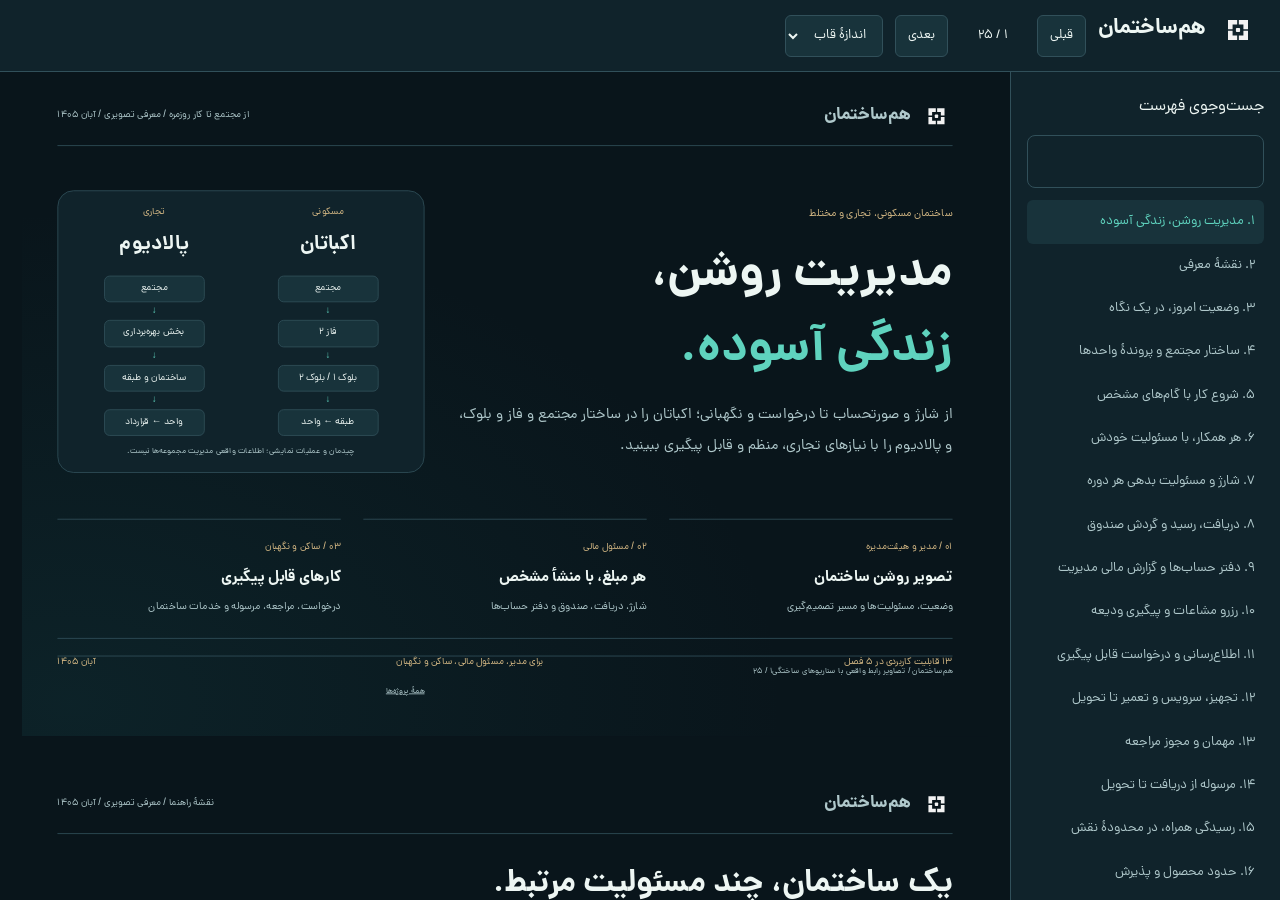
<file: ham-sakhteman/presentation.html>
<!doctype html>
<html lang="fa" dir="rtl"><head><meta charset="utf-8"><meta name="viewport" content="width=device-width,initial-scale=1"><title>هم‌ساختمان | ارائهٔ صفحه‌به‌صفحه</title><link rel="icon" href="assets/brand.svg"><link rel="stylesheet" href="showcase.css"></head><body class="reader-body"><header class="reader-toolbar"><button class="reader-menu" aria-expanded="false" aria-controls="reader-index">فهرست</button><a href="index.html"><span class="brand"><img src="assets/brand.svg" alt="">هم‌ساختمان</span></a><button id="previous" aria-label="صفحهٔ قبلی">قبلی</button><span class="page-counter" aria-live="polite"></span><button id="next" aria-label="صفحهٔ بعدی">بعدی</button><select id="zoom" aria-label="بزرگ‌نمایی"><option value="fit">اندازهٔ قاب</option><option value="1">۱۰۰٪</option><option value="1.25">۱۲۵٪</option><option value="1.5">۱۵۰٪</option></select></header><div class="reader-shell"><aside class="reader-index" id="reader-index"><label for="index-search">جست‌وجوی فهرست</label><input type="search" id="index-search"><a href="#page-1">۱. مدیریت روشن، زندگی آسوده</a><a href="#page-2">۲. نقشهٔ معرفی</a><a href="#page-3">۳. وضعیت امروز، در یک نگاه</a><a href="#page-4">۴. ساختار مجتمع و پروندهٔ واحدها</a><a href="#page-5">۵. شروع کار با گام‌های مشخص</a><a href="#page-6">۶. هر همکار، با مسئولیت خودش</a><a href="#page-7">۷. شارژ و مسئولیت بدهی هر دوره</a><a href="#page-8">۸. دریافت، رسید و گردش صندوق</a><a href="#page-9">۹. دفتر حساب‌ها و گزارش مالی مدیریت</a><a href="#page-10">۱۰. رزرو مشاعات و پیگیری ودیعه</a><a href="#page-11">۱۱. اطلاع‌رسانی و درخواست قابل پیگیری</a><a href="#page-12">۱۲. تجهیز، سرویس و تعمیر تا تحویل</a><a href="#page-13">۱۳. مهمان و مجوز مراجعه</a><a href="#page-14">۱۴. مرسوله از دریافت تا تحویل</a><a href="#page-15">۱۵. رسیدگی همراه، در محدودهٔ نقش</a><a href="#page-16">۱۶. حدود محصول و پذیرش</a><a href="#page-17">۱۷. شروع یک بررسی کاربردی</a><a href="#page-18">۱۸. از بلوک‌های اکباتان تا بهره‌برداری پالادیوم</a><a href="#page-19">۱۹. رشد همراه با نیاز واقعی مجتمع‌ها</a><a href="#page-20">۲۰. چرا هم‌ساختمان را بررسی کنیم؟</a><a href="#page-21">۲۱. مزیت‌ها؛ ارتباط و منابع مقایسه</a><a href="#page-22">۲۲. نسخهٔ دمو را خودتان تجربه کنید</a><a href="#page-23">۲۳. ارتباط و بازخورد</a><a href="#page-24">۲۴. پشتیبانی و شفافیت / ۱</a><a href="#page-25">۲۵. پشتیبانی و شفافیت / ۲</a></aside><main class="reader-pane" aria-label="صفحه‌های ارائه" tabindex="0"><div class="page-wrap" id="page-1"><section class="paper cover"><header class="print-header"><span class="brand"><img src="assets/brand.svg" alt="">هم‌ساختمان</span><span>از مجتمع تا کار روزمره / معرفی تصویری / آبان ۱۴۰۵</span></header><div class="hero-main"><div><span class="kicker">ساختمان مسکونی، تجاری و مختلط</span><h1>مدیریت روشن،<br><em>زندگی آسوده.</em></h1><p class="lead">از شارژ و صورتحساب تا درخواست و نگهبانی؛ اکباتان را در ساختار مجتمع و فاز و بلوک، و پالادیوم را با نیازهای تجاری، منظم و قابل پیگیری ببینید.</p></div><div class="scenario-art" aria-label="دو مسیر نمایشی مسکونی و تجاری"><div><span>مسکونی</span><strong>اکباتان</strong><i>مجتمع</i><b>↓</b><i>فاز ۲</i><b>↓</b><i>بلوک ۱ / بلوک ۲</i><b>↓</b><i>طبقه ← واحد</i></div><div><span>تجاری</span><strong>پالادیوم</strong><i>مجتمع</i><b>↓</b><i>بخش بهره‌برداری</i><b>↓</b><i>ساختمان و طبقه</i><b>↓</b><i>واحد ← قرارداد</i></div><small>چیدمان و عملیات نمایشی؛ اطلاعات واقعی مدیریت مجموعه‌ها نیست.</small></div></div><div class="roles"><article><span>۰۱ / مدیر و هیئت‌مدیره</span><h3>تصویر روشن ساختمان</h3><p>وضعیت، مسئولیت‌ها و مسیر تصمیم‌گیری</p></article><article><span>۰۲ / مسئول مالی</span><h3>هر مبلغ، با منشأ مشخص</h3><p>شارژ، دریافت، صندوق و دفتر حساب‌ها</p></article><article><span>۰۳ / ساکن و نگهبان</span><h3>کارهای قابل پیگیری</h3><p>درخواست، مراجعه، مرسوله و خدمات ساختمان</p></article></div><div class="cover-meta"><span>۱۳ قابلیت کاربردی در ۵ فصل</span><span>برای مدیر، مسئول مالی، ساکن و نگهبان</span><span>آبان ۱۴۰۵</span></div><footer class="print-footer"><span>هم‌ساختمان / تصاویر رابط واقعی با سناریوهای ساختگی</span><span>۱ / ۲۵</span><a href="../" style="display:block;width:fit-content;margin:1rem auto;padding:.5rem .85rem;font:inherit;color:inherit;text-decoration:underline;">همهٔ پروژه‌ها</a></footer></section></div><div class="page-wrap" id="page-2"><section class="paper overview"><header class="print-header"><span class="brand"><img src="assets/brand.svg" alt="">هم‌ساختمان</span><span>نقشهٔ راهنما / معرفی تصویری / آبان ۱۴۰۵</span></header><h2>یک ساختمان، چند مسئولیت مرتبط.</h2><p>از نیاز روزمره شروع کنید و مسیر استفاده، تصویر و محدودیت هر قابلیت را ببینید.</p><div class="overview-grid"><article><small>صفحهٔ ۳ / ۴ قابلیت</small><h3>نمای روزانه و مسئولیت‌ها</h3><p>از ساختار مجتمع تا کارهای هر مسئول؛ اطلاعات موردنیاز در مسیر مشخص قرار می‌گیرند.</p></article><article><small>صفحهٔ ۷ / ۳ قابلیت</small><h3>شارژ و امور مالی</h3><p>دوره، دریافت، صندوق و دفتر حساب‌ها؛ هر مبلغ به موضوع و سند مربوط متصل می‌ماند.</p></article><article><small>صفحهٔ ۱۰ / ۱ قابلیت</small><h3>قرارداد و ارتباط با ساکنان</h3><p>مسئولیت بدهی، قرارداد، اطلاعیه و استفاده از امکانات ساختمان به افراد مرتبط می‌رسند.</p></article><article><small>صفحهٔ ۱۱ / ۲ قابلیت</small><h3>درخواست و نگهداری</h3><p>درخواست، تعمیر و تجهیز با مسئول، وضعیت و سابقهٔ مرتبط نگه‌داری می‌شوند.</p></article><article><small>صفحهٔ ۱۳ / ۳ قابلیت</small><h3>نگهبانی و خدمات</h3><p>مهمان، مرسوله و گزارش نگهبانی در محدودهٔ مسئولیت همان ساختمان قرار می‌گیرند.</p></article></div><div class="flow">روش‌های پشتیبانی، پیگیری خطا و شفافیت مالی در دو بخش پایانی آمده‌اند.</div><footer class="print-footer"><span>هم‌ساختمان / تصاویر رابط واقعی با سناریوهای ساختگی</span><span>۲ / ۲۵</span></footer></section></div><div class="page-wrap" id="page-3"><section class="paper"><header class="print-header"><span class="brand"><img src="assets/brand.svg" alt="">هم‌ساختمان</span><span>نمای روزانه و مسئولیت‌ها / معرفی تصویری / آبان ۱۴۰۵</span></header><div class="print-layout"><div class="copy"><span class="kicker">نمای روزانه و مسئولیت‌ها / ۱</span><h2>وضعیت امروز، در یک نگاه</h2><p>مدیر ماندهٔ بدهی، دورهٔ شارژ و کارهای در انتظار را از داشبورد دنبال می‌کند. پیوند بخش‌های مرتبط کمک می‌کند از مشاهدهٔ وضعیت به رسیدگی همان موضوع برسد.</p><div class="flow">مرور وضعیت ← انتخاب موضوع ← رسیدگی</div><div class="limit">وضعیت نمایش‌داده‌شده مربوط به سناریوی ساختگی اکباتان است؛ معیار ظرفیت یا اطلاعات واقعی مجموعه نیست.</div></div><figure class="shot"><div class="shot-frame"><div class="shot-bar"><span>هم‌ساختمان / ثبت واقعی رابط</span><span aria-hidden="true">•••</span></div><img src="screen-previews/dashboard.png" width="2880" height="2000" alt="وضعیت امروز، در یک نگاه؛ اکباتان، فاز ۲، بلوک ۱ — نمایشی؛ برداشت رابط واقعی با دادهٔ ساختگی در ۱۹ نوامبر ۲۰۲۶."></div><figcaption>اکباتان، فاز ۲، بلوک ۱ — نمایشی؛ برداشت رابط واقعی با دادهٔ ساختگی در ۱۹ نوامبر ۲۰۲۶.<br>قاب کامل ثبت‌شده؛ اصل تصویر بدون تغییر همراه است.</figcaption><a class="original" href="screenshots/dashboard.png">اصل کامل تصویر در پوشهٔ screenshots / dashboard.png ↗</a></figure></div><footer class="print-footer"><span>هم‌ساختمان / تصاویر رابط واقعی با سناریوهای ساختگی</span><span>۳ / ۲۵</span></footer></section></div><div class="page-wrap" id="page-4"><section class="paper"><header class="print-header"><span class="brand"><img src="assets/brand.svg" alt="">هم‌ساختمان</span><span>نمای روزانه و مسئولیت‌ها / معرفی تصویری / آبان ۱۴۰۵</span></header><div class="print-layout"><div class="copy"><span class="kicker">نمای روزانه و مسئولیت‌ها / ۲</span><h2>ساختار مجتمع و پروندهٔ واحدها</h2><p>در سناریوی اکباتان، مجتمع، فاز، بلوک یا ساختمان، طبقه و واحد در یک ساختار مرتبط قرار می‌گیرند. در پالادیوم، واحد تجاری به بهره‌بردار، قرارداد، اجاره، ودیعه و تسویه متصل می‌شود تا محل و مسئولیت مالی هر پرونده روشن بماند.</p><div class="flow">تعریف محدوده ← تکمیل واحدها ← سکونت یا بهره‌برداری و قرارداد</div><div class="limit">نمونه‌ها ساختگی‌اند؛ ابعاد و شماره‌گذاری آن‌ها نقشهٔ واقعی اکباتان یا پالادیوم نیست.</div></div><figure class="shot"><div class="shot-frame"><div class="shot-bar"><span>هم‌ساختمان / ثبت واقعی رابط</span><span aria-hidden="true">•••</span></div><img src="screen-previews/structure.png" width="2880" height="2000" alt="ساختار مجتمع و پروندهٔ واحدها؛ اکباتان، فاز ۲، بلوک ۱ — نمایشی؛ برداشت رابط واقعی با دادهٔ ساختگی در ۱۹ نوامبر ۲۰۲۶."></div><figcaption>اکباتان، فاز ۲، بلوک ۱ — نمایشی؛ برداشت رابط واقعی با دادهٔ ساختگی در ۱۹ نوامبر ۲۰۲۶.<br>قاب کامل ثبت‌شده؛ اصل تصویر بدون تغییر همراه است.</figcaption><a class="original" href="screenshots/structure.png">اصل کامل تصویر در پوشهٔ screenshots / structure.png ↗</a></figure></div><footer class="print-footer"><span>هم‌ساختمان / تصاویر رابط واقعی با سناریوهای ساختگی</span><span>۴ / ۲۵</span></footer></section></div><div class="page-wrap" id="page-5"><section class="paper"><header class="print-header"><span class="brand"><img src="assets/brand.svg" alt="">هم‌ساختمان</span><span>نمای روزانه و مسئولیت‌ها / معرفی تصویری / آبان ۱۴۰۵</span></header><div class="print-layout"><div class="copy"><span class="kicker">نمای روزانه و مسئولیت‌ها / ۳</span><h2>شروع کار با گام‌های مشخص</h2><p>راهنمای راه‌اندازی نشان می‌دهد کدام اطلاعات ساختمان کامل و چه کاری باقی مانده است. مدیر از تعریف واحد و روش شارژ تا ثبت دریافت، مسیر شروع را دنبال می‌کند.</p><div class="flow">دیدن مراحل ← تکمیل اطلاعات ← شروع دوره</div><div class="limit">راهنمای نرم‌افزار، خدمات مهاجرت خودکار یا تعهد آموزش قراردادی نیست.</div></div><figure class="shot"><div class="shot-frame"><div class="shot-bar"><span>هم‌ساختمان / ثبت واقعی رابط</span><span aria-hidden="true">•••</span></div><img src="screen-previews/onboarding.png" width="2880" height="2000" alt="شروع کار با گام‌های مشخص؛ اکباتان، فاز ۲، بلوک ۱ — نمایشی؛ برداشت رابط واقعی با دادهٔ ساختگی در ۱۹ نوامبر ۲۰۲۶."></div><figcaption>اکباتان، فاز ۲، بلوک ۱ — نمایشی؛ برداشت رابط واقعی با دادهٔ ساختگی در ۱۹ نوامبر ۲۰۲۶.<br>قاب کامل ثبت‌شده؛ اصل تصویر بدون تغییر همراه است.</figcaption><a class="original" href="screenshots/onboarding.png">اصل کامل تصویر در پوشهٔ screenshots / onboarding.png ↗</a></figure></div><footer class="print-footer"><span>هم‌ساختمان / تصاویر رابط واقعی با سناریوهای ساختگی</span><span>۵ / ۲۵</span></footer></section></div><div class="page-wrap" id="page-6"><section class="paper"><header class="print-header"><span class="brand"><img src="assets/brand.svg" alt="">هم‌ساختمان</span><span>نمای روزانه و مسئولیت‌ها / معرفی تصویری / آبان ۱۴۰۵</span></header><div class="print-layout"><div class="copy"><span class="kicker">نمای روزانه و مسئولیت‌ها / ۴</span><h2>هر همکار، با مسئولیت خودش</h2><p>مدیر، مسئول مالی و نگهبان اختیارهای متناسب با کارشان دارند. واگذاری دسترسی به محدودهٔ ساختمان و زمان مشخص متصل می‌شود تا همکاری و جانشینی قابل مدیریت باشد.</p><div class="flow">انتخاب همکار ← تعیین محدوده و اختیار ← پیگیری کار</div><div class="limit">مجوز نرم‌افزاری جای توافق و مسئولیت قانونی اشخاص را نمی‌گیرد.</div></div><figure class="shot"><div class="shot-frame"><div class="shot-bar"><span>هم‌ساختمان / ثبت واقعی رابط</span><span aria-hidden="true">•••</span></div><img src="screen-previews/roles.png" width="2880" height="2000" alt="هر همکار، با مسئولیت خودش؛ اکباتان، فاز ۲، بلوک ۱ — نمایشی؛ برداشت رابط واقعی با دادهٔ ساختگی در ۱۹ نوامبر ۲۰۲۶."></div><figcaption>اکباتان، فاز ۲، بلوک ۱ — نمایشی؛ برداشت رابط واقعی با دادهٔ ساختگی در ۱۹ نوامبر ۲۰۲۶.<br>قاب کامل ثبت‌شده؛ اصل تصویر بدون تغییر همراه است.</figcaption><a class="original" href="screenshots/roles.png">اصل کامل تصویر در پوشهٔ screenshots / roles.png ↗</a></figure></div><footer class="print-footer"><span>هم‌ساختمان / تصاویر رابط واقعی با سناریوهای ساختگی</span><span>۶ / ۲۵</span></footer></section></div><div class="page-wrap" id="page-7"><section class="paper"><header class="print-header"><span class="brand"><img src="assets/brand.svg" alt="">هم‌ساختمان</span><span>شارژ و امور مالی / معرفی تصویری / آبان ۱۴۰۵</span></header><div class="print-layout"><div class="copy"><span class="kicker">شارژ و امور مالی / ۵</span><h2>شارژ و مسئولیت بدهی هر دوره</h2><p>مدیر دوره و روش تقسیم هزینه را انتخاب می‌کند و سهم واحدها محاسبه می‌شود. صورتحساب به شخص و بازهٔ مسئولیت متصل می‌ماند تا با جابه‌جایی مالک یا مستأجر، بدهی قبلی بی‌دلیل به فرد تازه نسبت داده نشود.</p><div class="flow">دوره و روش تقسیم ← سهم واحد و شخص مسئول ← پیگیری مانده</div><div class="limit">مبلغ‌ها و ساکنان این بلوک اکباتان ساختگی‌اند؛ نرخ واقعی مجموعه نیستند.</div></div><figure class="shot"><div class="shot-frame"><div class="shot-bar"><span>هم‌ساختمان / ثبت واقعی رابط</span><span aria-hidden="true">•••</span></div><img src="screen-previews/debts.png" width="2880" height="2000" alt="شارژ و مسئولیت بدهی هر دوره؛ اکباتان، فاز ۲، بلوک ۲ — نمایشی؛ برداشت رابط واقعی با دادهٔ ساختگی در ۱۹ نوامبر ۲۰۲۶."></div><figcaption>اکباتان، فاز ۲، بلوک ۲ — نمایشی؛ برداشت رابط واقعی با دادهٔ ساختگی در ۱۹ نوامبر ۲۰۲۶.<br>قاب کامل ثبت‌شده؛ اصل تصویر بدون تغییر همراه است.</figcaption><a class="original" href="screenshots/debts.png">اصل کامل تصویر در پوشهٔ screenshots / debts.png ↗</a></figure></div><footer class="print-footer"><span>هم‌ساختمان / تصاویر رابط واقعی با سناریوهای ساختگی</span><span>۷ / ۲۵</span></footer></section></div><div class="page-wrap" id="page-8"><section class="paper"><header class="print-header"><span class="brand"><img src="assets/brand.svg" alt="">هم‌ساختمان</span><span>شارژ و امور مالی / معرفی تصویری / آبان ۱۴۰۵</span></header><div class="print-layout"><div class="copy"><span class="kicker">شارژ و امور مالی / ۶</span><h2>دریافت، رسید و گردش صندوق</h2><p>ادعای پرداخت از تأیید مالی جداست. مسئول مجاز مبلغ، رسید و حساب صندوق یا بانک را بررسی می‌کند؛ دریافت تأییدشده در مانده اثر می‌گذارد و پرداخت جزئی باقیمانده را حفظ می‌کند. هزینهٔ پرداخت‌نشده نیز از هزینهٔ تسویه‌شده تفکیک می‌شود.</p><div class="flow">ثبت رسید و حساب ← بررسی مالی ← تأیید و تطبیق مانده</div><div class="limit">در این نمونهٔ تجاری پالادیوم انتقال پول یا پرداخت بانکی واقعی انجام نشده است.</div></div><figure class="shot"><div class="shot-frame"><div class="shot-bar"><span>هم‌ساختمان / ثبت واقعی رابط</span><span aria-hidden="true">•••</span></div><img src="screen-previews/treasury.png" width="2880" height="2000" alt="دریافت، رسید و گردش صندوق؛ پالادیوم، واحدهای تجاری — نمایشی؛ برداشت رابط واقعی با دادهٔ ساختگی در ۱۹ نوامبر ۲۰۲۶."></div><figcaption>پالادیوم، واحدهای تجاری — نمایشی؛ برداشت رابط واقعی با دادهٔ ساختگی در ۱۹ نوامبر ۲۰۲۶.<br>قاب کامل ثبت‌شده؛ اصل تصویر بدون تغییر همراه است.</figcaption><a class="original" href="screenshots/treasury.png">اصل کامل تصویر در پوشهٔ screenshots / treasury.png ↗</a></figure></div><footer class="print-footer"><span>هم‌ساختمان / تصاویر رابط واقعی با سناریوهای ساختگی</span><span>۸ / ۲۵</span></footer></section></div><div class="page-wrap" id="page-9"><section class="paper"><header class="print-header"><span class="brand"><img src="assets/brand.svg" alt="">هم‌ساختمان</span><span>شارژ و امور مالی / معرفی تصویری / آبان ۱۴۰۵</span></header><div class="print-layout"><div class="copy"><span class="kicker">شارژ و امور مالی / ۷</span><h2>دفتر حساب‌ها و گزارش مالی مدیریت</h2><p>مسئول مالی با کدینگ و سند چندردیفی کار می‌کند و گردش و ماندهٔ حساب‌ها، بدهی، دریافت و هزینه را مرور می‌کند. قطعی‌کردن و اصلاح مستند و خروجی‌های در دسترس، بررسی ارقام در جلسهٔ مدیریت را به سند مبنا متصل نگه می‌دارند.</p><div class="flow">ثبت سند ← مرور گردش و اصلاح مستند ← گزارش مدیریت</div><div class="limit">اعداد این سناریوی پالادیوم مستقل از سناریوهای دیگرند و با آن‌ها جمع نمی‌شوند.</div></div><figure class="shot"><div class="shot-frame"><div class="shot-bar"><span>هم‌ساختمان / ثبت واقعی رابط</span><span aria-hidden="true">•••</span></div><img src="screen-previews/accounting.png" width="2880" height="2000" alt="دفتر حساب‌ها و گزارش مالی مدیریت؛ پالادیوم، واحدهای تجاری — نمایشی؛ برداشت رابط واقعی با دادهٔ ساختگی در ۱۹ نوامبر ۲۰۲۶."></div><figcaption>پالادیوم، واحدهای تجاری — نمایشی؛ برداشت رابط واقعی با دادهٔ ساختگی در ۱۹ نوامبر ۲۰۲۶.<br>قاب کامل ثبت‌شده؛ اصل تصویر بدون تغییر همراه است.</figcaption><a class="original" href="screenshots/accounting.png">اصل کامل تصویر در پوشهٔ screenshots / accounting.png ↗</a></figure></div><footer class="print-footer"><span>هم‌ساختمان / تصاویر رابط واقعی با سناریوهای ساختگی</span><span>۹ / ۲۵</span></footer></section></div><div class="page-wrap" id="page-10"><section class="paper"><header class="print-header"><span class="brand"><img src="assets/brand.svg" alt="">هم‌ساختمان</span><span>قرارداد و ارتباط با ساکنان / معرفی تصویری / آبان ۱۴۰۵</span></header><div class="print-layout"><div class="copy"><span class="kicker">قرارداد و ارتباط با ساکنان / ۸</span><h2>رزرو مشاعات و پیگیری ودیعه</h2><p>امکانات مشترک با ظرفیت، زمان و قواعد لغو تعریف می‌شوند. رزرو و وضعیت ودیعه به پروندهٔ همان استفاده متصل می‌مانند تا تداخل و مبلغ قابل استرداد قابل بررسی باشد.</p><div class="flow">انتخاب امکان و زمان ← ثبت رزرو ← پیگیری وضعیت</div><div class="limit">تصویر از سناریوی تاریخی ساختگی است؛ پذیرش قواعد هر ساختمان و پرداخت واقعی مستقل باقی است.</div></div><figure class="shot"><div class="shot-frame"><div class="shot-bar"><span>هم‌ساختمان / ثبت واقعی رابط</span><span aria-hidden="true">•••</span></div><img src="screen-previews/reservations.png" width="2880" height="2000" alt="رزرو مشاعات و پیگیری ودیعه؛ اکباتان، فاز ۲، خدمات مشترک — نمایشی؛ برداشت رابط واقعی با دادهٔ ساختگی در ۱۹ نوامبر ۲۰۲۶."></div><figcaption>اکباتان، فاز ۲، خدمات مشترک — نمایشی؛ برداشت رابط واقعی با دادهٔ ساختگی در ۱۹ نوامبر ۲۰۲۶.<br>قاب کامل ثبت‌شده؛ اصل تصویر بدون تغییر همراه است.</figcaption><a class="original" href="screenshots/reservations.png">اصل کامل تصویر در پوشهٔ screenshots / reservations.png ↗</a></figure></div><footer class="print-footer"><span>هم‌ساختمان / تصاویر رابط واقعی با سناریوهای ساختگی</span><span>۱۰ / ۲۵</span></footer></section></div><div class="page-wrap" id="page-11"><section class="paper"><header class="print-header"><span class="brand"><img src="assets/brand.svg" alt="">هم‌ساختمان</span><span>درخواست و نگهداری / معرفی تصویری / آبان ۱۴۰۵</span></header><div class="print-layout"><div class="copy"><span class="kicker">درخواست و نگهداری / ۹</span><h2>اطلاع‌رسانی و درخواست قابل پیگیری</h2><p>مدیر خبر را برای مخاطبان مربوط منتشر می‌کند و مشاهدهٔ آن در سامانه ثبت می‌شود. ساکن اکباتان یا بهره‌بردار تجاری، درخواست را با موضوع مشخص ثبت می‌کند و مسئول رسیدگی، پاسخ، وضعیت و مهلت را در همان پرونده دنبال می‌کند.</p><div class="flow">اطلاع‌رسانی یا ثبت درخواست ← رسیدگی مسئول ← پاسخ و پیگیری</div><div class="limit">تصویر، صف درخواست‌های نمونهٔ اکباتان را نشان می‌دهد؛ ارسال اعلان بیرونی به تنظیم سرویس وابسته است.</div></div><figure class="shot"><div class="shot-frame"><div class="shot-bar"><span>هم‌ساختمان / ثبت واقعی رابط</span><span aria-hidden="true">•••</span></div><img src="screen-previews/tickets.png" width="2880" height="2000" alt="اطلاع‌رسانی و درخواست قابل پیگیری؛ اکباتان، فاز ۲، بلوک ۱ — نمایشی؛ برداشت رابط واقعی با دادهٔ ساختگی در ۱۹ نوامبر ۲۰۲۶."></div><figcaption>اکباتان، فاز ۲، بلوک ۱ — نمایشی؛ برداشت رابط واقعی با دادهٔ ساختگی در ۱۹ نوامبر ۲۰۲۶.<br>قاب کامل ثبت‌شده؛ اصل تصویر بدون تغییر همراه است.</figcaption><a class="original" href="screenshots/tickets.png">اصل کامل تصویر در پوشهٔ screenshots / tickets.png ↗</a></figure></div><footer class="print-footer"><span>هم‌ساختمان / تصاویر رابط واقعی با سناریوهای ساختگی</span><span>۱۱ / ۲۵</span></footer></section></div><div class="page-wrap" id="page-12"><section class="paper"><header class="print-header"><span class="brand"><img src="assets/brand.svg" alt="">هم‌ساختمان</span><span>درخواست و نگهداری / معرفی تصویری / آبان ۱۴۰۵</span></header><div class="print-layout"><div class="copy"><span class="kicker">درخواست و نگهداری / ۱۰</span><h2>تجهیز، سرویس و تعمیر تا تحویل</h2><p>پروندهٔ تجهیز، ضمانت، سرویس و بازرسی به سابقهٔ تعمیر متصل می‌ماند. مسئول تأسیسات پالادیوم، موضوع، پیمانکار، وضعیت، خرید، هزینه و مدرک پایان کار را دنبال می‌کند تا رسیدگی از گزارش مسئله تا تحویل روشن باشد.</p><div class="flow">سابقهٔ تجهیز ← دستور تعمیر و هزینه ← بررسی و تحویل</div><div class="limit">نام تأسیسات، اشخاص، هزینه‌ها و عملیات پالادیوم در این سناریو فرضی‌اند.</div></div><figure class="shot"><div class="shot-frame"><div class="shot-bar"><span>هم‌ساختمان / ثبت واقعی رابط</span><span aria-hidden="true">•••</span></div><img src="screen-previews/repairs.png" width="2880" height="2000" alt="تجهیز، سرویس و تعمیر تا تحویل؛ پالادیوم، خدمات و تأسیسات — نمایشی؛ برداشت رابط واقعی با دادهٔ ساختگی در ۱۹ نوامبر ۲۰۲۶."></div><figcaption>پالادیوم، خدمات و تأسیسات — نمایشی؛ برداشت رابط واقعی با دادهٔ ساختگی در ۱۹ نوامبر ۲۰۲۶.<br>قاب کامل ثبت‌شده؛ اصل تصویر بدون تغییر همراه است.</figcaption><a class="original" href="screenshots/repairs.png">اصل کامل تصویر در پوشهٔ screenshots / repairs.png ↗</a></figure></div><footer class="print-footer"><span>هم‌ساختمان / تصاویر رابط واقعی با سناریوهای ساختگی</span><span>۱۲ / ۲۵</span></footer></section></div><div class="page-wrap" id="page-13"><section class="paper"><header class="print-header"><span class="brand"><img src="assets/brand.svg" alt="">هم‌ساختمان</span><span>نگهبانی و خدمات / معرفی تصویری / آبان ۱۴۰۵</span></header><div class="print-layout"><div class="copy"><span class="kicker">نگهبانی و خدمات / ۱۱</span><h2>مهمان و مجوز مراجعه</h2><p>نگهبان مراجعه و وضعیت مجوز را در فضای عملیات ساختمان ثبت و بررسی می‌کند. ارتباط مراجعه با واحد و زمان مربوط، پیگیری ورود و خروج را منظم‌تر می‌کند.</p><div class="flow">بررسی مراجعه ← کنترل مجوز ← ثبت وضعیت</div><div class="limit">این ثبت، اتصال یا کنترل عملیاتی گیت و سخت‌افزار را به‌تنهایی اثبات نمی‌کند.</div></div><figure class="shot"><div class="shot-frame"><div class="shot-bar"><span>هم‌ساختمان / ثبت واقعی رابط</span><span aria-hidden="true">•••</span></div><img src="screen-previews/guard.png" width="2880" height="2000" alt="مهمان و مجوز مراجعه؛ اکباتان، فاز ۲، نگهبانی بلوک ۱ — نمایشی؛ برداشت رابط واقعی با دادهٔ ساختگی در ۱۹ نوامبر ۲۰۲۶."></div><figcaption>اکباتان، فاز ۲، نگهبانی بلوک ۱ — نمایشی؛ برداشت رابط واقعی با دادهٔ ساختگی در ۱۹ نوامبر ۲۰۲۶.<br>قاب کامل ثبت‌شده؛ اصل تصویر بدون تغییر همراه است.</figcaption><a class="original" href="screenshots/guard.png">اصل کامل تصویر در پوشهٔ screenshots / guard.png ↗</a></figure></div><footer class="print-footer"><span>هم‌ساختمان / تصاویر رابط واقعی با سناریوهای ساختگی</span><span>۱۳ / ۲۵</span></footer></section></div><div class="page-wrap" id="page-14"><section class="paper"><header class="print-header"><span class="brand"><img src="assets/brand.svg" alt="">هم‌ساختمان</span><span>نگهبانی و خدمات / معرفی تصویری / آبان ۱۴۰۵</span></header><div class="print-layout"><div class="copy"><span class="kicker">نگهبانی و خدمات / ۱۲</span><h2>مرسوله از دریافت تا تحویل</h2><p>مرسوله با واحد مربوط و وضعیت تحویل در پروندهٔ نگهبانی ثبت می‌شود. ثبت‌کننده و تحویل‌گیرنده می‌توانند مراحل را دنبال کنند تا بستهٔ باز، تحویل‌شده یا برگشتی قابل تفکیک باشد.</p><div class="flow">دریافت بسته ← اطلاع به مسئول مربوط ← ثبت تحویل</div><div class="limit">اطلاع‌رسانی بیرونی تابع کانال تنظیم‌شده است؛ ارسال واقعی در این معرفی انجام نشده است.</div></div><figure class="shot"><div class="shot-frame"><div class="shot-bar"><span>هم‌ساختمان / ثبت واقعی رابط</span><span aria-hidden="true">•••</span></div><img src="screen-previews/parcels.png" width="2880" height="2000" alt="مرسوله از دریافت تا تحویل؛ اکباتان، فاز ۲، نگهبانی بلوک ۱ — نمایشی؛ برداشت رابط واقعی با دادهٔ ساختگی در ۱۹ نوامبر ۲۰۲۶."></div><figcaption>اکباتان، فاز ۲، نگهبانی بلوک ۱ — نمایشی؛ برداشت رابط واقعی با دادهٔ ساختگی در ۱۹ نوامبر ۲۰۲۶.<br>قاب کامل ثبت‌شده؛ اصل تصویر بدون تغییر همراه است.</figcaption><a class="original" href="screenshots/parcels.png">اصل کامل تصویر در پوشهٔ screenshots / parcels.png ↗</a></figure></div><footer class="print-footer"><span>هم‌ساختمان / تصاویر رابط واقعی با سناریوهای ساختگی</span><span>۱۴ / ۲۵</span></footer></section></div><div class="page-wrap" id="page-15"><section class="paper"><header class="print-header"><span class="brand"><img src="assets/brand.svg" alt="">هم‌ساختمان</span><span>نگهبانی و خدمات / معرفی تصویری / آبان ۱۴۰۵</span></header><div class="print-layout"><div class="copy"><span class="kicker">نگهبانی و خدمات / ۱۳</span><h2>رسیدگی همراه، در محدودهٔ نقش</h2><p>ساکن، بهره‌بردار و نگهبان می‌توانند وضعیت و کارهای مجاز خود را در صفحهٔ متناسب با گوشی دنبال کنند. نمای همراه نگهبانی اکباتان، پیگیری مراجعه و خدمت را در همان محدودهٔ مسئولیت در دسترس می‌گذارد.</p><div class="flow">ورود با نقش مجاز ← مشاهدهٔ وضعیت ← ثبت و پیگیری</div><div class="limit">نمای همراه، مجوز دسترسی تازه یا تضمین کار کامل بدون شبکه ایجاد نمی‌کند.</div></div><figure class="shot"><div class="shot-frame"><div class="shot-bar"><span>هم‌ساختمان / ثبت واقعی رابط</span><span aria-hidden="true">•••</span></div><img src="screen-previews/mobile-guard.png" width="780" height="1688" alt="رسیدگی همراه، در محدودهٔ نقش؛ اکباتان، فاز ۲، نگهبانی بلوک ۱ — نمایشی؛ برداشت رابط واقعی با دادهٔ ساختگی در ۱۹ نوامبر ۲۰۲۶."></div><figcaption>اکباتان، فاز ۲، نگهبانی بلوک ۱ — نمایشی؛ برداشت رابط واقعی با دادهٔ ساختگی در ۱۹ نوامبر ۲۰۲۶.<br>قاب کامل ثبت‌شده؛ اصل تصویر بدون تغییر همراه است.</figcaption><a class="original" href="screenshots/mobile-guard.png">اصل کامل تصویر در پوشهٔ screenshots / mobile-guard.png ↗</a></figure></div><footer class="print-footer"><span>هم‌ساختمان / تصاویر رابط واقعی با سناریوهای ساختگی</span><span>۱۵ / ۲۵</span></footer></section></div><div class="page-wrap" id="page-16"><section class="paper limits"><header class="print-header"><span class="brand"><img src="assets/brand.svg" alt="">هم‌ساختمان</span><span>وضعیت واقعی / معرفی تصویری / آبان ۱۴۰۵</span></header><h2>معرفی روشن، با حدود روشن.</h2><p>وجود مسیر نرم‌افزار، پذیرش محیط واقعی و خدمات قراردادی نتایج مستقلی هستند.</p><div class="status-grid"><article><h3>کاربردهای معرفی‌شده</h3><p>ساختار، شارژ و دریافت، دفتر حساب‌ها، قرارداد، درخواست، تعمیر، نگهبانی و رزرو از مسیرهای موجود محصول معرفی شده‌اند؛ عکس مرتبط در محدودیت هر مورد صریح است.</p></article><article><h3>حدود خدمات واقعی</h3><p>درگاه شارژ و اجارهٔ پایلوت شبیه‌سازی‌شده است. تحویل پیام، دستگاه، شبکه، پذیرش مشتری و خدمات مهاجرت نیازمند بررسی و توافق جدا هستند.</p></article><article><h3>تصویر، شاهد همان ثبت</h3><p>عکس‌ها از رابط واقعی با سناریوهای ساختگی اکباتان و پالادیوم گرفته شده‌اند؛ پذیرش محیط واقعی مستقل است. صرفه‌جویی عددی، مشتری واقعی یا تضمین عملیاتی ساخته نشده است.</p></article></div><footer class="print-footer"><span>هم‌ساختمان / تصاویر رابط واقعی با سناریوهای ساختگی</span><span>۱۶ / ۲۵</span></footer></section></div><div class="page-wrap" id="page-17"><section class="paper closing-page"><header class="print-header"><span class="brand"><img src="assets/brand.svg" alt="">هم‌ساختمان</span><span>قدم بعدی / معرفی تصویری / آبان ۱۴۰۵</span></header><span class="kicker">با سناریوی آشنای ساختمان شما</span><h2>یک دورهٔ شارژ،<br><em>یک مسیر قابل پیگیری.</em></h2><p>در جلسهٔ معرفی، یک نمونهٔ ساختگی متناسب با ساختار ساختمان را مرور کنید؛ نقش‌ها، روش تقسیم هزینه و گزارش موردنیاز را کنار هم بررسی کنید.</p><div class="roles"><article><span>۰۱ / مدیر و هیئت‌مدیره</span><h3>تصویر روشن ساختمان</h3><p>وضعیت، مسئولیت‌ها و مسیر تصمیم‌گیری</p></article><article><span>۰۲ / مسئول مالی</span><h3>هر مبلغ، با منشأ مشخص</h3><p>شارژ، دریافت، صندوق و دفتر حساب‌ها</p></article><article><span>۰۳ / ساکن و نگهبان</span><h3>کارهای قابل پیگیری</h3><p>درخواست، مراجعه، مرسوله و خدمات ساختمان</p></article></div><footer class="print-footer"><span>هم‌ساختمان / تصاویر رابط واقعی با سناریوهای ساختگی</span><span>۱۷ / ۲۵</span></footer></section></div><div class="page-wrap" id="page-18"><section class="paper editorial-page location-page"><header class="print-header"><span class="brand"><img src="assets/brand.svg" alt="">هم‌ساختمان</span><span>از بلوک‌های اکباتان تا بهره‌برداری پالادیوم / معرفی تصویری / آبان ۱۴۰۵</span></header><div class="editorial-section" id="scenario-locations"><span class="eyebrow">دو نمونه برای دیدن دامنهٔ محصول</span><h2>از بلوک‌های اکباتان تا بهره‌برداری پالادیوم</h2><p class="editorial-intro">در این معرفی، اکباتان الگوی مدیریت مسکونی و پالادیوم الگوی مدیریت تجاری است. اشخاص، واحدها، فعالیت‌ها و ارقام، سناریوهای ساختگی نرم‌افزاری‌اند؛ این گزارش معرفی محل‌ها به‌عنوان مشتری یا نمایش دادهٔ واقعی مدیریت آن‌ها نیست.</p><ul class="editorial-list"><li><h3>اکباتان؛ مسئولیت در هر لایه</h3><p>درخت مجتمع ← فاز ← بلوک یا ساختمان ← طبقه ← واحد، اطلاعات و مسئولیت‌ها را منظم می‌کند. مدیر فاز می‌تواند محدودهٔ فاز خود و مدیر بلوک، همان بلوک را دنبال کند؛ دسترسی به سایر محدوده‌ها تابع مجوز است.</p></li><li><h3>ناحیه و منطقهٔ مدیریتی</h3><p>نام‌گذاری محدوده‌ها متناسب با سازمان مجموعه انجام می‌شود. در نسخهٔ فعلی، ناحیه با عنوان مجتمع یا فاز مدل می‌شود؛ منطقه، یک سطح مستقلِ اضافه بر زنجیرهٔ مجتمع و فاز نیست.</p></li><li><h3>پالادیوم؛ پروندهٔ واحد تجاری</h3><p>واحد تجاری، بهره‌بردار، قرارداد، ودیعه، هزینهٔ مشترک و وصول، در پرونده‌های مرتبط قرار می‌گیرند. مدیر می‌تواند تعهد، دریافت، تعمیر و گزارش مالی بخش مربوط را کنار هم بررسی کند.</p></li></ul></div><footer class="print-footer"><span>هم‌ساختمان / تصاویر رابط واقعی با سناریوهای ساختگی</span><span>۱۸ / ۲۵</span></footer></section></div><div class="page-wrap" id="page-19"><section class="paper editorial-page "><header class="print-header"><span class="brand"><img src="assets/brand.svg" alt="">هم‌ساختمان</span><span>رشد همراه با نیاز واقعی مجتمع‌ها / معرفی تصویری / آبان ۱۴۰۵</span></header><div class="editorial-section" id="roadmap"><span class="eyebrow">مرحله‌های بعدی توسعه و عرضه</span><h2>رشد همراه با نیاز واقعی مجتمع‌ها</h2><p class="editorial-intro">هستهٔ مدیریت و گردش‌های مالی و عملیاتی در نسخهٔ آغازین قابل بررسی‌اند. مرحله‌های بعد با بازخورد مدیران، ساکنان و بهره‌برداران اولویت‌بندی می‌شوند.</p><ul class="editorial-list"><li><h3>تکمیل تجربهٔ راه‌اندازی و استفاده</h3><p>ساده‌ترشدن شروع کار، گزارش‌های موردنیاز مجموعه و عمق گردش‌های مدیریتی، با تجربهٔ استفاده‌کنندگان دنبال می‌شود.</p></li><li><h3>پذیرش اتصال‌های واقعی</h3><p>راه‌اندازی و ارزیابی عملی بله، درگاه پرداخت و خدمات وابسته به مجوز و محیط مقصد، از گام‌های بعدی عرضه است؛ مسیر نرم‌افزاری موجود به‌تنهایی پذیرش سرویس واقعی نیست.</p></li><li><h3>گسترش ابزارهای عملیات مجتمع</h3><p>QR، اتصال تجهیزات و امکانات پیشرفتهٔ نگهبانی و مدیریت، متناسب با پروتکل، سخت‌افزار و نیاز پایلوت بعدی بررسی و تکمیل خواهند شد.</p></li></ul><p class="editorial-note">این موارد مسیر توسعه و پذیرش‌اند؛ زمان قطعی یا فعال‌بودن آن‌ها در دمو ادعا نمی‌شود.</p></div><footer class="print-footer"><span>هم‌ساختمان / تصاویر رابط واقعی با سناریوهای ساختگی</span><span>۱۹ / ۲۵</span></footer></section></div><div class="page-wrap" id="page-20"><section class="paper editorial-page "><header class="print-header"><span class="brand"><img src="assets/brand.svg" alt="">هم‌ساختمان</span><span>چرا هم‌ساختمان را بررسی کنیم؟ / معرفی تصویری / آبان ۱۴۰۵</span></header><div class="editorial-section" id=""><span class="eyebrow">نقاط قوت برای مقایسه</span><h2>چرا هم‌ساختمان را بررسی کنیم؟</h2><p class="editorial-intro">برای انتخاب نرم‌افزار، یک دورهٔ شارژ یا یک درخواست واقعی را از ابتدا تا گزارش دنبال کنید. این فهرست نقاط قوت قابل بررسی هم‌ساختمان را برای مقایسه با گزینه‌های داخلی و خارجی نشان می‌دهد.</p><ul class="editorial-list"><li><h3>ساختار چندلایه و مسئولیت محدوده‌دار</h3><p>مجتمع، فاز، بلوک یا ساختمان، طبقه و واحد به هم متصل‌اند؛ مناسب بررسی مدیریت مجموعه‌هایی با ساختار گسترده مانند سناریوی اکباتان.</p></li><li><h3>مسکونی و تجاری در یک بستر</h3><p>شارژ و سکونت در کنار بهره‌برداری تجاری، قرارداد و ودیعه پوشش داده می‌شوند؛ سناریوهای اکباتان و پالادیوم دو کاربرد متفاوت را روشن می‌کنند.</p></li><li><h3>هر مبلغ، با مسیر قابل توضیح</h3><p>صورتحساب، رسید، تأیید دریافت، صندوق، هزینه و گزارش به رکورد مبنا متصل‌اند تا وضعیت پرداخت و مانده از هم جدا نمانند.</p></li><li><h3>ارتباط عملیات با هزینه</h3><p>درخواست، تجهیز، تعمیر و خرید می‌توانند به مسئول، مدرک و هزینهٔ مربوط وصل شوند؛ مدیر از گزارش مسئله تا تحویل کار را دنبال می‌کند.</p></li></ul></div><footer class="print-footer"><span>هم‌ساختمان / تصاویر رابط واقعی با سناریوهای ساختگی</span><span>۲۰ / ۲۵</span></footer></section></div><div class="page-wrap" id="page-21"><section class="paper editorial-page "><header class="print-header"><span class="brand"><img src="assets/brand.svg" alt="">هم‌ساختمان</span><span>مزیت‌ها؛ ارتباط و منابع مقایسه / معرفی تصویری / آبان ۱۴۰۵</span></header><div class="editorial-section" id=""><span class="eyebrow">نقاط قوت برای مقایسه</span><h2>مزیت‌ها؛ ارتباط و منابع مقایسه</h2><p class="editorial-intro">ادامهٔ معیارهای مقایسهٔ هم‌ساختمان.</p><ul class="editorial-list"><li><h3>همراهی با خدمت‌رسانی داخلی</h3><p>برای اعلان‌ها از مسیر سرویس داخلی بله استفاده شده است. دریافت پیام به تنظیم ربات و اتصال حساب وابسته است؛ ارسال پیامک واقعی در این معرفی وعده داده نمی‌شود.</p></li><li><h3>ارتباط مستقیم با توسعه‌دهنده</h3><p>بازخورد دربارهٔ نیاز مجتمع، پشتیبانی و اولویت قابلیت‌ها از مسیرهای تماس همین گزارش دریافت می‌شود.</p></li></ul><p class="editorial-note">رقیب داخلی وجود دارد؛ برای نمونه همسا و همساده‌ها در حوزهٔ مدیریت ساختمان فعالیت دارند و Buildium نمونهٔ خارجی است. این فهرست ادعای برتری آزموده‌شده بر همهٔ آن‌ها یا نبود محصول مشابه نیست.</p><div class="comparison-sources"><a href="https://ham-sa.ir/" target="_blank" rel="noopener noreferrer">همسا؛ معرفی رسمی محصول ↗</a><a href="https://ir.linkedin.com/company/hamsadeha-com" target="_blank" rel="noopener noreferrer">همساده‌ها؛ صفحهٔ رسمی شرکت ↗</a><a href="https://www.buildium.com/Features/" target="_blank" rel="noopener noreferrer">Buildium؛ امکانات محصول ↗</a></div></div><footer class="print-footer"><span>هم‌ساختمان / تصاویر رابط واقعی با سناریوهای ساختگی</span><span>۲۱ / ۲۵</span></footer></section></div><div class="page-wrap" id="page-22"><section class="paper editorial-page demo-page"><header class="print-header"><span class="brand"><img src="assets/brand.svg" alt="">هم‌ساختمان</span><span>نسخهٔ دمو را خودتان تجربه کنید / معرفی تصویری / آبان ۱۴۰۵</span></header><div class="editorial-section demo-section" id="demo"><span class="eyebrow">تجربهٔ مستقیم نسخهٔ نمایشی</span><h2>نسخهٔ دمو را خودتان تجربه کنید</h2><p class="editorial-intro">در دمو می‌توانید مسیرهای هم‌ساختمان را بررسی کنید. دادهٔ آماده برای سناریوی آزمایش شما در نظر گرفته نشده است؛ مجتمع، واحدها و اطلاعات ساختگی موردنیاز بررسی را خودتان وارد کنید.</p><a class="button primary demo-link" href="https://hamsakhteman-pilot-20261117.onrender.com" target="_blank" rel="noopener noreferrer">ورود به دمو ↗ <bdi>hamsakhteman-pilot-20261117.onrender.com</bdi></a><ol class="demo-notes"><li>برای ورود به این نشانی از VPN استفاده کنید؛ دمو روی Render میزبانی می‌شود.</li><li>در اولین مراجعه برای روشن‌شدن سرویس و پایگاه داده صبر کنید؛ آماده‌شدن محیط ممکن است چند دقیقه طول بکشد.</li><li>برای رایگان نگه‌داشتن دمو از میزبانی رایگان استفاده شده است. کندی یا تأخیر شروع می‌تواند از محدودیت منابع این میزبان باشد و معیار سرعت نصب اختصاصی نیست.</li></ol><p class="editorial-note">برای دریافت دسترسی آزمایشی با توسعه‌دهنده تماس بگیرید. برای آزمایش، اطلاعات ساختگی وارد کنید و پیام یا پرداخت واقعی انجام ندهید. <a href="https://t.me/ME_7676" style="color:inherit;text-decoration:underline;">ارتباط در تلگرام</a>.</p></div><footer class="print-footer"><span>هم‌ساختمان / تصاویر رابط واقعی با سناریوهای ساختگی</span><span>۲۲ / ۲۵</span></footer></section></div><div class="page-wrap" id="page-23"><section class="paper editorial-page contact-page"><header class="print-header"><span class="brand"><img src="assets/brand.svg" alt="">هم‌ساختمان</span><span>ارتباط و بازخورد / معرفی تصویری / آبان ۱۴۰۵</span></header><a class="print-personal-logo" href="index.html#developer-contact"><img src="assets/developer-me-still.png" alt="لوگوی شخصی عرفان ابراهیمی"></a><div class="editorial-section developer-contact" id="developer-contact"><span class="eyebrow">بازخورد، پشتیبانی و ارتباط</span><h2>عرفان ابراهیمی</h2><p class="editorial-intro">توسعه‌دهندهٔ نرم‌افزار هم‌ساختمان</p><div class="contact-links"><a href="tel:+989918790969">تماس <bdi>09918790969</bdi></a><a href="https://t.me/ME_7676" target="_blank" rel="noopener noreferrer">تلگرام <bdi>@ME_7676</bdi></a><a href="mailto:ebrahimi.erfan89@gmail.com">ایمیل <bdi>ebrahimi.erfan89@gmail.com</bdi></a></div><p>ایتا و بله: با شمارهٔ ۰۹۹۱۸۷۹۰۹۶۹ در دسترس هستم.</p><p class="development-feedback">این نسخه، آغاز مسیر توسعهٔ محصول است و با تجربهٔ کاربران رشد می‌کند. اگر هنگام استفاده با خطا روبه‌رو شدید یا پیشنهاد و نقدی داشتید، مشتاق شنیدن تجربهٔ شما هستم؛ بازخوردتان به بهبود و اولویت‌بندی نسخه‌های بعد کمک می‌کند.</p></div><footer class="print-footer"><span>هم‌ساختمان / تصاویر رابط واقعی با سناریوهای ساختگی</span><span>۲۳ / ۲۵</span></footer></section></div><div class="page-wrap" id="page-24"><section class="paper appendix"><header class="print-header"><span class="brand"><img src="assets/brand.svg" alt="">هم‌ساختمان</span><span>پشتیبانی و شفافیت / معرفی تصویری / آبان ۱۴۰۵</span></header><h2>پشتیبانی، پیگیری و اعتماد</h2><p>برای رسیدگی به مسئله و بررسی وضعیت مالی و عملیات مجتمع، مسیرهای مشخصی وجود دارد.</p><ol start="1"><li data-care="1"><h3>پشتیبانی و پاسخ در پروندهٔ مشخص</h3><p>درخواست، پاسخ و وضعیت رسیدگی در یک مسیر نگه‌داری می‌شوند. برای راه‌اندازی، نیازهای مجتمع و روش پشتیبانی توافق می‌شوند؛ تماس مستقیم توسعه‌دهنده نیز در همین معرفی آمده است.</p></li><li data-care="2"><h3>گزارش خطا با کد پیگیری</h3><p>ثبت رخداد و شناسهٔ پیگیری به پیدا کردن علت مسئله کمک می‌کنند. نام صفحه، زمان و مراحل تکرار مشکل را بفرستید؛ اطلاعات خصوصی ساکنان و جزئیات حساب را در پیام عمومی قرار ندهید.</p></li><li data-care="3"><h3>شفافیت صورتحساب و مانده</h3><p>سهم شارژ، مسئول بدهی، دریافت تأییدشده و مانده به هم مرتبط‌اند. پرداخت جزئی یا رد رسید، وضعیت مشخص خود را دارد تا «ثبت رسید» با «وصول قطعی» اشتباه نشود.</p></li></ol><footer class="print-footer"><span>هم‌ساختمان / تصاویر رابط واقعی با سناریوهای ساختگی</span><span>۲۴ / ۲۵</span></footer></section></div><div class="page-wrap" id="page-25"><section class="paper appendix"><header class="print-header"><span class="brand"><img src="assets/brand.svg" alt="">هم‌ساختمان</span><span>پشتیبانی و شفافیت / معرفی تصویری / آبان ۱۴۰۵</span></header><h2>پشتیبانی، پیگیری و اعتماد</h2><p>برای رسیدگی به مسئله و بررسی وضعیت مالی و عملیات مجتمع، مسیرهای مشخصی وجود دارد.</p><ol start="4"><li data-care="4"><h3>سابقهٔ اصلاح و مدرک هزینه</h3><p>اصلاح سند، هزینه، خرید و تعمیر با پرونده و دلیل مربوط قابل پیگیری می‌مانند. گزارش مدیریت از منشأ مبلغ جدا نیست و ارقام سناریوهای مختلف بدون ارتباط با هم جمع نمی‌شوند.</p></li><li data-care="5"><h3>اطلاعات متناسب با مسئولیت</h3><p>مدیر مجتمع، مدیر فاز یا بلوک، حسابدار، ساکن و نگهبان محدودهٔ یکسان ندارند. هر فرد باید تنها داده و عملیات مجاز مسئولیت خود را ببیند؛ مشاهده و اختیار ثبت نیز قابل تفکیک‌اند.</p></li><li data-care="6"><h3>اعلان داخلی و همراهی در شروع کار</h3><p>مسیر بله برای ارتباطات پیاده شده و دریافت اعلان به تنظیم ربات و اتصال حساب وابسته است. پیش از استفادهٔ واقعی، گردش‌ها و سرویس‌ها با نیاز مسکونی یا تجاری همان مجموعه مرور می‌شوند.</p></li></ol><footer class="print-footer"><span>هم‌ساختمان / تصاویر رابط واقعی با سناریوهای ساختگی</span><span>۲۵ / ۲۵</span></footer></section></div></main></div><script src="reader.js"></script></body></html>
</file>
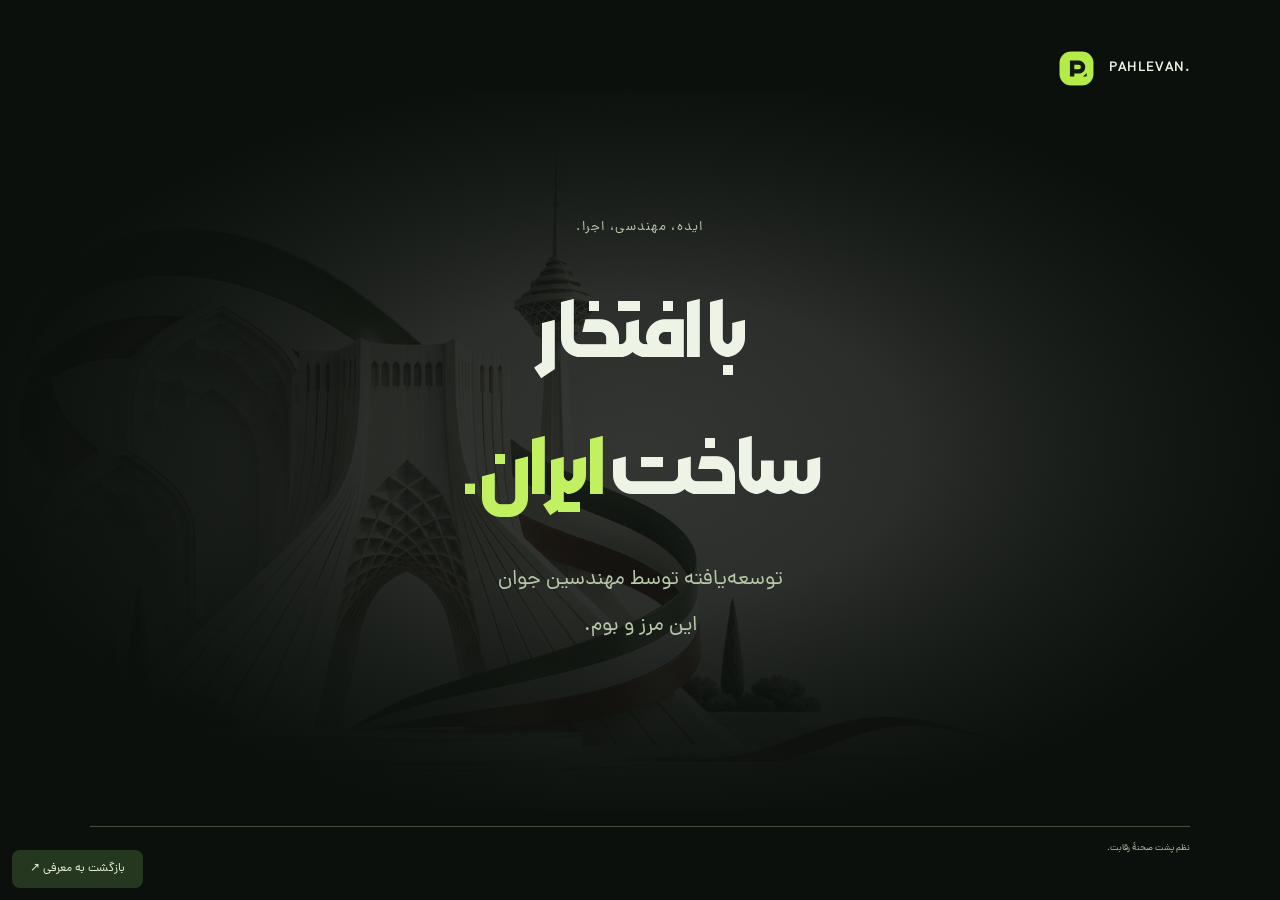
<file: pahlevan/iran-poster.html>
<!doctype html><html lang="fa" dir="rtl"><head><meta charset="utf-8"><meta name="viewport" content="width=device-width,initial-scale=1"><title>با افتخار ساخت ایران — پهلوان</title><style>
@font-face{font-family:Dana;src:url('assets/fonts/DanaFaNum-Regular.woff2');font-weight:400}@font-face{font-family:Morabba;src:url('assets/fonts/Morabba-Bold.woff2');font-weight:700}*{box-sizing:border-box}body{margin:0;background:#d9ded0;color:#26371f;font-family:Dana}.poster{position:relative;min-height:100vh;background:#f3f2eb;isolation:isolate;display:flex;align-items:center;padding:5vw 7vw}.art{position:absolute;inset:0;display:flex;align-items:center;z-index:-1}.art img{width:100%;height:auto;max-height:100%;object-fit:contain}.copy{width:50%;padding-bottom:4vh}.eyebrow{font-size:1.05vw;letter-spacing:.1vw;color:#758168}h1{font-family:Morabba;font-weight:700;font-size:6.5vw;line-height:1.65;letter-spacing:-.25vw;margin:2vw 0 1.4vw}h1 em{font-style:normal;color:#516f35}p{font-size:1.65vw;color:#758166;line-height:2.2;margin:0}.brand{position:absolute;right:7vw;top:4vw;display:flex;gap:15px;align-items:center;font-size:1vw;font-weight:800;letter-spacing:2px;direction:ltr}.brand img{width:2.7vw;height:auto}.edition{position:absolute;bottom:3.5vw;right:7vw;left:7vw;display:flex;justify-content:space-between;align-items:center;font-size:.7vw;color:#8b957f;border-top:1px solid #bdc6b0;padding-top:15px}.edition span:last-child{visibility:hidden}.tools{position:fixed;bottom:12px;left:12px;background:#26371f;color:#e9efdf;border-radius:8px;padding:10px 18px;font-size:12px;text-decoration:none}body:has(.poster:focus){outline:none}@media(max-width:700px){.poster{min-height:100svh;align-items:flex-start;padding:130px 30px 50px}.copy{width:100%}.eyebrow{font-size:11px}h1{font-size:55px;letter-spacing:-2px;margin:25px 0 10px}p{font-size:16px}.brand{top:35px;right:30px;font-size:14px}.brand img{width:38px}.art{align-items:flex-end;padding-bottom:65px}.edition{right:30px;left:30px;bottom:30px;font-size:8px}.tools{font-size:9px;bottom:5px;padding:5px 10px}}@media print{.tools{display:none}@page{size:1920px 1080px;margin:0}}
</style><link rel="stylesheet" href="pahlevan-dark.css"></head><body><main class="poster"><div class="brand"><span>PAHLEVAN.</span><img src="assets/pahlevan-mark.svg" alt="پهلوان"></div><div class="art"><img src="assets/iran-crafted-v2.png" alt="طرح هنری معماری ایران با نوار سبز، سفید و سرخ"></div><div class="copy"><span class="eyebrow">ایده، مهندسی، اجرا.</span><h1>با افتخار<br>ساخت <em>ایران.</em></h1><p>توسعه‌یافته توسط مهندسین جوان<br>این مرز و بوم.</p></div><div class="edition"><span>نظم پشت صحنهٔ رقابت.</span><span>ساخته‌شده برای مسیر قهرمانی / ۱۴۰۵</span></div></main><a class="tools" href="index.html#iran">بازگشت به معرفی ↗</a><script>if(new URLSearchParams(location.search).has('export'))document.querySelector('.tools').remove();</script></body></html>
</file>
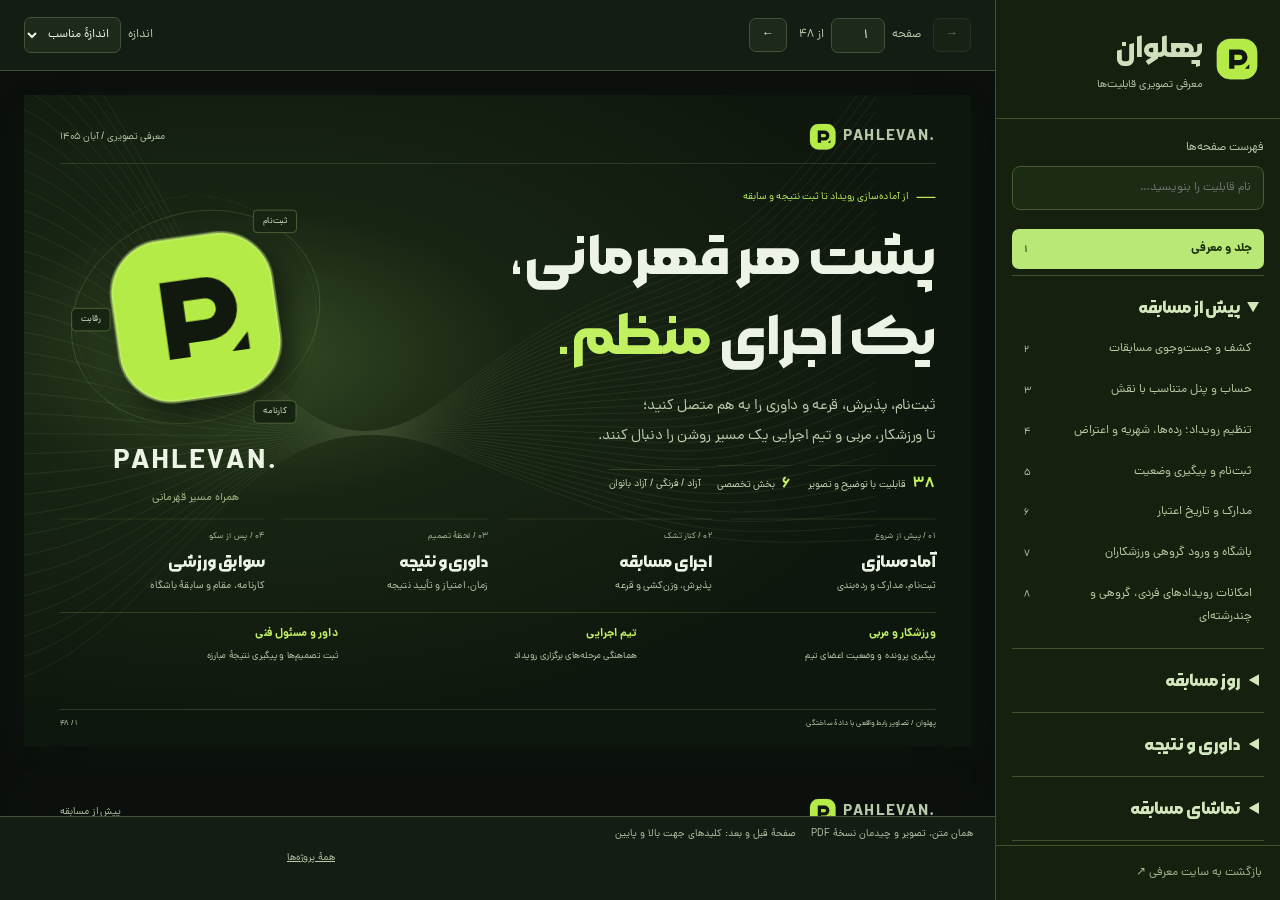
<file: pahlevan/presentation.html>
<!doctype html>
<html lang="fa" dir="rtl"><head><meta charset="utf-8"><meta name="viewport" content="width=device-width,initial-scale=1"><title>پهلوان - ارائهٔ منودار</title><style>@font-face { font-family: Dana; src: url('assets/fonts/DanaFaNum-Regular.woff2'); font-weight: 400; }
@font-face { font-family: Dana; src: url('assets/fonts/DanaFaNum-Medium.woff2'); font-weight: 500; }
@font-face { font-family: Dana; src: url('assets/fonts/dana-fanum-bold.woff2'); font-weight: 700; }
@font-face { font-family: Morabba; src: url('assets/fonts/Morabba-Bold.woff2'); font-weight: 700; }
* { box-sizing: border-box; }
html, body { margin: 0; font-family: Dana, sans-serif; direction: rtl; color: #24331c; background: #f2f3ed; }
h1, h2, p { margin: 0; }
h1, h2 { font-family: Morabba, sans-serif; font-weight: 700; }
a { color: inherit; text-decoration: none; }
.print-page { position: relative; width: 1600px; height: 1100px; padding: 48px 60px 60px; background: #f2f3ed; break-after: page; }
.print-page:last-child { break-after: auto; }
.print-header { display: flex; align-items: center; justify-content: space-between; gap: 30px; border-bottom: 1px solid #c6d0b9; padding-bottom: 22px; color: #748462; font-size: 17px; }
.wordmark { display: flex; align-items: center; gap: 12px; font-size: 26px; font-weight: 700; letter-spacing: 2px; direction: ltr; }
.wordmark img { width: 45px; height: 45px; }
.print-feature { display: grid; grid-template-columns: .77fr 1.5fr; gap: 50px; align-items: center; height: 870px; }
.print-copy small { font-size: 17px; color: #83986a; }
.print-copy h2 { font-size: 49px; line-height: 1.6; margin: 20px 0; }
.print-copy p { font-size: 23px; line-height: 2.15; color: #566a43; }
.print-link { display: inline-block; font-size: 16px; margin-top: 24px; padding-bottom: 7px; border-bottom: 1px solid #a3b58d; }
.print-shot { height: 790px; margin: 0; border: 1px solid #bdcbb0; border-radius: 16px; background: #e5eadd; padding: 12px; display: grid; grid-template-rows: 36px minmax(0, 1fr) auto; gap: 12px; }
.print-shot .shot-label { display: flex; justify-content: space-between; color: #6c8058; font-size: 14px; padding: 0 8px; }
.print-shot img { display: block; width: 100%; height: 100%; min-height: 0; object-fit: contain; }
.print-shot figcaption { font-size: 13px; color: #6d8159; line-height: 1.9; padding: 0 6px 4px; text-align: center; }
.print-shot.compact { height: auto; }
.print-shot.compact img { height: auto; }
.print-footer { position: absolute; bottom: 28px; left: 60px; right: 60px; border-top: 1px solid #c6d0b9; padding-top: 14px; display: flex; justify-content: space-between; gap: 20px; color: #7c8d68; font-size: 13px; }
.cover { color: #f3f7eb; background: radial-gradient(ellipse at 24% 40%, #45632f 0, #1c2c15 26%, #121d11 68%); isolation: isolate; }
.cover::before { position: absolute; content: ''; inset: 0; background: url('assets/pahlevan-flow.svg') left center/90% auto no-repeat; opacity: .2; z-index: -1; }
.cover .print-header, .cover .print-footer { color: #afc397; border-color: #6c82504d; }
.cover h1 { font-size: 107px; line-height: 1.5; margin-top: 135px; max-width: 955px; }
.cover h1 em { font-style: normal; color: #c1f060; }
.cover > p { color: #a8bf92; font-size: 30px; line-height: 2.15; margin-top: 28px; }
.cover-meta { display: flex; align-items: center; gap: 40px; margin-top: 65px; font-size: 19px; color: #cbddba; }
.cover-meta span { border-top: 1px solid #75945466; padding-top: 16px; }
.cover-seal { position: absolute; left: 105px; top: 280px; width: 370px; text-align: center; }
.seal-image { position: relative; height: 370px; display: grid; place-items: center; }
.seal-image::before { content: ''; position: absolute; inset: 0; border: 1px solid #8fba634d; border-radius: 50%; transform: rotate(-20deg) scaleX(1.16) scaleY(.95); }
.cover-seal img { width: 285px; height: 285px; transform: rotate(-8deg); filter: drop-shadow(18px 28px 22px #070c0599); }
.cover-seal strong { display: block; font-size: 47px; letter-spacing: 3px; direction: ltr; margin-top: 24px; }
.cover-seal small { display: block; font-size: 19px; color: #a3bc8a; margin-top: 8px; }
.roadmap h2 { font-size: 78px; margin-top: 125px; margin-bottom: 60px; }
.roadmap > p { font-size: 27px; line-height: 2.3; max-width: 1300px; margin-top: 35px; color: #536c3d; }
.roadmap > small { display: block; margin-top: 60px; color: #859774; font-size: 18px; }
.close { isolation: isolate; }
.close > img { position: absolute; left: 0; bottom: 36px; width: 100%; height: auto; z-index: -1; }
.close h2 { font-size: 100px; max-width: 730px; line-height: 1.6; margin-top: 145px; }
.close > p { font-size: 27px; color: #6c8256; margin-top: 28px; }
@page { size: 1600px 1100px; margin: 0; }
@media print { * { -webkit-print-color-adjust: exact; print-color-adjust: exact; } }

/* Cover detail is isolated from the 51 existing content pages. */
.cover .cover-story{margin-top:44px;max-width:980px}.cover-eyebrow{display:flex;align-items:center;gap:14px;font-size:17px;color:#c1f060}.cover-eyebrow:before{content:'';width:32px;height:2px;background:#c1f060}
.cover .cover-story h1{font-size:96px;line-height:1.4;margin-top:22px}.cover .cover-story>p{font-size:25px;line-height:2.05;color:#bdcdae;margin-top:24px}.cover .cover-meta{gap:28px;margin-top:22px;font-size:17px}.cover .cover-meta span{padding-top:12px}.cover-meta b{font-size:26px;color:#c1f060;margin-inline-end:6px}
.cover .cover-seal{top:190px;left:105px}.cover .seal-image:after{content:'';position:absolute;inset:-20px;border:1px dashed #8fba6338;border-radius:50%;pointer-events:none}.seal-tag{position:absolute;padding:7px 15px;border:1px solid #68864c;background:#172412;border-radius:7px;color:#d7e5ca;font-size:15px;z-index:1}.tag-entry{top:4px;right:14px}.tag-match{top:170px;left:-25px}.tag-record{bottom:5px;right:15px}
.cover-journey{display:grid;grid-template-columns:repeat(4,minmax(0,1fr));gap:32px;margin-top:38px}.cover-journey article{border-top:1px solid #75945466;padding-top:17px}.cover-journey article>span{font-size:14px;color:#adbf9c}.cover-journey h3{font-family:Morabba,sans-serif;font-size:29px;margin:12px 0 8px}.cover-journey p{font-size:17px;line-height:1.8;color:#bdcdae}
.cover-audiences{display:grid;grid-template-columns:repeat(3,minmax(0,1fr));gap:34px;margin-top:28px;border-top:1px solid #75945466;padding-top:20px}.cover-audiences article>span{font-size:19px;color:#c1f060;font-weight:700}.cover-audiences p{font-size:16px;color:#bdcdae;line-height:1.9;margin-top:8px}
</style><link rel="stylesheet" href="pahlevan-dark.css"><link rel="stylesheet" href="pahlevan-reader.css"><script src="pahlevan-reader.js" defer></script><link rel="stylesheet" href="pahlevan-dark.css"></head><body class="reader"><aside class="reader-sidebar"><a class="reader-brand" href="index.html"><img src="assets/pahlevan-mark.svg" alt="" width="42" height="42"><span>پهلوان<small>معرفی تصویری قابلیت‌ها</small></span></a><div class="reader-sidebar-content"><label class="reader-search"><span>فهرست صفحه‌ها</span><input type="search" data-reader-search aria-label="جست‌وجو در فهرست فهرست صفحه‌ها" placeholder="نام قابلیت را بنویسید…"></label><nav aria-label="فهرست صفحه‌ها"><a href="#page-1" data-reader-link data-page="1" data-search="جلد و معرفی"><span>جلد و معرفی</span><small>۱</small></a><details open><summary>پیش از مسابقه</summary><div><a href="#page-2" data-reader-link data-page="2" data-search="کشف و جست‌وجوی مسابقات"><span>کشف و جست‌وجوی مسابقات</span><small>۲</small></a><a href="#page-3" data-reader-link data-page="3" data-search="حساب و پنل متناسب با نقش"><span>حساب و پنل متناسب با نقش</span><small>۳</small></a><a href="#page-4" data-reader-link data-page="4" data-search="تنظیم رویداد؛ رده‌ها، شهریه و اعتراض"><span>تنظیم رویداد؛ رده‌ها، شهریه و اعتراض</span><small>۴</small></a><a href="#page-5" data-reader-link data-page="5" data-search="ثبت‌نام و پیگیری وضعیت"><span>ثبت‌نام و پیگیری وضعیت</span><small>۵</small></a><a href="#page-6" data-reader-link data-page="6" data-search="مدارک و تاریخ اعتبار"><span>مدارک و تاریخ اعتبار</span><small>۶</small></a><a href="#page-7" data-reader-link data-page="7" data-search="باشگاه و ورود گروهی ورزشکاران"><span>باشگاه و ورود گروهی ورزشکاران</span><small>۷</small></a><a href="#page-8" data-reader-link data-page="8" data-search="امکانات رویدادهای فردی، گروهی و چندرشته‌ای"><span>امکانات رویدادهای فردی، گروهی و چندرشته‌ای</span><small>۸</small></a></div></details><details><summary>روز مسابقه</summary><div><a href="#page-9" data-reader-link data-page="9" data-search="پذیرش و کارت حضور"><span>پذیرش و کارت حضور</span><small>۹</small></a><a href="#page-10" data-reader-link data-page="10" data-search="پذیرش پزشکی و نوبت‌های رسمی کشتی"><span>پذیرش پزشکی و نوبت‌های رسمی کشتی</span><small>۱۰</small></a><a href="#page-11" data-reader-link data-page="11" data-search="وزن‌کشی، سابقه و رسید توزین"><span>وزن‌کشی، سابقه و رسید توزین</span><small>۱۱</small></a><a href="#page-12" data-reader-link data-page="12" data-search="فرمت، سیدبندی و انتشار قرعه"><span>فرمت، سیدبندی و انتشار قرعه</span><small>۱۲</small></a><a href="#page-13" data-reader-link data-page="13" data-search="براکت زنده و مسیر ورزشکار"><span>براکت زنده و مسیر ورزشکار</span><small>۱۳</small></a><a href="#page-14" data-reader-link data-page="14" data-search="برنامه‌ریزی چند تشک"><span>برنامه‌ریزی چند تشک</span><small>۱۴</small></a><a href="#page-15" data-reader-link data-page="15" data-search="عوامل و مسئولیت‌های مشخص"><span>عوامل و مسئولیت‌های مشخص</span><small>۱۵</small></a><a href="#page-16" data-reader-link data-page="16" data-search="مجوز ورود به نواحی سالن"><span>مجوز ورود به نواحی سالن</span><small>۱۶</small></a></div></details><details><summary>داوری و نتیجه</summary><div><a href="#page-17" data-reader-link data-page="17" data-search="میز داوری؛ امتیاز، ساعت و چالش"><span>میز داوری؛ امتیاز، ساعت و چالش</span><small>۱۷</small></a><a href="#page-18" data-reader-link data-page="18" data-search="مسئولیت داور و تأیید نتیجه"><span>مسئولیت داور و تأیید نتیجه</span><small>۱۸</small></a><a href="#page-19" data-reader-link data-page="19" data-search="نتیجهٔ رسمی و اصلاح مستند"><span>نتیجهٔ رسمی و اصلاح مستند</span><small>۱۹</small></a></div></details><details><summary>تماشای مسابقه</summary><div><a href="#page-20" data-reader-link data-page="20" data-search="پخش زندهٔ رویداد"><span>پخش زندهٔ رویداد</span><small>۲۰</small></a><a href="#page-21" data-reader-link data-page="21" data-search="منابع و آرشیو ویدئو"><span>منابع و آرشیو ویدئو</span><small>۲۱</small></a><a href="#page-22" data-reader-link data-page="22" data-search="اسکوربورد و نمایشگر سالن"><span>اسکوربورد و نمایشگر سالن</span><small>۲۲</small></a><a href="#page-23" data-reader-link data-page="23" data-search="کنترل سالن، فراخوان و مراسم"><span>کنترل سالن، فراخوان و مراسم</span><small>۲۳</small></a><a href="#page-24" data-reader-link data-page="24" data-search="گزارش، خروجی و گواهی PDF"><span>گزارش، خروجی و گواهی PDF</span><small>۲۴</small></a></div></details><details><summary>مدیریت ورزش</summary><div><a href="#page-25" data-reader-link data-page="25" data-search="ساختار سازمانی و اختیارها"><span>ساختار سازمانی و اختیارها</span><small>۲۵</small></a><a href="#page-26" data-reader-link data-page="26" data-search="عضویت و دفتر مالی سازمان"><span>عضویت و دفتر مالی سازمان</span><small>۲۶</small></a><a href="#page-27" data-reader-link data-page="27" data-search="پروندهٔ مدارک و استعلام"><span>پروندهٔ مدارک و استعلام</span><small>۲۷</small></a><a href="#page-28" data-reader-link data-page="28" data-search="پروندهٔ محرومیت و مجوز رویداد"><span>پروندهٔ محرومیت و مجوز رویداد</span><small>۲۸</small></a><a href="#page-29" data-reader-link data-page="29" data-search="فصل و امتیاز رتبه‌بندی"><span>فصل و امتیاز رتبه‌بندی</span><small>۲۹</small></a><a href="#page-30" data-reader-link data-page="30" data-search="چرخهٔ انتخابی و قواعد مستند رتبه‌بندی"><span>چرخهٔ انتخابی و قواعد مستند رتبه‌بندی</span><small>۳۰</small></a><a href="#page-31" data-reader-link data-page="31" data-search="پنل مربی و وضعیت شاگردان"><span>پنل مربی و وضعیت شاگردان</span><small>۳۱</small></a><a href="#page-32" data-reader-link data-page="32" data-search="میز کار برگزارکننده"><span>میز کار برگزارکننده</span><small>۳۲</small></a><a href="#page-33" data-reader-link data-page="33" data-search="مصاف تیمی ده‌وزنی و لیگ دوره‌ای"><span>مصاف تیمی ده‌وزنی و لیگ دوره‌ای</span><small>۳۳</small></a></div></details><details><summary>سابقه و اعتماد</summary><div><a href="#page-34" data-reader-link data-page="34" data-search="کارنامهٔ چندسالهٔ ورزشکار"><span>کارنامهٔ چندسالهٔ ورزشکار</span><small>۳۴</small></a><a href="#page-35" data-reader-link data-page="35" data-search="کارنامه و مدال‌های باشگاه"><span>کارنامه و مدال‌های باشگاه</span><small>۳۵</small></a><a href="#page-36" data-reader-link data-page="36" data-search="پنل شخصی ورزشکار"><span>پنل شخصی ورزشکار</span><small>۳۶</small></a><a href="#page-37" data-reader-link data-page="37" data-search="مدیریت حساب‌ها و درخواست‌ها"><span>مدیریت حساب‌ها و درخواست‌ها</span><small>۳۷</small></a><a href="#page-38" data-reader-link data-page="38" data-search="حریم خصوصی و رضایت انتشار"><span>حریم خصوصی و رضایت انتشار</span><small>۳۸</small></a><a href="#page-39" data-reader-link data-page="39" data-search="پشتیبانی و اعلان‌ها"><span>پشتیبانی و اعلان‌ها</span><small>۳۹</small></a></div></details><a href="#page-40" data-reader-link data-page="40" data-search="نسخهٔ بعد"><span>نسخهٔ بعد</span><small>۴۰</small></a><a href="#page-41" data-reader-link data-page="41" data-search="یک بستر برای رشته‌های ورزشی"><span>یک بستر برای رشته‌های ورزشی</span><small>۴۱</small></a><a href="#page-42" data-reader-link data-page="42" data-search="آفلاین، برای عملیات پشتیبانی‌شده"><span>آفلاین، برای عملیات پشتیبانی‌شده</span><small>۴۲</small></a><a href="#page-43" data-reader-link data-page="43" data-search="مزیت‌های پهلوان در برابر گزینه‌های داخلی و خارجی"><span>مزیت‌های پهلوان در برابر گزینه‌های داخلی و خارجی</span><small>۴۳</small></a><a href="#page-44" data-reader-link data-page="44" data-search="نسخهٔ دمو و حساب‌های ورود"><span>نسخهٔ دمو و حساب‌های ورود</span><small>۴۴</small></a><a href="#page-45" data-reader-link data-page="45" data-search="ارتباط با توسعه‌دهنده"><span>ارتباط با توسعه‌دهنده</span><small>۴۵</small></a><a href="#page-46" data-reader-link data-page="46" data-search="پشتیبانی و شفافیت / ۱"><span>پشتیبانی و شفافیت / ۱</span><small>۴۶</small></a><a href="#page-47" data-reader-link data-page="47" data-search="پشتیبانی و شفافیت / ۲"><span>پشتیبانی و شفافیت / ۲</span><small>۴۷</small></a><a href="#page-48" data-reader-link data-page="48" data-search="ساخت ایران"><span>ساخت ایران</span><small>۴۸</small></a></nav><p class="reader-no-results" role="status" hidden>بخشی با این عبارت پیدا نشد.</p></div><a class="reader-website" href="index.html">بازگشت به سایت معرفی ↗</a></aside><div class="reader-main"><header class="reader-toolbar"><div class="reader-navigation"><button id="reader-menu-open" type="button" aria-label="بازکردن فهرست صفحه‌ها">☰ فهرست</button><button id="reader-previous" type="button" aria-label="صفحهٔ قبل">→</button><label class="page-number-label">صفحه <input id="reader-page-number" type="number" min="1" max="48" value="1" aria-label="شمارهٔ صفحه"> از ۴۸</label><button id="reader-next" type="button" aria-label="صفحهٔ بعد">←</button></div><div class="reader-tools"><label>اندازه <select id="reader-zoom" aria-label="بزرگ‌نمایی صفحه"><option value="fit">اندازهٔ مناسب</option><option value="1">۱۰۰٪</option><option value="1.25">۱۲۵٪</option><option value="1.5">۱۵۰٪</option><option value="2">۲۰۰٪</option></select></label></div></header><main class="reader-scroll" tabindex="0" aria-label="صفحه‌های معرفی؛ برای مطالعه پیمایش کنید"><div class="reader-page-wrap"><section class="print-page cover" id="page-1"><div class="print-header"><span class="wordmark"><img src="assets/pahlevan-mark.svg" alt="">PAHLEVAN.</span><span>معرفی تصویری / آبان ۱۴۰۵</span></div><div class="cover-seal"><div class="seal-image"><img src="assets/pahlevan-mark.svg" alt="نشان بزرگ پهلوان"><span class="seal-tag tag-entry" aria-hidden="true">ثبت‌نام</span><span class="seal-tag tag-match" aria-hidden="true">رقابت</span><span class="seal-tag tag-record" aria-hidden="true">کارنامه</span></div><strong>PAHLEVAN.</strong><small>همراه مسیر قهرمانی</small></div><div class="cover-story"><span class="cover-eyebrow">از آماده‌سازی رویداد تا ثبت نتیجه و سابقه</span><h1>پشت هر قهرمانی،<br>یک اجرای <em>منظم.</em></h1><p>ثبت‌نام، پذیرش، قرعه و داوری را به هم متصل کنید؛<br>تا ورزشکار، مربی و تیم اجرایی یک مسیر روشن را دنبال کنند.</p><div class="cover-meta"><span><b>۳۸</b> قابلیت با توضیح و تصویر</span><span><b>۶</b> بخش تخصصی</span><span>آزاد / فرنگی / آزاد بانوان</span></div></div><div class="cover-journey"><article><span>۰۱ / پیش از شروع</span><h3>آماده‌سازی</h3><p>ثبت‌نام، مدارک و رده‌بندی</p></article><article><span>۰۲ / کنار تشک</span><h3>اجرای مسابقه</h3><p>پذیرش، وزن‌کشی و قرعه</p></article><article><span>۰۳ / لحظهٔ تصمیم</span><h3>داوری و نتیجه</h3><p>زمان، امتیاز و تأیید نتیجه</p></article><article><span>۰۴ / پس از سکو</span><h3>سوابق ورزشی</h3><p>کارنامه، مقام و سابقهٔ باشگاه</p></article></div><div class="cover-audiences"><article><span>ورزشکار و مربی</span><p>پیگیری پرونده و وضعیت اعضای تیم</p></article><article><span>تیم اجرایی</span><p>هماهنگی مرحله‌های برگزاری رویداد</p></article><article><span>داور و مسئول فنی</span><p>ثبت تصمیم‌ها و پیگیری نتیجهٔ مبارزه</p></article></div><div class="print-footer"><span>پهلوان / تصاویر رابط واقعی با دادهٔ ساختگی</span><span>۱ / ۴۸</span></div></section></div><div class="reader-page-wrap"><section class="print-page" id="page-2"><div class="print-header"><span class="wordmark"><img src="assets/pahlevan-mark.svg" alt="">PAHLEVAN.</span><span>پیش از مسابقه</span></div><div class="print-feature"><div class="print-copy"><small>قابلیت ۱</small><h2>کشف و جست‌وجوی مسابقات</h2><p>ورزشکار رویدادها را با جست‌وجو و فیلتر پیدا می‌کند و وضعیت ثبت‌نام را می‌بیند. تاریخ شمسی و اطلاعات محل برگزاری، تصمیم برای حضور را ساده‌تر می‌کنند.</p><a class="print-link" href="screenshots/02-competitions-full.png">تصویر تمام صفحه در پوشهٔ همراه ↗</a></div><figure class="print-shot"><div class="shot-label"><span>پهلوان / نمای خوانا از قاب مرورگر</span><span>● ● ●</span></div><img class="" src="screen-previews/02-competitions.png" alt="نمای خوانا: کشف و جست‌وجوی مسابقات" width="2732" height="1840" loading="lazy" decoding="async"><figcaption>فهرست عمومی مسابقات | قاب خوانا؛ تمام محتوای صفحه در اصلِ همراه موجود است.</figcaption></figure></div><div class="print-footer"><span>پهلوان / تصاویر رابط واقعی با دادهٔ ساختگی</span><span>۲ / ۴۸</span></div></section></div><div class="reader-page-wrap"><section class="print-page" id="page-3"><div class="print-header"><span class="wordmark"><img src="assets/pahlevan-mark.svg" alt="">PAHLEVAN.</span><span>پیش از مسابقه</span></div><div class="print-feature"><div class="print-copy"><small>قابلیت ۲</small><h2>حساب و پنل متناسب با نقش</h2><p>ورزشکار، مربی، برگزارکننده و عامل اجرایی، مسیر کاری متناسب با مسئولیت خود دارند. ثبت‌نام حساب و تکمیل پرونده از یک نقطه آغاز می‌شود.</p><a class="print-link" href="screenshots/03-registration-full.png">تصویر تمام صفحه در پوشهٔ همراه ↗</a></div><figure class="print-shot"><div class="shot-label"><span>پهلوان / نمای خوانا از قاب مرورگر</span><span>● ● ●</span></div><img class="" src="screen-previews/03-registration.png" alt="نمای خوانا: حساب و پنل متناسب با نقش" width="2732" height="1840" loading="lazy" decoding="async"><figcaption>فرم واقعی ایجاد حساب | قاب خوانا؛ تمام محتوای صفحه در اصلِ همراه موجود است.</figcaption></figure></div><div class="print-footer"><span>پهلوان / تصاویر رابط واقعی با دادهٔ ساختگی</span><span>۳ / ۴۸</span></div></section></div><div class="reader-page-wrap"><section class="print-page" id="page-4"><div class="print-header"><span class="wordmark"><img src="assets/pahlevan-mark.svg" alt="">PAHLEVAN.</span><span>پیش از مسابقه</span></div><div class="print-feature"><div class="print-copy"><small>قابلیت ۳</small><h2>تنظیم رویداد؛ رده‌ها، شهریه و اعتراض</h2><p>برگزارکننده سبک آزاد، فرنگی یا آزاد بانوان، ردهٔ سنی و وزن‌ها را مشخص می‌کند. مبلغ ثبت‌نام و تخفیف کنار پرونده قرار می‌گیرند و تلاش پرداخت، مغایرت و بازپرداخت مسیر ثبت‌شده دارند. مهلت و شرایط اعتراض نیز برای همان رویداد تعیین می‌شوند تا ثبت‌کننده و مسئول رسیدگی، وضعیت و پاسخ را پیگیری کنند.</p><a class="print-link" href="screenshots/26-event-settings-full.png">تصویر تمام صفحه در پوشهٔ همراه ↗</a></div><figure class="print-shot"><div class="shot-label"><span>پهلوان / نمای خوانا از قاب مرورگر</span><span>● ● ●</span></div><img class="" src="screen-previews/26-event-settings.png" alt="نمای خوانا: تنظیم رویداد؛ رده‌ها، شهریه و اعتراض" width="2732" height="1840" loading="lazy" decoding="async"><figcaption>تنظیمات واقعی رویداد؛ نمای مرتبط با پرداخت و اعتراض، بدون تراکنش واقعی | قاب خوانا؛ تمام محتوای صفحه در اصلِ همراه موجود است.</figcaption></figure></div><div class="print-footer"><span>پهلوان / تصاویر رابط واقعی با دادهٔ ساختگی</span><span>۴ / ۴۸</span></div></section></div><div class="reader-page-wrap"><section class="print-page" id="page-5"><div class="print-header"><span class="wordmark"><img src="assets/pahlevan-mark.svg" alt="">PAHLEVAN.</span><span>پیش از مسابقه</span></div><div class="print-feature"><div class="print-copy"><small>قابلیت ۴</small><h2>ثبت‌نام و پیگیری وضعیت</h2><p>ورزشکار ردهٔ مجاز را انتخاب می‌کند و وضعیت درخواست خود را در پنل می‌بیند. ظرفیت، فهرست انتظار و انصراف، در گردش ثبت‌نام مدیریت می‌شوند.</p><a class="print-link" href="screenshots/24-event-registration-full.png">تصویر تمام صفحه در پوشهٔ همراه ↗</a></div><figure class="print-shot"><div class="shot-label"><span>پهلوان / نمای خوانا از قاب مرورگر</span><span>● ● ●</span></div><img class="" src="screen-previews/24-event-registration.png" alt="نمای خوانا: ثبت‌نام و پیگیری وضعیت" width="2732" height="1840" loading="lazy" decoding="async"><figcaption>ثبت‌نام رویداد از حساب ورزشکار بانوان | قاب خوانا؛ تمام محتوای صفحه در اصلِ همراه موجود است.</figcaption></figure></div><div class="print-footer"><span>پهلوان / تصاویر رابط واقعی با دادهٔ ساختگی</span><span>۵ / ۴۸</span></div></section></div><div class="reader-page-wrap"><section class="print-page" id="page-6"><div class="print-header"><span class="wordmark"><img src="assets/pahlevan-mark.svg" alt="">PAHLEVAN.</span><span>پیش از مسابقه</span></div><div class="print-feature"><div class="print-copy"><small>قابلیت ۵</small><h2>مدارک و تاریخ اعتبار</h2><p>مدارک لازم برای هر رویداد تعیین می‌شوند و ورزشکار فایل‌های پرونده را بارگذاری می‌کند. مسئول بررسی می‌تواند تأیید یا رد مدرک و نیاز به اصلاح را ثبت کند.</p><a class="print-link" href="screenshots/39-documents-full.png">تصویر تمام صفحه در پوشهٔ همراه ↗</a></div><figure class="print-shot"><div class="shot-label"><span>پهلوان / نمای خوانا از قاب مرورگر</span><span>● ● ●</span></div><img class="" src="screen-previews/39-documents.png" alt="نمای خوانا: مدارک و تاریخ اعتبار" width="2732" height="1840" loading="lazy" decoding="async"><figcaption>صفحهٔ واقعی مدارک ورزشکار؛ پیش از بارگذاری فایل | قاب خوانا؛ تمام محتوای صفحه در اصلِ همراه موجود است.</figcaption></figure></div><div class="print-footer"><span>پهلوان / تصاویر رابط واقعی با دادهٔ ساختگی</span><span>۶ / ۴۸</span></div></section></div><div class="reader-page-wrap"><section class="print-page" id="page-7"><div class="print-header"><span class="wordmark"><img src="assets/pahlevan-mark.svg" alt="">PAHLEVAN.</span><span>پیش از مسابقه</span></div><div class="print-feature"><div class="print-copy"><small>قابلیت ۶</small><h2>باشگاه و ورود گروهی ورزشکاران</h2><p>مربی فهرست ورزشکاران باشگاه را یکجا مدیریت می‌کند. ورود از Excel یا CSV، ثبت گروهی و کنترل رده‌ها، کار تکراری پیش از مسابقه را کاهش می‌دهند.</p><a class="print-link" href="screenshots/22-club-full.png">تصویر تمام صفحه در پوشهٔ همراه ↗</a></div><figure class="print-shot"><div class="shot-label"><span>پهلوان / نمای خوانا از قاب مرورگر</span><span>● ● ●</span></div><img class="" src="screen-previews/22-club.png" alt="نمای خوانا: باشگاه و ورود گروهی ورزشکاران" width="2732" height="1840" loading="lazy" decoding="async"><figcaption>باشگاه و فهرست ورزشکاران مرتبط | قاب خوانا؛ تمام محتوای صفحه در اصلِ همراه موجود است.</figcaption></figure></div><div class="print-footer"><span>پهلوان / تصاویر رابط واقعی با دادهٔ ساختگی</span><span>۷ / ۴۸</span></div></section></div><div class="reader-page-wrap"><section class="print-page" id="page-8"><div class="print-header"><span class="wordmark"><img src="assets/pahlevan-mark.svg" alt="">PAHLEVAN.</span><span>پیش از مسابقه</span></div><div class="print-feature"><div class="print-copy"><small>قابلیت ۷</small><h2>امکانات رویدادهای فردی، گروهی و چندرشته‌ای</h2><p>برگزارکننده امکانات موردنیاز، از ثبت‌نام و پذیرش تا داوری و گزارش، را برای هر رویداد انتخاب می‌کند. رویدادهای فردی، گروهی و چندرشته‌ای به تنظیمات و قواعد متناسب خود وابسته‌اند و تیم اجرایی ابزارهای همان مسابقه را می‌بیند؛ این تنظیمات جایگزین قواعد اختصاصی مصاف تیمی کشتی نیستند.</p><a class="print-link" href="screenshots/31-features-full.png">تصویر تمام صفحه در پوشهٔ همراه ↗</a></div><figure class="print-shot"><div class="shot-label"><span>پهلوان / نمای خوانا از قاب مرورگر</span><span>● ● ●</span></div><img class="" src="screen-previews/31-features.png" alt="نمای خوانا: امکانات رویدادهای فردی، گروهی و چندرشته‌ای" width="2732" height="1840" loading="lazy" decoding="async"><figcaption>صفحهٔ امکانات رویداد؛ انتخاب قابلیت‌ها و تنظیمات برگزاری | قاب خوانا؛ تمام محتوای صفحه در اصلِ همراه موجود است.</figcaption></figure></div><div class="print-footer"><span>پهلوان / تصاویر رابط واقعی با دادهٔ ساختگی</span><span>۸ / ۴۸</span></div></section></div><div class="reader-page-wrap"><section class="print-page" id="page-9"><div class="print-header"><span class="wordmark"><img src="assets/pahlevan-mark.svg" alt="">PAHLEVAN.</span><span>روز مسابقه</span></div><div class="print-feature"><div class="print-copy"><small>قابلیت ۸</small><h2>پذیرش و کارت حضور</h2><p>عوامل، ثبت‌نام و مدارک را در صف پذیرش بررسی می‌کنند و حضور ورزشکار را ثبت می‌کنند. پذیرش گروهی و اسکن QR کارت، رسیدگی به صف را سریع‌تر می‌کنند.</p><a class="print-link" href="screenshots/14-admission-full.png">تصویر تمام صفحه در پوشهٔ همراه ↗</a></div><figure class="print-shot"><div class="shot-label"><span>پهلوان / نمای خوانا از قاب مرورگر</span><span>● ● ●</span></div><img class="" src="screen-previews/14-admission.png" alt="نمای خوانا: پذیرش و کارت حضور" width="2732" height="1840" loading="lazy" decoding="async"><figcaption>مرکز عملیات و وضعیت پذیرش | قاب خوانا؛ تمام محتوای صفحه در اصلِ همراه موجود است.</figcaption></figure></div><div class="print-footer"><span>پهلوان / تصاویر رابط واقعی با دادهٔ ساختگی</span><span>۹ / ۴۸</span></div></section></div><div class="reader-page-wrap"><section class="print-page" id="page-10"><div class="print-header"><span class="wordmark"><img src="assets/pahlevan-mark.svg" alt="">PAHLEVAN.</span><span>روز مسابقه</span></div><div class="print-feature"><div class="print-copy"><small>قابلیت ۹</small><h2>پذیرش پزشکی و نوبت‌های رسمی کشتی</h2><p>پروتکل پذیرش، نوبت روز اول و دوم، بررسی مدارک و مجوز پزشک منصوب را به حضور در مسابقه متصل می‌کند. ابلاغ نمونه‌گیری خصوصی است و اطلاعات بالینی در صفحهٔ عمومی ثبت نمی‌شوند.</p><a class="print-link" href="screenshots/47-medical-full.png">تصویر تمام صفحه در پوشهٔ همراه ↗</a></div><figure class="print-shot"><div class="shot-label"><span>پهلوان / نمای خوانا از قاب مرورگر</span><span>● ● ●</span></div><img class="" src="screen-previews/47-medical.png" alt="نمای خوانا: پذیرش پزشکی و نوبت‌های رسمی کشتی" width="2732" height="1840" loading="lazy" decoding="async"><figcaption>صفحهٔ واقعی پذیرش کشتی با پزشک و مدارک ساختگی؛ اتصال پزشکی یا دوپینگ واقعی نیست | قاب خوانا؛ تمام محتوای صفحه در اصلِ همراه موجود است.</figcaption></figure></div><div class="print-footer"><span>پهلوان / تصاویر رابط واقعی با دادهٔ ساختگی</span><span>۱۰ / ۴۸</span></div></section></div><div class="reader-page-wrap"><section class="print-page" id="page-11"><div class="print-header"><span class="wordmark"><img src="assets/pahlevan-mark.svg" alt="">PAHLEVAN.</span><span>روز مسابقه</span></div><div class="print-feature"><div class="print-copy"><small>قابلیت ۱۰</small><h2>وزن‌کشی، سابقه و رسید توزین</h2><p>نوبت، وزن ثبت‌شده، نتیجهٔ توزین و عامل ثبت‌کننده در پروندهٔ ورزشکار نگه‌داری می‌شوند. گردش ورود دستی و خواندن ترازوهای پشتیبانی‌شدهٔ A&amp;D همراه بارکدخوان وجود دارد. تلاش‌های توزین قابل پیگیری‌اند، رسید صادر می‌شود و سابقه به تصمیم پذیرش و ورود به قرعه متصل می‌ماند.</p><a class="print-link" href="screenshots/13-weigh-in-full.png">تصویر تمام صفحه در پوشهٔ همراه ↗</a></div><figure class="print-shot"><div class="shot-label"><span>پهلوان / نمای خوانا از قاب مرورگر</span><span>● ● ●</span></div><img class="" src="screen-previews/13-weigh-in.png" alt="نمای خوانا: وزن‌کشی، سابقه و رسید توزین" width="2732" height="1840" loading="lazy" decoding="async"><figcaption>ایستگاه و دفتر توزین با وزن‌های دستی؛ پذیرش دستگاه واقعی جداست | قاب خوانا؛ تمام محتوای صفحه در اصلِ همراه موجود است.</figcaption></figure></div><div class="print-footer"><span>پهلوان / تصاویر رابط واقعی با دادهٔ ساختگی</span><span>۱۱ / ۴۸</span></div></section></div><div class="reader-page-wrap"><section class="print-page" id="page-12"><div class="print-header"><span class="wordmark"><img src="assets/pahlevan-mark.svg" alt="">PAHLEVAN.</span><span>روز مسابقه</span></div><div class="print-feature"><div class="print-copy"><small>قابلیت ۱۱</small><h2>فرمت، سیدبندی و انتشار قرعه</h2><p>قالب تک‌حذفی، دوحذفی، دوره‌ای یا شانس مجدد متناسب با رویداد انتخاب می‌شود؛ در کشتی مسیر دوره‌ای یا حذفی با شانس مجدد و برنز مشخص است. مبنای سید از قرعهٔ تصادفی جداست. سیدها، جداسازی هم‌باشگاهی‌ها و استراحت‌ها پیش از تأیید بازبینی می‌شوند؛ نسخه‌ها محفوظ‌اند و پس از انتشار، ورزشکار، مربی و عوامل به جدول و خروجی آن دسترسی دارند.</p><a class="print-link" href="screenshots/15-draw-full.png">تصویر تمام صفحه در پوشهٔ همراه ↗</a></div><figure class="print-shot"><div class="shot-label"><span>پهلوان / نمای خوانا از قاب مرورگر</span><span>● ● ●</span></div><img class="" src="screen-previews/15-draw.png" alt="نمای خوانا: فرمت، سیدبندی و انتشار قرعه" width="2732" height="1840" loading="lazy" decoding="async"><figcaption>مدیریت قرعه؛ قالب، بازبینی سیدها، تأیید، نسخه‌ها و انتشار | قاب خوانا؛ تمام محتوای صفحه در اصلِ همراه موجود است.</figcaption></figure></div><div class="print-footer"><span>پهلوان / تصاویر رابط واقعی با دادهٔ ساختگی</span><span>۱۲ / ۴۸</span></div></section></div><div class="reader-page-wrap"><section class="print-page" id="page-13"><div class="print-header"><span class="wordmark"><img src="assets/pahlevan-mark.svg" alt="">PAHLEVAN.</span><span>روز مسابقه</span></div><div class="print-feature"><div class="print-copy"><small>قابلیت ۱۲</small><h2>براکت زنده و مسیر ورزشکار</h2><p>خطوط جدول، صعود برنده و انتقال بازنده را نشان می‌دهند؛ جست‌وجو، فیلتر و بزرگ‌نمایی هم در دسترس‌اند. تصویر این سند، همهٔ ردیف‌ها تا شانس مجدد، برنز و فینال را در بر می‌گیرد.</p><a class="print-link" href="screenshots/04-bracket-canvas-full.png">تصویر تمام صفحه در پوشهٔ همراه ↗</a></div><figure class="print-shot"><div class="shot-label"><span>پهلوان / گراف کامل</span><span>● ● ●</span></div><img class="" src="screenshots/04-bracket-canvas-full.png" alt="برداشت کامل گراف واقعی؛ ۱۳ مبارزه و ۸ اتصال حفظ شده‌اند" width="2848" height="4610" loading="lazy" decoding="async"><figcaption>برداشت کامل گراف واقعی؛ ۱۳ مبارزه و ۸ اتصال حفظ شده‌اند</figcaption></figure></div><div class="print-footer"><span>پهلوان / تصاویر رابط واقعی با دادهٔ ساختگی</span><span>۱۳ / ۴۸</span></div></section></div><div class="reader-page-wrap"><section class="print-page" id="page-14"><div class="print-header"><span class="wordmark"><img src="assets/pahlevan-mark.svg" alt="">PAHLEVAN.</span><span>روز مسابقه</span></div><div class="print-feature"><div class="print-copy"><small>قابلیت ۱۳</small><h2>برنامه‌ریزی چند تشک</h2><p>مبارزه‌ها میان تشک‌ها و زمان‌های اجرا برنامه‌ریزی می‌شوند و تداخل‌ها کنترل می‌شوند. برنامهٔ عمومی، نوبت بعدی و تغییرات اجرا را در اختیار مخاطبان قرار می‌دهد.</p><a class="print-link" href="screenshots/27-planning-full.png">تصویر تمام صفحه در پوشهٔ همراه ↗</a></div><figure class="print-shot"><div class="shot-label"><span>پهلوان / نمای خوانا از قاب مرورگر</span><span>● ● ●</span></div><img class="" src="screen-previews/27-planning.png" alt="نمای خوانا: برنامه‌ریزی چند تشک" width="2732" height="1840" loading="lazy" decoding="async"><figcaption>صفحهٔ واقعی برنامه‌ریزی مسابقه | قاب خوانا؛ تمام محتوای صفحه در اصلِ همراه موجود است.</figcaption></figure></div><div class="print-footer"><span>پهلوان / تصاویر رابط واقعی با دادهٔ ساختگی</span><span>۱۴ / ۴۸</span></div></section></div><div class="reader-page-wrap"><section class="print-page" id="page-15"><div class="print-header"><span class="wordmark"><img src="assets/pahlevan-mark.svg" alt="">PAHLEVAN.</span><span>روز مسابقه</span></div><div class="print-feature"><div class="print-copy"><small>قابلیت ۱۴</small><h2>عوامل و مسئولیت‌های مشخص</h2><p>برگزارکننده عوامل اجرایی و داوران را به رویداد اختصاص می‌دهد. مسئولیت و دسترسی هر فرد در همان مسابقه مشخص می‌شود تا کارها قابل پیگیری باشند.</p><a class="print-link" href="screenshots/28-staff-full.png">تصویر تمام صفحه در پوشهٔ همراه ↗</a></div><figure class="print-shot"><div class="shot-label"><span>پهلوان / نمای خوانا از قاب مرورگر</span><span>● ● ●</span></div><img class="" src="screen-previews/28-staff.png" alt="نمای خوانا: عوامل و مسئولیت‌های مشخص" width="2732" height="1840" loading="lazy" decoding="async"><figcaption>فهرست واقعی عوامل رویداد ساختگی مهرگان | قاب خوانا؛ تمام محتوای صفحه در اصلِ همراه موجود است.</figcaption></figure></div><div class="print-footer"><span>پهلوان / تصاویر رابط واقعی با دادهٔ ساختگی</span><span>۱۵ / ۴۸</span></div></section></div><div class="reader-page-wrap"><section class="print-page" id="page-16"><div class="print-header"><span class="wordmark"><img src="assets/pahlevan-mark.svg" alt="">PAHLEVAN.</span><span>روز مسابقه</span></div><div class="print-feature"><div class="print-copy"><small>قابلیت ۱۵</small><h2>مجوز ورود به نواحی سالن</h2><p>ناحیه‌های سالن و مجوز ورود افراد در رویداد تعریف می‌شوند. کنترل QR و سابقهٔ بررسی مجوز، رسیدگی به ورود را از فهرست‌های پراکنده جدا می‌کنند.</p><a class="print-link" href="screenshots/29-venue-full.png">تصویر تمام صفحه در پوشهٔ همراه ↗</a></div><figure class="print-shot"><div class="shot-label"><span>پهلوان / نمای خوانا از قاب مرورگر</span><span>● ● ●</span></div><img class="" src="screen-previews/29-venue.png" alt="نمای خوانا: مجوز ورود به نواحی سالن" width="2732" height="1840" loading="lazy" decoding="async"><figcaption>مدیریت ناحیه‌ها و مجوزهای سالن | قاب خوانا؛ تمام محتوای صفحه در اصلِ همراه موجود است.</figcaption></figure></div><div class="print-footer"><span>پهلوان / تصاویر رابط واقعی با دادهٔ ساختگی</span><span>۱۶ / ۴۸</span></div></section></div><div class="reader-page-wrap"><section class="print-page" id="page-17"><div class="print-header"><span class="wordmark"><img src="assets/pahlevan-mark.svg" alt="">PAHLEVAN.</span><span>داوری و نتیجه</span></div><div class="print-feature"><div class="print-copy"><small>قابلیت ۱۶</small><h2>میز داوری؛ امتیاز، ساعت و چالش</h2><p>داور امتیاز فنی، برتری، ضربهٔ فنی، ساعت، استراحت و دوره‌ها را در یک میز ثبت و کنترل می‌کند. مدت دوره، رفع تساوی و رویدادهای فعالیت یا پارتر به پروفایل انتخاب‌شده وابسته‌اند. در سازوکار چالش، بازبینی زاویه‌ها، حرکت آهسته و فریم‌ها و تصمیم نمایندهٔ مستقل همراه اثر امتیازی در پروندهٔ مبارزه ثبت می‌شود.</p><a class="print-link" href="screenshots/20-scoring-full.png">تصویر تمام صفحه در پوشهٔ همراه ↗</a></div><figure class="print-shot"><div class="shot-label"><span>پهلوان / نمای خوانا از قاب مرورگر</span><span>● ● ●</span></div><img class="" src="screen-previews/20-scoring.png" alt="نمای خوانا: میز داوری؛ امتیاز، ساعت و چالش" width="2732" height="1840" loading="lazy" decoding="async"><figcaption>میز داوری و ساعت؛ ثبت دو امتیاز و بازیابی آن، ابزار چالش بر مبنای منبع پروژه | قاب خوانا؛ تمام محتوای صفحه در اصلِ همراه موجود است.</figcaption></figure></div><div class="print-footer"><span>پهلوان / تصاویر رابط واقعی با دادهٔ ساختگی</span><span>۱۷ / ۴۸</span></div></section></div><div class="reader-page-wrap"><section class="print-page" id="page-18"><div class="print-header"><span class="wordmark"><img src="assets/pahlevan-mark.svg" alt="">PAHLEVAN.</span><span>داوری و نتیجه</span></div><div class="print-feature"><div class="print-copy"><small>قابلیت ۱۷</small><h2>مسئولیت داور و تأیید نتیجه</h2><p>داور نتیجهٔ اولیه را ثبت می‌کند و سرداور منصوب‌شده آن را تأیید یا رد می‌کند. برای رویدادهای دارای هیئت سه‌نفره، مسئولیت اعضا و مسیر بازبینی تصمیم مشخص است تا نتیجهٔ نهایی از مسیر مجاز اعلام شود.</p><a class="print-link" href="screenshots/46-panel-licenses-full.png">تصویر تمام صفحه در پوشهٔ همراه ↗</a></div><figure class="print-shot"><div class="shot-label"><span>پهلوان / نمای خوانا از قاب مرورگر</span><span>● ● ●</span></div><img class="" src="screen-previews/46-panel-licenses.png" alt="نمای خوانا: مسئولیت داور و تأیید نتیجه" width="2732" height="1840" loading="lazy" decoding="async"><figcaption>مجوزهای هیئت سه‌نفره و نمایندهٔ مستقل در رویداد ساختگی؛ تأیید مرجع رسمی نیست | قاب خوانا؛ تمام محتوای صفحه در اصلِ همراه موجود است.</figcaption></figure></div><div class="print-footer"><span>پهلوان / تصاویر رابط واقعی با دادهٔ ساختگی</span><span>۱۸ / ۴۸</span></div></section></div><div class="reader-page-wrap"><section class="print-page" id="page-19"><div class="print-header"><span class="wordmark"><img src="assets/pahlevan-mark.svg" alt="">PAHLEVAN.</span><span>داوری و نتیجه</span></div><div class="print-feature"><div class="print-copy"><small>قابلیت ۱۸</small><h2>نتیجهٔ رسمی و اصلاح مستند</h2><p>ورزشکار و مربی نتیجهٔ تأییدشده را مبنای پیگیری صعود و رتبه قرار می‌دهند. مسئول مجاز می‌تواند اصلاح نتیجه را با دلیل ثبت کند تا تغییر تصمیم برای افراد مسئول قابل پیگیری و توضیح باشد.</p><a class="print-link" href="screenshots/05-results-full.png">تصویر تمام صفحه در پوشهٔ همراه ↗</a></div><figure class="print-shot"><div class="shot-label"><span>پهلوان / نمای خوانا از قاب مرورگر</span><span>● ● ●</span></div><img class="" src="screen-previews/05-results.png" alt="نمای خوانا: نتیجهٔ رسمی و اصلاح مستند" width="2732" height="1840" loading="lazy" decoding="async"><figcaption>آرشیو واقعی نتایج تأییدشدهٔ رویدادهای ساختگی | قاب خوانا؛ تمام محتوای صفحه در اصلِ همراه موجود است.</figcaption></figure></div><div class="print-footer"><span>پهلوان / تصاویر رابط واقعی با دادهٔ ساختگی</span><span>۱۹ / ۴۸</span></div></section></div><div class="reader-page-wrap"><section class="print-page" id="page-20"><div class="print-header"><span class="wordmark"><img src="assets/pahlevan-mark.svg" alt="">PAHLEVAN.</span><span>تماشای مسابقه</span></div><div class="print-feature"><div class="print-copy"><small>قابلیت ۱۹</small><h2>پخش زندهٔ رویداد</h2><p>صفحهٔ عمومی پخش، منبع تصویری تشک و اطلاعات مسابقه را کنار هم قرار می‌دهد. مخاطب می‌تواند اجرای رویداد را از مرورگر دنبال کند.</p><a class="print-link" href="screenshots/08-live-full.png">تصویر تمام صفحه در پوشهٔ همراه ↗</a></div><figure class="print-shot"><div class="shot-label"><span>پهلوان / نمای خوانا از قاب مرورگر</span><span>● ● ●</span></div><img class="" src="screen-previews/08-live.png" alt="نمای خوانا: پخش زندهٔ رویداد" width="2732" height="1840" loading="lazy" decoding="async"><figcaption>پخش واقعی HLS محلی از نمایشگر تشک؛ محتوای ویدئو ساختگی است | قاب خوانا؛ تمام محتوای صفحه در اصلِ همراه موجود است.</figcaption></figure></div><div class="print-footer"><span>پهلوان / تصاویر رابط واقعی با دادهٔ ساختگی</span><span>۲۰ / ۴۸</span></div></section></div><div class="reader-page-wrap"><section class="print-page" id="page-21"><div class="print-header"><span class="wordmark"><img src="assets/pahlevan-mark.svg" alt="">PAHLEVAN.</span><span>تماشای مسابقه</span></div><div class="print-feature"><div class="print-copy"><small>قابلیت ۲۰</small><h2>منابع و آرشیو ویدئو</h2><p>مسئول رسانه منابع تصویر و انتشار ویدئوها را مدیریت می‌کند و هر فیلم را به رویداد یا ورزشکار مربوط پیوند می‌دهد. مخاطب به فیلم‌های منتشرشده می‌رسد؛ دریافت و آماده‌سازی فیلم به سرویس رسانهٔ تنظیم‌شده نیاز دارد.</p><a class="print-link" href="screenshots/18-media-full.png">تصویر تمام صفحه در پوشهٔ همراه ↗</a></div><figure class="print-shot"><div class="shot-label"><span>پهلوان / نمای خوانا از قاب مرورگر</span><span>● ● ●</span></div><img class="" src="screen-previews/18-media.png" alt="نمای خوانا: منابع و آرشیو ویدئو" width="2732" height="1840" loading="lazy" decoding="async"><figcaption>نمای واقعی منابع رسانه؛ ضبط و تبدیل در این محیط نمایشی فعال نیست | قاب خوانا؛ تمام محتوای صفحه در اصلِ همراه موجود است.</figcaption></figure></div><div class="print-footer"><span>پهلوان / تصاویر رابط واقعی با دادهٔ ساختگی</span><span>۲۱ / ۴۸</span></div></section></div><div class="reader-page-wrap"><section class="print-page" id="page-22"><div class="print-header"><span class="wordmark"><img src="assets/pahlevan-mark.svg" alt="">PAHLEVAN.</span><span>تماشای مسابقه</span></div><div class="print-feature"><div class="print-copy"><small>قابلیت ۲۱</small><h2>اسکوربورد و نمایشگر سالن</h2><p>نمایشگر عمومی، امتیاز و وضعیت مبارزه را برای تماشاگر نشان می‌دهد. برنامهٔ رویداد و نتیجه‌ها، بدون ورود به پنل اجرایی در دسترس قرار می‌گیرند.</p><a class="print-link" href="screenshots/09-display-full.png">تصویر تمام صفحه در پوشهٔ همراه ↗</a></div><figure class="print-shot"><div class="shot-label"><span>پهلوان / نمای خوانا از قاب مرورگر</span><span>● ● ●</span></div><img class="" src="screen-previews/09-display.png" alt="نمای خوانا: اسکوربورد و نمایشگر سالن" width="2732" height="1840" loading="lazy" decoding="async"><figcaption>نمای کامل نمایشگر عمومی سالن | قاب خوانا؛ تمام محتوای صفحه در اصلِ همراه موجود است.</figcaption></figure></div><div class="print-footer"><span>پهلوان / تصاویر رابط واقعی با دادهٔ ساختگی</span><span>۲۲ / ۴۸</span></div></section></div><div class="reader-page-wrap"><section class="print-page" id="page-23"><div class="print-header"><span class="wordmark"><img src="assets/pahlevan-mark.svg" alt="">PAHLEVAN.</span><span>تماشای مسابقه</span></div><div class="print-feature"><div class="print-copy"><small>قابلیت ۲۲</small><h2>کنترل سالن، فراخوان و مراسم</h2><p>مرکز سالن، نمایشگرها، فراخوان و صف اجرای مراسم را در یک نقطه جمع می‌کند. عامل اجرایی از همین مسیر، نمایش مناسب هر بخش سالن را انتخاب می‌کند.</p><a class="print-link" href="screenshots/16-hall-full.png">تصویر تمام صفحه در پوشهٔ همراه ↗</a></div><figure class="print-shot compact"><div class="shot-label"><span>پهلوان / نمای خوانا از قاب مرورگر</span><span>● ● ●</span></div><img class="" src="screen-previews/16-hall.png" alt="نمای خوانا: کنترل سالن، فراخوان و مراسم" width="2732" height="1240" loading="lazy" decoding="async"><figcaption>مرکز واقعی کنترل سالن با نمایشگرهای تعریف‌شده و جفت‌نشده | قاب خوانا؛ تمام محتوای صفحه در اصلِ همراه موجود است.</figcaption></figure></div><div class="print-footer"><span>پهلوان / تصاویر رابط واقعی با دادهٔ ساختگی</span><span>۲۳ / ۴۸</span></div></section></div><div class="reader-page-wrap"><section class="print-page" id="page-24"><div class="print-header"><span class="wordmark"><img src="assets/pahlevan-mark.svg" alt="">PAHLEVAN.</span><span>تماشای مسابقه</span></div><div class="print-feature"><div class="print-copy"><small>قابلیت ۲۳</small><h2>گزارش، خروجی و گواهی PDF</h2><p>فهرست نهایی، نتایج، براکت و جدول مدال‌ها قابل خروجی‌گرفتن‌اند. گواهی شرکت و حکم قهرمانی نیز از اطلاعات ثبت‌شدهٔ رویداد تولید می‌شوند.</p><a class="print-link" href="screenshots/30-final-list-full.png">تصویر تمام صفحه در پوشهٔ همراه ↗</a></div><figure class="print-shot"><div class="shot-label"><span>پهلوان / نمای خوانا از قاب مرورگر</span><span>● ● ●</span></div><img class="" src="screen-previews/30-final-list.png" alt="نمای خوانا: گزارش، خروجی و گواهی PDF" width="2732" height="1840" loading="lazy" decoding="async"><figcaption>صفحهٔ واقعی فهرست نهایی و ابزارهای خروجی | قاب خوانا؛ تمام محتوای صفحه در اصلِ همراه موجود است.</figcaption></figure></div><div class="print-footer"><span>پهلوان / تصاویر رابط واقعی با دادهٔ ساختگی</span><span>۲۴ / ۴۸</span></div></section></div><div class="reader-page-wrap"><section class="print-page" id="page-25"><div class="print-header"><span class="wordmark"><img src="assets/pahlevan-mark.svg" alt="">PAHLEVAN.</span><span>مدیریت ورزش</span></div><div class="print-feature"><div class="print-copy"><small>قابلیت ۲۴</small><h2>ساختار سازمانی و اختیارها</h2><p>فدراسیون، استان، هیئت و باشگاه در ساختار سازمانی تعریف می‌شوند. مسئول می‌تواند اختیار هر فرد را برای همان بخش و همان نوع عملیات تعیین کند.</p><a class="print-link" href="screenshots/32-structure-full.png">تصویر تمام صفحه در پوشهٔ همراه ↗</a></div><figure class="print-shot"><div class="shot-label"><span>پهلوان / نمای خوانا از قاب مرورگر</span><span>● ● ●</span></div><img class="" src="screen-previews/32-structure.png" alt="نمای خوانا: ساختار سازمانی و اختیارها" width="2732" height="1840" loading="lazy" decoding="async"><figcaption>مدیریت واقعی ساختار با حساب مستقل مسئول فدراسیون | قاب خوانا؛ تمام محتوای صفحه در اصلِ همراه موجود است.</figcaption></figure></div><div class="print-footer"><span>پهلوان / تصاویر رابط واقعی با دادهٔ ساختگی</span><span>۲۵ / ۴۸</span></div></section></div><div class="reader-page-wrap"><section class="print-page" id="page-26"><div class="print-header"><span class="wordmark"><img src="assets/pahlevan-mark.svg" alt="">PAHLEVAN.</span><span>مدیریت ورزش</span></div><div class="print-feature"><div class="print-copy"><small>قابلیت ۲۵</small><h2>عضویت و دفتر مالی سازمان</h2><p>پروندهٔ عضویت، وضعیت تأیید، تعرفه و گردش مالی سازمان در یک مسیر قرار می‌گیرند. رسید و تصمیم بررسی کنار همان پرونده نگه‌داری می‌شوند.</p><a class="print-link" href="screenshots/10-federation-full.png">تصویر تمام صفحه در پوشهٔ همراه ↗</a></div><figure class="print-shot"><div class="shot-label"><span>پهلوان / نمای خوانا از قاب مرورگر</span><span>● ● ●</span></div><img class="" src="screen-previews/10-federation.png" alt="نمای خوانا: عضویت و دفتر مالی سازمان" width="2732" height="1840" loading="lazy" decoding="async"><figcaption>بخش واقعی اعضا و امور مالی؛ اطلاعات ساختگی‌اند | قاب خوانا؛ تمام محتوای صفحه در اصلِ همراه موجود است.</figcaption></figure></div><div class="print-footer"><span>پهلوان / تصاویر رابط واقعی با دادهٔ ساختگی</span><span>۲۶ / ۴۸</span></div></section></div><div class="reader-page-wrap"><section class="print-page" id="page-27"><div class="print-header"><span class="wordmark"><img src="assets/pahlevan-mark.svg" alt="">PAHLEVAN.</span><span>مدیریت ورزش</span></div><div class="print-feature"><div class="print-copy"><small>قابلیت ۲۶</small><h2>پروندهٔ مدارک و استعلام</h2><p>کارت ورزشکاری، بیمه و مدارک مرتبط می‌توانند با وضعیت و اعتبار مشخص در پرونده قرار بگیرند. درخواست و نتیجهٔ استعلام در نرم‌افزار ثبت می‌شوند؛ اتصال به مرجع ملی به توافق و دسترسی همان مرجع وابسته است.</p><a class="print-link" href="screenshots/41-credentials-full.png">تصویر تمام صفحه در پوشهٔ همراه ↗</a></div><figure class="print-shot compact"><div class="shot-label"><span>پهلوان / نمای خوانا از قاب مرورگر</span><span>● ● ●</span></div><img class="" src="screen-previews/41-credentials.png" alt="نمای خوانا: پروندهٔ مدارک و استعلام" width="2732" height="1240" loading="lazy" decoding="async"><figcaption>صفحهٔ واقعی مدارک؛ این تصویر شاهد اتصال ملی نیست | قاب خوانا؛ تمام محتوای صفحه در اصلِ همراه موجود است.</figcaption></figure></div><div class="print-footer"><span>پهلوان / تصاویر رابط واقعی با دادهٔ ساختگی</span><span>۲۷ / ۴۸</span></div></section></div><div class="reader-page-wrap"><section class="print-page" id="page-28"><div class="print-header"><span class="wordmark"><img src="assets/pahlevan-mark.svg" alt="">PAHLEVAN.</span><span>مدیریت ورزش</span></div><div class="print-feature"><div class="print-copy"><small>قابلیت ۲۷</small><h2>پروندهٔ محرومیت و مجوز رویداد</h2><p>محرومیت با بازهٔ زمانی، دلیل و دامنهٔ رویداد ثبت می‌شود و در کنترل ورود اثر می‌گذارد. درخواست مجوز مسابقه نیز مسیر بررسی و ثبت تصمیم جداگانه دارد.</p><a class="print-link" href="screenshots/42-discipline-full.png">تصویر تمام صفحه در پوشهٔ همراه ↗</a></div><figure class="print-shot"><div class="shot-label"><span>پهلوان / نمای خوانا از قاب مرورگر</span><span>● ● ●</span></div><img class="" src="screen-previews/42-discipline.png" alt="نمای خوانا: پروندهٔ محرومیت و مجوز رویداد" width="2732" height="1840" loading="lazy" decoding="async"><figcaption>صفحهٔ واقعی مدیریت محرومیت؛ پیش از ثبت پرونده در سناریوی معرفی | قاب خوانا؛ تمام محتوای صفحه در اصلِ همراه موجود است.</figcaption></figure></div><div class="print-footer"><span>پهلوان / تصاویر رابط واقعی با دادهٔ ساختگی</span><span>۲۸ / ۴۸</span></div></section></div><div class="reader-page-wrap"><section class="print-page" id="page-29"><div class="print-header"><span class="wordmark"><img src="assets/pahlevan-mark.svg" alt="">PAHLEVAN.</span><span>مدیریت ورزش</span></div><div class="print-feature"><div class="print-copy"><small>قابلیت ۲۸</small><h2>فصل و امتیاز رتبه‌بندی</h2><p>مسئول سازمان رویدادهای فصل و قواعد امتیازدهی را مشخص می‌کند و رتبه‌بندی را برای مرور و انتشار آماده می‌سازد. ورزشکار و مربی می‌توانند جایگاه‌ها را بر مبنای آیین‌نامهٔ مصوب همان سازمان پیگیری کنند.</p><a class="print-link" href="screenshots/34-seasons-full.png">تصویر تمام صفحه در پوشهٔ همراه ↗</a></div><figure class="print-shot compact"><div class="shot-label"><span>پهلوان / نمای خوانا از قاب مرورگر</span><span>● ● ●</span></div><img class="" src="screen-previews/34-seasons.png" alt="نمای خوانا: فصل و امتیاز رتبه‌بندی" width="2732" height="1240" loading="lazy" decoding="async"><figcaption>صفحهٔ واقعی فصل‌ها؛ سناریوی معرفی فصل منتشرشده ندارد | قاب خوانا؛ تمام محتوای صفحه در اصلِ همراه موجود است.</figcaption></figure></div><div class="print-footer"><span>پهلوان / تصاویر رابط واقعی با دادهٔ ساختگی</span><span>۲۹ / ۴۸</span></div></section></div><div class="reader-page-wrap"><section class="print-page" id="page-30"><div class="print-header"><span class="wordmark"><img src="assets/pahlevan-mark.svg" alt="">PAHLEVAN.</span><span>مدیریت ورزش</span></div><div class="print-feature"><div class="print-copy"><small>قابلیت ۲۹</small><h2>چرخهٔ انتخابی و قواعد مستند رتبه‌بندی</h2><p>مسئول فنی مرجع بخشنامه، بازهٔ محاسبه و مرحله‌های انتخابی را مشخص می‌کند و پیش‌نمایش چرخه را می‌بیند. این ابزار به مرور مسیر انتخابی و قواعد رتبه‌بندی کمک می‌کند؛ معرفی خودکار به تیم ملی انجام نمی‌شود.</p><a class="print-link" href="screenshots/45-national-path-full.png">تصویر تمام صفحه در پوشهٔ همراه ↗</a></div><figure class="print-shot"><div class="shot-label"><span>پهلوان / نمای خوانا از قاب مرورگر</span><span>● ● ●</span></div><img class="" src="screen-previews/45-national-path.png" alt="نمای خوانا: چرخهٔ انتخابی و قواعد مستند رتبه‌بندی" width="2732" height="1840" loading="lazy" decoding="async"><figcaption>صفحهٔ واقعی تعریف چرخهٔ انتخابی؛ پیش از ورود بخشنامه و انتشار چرخه | قاب خوانا؛ تمام محتوای صفحه در اصلِ همراه موجود است.</figcaption></figure></div><div class="print-footer"><span>پهلوان / تصاویر رابط واقعی با دادهٔ ساختگی</span><span>۳۰ / ۴۸</span></div></section></div><div class="reader-page-wrap"><section class="print-page" id="page-31"><div class="print-header"><span class="wordmark"><img src="assets/pahlevan-mark.svg" alt="">PAHLEVAN.</span><span>مدیریت ورزش</span></div><div class="print-feature"><div class="print-copy"><small>قابلیت ۳۰</small><h2>پنل مربی و وضعیت شاگردان</h2><p>مربی وضعیت ثبت‌نام، عملکرد و مدال‌های ورزشکاران خود را یکجا می‌بیند. فهرست باشگاه، نتیجه‌ها و مسئولیت‌های رویدادی از همین پنل دنبال می‌شوند.</p><a class="print-link" href="screenshots/21-coach-full.png">تصویر تمام صفحه در پوشهٔ همراه ↗</a></div><figure class="print-shot compact"><div class="shot-label"><span>پهلوان / نمای خوانا از قاب مرورگر</span><span>● ● ●</span></div><img class="" src="screen-previews/21-coach.png" alt="نمای خوانا: پنل مربی و وضعیت شاگردان" width="2732" height="1240" loading="lazy" decoding="async"><figcaption>پنل واقعی مربی با ۱۰۷ ورزشکار مرتبط | قاب خوانا؛ تمام محتوای صفحه در اصلِ همراه موجود است.</figcaption></figure></div><div class="print-footer"><span>پهلوان / تصاویر رابط واقعی با دادهٔ ساختگی</span><span>۳۱ / ۴۸</span></div></section></div><div class="reader-page-wrap"><section class="print-page" id="page-32"><div class="print-header"><span class="wordmark"><img src="assets/pahlevan-mark.svg" alt="">PAHLEVAN.</span><span>مدیریت ورزش</span></div><div class="print-feature"><div class="print-copy"><small>قابلیت ۳۱</small><h2>میز کار برگزارکننده</h2><p>رویدادهای فعال، درخواست‌ها و مسیر عملیات در پنل برگزارکننده جمع می‌شوند. دسترسی به ثبت‌نام، پذیرش، عوامل، قرعه و اجرا از یک میز کار انجام می‌شود.</p><a class="print-link" href="screenshots/12-organizer-full.png">تصویر تمام صفحه در پوشهٔ همراه ↗</a></div><figure class="print-shot"><div class="shot-label"><span>پهلوان / نمای خوانا از قاب مرورگر</span><span>● ● ●</span></div><img class="" src="screen-previews/12-organizer.png" alt="نمای خوانا: میز کار برگزارکننده" width="2732" height="1840" loading="lazy" decoding="async"><figcaption>میز کار واقعی برگزارکننده | قاب خوانا؛ تمام محتوای صفحه در اصلِ همراه موجود است.</figcaption></figure></div><div class="print-footer"><span>پهلوان / تصاویر رابط واقعی با دادهٔ ساختگی</span><span>۳۲ / ۴۸</span></div></section></div><div class="reader-page-wrap"><section class="print-page" id="page-33"><div class="print-header"><span class="wordmark"><img src="assets/pahlevan-mark.svg" alt="">PAHLEVAN.</span><span>مدیریت ورزش</span></div><div class="print-feature"><div class="print-copy"><small>قابلیت ۳۲</small><h2>مصاف تیمی ده‌وزنی و لیگ دوره‌ای</h2><p>در پروتکل مستقل کشتی، ترکیب اصلی و ذخیره، ترتیب اوزان و مصاف دو تیم تعریف می‌شوند. ساخت لیگ یک‌دوره‌ای تا ۱۶ تیم و محاسبهٔ رتبه وجود دارد؛ آیین‌نامهٔ داخلی و پذیرش پزشکی روزانهٔ تیمی جدا بررسی می‌شوند.</p><a class="print-link" href="screenshots/48-wrestling-teams-full.png">تصویر تمام صفحه در پوشهٔ همراه ↗</a></div><figure class="print-shot"><div class="shot-label"><span>پهلوان / نمای خوانا از قاب مرورگر</span><span>● ● ●</span></div><img class="" src="screen-previews/48-wrestling-teams.png" alt="نمای خوانا: مصاف تیمی ده‌وزنی و لیگ دوره‌ای" width="2732" height="1840" loading="lazy" decoding="async"><figcaption>تنظیم واقعی مصاف سپیدار و توس با ترکیب‌های ساختگی؛ پیش از ساخت برنامهٔ لیگ | قاب خوانا؛ تمام محتوای صفحه در اصلِ همراه موجود است.</figcaption></figure></div><div class="print-footer"><span>پهلوان / تصاویر رابط واقعی با دادهٔ ساختگی</span><span>۳۳ / ۴۸</span></div></section></div><div class="reader-page-wrap"><section class="print-page" id="page-34"><div class="print-header"><span class="wordmark"><img src="assets/pahlevan-mark.svg" alt="">PAHLEVAN.</span><span>سابقه و اعتماد</span></div><div class="print-feature"><div class="print-copy"><small>قابلیت ۳۳</small><h2>کارنامهٔ چندسالهٔ ورزشکار</h2><p>کارنامه، نتیجه‌ها و مقام‌های ثبت‌شدهٔ ورزشکار را در رویدادهای مختلف کنار هم قرار می‌دهد. جست‌وجو از نتیجهٔ یک مسابقه به سابقهٔ همان ورزشکار ادامه پیدا می‌کند.</p><a class="print-link" href="screenshots/06-athlete-record-full.png">تصویر تمام صفحه در پوشهٔ همراه ↗</a></div><figure class="print-shot"><div class="shot-label"><span>پهلوان / نمای خوانا از قاب مرورگر</span><span>● ● ●</span></div><img class="" src="screen-previews/06-athlete-record.png" alt="نمای خوانا: کارنامهٔ چندسالهٔ ورزشکار" width="2732" height="1840" loading="lazy" decoding="async"><figcaption>کارنامهٔ واقعی سامیار نیک‌پی با سابقهٔ ساختگی از سال ۱۴۰۰ | قاب خوانا؛ تمام محتوای صفحه در اصلِ همراه موجود است.</figcaption></figure></div><div class="print-footer"><span>پهلوان / تصاویر رابط واقعی با دادهٔ ساختگی</span><span>۳۴ / ۴۸</span></div></section></div><div class="reader-page-wrap"><section class="print-page" id="page-35"><div class="print-header"><span class="wordmark"><img src="assets/pahlevan-mark.svg" alt="">PAHLEVAN.</span><span>سابقه و اعتماد</span></div><div class="print-feature"><div class="print-copy"><small>قابلیت ۳۴</small><h2>کارنامه و مدال‌های باشگاه</h2><p>نتیجه‌های ورزشکاران به نمای باشگاه متصل می‌شوند تا عملکرد جمعی دیده شود. جدول مدال‌ها و امتیاز تیمی، مقایسهٔ باشگاه‌ها و مربیان را در سطح رویداد فراهم می‌کنند.</p><a class="print-link" href="screenshots/25-club-record-full.png">تصویر تمام صفحه در پوشهٔ همراه ↗</a></div><figure class="print-shot"><div class="shot-label"><span>پهلوان / نمای خوانا از قاب مرورگر</span><span>● ● ●</span></div><img class="" src="screen-previews/25-club-record.png" alt="نمای خوانا: کارنامه و مدال‌های باشگاه" width="2732" height="1840" loading="lazy" decoding="async"><figcaption>کارنامهٔ کامل باشگاه با نتایج مرتبط | قاب خوانا؛ تمام محتوای صفحه در اصلِ همراه موجود است.</figcaption></figure></div><div class="print-footer"><span>پهلوان / تصاویر رابط واقعی با دادهٔ ساختگی</span><span>۳۵ / ۴۸</span></div></section></div><div class="reader-page-wrap"><section class="print-page" id="page-36"><div class="print-header"><span class="wordmark"><img src="assets/pahlevan-mark.svg" alt="">PAHLEVAN.</span><span>سابقه و اعتماد</span></div><div class="print-feature"><div class="print-copy"><small>قابلیت ۳۵</small><h2>پنل شخصی ورزشکار</h2><p>ورزشکار مسابقه‌های خود، وضعیت حضور و خلاصهٔ عملکرد را از پنل شخصی می‌بیند. مدارک، ثبت‌نام‌ها و پیوند کارنامه در همان مسیر در دسترس‌اند.</p><a class="print-link" href="screenshots/23-athlete-full.png">تصویر تمام صفحه در پوشهٔ همراه ↗</a></div><figure class="print-shot"><div class="shot-label"><span>پهلوان / نمای خوانا از قاب مرورگر</span><span>● ● ●</span></div><img class="" src="screen-previews/23-athlete.png" alt="نمای خوانا: پنل شخصی ورزشکار" width="2732" height="1840" loading="lazy" decoding="async"><figcaption>پنل واقعی ورزشکار با چهار طلای ثبت‌شده | قاب خوانا؛ تمام محتوای صفحه در اصلِ همراه موجود است.</figcaption></figure></div><div class="print-footer"><span>پهلوان / تصاویر رابط واقعی با دادهٔ ساختگی</span><span>۳۶ / ۴۸</span></div></section></div><div class="reader-page-wrap"><section class="print-page" id="page-37"><div class="print-header"><span class="wordmark"><img src="assets/pahlevan-mark.svg" alt="">PAHLEVAN.</span><span>سابقه و اعتماد</span></div><div class="print-feature"><div class="print-copy"><small>قابلیت ۳۶</small><h2>مدیریت حساب‌ها و درخواست‌ها</h2><p>مدیر سامانه به نمای کلی حساب‌ها و رویدادها و صف بررسی نقش‌ها دسترسی دارد. پنل مدیریت از پنل سازمانی فدراسیون جداست تا دامنهٔ مسئولیت روشن بماند.</p><a class="print-link" href="screenshots/11-admin-overview-full.png">تصویر تمام صفحه در پوشهٔ همراه ↗</a></div><figure class="print-shot"><div class="shot-label"><span>پهلوان / نمای خوانا از قاب مرورگر</span><span>● ● ●</span></div><img class="" src="screen-previews/11-admin-overview.png" alt="نمای خوانا: مدیریت حساب‌ها و درخواست‌ها" width="2732" height="1840" loading="lazy" decoding="async"><figcaption>نمای کلی مدیر سامانه؛ آمار مربوط به دادهٔ ساختگی است | قاب خوانا؛ تمام محتوای صفحه در اصلِ همراه موجود است.</figcaption></figure></div><div class="print-footer"><span>پهلوان / تصاویر رابط واقعی با دادهٔ ساختگی</span><span>۳۷ / ۴۸</span></div></section></div><div class="reader-page-wrap"><section class="print-page" id="page-38"><div class="print-header"><span class="wordmark"><img src="assets/pahlevan-mark.svg" alt="">PAHLEVAN.</span><span>سابقه و اعتماد</span></div><div class="print-feature"><div class="print-copy"><small>قابلیت ۳۷</small><h2>حریم خصوصی و رضایت انتشار</h2><p>نمایش عمومی اطلاعات و انتشار ویدئو، قواعد رضایت و سطح دسترسی دارند. درخواست خروجی اطلاعات و حذف حساب، مسیر رسیدگی مشخص خود را دنبال می‌کنند.</p><a class="print-link" href="screenshots/37-privacy-full.png">تصویر تمام صفحه در پوشهٔ همراه ↗</a></div><figure class="print-shot"><div class="shot-label"><span>پهلوان / نمای خوانا از قاب مرورگر</span><span>● ● ●</span></div><img class="" src="screen-previews/37-privacy.png" alt="نمای خوانا: حریم خصوصی و رضایت انتشار" width="2732" height="1840" loading="lazy" decoding="async"><figcaption>متن و صفحهٔ واقعی حریم خصوصی محصول | قاب خوانا؛ تمام محتوای صفحه در اصلِ همراه موجود است.</figcaption></figure></div><div class="print-footer"><span>پهلوان / تصاویر رابط واقعی با دادهٔ ساختگی</span><span>۳۸ / ۴۸</span></div></section></div><div class="reader-page-wrap"><section class="print-page" id="page-39"><div class="print-header"><span class="wordmark"><img src="assets/pahlevan-mark.svg" alt="">PAHLEVAN.</span><span>سابقه و اعتماد</span></div><div class="print-feature"><div class="print-copy"><small>قابلیت ۳۸</small><h2>پشتیبانی و اعلان‌ها</h2><p>کاربر تیکت خصوصی و پاسخ‌ها و وضعیت رسیدگی را در همان پرونده دنبال می‌کند. برای اعلان‌ها و ارتباطات از سرویس داخلی بله استفاده شده است؛ تحویل به تنظیم و دسترسی سرویس وابسته است. زیرساخت پیامک و ایمیل حفظ شده، اما در حالت فعلی بله ارسال مستقیم SMTP و پیامک متوقف است.</p><a class="print-link" href="screenshots/36-support-full.png">تصویر تمام صفحه در پوشهٔ همراه ↗</a></div><figure class="print-shot compact"><div class="shot-label"><span>پهلوان / نمای خوانا از قاب مرورگر</span><span>● ● ●</span></div><img class="" src="screen-previews/36-support.png" alt="نمای خوانا: پشتیبانی و اعلان‌ها" width="2732" height="1240" loading="lazy" decoding="async"><figcaption>صندوق واقعی پشتیبانی؛ پیش از ثبت تیکت در این سناریو | قاب خوانا؛ تمام محتوای صفحه در اصلِ همراه موجود است.</figcaption></figure></div><div class="print-footer"><span>پهلوان / تصاویر رابط واقعی با دادهٔ ساختگی</span><span>۳۹ / ۴۸</span></div></section></div><div class="reader-page-wrap"><section class="print-page roadmap" id="page-40"><div class="print-header"><span class="wordmark"><img src="assets/pahlevan-mark.svg" alt="">PAHLEVAN.</span><span>نسخهٔ بعد</span></div><h2>فصل بعد، دید وسیع‌تر.</h2><p>داشبورد جامع ماهانهٔ فدراسیون در حال توسعه است و برای نسخهٔ بعد آماده می‌شود.</p><p>تایم‌لاین تصویری سال‌به‌سال ورزشکار در حال توسعه است و برای نسخهٔ بعد آماده می‌شود.</p><small>این دو مورد برنامهٔ اعلام‌شده برای نسخهٔ بعد هستند؛ در تصاویر فعلی محصول نمایش داده نشده‌اند.</small><div class="print-footer"><span>پهلوان / تصاویر رابط واقعی با دادهٔ ساختگی</span><span>۴۰ / ۴۸</span></div></section></div><div class="reader-page-wrap"><section class="print-page editorial-page" id="page-41"><div class="print-header"><span class="wordmark"><img src="assets/pahlevan-mark.svg" alt="">PAHLEVAN.</span><span>فراتر از کشتی</span></div><div class="report-section" id="multi-sport"><span class="section-eyebrow">فراتر از کشتی</span><h2>یک بستر برای رشته‌های ورزشی</h2><p class="section-intro">پهلوان با رویکرد چندرشته‌ای ساخته شده و برای مدیریت مسابقات رشته‌های گوناگون، از جمله کاراته، کونگ‌فو، تکواندو، جودو و کشتی، قابل استفاده و پیکربندی است. در این گزارش فقط روی کشتی آزاد، فرنگی و آزاد بانوان تمرکز کرده‌ایم.</p><ul class="report-list"><li><h3>گردش مشترک برگزاری</h3><p>حساب‌ها، ثبت‌نام، مدارک، باشگاه، عوامل، برنامه‌ریزی و گزارش‌ها، پایهٔ مشترک مدیریت رویدادهای ورزشی هستند.</p></li><li><h3>قواعد متناسب با هر رشته</h3><p>امتیازدهی، قالب مبارزه و مقررات هر رشته به بسته و تنظیمات همان رشته وابسته‌اند. این گزارش، تأیید کامل آیین‌نامه یا اتصال تجهیزات تمام رشته‌ها نیست.</p></li></ul></div><div class="print-footer"><span>پهلوان / تصاویر رابط واقعی با دادهٔ ساختگی</span><span>۴۱ / ۴۸</span></div></section></div><div class="reader-page-wrap"><section class="print-page editorial-page" id="page-42"><div class="print-header"><span class="wordmark"><img src="assets/pahlevan-mark.svg" alt="">PAHLEVAN.</span><span>تداوم اجرای مسابقه</span></div><div class="report-section" id="offline"><span class="section-eyebrow">تداوم اجرای مسابقه</span><h2>آفلاین، برای عملیات پشتیبانی‌شده</h2><p class="section-intro">در نصب محلی، شبکهٔ داخلی سالن می‌تواند ارتباط ایستگاه‌ها با میزبان را بدون اینترنت برقرار نگه دارد. ایستگاه آفلاین نیز پس از آماده‌سازی و تأیید، عملیات مجاز را هنگام قطع ارتباط در صف دستگاه نگه می‌دارد.</p><ul class="report-list"><li><h3>ثبت در زمان قطع ارتباط</h3><p>پذیرش، تلاش وزن‌کشی دستی با دلیل، درخواست ثبت‌نام خود یا شاگرد مجاز و پیش‌نویس نتیجه در صف محلی ذخیره می‌شوند.</p></li><li><h3>همگام‌سازی پس از اتصال</h3><p>با بازگشت ارتباط، مجوز و نسخهٔ رکورد بررسی می‌شوند؛ عملیات تکراری دوباره ثبت نمی‌شود و تعارض برای تصمیم مسئول مشخص می‌ماند. تأیید رسمی نتیجه، داوری تخصصی، پرداخت و انتشار رسمی به مسیر اصلی متصل نیاز دارند.</p></li></ul></div><div class="print-footer"><span>پهلوان / تصاویر رابط واقعی با دادهٔ ساختگی</span><span>۴۲ / ۴۸</span></div></section></div><div class="reader-page-wrap"><section class="print-page editorial-page" id="page-43"><div class="print-header"><span class="wordmark"><img src="assets/pahlevan-mark.svg" alt="">PAHLEVAN.</span><span>معیارهای انتخاب</span></div><div class="report-section" id="advantages"><span class="section-eyebrow">معیارهای انتخاب</span><h2>مزیت‌های پهلوان در برابر گزینه‌های داخلی و خارجی</h2><p class="section-intro">این فهرست، مزیت‌های مستند پهلوان برای مقایسه هنگام انتخاب نرم‌افزار است. امکانات و هزینهٔ هر رقیب باید بر اساس نسخه و قرارداد همان محصول بررسی شوند.</p><ul class="report-list"><li><h3>همراهی با گردش واقعی برگزاری</h3><p>تقویم رویداد، ثبت‌نام، پذیرش و کارهای تیم اجرایی به هم متصل‌اند تا پیگیری مسابقه از اطلاعات پراکنده به مسیر مشخص برسد.</p></li><li><h3>یکپارچگی چرخهٔ رویداد</h3><p>ثبت‌نام، مدارک، پذیرش، توزین، قرعه، داوری، نتیجه و کارنامه در یک مسیر متصل؛ مناسب مقایسه با راهکارهای محدود به یک بخش.</p></li><li><h3>استقرار محلی و صف آفلاین</h3><p>امکان اجرای میزبان محلی و شبکهٔ سالن، همراه صف عملیات پشتیبانی‌شده برای کاهش وابستگی روز مسابقه به اینترنت.</p></li><li><h3>ارتباط با سرویس داخلی</h3><p>بله، مسیر فعلی اعلان‌هاست؛ راه‌اندازی ارتباطات به سرویس تنظیم‌شدهٔ داخلی متکی است. در حالت بله، ارسال مستقیم SMTP و پیامک متوقف می‌ماند.</p></li><li><h3>قواعد نسخه‌دار و سابقهٔ روشن</h3><p>انتخاب صریح قواعد رشته، حفظ نسخهٔ قرعه و سوابق تصمیم‌ها، همراه دسترسی متناسب با مسئولیت هر عامل.</p></li><li><h3>ارتباط مستقیم با توسعه‌دهنده</h3><p>امکان گفت‌وگو دربارهٔ نیازهای بومی، پشتیبانی و توسعهٔ متناسب با رویداد، از راه‌های تماس درج‌شده در همین گزارش.</p></li></ul></div><div class="print-footer"><span>پهلوان / تصاویر رابط واقعی با دادهٔ ساختگی</span><span>۴۳ / ۴۸</span></div></section></div><div class="reader-page-wrap"><section class="print-page editorial-page print-demo" id="page-44"><div class="print-header"><span class="wordmark"><img src="assets/pahlevan-mark.svg" alt="">PAHLEVAN.</span><span>نسخهٔ آنلاین نمایشی</span></div><div class="report-section demo-section" id="demo"><span class="section-eyebrow">تجربهٔ مستقیم پهلوان</span><h2>نسخهٔ دمو را خودتان بررسی کنید</h2><p class="section-intro">برای بررسی و آزمایش نرم‌افزار، نسخهٔ آنلاین دمو در دسترس است. این نسخه برای معرفی و تست است و دادهٔ آمادهٔ مسابقه ندارد؛ اطلاعات و رویدادهای موردنیاز آزمایش را خودتان وارد کنید.</p><a class="demo-link" href="https://pahlevan-erfan-preview.onrender.com" target="_blank" rel="noopener noreferrer">ورود به نسخهٔ دمو ↗<bdi>pahlevan-erfan-preview.onrender.com</bdi></a><ol class="demo-notes"><li>برای ورود به این نشانی از VPN استفاده کنید؛ نسخهٔ نمایشی روی Render میزبانی می‌شود.</li><li>در اولین مراجعه، برای روشن‌شدن سرویس و پایگاه داده صبر کنید. آماده‌شدن محیط ممکن است چند دقیقه طول بکشد.</li><li>برای رایگان نگه‌داشتن دمو از میزبانی رایگان استفاده کرده‌ام؛ کندی یا تأخیر شروع می‌تواند ناشی از محدودیت منابع همین میزبانی باشد و معیار سرعت نصب اختصاصی نرم‌افزار نیست.</li><li>برای ادامهٔ توسعه و فراهم‌کردن میزبانی پایدارتر به پشتیبانی و حمایت شما نیاز دارم. از بخش ارتباط با توسعه‌دهنده با من در تماس باشید.</li></ol><p class="demo-guidance">برای دریافت دسترسی آزمایشی با توسعه‌دهنده تماس بگیرید. برای آزمایش، اطلاعات ساختگی وارد کنید و پیام یا پرداخت واقعی انجام ندهید. <a href="https://t.me/ME_7676" style="color:inherit;text-decoration:underline;">ارتباط در تلگرام</a>.</p></div><div class="print-footer"><span>پهلوان / تصاویر رابط واقعی با دادهٔ ساختگی</span><span>۴۴ / ۴۸</span></div></section></div><div class="reader-page-wrap"><section class="print-page print-contact" id="page-45"><div class="print-header"><span class="wordmark"><img src="assets/pahlevan-mark.svg" alt="">PAHLEVAN.</span><span>ارتباط با توسعه‌دهنده</span></div><a class="print-developer-logo" href="index.html#developer-contact"><img src="assets/developer-me-still.png" alt="لوگوی شخصی عرفان ابراهیمی"></a><div class="developer-contact" id="developer-contact" aria-labelledby="developer-contact-title"><span class="section-eyebrow">ارتباط و حمایت از توسعه</span><h2 id="developer-contact-title">عرفان ابراهیمی</h2><p>توسعه‌دهندهٔ نرم‌افزار پهلوان</p><div class="contact-links"><a href="tel:+989918790969">تماس <bdi>09918790969</bdi></a><a href="https://t.me/ME_7676" target="_blank" rel="noopener noreferrer">تلگرام <bdi>@ME_7676</bdi></a><a href="mailto:ebrahimi.erfan89@gmail.com">ایمیل <bdi>ebrahimi.erfan89@gmail.com</bdi></a></div><p>ایتا و بله: با شمارهٔ ۰۹۹۱۸۷۹۰۹۶۹ در دسترس هستم.</p><p class="development-feedback">این نسخه، آغاز مسیر توسعهٔ محصول است و با تجربهٔ کاربران رشد می‌کند. اگر هنگام استفاده با خطا روبه‌رو شدید یا پیشنهاد و نقدی داشتید، مشتاق شنیدن تجربهٔ شما هستم؛ بازخوردتان به بهبود و اولویت‌بندی نسخه‌های بعد کمک می‌کند.</p></div><div class="print-footer"><span>پهلوان / تصاویر رابط واقعی با دادهٔ ساختگی</span><span>۴۵ / ۴۸</span></div></section></div><div class="reader-page-wrap"><section class="print-page technical-page" id="page-46"><div class="print-header"><span class="wordmark"><img src="assets/pahlevan-mark.svg" alt="">PAHLEVAN.</span><span>پشتیبانی و شفافیت</span></div><h2>پشتیبانی و شفافیت در مسابقه</h2><p class="technical-intro">برای پیگیری مسئله، توضیح هزینه و بررسی سوابق، مسیرهای مشخصی در محصول وجود دارد.</p><ol class="technical-list" start="1"><li data-care="support"><h3>پشتیبانی در مسیر مشخص</h3><p>درخواست و پاسخ در تیکت خصوصی نگه‌داری می‌شوند. موضوع، وضعیت رسیدگی و مکاتبه‌ها در یک پرونده قرار می‌گیرند و راه‌های ارتباط مستقیم با توسعه‌دهنده نیز در همین معرفی در دسترس‌اند.</p></li><li data-care="errors"><h3>خطا با نشانهٔ قابل پیگیری</h3><p>کد پیگیری و گزارش خطا به تیم پشتیبانی کمک می‌کنند مسئله را پیدا کند. هنگام گزارش، زمان رخداد، نام صفحه و مراحل رسیدن به مشکل را بنویسید؛ اطلاعات حساس را در پیام عمومی قرار ندهید.</p></li><li data-care="financial"><h3>شفافیت هزینه و دریافت</h3><p>شهریه، تخفیف، تلاش پرداخت، رسید و رسیدگی به مغایرت به پروندهٔ همان ثبت‌نام متصل‌اند. این ارتباط برای توضیح مبلغ و پیگیری دریافت یا بازپرداخت است؛ پرداخت واقعی به سرویس آمادهٔ همان نصب وابسته است.</p></li><li data-care="decisions"><h3>تصمیم‌ها و تغییرهای قابل توضیح</h3><p>نسخهٔ قرعه، نتیجهٔ تأییدشده و اصلاح مجاز با سابقهٔ مربوط حفظ می‌شوند؛ مسئول مسابقه می‌تواند مسیر تصمیم را بررسی کند و نتیجهٔ جدید را از تصمیم قبلی تفکیک کند.</p></li></ol><div class="print-footer"><span>پهلوان / تصاویر رابط واقعی با دادهٔ ساختگی</span><span>۴۶ / ۴۸</span></div></section></div><div class="reader-page-wrap"><section class="print-page technical-page" id="page-47"><div class="print-header"><span class="wordmark"><img src="assets/pahlevan-mark.svg" alt="">PAHLEVAN.</span><span>پشتیبانی و شفافیت</span></div><h2>پشتیبانی و شفافیت در مسابقه</h2><p class="technical-intro">برای پیگیری مسئله، توضیح هزینه و بررسی سوابق، مسیرهای مشخصی در محصول وجود دارد.</p><ol class="technical-list" start="5"><li data-care="privacy"><h3>اطلاعات در دست مسئول مربوط</h3><p>ورزشکار، مربی، داور و برگزارکننده دامنهٔ مسئولیت یکسانی ندارند. دسترسی و رضایت انتشار کمک می‌کنند اطلاعات پرونده و سوابق به مخاطب مجاز برسند.</p></li><li data-care="readiness"><h3>همراهی در آماده‌سازی رویداد</h3><p>پیش از برگزاری، نقش‌ها، قواعد، شبکهٔ سالن و سرویس‌های موردنیاز باید متناسب با همان رویداد تنظیم و بررسی شوند. شیوه و زمان پشتیبانی بر اساس توافق اجرا تعیین می‌شوند.</p></li></ol><div class="print-footer"><span>پهلوان / تصاویر رابط واقعی با دادهٔ ساختگی</span><span>۴۷ / ۴۸</span></div></section></div><div class="reader-page-wrap"><section class="print-page close" id="page-48"><div class="print-header"><span class="wordmark"><img src="assets/pahlevan-mark.svg" alt="">PAHLEVAN.</span><span>ایده، مهندسی، اجرا.</span></div><img src="assets/iran-crafted-v2.png" alt="معماری هنری ایران"><div class="close-copy"><h2>با افتخار<br>ساخت <em>ایران.</em></h2><p>توسعه‌یافته توسط مهندسین جوان این مرز و بوم.</p></div><div class="print-footer"><span>پهلوان / تصاویر رابط واقعی با دادهٔ ساختگی</span><span>۴۸ / ۴۸</span></div></section></div></main><footer class="reader-status"><span>همان متن، تصویر و چیدمان نسخهٔ PDF</span><span>صفحهٔ قبل و بعد: کلیدهای جهت بالا و پایین</span><a href="../" style="display:block;width:fit-content;margin:1rem auto;padding:.5rem .85rem;font:inherit;color:inherit;text-decoration:underline;">همهٔ پروژه‌ها</a></footer></div><dialog id="reader-menu" aria-labelledby="reader-menu-title"><div class="reader-menu-top"><h2 id="reader-menu-title">فهرست صفحه‌ها</h2><button id="reader-menu-close" type="button" aria-label="بستن فهرست صفحه‌ها">✕</button></div><div class="reader-menu-content"><label class="reader-search"><span>فهرست موبایل</span><input type="search" data-reader-search aria-label="جست‌وجو در فهرست فهرست موبایل" placeholder="نام قابلیت را بنویسید…"></label><nav aria-label="فهرست موبایل"><a href="#page-1" data-reader-link data-page="1" data-search="جلد و معرفی"><span>جلد و معرفی</span><small>۱</small></a><details open><summary>پیش از مسابقه</summary><div><a href="#page-2" data-reader-link data-page="2" data-search="کشف و جست‌وجوی مسابقات"><span>کشف و جست‌وجوی مسابقات</span><small>۲</small></a><a href="#page-3" data-reader-link data-page="3" data-search="حساب و پنل متناسب با نقش"><span>حساب و پنل متناسب با نقش</span><small>۳</small></a><a href="#page-4" data-reader-link data-page="4" data-search="تنظیم رویداد؛ رده‌ها، شهریه و اعتراض"><span>تنظیم رویداد؛ رده‌ها، شهریه و اعتراض</span><small>۴</small></a><a href="#page-5" data-reader-link data-page="5" data-search="ثبت‌نام و پیگیری وضعیت"><span>ثبت‌نام و پیگیری وضعیت</span><small>۵</small></a><a href="#page-6" data-reader-link data-page="6" data-search="مدارک و تاریخ اعتبار"><span>مدارک و تاریخ اعتبار</span><small>۶</small></a><a href="#page-7" data-reader-link data-page="7" data-search="باشگاه و ورود گروهی ورزشکاران"><span>باشگاه و ورود گروهی ورزشکاران</span><small>۷</small></a><a href="#page-8" data-reader-link data-page="8" data-search="امکانات رویدادهای فردی، گروهی و چندرشته‌ای"><span>امکانات رویدادهای فردی، گروهی و چندرشته‌ای</span><small>۸</small></a></div></details><details><summary>روز مسابقه</summary><div><a href="#page-9" data-reader-link data-page="9" data-search="پذیرش و کارت حضور"><span>پذیرش و کارت حضور</span><small>۹</small></a><a href="#page-10" data-reader-link data-page="10" data-search="پذیرش پزشکی و نوبت‌های رسمی کشتی"><span>پذیرش پزشکی و نوبت‌های رسمی کشتی</span><small>۱۰</small></a><a href="#page-11" data-reader-link data-page="11" data-search="وزن‌کشی، سابقه و رسید توزین"><span>وزن‌کشی، سابقه و رسید توزین</span><small>۱۱</small></a><a href="#page-12" data-reader-link data-page="12" data-search="فرمت، سیدبندی و انتشار قرعه"><span>فرمت، سیدبندی و انتشار قرعه</span><small>۱۲</small></a><a href="#page-13" data-reader-link data-page="13" data-search="براکت زنده و مسیر ورزشکار"><span>براکت زنده و مسیر ورزشکار</span><small>۱۳</small></a><a href="#page-14" data-reader-link data-page="14" data-search="برنامه‌ریزی چند تشک"><span>برنامه‌ریزی چند تشک</span><small>۱۴</small></a><a href="#page-15" data-reader-link data-page="15" data-search="عوامل و مسئولیت‌های مشخص"><span>عوامل و مسئولیت‌های مشخص</span><small>۱۵</small></a><a href="#page-16" data-reader-link data-page="16" data-search="مجوز ورود به نواحی سالن"><span>مجوز ورود به نواحی سالن</span><small>۱۶</small></a></div></details><details><summary>داوری و نتیجه</summary><div><a href="#page-17" data-reader-link data-page="17" data-search="میز داوری؛ امتیاز، ساعت و چالش"><span>میز داوری؛ امتیاز، ساعت و چالش</span><small>۱۷</small></a><a href="#page-18" data-reader-link data-page="18" data-search="مسئولیت داور و تأیید نتیجه"><span>مسئولیت داور و تأیید نتیجه</span><small>۱۸</small></a><a href="#page-19" data-reader-link data-page="19" data-search="نتیجهٔ رسمی و اصلاح مستند"><span>نتیجهٔ رسمی و اصلاح مستند</span><small>۱۹</small></a></div></details><details><summary>تماشای مسابقه</summary><div><a href="#page-20" data-reader-link data-page="20" data-search="پخش زندهٔ رویداد"><span>پخش زندهٔ رویداد</span><small>۲۰</small></a><a href="#page-21" data-reader-link data-page="21" data-search="منابع و آرشیو ویدئو"><span>منابع و آرشیو ویدئو</span><small>۲۱</small></a><a href="#page-22" data-reader-link data-page="22" data-search="اسکوربورد و نمایشگر سالن"><span>اسکوربورد و نمایشگر سالن</span><small>۲۲</small></a><a href="#page-23" data-reader-link data-page="23" data-search="کنترل سالن، فراخوان و مراسم"><span>کنترل سالن، فراخوان و مراسم</span><small>۲۳</small></a><a href="#page-24" data-reader-link data-page="24" data-search="گزارش، خروجی و گواهی PDF"><span>گزارش، خروجی و گواهی PDF</span><small>۲۴</small></a></div></details><details><summary>مدیریت ورزش</summary><div><a href="#page-25" data-reader-link data-page="25" data-search="ساختار سازمانی و اختیارها"><span>ساختار سازمانی و اختیارها</span><small>۲۵</small></a><a href="#page-26" data-reader-link data-page="26" data-search="عضویت و دفتر مالی سازمان"><span>عضویت و دفتر مالی سازمان</span><small>۲۶</small></a><a href="#page-27" data-reader-link data-page="27" data-search="پروندهٔ مدارک و استعلام"><span>پروندهٔ مدارک و استعلام</span><small>۲۷</small></a><a href="#page-28" data-reader-link data-page="28" data-search="پروندهٔ محرومیت و مجوز رویداد"><span>پروندهٔ محرومیت و مجوز رویداد</span><small>۲۸</small></a><a href="#page-29" data-reader-link data-page="29" data-search="فصل و امتیاز رتبه‌بندی"><span>فصل و امتیاز رتبه‌بندی</span><small>۲۹</small></a><a href="#page-30" data-reader-link data-page="30" data-search="چرخهٔ انتخابی و قواعد مستند رتبه‌بندی"><span>چرخهٔ انتخابی و قواعد مستند رتبه‌بندی</span><small>۳۰</small></a><a href="#page-31" data-reader-link data-page="31" data-search="پنل مربی و وضعیت شاگردان"><span>پنل مربی و وضعیت شاگردان</span><small>۳۱</small></a><a href="#page-32" data-reader-link data-page="32" data-search="میز کار برگزارکننده"><span>میز کار برگزارکننده</span><small>۳۲</small></a><a href="#page-33" data-reader-link data-page="33" data-search="مصاف تیمی ده‌وزنی و لیگ دوره‌ای"><span>مصاف تیمی ده‌وزنی و لیگ دوره‌ای</span><small>۳۳</small></a></div></details><details><summary>سابقه و اعتماد</summary><div><a href="#page-34" data-reader-link data-page="34" data-search="کارنامهٔ چندسالهٔ ورزشکار"><span>کارنامهٔ چندسالهٔ ورزشکار</span><small>۳۴</small></a><a href="#page-35" data-reader-link data-page="35" data-search="کارنامه و مدال‌های باشگاه"><span>کارنامه و مدال‌های باشگاه</span><small>۳۵</small></a><a href="#page-36" data-reader-link data-page="36" data-search="پنل شخصی ورزشکار"><span>پنل شخصی ورزشکار</span><small>۳۶</small></a><a href="#page-37" data-reader-link data-page="37" data-search="مدیریت حساب‌ها و درخواست‌ها"><span>مدیریت حساب‌ها و درخواست‌ها</span><small>۳۷</small></a><a href="#page-38" data-reader-link data-page="38" data-search="حریم خصوصی و رضایت انتشار"><span>حریم خصوصی و رضایت انتشار</span><small>۳۸</small></a><a href="#page-39" data-reader-link data-page="39" data-search="پشتیبانی و اعلان‌ها"><span>پشتیبانی و اعلان‌ها</span><small>۳۹</small></a></div></details><a href="#page-40" data-reader-link data-page="40" data-search="نسخهٔ بعد"><span>نسخهٔ بعد</span><small>۴۰</small></a><a href="#page-41" data-reader-link data-page="41" data-search="یک بستر برای رشته‌های ورزشی"><span>یک بستر برای رشته‌های ورزشی</span><small>۴۱</small></a><a href="#page-42" data-reader-link data-page="42" data-search="آفلاین، برای عملیات پشتیبانی‌شده"><span>آفلاین، برای عملیات پشتیبانی‌شده</span><small>۴۲</small></a><a href="#page-43" data-reader-link data-page="43" data-search="مزیت‌های پهلوان در برابر گزینه‌های داخلی و خارجی"><span>مزیت‌های پهلوان در برابر گزینه‌های داخلی و خارجی</span><small>۴۳</small></a><a href="#page-44" data-reader-link data-page="44" data-search="نسخهٔ دمو و حساب‌های ورود"><span>نسخهٔ دمو و حساب‌های ورود</span><small>۴۴</small></a><a href="#page-45" data-reader-link data-page="45" data-search="ارتباط با توسعه‌دهنده"><span>ارتباط با توسعه‌دهنده</span><small>۴۵</small></a><a href="#page-46" data-reader-link data-page="46" data-search="پشتیبانی و شفافیت / ۱"><span>پشتیبانی و شفافیت / ۱</span><small>۴۶</small></a><a href="#page-47" data-reader-link data-page="47" data-search="پشتیبانی و شفافیت / ۲"><span>پشتیبانی و شفافیت / ۲</span><small>۴۷</small></a><a href="#page-48" data-reader-link data-page="48" data-search="ساخت ایران"><span>ساخت ایران</span><small>۴۸</small></a></nav><p class="reader-no-results" role="status" hidden>بخشی با این عبارت پیدا نشد.</p></div></dialog></body></html>
</file>
<file: site.css>
@font-face {
  font-family: Vazirmatn;
  src: url('./pahlevan/assets/Vazirmatn-Variable.woff2') format('woff2');
  font-weight: 100 900;
  font-display: swap;
}

:root {
  color-scheme: dark;
  font-family: Vazirmatn, Tahoma, sans-serif;
  color: #f5f6f9;
  background: #10141b;
}

* { box-sizing: border-box; }
body { margin: 0; }
a { color: inherit; text-decoration: none; }
a:focus-visible { outline: 2px solid #e4f2fc; outline-offset: 4px; }
.frame { width: min(74rem, calc(100% - 3rem)); margin-inline: auto; }
.masthead, .footer {
  display: flex;
  flex-wrap: wrap;
  align-items: center;
  justify-content: space-between;
  gap: .75rem 1rem;
  min-height: 4.75rem;
  border-block-end: 1px solid #2a3442;
}
.identity { display: inline-flex; align-items: center; gap: .75rem; font-weight: 700; }
.identity img { border: 1px solid #3a4657; border-radius: 50%; }
.contact, .footer { color: #c1cbd9; font-size: .9rem; }
.contact:hover, .footer a:hover { color: #fff; text-decoration: underline; }
.intro { padding-block: clamp(2.6rem, 6.2vw, 5.5rem) clamp(1.7rem, 3.5vw, 2.85rem); }
.intro h1 { margin: 0; font-size: clamp(2.5rem, 6vw, 4.5rem); line-height: 1.24; font-weight: 850; }
.intro p { margin: .9rem 0 0; max-width: 42rem; color: #c1cbd9; font-size: 1.05rem; line-height: 1.8; }
.projects { display: grid; grid-template-columns: repeat(3, minmax(0, 1fr)); gap: 1.2rem; }
.project {
  display: flex;
  flex-direction: column;
  min-width: 0;
  overflow: hidden;
  background: #191f29;
  border: 1px solid #303b4c;
  border-radius: 1rem;
}
.pahlevan { --accent: #b8ed62; --tint: #273521; }
.aerohub { --accent: #b4d9ff; --tint: #1e3550; }
.building { --accent: #8cebdc; --tint: #19413e; }
.project-image {
  aspect-ratio: 1.88;
  padding: 1rem 1rem 0;
  background: linear-gradient(155deg, var(--tint), #151c26);
  overflow: hidden;
}
.project-image img {
  display: block;
  width: 100%;
  height: 100%;
  object-fit: cover;
  object-position: center top;
  border: 1px solid #93adc247;
  border-radius: .6rem .6rem 0 0;
}
.project-body { display: flex; flex-direction: column; align-items: start; flex: 1; padding: 1.25rem; }
.project-title { display: flex; align-items: center; gap: .7rem; }
.project-title img { padding: .25rem; background: var(--tint); border-radius: .62rem; }
.project-title h2 { margin: 0; font-size: 1.48rem; line-height: 1.4; }
.project p { margin: .85rem 0 1.25rem; color: #c8d2df; line-height: 1.85; }
.actions { display: flex; flex-wrap: wrap; gap: .5rem; margin-block-start: auto; }
.actions a {
  display: inline-grid;
  place-items: center;
  min-height: 2.75rem;
  padding-inline: .9rem;
  border: 1px solid #506177;
  border-radius: .55rem;
  font-weight: 700;
  font-size: .92rem;
}
.actions a:first-child { color: #111820; background: var(--accent); border-color: var(--accent); }
.actions a:hover { text-decoration: underline; }
.footer { margin-block-start: clamp(2rem, 6vw, 4.65rem); border-block: 1px solid #2a3442; border-block-end: 0; }
.footer nav { display: flex; gap: 1rem; }

@media (max-width: 58rem) {
  .projects { grid-template-columns: repeat(2, minmax(0, 1fr)); }
}

@media (max-width: 39rem) {
  .frame { width: calc(100% - 2rem); }
  .projects { grid-template-columns: 1fr; }
  .footer { padding-block: .9rem; }
}
</file>
<file: aerohub/showcase.css>
@font-face{font-family:Dana;src:url('assets/fonts/DanaFaNum-Regular.woff2')}@font-face{font-family:Dana;src:url('assets/fonts/DanaFaNum-Bold.woff2');font-weight:700}*{box-sizing:border-box} :root{--bg:#040508;--surface:#0A0C12;--raised:#101420;--blue:#00C8FF;--amber:#FFAA00;--text:#EEF2FF;--secondary:#9AA5C4;--line:#252c3c;color-scheme:dark}html{scroll-behavior:smooth;scroll-padding-top:100px}body{margin:0;background:var(--bg);color:var(--text);font:16px/1.9 Dana, sans-serif}a{color:inherit;text-decoration:none}button,input,select{font:inherit}button,a,input,select{outline-offset:5px}button:focus-visible,a:focus-visible,input:focus-visible,select:focus-visible{outline:2px solid var(--blue)}button{cursor:pointer}img{max-width:100%}p{color:var(--secondary);margin:0 0 20px}h1,h2,h3{line-height:1.6;margin:0 0 24px}h2{font-size:clamp(28px,4vw,46px)}h3{font-size:27px}em{font-style:normal;color:var(--blue)}small,.eyebrow{font-size:13px;color:var(--secondary)}.eyebrow{letter-spacing:.02em;color:var(--amber)}.brand{display:inline-flex;align-items:center;gap:12px;font-family:Arial,sans-serif;font-size:24px;letter-spacing:.01em;font-weight:700;direction:ltr}.brand img{width:42px;height:42px}.topbar{position:sticky;top:0;z-index:10;display:flex;justify-content:space-between;gap:16px;align-items:center;padding:16px max(24px,calc((100vw - 1320px)/2));background:#040508ed;border-bottom:1px solid var(--line)}.topbar nav{display:flex;gap:24px;font-size:14px}.topbar a:hover{color:var(--blue)}.hero{position:relative;overflow:hidden;padding:90px max(24px,calc((100vw - 1320px)/2)) 60px;min-height:770px;background:radial-gradient(ellipse at 25% 50%,#07304866,transparent 55%)}.hero:before,.print-page:before{content:'';position:absolute;inset:0;background:url('assets/flight-lines.svg') center/cover;opacity:.4;pointer-events:none}.hero-copy{position:relative;max-width:850px}.hero h1{font-size:clamp(36px,5.5vw,76px);line-height:1.65;letter-spacing:-2px;margin-top:28px}.hero p{max-width:660px;font-size:20px;line-height:2}.hero-seal{position:absolute;width:300px;height:300px;left:7%;top:180px;opacity:.32;transform:rotate(-12deg)}.actions{display:flex;flex-wrap:wrap;gap:12px;margin:24px 0}.button,.actions button,.actions a{display:inline-flex;min-height:44px;align-items:center;justify-content:center;gap:10px;padding:10px 20px;border:1px solid var(--line);background:var(--raised);border-radius:8px;color:var(--text);font-size:14px}.button.primary{background:var(--blue);color:var(--bg);border-color:var(--blue);font-weight:700}.metrics{position:relative;display:grid;grid-template-columns:repeat(4,1fr);margin-top:64px;gap:28px}.metrics div{border-top:1px solid var(--line);padding-top:24px}.metrics strong{display:block;font-size:36px;color:var(--amber)}.metrics span{font-size:14px;color:var(--secondary)}.wrap{max-width:1320px;margin:auto;padding:0 32px}.intro{padding:90px 0 56px;max-width:900px}.chapter-nav{display:flex;gap:8px;flex-wrap:wrap;margin:20px 0 32px}.chapter-nav a{border:1px solid var(--line);padding:8px 16px;border-radius:99px;font-size:14px;color:var(--secondary)}.chapter-nav a:hover{border-color:var(--blue);color:var(--text)}.searchbar{display:flex;align-items:center;gap:20px;padding:20px 0;border-bottom:1px solid var(--line)}input{border:1px solid var(--line);padding:12px 16px;border-radius:8px;background:var(--surface);color:var(--text)}.searchbar input{width:min(100%,500px)}.group{padding:72px 0 0}.group-head{display:grid;grid-template-columns:80px 1fr;gap:24px;align-items:start;border-top:1px solid var(--line);padding-top:36px}.group-head .no{font-size:40px;color:var(--amber);font-family:Arial}.group-head h2{margin-bottom:12px}.group-head p{max-width:800px}.feature{padding:40px 0 56px;border-bottom:1px solid var(--line);display:grid;grid-template-columns:minmax(250px,.75fr) minmax(0,1.6fr);gap:40px;align-items:center;scroll-margin-top:100px}.feature:nth-of-type(2n){grid-template-columns:minmax(0,1.6fr) minmax(250px,.75fr)}.feature:nth-of-type(2n) .copy{grid-column:2;grid-row:1}.feature:nth-of-type(2n) .shot{grid-column:1;grid-row:1}.copy p{font-size:17px;line-height:2.1}.flow{color:var(--text);font-size:13px;border-inline-start:2px solid var(--blue);padding-inline-start:14px;margin:20px 0}.limit{font-size:13px;color:var(--secondary);padding-top:16px;border-top:1px solid var(--line)}.shot{margin:0;min-width:0}.shot-frame{border:1px solid var(--line);border-radius:10px;overflow:hidden;background:var(--surface)}.shot-bar{display:flex;align-items:center;justify-content:space-between;padding:8px 14px;background:var(--raised);font-size:11px;color:var(--secondary);border-bottom:1px solid var(--line)}.shot-bar span:last-child{color:var(--amber);letter-spacing:4px}.image-button{display:block;background:transparent;border:0;padding:0;width:100%;color:inherit}.shot img{display:block;width:100%;height:auto;object-fit:contain}.shot figcaption{font-size:12px;color:var(--secondary);line-height:1.9;margin-top:12px}.shot .actions{margin:12px 0}.shot .actions a,.shot .actions button{font-size:12px;padding:6px 12px;min-height:40px}.status{padding:70px 0}.status-grid{display:grid;grid-template-columns:repeat(3,1fr);gap:28px}.status-grid article{background:var(--surface);border:1px solid var(--line);padding:28px;border-radius:12px}.status-grid h3{font-size:22px}.status-grid p{font-size:14px}.closing{position:relative;overflow:hidden;min-height:520px;margin:40px 0 60px;padding:60px;background:radial-gradient(ellipse at 20% 90%,#073048aa,transparent 65%),var(--surface);border:1px solid var(--line);border-radius:16px}.closing h2{font-size:62px;position:relative}.closing>img{position:absolute;left:4%;top:70px;width:300px;opacity:.6}.closing p{max-width:650px;position:relative}.site-footer{padding:24px 0 48px;font-size:13px;color:var(--secondary);border-top:1px solid var(--line)}dialog{border:1px solid var(--line);background:var(--surface);color:var(--text);padding:0;width:95vw;max-width:none;height:94vh;max-height:none;border-radius:12px}dialog::backdrop{background:#000d}dialog .dialog-head{display:flex;justify-content:space-between;align-items:center;padding:12px 20px;height:64px;border-bottom:1px solid var(--line)}dialog button{padding:8px 20px;background:var(--raised);border:1px solid var(--line);color:var(--text);border-radius:6px}.image-scroll{overflow:auto;height:calc(100% - 64px);direction:ltr;display:grid;align-items:start;justify-items:center}.image-scroll img{max-width:none;width:auto;height:auto}body:has(dialog[open]){overflow:hidden}[hidden]{display:none!important}.skip{position:absolute;top:-100px;right:20px;z-index:100;background:var(--blue);color:#000;padding:12px}.skip:focus{top:12px}.empty-search{padding:24px;color:var(--amber)}
@media(max-width:640px){.reader-toolbar>a.button{padding:5px 9px;font-size:12px}.reader-toolbar select{width:90px;min-width:0}.reader-toolbar .page-counter{min-width:52px;font-size:12px}}
.technical-list{padding-inline-start:28px;margin:24px 0}.technical-list li{padding:16px 8px;border-top:1px solid var(--line)}.technical-list li::marker{color:var(--amber)}.technical-list h3{font-size:21px;margin:0 0 8px}.technical-list p{font-size:15px;margin:0;line-height:2}.technical-page .technical-list{margin-top:20px}.technical-page .technical-list li{padding:14px 8px}.technical-page .technical-list h3{font-size:20px;margin-bottom:5px}.technical-page .technical-list p{font-size:15px;line-height:2}
/* Fixed editorial pages are shared verbatim between print and the reader. */
@page{size:1200px 825px;margin:0}.print-document{background:var(--bg)}.print-page{position:relative;overflow:hidden;isolation:isolate;width:1200px;height:825px;padding:34px 44px 48px;background:var(--bg);page-break-after:always;break-after:page}.print-page:last-child{page-break-after:auto;break-after:auto}.print-page:before{opacity:.15;z-index:-1}.print-header{display:flex;align-items:center;justify-content:space-between;height:56px;border-bottom:1px solid var(--line);padding-bottom:16px;font-size:12px;color:var(--secondary)}.print-header .brand{font-size:23px}.print-footer{position:absolute;bottom:22px;left:44px;right:44px;display:flex;justify-content:space-between;border-top:1px solid var(--line);padding-top:10px;font-size:10px;color:var(--secondary)}.print-layout{display:grid;grid-template-columns:320px minmax(0,1fr);gap:30px;margin-top:35px;height:625px;align-items:center}.print-copy h2{font-size:33px;line-height:1.7;margin:16px 0}.print-copy p{font-size:17px;line-height:2.1}.print-copy .flow{font-size:12px;line-height:2.2}.print-copy .limit{font-size:12px;line-height:2}.print-page .shot .shot-frame{height:492px;display:flex;flex-direction:column}.print-page .shot img{width:100%;height:456px;object-fit:contain;background:var(--surface)}.print-page .shot figcaption{font-size:11px;line-height:1.9;max-height:68px}.print-page .shot-bar{flex:none;height:34px}.print-page .original-link{font-size:11px;color:var(--blue);display:inline-block;margin-top:10px}.cover-page{background:radial-gradient(ellipse at 18% 60%,#06456577,transparent 60%),var(--bg)}.cover-page .cover-symbol{position:absolute;width:300px;left:70px;top:215px;transform:rotate(-10deg);filter:drop-shadow(0 0 40px #00c8ff22)}.cover-page h1{font-size:65px;line-height:1.75;width:760px;margin:75px 0 20px}.cover-page .lead{font-size:22px;line-height:2;max-width:700px}.cover-page .cover-meta{display:flex;gap:36px;margin-top:40px;font-size:14px;color:var(--amber)}.overview-page h2,.limits-page h2{font-size:40px;margin:34px 0 24px}.overview-grid{display:grid;grid-template-columns:repeat(3,1fr);gap:16px}.overview-grid article{border-top:1px solid var(--line);padding:12px 0}.overview-grid h3{font-size:19px;margin:0 0 6px}.overview-grid p{font-size:13px;line-height:1.9;margin-bottom:6px}.overview-grid small{font-size:11px;color:var(--amber)}.limits-page .status-grid{margin-top:35px}.limits-page .status-grid article{padding:24px}.limits-page .status-grid p{font-size:16px;line-height:2.1}.poster-page{background:radial-gradient(ellipse at 16% 50%,#08446388,transparent 65%),var(--bg)}.poster-page .poster-symbol{position:absolute;left:60px;top:200px;width:380px;opacity:.8}.poster-page h2{font-size:79px;line-height:1.7;margin:100px 0 30px;position:relative}.poster-page p{font-size:21px;max-width:640px;position:relative}.poster-page .eyebrow{display:block;margin-top:32px}.poster-page .made{color:var(--amber);font-size:15px;margin-top:40px}
/* Reader owns the document scrollbar; its chapter index scrolls independently. */
.reader-body{height:100vh;overflow:hidden}.reader-shell{display:grid;grid-template-columns:290px minmax(0,1fr);height:calc(100vh - 72px)}.reader-toolbar{height:72px;display:flex;align-items:center;gap:12px;padding:12px 24px;background:var(--surface);border-bottom:1px solid var(--line)}.reader-toolbar .brand{margin-inline-end:auto}.reader-toolbar button,.reader-toolbar select{background:var(--raised);border:1px solid var(--line);border-radius:6px;color:var(--text);padding:7px 12px;min-height:44px}.reader-index{padding:24px 18px;border-inline-end:1px solid var(--line);overflow:auto;background:var(--surface)}.reader-index input{width:100%;margin-bottom:16px}.reader-index h2{font-size:14px;color:var(--amber);margin:20px 0 8px}.reader-index a{display:block;font-size:13px;padding:8px;border-radius:6px;color:var(--secondary)}.reader-index a[aria-current=page]{background:var(--raised);color:var(--blue)}.reader-pane{overflow:auto;padding:24px;direction:rtl;scroll-behavior:auto}.page-wrap{width:calc(1200px * var(--zoom));height:calc(825px * var(--zoom));margin:0 auto 24px;position:relative;box-shadow:0 4px 30px #0008}.page-wrap .print-page{transform:scale(var(--zoom));transform-origin:top right;position:absolute;right:0;top:0}.page-counter{min-width:76px;font-size:13px;text-align:center}.reader-menu{display:none}.reader-index a:hover{color:var(--blue)}
@media(max-width:1000px){.hero-seal{opacity:.13;left:2%;top:200px}.feature,.feature:nth-of-type(2n){grid-template-columns:1fr;gap:24px}.feature:nth-of-type(2n) .copy,.feature:nth-of-type(2n) .shot{grid-column:auto;grid-row:auto}.status-grid{grid-template-columns:1fr}.topbar nav a:nth-child(2){display:none}.closing>img{opacity:.2}.reader-shell{grid-template-columns:240px minmax(0,1fr)}}@media(max-width:640px){.hero{padding:48px 24px;min-height:0}.hero h1{letter-spacing:-1px}.hero p{font-size:17px}.metrics{grid-template-columns:1fr 1fr;gap:24px;margin-top:44px}.metrics strong{font-size:30px}.wrap{padding:0 24px}.topbar{padding:12px 20px}.topbar nav{gap:12px;font-size:12px}.brand{font-size:20px}.brand img{width:34px}.intro{padding:48px 0 24px}.group-head{grid-template-columns:42px 1fr;gap:12px}.group-head .no{font-size:26px}.group-head p{font-size:14px}.group{padding-top:48px}.feature{padding-top:24px;gap:24px}.copy h3{font-size:24px}.copy p{font-size:16px}.closing{padding:32px 24px;min-height:440px}.closing h2{font-size:42px}.searchbar{align-items:stretch;flex-direction:column;gap:8px}.reader-toolbar{padding:8px;gap:6px}.reader-toolbar .brand{display:none}.reader-toolbar button,.reader-toolbar select{padding:5px 9px;font-size:12px}.reader-menu{display:block}.reader-shell{display:block}.reader-index{display:none;position:fixed;top:72px;bottom:0;right:0;width:290px;z-index:20;box-shadow:0 0 50px #000}.reader-index.open{display:block}.reader-pane{height:calc(100vh - 72px);padding:14px}.page-counter{min-width:60px}}@media(prefers-reduced-motion:reduce){html{scroll-behavior:auto}*{transition:none!important;animation:none!important}}@media print{body{margin:0}.print-page{-webkit-print-color-adjust:exact;print-color-adjust:exact}.print-page a{color:inherit}}

/* Opening spread: scoped to the cover and website introduction. */
/* Compact visual controls retain a 44px touch target on mobile. */
.feature{position:relative}.feature-alias{position:absolute;top:0;scroll-margin-top:100px}
.image-actions{gap:8px;margin:14px 0 0}.image-actions button,.image-actions a{width:32px;height:32px;min-height:32px;padding:7px;border-radius:7px}.image-actions svg{width:17px;height:17px;flex:none}.image-actions button:hover,.image-actions a:hover{color:var(--blue);border-color:var(--blue)}
.editorial-section{padding:60px 0;border-top:1px solid var(--line);scroll-margin-top:100px}.intro .editorial-section{padding:0;border:0}.editorial-section>.eyebrow{display:block;margin-bottom:14px}.editorial-section h2{max-width:1000px;font-size:clamp(29px,3.6vw,43px)}.editorial-intro{font-size:18px;line-height:2.1;max-width:1060px}.editorial-list{list-style:none;display:grid;grid-template-columns:repeat(2,minmax(0,1fr));gap:24px 36px;margin:28px 0;padding:0}.editorial-list li{border-top:1px solid var(--line);padding-top:18px}.editorial-list h3{font-size:22px;margin-bottom:10px}.editorial-list p{font-size:16px;line-height:2;margin-bottom:0}.editorial-note{font-size:13px;line-height:2;margin:22px 0 0}.comparison-sources{display:flex;gap:10px 24px;flex-wrap:wrap;margin-top:16px;font-size:12px;color:var(--blue)}
.demo-link{gap:15px 25px;flex-wrap:wrap;margin:8px 0 20px}.demo-link bdi{font:13px/1.8 monospace;overflow-wrap:anywhere}.demo-notes{padding-inline-start:24px;line-height:2;color:var(--secondary)}.demo-notes li{padding:6px}.demo-accounts{display:grid;grid-template-columns:repeat(2,minmax(0,1fr));gap:22px;margin-top:28px}.demo-accounts article{background:var(--surface);border:1px solid var(--line);border-radius:14px;padding:22px;min-width:0}.demo-accounts h3{font-size:22px;margin:0 0 16px}.demo-accounts dl{margin:0}.demo-accounts dl>div{margin-top:14px}.demo-accounts dt{font-size:13px;color:var(--secondary);margin-bottom:7px}.demo-accounts dd{margin:0}.demo-accounts code{display:block;text-align:left;font:14px/1.9 monospace;white-space:normal;overflow-wrap:anywhere;unicode-bidi:isolate;user-select:all}
.contact-links{display:flex;flex-wrap:wrap;gap:12px;margin:25px 0}.contact-links a{display:flex;gap:12px;align-items:center;border:1px solid var(--line);border-radius:9px;padding:12px 16px;max-width:100%;font-size:15px;overflow-wrap:anywhere}.contact-links bdi{overflow-wrap:anywhere}.contact-links a:hover{border-color:var(--blue);color:var(--blue)}
.site-footer{display:grid;grid-template-columns:1.15fr 1fr 1fr;gap:30px;padding:42px 0;border-top:1px solid var(--line);text-align:right}.footer-product p{font-size:15px;margin:15px 0 8px}.footer-product small{font-size:12px}.footer-links{display:grid;gap:13px;font-size:13px;justify-items:start}.developer-signature{display:flex;align-items:center;gap:14px;justify-self:end;align-self:start}.developer-signature img{display:block;width:80px;height:80px;object-fit:contain;border-radius:12px}.developer-signature strong{font-size:17px;display:block}.developer-signature small{display:block;font-size:12px;margin-top:8px}.footer-bottom{grid-column:1/-1;display:flex;justify-content:space-between;gap:20px;border-top:1px solid var(--line);padding-top:20px;font-size:11px;color:var(--secondary)}
.site-footer{padding-inline:24px}
.overview-edition{border-inline-start:2px solid var(--blue);padding:8px 16px;margin-top:12px}.overview-edition strong{font-size:14px;color:var(--amber)}.overview-edition p{font-size:13px;line-height:1.9;margin:5px 0 0}
.overview-page .overview-grid{gap:12px 16px}.overview-page .overview-grid article{padding:8px 0}
.print-page .editorial-section{padding:28px 0 0;border:0}.print-page .editorial-section h2{font-size:36px;margin-bottom:18px}.print-page .editorial-intro{font-size:18px;line-height:2;max-width:none}.print-page .editorial-list{gap:22px 30px;margin-top:26px}.print-page .editorial-list h3{font-size:21px;margin-bottom:10px}.print-page .editorial-list p{font-size:17px;line-height:2}.print-page .editorial-note{font-size:13px;line-height:1.9;margin-top:18px}.print-page .comparison-sources{font-size:11px;margin-top:10px}.print-page .demo-link{margin:4px 0 10px;padding:9px 16px;font-size:16px}.print-page .demo-link bdi{font-size:15px}.print-page .demo-notes{font-size:16px;line-height:1.9;margin:4px 0}.print-page .demo-notes li{padding:3px}.print-page .demo-accounts{margin-top:18px;gap:24px}.print-page .demo-accounts article{padding:16px 20px}.print-page .demo-accounts h3{font-size:21px;margin-bottom:8px}.print-page .demo-accounts dl>div{margin-top:9px}.print-page .demo-accounts code{font-size:16px}.print-personal-logo{display:block;text-align:center;margin-top:32px}.print-personal-logo img{width:160px;height:160px;object-fit:contain;border-radius:22px}.contact-page .developer-contact{text-align:center}.contact-page .contact-links{justify-content:center}.contact-page .editorial-intro{font-size:23px}
.demo-page .editorial-section{padding-top:18px}.demo-page .editorial-section h2{margin-bottom:12px}.demo-page .editorial-intro{margin-bottom:12px}.demo-page .demo-notes{margin:0}.demo-page .demo-notes li{padding:1px 3px}.demo-page .demo-accounts{margin-top:10px}.demo-page .demo-accounts article{padding:12px 16px}
@media(max-width:1000px){.site-footer{grid-template-columns:1fr 1fr}.developer-signature{justify-self:start}}
@media(max-width:640px){.image-actions button,.image-actions a{width:44px;height:44px;min-height:44px;padding:13px}.image-actions svg{width:17px;height:17px}.editorial-section{padding:42px 0}.editorial-intro{font-size:16px}.editorial-list{grid-template-columns:1fr;gap:20px}.editorial-list h3{font-size:21px}.editorial-list p,.demo-notes{font-size:15px}.demo-link{max-width:100%;padding:12px 16px}.demo-link bdi{font-size:11px}.demo-accounts{grid-template-columns:1fr}.demo-accounts article{padding:18px}.demo-accounts code{font-size:13px}.contact-links{display:grid}.contact-links a{font-size:13px;padding:12px;flex-wrap:wrap}.site-footer{grid-template-columns:1fr;gap:28px}.footer-links{grid-template-columns:1fr 1fr}.footer-bottom{grid-column:1;flex-direction:column;gap:8px}.developer-signature{justify-self:start}}
.opening-main,.cover-main{position:relative;display:grid;grid-template-columns:minmax(0,1.5fr) minmax(0,1fr);align-items:center;gap:32px}
.opening-hero{padding-top:60px;padding-bottom:44px}.opening-hero h1{font-size:clamp(40px,5vw,70px);line-height:1.55;margin:20px 0}.opening-hero .hero-copy>p{font-size:19px;max-width:650px}
.opening-kicker{display:inline-flex;align-items:center;gap:10px}.opening-kicker:before{content:'';width:22px;height:2px;background:var(--amber)}
.opening-topics{display:flex;flex-wrap:wrap;gap:8px 18px;color:var(--secondary);font-size:13px}.opening-topics span{display:inline-flex;align-items:center;gap:8px}.opening-topics span:before{content:'';width:4px;height:4px;background:var(--blue);border-radius:50%}
.opening-visual{display:grid;place-items:center;min-width:0}.brand-orbit{position:relative;width:360px;height:360px;max-width:100%;background:radial-gradient(circle,#00c8ff12,transparent 68%)}
.orbit-ring{position:absolute;border-radius:50%;inset:12px;border:1px solid var(--line)}.orbit-outer{border-top-color:var(--blue);border-bottom-color:var(--amber);transform:rotate(-28deg)}.orbit-inner{inset:46px;border-style:dashed;opacity:.65}.orbit-core{position:absolute;inset:70px 20px 48px;display:flex;align-items:center;flex-direction:column;justify-content:center;gap:12px}.orbit-core img{width:144px;height:144px;filter:drop-shadow(0 0 26px #00c8ff20)}.orbit-core strong{font:bold 32px Arial,sans-serif;letter-spacing:1px}.orbit-core>span{font-size:12px;color:var(--secondary)}.orbit-label{position:absolute;background:var(--surface);border:1px solid var(--line);border-radius:6px;padding:5px 13px;font-size:12px;line-height:1.8;color:var(--text)}.orbit-study{top:5px;right:56px}.orbit-practice{top:170px;left:0}.orbit-progress{bottom:14px;right:44px}
.opening-metrics{margin-top:36px;gap:28px}.opening-metrics div{padding-top:14px}.opening-metrics strong{font-size:34px;line-height:1.5}.opening-metrics span{font-size:13px}
.opening-roles{position:relative;display:grid;grid-template-columns:repeat(3,minmax(0,1fr));gap:28px;margin-top:32px}.opening-roles article{border-top:1px solid var(--line);padding:16px 0 0}.opening-roles article>span{font-size:11px;color:var(--amber)}.opening-roles h3{font-size:19px;margin:7px 0 4px}.opening-roles p{font-size:13px;line-height:1.9;margin:0;color:var(--secondary)}
.cover-page .cover-main{margin-top:28px;height:330px;grid-template-columns:650px minmax(0,1fr);gap:30px}.cover-page .brand-orbit{width:330px;height:330px}.cover-page .cover-copy h1{width:auto;font-size:60px;line-height:1.55;margin:16px 0}.cover-page .cover-copy .lead{font-size:18px;line-height:2;max-width:610px;margin-bottom:18px}.cover-page .opening-metrics{margin-top:26px}.cover-page .opening-roles{margin-top:24px}.cover-page .opening-roles article{padding-top:12px}.cover-page .opening-roles h3{font-size:18px}.cover-edition{display:flex;justify-content:space-between;margin-top:22px;color:var(--secondary);font-size:10px}
@media(max-width:1000px){.opening-hero .opening-main{grid-template-columns:minmax(0,1.3fr) minmax(0,1fr);gap:20px}.opening-hero .brand-orbit{width:300px;height:300px}.opening-hero .orbit-core{inset:55px 12px 40px}.opening-hero .orbit-core img{width:120px;height:120px}.opening-hero .orbit-practice{top:136px}.opening-hero .orbit-study{right:30px}.opening-hero .hero-copy>p{font-size:17px}.opening-hero .opening-roles{gap:20px}.opening-hero .opening-roles h3{font-size:17px}}
@media(max-width:640px){.opening-hero{padding-top:38px}.opening-hero .opening-main{grid-template-columns:minmax(0,1fr);gap:20px}.opening-hero h1{font-size:40px}.opening-hero .opening-kicker{font-size:11px}.opening-hero .hero-copy>p{font-size:16px}.opening-hero .opening-visual{margin:4px 0 12px}.opening-hero .brand-orbit{width:280px;height:280px}.opening-hero .orbit-core{inset:46px 12px 36px}.opening-hero .orbit-core img{width:112px;height:112px}.opening-hero .orbit-core strong{font-size:28px}.opening-hero .orbit-core>span{font-size:11px}.opening-hero .orbit-practice{top:124px}.opening-hero .opening-metrics{grid-template-columns:repeat(2,minmax(0,1fr));margin-top:20px;gap:24px 16px}.opening-hero .opening-metrics strong{font-size:30px}.opening-hero .opening-metrics span{font-size:12px}.opening-hero .opening-roles{grid-template-columns:minmax(0,1fr);gap:20px}.opening-hero .opening-roles h3{font-size:19px}.opening-hero .actions{gap:8px}.opening-hero .actions a{padding:10px 13px;font-size:13px}}
</file>
<file: ham-sakhteman/showcase.css>
@font-face{font-family:Dana;src:url('assets/fonts/Dana-Regular.woff2');font-weight:400}@font-face{font-family:Dana;src:url('assets/fonts/Dana-Bold.woff2');font-weight:700}*{box-sizing:border-box}:root{--bg:#09151b;--surface:#10232b;--raised:#18333b;--text:#edf6f3;--secondary:#afc8cb;--mint:#5fd3be;--sand:#d8bb86;--line:#31505a;color-scheme:dark}html{scroll-behavior:smooth;scroll-padding-top:90px}body{margin:0;background:var(--bg);color:var(--text);font:16px/1.95 Dana,sans-serif}h1,h2,h3,p{margin:0}h1,h2,h3{line-height:1.6}p{color:var(--secondary)}a{color:inherit;text-decoration:none}button,input,select{font:inherit;color:inherit}button{cursor:pointer}button:focus-visible,a:focus-visible,input:focus-visible,select:focus-visible{outline:2px solid var(--mint);outline-offset:5px}img{display:block;max-width:100%}em{font-style:normal;color:var(--mint)}.brand{display:inline-flex;align-items:center;gap:12px;font-weight:700;font-size:22px}.brand img{width:40px;height:40px}.kicker{color:var(--sand);font-size:13px}.topbar{position:sticky;top:0;background:#09151bf5;border-bottom:1px solid var(--line);z-index:10;padding:18px max(24px,calc((100vw - 1280px)/2));display:flex;justify-content:space-between;align-items:center;gap:20px}.topbar nav{display:flex;gap:20px;font-size:14px}.wrap{max-width:1280px;padding:0 28px;margin:auto}.hero{padding:64px 0 50px;border-bottom:1px solid var(--line)}.hero-main{display:grid;grid-template-columns:1.35fr 1fr;gap:40px;align-items:center}.hero h1{font-size:clamp(42px,5vw,70px);margin:20px 0}.hero .lead{font-size:20px;max-width:650px}.hero-art{position:relative;background:radial-gradient(ellipse,#20555b66,transparent 70%);padding:20px;border:1px solid var(--line);border-radius:22px}.hero-art img{width:100%;border-radius:14px}.art-caption{display:block;margin-top:10px;color:var(--secondary);font-size:11px;text-align:center}.actions{display:flex;gap:10px;flex-wrap:wrap;margin-top:24px}.button,.actions a,.actions button{display:inline-flex;min-height:44px;align-items:center;padding:9px 18px;border:1px solid var(--line);border-radius:8px;background:var(--raised);font-size:13px}.primary{background:var(--mint)!important;color:var(--bg)!important;border-color:var(--mint)!important}.roles{display:grid;grid-template-columns:repeat(3,1fr);gap:28px;margin-top:36px}.roles article{padding-top:18px;border-top:1px solid var(--line)}.roles span{font-size:12px;color:var(--sand)}.roles h3{font-size:20px;margin:8px 0}.roles p{font-size:14px}.intro{padding:60px 0 35px}.intro h2,.group h2,.status h2,.technical h2{font-size:38px;margin:12px 0 20px}.intro p{max-width:850px}.chapters{display:flex;gap:10px;flex-wrap:wrap;margin:25px 0}.chapters a{padding:7px 15px;border:1px solid var(--line);border-radius:30px;font-size:13px}.searchbar{display:flex;align-items:center;gap:20px;padding:18px 0;border-bottom:1px solid var(--line)}input{background:var(--surface);border:1px solid var(--line);border-radius:8px;padding:10px 14px}.searchbar input{width:min(460px,100%)}.searchbar span{font-size:13px;color:var(--secondary)}.empty{padding:20px;color:var(--sand)}[hidden]{display:none!important}.group{padding:65px 0 0}.group-head{border-top:1px solid var(--line);padding:28px 0}.feature{display:grid;grid-template-columns:minmax(260px,.8fr) minmax(0,1.5fr);gap:40px;align-items:center;padding:40px 0 55px;border-bottom:1px solid var(--line);scroll-margin-top:90px}.feature h3{font-size:29px;margin:15px 0}.copy p{font-size:17px}.flow{margin:22px 0;border-inline-start:2px solid var(--mint);padding-inline-start:14px;font-size:13px}.limit{color:var(--secondary);font-size:12px;border-top:1px solid var(--line);padding-top:15px}.shot{margin:0;min-width:0}.shot-frame{border:1px solid var(--line);background:var(--surface);border-radius:12px;overflow:hidden}.shot-bar{display:flex;justify-content:space-between;gap:15px;padding:9px 14px;border-bottom:1px solid var(--line);font-size:11px;color:var(--secondary)}.shot-bar span:last-child{color:var(--sand)}.image-button{border:0;padding:0;background:none;display:block;width:100%}.shot img{width:100%;height:auto;object-fit:contain}.shot figcaption{color:var(--secondary);font-size:11px;line-height:1.9;margin-top:12px}.shot .actions{margin-top:12px}.shot .actions button,.shot .actions a{font-size:11px;padding:6px 10px;min-height:40px}.status,.technical{padding:65px 0}.status-grid{display:grid;grid-template-columns:repeat(3,1fr);gap:25px;margin-top:30px}.status-grid article{border:1px solid var(--line);border-radius:12px;padding:24px;background:var(--surface)}.status-grid h3{font-size:22px;margin-bottom:16px}.status-grid p{font-size:14px}.closing{border:1px solid var(--line);border-radius:18px;padding:55px;margin:30px 0;background:radial-gradient(ellipse at 15% 90%,#1a555a77,transparent),var(--surface)}.closing h2{font-size:52px;max-width:650px;margin:12px 0 20px}.closing p{max-width:720px}.technical ol{padding-inline-start:28px;margin:25px 0}.technical li{border-top:1px solid var(--line);padding:18px 8px}.technical li::marker{color:var(--sand)}.technical li h3{font-size:23px;margin-bottom:10px}.technical li p{font-size:15px}.site-footer{font-size:12px;color:var(--secondary);padding:30px 0;border-top:1px solid var(--line)}dialog{width:95vw;height:94vh;max-width:none;max-height:none;background:var(--surface);color:var(--text);border:1px solid var(--line);border-radius:12px;padding:0}dialog::backdrop{background:#000d}.dialog-head{display:flex;align-items:center;justify-content:space-between;padding:12px 20px;height:64px;border-bottom:1px solid var(--line)}.dialog-head button{background:var(--raised);border:1px solid var(--line);padding:7px 18px;border-radius:6px}.image-scroll{height:calc(100% - 64px);overflow:auto;direction:ltr;display:grid;align-items:start;justify-items:center}.image-scroll img{max-width:none;width:auto;height:auto}body:has(dialog[open]){overflow:hidden}.skip{position:absolute;top:-100px;right:20px;background:var(--mint);color:var(--bg);padding:10px;z-index:100}.skip:focus{top:10px}
@page{size:1200px 825px;margin:0}.paper{position:relative;width:1200px;height:825px;padding:34px 44px 50px;background:var(--bg);break-after:page;overflow:hidden;isolation:isolate}.paper:last-child{break-after:auto}.paper:before{content:'';position:absolute;inset:0;background:radial-gradient(ellipse at 5% 95%,#1a555a35,transparent 55%);z-index:-1}.print-header{height:58px;border-bottom:1px solid var(--line);display:flex;align-items:center;justify-content:space-between;padding-bottom:16px;font-size:12px;color:var(--secondary)}.print-footer{position:absolute;bottom:22px;right:44px;left:44px;border-top:1px solid var(--line);padding-top:10px;display:flex;justify-content:space-between;color:var(--secondary);font-size:10px}.print-layout{display:grid;grid-template-columns:335px minmax(0,1fr);gap:35px;align-items:center;height:620px;margin-top:32px}.paper .copy h2{font-size:32px;margin:16px 0;line-height:1.7}.paper .copy p{font-size:17px;line-height:2.1}.paper .flow{font-size:12px;line-height:2}.paper .limit{font-size:12px;line-height:1.9}.paper .shot-frame{height:490px;display:flex;flex-direction:column}.paper .shot-bar{height:34px;flex:none}.paper .shot img{height:454px;object-fit:contain}.paper .shot figcaption{font-size:11px}.original{display:inline-block;margin-top:10px;color:var(--mint);font-size:11px}.cover .hero-main{margin-top:28px;height:405px;grid-template-columns:1.35fr 1fr}.cover h1{font-size:60px;margin:15px 0;line-height:1.55}.cover .lead{font-size:18px;line-height:2.1}.cover .hero-art{padding:16px}.cover .roles{margin-top:30px}.cover .roles h3{font-size:19px}.cover .roles p{font-size:13px}.cover-meta{display:flex;justify-content:space-between;border-top:1px solid var(--line);padding-top:18px;margin-top:26px;font-size:12px;color:var(--sand)}.overview h2,.limits h2,.appendix h2{font-size:40px;margin:32px 0 18px}.overview-grid{display:grid;grid-template-columns:repeat(3,1fr);gap:26px;margin-top:35px}.overview-grid article{border-top:1px solid var(--line);padding-top:20px}.overview-grid h3{font-size:22px;margin:10px 0}.overview-grid p{font-size:14px}.overview-grid small{color:var(--sand);font-size:11px}.limits .status-grid p{font-size:17px;line-height:2}.closing-page h2{font-size:65px;max-width:800px;margin:90px 0 30px}.closing-page>p{font-size:22px;max-width:780px}.closing-page .roles{margin-top:55px}.appendix ol{padding-inline-start:30px;margin:25px 0}.appendix li{border-top:1px solid var(--line);padding:15px 8px}.appendix li::marker{color:var(--sand)}.appendix h3{font-size:23px;margin-bottom:7px}.appendix li p{font-size:16px;line-height:1.95}.appendix>p{font-size:15px}
.reader-body{height:100dvh;overflow:hidden}.reader-toolbar{height:72px;background:var(--surface);border-bottom:1px solid var(--line);display:flex;align-items:center;gap:12px;padding:10px 22px}.reader-toolbar .brand{margin-inline-end:auto}.reader-toolbar button,.reader-toolbar select{padding:7px 12px;min-height:42px;border:1px solid var(--line);border-radius:6px;background:var(--raised);font-size:13px}.reader-shell{display:grid;grid-template-columns:270px minmax(0,1fr);height:calc(100dvh - 72px)}.reader-index{padding:20px 16px;background:var(--surface);overflow:auto;border-inline-end:1px solid var(--line)}.reader-index input{width:100%;margin:12px 0}.reader-index a{display:block;padding:9px;border-radius:6px;color:var(--secondary);font-size:13px}.reader-index a[aria-current=page]{background:var(--raised);color:var(--mint)}.reader-pane{overflow:auto;padding:22px;direction:rtl;scroll-behavior:auto}.page-wrap{position:relative;width:calc(1200px * var(--zoom));height:calc(825px * var(--zoom));margin:0 auto 24px}.page-wrap .paper{position:absolute;top:0;right:0;transform:scale(var(--zoom));transform-origin:top right}.reader-menu{display:none}.page-counter{min-width:65px;text-align:center;font-size:13px}
@media(max-width:1000px){.feature{grid-template-columns:1fr;gap:24px}.hero-main{gap:25px}.hero .lead{font-size:17px}.status-grid{grid-template-columns:1fr}.reader-shell{grid-template-columns:230px minmax(0,1fr)}}@media(max-width:640px){.topbar{padding:12px 20px}.topbar nav{gap:12px;font-size:12px}.topbar nav a:nth-child(2){display:none}.brand{font-size:18px}.brand img{width:32px;height:32px}.wrap{padding:0 22px}.hero{padding-top:38px}.hero-main{grid-template-columns:1fr}.hero h1{font-size:42px}.roles{grid-template-columns:1fr;gap:18px;margin-top:28px}.roles article{padding-top:14px}.intro{padding-top:40px}.intro h2,.group h2,.status h2,.technical h2{font-size:30px}.searchbar{flex-direction:column;align-items:stretch;gap:10px}.feature h3{font-size:26px}.copy p{font-size:16px}.closing{padding:32px 24px}.closing h2{font-size:36px}.reader-toolbar{padding:8px;gap:6px}.reader-toolbar .brand{display:none}.reader-toolbar button,.reader-toolbar select{padding:6px 8px;font-size:12px}.reader-toolbar select{width:90px}.reader-toolbar .button{font-size:11px;padding:6px 8px}.reader-menu{display:block}.reader-shell{display:block}.reader-index{display:none;position:fixed;top:72px;right:0;bottom:0;width:285px;z-index:20;box-shadow:0 0 40px #000}.reader-index.open{display:block}.reader-pane{height:calc(100dvh - 72px);padding:12px}.page-counter{min-width:50px}}
@media(prefers-reduced-motion:reduce){html{scroll-behavior:auto}*{animation:none!important;transition:none!important}}@media print{.paper{-webkit-print-color-adjust:exact;print-color-adjust:exact}}

/* Compact visual controls retain a 44px touch target on mobile. */
.feature{position:relative}.feature-alias{position:absolute;top:0;scroll-margin-top:100px}
.image-actions{gap:8px;margin:14px 0 0}.image-actions button,.image-actions a{width:32px;height:32px;min-height:32px;padding:7px;border-radius:7px}.image-actions svg{width:17px;height:17px;flex:none}.image-actions button:hover,.image-actions a:hover{color:var(--mint);border-color:var(--mint)}
.editorial-section{padding:60px 0;border-top:1px solid var(--line);scroll-margin-top:100px}.intro .editorial-section{padding:0;border:0}.editorial-section>.eyebrow{display:block;margin-bottom:14px}.editorial-section h2{max-width:1000px;font-size:clamp(29px,3.6vw,43px)}.editorial-intro{font-size:18px;line-height:2.1;max-width:1060px}.editorial-list{list-style:none;display:grid;grid-template-columns:repeat(2,minmax(0,1fr));gap:24px 36px;margin:28px 0;padding:0}.editorial-list li{border-top:1px solid var(--line);padding-top:18px}.editorial-list h3{font-size:22px;margin-bottom:10px}.editorial-list p{font-size:16px;line-height:2;margin-bottom:0}.editorial-note{font-size:13px;line-height:2;margin:22px 0 0}.comparison-sources{display:flex;gap:10px 24px;flex-wrap:wrap;margin-top:16px;font-size:12px;color:var(--mint)}
.demo-link{gap:15px 25px;flex-wrap:wrap;margin:8px 0 20px}.demo-link bdi{font:13px/1.8 monospace;overflow-wrap:anywhere}.demo-notes{padding-inline-start:24px;line-height:2;color:var(--secondary)}.demo-notes li{padding:6px}.demo-accounts{display:grid;grid-template-columns:repeat(2,minmax(0,1fr));gap:22px;margin-top:28px}.demo-accounts article{background:var(--surface);border:1px solid var(--line);border-radius:14px;padding:22px;min-width:0}.demo-accounts h3{font-size:22px;margin:0 0 16px}.demo-accounts dl{margin:0}.demo-accounts dl>div{margin-top:14px}.demo-accounts dt{font-size:13px;color:var(--secondary);margin-bottom:7px}.demo-accounts dd{margin:0}.demo-accounts code{display:block;text-align:left;font:14px/1.9 monospace;white-space:normal;overflow-wrap:anywhere;unicode-bidi:isolate;user-select:all}
.contact-links{display:flex;flex-wrap:wrap;gap:12px;margin:25px 0}.contact-links a{display:flex;gap:12px;align-items:center;border:1px solid var(--line);border-radius:9px;padding:12px 16px;max-width:100%;font-size:15px;overflow-wrap:anywhere}.contact-links bdi{overflow-wrap:anywhere}.contact-links a:hover{border-color:var(--mint);color:var(--mint)}
.site-footer{display:grid;grid-template-columns:1.15fr 1fr 1fr;gap:30px;padding:42px 0;border-top:1px solid var(--line);text-align:right}.footer-product p{font-size:15px;margin:15px 0 8px}.footer-product small{font-size:12px}.footer-links{display:grid;gap:13px;font-size:13px;justify-items:start}.developer-signature{display:flex;align-items:center;gap:14px;justify-self:end;align-self:start}.developer-signature img{display:block;width:80px;height:80px;object-fit:contain;border-radius:12px}.developer-signature strong{font-size:17px;display:block}.developer-signature small{display:block;font-size:12px;margin-top:8px}.footer-bottom{grid-column:1/-1;display:flex;justify-content:space-between;gap:20px;border-top:1px solid var(--line);padding-top:20px;font-size:11px;color:var(--secondary)}
.site-footer{padding-inline:24px}
.overview-edition{border-inline-start:2px solid var(--mint);padding:8px 16px;margin-top:12px}.overview-edition strong{font-size:14px;color:var(--amber)}.overview-edition p{font-size:13px;line-height:1.9;margin:5px 0 0}
.overview-page .overview-grid{gap:12px 16px}.overview-page .overview-grid article{padding:8px 0}
.paper .editorial-section{padding:28px 0 0;border:0}.paper .editorial-section h2{font-size:36px;margin-bottom:18px}.paper .editorial-intro{font-size:18px;line-height:2;max-width:none}.paper .editorial-list{gap:22px 30px;margin-top:26px}.paper .editorial-list h3{font-size:21px;margin-bottom:10px}.paper .editorial-list p{font-size:17px;line-height:2}.paper .editorial-note{font-size:13px;line-height:1.9;margin-top:18px}.paper .comparison-sources{font-size:11px;margin-top:10px}.paper .demo-link{margin:4px 0 10px;padding:9px 16px;font-size:16px}.paper .demo-link bdi{font-size:15px}.paper .demo-notes{font-size:16px;line-height:1.9;margin:4px 0}.paper .demo-notes li{padding:3px}.paper .demo-accounts{margin-top:18px;gap:24px}.paper .demo-accounts article{padding:16px 20px}.paper .demo-accounts h3{font-size:21px;margin-bottom:8px}.paper .demo-accounts dl>div{margin-top:9px}.paper .demo-accounts code{font-size:16px}.print-personal-logo{display:block;text-align:center;margin-top:32px}.print-personal-logo img{width:160px;height:160px;object-fit:contain;border-radius:22px}.contact-page .developer-contact{text-align:center}.contact-page .contact-links{justify-content:center}.contact-page .editorial-intro{font-size:23px}
.demo-page .editorial-section{padding-top:18px}.demo-page .editorial-section h2{margin-bottom:12px}.demo-page .editorial-intro{margin-bottom:12px}.demo-page .demo-notes{margin:0}.demo-page .demo-notes li{padding:1px 3px}.demo-page .demo-accounts{margin-top:10px}.demo-page .demo-accounts article{padding:12px 16px}
@media(max-width:1000px){.site-footer{grid-template-columns:1fr 1fr}.developer-signature{justify-self:start}}
@media(max-width:640px){.image-actions button,.image-actions a{width:44px;height:44px;min-height:44px;padding:13px}.image-actions svg{width:17px;height:17px}.editorial-section{padding:42px 0}.editorial-intro{font-size:16px}.editorial-list{grid-template-columns:1fr;gap:20px}.editorial-list h3{font-size:21px}.editorial-list p,.demo-notes{font-size:15px}.demo-link{max-width:100%;padding:12px 16px}.demo-link bdi{font-size:11px}.demo-accounts{grid-template-columns:1fr}.demo-accounts article{padding:18px}.demo-accounts code{font-size:13px}.contact-links{display:grid}.contact-links a{font-size:13px;padding:12px;flex-wrap:wrap}.site-footer{grid-template-columns:1fr;gap:28px}.footer-links{grid-template-columns:1fr 1fr}.footer-bottom{grid-column:1;flex-direction:column;gap:8px}.developer-signature{justify-self:start}}

.scenario-art{display:grid;grid-template-columns:1fr 1fr;gap:16px;border:1px solid var(--line);border-radius:20px;padding:24px;background:var(--surface);text-align:center}.scenario-art>div{display:flex;flex-direction:column;align-items:center;gap:8px}.scenario-art span{font-size:12px;color:var(--sand)}.scenario-art strong{font-size:29px;margin-bottom:12px}.scenario-art i{font-style:normal;border:1px solid var(--line);border-radius:7px;padding:8px 12px;font-size:13px;min-width:130px;background:var(--raised)}.scenario-art b{color:var(--mint);font-size:15px}.scenario-art small{grid-column:1/-1;font-size:10px;color:var(--secondary);line-height:1.9}.paper .scenario-art{padding:18px}.paper .scenario-art strong{font-size:25px}.paper .scenario-art i{min-width:125px;font-size:12px}.development-feedback{max-width:950px;font-size:16px;line-height:2.1;margin-top:24px}.paper .development-feedback{font-size:17px;margin-top:24px}@media(max-width:640px){.scenario-art{padding:18px 12px;gap:12px}.scenario-art strong{font-size:25px}.scenario-art i{font-size:11px;min-width:110px;padding:7px}.development-feedback{font-size:15px}}

.reader-pane{padding-bottom:var(--reader-end-space,24px)}

.cover .scenario-art{gap:10px;padding:16px}.cover .scenario-art>div{gap:5px}.cover .scenario-art strong{font-size:25px;margin-bottom:7px}.cover .scenario-art i{padding:6px 8px;line-height:1.6}.cover .scenario-art b{font-size:12px;line-height:1}
</file>
<file: pahlevan/pahlevan-showcase.css>
@font-face{font-family:Vazir;src:url('assets/Vazirmatn-Variable.woff2') format('woff2');font-weight:100 900;font-display:swap}
:root{--ink:#101113;--paper:#f3f3ef;--lime:#b5ed43;--muted:#a0a2a1;--line:rgba(255,255,255,.19);--max:1440px}
*{box-sizing:border-box}html{scroll-behavior:smooth;scroll-padding-top:94px;scrollbar-width:thin;scrollbar-color:#7c8279 #e9eae4}body{margin:0;background:var(--ink);color:#f6f6f1;font-family:Vazir,sans-serif;font-weight:400;line-height:1.9}body:has(dialog[open]){overflow:hidden}a{color:inherit;text-decoration:none}button,input{font:inherit}button,a,input{touch-action:manipulation}button{cursor:pointer}button:focus-visible,a:focus-visible,input:focus-visible,[tabindex]:focus-visible{outline:3px solid #5c8c19;outline-offset:5px}img{display:block;max-width:100%;height:auto}h1,h2,h3,p{margin:0}h1,h2,h3{font-weight:450;line-height:1.35}button{color:inherit}::selection{background:var(--lime);color:var(--ink)}[hidden]{display:none!important}.skip{position:fixed;top:-100px;right:20px;background:var(--lime);color:var(--ink);padding:10px;z-index:100}.skip:focus{top:12px}
.site-header{max-width:calc(var(--max) + 120px);margin:auto;padding:30px 60px;display:flex;align-items:center;justify-content:space-between;gap:30px}.brand{display:flex;align-items:center;gap:13px;direction:ltr;font-size:23px;font-weight:850;letter-spacing:1.6px;line-height:1.2}.brand img{flex:none}.brand-dot{color:var(--lime)}.brand small{display:block;direction:rtl;letter-spacing:0;font-size:10px;font-weight:400;color:#b6b8b1;margin-top:8px}.site-header nav{display:flex;gap:35px;font-size:13px}.site-header nav a:hover{color:var(--lime)}.header-action{border:1px solid #7d8178;border-radius:30px;padding:11px 20px;font-size:12px;display:flex;gap:30px}.header-action:hover{background:var(--lime);color:var(--ink);border-color:var(--lime)}
.hero{position:relative;isolation:isolate;max-width:calc(var(--max) + 120px);margin:auto;padding:65px 60px 0}.hero:before{content:"";position:absolute;left:0;top:40px;width:55%;height:620px;background:url("assets/pahlevan-flow.svg") left center/contain no-repeat;opacity:.24;pointer-events:none;z-index:-1}.hero-overline{display:flex;align-items:center;gap:12px;font-size:12px;color:#b8bcb3}.status-dot{width:7px;height:7px;background:var(--lime);border-radius:50%}.line{width:35px;height:1px;background:#555b4b}.hero h1{font-size:clamp(58px,6.7vw,110px);letter-spacing:-3px;font-weight:400;line-height:1.45;margin:38px 0 25px}.hero h1 em{font-style:normal;color:var(--lime)}.hero-bottom{display:flex;justify-content:space-between;align-items:center;gap:30px;margin-bottom:62px}.hero-bottom p{font-size:16px;color:#b9bbb5;line-height:2}.round-link{display:flex;gap:28px;align-items:center;font-size:13px}.round-link b{width:58px;height:58px;border-radius:50%;border:1px solid #6a6e63;display:grid;place-items:center;font-size:25px;font-weight:300;transition:.25s}.round-link:hover b{transform:translateY(5px);background:var(--lime);color:var(--ink)}
.capability-cross{position:relative;display:grid;grid-template-columns:1fr 1fr;border-top:1px solid var(--line);border-bottom:1px solid var(--line)}.capability-cross>a{position:relative;min-height:290px;padding:32px 40px;display:flex;flex-direction:column;transition:background .3s}.capability-cross>a:nth-child(odd){border-left:1px solid var(--line)}.capability-cross>a:nth-child(-n+2){border-bottom:1px solid var(--line)}.cross-number{font-size:10px;direction:ltr;text-align:right;letter-spacing:1px;color:#888f80}.capability-cross strong{font-size:43px;font-weight:350;margin:28px 0 12px}.capability-cross>a>span:last-child{font-size:12px;color:#b6b9b0}.capability-cross b{float:left;font-size:25px;font-weight:300}.capability-cross>a:hover{background:#1b2015}.capability-cross>a:hover strong{color:var(--lime)}.cross-mark{position:absolute;top:50%;left:50%;transform:translate(-50%,-50%);width:184px;height:184px;border-radius:50%;border:1px solid #535c40;background:radial-gradient(circle at 35% 30%,#3a5122,#10170d 65%);box-shadow:0 0 0 20px var(--ink),0 0 80px #9ee43514;display:grid;place-items:center;pointer-events:none}.orbit{position:absolute;border:1px solid #a6c17460;width:166px;height:166px;border-radius:50%;transform:rotateY(68deg) rotateZ(35deg)}.orbit-b{transform:rotateY(68deg) rotateZ(-35deg)}.cross-mark img{width:64px;filter:drop-shadow(0 12px 18px #0008)}.hero-foot{display:flex;justify-content:space-between;color:#8d9386;font-size:11px;padding:22px 0 45px;gap:20px}
.light{background:var(--paper);color:var(--ink)}.section-label{display:flex;justify-content:space-between;align-items:center;gap:20px;padding-bottom:22px;border-bottom:1px solid #a4a69f80;font-size:11px}.section-label>span:last-child{font-size:10px;direction:ltr;letter-spacing:1px;opacity:.6}.intro,.scenarios{padding:70px max(60px,calc((100vw - var(--max))/2)) 85px}.intro-heading{display:flex;justify-content:space-between;align-items:flex-end;gap:80px;margin:45px 0 52px}.intro-heading h2{font-size:60px;letter-spacing:-2px;flex:1}.intro-heading>p{max-width:440px;flex:1;font-size:15px;color:#62675d;line-height:2.15;padding-bottom:8px}.intro-bento{display:grid;grid-template-columns:1.6fr 1fr 1fr;gap:16px}.intro-bento>a{border-radius:17px;background:#e6e7e1;padding:28px;position:relative;min-height:370px;transition:transform .25s}.intro-bento>a:hover{transform:translateY(-5px)}.mini-label{display:block;font-size:11px;color:#62675d}.intro-bento h3{font-size:33px;margin-top:24px}.intro-bento p{font-size:12px;max-width:270px;color:#73766f;margin-top:15px}.intro-bento b{position:absolute;bottom:23px;left:28px;font-size:28px;font-weight:300}.intro-bento .lime{background:var(--lime)}.flow-art{display:flex;align-items:center;margin:42px 0 20px;direction:rtl}.flow-art i{background:#fafaf6;border:1px solid #cbd0c4;box-shadow:0 12px 24px #373e2715;border-radius:15px;width:58px;height:58px;display:grid;place-items:center;transform:rotate(-12deg);font-style:normal;font-size:20px;color:#6a8c36}.flow-art span{height:1px;background:#b1bb9b;flex:1}.org-art{height:105px;margin-top:12px;position:relative}.org-art i{position:absolute;width:42px;height:42px;background:#f5f6ef;border:1px solid #bec5b3;border-radius:10px;box-shadow:6px 8px 0 #d4d8cb}.org-art i:nth-child(1){right:calc(50% - 21px);top:5px}.org-art i:nth-child(2){right:0;top:62px}.org-art i:nth-child(3){right:calc(50% - 21px);top:62px}.org-art i:nth-child(4){left:0;top:62px}.org-art:after{content:'';position:absolute;width:70%;height:30px;border-top:1px solid #8f9b7f;border-right:1px solid #8f9b7f;border-left:1px solid #8f9b7f;right:15%;top:49px}.medal-art{font-size:96px;line-height:1;margin-top:22px;color:#3d571c;transform:rotate(-12deg);text-shadow:4px 8px #92c830}.product-overview{margin:75px 0 0;background:#0c1011;border:1px solid #c5c8bd;border-radius:16px;padding:12px}.image-bar{display:flex;align-items:center;justify-content:space-between;color:#899184;padding:5px 12px 15px;font-size:10px;gap:16px}.image-bar>span:first-child{display:flex;gap:5px;direction:ltr}.image-bar i{width:6px;height:6px;background:#5f6957;border-radius:50%}.text-button{border:0;background:transparent;font-size:10px;padding:5px}.image-button{padding:0;border:0;background:transparent;width:100%;display:block}.image-button img{width:100%;height:auto;object-fit:contain}.product-overview figcaption{color:#8e9587;font-size:11px;text-align:center;padding:14px 0 4px}
.catalog-heading{padding:65px max(60px,calc((100vw - var(--max))/2)) 35px}.catalog-heading h2{font-size:65px;letter-spacing:-2px;margin:38px 0 22px}.accent-dot{color:#82a832}.catalog-heading>p{max-width:710px;font-size:15px;color:#5c6354}.catalog-heading .source-note{font-size:11px;color:#787d70;margin-top:15px}.catalog-toolbar{position:sticky;top:0;z-index:10;padding:14px max(30px,calc((100vw - var(--max))/2));border-bottom:1px solid #c9ccc1;background:#f3f3eff5;color:var(--ink);backdrop-filter:blur(15px);display:flex;justify-content:space-between;align-items:center;gap:16px}.catalog-toolbar nav{display:flex;gap:6px;flex-wrap:wrap}.catalog-toolbar nav a{font-size:11px;border:1px solid transparent;padding:6px 12px;border-radius:20px}.catalog-toolbar nav a:hover,.catalog-toolbar nav a.active{border-color:#bac2ad;background:#e8eddf}.search-box{display:flex;align-items:center;border-bottom:1px solid #b6bdab;gap:8px;flex:none;max-width:260px}.search-box>span{font-size:25px}.search-box input{background:transparent;border:0;color:var(--ink);min-width:0;width:200px;font-size:11px;padding:7px 0;outline-offset:1px}.search-box kbd{border:1px solid #c3c9b9;border-radius:4px;font-size:10px;padding:0 5px}.search-status{background:#e7eddb;color:#42552b;padding:18px 60px;font-size:13px}
.feature-group{padding:65px max(60px,calc((100vw - var(--max))/2)) 80px;background:#f3f3ef;color:var(--ink)}.feature-group:nth-child(even){background:var(--ink);color:#f4f5ef}.group-heading{display:grid;grid-template-columns:100px 1fr 1fr;align-items:start;gap:30px;border-top:1px solid #9da58b50;padding:30px 0 48px}.group-number{font-size:65px;line-height:1;color:#819166;font-weight:200;direction:ltr}.group-heading h2{font-size:37px;letter-spacing:-1px}.group-heading p{font-size:13px;color:#737d64;max-width:430px;line-height:2.1}.feature-group:nth-child(even) .group-heading p{color:#9ba38f}.feature-grid{display:grid;grid-template-columns:1fr 1fr;gap:55px 34px}.feature-card{min-width:0;display:flex;flex-direction:column}.feature-copy{padding:0 0 22px}.feature-kicker{font-size:10px;color:#858e78;margin-bottom:10px;display:block}.feature-card h3{font-size:27px;margin-bottom:13px;font-weight:500}.feature-card p{font-size:13px;line-height:2.05;color:#626b56;max-width:590px}.feature-group:nth-child(even) .feature-card p{color:#a9b09e}.feature-image{margin:auto 0 0;border:1px solid #929d7840;background:#e8eae2;border-radius:12px;padding:10px;display:flex;flex-direction:column}.feature-group:nth-child(even) .feature-image{background:#171b14;border-color:#4d5942}.feature-image .image-button{height:360px;background:#0b0e0f;border-radius:5px}.feature-image img{width:100%;height:100%;object-fit:contain}.feature-image figcaption{display:flex;justify-content:space-between;gap:16px;align-items:start;font-size:10px;color:#747d67;padding:12px 4px 2px;line-height:1.9}.feature-group:nth-child(even) figcaption{color:#939e84}.feature-image figcaption a{white-space:nowrap;border-bottom:1px solid #a6b18d}.feature-image figcaption a:hover{color:#5f8923}.feature-image button:hover{outline:1px solid #95b955}.feature-card.spotlight{grid-column:1/-1;display:grid;grid-template-columns:minmax(220px,.6fr) minmax(0,1.4fr);align-items:start;gap:60px;margin:5px 0 12px}.spotlight .feature-copy{position:sticky;top:110px}.spotlight .feature-kicker{font-size:11px}.spotlight h3{font-size:42px;line-height:1.5}.spotlight p{font-size:15px}.spotlight .feature-image .image-button{height:auto}.spotlight .feature-image img{width:100%;height:auto}.spotlight .feature-image{margin:0}
.scenario-stats{display:grid;grid-template-columns:repeat(4,1fr);border-block:1px solid #cbd0c1;margin-bottom:36px}.scenario-stats>div{padding:25px 15px;display:flex;align-items:baseline;gap:15px;border-left:1px solid #cbd0c1}.scenario-stats>div:last-child{border:0}.scenario-stats strong{font-size:42px;font-weight:400}.scenario-stats span{font-size:11px;color:#737b67}.table-scroll{overflow:auto;overscroll-behavior-inline:contain;scrollbar-width:thin}table{border-collapse:collapse;width:100%;min-width:760px;text-align:right;font-size:12px}td,th{padding:19px 12px;border-bottom:1px solid #d4d7cd}th{font-weight:500;color:#7a836d;font-size:11px}.event-title{font-weight:650}.table-state{background:#e2e8d7;color:#5c713e;padding:4px 10px;border-radius:20px;font-size:10px;white-space:nowrap}.career-panel{margin-top:60px;padding:40px;background:#e5e9dd;border-radius:16px;display:grid;grid-template-columns:1fr 1.8fr;gap:40px}.career-panel h3{font-size:30px;margin:17px 0}.career-panel p{font-size:12px;color:#69755a;max-width:290px}.career-track{display:grid;grid-template-columns:repeat(4,1fr);align-items:center}.career-track article{border-right:1px solid #bbc7a8;padding:12px 16px}.career-track .year{font-size:25px;color:#728c49}.career-track h4{font-size:11px;font-weight:500;margin:10px 0}.career-track p{font-size:10px}.scenario-note{font-size:11px;color:#808873;margin-top:25px}.next-version{padding:75px max(60px,calc((100vw - var(--max))/2)) 80px}.next-version h2{font-size:60px;margin:40px 0}.roadmap-cards{display:grid;grid-template-columns:1fr 1fr;gap:30px}.roadmap-cards article{border-top:1px solid #61694f;padding:25px 0}.roadmap-cards span{font-size:10px;color:var(--lime)}.roadmap-cards h3{font-size:24px;margin:20px 0 12px}.roadmap-cards p,.roadmap-note{font-size:12px;color:#a0a890;max-width:560px}.roadmap-note{margin-top:25px;max-width:none;color:#747c67}
.origin{position:relative;display:grid;grid-template-columns:1fr 1fr;align-items:center;min-height:620px;isolation:isolate;padding:60px max(60px,calc((100vw - var(--max))/2));overflow:clip}.origin-art{grid-column:1/-1;grid-row:1;align-self:center;direction:ltr}.origin-art img{width:100%;height:auto;object-fit:contain}.origin-copy{grid-column:1;grid-row:1;z-index:1;padding:25px 0;max-width:510px}.eyebrow{font-size:12px;letter-spacing:1px;color:#7a826f}.origin-copy h2{font-size:76px;letter-spacing:-3px;margin:25px 0;line-height:1.4}.origin-copy h2 em{font-style:normal;color:#4e682c}.origin-copy p{font-size:18px;color:#69775c;line-height:2.1}.dark-link{display:flex;justify-content:space-between;max-width:300px;border-bottom:1px solid #aab59c;padding:18px 0 10px;font-size:12px;margin-top:25px}.dark-link:hover{color:#527327}footer{max-width:calc(var(--max) + 120px);margin:auto;padding:60px;display:grid;grid-template-columns:1fr 1fr;gap:30px}footer>p{font-size:18px;text-align:left;font-weight:300}footer>div{display:flex;gap:30px;flex-wrap:wrap;font-size:11px}footer small{font-size:10px;color:#7b8470;text-align:left;line-height:2}
dialog{padding:0;border:1px solid #4d5545;width:calc(100% - 36px);max-width:1600px;height:calc(100dvh - 36px);max-height:none;background:#101310;color:#e1e6d9;border-radius:14px;overflow:hidden}dialog::backdrop{background:#070a07e8;backdrop-filter:blur(7px)}dialog[open]{display:flex;flex-direction:column}.viewer-top{display:flex;justify-content:space-between;align-items:center;gap:20px;padding:14px 20px;border-bottom:1px solid #3d4932;flex:none}.viewer-top h2{font-size:14px;max-width:40%}.viewer-top>div{display:flex;gap:8px;align-items:center;flex-wrap:wrap}.viewer-top button,.viewer-top a{border:1px solid #4b5940;background:#1b2317;border-radius:7px;font-size:11px;padding:7px 13px}.viewer-top button:hover,.viewer-top a:hover{background:#394c28}.viewer-scroll{overflow:auto;overscroll-behavior:contain;flex:1;min-height:0;scrollbar-width:thin;scrollbar-color:#667750 #11160e;direction:ltr;text-align:center;padding:12px}.viewer-scroll img{max-width:100%;width:auto;height:auto;margin:auto;object-fit:contain}.viewer-scroll.actual img{max-width:none;width:var(--image-width);max-height:none}.viewer-hint{font-size:10px;color:#9aa98c;padding:9px 20px;flex:none;border-top:1px solid #3d4932}
@media(min-width:1800px){.intro,.scenarios,.feature-group,.catalog-heading,.next-version,.origin{padding-inline:max(80px,calc((100vw - 1440px)/2))}.hero h1{font-size:110px}}
@media(max-width:1100px){.site-header,.hero{padding-inline:35px}.intro,.scenarios,.feature-group,.catalog-heading,.next-version,.origin{padding-inline:35px}.intro-heading{gap:40px}.intro-heading h2,.catalog-heading h2{font-size:50px}.catalog-toolbar{flex-wrap:wrap;padding-inline:25px}.group-heading{grid-template-columns:65px 1fr;gap:25px}.group-heading p{grid-column:2}.feature-card.spotlight{gap:30px;grid-template-columns:.7fr 1.3fr}.feature-card h3{font-size:25px}.feature-image .image-button{height:300px}.intro-bento{grid-template-columns:1.3fr 1fr 1fr}.intro-bento>a{padding:22px}.intro-bento h3{font-size:27px}.flow-art i{width:42px;height:42px}.origin-copy h2{font-size:60px}.origin-copy p{font-size:16px}.career-panel{grid-template-columns:1fr}.scenario-stats>div{display:block}.scenario-stats span{display:block}.cross-mark{width:150px;height:150px}.orbit{width:140px;height:140px}}
@media(max-width:700px){html{scroll-padding-top:150px}.site-header{padding:22px 20px}.brand{font-size:19px;gap:9px}.brand img{width:36px;height:36px}.site-header nav{display:none}.header-action{font-size:10px;padding:9px 13px;gap:12px}.brand small{font-size:8px}.hero{padding:45px 22px 0}.hero-overline{font-size:9px;gap:8px;flex-wrap:wrap}.hero-overline .line{width:15px}.hero h1{font-size:47px;letter-spacing:-1.8px;margin-top:35px}.hero-bottom{align-items:flex-end;gap:20px;margin-bottom:40px}.hero-bottom p{font-size:11px}.round-link{gap:12px;font-size:10px}.round-link b{width:40px;height:40px}.capability-cross>a{min-height:220px;padding:22px 16px}.capability-cross strong{font-size:25px;margin:35px 0 22px}.cross-number{font-size:8px;letter-spacing:0}.capability-cross>a>span:last-child{font-size:9px}.capability-cross b{font-size:17px}.cross-mark{width:86px;height:86px;box-shadow:0 0 0 10px var(--ink)}.cross-mark img{width:36px;height:36px}.orbit{width:78px;height:78px}.hero-foot{font-size:9px;flex-direction:column;gap:6px;padding-bottom:30px}.intro,.scenarios,.feature-group,.catalog-heading,.next-version,.origin{padding:42px 22px}.section-label{font-size:10px;gap:15px;padding-bottom:16px}.section-label>span:last-child{font-size:8px;letter-spacing:0}.intro-heading{display:block;margin:30px 0}.intro-heading h2,.catalog-heading h2,.next-version h2{font-size:43px;letter-spacing:-1.5px}.intro-heading>p{margin-top:25px;font-size:12px;max-width:none}.intro-bento{grid-template-columns:1fr 1fr;gap:10px}.intro-bento>a{min-height:315px;padding:20px}.intro-bento .bento-main{grid-column:1/-1;min-height:330px}.intro-bento h3{font-size:25px}.intro-bento .bento-main h3{font-size:33px}.intro-bento p{max-width:260px}.flow-art{max-width:300px;margin:25px 0}.org-art{margin:10px 0 28px}.medal-art{margin-top:20px;font-size:90px}.mini-label{font-size:9px}.intro-bento b{left:20px;bottom:14px}.product-overview{margin-top:35px;padding:7px;border-radius:10px}.image-bar{padding:4px 5px 10px;font-size:8px;gap:8px}.image-bar>span:first-child{display:none}.text-button{font-size:9px}.product-overview figcaption{font-size:9px;padding:10px 6px}.catalog-heading{padding-bottom:25px}.catalog-heading h2{margin:28px 0 20px}.catalog-heading>p{font-size:12px}.catalog-heading .source-note{font-size:10px}.catalog-toolbar{padding:10px 15px;gap:5px}.catalog-toolbar nav{gap:0}.catalog-toolbar nav a{font-size:9px;padding:5px 8px}.search-box{width:100%;max-width:none}.search-box input{width:100%;font-size:11px}.search-box kbd{display:none}.group-heading{grid-template-columns:40px 1fr;gap:20px;padding:25px 0 35px}.group-number{font-size:40px}.group-heading h2{font-size:29px}.group-heading p{font-size:11px}.feature-grid{grid-template-columns:1fr;gap:40px}.feature-card h3{font-size:25px}.feature-card p{font-size:12px;line-height:2}.feature-copy{padding-bottom:18px}.feature-image .image-button{height:310px}.feature-image figcaption{font-size:9px;gap:10px}.feature-card.spotlight{display:flex;gap:0}.spotlight .feature-copy{position:static}.spotlight h3{font-size:29px}.spotlight p{font-size:12px}.spotlight .feature-image{width:100%}.scenario-stats{grid-template-columns:1fr 1fr}.scenario-stats>div{padding:18px;display:flex}.scenario-stats>div:nth-child(2){border:0}.scenario-stats>div:nth-child(-n+2){border-bottom:1px solid #cbd0c1}.scenario-stats strong{font-size:32px}.scenario-stats span{font-size:10px}.career-panel{margin-top:35px;padding:25px;gap:20px}.career-track{grid-template-columns:1fr 1fr;gap:20px 0}.career-track article{padding:7px 12px}.career-panel h3{font-size:27px}.scenario-note{font-size:10px}.roadmap-cards{grid-template-columns:1fr;gap:20px}.roadmap-cards h3{font-size:23px}.next-version h2{margin:30px 0}.origin{display:flex;flex-direction:column-reverse;min-height:0;padding-bottom:0;gap:5px}.origin-copy{width:100%;max-width:none;padding:10px 0}.origin-copy h2{font-size:53px;margin:17px 0}.origin-copy p{font-size:15px}.origin-art{width:calc(100% + 44px);margin-inline:-22px}.origin-art img{width:100%;max-width:100%;transform:none}footer{padding:38px 22px;grid-template-columns:1fr;gap:25px}footer>p,footer small{text-align:right}footer>div{gap:22px;font-size:10px}.viewer-top{padding:10px;flex-direction:column;gap:9px;align-items:stretch}.viewer-top h2{max-width:none;font-size:12px}.viewer-top>div{gap:5px;justify-content:space-between}.viewer-top button,.viewer-top a{font-size:9px;padding:6px 9px}.viewer-hint{font-size:9px;padding:8px 12px}dialog{width:calc(100% - 16px);height:calc(100dvh - 16px)}.viewer-scroll{padding:5px}}
@media(prefers-reduced-motion:reduce){html{scroll-behavior:auto}*,*:before,*:after{animation:none!important;transition:none!important}}
/* Complete screenshots retain their full natural height. Independent columns avoid empty space beside long pages. */
.feature-grid{display:block;columns:2;column-gap:34px}.feature-card{display:inline-flex;width:100%;margin-bottom:48px;break-inside:avoid}.feature-image{margin:0}.feature-image .image-button{height:auto}.feature-image img{width:100%;height:auto;max-height:none}.feature-card.spotlight{display:grid;column-span:all;width:100%;margin-block:5px 48px}@media(max-width:700px){.feature-grid{columns:1}.feature-card.spotlight{display:block}.feature-card{margin-bottom:38px}}
@media print{.site-header,.catalog-toolbar,.search-status,dialog{display:none!important}.feature-group,.feature-card{break-inside:avoid}.feature-group{break-before:page}.feature-card[hidden],.feature-group[hidden]{display:flex!important}.hero h1{font-size:65px}a{color:inherit}*{-webkit-print-color-adjust:exact;print-color-adjust:exact}}
</file>
<file: pahlevan/pahlevan-banner.css>
@font-face { font-family: Dana; src: url('assets/fonts/DanaFaNum-Regular.woff2') format('woff2'); font-weight: 400; font-display: swap; }
@font-face { font-family: Dana; src: url('assets/fonts/DanaFaNum-Medium.woff2') format('woff2'); font-weight: 500; font-display: swap; }
@font-face { font-family: Dana; src: url('assets/fonts/DanaFaNum-DemiBold.woff2') format('woff2'); font-weight: 600; font-display: swap; }
@font-face { font-family: Dana; src: url('assets/fonts/dana-fanum-bold.woff2') format('woff2'); font-weight: 700; font-display: swap; }
@font-face { font-family: Morabba; src: url('assets/fonts/Morabba-Medium.woff2') format('woff2'); font-weight: 500; font-display: swap; }
@font-face { font-family: Morabba; src: url('assets/fonts/Morabba-Bold.woff2') format('woff2'); font-weight: 700; font-display: swap; }

body { font-family: Dana, sans-serif; font-size: 16px; }
h1, h2, h3, h4 { font-family: Morabba, Dana, sans-serif; font-weight: 700; letter-spacing: 0; }
.site-header { padding-block: 25px; }
.site-header nav { gap: 27px; font-size: 14px; font-weight: 600; }
.brand { font-size: 25px; }
.brand small { font-size: 11px; }
.header-action { background: transparent; font-size: 13px; font-weight: 600; }
.hero { padding-top: 10px; padding-bottom: 12px; }
.hero::before { display: none; }
.hero-banner { position: relative; display: grid; grid-template-columns: 1.7fr .9fr; align-items: center; gap: 35px; padding: 70px 55px 32px; border: 1px solid #4b593b; border-radius: 32px; background: radial-gradient(ellipse at 22% 40%, #42612662, transparent 48%), linear-gradient(115deg, #141e10, #111712 65%); isolation: isolate; }
.hero-banner::before { content: ''; position: absolute; inset: 0; background: url('assets/pahlevan-flow.svg') left 40% / 80% auto no-repeat; opacity: .14; z-index: -1; pointer-events: none; border-radius: inherit; }
.hero-overline { font-size: 13px; color: #b8c7aa; gap: 12px; }
.hero-overline [dir=ltr] { margin-inline-start: 8px; padding: 2px 9px; border: 1px solid #596c45; border-radius: 5px; font-size: 10px; }
.hero h1 { font-family: Morabba, sans-serif; font-size: clamp(74px, 7.1vw, 112px); font-weight: 700; letter-spacing: -1px; line-height: 1.4; margin: 29px 0 24px; }
.hero h1 em { color: #c1f060; }
.banner-description { font-size: 17px; line-height: 2.1; color: #b3c0a8; }
.banner-actions { display: flex; align-items: center; flex-wrap: wrap; gap: 25px; margin-top: 32px; }
.primary-link { display: inline-flex; align-items: center; gap: 35px; background: #c1f060; color: #14200c; padding: 15px 24px; font-size: 15px; font-weight: 700; border-radius: 10px; transition: background .2s, transform .2s; }
.primary-link:hover { background: #d2ff80; transform: translateY(-2px); }
.primary-link b { font-size: 23px; font-weight: 400; }
.secondary-link { display: inline-flex; gap: 18px; align-items: center; font-size: 14px; font-weight: 500; color: #d0dcc5; border-bottom: 1px solid #72825f; padding-bottom: 7px; }
.secondary-link:hover { color: #c1f060; }
.banner-identity { text-align: center; position: relative; padding: 20px 0; min-width: 0; }
.logo-stage { position: relative; width: 340px; height: 340px; margin: 0 auto 25px; display: grid; place-items: center; }
.hero-logo { position: relative; width: 265px; height: 265px; transform: rotate(-8deg); filter: drop-shadow(15px 30px 25px #02060299); }
.logo-ring { position: absolute; border: 1px solid #819b5977; width: 100%; height: 100%; border-radius: 50%; }
.ring-one { transform: rotate(-25deg) scaleX(1.14) scaleY(.9); }
.ring-two { width: 118%; height: 118%; border-style: dashed; border-color: #82975d38; transform: rotate(12deg); }
.hero-wordmark { display: block; font-size: clamp(28px, 3.2vw, 50px); font-weight: 700; line-height: 1.3; letter-spacing: 3px; direction: ltr; }
.hero-wordmark span { color: #c1f060; }
.hero-brand-fa { display: block; color: #98ad83; font-family: Morabba, sans-serif; font-size: 17px; font-weight: 500; margin-top: 12px; }
.banner-bottom { grid-column: 1/-1; border-top: 1px solid #52654177; padding-top: 22px; margin-top: 20px; display: flex; justify-content: space-between; align-items: center; gap: 20px; color: #9aaf86; font-size: 13px; }
.banner-bottom > div { display: flex; align-items: baseline; gap: 10px; }
.banner-bottom b { font-size: 25px; font-weight: 700; color: #e0edcf; }
.banner-bottom i { width: 1px; height: 15px; background: #526641; margin-inline: 8px; }
.capability-cross { margin-top: 25px; grid-template-columns: repeat(4, 1fr); }
.capability-cross > a { min-height: 150px; padding: 20px 22px; border: 0 !important; border-left: 1px solid var(--line) !important; }
.capability-cross > a:last-of-type { border-left: 0 !important; }
.capability-cross strong { font-family: Morabba, sans-serif; font-size: 27px; font-weight: 700; margin: 15px 0 6px; }
.capability-cross > a > span:last-child { font-size: 11px; }
.cross-number { font-size: 10px; letter-spacing: 0; }
.cross-mark { display: none; }
.hero-foot { font-size: 12px; padding-bottom: 30px; }
.section-label { font-size: 13px; font-weight: 500; }
.intro-heading h2, .catalog-heading h2, .next-version h2 { font-family: Morabba, sans-serif; font-weight: 700; font-size: 72px; letter-spacing: -1px; }
.intro-heading > p, .catalog-heading > p { font-size: 17px; line-height: 2.2; }
.intro-bento h3 { font-family: Morabba, sans-serif; font-weight: 700; font-size: 37px; }
.intro-bento p { font-size: 14px; }
.mini-label, .intro-bento .mini-label { font-size: 12px; }
.catalog-heading .source-note { font-size: 13px; }
.image-bar { font-size: 12px; padding: 6px 14px 15px; }
.text-button { font-size: 12px; }
.product-overview { border-radius: 18px; padding: 14px; box-shadow: 0 20px 60px #17230b0e; max-width: 1280px; margin-inline: auto; }
.product-overview figcaption { font-size: 13px; }
.catalog-toolbar nav a { font-size: 12px; font-weight: 500; }
.search-box input { font-size: 12px; }
.group-heading { grid-template-columns: 90px 1fr 1fr; gap: 35px; padding-block: 35px 55px; }
.group-heading h2 { font-size: 46px; font-weight: 700; letter-spacing: 0; }
.group-heading p { font-size: 16px; }
.group-number { font-size: 70px; font-weight: 500; }
.feature-grid { display: block; columns: auto; }
.feature-card, .feature-card.spotlight { display: grid; grid-template-columns: minmax(250px, .73fr) minmax(0, 1.5fr); gap: 55px; width: 100%; align-items: center; border-bottom: 1px solid #8a98784d; padding: 0 0 65px; margin: 0 0 65px; break-inside: avoid; }
.feature-card:last-child { margin-bottom: 0; border: 0; }
.feature-copy, .spotlight .feature-copy { padding: 0; position: static; }
.feature-kicker, .spotlight .feature-kicker { font-size: 13px; font-weight: 500; margin-bottom: 15px; }
.feature-card h3, .spotlight h3 { font-family: Morabba, sans-serif; font-weight: 700; font-size: 39px; line-height: 1.6; letter-spacing: 0; margin-bottom: 20px; }
.feature-card p, .spotlight p { font-size: 16px; line-height: 2.15; }
.feature-image, .spotlight .feature-image { width: 100%; padding: 11px; margin: 0; border-radius: 14px; box-shadow: 0 16px 36px #0910060a; background: #e3e7db; }
.screen-titlebar { display: flex; align-items: center; justify-content: space-between; gap: 15px; padding: 4px 8px 12px; color: #6c7a5c; font-size: 11px; }
.screen-titlebar > i { display: flex; gap: 4px; }
.screen-titlebar b { width: 5px; height: 5px; border-radius: 50%; background: #a7b49b; }
.feature-group:nth-child(even) .screen-titlebar { color: #9eb68a; }
.feature-image .image-button, .spotlight .feature-image .image-button { height: auto; background: #0b0e0f; border-radius: 3px; }
.feature-image img, .spotlight .feature-image img { width: 100%; height: auto; object-fit: contain; }
.feature-image figcaption { font-size: 12px; display: block; padding: 13px 6px 5px; line-height: 1.95; }
.screen-actions { display: flex; flex-wrap: wrap; gap: 8px; margin-top: 12px; align-items: center; }
.screen-actions button, .screen-actions a { font: inherit; font-size: 11px; border: 1px solid #aab69a; background: #f0f3e9; border-radius: 6px; color: #4d6540; padding: 5px 10px; white-space: normal; }
.screen-actions button:hover, .screen-actions a:hover { background: #d5e5c2; outline: none; }
.feature-group:nth-child(even) .screen-actions button, .feature-group:nth-child(even) .screen-actions a { background: #24311b; border-color: #51653e; color: #b8cd9d; }
.spotlight .feature-copy { align-self: start; position: sticky; top: 120px; padding-top: 12px; }
.scenario-stats strong { font-family: Morabba, sans-serif; font-size: 50px; font-weight: 700; }
.scenario-stats span { font-size: 14px; }
table { font-size: 15px; }
th { font-size: 13px; }
.table-state { font-size: 12px; }
.career-panel h3 { font-size: 36px; }
.career-panel p { font-size: 14px; }
.career-track h4 { font-size: 16px; }
.career-track p { font-size: 12px; }
.career-track .year { font-size: 30px; font-weight: 700; }
.scenario-note { font-size: 13px; }
.roadmap-cards h3 { font-size: 31px; }
.roadmap-cards p, .roadmap-note { font-size: 15px; }
.roadmap-cards span { font-size: 12px; }
.origin-copy h2 { font-size: 84px; font-weight: 700; letter-spacing: 0; }
.origin-copy p { font-size: 21px; }
.origin-copy .eyebrow { font-size: 14px; }
.dark-link { font-size: 14px; }
footer { font-size: 15px; }
footer > div { font-size: 14px; }
footer small { font-size: 12px; }
.viewer-top h2 { font-size: 17px; }
.viewer-top button, .viewer-top a { font-size: 13px; }
.viewer-hint { font-size: 12px; }

#contents-dialog { width: min(1100px, calc(100% - 40px)); height: min(840px, calc(100dvh - 40px)); background: #f0f2e9; color: #1d2816; }
#contents-dialog[open] { display: flex; }
.contents-top { display: flex; justify-content: space-between; gap: 25px; padding: 28px 32px; border-bottom: 1px solid #c9d1bd; flex: none; }
.contents-top span { font-size: 12px; color: #849274; }
.contents-top h2 { font-size: 29px; margin-top: 8px; }
.contents-top button { align-self: start; padding: 8px 14px; border: 1px solid #c0cbaa; border-radius: 7px; background: transparent; color: #3e552b; }
.contents-body { overflow: auto; padding: 25px 32px; overscroll-behavior: contain; }
.contents-presentation { display: block; background: #dfe9cd; border-radius: 10px; padding: 16px; font-size: 14px; margin-bottom: 20px; }
.contents-group { border-top: 1px solid #c3d0b2; padding: 18px 0; }
.contents-group h3 { font-size: 24px; margin-bottom: 13px; }
.contents-group ol { display: grid; grid-template-columns: 1fr 1fr; gap: 8px 35px; margin: 0; padding-inline-start: 22px; font-size: 14px; color: #62784e; }
.contents-group a { display: block; padding: 7px 0; }
.contents-group a:hover { color: #213909; text-decoration: underline; }

@media (min-width: 1800px) {
  .hero h1 { font-size: 112px; }
}
@media (max-width: 1100px) {
  .hero-banner { padding: 45px 35px 25px; gap: 25px; }
  .hero h1 { font-size: 70px; }
  .logo-stage { width: 260px; height: 260px; }
  .hero-logo { width: 205px; height: 205px; }
  .hero-brand-fa { font-size: 14px; }
  .banner-description { font-size: 15px; }
  .primary-link { font-size: 13px; padding: 12px 18px; gap: 20px; }
  .secondary-link { font-size: 12px; }
  .banner-actions { gap: 20px; }
  .capability-cross strong { font-size: 23px; }
  .intro-heading h2, .catalog-heading h2, .next-version h2 { font-size: 58px; }
  .group-heading { grid-template-columns: 65px 1fr; }
  .group-heading h2 { font-size: 39px; }
  .group-heading p { grid-column: 2; max-width: 620px; }
  .feature-card, .feature-card.spotlight { grid-template-columns: .85fr 1.4fr; gap: 30px; }
  .feature-card h3, .spotlight h3 { font-size: 32px; }
  .feature-card p, .spotlight p { font-size: 15px; }
  .site-header nav { font-size: 12px; gap: 17px; }
  .origin-copy h2 { font-size: 64px; }
}
@media (max-width: 900px) {
  .site-header { padding: 20px; }
  .brand { font-size: 22px; }
  .brand small { font-size: 9px; }
  .site-header nav { display: none; }
  .header-action { font-size: 11px; padding: 10px 13px; }
  .hero { padding-inline: 14px; padding-top: 0; }
  .hero-banner { padding: 28px 24px 22px; gap: 20px; grid-template-columns: 1fr; border-radius: 23px; }
  .banner-identity { grid-row: 1; padding: 0; }
  .logo-stage { width: 178px; height: 178px; margin-bottom: 18px; }
  .hero-logo { width: 140px; height: 140px; }
  .hero-wordmark { font-size: 29px; letter-spacing: 2px; }
  .hero-brand-fa { font-size: 12px; margin-top: 7px; }
  .hero-overline { font-size: 10px; gap: 6px; justify-content: center; }
  .banner-copy { text-align: center; }
  .hero h1 { font-size: clamp(42px, 8.8vw, 66px); letter-spacing: 0; line-height: 1.45; margin: 22px 0 15px; }
  .banner-description { font-size: 14px; line-height: 2.05; }
  .banner-actions { justify-content: center; gap: 18px; margin-top: 25px; }
  .primary-link { font-size: 13px; gap: 22px; padding: 12px 18px; }
  .secondary-link { font-size: 12px; }
  .banner-bottom { flex-direction: column; gap: 12px; margin-top: 2px; padding-top: 18px; font-size: 11px; }
  .banner-bottom b { font-size: 21px; }
  .capability-cross { grid-template-columns: 1fr 1fr; }
  .capability-cross > a { padding: 17px 13px; min-height: 145px; border-bottom: 1px solid var(--line) !important; }
  .capability-cross > a:nth-child(even) { border-left: 0 !important; }
  .capability-cross strong { font-size: 24px; }
  .cross-number { font-size: 9px; }
  .capability-cross > a > span:last-child { font-size: 10px; }
  .hero-foot { font-size: 10px; padding: 18px 10px 23px; }
  .intro-heading h2, .catalog-heading h2, .next-version h2 { font-size: 48px; }
  .intro-heading > p, .catalog-heading > p { font-size: 15px; }
  .section-label { font-size: 11px; }
  .intro-bento h3, .intro-bento .bento-main h3 { font-size: 29px; }
  .intro-bento p { font-size: 13px; }
  .mini-label, .intro-bento .mini-label { font-size: 10px; }
  .image-bar { font-size: 10px; padding: 4px 4px 12px; }
  .text-button { font-size: 10px; }
  .product-overview { padding: 8px; }
  .product-overview figcaption { font-size: 11px; }
  .catalog-heading .source-note { font-size: 12px; }
  .catalog-toolbar nav a { font-size: 10px; padding: 6px 8px; }
  .group-heading { grid-template-columns: 40px 1fr; gap: 20px; padding: 27px 0 35px; }
  .group-number { font-size: 42px; }
  .group-heading h2 { font-size: 33px; }
  .group-heading p { font-size: 14px; }
  .feature-card, .feature-card.spotlight { grid-template-columns: 1fr; gap: 24px; padding-bottom: 38px; margin-bottom: 38px; }
  .feature-card h3, .spotlight h3 { font-size: 32px; margin-bottom: 14px; }
  .feature-kicker, .spotlight .feature-kicker { font-size: 12px; }
  .feature-card p, .spotlight p { font-size: 15px; }
  .spotlight .feature-copy { position: static; padding-top: 0; }
  .feature-image, .spotlight .feature-image { padding: 7px; border-radius: 11px; }
  .screen-titlebar { font-size: 10px; padding: 3px 4px 10px; }
  .feature-image figcaption { font-size: 11px; padding: 11px 4px 3px; }
  .screen-actions { gap: 6px; }
  .screen-actions button, .screen-actions a { font-size: 10px; padding: 6px 8px; }
  .scenario-stats > div { display: block; }
  .scenario-stats strong { font-size: 38px; }
  .scenario-stats span { font-size: 12px; }
  .career-panel h3 { font-size: 32px; }
  .career-track h4 { font-size: 14px; }
  .roadmap-cards h3 { font-size: 29px; }
  .roadmap-cards p, .roadmap-note { font-size: 14px; }
  .origin-copy h2 { font-size: 62px; }
  .origin-copy p { font-size: 18px; }
  .origin-copy .eyebrow { font-size: 12px; }
  footer > div { font-size: 12px; gap: 18px; }
  footer small { font-size: 11px; }
  .viewer-top h2 { font-size: 14px; }
  .viewer-top button, .viewer-top a { font-size: 10px; }
  .viewer-hint { font-size: 11px; }
  #contents-dialog { width: calc(100% - 16px); height: calc(100dvh - 16px); }
  .contents-top { padding: 20px; gap: 15px; }
  .contents-top h2 { font-size: 25px; }
  .contents-top span { font-size: 10px; }
  .contents-body { padding: 20px; }
  .contents-group ol { grid-template-columns: 1fr; gap: 4px; }
  .contents-presentation { font-size: 13px; }
}
@media (prefers-reduced-motion: reduce) { .primary-link { transition: none; } }

/* Audience details belong only to the opening banner. */
.hero-banner .banner-audiences{grid-column:1/-1;display:grid;grid-template-columns:repeat(3,minmax(0,1fr));gap:30px;border-top:1px solid #52654177;padding-top:24px}.banner-audiences article>span{font-size:11px;color:#b8c7aa}.banner-audiences h3{font-family:Morabba,Dana,sans-serif;font-size:23px;margin:10px 0 8px;color:#edf5e4}.banner-audiences p{font-size:13px;line-height:2;color:#b8c7aa;margin:0}.hero-banner .banner-description{max-width:760px}
@media(max-width:900px){.hero-banner .banner-audiences{text-align:right;gap:20px}.banner-audiences h3{font-size:21px}.banner-audiences p{font-size:12px}.hero-banner .banner-description{max-width:620px;margin-inline:auto}}
@media(max-width:600px){.hero-banner .banner-audiences{grid-template-columns:minmax(0,1fr);gap:22px}.banner-audiences article{border-inline-start:2px solid #819b5977;padding-inline-start:16px}.banner-audiences h3{font-size:23px}.banner-audiences p{font-size:13px}}
</file>
<file: pahlevan/pahlevan-dark.css>
/* Shared document palette. Existing typography, geometry and source images stay intact. */
:root{--ph-bg:#0b100c;--ph-surface:#141d13;--ph-raised:#1d2a1a;--ph-border:#405239;--ph-text:#edf4e6;--ph-secondary:#b8c9aa;--ph-accent:#c1f060;color-scheme:dark}
html,body{background:var(--ph-bg);color:var(--ph-text)}
button:focus-visible,a:focus-visible,input:focus-visible,select:focus-visible,summary:focus-visible,[tabindex]:focus-visible{outline-color:var(--ph-accent)}
.light,.feature-group{background:var(--ph-bg);color:var(--ph-text)}
.feature-group:nth-child(even),.next-version{background:var(--ph-surface);color:var(--ph-text)}
.section-label,.group-heading,.capability-cross,.feature-card,.feature-card.spotlight{border-color:var(--ph-border)}
.intro-heading>p,.catalog-heading>p,.catalog-heading .source-note,.group-heading p,.feature-group:nth-child(even) .group-heading p,.feature-card p,.feature-group:nth-child(even) .feature-card p,.scenario-note,.roadmap-note,.roadmap-cards p,.origin-copy p,footer small{color:var(--ph-secondary)}
.mini-label,.intro-bento .mini-label,.feature-kicker,.spotlight .feature-kicker,.eyebrow,.hero-foot,.cross-number,.scenario-stats span,.career-track .year{color:var(--ph-secondary)}
.group-number,.accent-dot,.origin-copy h2 em{color:var(--ph-accent)}
.intro-bento>a,.intro-bento>a.lime,.career-panel{background:var(--ph-raised);color:var(--ph-text);border-color:var(--ph-border)}
.intro-bento p,.career-panel p,.career-track p{color:var(--ph-secondary)}
.flow-art i,.org-art i{background:var(--ph-surface);color:var(--ph-accent);border-color:var(--ph-border);box-shadow:6px 8px 0 #0b100c}
.flow-art span{background-color:var(--ph-border)}.org-art:after{border-color:var(--ph-border)}
.medal-art{color:var(--ph-accent);text-shadow:4px 8px #536f29}
.product-overview,.feature-image,.spotlight .feature-image,.feature-group:nth-child(even) .feature-image{background:var(--ph-surface);border-color:var(--ph-border);box-shadow:none}
.image-bar,.screen-titlebar,.feature-group:nth-child(even) .screen-titlebar,.product-overview figcaption,.feature-image figcaption,.feature-group:nth-child(even) figcaption{color:var(--ph-secondary)}
.screen-actions button,.screen-actions a,.feature-group:nth-child(even) .screen-actions button,.feature-group:nth-child(even) .screen-actions a{background:var(--ph-raised);color:var(--ph-text);border-color:var(--ph-border)}
.screen-actions button:hover,.screen-actions a:hover,.feature-group:nth-child(even) .screen-actions button:hover,.feature-group:nth-child(even) .screen-actions a:hover{background:#2d4323;color:var(--ph-text)}
.catalog-toolbar{background:#141d13f5;color:var(--ph-text);border-color:var(--ph-border)}
.catalog-toolbar nav a:hover,.catalog-toolbar nav a.active{background:var(--ph-raised);border-color:var(--ph-border)}
.search-box,.search-box kbd{border-color:var(--ph-border)}.search-box input{color:var(--ph-text)}
.search-box input::placeholder{color:var(--ph-secondary)}.search-status{background:var(--ph-raised);color:var(--ph-text)}
.scenario-stats,.scenario-stats>div,td,th,.career-track article{border-color:var(--ph-border)}
th{color:var(--ph-secondary)}.table-state{background:var(--ph-raised);color:var(--ph-text)}
.dark-link{color:var(--ph-text);border-color:var(--ph-border)}.dark-link:hover{color:var(--ph-accent)}
.origin:after{content:'';position:absolute;inset:0;background:linear-gradient(270deg,#0b100ce8,#0b100c99);z-index:0;pointer-events:none}
.origin .origin-copy{z-index:1}
#contents-dialog{background:var(--ph-surface);color:var(--ph-text)}
.contents-top,.contents-top button,.contents-group{border-color:var(--ph-border)}
.contents-top span,.contents-group ol{color:var(--ph-secondary)}.contents-top button{color:var(--ph-text)}
.contents-presentation{background:var(--ph-raised);color:var(--ph-text)}.contents-group a:hover{color:var(--ph-accent)}
/* The same palette applies to physical PDF pages and the surrounding reader. */
.print-page{background:var(--ph-bg);color:var(--ph-text)}
.print-header,.print-footer{border-color:var(--ph-border);color:var(--ph-secondary)}
.print-copy small,.print-copy p,.print-shot figcaption,.print-shot .shot-label,.roadmap>p,.roadmap>small,.close>p{color:var(--ph-secondary)}
.print-link{border-color:var(--ph-border);color:var(--ph-text)}.print-shot{background:var(--ph-surface);border-color:var(--ph-border)}
.cover{background:radial-gradient(ellipse at 24% 40%,#344b24 0,#182513 26%,#0e170d 68%)}
.cover .print-header,.cover .print-footer{color:var(--ph-secondary);border-color:var(--ph-border)}
.close>img{z-index:-2}.close:before{content:'';position:absolute;inset:0;background:linear-gradient(270deg,#0b100ce8,#0b100c99);z-index:-1}
body.reader{background:var(--ph-bg);color:var(--ph-text)}
.reader-toolbar,.reader-status{background:var(--ph-surface);color:var(--ph-secondary);border-color:var(--ph-border)}
.reader-toolbar button,.reader-tools select,.page-number-label input{background:var(--ph-raised);color:var(--ph-text);border-color:var(--ph-border)}
.reader-scroll{scrollbar-color:#829f66 var(--ph-bg)}.reader-brand small,[data-reader-link] small,.reader-search{color:var(--ph-secondary)}
.reader-tools a{border-color:var(--ph-border)}
/* Standalone poster: preserve the original artwork beneath a dark overlay. */
.poster{background:var(--ph-bg);color:var(--ph-text)}.poster .art:after{content:'';position:absolute;inset:0;background:linear-gradient(270deg,#0b100ce8,#0b100c99)}
.poster .copy p,.poster .eyebrow,.poster .edition{color:var(--ph-secondary)}.poster .copy h1 em{color:var(--ph-accent)}.poster .edition{border-color:var(--ph-border)}
/* Plain technical appendix, excluded from the customer feature-card count. */
.technical-appendix{padding:70px max(60px,calc((100vw - 1320px)/2));background:var(--ph-surface);color:var(--ph-text)}
.technical-appendix>h2,.technical-page>h2{font-family:Morabba,Dana,sans-serif;font-size:48px;margin:35px 0 22px}
.technical-appendix>p,.technical-intro{color:var(--ph-secondary);line-height:2;font-size:17px}
.technical-list{margin:30px 0 0;padding-inline-start:30px}.technical-list>li{border-top:1px solid var(--ph-border);padding:20px 10px}.technical-list>li::marker{color:var(--ph-accent)}
.technical-list h3{font-family:Morabba,Dana,sans-serif;font-size:25px;margin:0 0 12px;color:var(--ph-text)}.technical-list p{font-size:16px;line-height:2;color:var(--ph-secondary)}
.technical-page>h2{font-size:58px;margin:46px 0 20px}.technical-page .technical-intro{font-size:21px}.technical-page .technical-list{margin-top:28px;padding-inline-start:35px}.technical-page .technical-list>li{padding:20px 10px}.technical-page .technical-list h3{font-size:29px;margin-bottom:10px}.technical-page .technical-list p{font-size:21px;line-height:1.9}
@media(max-width:700px){.technical-appendix{padding:42px 22px}.technical-appendix>h2{font-size:36px}.technical-appendix>p{font-size:15px}.technical-appendix .technical-list{padding-inline-start:24px}.technical-appendix .technical-list h3{font-size:23px}.technical-appendix .technical-list p{font-size:15px}}

/* Reading controls and RTL identity. Latin wordmarks retain their own direction. */
.brand{direction:rtl;letter-spacing:0}.brand>span{direction:ltr;letter-spacing:1.6px}.brand small{direction:rtl;text-align:right}
.feature-card{position:relative}.feature-alias{position:absolute;inset-block-start:0;scroll-margin-top:150px}
.screen-actions{display:flex;gap:8px;flex-wrap:wrap}.screen-actions button,.screen-actions a{display:inline-flex;align-items:center;justify-content:center;min-width:44px;width:44px;height:44px;padding:10px;border:1px solid var(--ph-border);border-radius:10px}.screen-actions svg{width:21px;height:21px;flex:none}
.section-eyebrow{display:block;color:var(--ph-accent);font-size:13px;margin-bottom:18px}
.report-section,.developer-contact{padding:72px max(60px,calc((100vw - 1320px)/2));background:var(--ph-bg);color:var(--ph-text);scroll-margin-top:40px}
.report-section:nth-of-type(even){background:var(--ph-surface)}
.report-section h2,.developer-contact h2{font-family:Morabba,Dana,sans-serif;font-size:44px;line-height:1.6;margin:0 0 24px;max-width:1000px}
.section-intro,.developer-contact>p{font-size:17px;line-height:2.1;color:var(--ph-secondary);max-width:1080px}
.report-list{list-style:none;margin:32px 0 0;padding:0;display:grid;grid-template-columns:repeat(2,minmax(0,1fr));gap:24px 40px}
.report-list li{border-top:1px solid var(--ph-border);padding-top:20px}.report-list h3{font-family:Morabba,Dana,sans-serif;font-size:23px;margin:0 0 10px}.report-list p{font-size:16px;line-height:2;color:var(--ph-secondary)}
.demo-link{display:inline-flex;flex-wrap:wrap;gap:14px 24px;align-items:center;background:var(--ph-accent);color:#14200c;padding:15px 22px;border-radius:12px;margin:26px 0 8px;font-weight:700}.demo-link bdi{font:13px/1.7 monospace;overflow-wrap:anywhere}
.demo-notes{padding-inline-start:24px;font-size:16px;color:var(--ph-secondary);line-height:2}.demo-notes li{padding:8px 4px}
.demo-accounts{display:grid;grid-template-columns:repeat(2,minmax(0,1fr));gap:20px;margin-top:26px}.demo-accounts article{background:var(--ph-raised);border:1px solid var(--ph-border);border-radius:14px;padding:22px;min-width:0}.demo-accounts h3{font-family:Morabba,Dana,sans-serif;margin:0 0 16px;font-size:23px}.demo-accounts dl{margin:0}.demo-accounts dl>div{margin:16px 0 0}.demo-accounts dt{font-size:13px;color:var(--ph-secondary);margin-bottom:8px}.demo-accounts dd{margin:0;min-width:0}.demo-accounts code{display:block;text-align:left;font:14px/1.9 monospace;overflow-wrap:anywhere;white-space:normal;user-select:all;unicode-bidi:isolate}.demo-guidance{font-size:13px;line-height:2;color:var(--ph-secondary);margin-top:22px}
.contact-links{display:flex;flex-wrap:wrap;gap:12px;margin:24px 0}.contact-links a{border:1px solid var(--ph-border);border-radius:10px;padding:13px 18px;display:flex;gap:12px;align-items:center;font-size:15px;overflow-wrap:anywhere;max-width:100%}.contact-links a:hover{color:var(--ph-accent)}.contact-links bdi{overflow-wrap:anywhere}
/* Fade the light artwork into the document on every edge, keeping the message centered. */
.origin{display:grid;grid-template-columns:1fr;min-height:620px;padding-block:80px;overflow:hidden;background:var(--ph-bg)}
.origin-art{position:absolute;inset:0;display:flex;align-items:center;margin:0;width:100%;z-index:-1;mask-image:linear-gradient(90deg,transparent,#000 16%,#000 84%,transparent);-webkit-mask-image:linear-gradient(90deg,transparent,#000 16%,#000 84%,transparent)}
.origin-art img{width:100%;height:100%;object-fit:cover;filter:saturate(.5) brightness(.55);opacity:.55;mask-image:linear-gradient(transparent,#000 22%,#000 78%,transparent)}
.origin:after{background:radial-gradient(ellipse at center,#0b100c75,#0b100c70 45%,#0b100cf0 90%)}
.origin .origin-copy{grid-column:1;grid-row:1;justify-self:center;text-align:center;max-width:650px;width:100%;padding:24px}.origin-copy .dark-link{margin-inline:auto}.origin-copy h2{letter-spacing:-1px}.origin-copy p{max-width:none}
.site-footer{max-width:1440px;display:grid;grid-template-columns:1.2fr 1fr 1fr;align-items:start;gap:30px 45px;padding:48px 60px;border-top:1px solid var(--ph-border)}
.site-footer .footer-identity{display:block}.footer-identity .brand{justify-content:flex-start;width:fit-content}.footer-identity p{font-size:14px;line-height:2;color:var(--ph-secondary);margin:18px 0 0}
.footer-links{display:grid;gap:15px;font-size:13px;justify-items:start}.developer-signature{display:flex;align-items:center;gap:16px;justify-self:end}.developer-signature img{object-fit:contain;background:#050505;border-radius:14px;width:72px;height:72px}.developer-signature strong{font-size:18px;font-weight:500;display:block}.developer-signature small{display:block;text-align:right;margin-top:8px;font-size:12px}.site-footer .footer-note{grid-column:1/-1;border-top:1px solid var(--ph-border);padding-top:22px;text-align:right;font-size:11px;line-height:2}
.print-page .report-section,.print-page .developer-contact{padding:42px 0 0;background:transparent}.print-page .section-eyebrow{font-size:19px}.print-page .report-section h2,.print-page .developer-contact h2{font-size:52px;margin-bottom:22px;max-width:1400px}.print-page .section-intro{font-size:24px;max-width:1400px;line-height:2}.print-page .report-list{gap:24px 45px;margin-top:35px}.print-page .report-list h3{font-size:28px}.print-page .report-list p{font-size:22px;line-height:1.9}.print-page .demo-link{font-size:21px;margin-top:18px;padding:12px 20px}.print-page .demo-link bdi{font-size:20px}.print-page .demo-notes{font-size:21px;line-height:1.9;margin:12px 0}.print-page .demo-notes li{padding:2px 4px}.print-page .demo-accounts{margin-top:16px;gap:28px}.print-page .demo-accounts article{padding:16px 22px}.print-page .demo-accounts h3{font-size:26px;margin-bottom:6px}.print-page .demo-accounts dl>div{margin-top:8px}.print-page .demo-accounts dt{font-size:18px}.print-page .demo-accounts code{font-size:20px}.print-page .demo-guidance{font-size:17px;margin-top:12px}.print-demo .report-section{padding-top:24px}.print-demo .report-section h2{font-size:45px;margin-bottom:12px}.print-demo .section-intro{font-size:22px;line-height:1.9}
.print-contact .developer-contact{text-align:center;padding-top:36px}.print-contact .developer-contact>p{max-width:none;font-size:27px}.print-contact .contact-links{justify-content:center;margin:35px 0}.print-contact .contact-links a{font-size:22px;padding:18px 22px}.print-developer-logo{display:block;text-align:center;margin-top:65px}.print-developer-logo img{width:230px;height:230px;object-fit:contain;border-radius:32px}
.close>img{height:100%;bottom:0;object-fit:cover;opacity:.38;filter:saturate(.5) brightness(.55);mask-image:radial-gradient(ellipse,#000 30%,transparent 75%)}.close:before{background:radial-gradient(ellipse,#0b100c60,#0b100cdd)}.close-copy{text-align:center;padding-top:120px}.close-copy h2{font-size:108px;margin:0 auto;max-width:none;line-height:1.5}.close-copy h2 em{font-style:normal;color:var(--ph-accent)}.close-copy>p{font-size:30px;margin-top:35px;color:var(--ph-secondary)}
.poster .art img{filter:saturate(.5) brightness(.55);opacity:.5;mask-image:radial-gradient(ellipse,#000 30%,transparent 75%)}.poster .art:after{background:radial-gradient(ellipse,#0b100c50,#0b100cdd)}.poster .copy{width:100%;text-align:center}.poster .brand{direction:rtl}
@media(max-width:1100px){.site-header{gap:20px}.site-header nav{gap:16px}.site-footer{grid-template-columns:1fr 1fr}.developer-signature{justify-self:start}.report-section,.developer-contact{padding:56px 35px}}
@media(max-width:700px){.report-section,.developer-contact{padding:44px 22px}.report-section h2,.developer-contact h2{font-size:31px}.section-intro,.developer-contact>p{font-size:15px}.report-list{grid-template-columns:1fr;gap:20px}.report-list h3{font-size:22px}.report-list p,.demo-notes{font-size:15px}.demo-link{padding:14px 16px;font-size:14px;width:100%}.demo-link bdi{font-size:11px}.demo-accounts{grid-template-columns:1fr}.demo-accounts article{padding:18px}.demo-accounts code{font-size:13px}.contact-links{display:grid;gap:10px}.contact-links a{font-size:13px;padding:13px 10px;flex-wrap:wrap}.origin{display:grid;min-height:520px;padding:50px 22px}.origin-art{width:100%;margin:0}.origin .origin-copy{padding:12px}.origin-copy h2{font-size:55px}.origin-copy p{font-size:16px}.site-footer{grid-template-columns:1fr;padding:38px 22px;gap:28px}.site-footer .footer-note{grid-column:1}.footer-links{grid-template-columns:1fr 1fr;gap:16px;font-size:12px}.developer-signature{justify-self:start}.site-header .brand{font-size:16px;gap:8px}.site-header .brand small{font-size:8px}.site-header .brand img{width:34px;height:34px}.poster .copy{padding-top:12vh}}
</file>
<file: pahlevan/pahlevan-reader.css>
html:has(body.reader) { height: 100%; }
body.reader { display: grid; grid-template-columns: 285px minmax(0, 1fr); height: 100dvh; overflow: hidden; background: #dce1d4; font-family: Dana, sans-serif; }
.reader button, .reader input, .reader select { font: inherit; }
.reader button, .reader a, .reader select { touch-action: manipulation; }
.reader button { cursor: pointer; }
.reader button:focus-visible, .reader a:focus-visible, .reader input:focus-visible, .reader select:focus-visible, .reader summary:focus-visible { outline: 3px solid #88b841; outline-offset: 3px; }
.reader-sidebar { background: #15200f; color: #cfdfbc; min-height: 0; display: flex; flex-direction: column; border-left: 1px solid #40512e; }
.reader-brand { display: flex; align-items: center; gap: 13px; padding: 25px 22px; flex: none; border-bottom: 1px solid #40512e; font: 700 31px Morabba, sans-serif; line-height: 1.5; }
.reader-brand small { display: block; font: 400 11px Dana, sans-serif; color: #8da376; margin-top: 5px; }
.reader-sidebar-content { flex: 1; min-height: 0; overflow: auto; padding: 20px 16px; scrollbar-width: thin; scrollbar-color: #71895a #182410; }
.reader-search { display: block; font-size: 12px; margin-bottom: 19px; color: #98ae81; }
.reader-search input { width: 100%; font-size: 12px; padding: 12px; color: inherit; background: #1c2b14; border: 1px solid #495c34; border-radius: 8px; margin-top: 9px; }
.reader-sidebar nav > a, .reader-menu-content nav > a { margin-bottom: 6px; }
[data-reader-link] { display: flex; justify-content: space-between; align-items: start; gap: 10px; font-size: 12px; line-height: 1.9; padding: 9px 12px; border-radius: 7px; color: #bacda3; }
[data-reader-link] small { color: #7c9561; font-size: 10px; flex: none; padding-top: 3px; }
[data-reader-link]:hover { background: #263b19; color: #e3f5ce; }
[data-reader-link][aria-current=page] { background: #b9e876; color: #193009; font-weight: 700; }
[data-reader-link][aria-current=page] small { color: #466325; }
.reader details { border-top: 1px solid #40512e; padding-block: 10px; }
.reader summary { cursor: pointer; font: 700 18px Morabba, sans-serif; padding: 10px 5px; color: #d3e7bd; }
.reader-website { padding: 18px; font-size: 12px; color: #a0b789; border-top: 1px solid #40512e; flex: none; }
.reader-main { min-width: 0; min-height: 0; display: flex; flex-direction: column; }
.reader-toolbar { flex: none; background: #f1f3ec; display: flex; justify-content: space-between; gap: 20px; align-items: center; padding: 17px 24px; border-bottom: 1px solid #b7c3a8; color: #536a3d; }
.reader-navigation, .reader-tools { display: flex; align-items: center; gap: 12px; font-size: 12px; }
.reader-toolbar button { padding: 7px 12px; border: 1px solid #b9c7a9; border-radius: 7px; background: #e7eddd; color: #4b6534; }
.reader-toolbar button:disabled { opacity: .4; cursor: default; }
.page-number-label { display: flex; align-items: center; gap: 7px; white-space: nowrap; }
.page-number-label input { width: 54px; font-size: 13px; text-align: center; padding: 7px 3px; border: 1px solid #b8c6a8; border-radius: 7px; background: #fff; color: #304e16; }
.reader-tools label { display: flex; align-items: center; gap: 7px; }
.reader-tools select { background: #e7eddd; color: #4b6534; border: 1px solid #b9c7a9; border-radius: 7px; font-size: 12px; padding: 7px; max-width: 150px; }
.reader-tools a { font-size: 12px; border-bottom: 1px solid #8d9e79; padding-block: 6px; white-space: nowrap; }
.reader-scroll { flex: 1; min-height: 0; min-width: 0; overflow: auto; padding: 24px; direction: ltr; overscroll-behavior: contain; scrollbar-width: thin; scrollbar-color: #859970 #dce1d4; scroll-behavior: smooth; }
.reader-page-wrap { overflow: hidden; position: relative; width: var(--reader-width, 800px); height: var(--reader-height, 550px); margin: 0 auto 24px; flex: none; scroll-margin-top: 18px; box-shadow: 0 14px 40px #2532191a; }
.reader .print-page { position: absolute; inset: 0 auto auto 0; transform: scale(var(--reader-scale, .5)); transform-origin: top left; direction: rtl; }
.reader .print-page img { display: block; }
.reader-status { display: flex; justify-content: space-between; gap: 15px; flex: none; padding: 10px 22px; background: #f0f3e9; border-top: 1px solid #c1cdb3; font-size: 10px; color: #7b9066; }
#reader-menu-open { display: none; }
.reader-no-results { font-size: 13px; padding: 18px 0; }
#reader-menu { background: #15200f; color: #d3e7bd; padding: 0; border: 1px solid #52683b; border-radius: 14px; width: calc(100% - 24px); max-width: 450px; height: calc(100dvh - 24px); max-height: none; overflow: hidden; }
#reader-menu[open] { display: flex; flex-direction: column; }
#reader-menu::backdrop { background: #071004c9; backdrop-filter: blur(5px); }
.reader-menu-top { display: flex; justify-content: space-between; align-items: center; gap: 20px; padding: 20px; border-bottom: 1px solid #40512e; flex: none; }
.reader-menu-top h2 { font-size: 27px; }
.reader-menu-top button { border: 1px solid #52683b; border-radius: 7px; color: #d3e7bd; padding: 8px 13px; background: #263b19; }
.reader-menu-content { min-height: 0; overflow: auto; padding: 20px; overscroll-behavior: contain; }
.reader [hidden] { display: none !important; }
@media (max-width: 1100px) {
  body.reader { grid-template-columns: 250px minmax(0, 1fr); }
  .reader-toolbar { padding: 13px; gap: 12px; flex-wrap: wrap; }
  .reader-scroll { padding: 16px; }
  .reader-tools { gap: 15px; }
  .reader-tools label > select { max-width: 130px; }
  .reader-status { font-size: 9px; padding: 8px 12px; }
}
@media (max-width: 760px) {
  body.reader { display: block; }
  .reader-sidebar { display: none; }
  .reader-main { height: 100dvh; }
  #reader-menu-open { display: block; font-size: 11px; }
  .reader-toolbar { padding: 11px; gap: 10px; }
  .reader-navigation { width: 100%; justify-content: space-between; gap: 5px; font-size: 11px; }
  .reader-toolbar button { padding: 7px 10px; }
  .reader-tools { width: 100%; justify-content: space-between; font-size: 11px; }
  .reader-tools a, .reader-tools select { font-size: 11px; }
  .reader-scroll { padding: 12px 8px; }
  .reader-status { font-size: 9px; display: block; }
  .reader-status span:last-child { display: none; }
  .reader-page-wrap { margin-bottom: 14px; }
}
@media (prefers-reduced-motion: reduce) { .reader-scroll { scroll-behavior: auto; } }
.reader-scroll { padding-bottom: var(--reader-end-space, 24px); }
</file>
